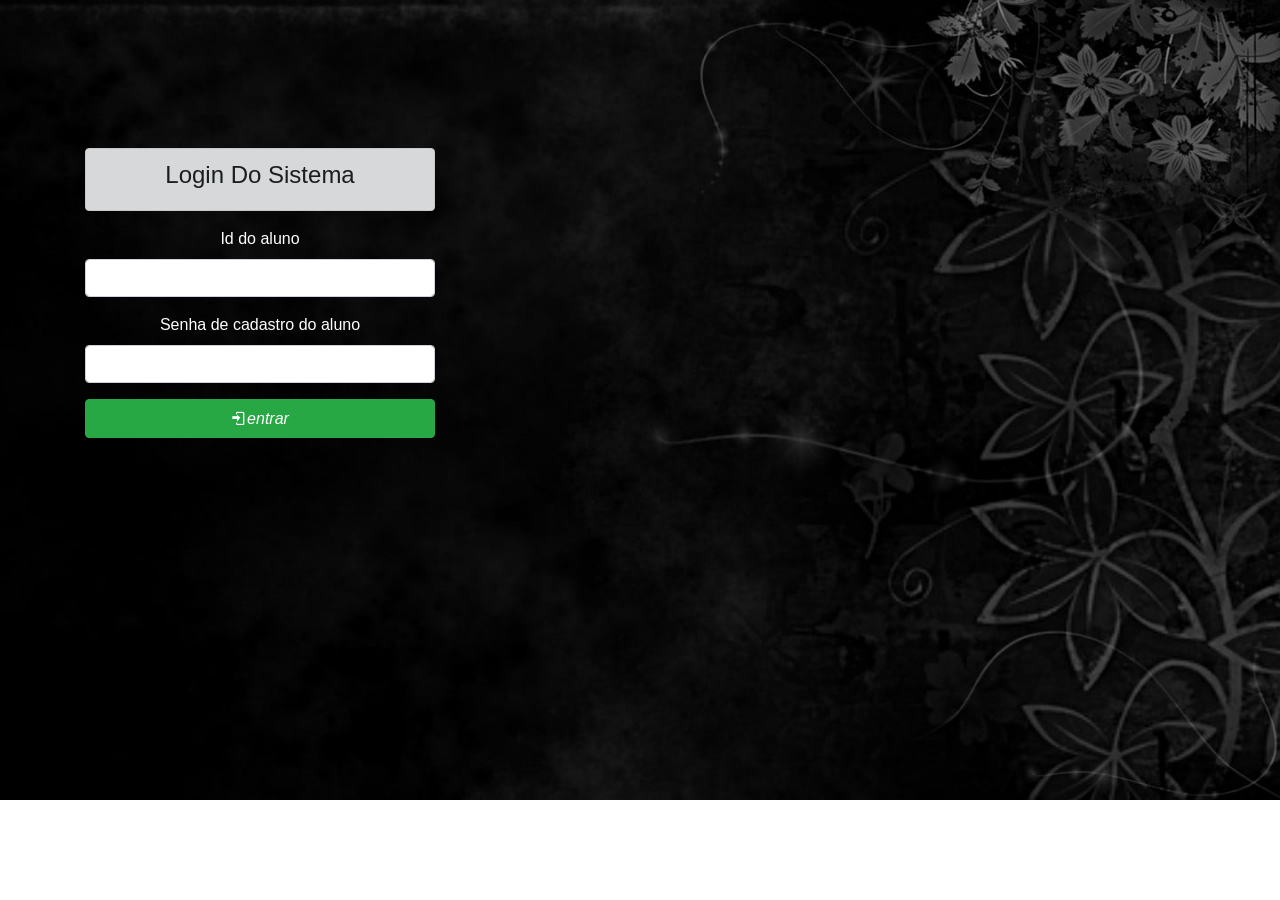
<file: index.html>
<!DOCTYPE html>
<html lang="pt-br">
<head>
    <meta charset="UTF-8">
    <meta name="viewport" content="width=device-width, initial-scale=1.0">
    <title>Gerenciador De Boletins</title>
    <link rel="shortcut icon" href="img/favicon.png" type="image/x-icon">
    <link rel="stylesheet" href="css/bootstrap.css">
    <link rel="stylesheet" href="libs/MaterialDesign-Webfont-master/css/materialdesignicons.css">
    <link rel="stylesheet" href="css/btns.css">
</head>
    <style>
        #form-login{
           text-align:center;
         
        }
        .container{
            margin-top: 100px;
        }
        .login{
            background-image: url('img/fundo4.jpg');
            background-repeat: no-repeat;
            background-size:100%;
            bottom: 0;
            color: black;
            left: 0;
            overflow: auto;
            padding: 3em;
            position: absolute;
            right: 0;
            text-align: center;
            top: 0;
        }
       
    </style>
    <body>
        <div class="login">
    <div class="container">
        <div class="row justify-content-left">
            <div class="col-12-sm-6 col-md-4">
                <div class="alert alert-dark nt-3">
                    <h4 class="text-center">
                        Login Do Sistema
                    </h4>
                </div>
                <form id="form-login">
                    <div class="form-group text-white">
                        <label>Id do aluno</label>
                        <input type="number" id="id" name="id" class="form-control">
                    </div>
                    <div class="form-group text-white">
                        <label>Senha de cadastro do aluno</label>
                        <input type="password" id="senha" name="senha" class="form-control">
                    </div>
                    <button class="btn btn-success btn-block btn-effects btn-bounce btn-login"><i class="mdi mdi-login">entrar</i></button>
                </form>
            </div>
        </div>
    </div>
</div>
    
   <script src="jquery-3.5.1.js"></script>
   <script src="js/bootstrap.js"></script>
   <script src="src/alunos/controle/login-alunos.js"></script>
</body>
</html>
</file>
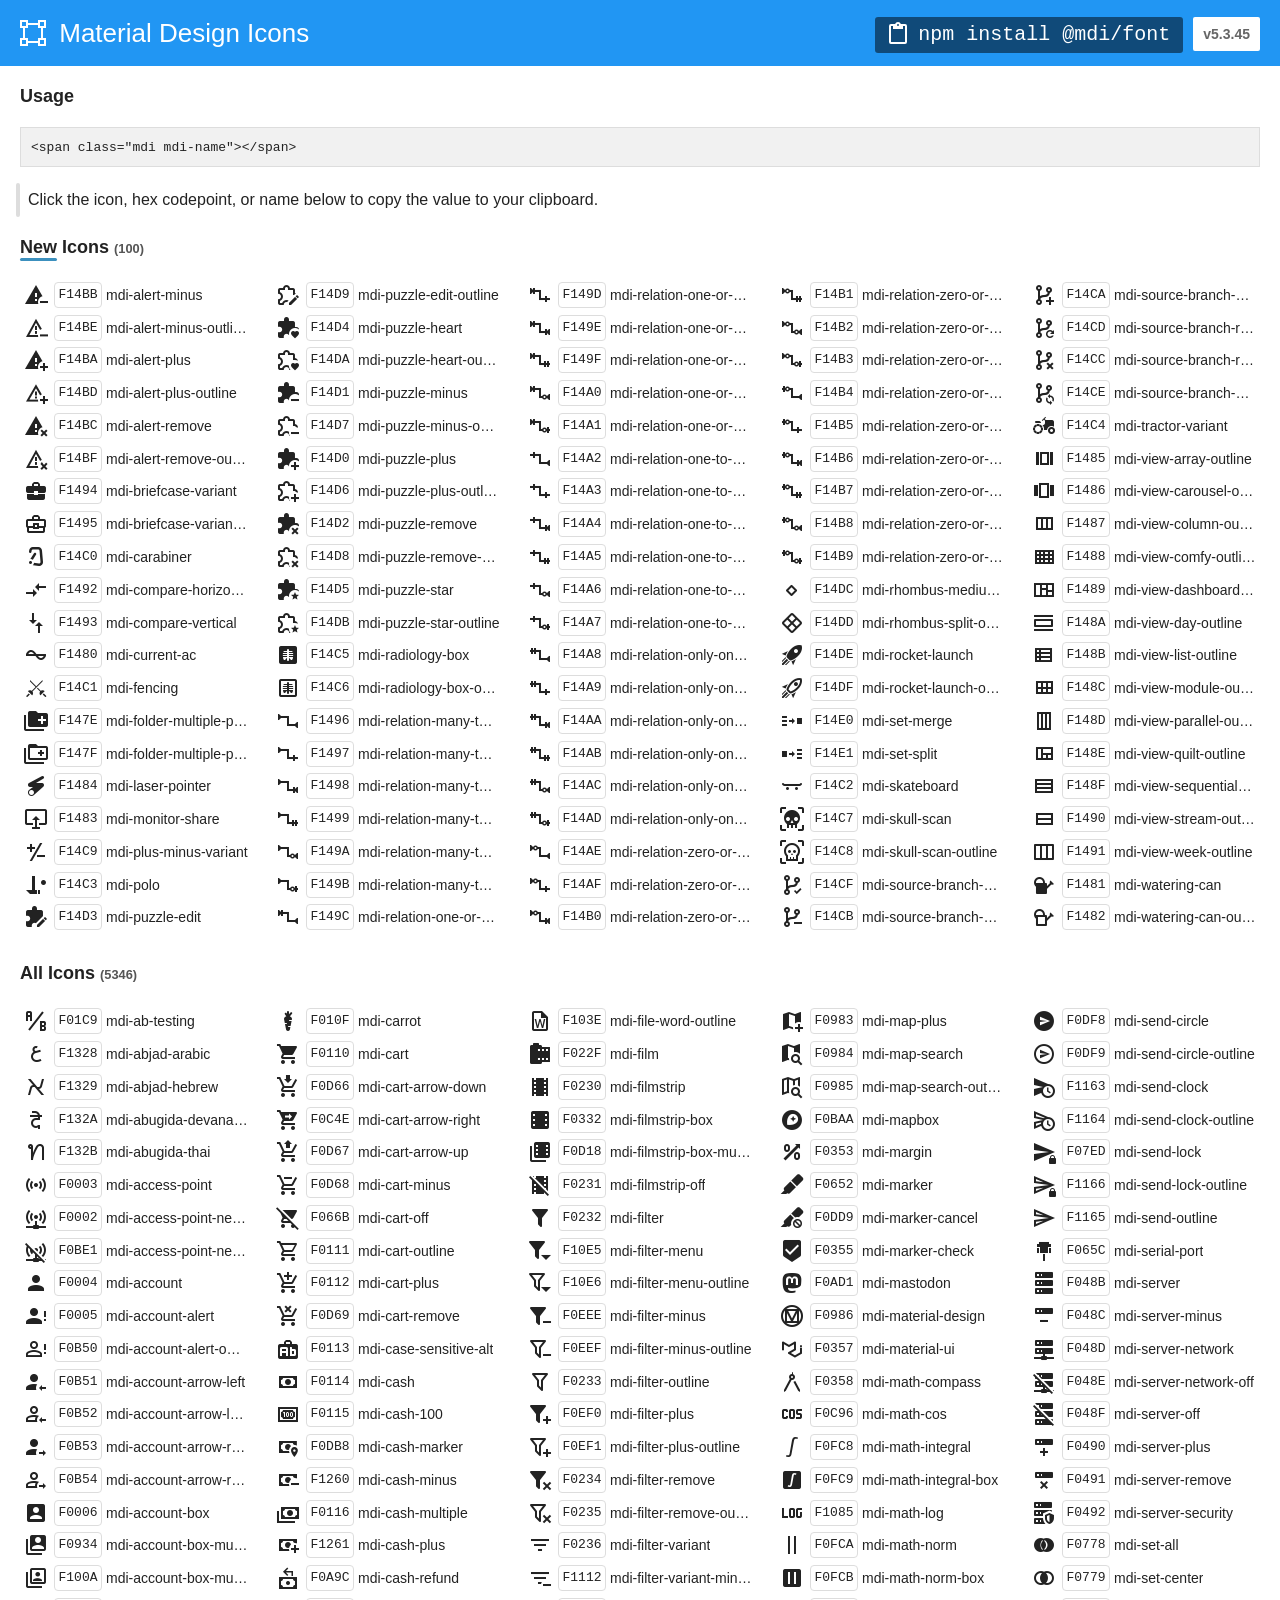
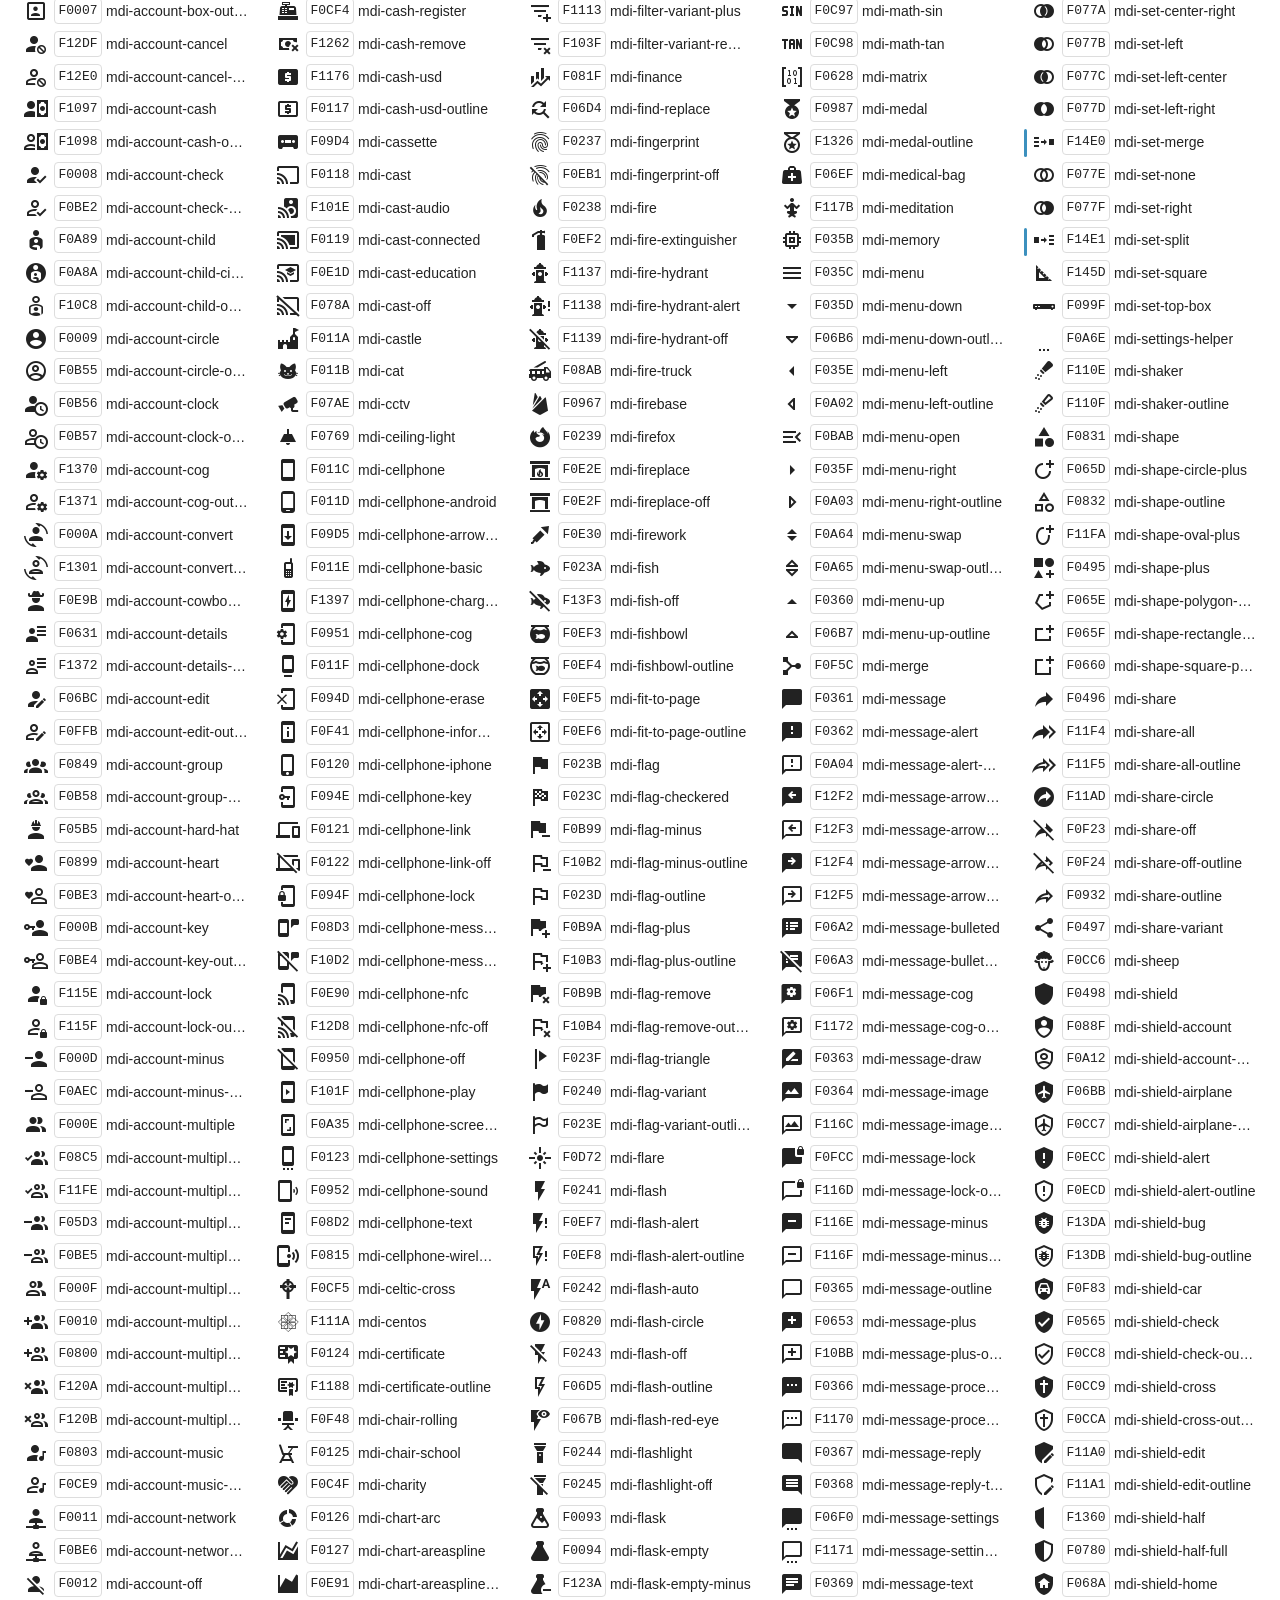
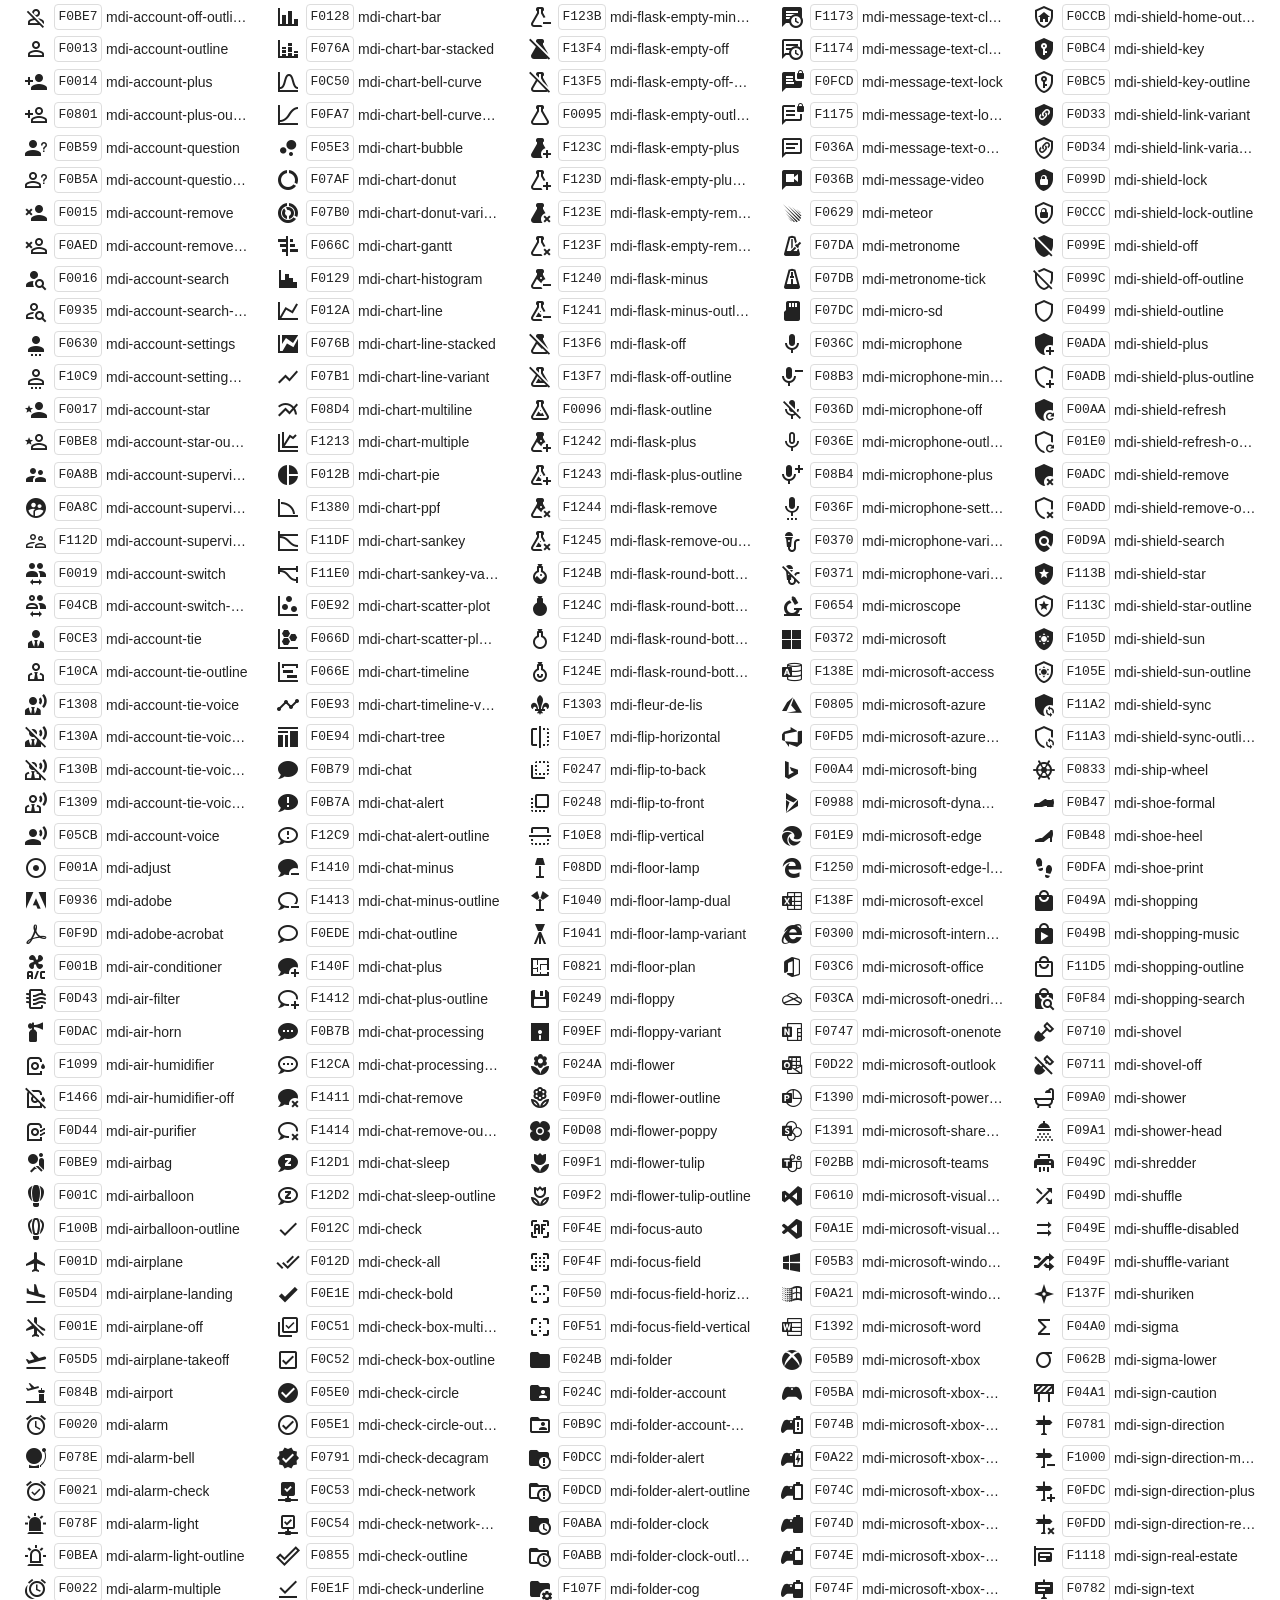
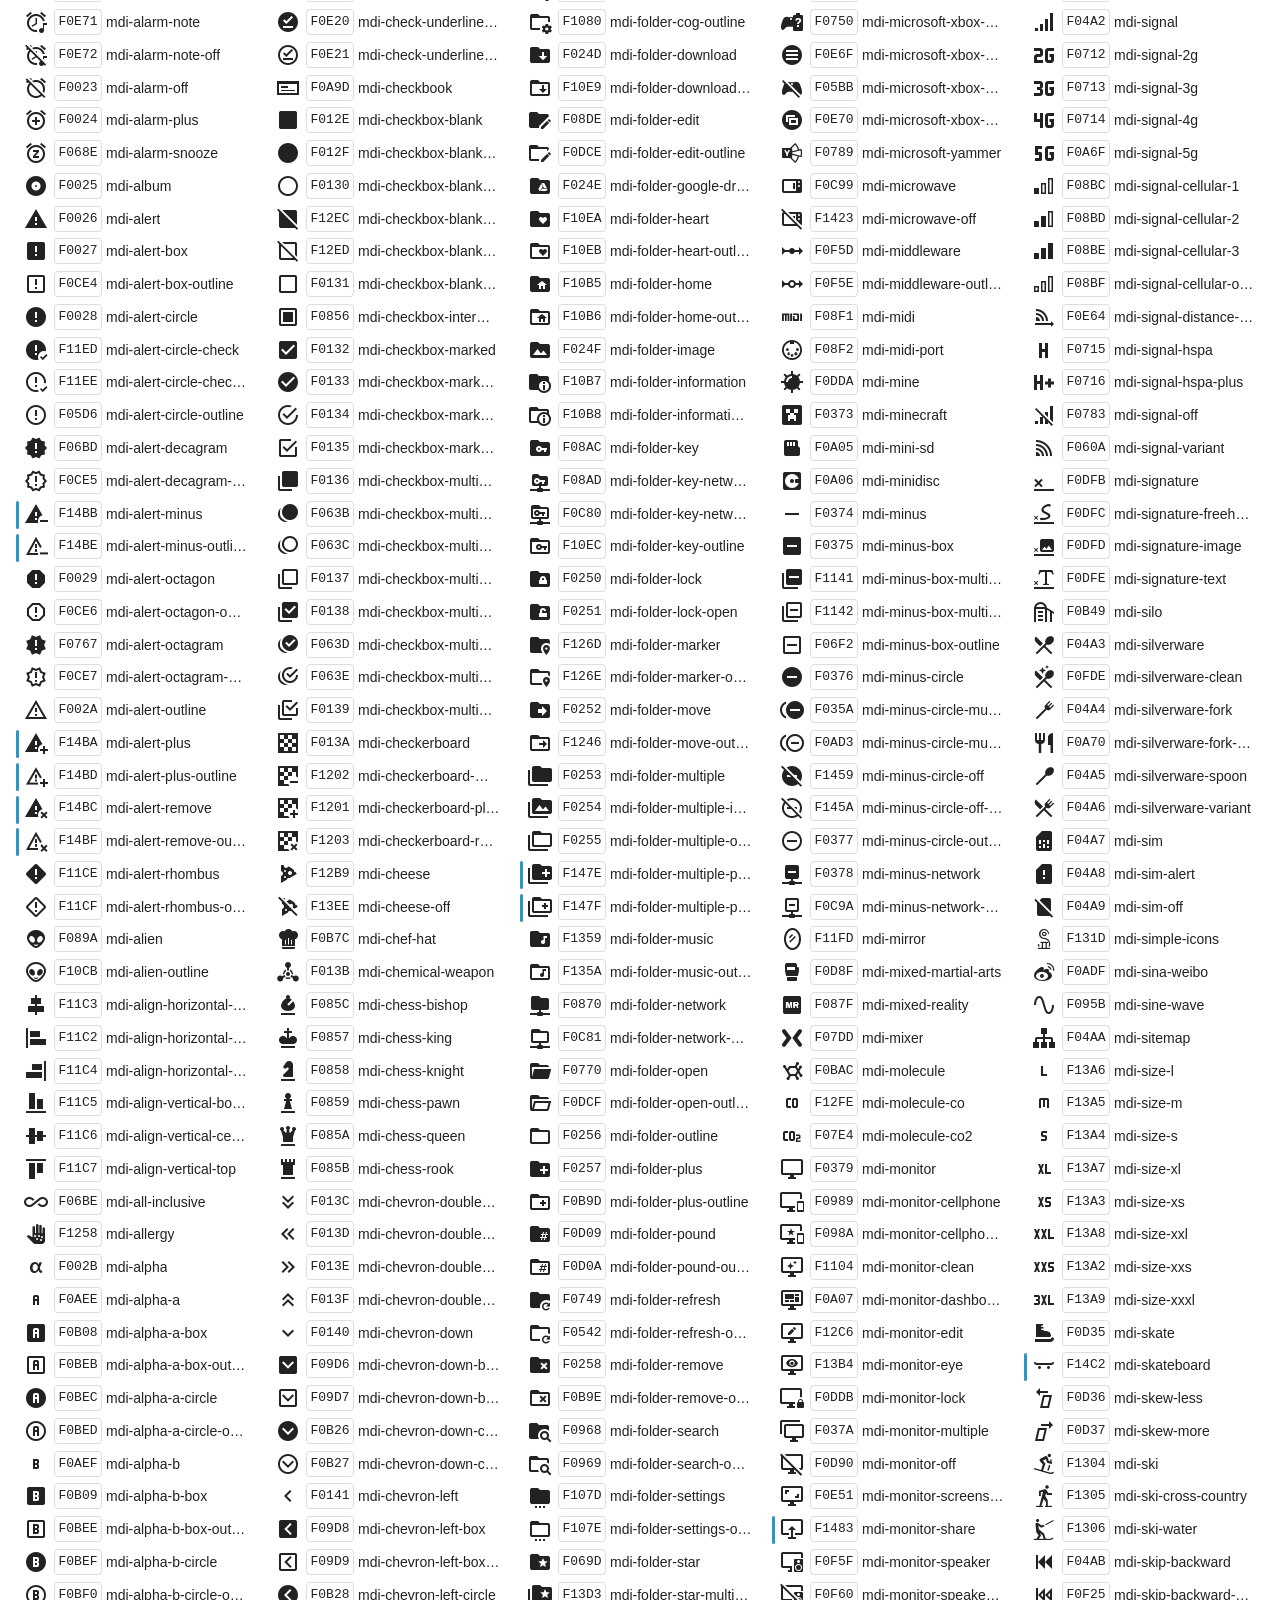
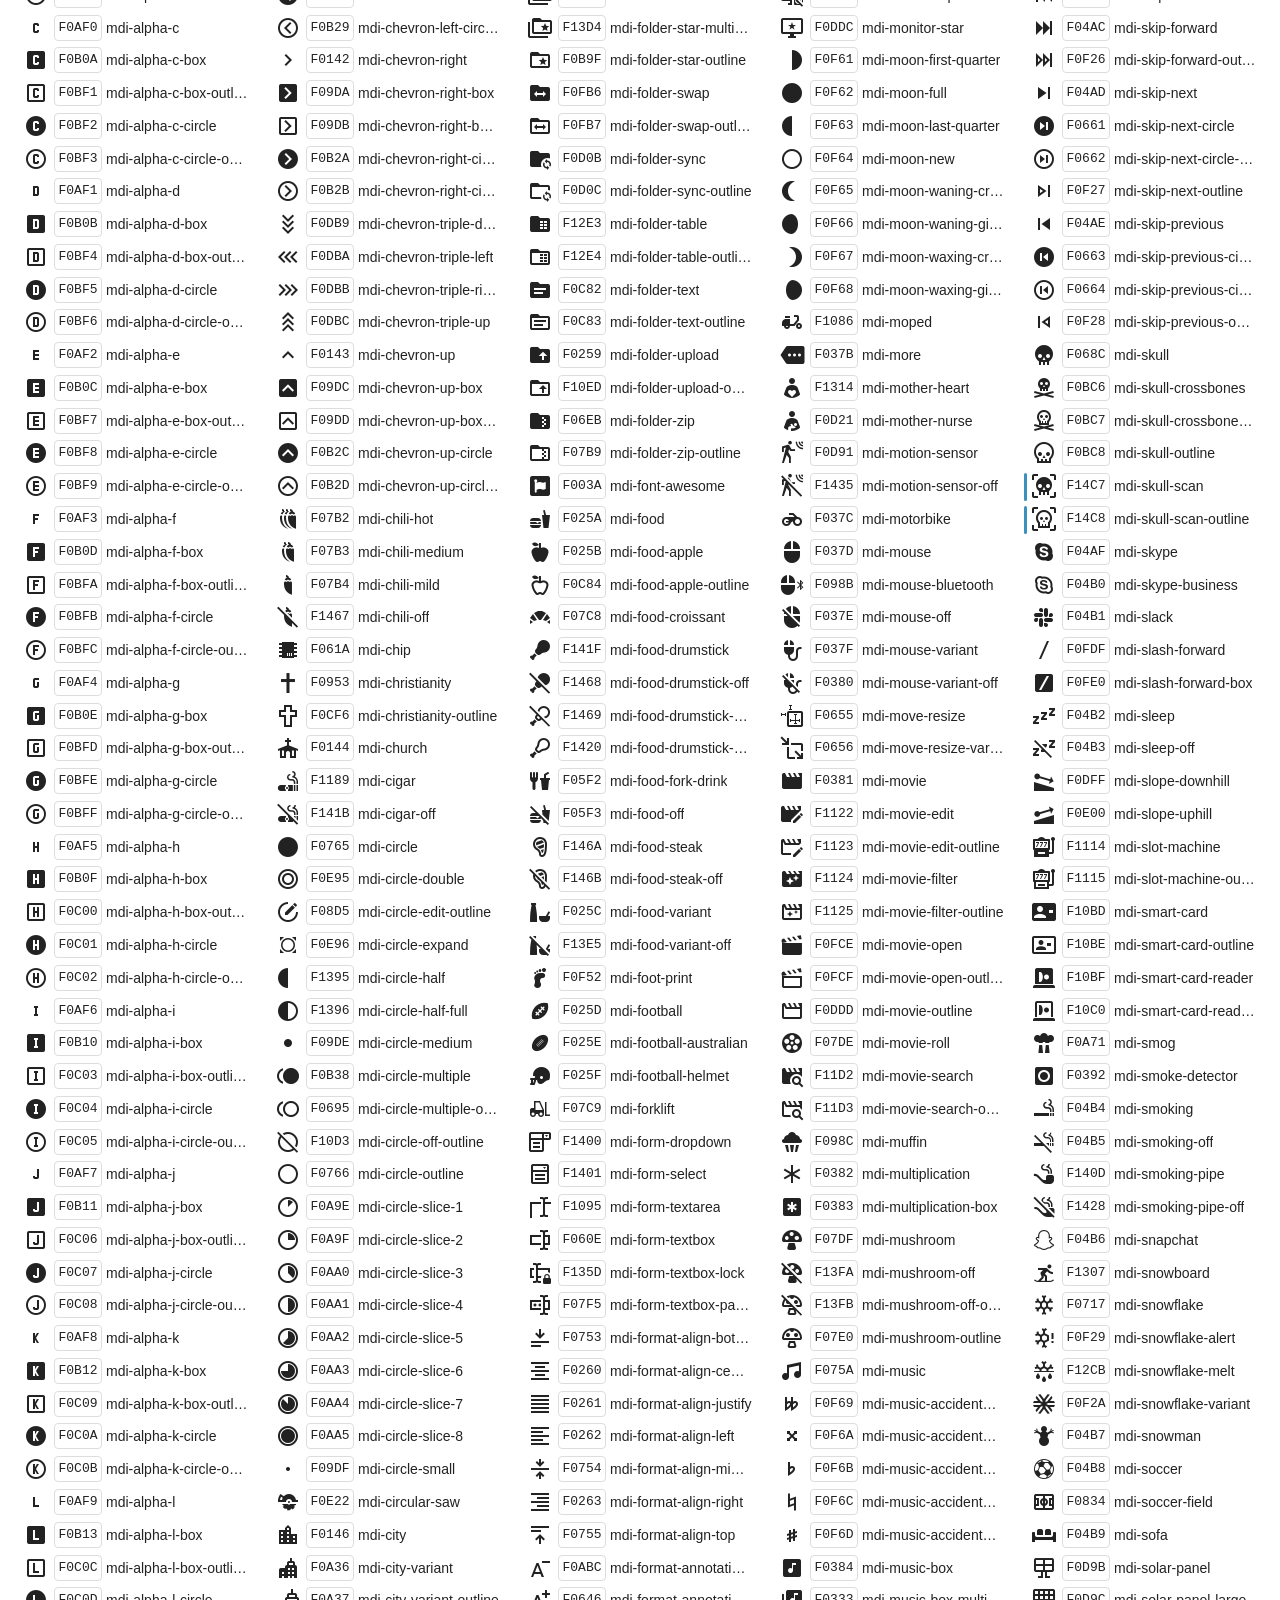
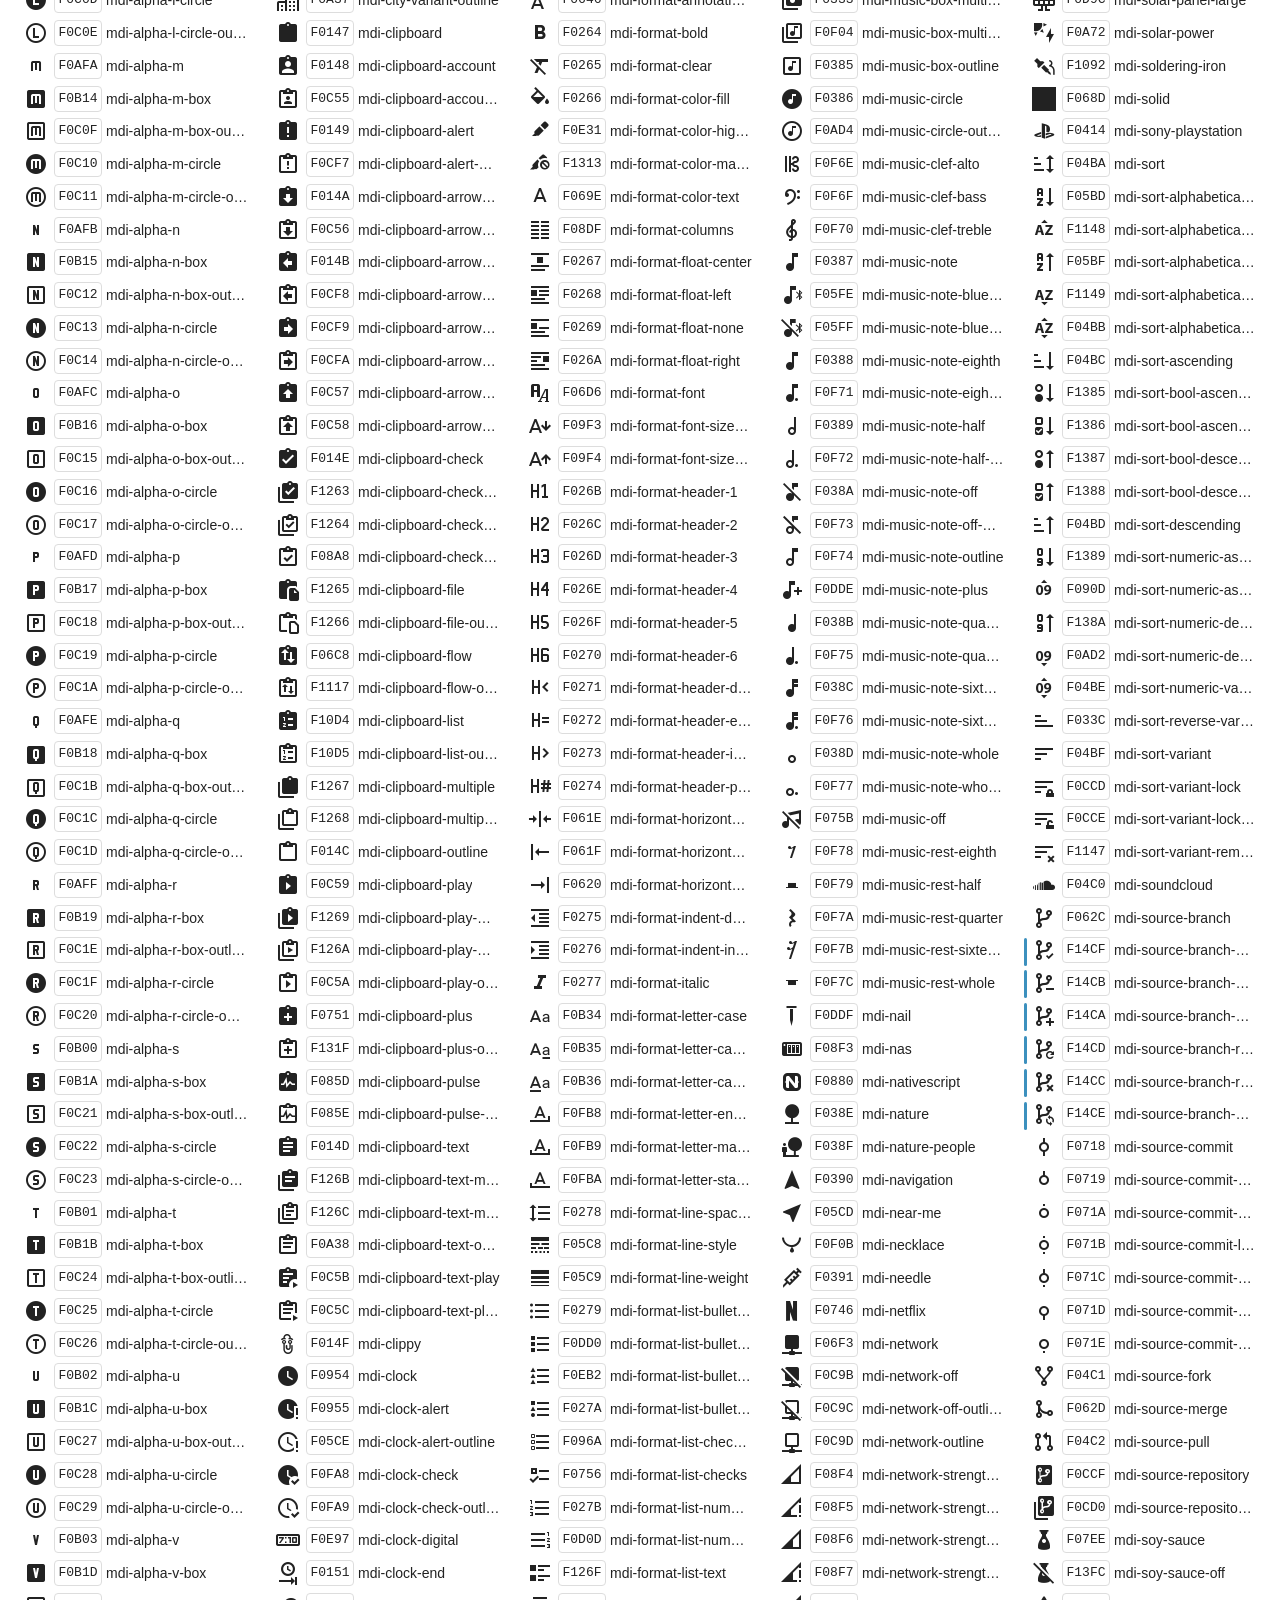
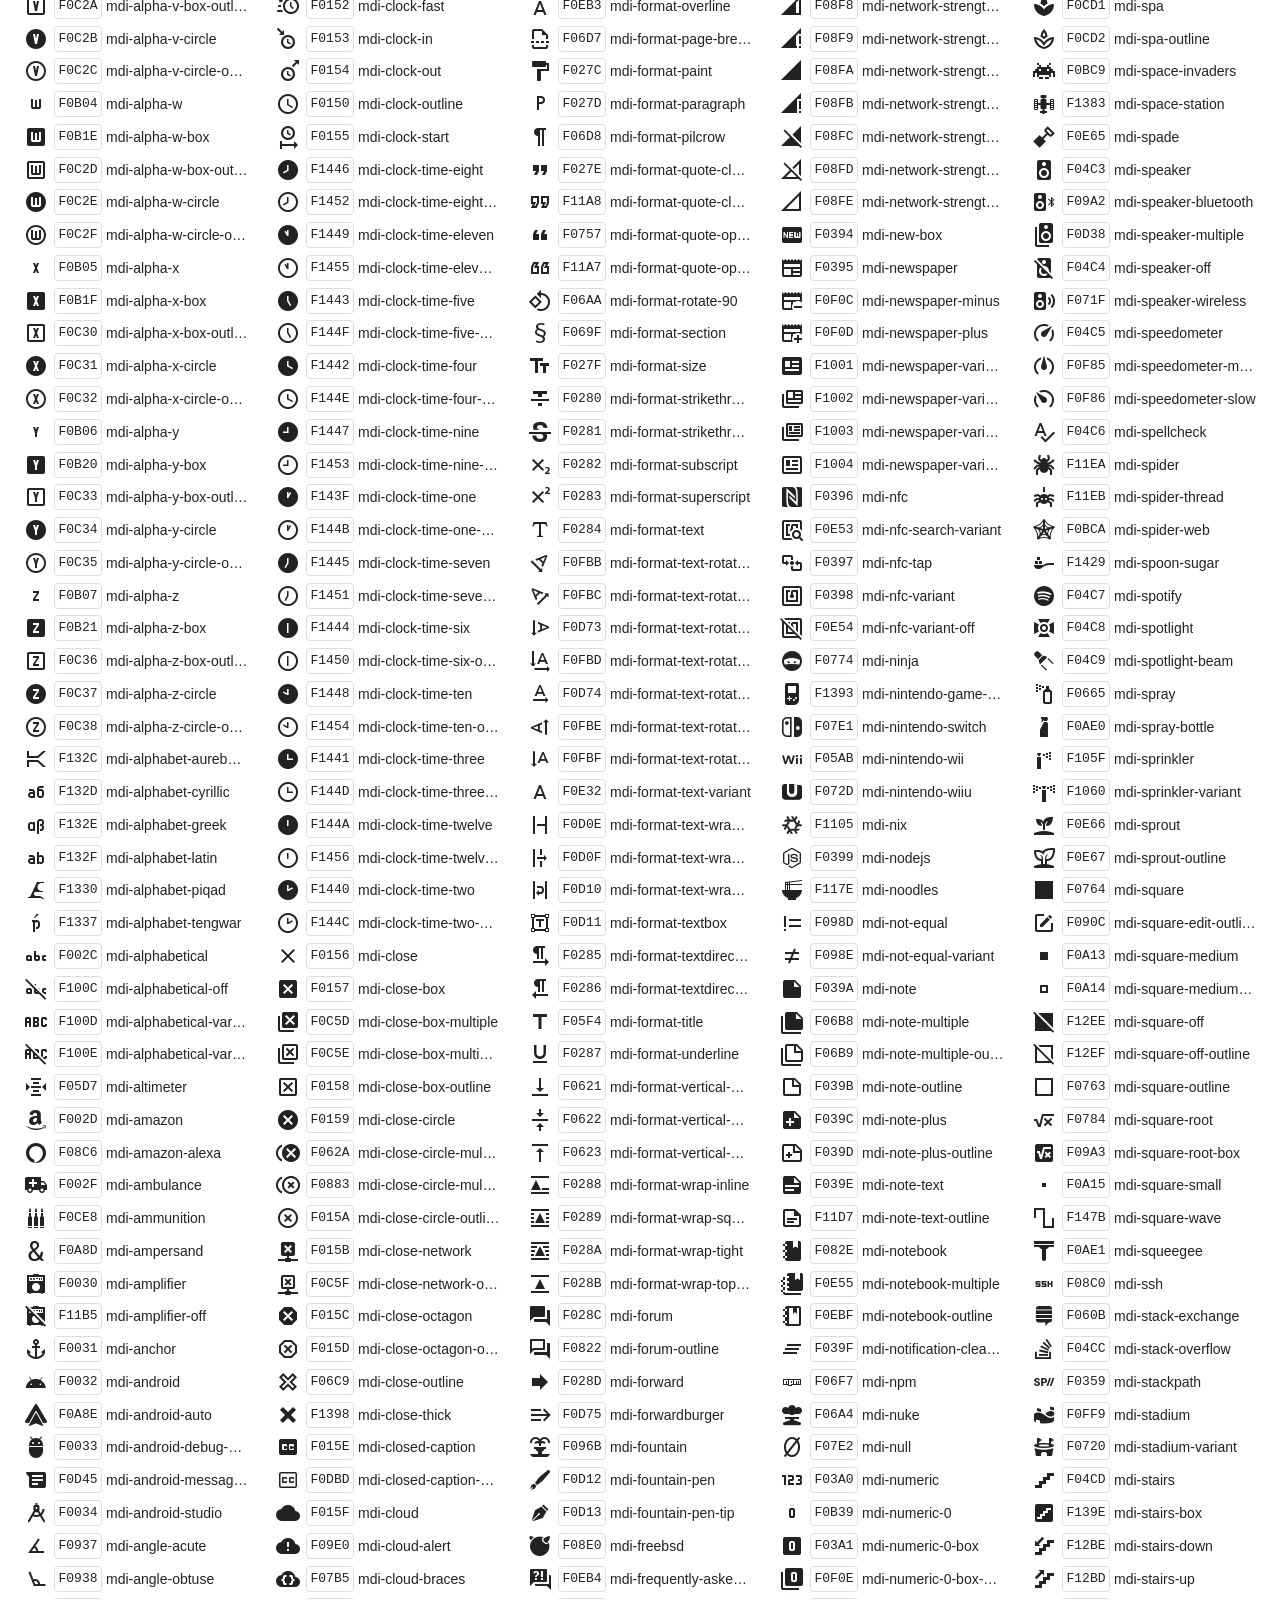
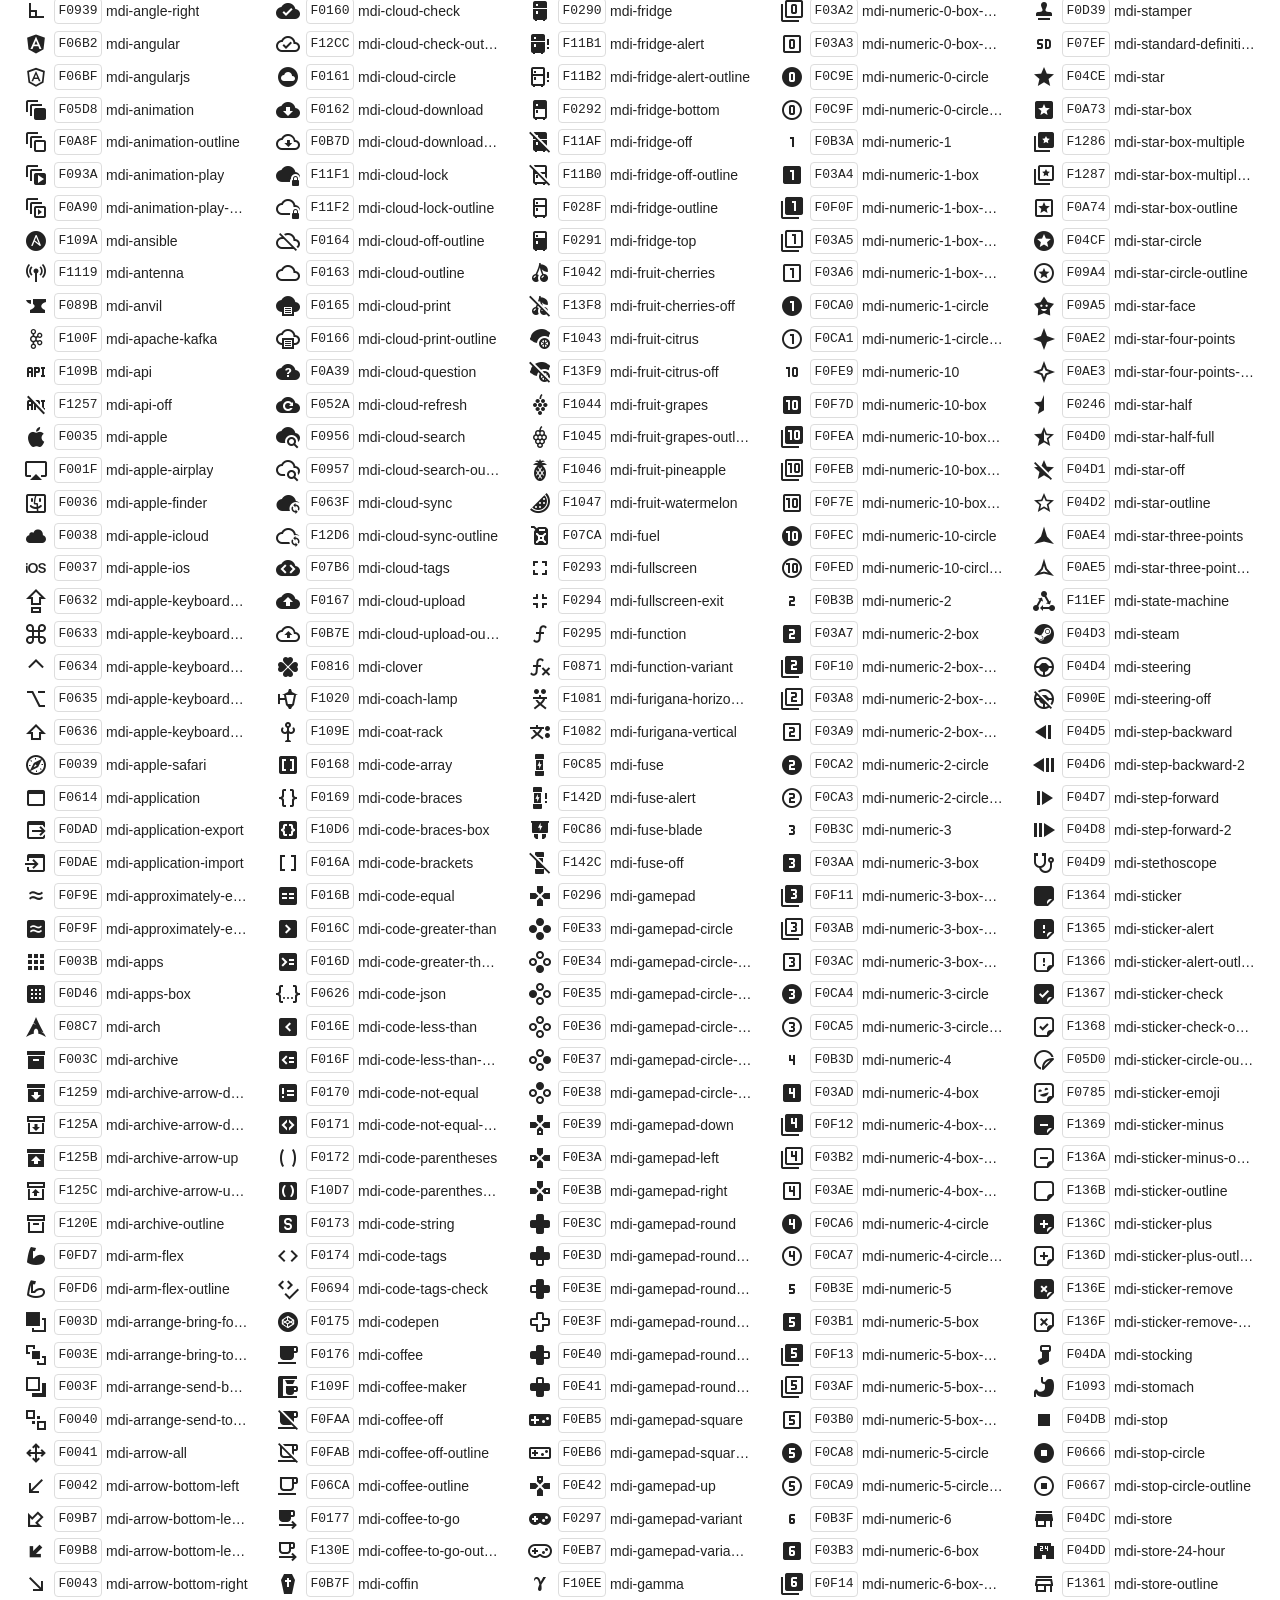
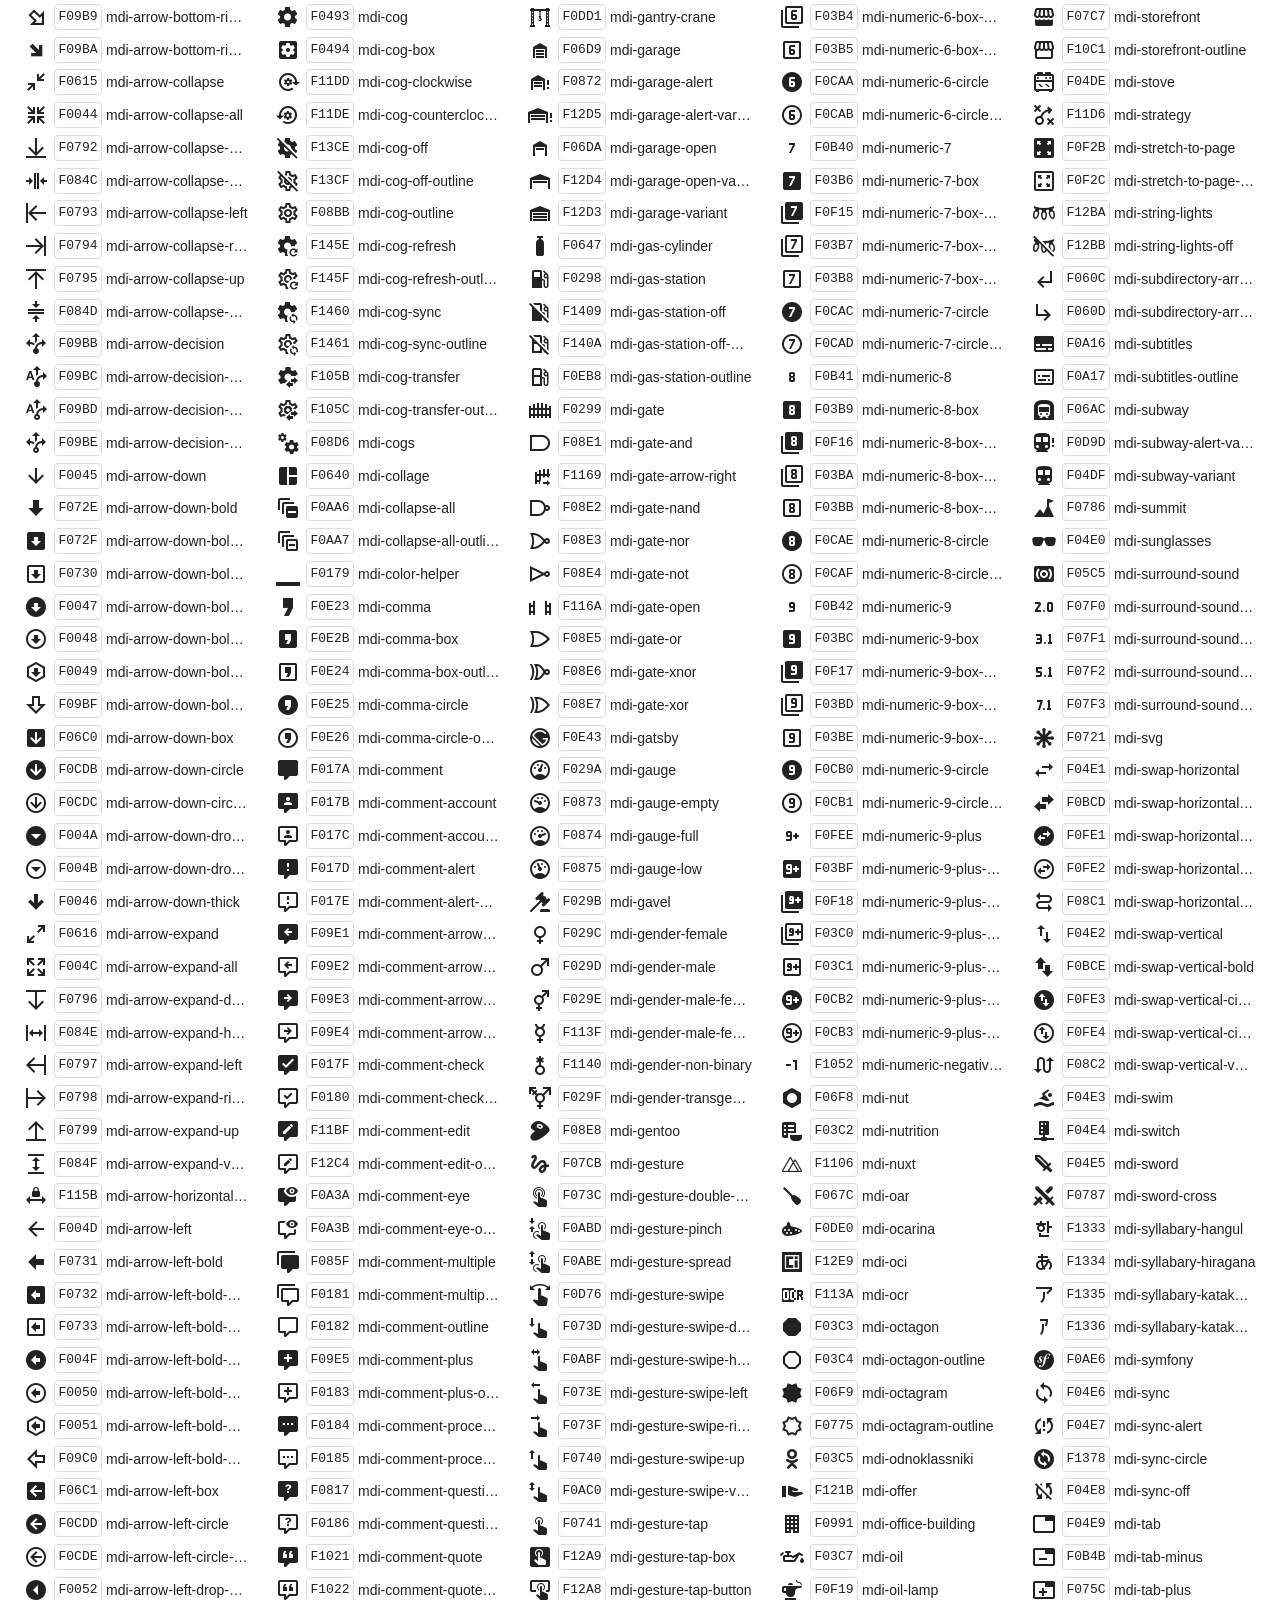
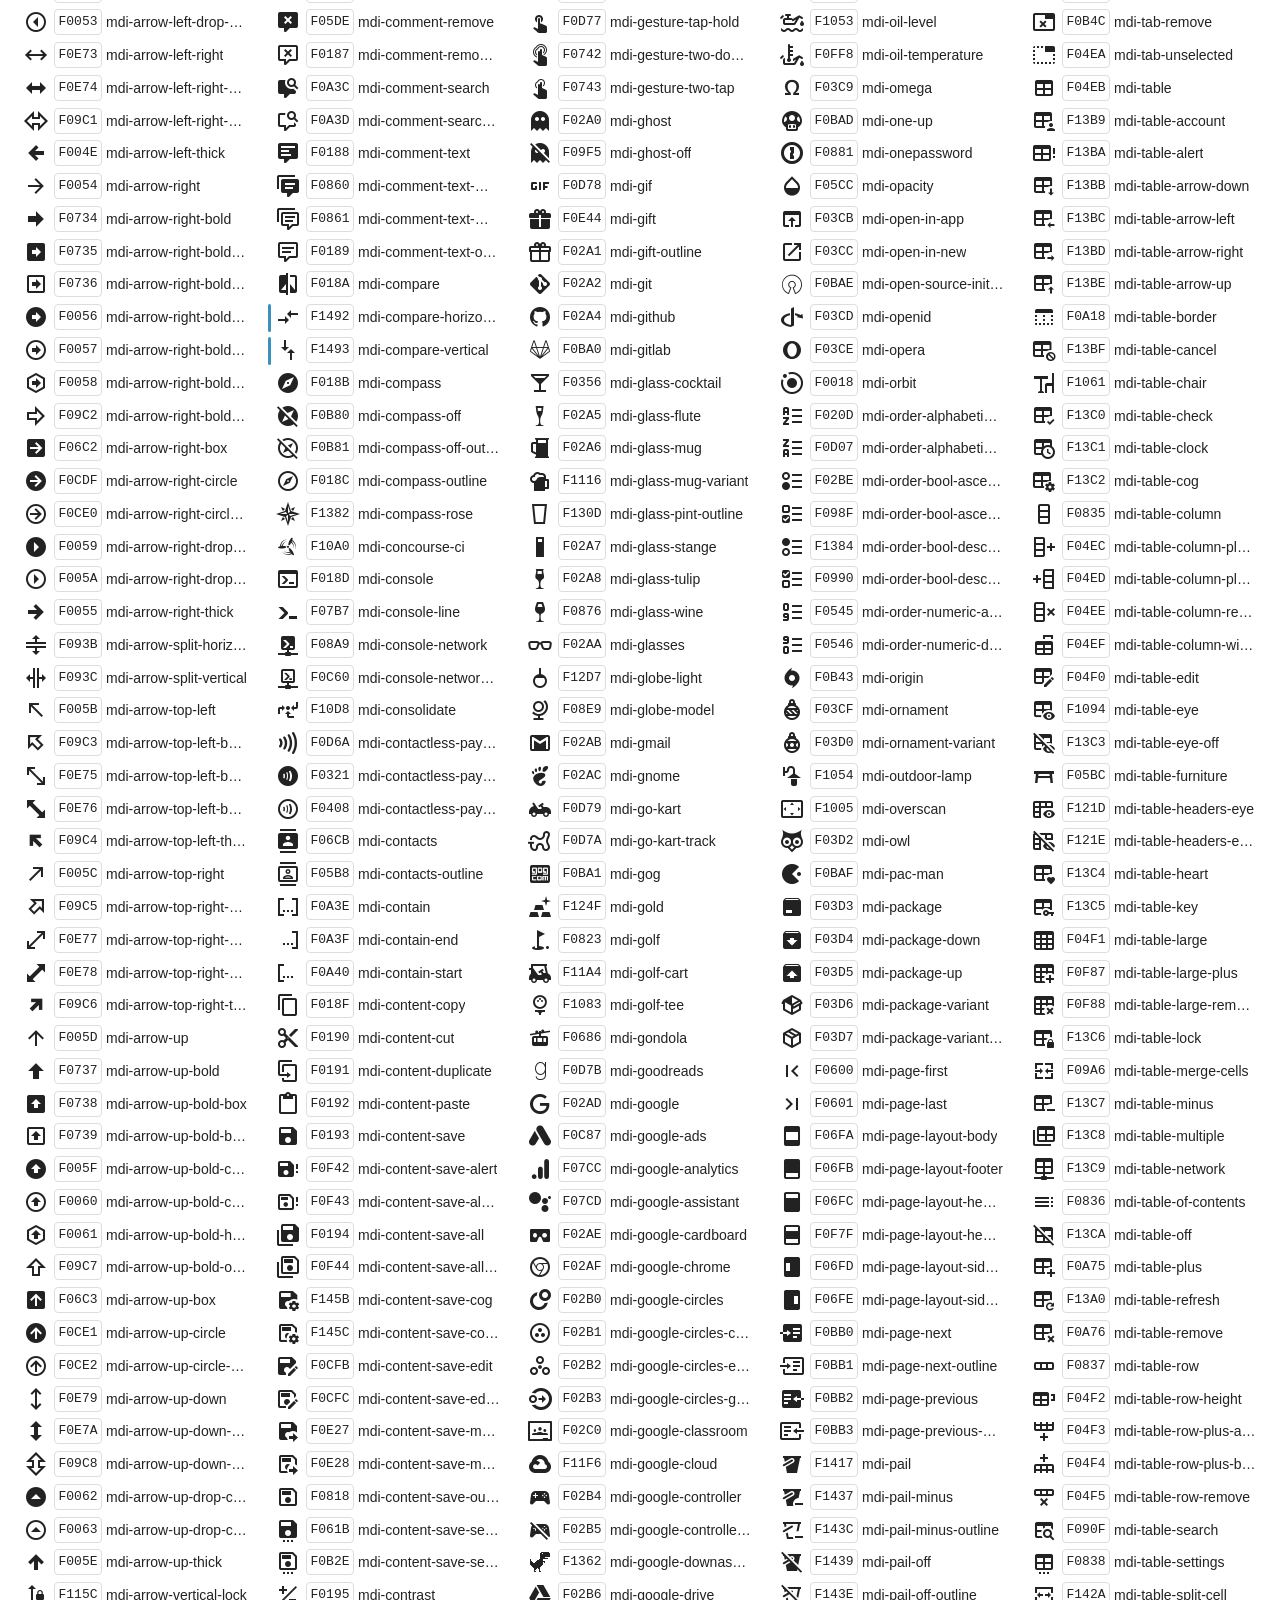
<file: MaterialDesign-Webfont-master/preview.html>
﻿<!doctype html>
<html lang="en">

<head>
    <meta charset="utf-8" />
    <meta name="google" content="notranslate">
    <title>Material Design Icons</title>
    <style>
        * {
            margin: 0;
            padding: 0;
        }

        body {
            margin: 0;
            padding: 0;
            background: #fff;
            color: #222;
        }

        h1,
        h2,
        h3,
        p,
        div,
        blockquote,
        footer {
            font-family: "Helvetica Neue", Arial, sans-serif;
        }

        h1 {
            padding: 20px 20px 16px 20px;
            font-size: 26px;
            line-height: 26px;
            font-weight: normal;
            color: #FFF;
            background-color: #2196F3;
        }

        h1 svg {
            vertical-align: middle;
            width: 26px;
            height: 26px;
            margin: 0 6px 4px 0;
        }

        h1 svg path {
            fill: #FFF;
        }

        h1 .version {
            font-size: 14px;
            background: #FFF;
            padding: 4px 10px;
            float: right;
            border-radius: 2px;
            margin: -3px 0 0 0;
            color: #666;
            font-weight: bold;
        }

        h1 .version::before {
            content: 'v';
        }

        h1 code {
            font-size: 20px;
            background: rgba(0, 0, 0, 0.5);
            padding: 4px 12px;
            border-radius: 3px;
            float: right;
            margin: -3px 10px 0 0;
            border: 1px solid transparent;
            cursor: pointer;
        }

        h1 code:hover {
            border: 1px solid #FFF;
        }

        h1 code svg {
            width: 24px;
            height: 24px;
            margin: -1px -4px 0 -2px
        }

        h2 {
            font-size: 18px;
            padding: 20px;
        }

        h2 small {
            color: #555;
            font-size: 0.8rem;
        }

        h2 small::before {
            content: '(';
        }

        h2 small::after {
            content: ')';
        }

        h2 span {
            position: relative;
        }

        h2.newicons span::before {
            position: absolute;
            content: ' ';
            width: 100%;
            height: 0.2rem;
            bottom: -0.25rem;
            background: #3C90BE;
            border-radius: 0.1rem;
        }

        h2.deprecatedicons span::before {
            position: absolute;
            content: ' ';
            width: 100%;
            height: 0.2rem;
            bottom: -0.25rem;
            background: #BE3C3C;
            border-radius: 0.1rem;
        }

        h3 {
            font-size: 14px;
            padding: 10px 20px 0 20px;
            font-weight: bold;
        }

        p {
            padding: 10px 20px;
        }

        p code {
            display: inline-block;
            vertical-align: middle;
            background: #F1F1F1;
            padding: 3px 5px;
            border-radius: 3px;
            border: 1px solid #DDD;
        }

        p i.mdi {
            vertical-align: middle;
            border-radius: 4px;
            display: inline-block;
        }

        p i.mdi.dark-demo {
            background: #333;
        }

        p.note {
            color: #999;
            font-size: 14px;
            padding: 0 20px 5px 20px;
        }

        p.deprecated {
            margin: -0.5rem 0 0.25rem 0;
        }

        p.extras {
            margin-top: -0.5rem;
        }

        div.icons {
            padding: 0 20px 10px 20px;
            -webkit-column-count: 5;
            -moz-column-count: 5;
            column-count: 5;
            -webkit-column-gap: 20px;
            -moz-column-gap: 20px;
            column-gap: 20px;
        }

        div.icons div {
            line-height: 2em;
        }

        div.icons div span {
            cursor: pointer;
            font-size: 14px;
            text-overflow: ellipsis;
            display: inline-block;
            max-width: calc(100% - 90px);
            overflow: hidden;
            vertical-align: middle;
            white-space: nowrap;
        }

        div.icons div code:hover,
        div.icons div span:hover,
        div.icons div i:hover {
            color: #3c90be;
        }

        div.icons div code:hover {
            border-color: #3c90be;
        }

        div.icons div code {
            border: 1px solid #DDD;
            width: 46px;
            margin-left: 2px;
            margin-right: 4px;
            border-radius: 4px;
            display: inline-block;
            vertical-align: middle;
            text-align: center;
            line-height: 24px;
            cursor: pointer;
        }

        div.icons div i {
            display: inline-block;
            width: 32px;
            height: 24px;
            text-align: center;
            vertical-align: middle;
            cursor: pointer;
            line-height: 24px;
        }

        div.icons .mdi::before {
            font-size: 24px;
        }

        div.icons div.new::before {
            content: ' ';
            width: 0.2rem;
            height: 1.75rem;
            position: absolute;
            margin-top: 0.25rem;
            margin-left: -0.25rem;
            background: #3C90BE;
            border-radius: 0.1rem;
        }

        div.icons div.deprecated::before {
            content: ' ';
            width: 0.2rem;
            height: 1.75rem;
            position: absolute;
            margin-top: 0.25rem;
            margin-left: -0.25rem;
            background: #BE3C3C;
            border-radius: 0.1rem;
        }

        pre {
            margin: 0 20px;
            font-family: Consolas, monospace;
            padding: 10px;
            border: 1px solid #DDD;
            background: #F1F1F1;
        }

        blockquote {
            position: relative;
            margin: 1rem 1rem 0 1rem;
            padding: 0.5rem 0.5rem 0.5rem 0.75rem;
        }

        blockquote.note::before {
            content: ' ';
            width: 0.25rem;
            height: 100%;
            background: #DDD;
            position: absolute;
            border-radius: 0.25rem;
            top: 0;
            left: 0;
        }

        blockquote.deprecated::before {
            content: ' ';
            width: 0.25rem;
            height: 100%;
            background: #BE3C3C;
            position: absolute;
            border-radius: 0.25rem;
            top: 0;
            left: 0;
        }

        div.copied {
            position: fixed;
            top: 100px;
            left: 50%;
            width: 200px;
            text-align: center;
            color: #3c763d;
            background-color: #dff0d8;
            border: 1px solid #d6e9c6;
            padding: 10px 15px;
            border-radius: 4px;
            margin-left: -100px;
            box-shadow: 0 0 10px rgba(0, 0, 0, 0.2);
        }

        div.examples {
            display: flex;
            flex-wrap: wrap;
            margin: 0.5rem 1.25rem;
        }

        div.examples > div {
            display: flex;
            margin-right: 0.5rem;
            margin-bottom: 0.5rem;
        }

        div.examples > div > div:first-child {
            display: flex;
            padding: 0.5rem;
            border-radius: 0.25rem;
            box-shadow: 0 0 0.25rem rgba(0, 0, 0, 0.4);
            background: #FFF;
            z-index: 1;
            align-items: center;
            justify-content: center;
        }

        div.examples > div > div:first-child + div {
            display: flex;
            margin-left: -0.25rem;
            padding: 0.5rem 0.75rem 0.5rem 1rem;
            background: #222;
            border-radius: 0 0.25rem 0.25rem 0;
        }

        div.examples > div > div:first-child + div > code {
            color: #FFF;
            align-self: center;
        }

        div.examples > div > div.dark:first-child {
            background: #444;
        }

        div.examples i {
            display: flex;
        }

        div.examples-size > div > div:first-child {
            min-width: 3rem;
        }

        footer {
            display: flex;
            padding: 20px;
            color: #666;
            border-top: 1px solid #DDD;
            background: #F1F1F1;
        }

        footer > div:first-child {
            flex: 1;
        }

        footer > div:last-child {
            text-align: right;
        }

        footer a {
            color: #e91e63;
            text-decoration: none;
        }

        footer a:hover {
            text-decoration: underline;
        }
    </style>
    <link href="css/materialdesignicons.min.css" media="all" rel="stylesheet" type="text/css" />
</head>

<body>
    <h1>
        <svg>
            <path d="M0,0H8V3H18V0H26V8H23V18H26V26H18V23H8V21H18V18H21V8H18V5H8V8H5V18H8V26H0V18H3V8H0V0M2,2V6H6V2H2M2,20V24H6V20H2M20,2V6H24V2H20M20,20V24H24V20H20Z"></path>
        </svg>
        Material Design Icons
        <span class="version">5.3.45</span>
        <code id="npm" title="Copy to Clipboard">
            <svg viewBox="0 0 24 24">
                <path d="M19,20H5V4H7V7H17V4H19M12,2A1,1 0 0,1 13,3A1,1 0 0,1 12,4A1,1 0 0,1 11,3A1,1 0 0,1 12,2M19,2H14.82C14.4,0.84 13.3,0 12,0C10.7,0 9.6,0.84 9.18,2H5A2,2 0 0,0 3,4V20A2,2 0 0,0 5,22H19A2,2 0 0,0 21,20V4A2,2 0 0,0 19,2Z" />
            </svg>
            npm install @mdi/font
        </code>
    </h1>

    <h2 class="usage">Usage</h2>
    <pre><code>&lt;span class=&quot;mdi mdi-<span id="name">name</span>&quot;&gt;&lt;/span&gt;</code></pre>

    <blockquote class="note">
        Click the icon, hex codepoint, or name below to copy the value to your clipboard.
    </blockquote>

    <h2 class="newicons"><span>New</span> Icons <small id="newIconsCount">-</small></h2>
    <div class="icons" id="newIcons"></div>

    <h2 class="icons">All Icons <small id="iconsCount">-</small></h2>
    <div class="icons" id="icons"></div>

    <h2 class="deprecatedicons"><span>Deprecated</span> Icons <small id="deprecatedIconsCount">-</small></h2>
    <p class="deprecated" id="deprecated">
        Deprecated icons will be removed in a future major release.
    </p>
    <div class="icons" id="deprecatedIcons"></div>

    <h2 class="extras">Extras</h2>

    <p class="extras">The helper CSS classes are listed below.</p>

    <section>
        <h3>Size</h3>

        <div class="examples examples-size">
            <div>
                <div>
                    <i class="mdi mdi-18px mdi-account"></i>
                </div>
                <div>
                    <code>mdi-18px</code>
                </div>
            </div>
            <div>
                <div>
                    <i class="mdi mdi-24px mdi-account"></i>
                </div>
                <div>
                    <code>mdi-24px</code>
                </div>
            </div>
            <div>
                <div>
                    <i class="mdi mdi-36px mdi-account"></i>
                </div>
                <div>
                    <code>mdi-36px</code>
                </div>
            </div>
            <div>
                <div>
                    <i class="mdi mdi-48px mdi-account"></i>
                </div>
                <div>
                    <code>mdi-48px</code>
                </div>
            </div>
        </div>
    </section>

    <h3>Rotate</h3>

    <div class="examples">
        <div>
            <div>
                <i class="mdi mdi-36px mdi-account"></i>
            </div>
        </div>
        <div>
            <div>
                <i class="mdi mdi-36px mdi-rotate-45 mdi-account"></i>
            </div>
            <div>
                <code>mdi-rotate-45</code> 
            </div>
        </div>
        <div>
            <div>
                <i class="mdi mdi-36px mdi-rotate-90 mdi-account"></i>
            </div>
            <div>
                <code>mdi-rotate-90</code>
            </div>
        </div>
        <div>
            <div>
                <i class="mdi mdi-36px mdi-rotate-135 mdi-account"></i>
            </div>
            <div>
                <code>mdi-rotate-135</code>
            </div>
        </div>
        <div>
            <div>
                <i class="mdi mdi-36px mdi-rotate-180 mdi-account"></i>
            </div>
            <div>
                <code>mdi-rotate-180</code>
            </div>
        </div>
        <div>
            <div>
                <i class="mdi mdi-36px mdi-rotate-225 mdi-account"></i>
            </div>
            <div>
                <code>mdi-rotate-225</code>
            </div>
        </div>
        <div>
            <div>
                <i class="mdi mdi-36px mdi-rotate-270 mdi-account"></i>
            </div>
            <div>
                <code>mdi-rotate-270</code>
            </div>
        </div>
        <div>
            <div>
                <i class="mdi mdi-36px mdi-rotate-315 mdi-account"></i>
            </div>
            <div>
                <code>mdi-rotate-315</code> 
            </div>
        </div>
    </div>

    <h3>Flip</h3>

    <div class="examples">
        <div>
            <div>
                <i class="mdi mdi-36px mdi-account-alert"></i>
            </div>
        </div>
        <div>
            <div>
                <i class="mdi mdi-36px mdi-flip-h mdi-account-alert"></i>
            </div>
            <div>
                <code>mdi-flip-h</code> 
            </div>
        </div>
        <div>
            <div>
                <i class="mdi mdi-36px mdi-flip-v mdi-account-alert"></i>
            </div>
            <div>
                <code>mdi-flip-v</code> 
            </div>
        </div>
    </div>

    <p class="note"><strong>Note:</strong> We do not include the ability to use <code>mdi-flip-*</code> and
        <code>mdi-rotate-*</code> at the same time.</p>

    <h3>Spin</h3>

    <div class="examples">
        <div>
            <div>
                <i class="mdi mdi-36px mdi-spin mdi-loading"></i>
            </div>
            <div>
                <code>mdi-spin</code>
            </div>
        </div>
        <div>
            <div>
                <i class="mdi mdi-36px mdi-spin mdi-star"></i>
            </div>
            <div>
                <code>mdi-spin</code>
            </div>
        </div>
    </div>

    <h3>Color</h3>

    <div class="examples">
        <div>
            <div class="dark">
                <i class="mdi mdi-36px mdi-light mdi-account dark-demo"></i>
            </div>
            <div>
                <code>mdi-light</code>
            </div>
        </div>
        <div>
            <div class="dark">
                <i class="mdi mdi-36px mdi-light mdi-inactive mdi-account dark-demo"></i>
            </div>
            <div>
                <code>mdi-light mdi-inactive</code>
            </div>
        </div>
        <div>
            <div>
                <i class="mdi mdi-36px mdi-dark mdi-account"></i>
            </div>
            <div>
                <code>mdi-dark</code>
            </div>
        </div>
        <div>
            <div>
                <i class="mdi mdi-36px mdi-dark mdi-inactive mdi-account"></i>
            </div>
            <div>
                <code>mdi-dark mdi-inactive</code> 
            </div>
        </div>
    </div>

    <footer>
        <div>
            Generated with <a href="https://npmjs.com/package/@mdi/font-build">@mdi/font-build</a>
            by <a href="http://MaterialDesignIcons.com/">MaterialDesignIcons.com</a>.
        </div>
        <div>
            <a href="https://www.npmjs.com/org/mdi" target="_blank">NPM @mdi Organization</a>
        </div>
    </footer>

    <script type="text/javascript">
        function isNew(icon) {
            return icon.version === '5.3.45';
        }
        function isDeprecated(icon) {
            return typeof icon.deprecated == 'undefined'
                ? false
                : icon.deprecated;
        }
        function copyText(text) {
            var copyFrom = document.createElement('textarea');
            copyFrom.setAttribute("style", "position:fixed;opacity:0;top:100px;left:100px;");
            copyFrom.value = text;
            document.body.appendChild(copyFrom);
            copyFrom.select();
            document.execCommand('copy');
            var copied = document.createElement('div');
            copied.setAttribute('class', 'copied');
            copied.appendChild(document.createTextNode('Copied to Clipboard'));
            document.body.appendChild(copied);
            setTimeout(function () {
                document.body.removeChild(copyFrom);
                document.body.removeChild(copied);
            }, 1500);
        };
        function getIconItem(icon, isNewIcon, isDeprecatedIcon) {
            var div = document.createElement('div'),
                i = document.createElement('i');
            i.className = 'mdi mdi-' + icon.name;
            div.appendChild(i);
            var code = document.createElement('code');
            code.appendChild(document.createTextNode(icon.hex));
            div.appendChild(code);
            var span = document.createElement('span');
            span.appendChild(document.createTextNode('mdi-' + icon.name));
            div.appendChild(span);
            span.onclick = function () {
                document.getElementById('name').innerHTML = icon.name;
            };
            i.onmouseup = function () {
                copyText(String.fromCodePoint(parseInt(icon.hex, 16)));
            };
            code.onmouseup = function () {
                copyText(icon.hex);
            };
            span.onmouseup = function () {
                copyText('mdi-' + icon.name);
            };
            if (isNewIcon) {
                div.className = 'new';
            }
            if (isDeprecatedIcon) {
                div.className = 'deprecated';
            }
            return div;
        }
        (function () {
            var iconsCount = 0;
            var newIconsCount = 0;
            var deprecatedIconsCount = 0;
            var icons = [{name:"ab-testing",hex:"F01C9",version:"4.0.96"},{name:"abjad-arabic",hex:"F1328",version:"4.9.95"},{name:"abjad-hebrew",hex:"F1329",version:"4.9.95"},{name:"abugida-devanagari",hex:"F132A",version:"4.9.95"},{name:"abugida-thai",hex:"F132B",version:"4.9.95"},{name:"access-point",hex:"F0003",version:"1.5.54"},{name:"access-point-network",hex:"F0002",version:"1.5.54"},{name:"access-point-network-off",hex:"F0BE1",version:"3.2.89"},{name:"account",hex:"F0004",version:"1.5.54"},{name:"account-alert",hex:"F0005",version:"1.5.54"},{name:"account-alert-outline",hex:"F0B50",version:"3.0.39"},{name:"account-arrow-left",hex:"F0B51",version:"3.0.39"},{name:"account-arrow-left-outline",hex:"F0B52",version:"3.0.39"},{name:"account-arrow-right",hex:"F0B53",version:"3.0.39"},{name:"account-arrow-right-outline",hex:"F0B54",version:"3.0.39"},{name:"account-box",hex:"F0006",version:"1.5.54"},{name:"account-box-multiple",hex:"F0934",version:"2.4.85"},{name:"account-box-multiple-outline",hex:"F100A",version:"4.1.95"},{name:"account-box-outline",hex:"F0007",version:"1.5.54"},{name:"account-cancel",hex:"F12DF",version:"4.8.95"},{name:"account-cancel-outline",hex:"F12E0",version:"4.8.95"},{name:"account-cash",hex:"F1097",version:"4.2.95"},{name:"account-cash-outline",hex:"F1098",version:"4.2.95"},{name:"account-check",hex:"F0008",version:"1.5.54"},{name:"account-check-outline",hex:"F0BE2",version:"3.2.89"},{name:"account-child",hex:"F0A89",version:"2.7.94"},{name:"account-child-circle",hex:"F0A8A",version:"2.7.94"},{name:"account-child-outline",hex:"F10C8",version:"4.3.95"},{name:"account-circle",hex:"F0009",version:"1.5.54"},{name:"account-circle-outline",hex:"F0B55",version:"3.0.39"},{name:"account-clock",hex:"F0B56",version:"3.0.39"},{name:"account-clock-outline",hex:"F0B57",version:"3.0.39"},{name:"account-cog",hex:"F1370",version:"4.9.95"},{name:"account-cog-outline",hex:"F1371",version:"4.9.95"},{name:"account-convert",hex:"F000A",version:"1.5.54"},{name:"account-convert-outline",hex:"F1301",version:"4.8.95"},{name:"account-cowboy-hat",hex:"F0E9B",version:"3.7.94"},{name:"account-details",hex:"F0631",version:"1.6.50"},{name:"account-details-outline",hex:"F1372",version:"4.9.95"},{name:"account-edit",hex:"F06BC",version:"1.8.36"},{name:"account-edit-outline",hex:"F0FFB",version:"4.0.96"},{name:"account-group",hex:"F0849",version:"2.1.99"},{name:"account-group-outline",hex:"F0B58",version:"3.0.39"},{name:"account-hard-hat",hex:"F05B5",version:"1.5.54"},{name:"account-heart",hex:"F0899",version:"2.2.43"},{name:"account-heart-outline",hex:"F0BE3",version:"3.2.89"},{name:"account-key",hex:"F000B",version:"1.5.54"},{name:"account-key-outline",hex:"F0BE4",version:"3.2.89"},{name:"account-lock",hex:"F115E",version:"4.4.95"},{name:"account-lock-outline",hex:"F115F",version:"4.4.95"},{name:"account-minus",hex:"F000D",version:"1.5.54"},{name:"account-minus-outline",hex:"F0AEC",version:"2.8.94"},{name:"account-multiple",hex:"F000E",version:"1.5.54"},{name:"account-multiple-check",hex:"F08C5",version:"2.3.50"},{name:"account-multiple-check-outline",hex:"F11FE",version:"4.6.95"},{name:"account-multiple-minus",hex:"F05D3",version:"1.5.54"},{name:"account-multiple-minus-outline",hex:"F0BE5",version:"3.2.89"},{name:"account-multiple-outline",hex:"F000F",version:"1.5.54"},{name:"account-multiple-plus",hex:"F0010",version:"1.5.54"},{name:"account-multiple-plus-outline",hex:"F0800",version:"2.1.19"},{name:"account-multiple-remove",hex:"F120A",version:"4.6.95"},{name:"account-multiple-remove-outline",hex:"F120B",version:"4.6.95"},{name:"account-music",hex:"F0803",version:"2.1.19"},{name:"account-music-outline",hex:"F0CE9",version:"3.3.92"},{name:"account-network",hex:"F0011",version:"1.5.54"},{name:"account-network-outline",hex:"F0BE6",version:"3.2.89"},{name:"account-off",hex:"F0012",version:"1.5.54"},{name:"account-off-outline",hex:"F0BE7",version:"3.2.89"},{name:"account-outline",hex:"F0013",version:"1.5.54"},{name:"account-plus",hex:"F0014",version:"1.5.54"},{name:"account-plus-outline",hex:"F0801",version:"2.1.19"},{name:"account-question",hex:"F0B59",version:"3.0.39"},{name:"account-question-outline",hex:"F0B5A",version:"3.0.39"},{name:"account-remove",hex:"F0015",version:"1.5.54"},{name:"account-remove-outline",hex:"F0AED",version:"2.8.94"},{name:"account-search",hex:"F0016",version:"1.5.54"},{name:"account-search-outline",hex:"F0935",version:"2.4.85"},{name:"account-settings",hex:"F0630",version:"1.6.50"},{name:"account-settings-outline",hex:"F10C9",version:"4.3.95"},{name:"account-star",hex:"F0017",version:"1.5.54"},{name:"account-star-outline",hex:"F0BE8",version:"3.2.89"},{name:"account-supervisor",hex:"F0A8B",version:"2.7.94"},{name:"account-supervisor-circle",hex:"F0A8C",version:"2.7.94"},{name:"account-supervisor-outline",hex:"F112D",version:"4.4.95"},{name:"account-switch",hex:"F0019",version:"1.5.54"},{name:"account-switch-outline",hex:"F04CB",version:"1.5.54"},{name:"account-tie",hex:"F0CE3",version:"3.3.92"},{name:"account-tie-outline",hex:"F10CA",version:"4.3.95"},{name:"account-tie-voice",hex:"F1308",version:"4.8.95"},{name:"account-tie-voice-off",hex:"F130A",version:"4.8.95"},{name:"account-tie-voice-off-outline",hex:"F130B",version:"4.8.95"},{name:"account-tie-voice-outline",hex:"F1309",version:"4.8.95"},{name:"account-voice",hex:"F05CB",version:"1.5.54"},{name:"adjust",hex:"F001A",version:"1.5.54"},{name:"adobe",hex:"F0936",version:"2.4.85"},{name:"adobe-acrobat",hex:"F0F9D",version:"4.0.96"},{name:"air-conditioner",hex:"F001B",version:"1.5.54"},{name:"air-filter",hex:"F0D43",version:"3.4.93"},{name:"air-horn",hex:"F0DAC",version:"3.5.94"},{name:"air-humidifier",hex:"F1099",version:"4.2.95"},{name:"air-humidifier-off",hex:"F1466",version:"5.2.45"},{name:"air-purifier",hex:"F0D44",version:"3.4.93"},{name:"airbag",hex:"F0BE9",version:"3.2.89"},{name:"airballoon",hex:"F001C",version:"1.5.54"},{name:"airballoon-outline",hex:"F100B",version:"4.1.95"},{name:"airplane",hex:"F001D",version:"1.5.54"},{name:"airplane-landing",hex:"F05D4",version:"1.5.54"},{name:"airplane-off",hex:"F001E",version:"1.5.54"},{name:"airplane-takeoff",hex:"F05D5",version:"1.5.54"},{name:"airport",hex:"F084B",version:"2.1.99"},{name:"alarm",hex:"F0020",version:"1.5.54"},{name:"alarm-bell",hex:"F078E",version:"2.0.46"},{name:"alarm-check",hex:"F0021",version:"1.5.54"},{name:"alarm-light",hex:"F078F",version:"2.0.46"},{name:"alarm-light-outline",hex:"F0BEA",version:"3.2.89"},{name:"alarm-multiple",hex:"F0022",version:"1.5.54"},{name:"alarm-note",hex:"F0E71",version:"3.7.94"},{name:"alarm-note-off",hex:"F0E72",version:"3.7.94"},{name:"alarm-off",hex:"F0023",version:"1.5.54"},{name:"alarm-plus",hex:"F0024",version:"1.5.54"},{name:"alarm-snooze",hex:"F068E",version:"1.7.12"},{name:"album",hex:"F0025",version:"1.5.54"},{name:"alert",hex:"F0026",version:"1.5.54"},{name:"alert-box",hex:"F0027",version:"1.5.54"},{name:"alert-box-outline",hex:"F0CE4",version:"3.3.92"},{name:"alert-circle",hex:"F0028",version:"1.5.54"},{name:"alert-circle-check",hex:"F11ED",version:"4.5.95"},{name:"alert-circle-check-outline",hex:"F11EE",version:"4.5.95"},{name:"alert-circle-outline",hex:"F05D6",version:"1.5.54"},{name:"alert-decagram",hex:"F06BD",version:"1.8.36"},{name:"alert-decagram-outline",hex:"F0CE5",version:"3.3.92"},{name:"alert-minus",hex:"F14BB",version:"5.3.45"},{name:"alert-minus-outline",hex:"F14BE",version:"5.3.45"},{name:"alert-octagon",hex:"F0029",version:"1.5.54"},{name:"alert-octagon-outline",hex:"F0CE6",version:"3.3.92"},{name:"alert-octagram",hex:"F0767",version:"1.9.32"},{name:"alert-octagram-outline",hex:"F0CE7",version:"3.3.92"},{name:"alert-outline",hex:"F002A",version:"1.5.54"},{name:"alert-plus",hex:"F14BA",version:"5.3.45"},{name:"alert-plus-outline",hex:"F14BD",version:"5.3.45"},{name:"alert-remove",hex:"F14BC",version:"5.3.45"},{name:"alert-remove-outline",hex:"F14BF",version:"5.3.45"},{name:"alert-rhombus",hex:"F11CE",version:"4.5.95"},{name:"alert-rhombus-outline",hex:"F11CF",version:"4.5.95"},{name:"alien",hex:"F089A",version:"2.2.43"},{name:"alien-outline",hex:"F10CB",version:"4.3.95"},{name:"align-horizontal-center",hex:"F11C3",version:"4.5.95"},{name:"align-horizontal-left",hex:"F11C2",version:"4.5.95"},{name:"align-horizontal-right",hex:"F11C4",version:"4.5.95"},{name:"align-vertical-bottom",hex:"F11C5",version:"4.5.95"},{name:"align-vertical-center",hex:"F11C6",version:"4.5.95"},{name:"align-vertical-top",hex:"F11C7",version:"4.5.95"},{name:"all-inclusive",hex:"F06BE",version:"1.8.36"},{name:"allergy",hex:"F1258",version:"4.7.95"},{name:"alpha",hex:"F002B",version:"1.5.54"},{name:"alpha-a",hex:"F0AEE",version:"2.8.94"},{name:"alpha-a-box",hex:"F0B08",version:"2.8.94"},{name:"alpha-a-box-outline",hex:"F0BEB",version:"3.2.89"},{name:"alpha-a-circle",hex:"F0BEC",version:"3.2.89"},{name:"alpha-a-circle-outline",hex:"F0BED",version:"3.2.89"},{name:"alpha-b",hex:"F0AEF",version:"2.8.94"},{name:"alpha-b-box",hex:"F0B09",version:"2.8.94"},{name:"alpha-b-box-outline",hex:"F0BEE",version:"3.2.89"},{name:"alpha-b-circle",hex:"F0BEF",version:"3.2.89"},{name:"alpha-b-circle-outline",hex:"F0BF0",version:"3.2.89"},{name:"alpha-c",hex:"F0AF0",version:"2.8.94"},{name:"alpha-c-box",hex:"F0B0A",version:"2.8.94"},{name:"alpha-c-box-outline",hex:"F0BF1",version:"3.2.89"},{name:"alpha-c-circle",hex:"F0BF2",version:"3.2.89"},{name:"alpha-c-circle-outline",hex:"F0BF3",version:"3.2.89"},{name:"alpha-d",hex:"F0AF1",version:"2.8.94"},{name:"alpha-d-box",hex:"F0B0B",version:"2.8.94"},{name:"alpha-d-box-outline",hex:"F0BF4",version:"3.2.89"},{name:"alpha-d-circle",hex:"F0BF5",version:"3.2.89"},{name:"alpha-d-circle-outline",hex:"F0BF6",version:"3.2.89"},{name:"alpha-e",hex:"F0AF2",version:"2.8.94"},{name:"alpha-e-box",hex:"F0B0C",version:"2.8.94"},{name:"alpha-e-box-outline",hex:"F0BF7",version:"3.2.89"},{name:"alpha-e-circle",hex:"F0BF8",version:"3.2.89"},{name:"alpha-e-circle-outline",hex:"F0BF9",version:"3.2.89"},{name:"alpha-f",hex:"F0AF3",version:"2.8.94"},{name:"alpha-f-box",hex:"F0B0D",version:"2.8.94"},{name:"alpha-f-box-outline",hex:"F0BFA",version:"3.2.89"},{name:"alpha-f-circle",hex:"F0BFB",version:"3.2.89"},{name:"alpha-f-circle-outline",hex:"F0BFC",version:"3.2.89"},{name:"alpha-g",hex:"F0AF4",version:"2.8.94"},{name:"alpha-g-box",hex:"F0B0E",version:"2.8.94"},{name:"alpha-g-box-outline",hex:"F0BFD",version:"3.2.89"},{name:"alpha-g-circle",hex:"F0BFE",version:"3.2.89"},{name:"alpha-g-circle-outline",hex:"F0BFF",version:"3.2.89"},{name:"alpha-h",hex:"F0AF5",version:"2.8.94"},{name:"alpha-h-box",hex:"F0B0F",version:"2.8.94"},{name:"alpha-h-box-outline",hex:"F0C00",version:"3.2.89"},{name:"alpha-h-circle",hex:"F0C01",version:"3.2.89"},{name:"alpha-h-circle-outline",hex:"F0C02",version:"3.2.89"},{name:"alpha-i",hex:"F0AF6",version:"2.8.94"},{name:"alpha-i-box",hex:"F0B10",version:"2.8.94"},{name:"alpha-i-box-outline",hex:"F0C03",version:"3.2.89"},{name:"alpha-i-circle",hex:"F0C04",version:"3.2.89"},{name:"alpha-i-circle-outline",hex:"F0C05",version:"3.2.89"},{name:"alpha-j",hex:"F0AF7",version:"2.8.94"},{name:"alpha-j-box",hex:"F0B11",version:"2.8.94"},{name:"alpha-j-box-outline",hex:"F0C06",version:"3.2.89"},{name:"alpha-j-circle",hex:"F0C07",version:"3.2.89"},{name:"alpha-j-circle-outline",hex:"F0C08",version:"3.2.89"},{name:"alpha-k",hex:"F0AF8",version:"2.8.94"},{name:"alpha-k-box",hex:"F0B12",version:"2.8.94"},{name:"alpha-k-box-outline",hex:"F0C09",version:"3.2.89"},{name:"alpha-k-circle",hex:"F0C0A",version:"3.2.89"},{name:"alpha-k-circle-outline",hex:"F0C0B",version:"3.2.89"},{name:"alpha-l",hex:"F0AF9",version:"2.8.94"},{name:"alpha-l-box",hex:"F0B13",version:"2.8.94"},{name:"alpha-l-box-outline",hex:"F0C0C",version:"3.2.89"},{name:"alpha-l-circle",hex:"F0C0D",version:"3.2.89"},{name:"alpha-l-circle-outline",hex:"F0C0E",version:"3.2.89"},{name:"alpha-m",hex:"F0AFA",version:"2.8.94"},{name:"alpha-m-box",hex:"F0B14",version:"2.8.94"},{name:"alpha-m-box-outline",hex:"F0C0F",version:"3.2.89"},{name:"alpha-m-circle",hex:"F0C10",version:"3.2.89"},{name:"alpha-m-circle-outline",hex:"F0C11",version:"3.2.89"},{name:"alpha-n",hex:"F0AFB",version:"2.8.94"},{name:"alpha-n-box",hex:"F0B15",version:"2.8.94"},{name:"alpha-n-box-outline",hex:"F0C12",version:"3.2.89"},{name:"alpha-n-circle",hex:"F0C13",version:"3.2.89"},{name:"alpha-n-circle-outline",hex:"F0C14",version:"3.2.89"},{name:"alpha-o",hex:"F0AFC",version:"2.8.94"},{name:"alpha-o-box",hex:"F0B16",version:"2.8.94"},{name:"alpha-o-box-outline",hex:"F0C15",version:"3.2.89"},{name:"alpha-o-circle",hex:"F0C16",version:"3.2.89"},{name:"alpha-o-circle-outline",hex:"F0C17",version:"3.2.89"},{name:"alpha-p",hex:"F0AFD",version:"2.8.94"},{name:"alpha-p-box",hex:"F0B17",version:"2.8.94"},{name:"alpha-p-box-outline",hex:"F0C18",version:"3.2.89"},{name:"alpha-p-circle",hex:"F0C19",version:"3.2.89"},{name:"alpha-p-circle-outline",hex:"F0C1A",version:"3.2.89"},{name:"alpha-q",hex:"F0AFE",version:"2.8.94"},{name:"alpha-q-box",hex:"F0B18",version:"2.8.94"},{name:"alpha-q-box-outline",hex:"F0C1B",version:"3.2.89"},{name:"alpha-q-circle",hex:"F0C1C",version:"3.2.89"},{name:"alpha-q-circle-outline",hex:"F0C1D",version:"3.2.89"},{name:"alpha-r",hex:"F0AFF",version:"2.8.94"},{name:"alpha-r-box",hex:"F0B19",version:"2.8.94"},{name:"alpha-r-box-outline",hex:"F0C1E",version:"3.2.89"},{name:"alpha-r-circle",hex:"F0C1F",version:"3.2.89"},{name:"alpha-r-circle-outline",hex:"F0C20",version:"3.2.89"},{name:"alpha-s",hex:"F0B00",version:"2.8.94"},{name:"alpha-s-box",hex:"F0B1A",version:"2.8.94"},{name:"alpha-s-box-outline",hex:"F0C21",version:"3.2.89"},{name:"alpha-s-circle",hex:"F0C22",version:"3.2.89"},{name:"alpha-s-circle-outline",hex:"F0C23",version:"3.2.89"},{name:"alpha-t",hex:"F0B01",version:"2.8.94"},{name:"alpha-t-box",hex:"F0B1B",version:"2.8.94"},{name:"alpha-t-box-outline",hex:"F0C24",version:"3.2.89"},{name:"alpha-t-circle",hex:"F0C25",version:"3.2.89"},{name:"alpha-t-circle-outline",hex:"F0C26",version:"3.2.89"},{name:"alpha-u",hex:"F0B02",version:"2.8.94"},{name:"alpha-u-box",hex:"F0B1C",version:"2.8.94"},{name:"alpha-u-box-outline",hex:"F0C27",version:"3.2.89"},{name:"alpha-u-circle",hex:"F0C28",version:"3.2.89"},{name:"alpha-u-circle-outline",hex:"F0C29",version:"3.2.89"},{name:"alpha-v",hex:"F0B03",version:"2.8.94"},{name:"alpha-v-box",hex:"F0B1D",version:"2.8.94"},{name:"alpha-v-box-outline",hex:"F0C2A",version:"3.2.89"},{name:"alpha-v-circle",hex:"F0C2B",version:"3.2.89"},{name:"alpha-v-circle-outline",hex:"F0C2C",version:"3.2.89"},{name:"alpha-w",hex:"F0B04",version:"2.8.94"},{name:"alpha-w-box",hex:"F0B1E",version:"2.8.94"},{name:"alpha-w-box-outline",hex:"F0C2D",version:"3.2.89"},{name:"alpha-w-circle",hex:"F0C2E",version:"3.2.89"},{name:"alpha-w-circle-outline",hex:"F0C2F",version:"3.2.89"},{name:"alpha-x",hex:"F0B05",version:"2.8.94"},{name:"alpha-x-box",hex:"F0B1F",version:"2.8.94"},{name:"alpha-x-box-outline",hex:"F0C30",version:"3.2.89"},{name:"alpha-x-circle",hex:"F0C31",version:"3.2.89"},{name:"alpha-x-circle-outline",hex:"F0C32",version:"3.2.89"},{name:"alpha-y",hex:"F0B06",version:"2.8.94"},{name:"alpha-y-box",hex:"F0B20",version:"2.8.94"},{name:"alpha-y-box-outline",hex:"F0C33",version:"3.2.89"},{name:"alpha-y-circle",hex:"F0C34",version:"3.2.89"},{name:"alpha-y-circle-outline",hex:"F0C35",version:"3.2.89"},{name:"alpha-z",hex:"F0B07",version:"2.8.94"},{name:"alpha-z-box",hex:"F0B21",version:"2.8.94"},{name:"alpha-z-box-outline",hex:"F0C36",version:"3.2.89"},{name:"alpha-z-circle",hex:"F0C37",version:"3.2.89"},{name:"alpha-z-circle-outline",hex:"F0C38",version:"3.2.89"},{name:"alphabet-aurebesh",hex:"F132C",version:"4.9.95"},{name:"alphabet-cyrillic",hex:"F132D",version:"4.9.95"},{name:"alphabet-greek",hex:"F132E",version:"4.9.95"},{name:"alphabet-latin",hex:"F132F",version:"4.9.95"},{name:"alphabet-piqad",hex:"F1330",version:"4.9.95"},{name:"alphabet-tengwar",hex:"F1337",version:"4.9.95"},{name:"alphabetical",hex:"F002C",version:"1.5.54"},{name:"alphabetical-off",hex:"F100C",version:"4.1.95"},{name:"alphabetical-variant",hex:"F100D",version:"4.1.95"},{name:"alphabetical-variant-off",hex:"F100E",version:"4.1.95"},{name:"altimeter",hex:"F05D7",version:"1.5.54"},{name:"amazon",hex:"F002D",version:"1.5.54"},{name:"amazon-alexa",hex:"F08C6",version:"2.3.50"},{name:"ambulance",hex:"F002F",version:"1.5.54"},{name:"ammunition",hex:"F0CE8",version:"3.3.92"},{name:"ampersand",hex:"F0A8D",version:"2.7.94"},{name:"amplifier",hex:"F0030",version:"1.5.54"},{name:"amplifier-off",hex:"F11B5",version:"4.5.95"},{name:"anchor",hex:"F0031",version:"1.5.54"},{name:"android",hex:"F0032",version:"1.5.54"},{name:"android-auto",hex:"F0A8E",version:"2.7.94"},{name:"android-debug-bridge",hex:"F0033",version:"1.5.54"},{name:"android-messages",hex:"F0D45",version:"3.4.93"},{name:"android-studio",hex:"F0034",version:"1.5.54"},{name:"angle-acute",hex:"F0937",version:"2.4.85"},{name:"angle-obtuse",hex:"F0938",version:"2.4.85"},{name:"angle-right",hex:"F0939",version:"2.4.85"},{name:"angular",hex:"F06B2",version:"1.7.22"},{name:"angularjs",hex:"F06BF",version:"1.8.36"},{name:"animation",hex:"F05D8",version:"1.5.54"},{name:"animation-outline",hex:"F0A8F",version:"2.7.94"},{name:"animation-play",hex:"F093A",version:"2.4.85"},{name:"animation-play-outline",hex:"F0A90",version:"2.7.94"},{name:"ansible",hex:"F109A",version:"4.2.95"},{name:"antenna",hex:"F1119",version:"4.3.95"},{name:"anvil",hex:"F089B",version:"2.2.43"},{name:"apache-kafka",hex:"F100F",version:"4.1.95"},{name:"api",hex:"F109B",version:"4.2.95"},{name:"api-off",hex:"F1257",version:"4.6.95"},{name:"apple",hex:"F0035",version:"1.5.54"},{name:"apple-airplay",hex:"F001F",version:"1.5.54"},{name:"apple-finder",hex:"F0036",version:"1.5.54"},{name:"apple-icloud",hex:"F0038",version:"1.5.54"},{name:"apple-ios",hex:"F0037",version:"1.5.54"},{name:"apple-keyboard-caps",hex:"F0632",version:"1.6.50"},{name:"apple-keyboard-command",hex:"F0633",version:"1.6.50"},{name:"apple-keyboard-control",hex:"F0634",version:"1.6.50"},{name:"apple-keyboard-option",hex:"F0635",version:"1.6.50"},{name:"apple-keyboard-shift",hex:"F0636",version:"1.6.50"},{name:"apple-safari",hex:"F0039",version:"1.5.54"},{name:"application",hex:"F0614",version:"1.6.50"},{name:"application-export",hex:"F0DAD",version:"3.5.94"},{name:"application-import",hex:"F0DAE",version:"3.5.94"},{name:"approximately-equal",hex:"F0F9E",version:"4.0.96"},{name:"approximately-equal-box",hex:"F0F9F",version:"4.0.96"},{name:"apps",hex:"F003B",version:"1.5.54"},{name:"apps-box",hex:"F0D46",version:"3.4.93"},{name:"arch",hex:"F08C7",version:"2.3.50"},{name:"archive",hex:"F003C",version:"1.5.54"},{name:"archive-arrow-down",hex:"F1259",version:"4.7.95"},{name:"archive-arrow-down-outline",hex:"F125A",version:"4.7.95"},{name:"archive-arrow-up",hex:"F125B",version:"4.7.95"},{name:"archive-arrow-up-outline",hex:"F125C",version:"4.7.95"},{name:"archive-outline",hex:"F120E",version:"4.6.95"},{name:"arm-flex",hex:"F0FD7",version:"4.2.95"},{name:"arm-flex-outline",hex:"F0FD6",version:"4.2.95"},{name:"arrange-bring-forward",hex:"F003D",version:"1.5.54"},{name:"arrange-bring-to-front",hex:"F003E",version:"1.5.54"},{name:"arrange-send-backward",hex:"F003F",version:"1.5.54"},{name:"arrange-send-to-back",hex:"F0040",version:"1.5.54"},{name:"arrow-all",hex:"F0041",version:"1.5.54"},{name:"arrow-bottom-left",hex:"F0042",version:"1.5.54"},{name:"arrow-bottom-left-bold-outline",hex:"F09B7",version:"2.5.94"},{name:"arrow-bottom-left-thick",hex:"F09B8",version:"2.5.94"},{name:"arrow-bottom-right",hex:"F0043",version:"1.5.54"},{name:"arrow-bottom-right-bold-outline",hex:"F09B9",version:"2.5.94"},{name:"arrow-bottom-right-thick",hex:"F09BA",version:"2.5.94"},{name:"arrow-collapse",hex:"F0615",version:"1.6.50"},{name:"arrow-collapse-all",hex:"F0044",version:"1.5.54"},{name:"arrow-collapse-down",hex:"F0792",version:"2.0.46"},{name:"arrow-collapse-horizontal",hex:"F084C",version:"2.1.99"},{name:"arrow-collapse-left",hex:"F0793",version:"2.0.46"},{name:"arrow-collapse-right",hex:"F0794",version:"2.0.46"},{name:"arrow-collapse-up",hex:"F0795",version:"2.0.46"},{name:"arrow-collapse-vertical",hex:"F084D",version:"2.1.99"},{name:"arrow-decision",hex:"F09BB",version:"2.5.94"},{name:"arrow-decision-auto",hex:"F09BC",version:"2.5.94"},{name:"arrow-decision-auto-outline",hex:"F09BD",version:"2.5.94"},{name:"arrow-decision-outline",hex:"F09BE",version:"2.5.94"},{name:"arrow-down",hex:"F0045",version:"1.5.54"},{name:"arrow-down-bold",hex:"F072E",version:"1.9.32"},{name:"arrow-down-bold-box",hex:"F072F",version:"1.9.32"},{name:"arrow-down-bold-box-outline",hex:"F0730",version:"1.9.32"},{name:"arrow-down-bold-circle",hex:"F0047",version:"1.5.54"},{name:"arrow-down-bold-circle-outline",hex:"F0048",version:"1.5.54"},{name:"arrow-down-bold-hexagon-outline",hex:"F0049",version:"1.5.54"},{name:"arrow-down-bold-outline",hex:"F09BF",version:"2.5.94"},{name:"arrow-down-box",hex:"F06C0",version:"1.8.36"},{name:"arrow-down-circle",hex:"F0CDB",version:"3.3.92"},{name:"arrow-down-circle-outline",hex:"F0CDC",version:"3.3.92"},{name:"arrow-down-drop-circle",hex:"F004A",version:"1.5.54"},{name:"arrow-down-drop-circle-outline",hex:"F004B",version:"1.5.54"},{name:"arrow-down-thick",hex:"F0046",version:"1.5.54"},{name:"arrow-expand",hex:"F0616",version:"1.6.50"},{name:"arrow-expand-all",hex:"F004C",version:"1.5.54"},{name:"arrow-expand-down",hex:"F0796",version:"2.0.46"},{name:"arrow-expand-horizontal",hex:"F084E",version:"2.1.99"},{name:"arrow-expand-left",hex:"F0797",version:"2.0.46"},{name:"arrow-expand-right",hex:"F0798",version:"2.0.46"},{name:"arrow-expand-up",hex:"F0799",version:"2.0.46"},{name:"arrow-expand-vertical",hex:"F084F",version:"2.1.99"},{name:"arrow-horizontal-lock",hex:"F115B",version:"4.4.95"},{name:"arrow-left",hex:"F004D",version:"1.5.54"},{name:"arrow-left-bold",hex:"F0731",version:"1.9.32"},{name:"arrow-left-bold-box",hex:"F0732",version:"1.9.32"},{name:"arrow-left-bold-box-outline",hex:"F0733",version:"1.9.32"},{name:"arrow-left-bold-circle",hex:"F004F",version:"1.5.54"},{name:"arrow-left-bold-circle-outline",hex:"F0050",version:"1.5.54"},{name:"arrow-left-bold-hexagon-outline",hex:"F0051",version:"1.5.54"},{name:"arrow-left-bold-outline",hex:"F09C0",version:"2.5.94"},{name:"arrow-left-box",hex:"F06C1",version:"1.8.36"},{name:"arrow-left-circle",hex:"F0CDD",version:"3.3.92"},{name:"arrow-left-circle-outline",hex:"F0CDE",version:"3.3.92"},{name:"arrow-left-drop-circle",hex:"F0052",version:"1.5.54"},{name:"arrow-left-drop-circle-outline",hex:"F0053",version:"1.5.54"},{name:"arrow-left-right",hex:"F0E73",version:"3.7.94"},{name:"arrow-left-right-bold",hex:"F0E74",version:"3.7.94"},{name:"arrow-left-right-bold-outline",hex:"F09C1",version:"2.5.94"},{name:"arrow-left-thick",hex:"F004E",version:"1.5.54"},{name:"arrow-right",hex:"F0054",version:"1.5.54"},{name:"arrow-right-bold",hex:"F0734",version:"1.9.32"},{name:"arrow-right-bold-box",hex:"F0735",version:"1.9.32"},{name:"arrow-right-bold-box-outline",hex:"F0736",version:"1.9.32"},{name:"arrow-right-bold-circle",hex:"F0056",version:"1.5.54"},{name:"arrow-right-bold-circle-outline",hex:"F0057",version:"1.5.54"},{name:"arrow-right-bold-hexagon-outline",hex:"F0058",version:"1.5.54"},{name:"arrow-right-bold-outline",hex:"F09C2",version:"2.5.94"},{name:"arrow-right-box",hex:"F06C2",version:"1.8.36"},{name:"arrow-right-circle",hex:"F0CDF",version:"3.3.92"},{name:"arrow-right-circle-outline",hex:"F0CE0",version:"3.3.92"},{name:"arrow-right-drop-circle",hex:"F0059",version:"1.5.54"},{name:"arrow-right-drop-circle-outline",hex:"F005A",version:"1.5.54"},{name:"arrow-right-thick",hex:"F0055",version:"1.5.54"},{name:"arrow-split-horizontal",hex:"F093B",version:"2.4.85"},{name:"arrow-split-vertical",hex:"F093C",version:"2.4.85"},{name:"arrow-top-left",hex:"F005B",version:"1.5.54"},{name:"arrow-top-left-bold-outline",hex:"F09C3",version:"2.5.94"},{name:"arrow-top-left-bottom-right",hex:"F0E75",version:"3.7.94"},{name:"arrow-top-left-bottom-right-bold",hex:"F0E76",version:"3.7.94"},{name:"arrow-top-left-thick",hex:"F09C4",version:"2.5.94"},{name:"arrow-top-right",hex:"F005C",version:"1.5.54"},{name:"arrow-top-right-bold-outline",hex:"F09C5",version:"2.5.94"},{name:"arrow-top-right-bottom-left",hex:"F0E77",version:"3.7.94"},{name:"arrow-top-right-bottom-left-bold",hex:"F0E78",version:"3.7.94"},{name:"arrow-top-right-thick",hex:"F09C6",version:"2.5.94"},{name:"arrow-up",hex:"F005D",version:"1.5.54"},{name:"arrow-up-bold",hex:"F0737",version:"1.9.32"},{name:"arrow-up-bold-box",hex:"F0738",version:"1.9.32"},{name:"arrow-up-bold-box-outline",hex:"F0739",version:"1.9.32"},{name:"arrow-up-bold-circle",hex:"F005F",version:"1.5.54"},{name:"arrow-up-bold-circle-outline",hex:"F0060",version:"1.5.54"},{name:"arrow-up-bold-hexagon-outline",hex:"F0061",version:"1.5.54"},{name:"arrow-up-bold-outline",hex:"F09C7",version:"2.5.94"},{name:"arrow-up-box",hex:"F06C3",version:"1.8.36"},{name:"arrow-up-circle",hex:"F0CE1",version:"3.3.92"},{name:"arrow-up-circle-outline",hex:"F0CE2",version:"3.3.92"},{name:"arrow-up-down",hex:"F0E79",version:"3.7.94"},{name:"arrow-up-down-bold",hex:"F0E7A",version:"3.7.94"},{name:"arrow-up-down-bold-outline",hex:"F09C8",version:"2.5.94"},{name:"arrow-up-drop-circle",hex:"F0062",version:"1.5.54"},{name:"arrow-up-drop-circle-outline",hex:"F0063",version:"1.5.54"},{name:"arrow-up-thick",hex:"F005E",version:"1.5.54"},{name:"arrow-vertical-lock",hex:"F115C",version:"4.4.95"},{name:"artstation",hex:"F0B5B",version:"3.0.39"},{name:"aspect-ratio",hex:"F0A24",version:"2.6.95"},{name:"assistant",hex:"F0064",version:"1.5.54"},{name:"asterisk",hex:"F06C4",version:"1.8.36"},{name:"at",hex:"F0065",version:"1.5.54"},{name:"atlassian",hex:"F0804",version:"2.1.19"},{name:"atm",hex:"F0D47",version:"3.4.93"},{name:"atom",hex:"F0768",version:"1.9.32"},{name:"atom-variant",hex:"F0E7B",version:"3.7.94"},{name:"attachment",hex:"F0066",version:"1.5.54"},{name:"audio-video",hex:"F093D",version:"2.4.85"},{name:"audio-video-off",hex:"F11B6",version:"4.5.95"},{name:"augmented-reality",hex:"F0850",version:"2.1.99"},{name:"auto-download",hex:"F137E",version:"4.9.95"},{name:"auto-fix",hex:"F0068",version:"1.5.54"},{name:"auto-upload",hex:"F0069",version:"1.5.54"},{name:"autorenew",hex:"F006A",version:"1.5.54"},{name:"av-timer",hex:"F006B",version:"1.5.54"},{name:"aws",hex:"F0E0F",version:"3.6.95"},{name:"axe",hex:"F08C8",version:"2.3.50"},{name:"axis",hex:"F0D48",version:"3.4.93"},{name:"axis-arrow",hex:"F0D49",version:"3.4.93"},{name:"axis-arrow-info",hex:"F140E",version:"5.1.45"},{name:"axis-arrow-lock",hex:"F0D4A",version:"3.4.93"},{name:"axis-lock",hex:"F0D4B",version:"3.4.93"},{name:"axis-x-arrow",hex:"F0D4C",version:"3.4.93"},{name:"axis-x-arrow-lock",hex:"F0D4D",version:"3.4.93"},{name:"axis-x-rotate-clockwise",hex:"F0D4E",version:"3.4.93"},{name:"axis-x-rotate-counterclockwise",hex:"F0D4F",version:"3.4.93"},{name:"axis-x-y-arrow-lock",hex:"F0D50",version:"3.4.93"},{name:"axis-y-arrow",hex:"F0D51",version:"3.4.93"},{name:"axis-y-arrow-lock",hex:"F0D52",version:"3.4.93"},{name:"axis-y-rotate-clockwise",hex:"F0D53",version:"3.4.93"},{name:"axis-y-rotate-counterclockwise",hex:"F0D54",version:"3.4.93"},{name:"axis-z-arrow",hex:"F0D55",version:"3.4.93"},{name:"axis-z-arrow-lock",hex:"F0D56",version:"3.4.93"},{name:"axis-z-rotate-clockwise",hex:"F0D57",version:"3.4.93"},{name:"axis-z-rotate-counterclockwise",hex:"F0D58",version:"3.4.93"},{name:"babel",hex:"F0A25",version:"2.6.95"},{name:"baby",hex:"F006C",version:"1.5.54"},{name:"baby-bottle",hex:"F0F39",version:"3.9.97"},{name:"baby-bottle-outline",hex:"F0F3A",version:"3.9.97"},{name:"baby-buggy",hex:"F13E0",version:"5.1.45"},{name:"baby-carriage",hex:"F068F",version:"1.7.12"},{name:"baby-carriage-off",hex:"F0FA0",version:"4.0.96"},{name:"baby-face",hex:"F0E7C",version:"3.7.94"},{name:"baby-face-outline",hex:"F0E7D",version:"3.7.94"},{name:"backburger",hex:"F006D",version:"1.5.54"},{name:"backspace",hex:"F006E",version:"1.5.54"},{name:"backspace-outline",hex:"F0B5C",version:"3.0.39"},{name:"backspace-reverse",hex:"F0E7E",version:"3.7.94"},{name:"backspace-reverse-outline",hex:"F0E7F",version:"3.7.94"},{name:"backup-restore",hex:"F006F",version:"1.5.54"},{name:"bacteria",hex:"F0ED5",version:"3.8.95"},{name:"bacteria-outline",hex:"F0ED6",version:"3.8.95"},{name:"badge-account",hex:"F0DA7",version:"3.5.94"},{name:"badge-account-alert",hex:"F0DA8",version:"3.5.94"},{name:"badge-account-alert-outline",hex:"F0DA9",version:"3.5.94"},{name:"badge-account-horizontal",hex:"F0E0D",version:"3.6.95"},{name:"badge-account-horizontal-outline",hex:"F0E0E",version:"3.6.95"},{name:"badge-account-outline",hex:"F0DAA",version:"3.5.94"},{name:"badminton",hex:"F0851",version:"2.1.99"},{name:"bag-carry-on",hex:"F0F3B",version:"3.9.97"},{name:"bag-carry-on-check",hex:"F0D65",version:"3.4.93"},{name:"bag-carry-on-off",hex:"F0F3C",version:"3.9.97"},{name:"bag-checked",hex:"F0F3D",version:"3.9.97"},{name:"bag-personal",hex:"F0E10",version:"3.6.95"},{name:"bag-personal-off",hex:"F0E11",version:"3.6.95"},{name:"bag-personal-off-outline",hex:"F0E12",version:"3.6.95"},{name:"bag-personal-outline",hex:"F0E13",version:"3.6.95"},{name:"baguette",hex:"F0F3E",version:"3.9.97"},{name:"balloon",hex:"F0A26",version:"2.6.95"},{name:"ballot",hex:"F09C9",version:"2.5.94"},{name:"ballot-outline",hex:"F09CA",version:"2.5.94"},{name:"ballot-recount",hex:"F0C39",version:"3.2.89"},{name:"ballot-recount-outline",hex:"F0C3A",version:"3.2.89"},{name:"bandage",hex:"F0DAF",version:"3.5.94"},{name:"bandcamp",hex:"F0675",version:"1.7.12"},{name:"bank",hex:"F0070",version:"1.5.54"},{name:"bank-minus",hex:"F0DB0",version:"3.5.94"},{name:"bank-outline",hex:"F0E80",version:"3.7.94"},{name:"bank-plus",hex:"F0DB1",version:"3.5.94"},{name:"bank-remove",hex:"F0DB2",version:"3.5.94"},{name:"bank-transfer",hex:"F0A27",version:"2.6.95"},{name:"bank-transfer-in",hex:"F0A28",version:"2.6.95"},{name:"bank-transfer-out",hex:"F0A29",version:"2.6.95"},{name:"barcode",hex:"F0071",version:"1.5.54"},{name:"barcode-off",hex:"F1236",version:"4.6.95"},{name:"barcode-scan",hex:"F0072",version:"1.5.54"},{name:"barley",hex:"F0073",version:"1.5.54"},{name:"barley-off",hex:"F0B5D",version:"3.0.39"},{name:"barn",hex:"F0B5E",version:"3.0.39"},{name:"barrel",hex:"F0074",version:"1.5.54"},{name:"baseball",hex:"F0852",version:"2.1.99"},{name:"baseball-bat",hex:"F0853",version:"2.1.99"},{name:"bash",hex:"F1183",version:"4.4.95"},{name:"basket",hex:"F0076",version:"1.5.54"},{name:"basket-fill",hex:"F0077",version:"1.5.54"},{name:"basket-outline",hex:"F1181",version:"4.4.95"},{name:"basket-unfill",hex:"F0078",version:"1.5.54"},{name:"basketball",hex:"F0806",version:"2.1.19"},{name:"basketball-hoop",hex:"F0C3B",version:"3.2.89"},{name:"basketball-hoop-outline",hex:"F0C3C",version:"3.2.89"},{name:"bat",hex:"F0B5F",version:"3.0.39"},{name:"battery",hex:"F0079",version:"1.5.54"},{name:"battery-10",hex:"F007A",version:"1.5.54"},{name:"battery-10-bluetooth",hex:"F093E",version:"2.4.85"},{name:"battery-20",hex:"F007B",version:"1.5.54"},{name:"battery-20-bluetooth",hex:"F093F",version:"2.4.85"},{name:"battery-30",hex:"F007C",version:"1.5.54"},{name:"battery-30-bluetooth",hex:"F0940",version:"2.4.85"},{name:"battery-40",hex:"F007D",version:"1.5.54"},{name:"battery-40-bluetooth",hex:"F0941",version:"2.4.85"},{name:"battery-50",hex:"F007E",version:"1.5.54"},{name:"battery-50-bluetooth",hex:"F0942",version:"2.4.85"},{name:"battery-60",hex:"F007F",version:"1.5.54"},{name:"battery-60-bluetooth",hex:"F0943",version:"2.4.85"},{name:"battery-70",hex:"F0080",version:"1.5.54"},{name:"battery-70-bluetooth",hex:"F0944",version:"2.4.85"},{name:"battery-80",hex:"F0081",version:"1.5.54"},{name:"battery-80-bluetooth",hex:"F0945",version:"2.4.85"},{name:"battery-90",hex:"F0082",version:"1.5.54"},{name:"battery-90-bluetooth",hex:"F0946",version:"2.4.85"},{name:"battery-alert",hex:"F0083",version:"1.5.54"},{name:"battery-alert-bluetooth",hex:"F0947",version:"2.4.85"},{name:"battery-alert-variant",hex:"F10CC",version:"4.3.95"},{name:"battery-alert-variant-outline",hex:"F10CD",version:"4.3.95"},{name:"battery-bluetooth",hex:"F0948",version:"2.4.85"},{name:"battery-bluetooth-variant",hex:"F0949",version:"2.4.85"},{name:"battery-charging",hex:"F0084",version:"1.5.54"},{name:"battery-charging-10",hex:"F089C",version:"2.2.43"},{name:"battery-charging-100",hex:"F0085",version:"1.5.54"},{name:"battery-charging-20",hex:"F0086",version:"1.5.54"},{name:"battery-charging-30",hex:"F0087",version:"1.5.54"},{name:"battery-charging-40",hex:"F0088",version:"1.5.54"},{name:"battery-charging-50",hex:"F089D",version:"2.2.43"},{name:"battery-charging-60",hex:"F0089",version:"1.5.54"},{name:"battery-charging-70",hex:"F089E",version:"2.2.43"},{name:"battery-charging-80",hex:"F008A",version:"1.5.54"},{name:"battery-charging-90",hex:"F008B",version:"1.5.54"},{name:"battery-charging-high",hex:"F12A6",version:"4.7.95"},{name:"battery-charging-low",hex:"F12A4",version:"4.7.95"},{name:"battery-charging-medium",hex:"F12A5",version:"4.7.95"},{name:"battery-charging-outline",hex:"F089F",version:"2.2.43"},{name:"battery-charging-wireless",hex:"F0807",version:"2.1.19"},{name:"battery-charging-wireless-10",hex:"F0808",version:"2.1.19"},{name:"battery-charging-wireless-20",hex:"F0809",version:"2.1.19"},{name:"battery-charging-wireless-30",hex:"F080A",version:"2.1.19"},{name:"battery-charging-wireless-40",hex:"F080B",version:"2.1.19"},{name:"battery-charging-wireless-50",hex:"F080C",version:"2.1.19"},{name:"battery-charging-wireless-60",hex:"F080D",version:"2.1.19"},{name:"battery-charging-wireless-70",hex:"F080E",version:"2.1.19"},{name:"battery-charging-wireless-80",hex:"F080F",version:"2.1.19"},{name:"battery-charging-wireless-90",hex:"F0810",version:"2.1.19"},{name:"battery-charging-wireless-alert",hex:"F0811",version:"2.1.19"},{name:"battery-charging-wireless-outline",hex:"F0812",version:"2.1.19"},{name:"battery-heart",hex:"F120F",version:"4.6.95"},{name:"battery-heart-outline",hex:"F1210",version:"4.6.95"},{name:"battery-heart-variant",hex:"F1211",version:"4.6.95"},{name:"battery-high",hex:"F12A3",version:"4.7.95"},{name:"battery-low",hex:"F12A1",version:"4.7.95"},{name:"battery-medium",hex:"F12A2",version:"4.7.95"},{name:"battery-minus",hex:"F008C",version:"1.5.54"},{name:"battery-negative",hex:"F008D",version:"1.5.54"},{name:"battery-off",hex:"F125D",version:"4.7.95"},{name:"battery-off-outline",hex:"F125E",version:"4.7.95"},{name:"battery-outline",hex:"F008E",version:"1.5.54"},{name:"battery-plus",hex:"F008F",version:"1.5.54"},{name:"battery-positive",hex:"F0090",version:"1.5.54"},{name:"battery-unknown",hex:"F0091",version:"1.5.54"},{name:"battery-unknown-bluetooth",hex:"F094A",version:"2.4.85"},{name:"battlenet",hex:"F0B60",version:"3.0.39"},{name:"beach",hex:"F0092",version:"1.5.54"},{name:"beaker",hex:"F0CEA",version:"3.3.92"},{name:"beaker-alert",hex:"F1229",version:"4.6.95"},{name:"beaker-alert-outline",hex:"F122A",version:"4.6.95"},{name:"beaker-check",hex:"F122B",version:"4.6.95"},{name:"beaker-check-outline",hex:"F122C",version:"4.6.95"},{name:"beaker-minus",hex:"F122D",version:"4.6.95"},{name:"beaker-minus-outline",hex:"F122E",version:"4.6.95"},{name:"beaker-outline",hex:"F0690",version:"1.7.12"},{name:"beaker-plus",hex:"F122F",version:"4.6.95"},{name:"beaker-plus-outline",hex:"F1230",version:"4.6.95"},{name:"beaker-question",hex:"F1231",version:"4.6.95"},{name:"beaker-question-outline",hex:"F1232",version:"4.6.95"},{name:"beaker-remove",hex:"F1233",version:"4.6.95"},{name:"beaker-remove-outline",hex:"F1234",version:"4.6.95"},{name:"bed",hex:"F02E3",version:"1.5.54"},{name:"bed-double",hex:"F0FD4",version:"4.2.95"},{name:"bed-double-outline",hex:"F0FD3",version:"4.2.95"},{name:"bed-empty",hex:"F08A0",version:"2.2.43"},{name:"bed-king",hex:"F0FD2",version:"4.2.95"},{name:"bed-king-outline",hex:"F0FD1",version:"4.2.95"},{name:"bed-outline",hex:"F0099",version:"1.5.54"},{name:"bed-queen",hex:"F0FD0",version:"4.2.95"},{name:"bed-queen-outline",hex:"F0FDB",version:"4.2.95"},{name:"bed-single",hex:"F106D",version:"4.2.95"},{name:"bed-single-outline",hex:"F106E",version:"4.2.95"},{name:"bee",hex:"F0FA1",version:"4.0.96"},{name:"bee-flower",hex:"F0FA2",version:"4.0.96"},{name:"beehive-off-outline",hex:"F13ED",version:"5.1.45"},{name:"beehive-outline",hex:"F10CE",version:"4.3.95"},{name:"beer",hex:"F0098",version:"1.5.54"},{name:"beer-outline",hex:"F130C",version:"4.8.95"},{name:"bell",hex:"F009A",version:"1.5.54"},{name:"bell-alert",hex:"F0D59",version:"3.4.93"},{name:"bell-alert-outline",hex:"F0E81",version:"3.7.94"},{name:"bell-cancel",hex:"F13E7",version:"5.1.45"},{name:"bell-cancel-outline",hex:"F13E8",version:"5.1.45"},{name:"bell-check",hex:"F11E5",version:"4.5.95"},{name:"bell-check-outline",hex:"F11E6",version:"4.5.95"},{name:"bell-circle",hex:"F0D5A",version:"3.4.93"},{name:"bell-circle-outline",hex:"F0D5B",version:"3.4.93"},{name:"bell-minus",hex:"F13E9",version:"5.1.45"},{name:"bell-minus-outline",hex:"F13EA",version:"5.1.45"},{name:"bell-off",hex:"F009B",version:"1.5.54"},{name:"bell-off-outline",hex:"F0A91",version:"2.7.94"},{name:"bell-outline",hex:"F009C",version:"1.5.54"},{name:"bell-plus",hex:"F009D",version:"1.5.54"},{name:"bell-plus-outline",hex:"F0A92",version:"2.7.94"},{name:"bell-remove",hex:"F13EB",version:"5.1.45"},{name:"bell-remove-outline",hex:"F13EC",version:"5.1.45"},{name:"bell-ring",hex:"F009E",version:"1.5.54"},{name:"bell-ring-outline",hex:"F009F",version:"1.5.54"},{name:"bell-sleep",hex:"F00A0",version:"1.5.54"},{name:"bell-sleep-outline",hex:"F0A93",version:"2.7.94"},{name:"beta",hex:"F00A1",version:"1.5.54"},{name:"betamax",hex:"F09CB",version:"2.5.94"},{name:"biathlon",hex:"F0E14",version:"3.6.95"},{name:"bicycle",hex:"F109C",version:"4.2.95"},{name:"bicycle-basket",hex:"F1235",version:"4.6.95"},{name:"bike",hex:"F00A3",version:"1.5.54"},{name:"bike-fast",hex:"F111F",version:"4.3.95"},{name:"billboard",hex:"F1010",version:"4.1.95"},{name:"billiards",hex:"F0B61",version:"3.0.39"},{name:"billiards-rack",hex:"F0B62",version:"3.0.39"},{name:"binoculars",hex:"F00A5",version:"1.5.54"},{name:"bio",hex:"F00A6",version:"1.5.54"},{name:"biohazard",hex:"F00A7",version:"1.5.54"},{name:"bitbucket",hex:"F00A8",version:"1.5.54"},{name:"bitcoin",hex:"F0813",version:"2.1.19"},{name:"black-mesa",hex:"F00A9",version:"1.5.54"},{name:"blender",hex:"F0CEB",version:"3.3.92"},{name:"blender-software",hex:"F00AB",version:"1.5.54"},{name:"blinds",hex:"F00AC",version:"1.5.54"},{name:"blinds-open",hex:"F1011",version:"4.1.95"},{name:"block-helper",hex:"F00AD",version:"1.5.54"},{name:"blogger",hex:"F00AE",version:"1.5.54"},{name:"blood-bag",hex:"F0CEC",version:"3.3.92"},{name:"bluetooth",hex:"F00AF",version:"1.5.54"},{name:"bluetooth-audio",hex:"F00B0",version:"1.5.54"},{name:"bluetooth-connect",hex:"F00B1",version:"1.5.54"},{name:"bluetooth-off",hex:"F00B2",version:"1.5.54"},{name:"bluetooth-settings",hex:"F00B3",version:"1.5.54"},{name:"bluetooth-transfer",hex:"F00B4",version:"1.5.54"},{name:"blur",hex:"F00B5",version:"1.5.54"},{name:"blur-linear",hex:"F00B6",version:"1.5.54"},{name:"blur-off",hex:"F00B7",version:"1.5.54"},{name:"blur-radial",hex:"F00B8",version:"1.5.54"},{name:"bolnisi-cross",hex:"F0CED",version:"3.3.92"},{name:"bolt",hex:"F0DB3",version:"3.5.94"},{name:"bomb",hex:"F0691",version:"1.7.12"},{name:"bomb-off",hex:"F06C5",version:"1.8.36"},{name:"bone",hex:"F00B9",version:"1.5.54"},{name:"book",hex:"F00BA",version:"1.5.54"},{name:"book-account",hex:"F13AD",version:"5.0.45"},{name:"book-account-outline",hex:"F13AE",version:"5.0.45"},{name:"book-alphabet",hex:"F061D",version:"1.6.50"},{name:"book-cross",hex:"F00A2",version:"1.5.54"},{name:"book-information-variant",hex:"F106F",version:"4.2.95"},{name:"book-lock",hex:"F079A",version:"2.0.46"},{name:"book-lock-open",hex:"F079B",version:"2.0.46"},{name:"book-minus",hex:"F05D9",version:"1.5.54"},{name:"book-minus-multiple",hex:"F0A94",version:"2.7.94"},{name:"book-minus-multiple-outline",hex:"F090B",version:"2.3.50"},{name:"book-multiple",hex:"F00BB",version:"1.5.54"},{name:"book-multiple-outline",hex:"F0436",version:"1.5.54"},{name:"book-music",hex:"F0067",version:"1.5.54"},{name:"book-open",hex:"F00BD",version:"1.5.54"},{name:"book-open-outline",hex:"F0B63",version:"3.0.39"},{name:"book-open-page-variant",hex:"F05DA",version:"1.5.54"},{name:"book-open-variant",hex:"F00BE",version:"1.5.54"},{name:"book-outline",hex:"F0B64",version:"3.0.39"},{name:"book-play",hex:"F0E82",version:"3.7.94"},{name:"book-play-outline",hex:"F0E83",version:"3.7.94"},{name:"book-plus",hex:"F05DB",version:"1.5.54"},{name:"book-plus-multiple",hex:"F0A95",version:"2.7.94"},{name:"book-plus-multiple-outline",hex:"F0ADE",version:"2.7.94"},{name:"book-remove",hex:"F0A97",version:"2.7.94"},{name:"book-remove-multiple",hex:"F0A96",version:"2.7.94"},{name:"book-remove-multiple-outline",hex:"F04CA",version:"1.5.54"},{name:"book-search",hex:"F0E84",version:"3.7.94"},{name:"book-search-outline",hex:"F0E85",version:"3.7.94"},{name:"book-variant",hex:"F00BF",version:"1.5.54"},{name:"book-variant-multiple",hex:"F00BC",version:"1.5.54"},{name:"bookmark",hex:"F00C0",version:"1.5.54"},{name:"bookmark-check",hex:"F00C1",version:"1.5.54"},{name:"bookmark-check-outline",hex:"F137B",version:"4.9.95"},{name:"bookmark-minus",hex:"F09CC",version:"2.5.94"},{name:"bookmark-minus-outline",hex:"F09CD",version:"2.5.94"},{name:"bookmark-multiple",hex:"F0E15",version:"3.6.95"},{name:"bookmark-multiple-outline",hex:"F0E16",version:"3.6.95"},{name:"bookmark-music",hex:"F00C2",version:"1.5.54"},{name:"bookmark-music-outline",hex:"F1379",version:"4.9.95"},{name:"bookmark-off",hex:"F09CE",version:"2.5.94"},{name:"bookmark-off-outline",hex:"F09CF",version:"2.5.94"},{name:"bookmark-outline",hex:"F00C3",version:"1.5.54"},{name:"bookmark-plus",hex:"F00C5",version:"1.5.54"},{name:"bookmark-plus-outline",hex:"F00C4",version:"1.5.54"},{name:"bookmark-remove",hex:"F00C6",version:"1.5.54"},{name:"bookmark-remove-outline",hex:"F137A",version:"4.9.95"},{name:"bookshelf",hex:"F125F",version:"4.7.95"},{name:"boom-gate",hex:"F0E86",version:"3.7.94"},{name:"boom-gate-alert",hex:"F0E87",version:"3.7.94"},{name:"boom-gate-alert-outline",hex:"F0E88",version:"3.7.94"},{name:"boom-gate-down",hex:"F0E89",version:"3.7.94"},{name:"boom-gate-down-outline",hex:"F0E8A",version:"3.7.94"},{name:"boom-gate-outline",hex:"F0E8B",version:"3.7.94"},{name:"boom-gate-up",hex:"F0E8C",version:"3.7.94"},{name:"boom-gate-up-outline",hex:"F0E8D",version:"3.7.94"},{name:"boombox",hex:"F05DC",version:"1.5.54"},{name:"boomerang",hex:"F10CF",version:"4.3.95"},{name:"bootstrap",hex:"F06C6",version:"1.8.36"},{name:"border-all",hex:"F00C7",version:"1.5.54"},{name:"border-all-variant",hex:"F08A1",version:"2.2.43"},{name:"border-bottom",hex:"F00C8",version:"1.5.54"},{name:"border-bottom-variant",hex:"F08A2",version:"2.2.43"},{name:"border-color",hex:"F00C9",version:"1.5.54"},{name:"border-horizontal",hex:"F00CA",version:"1.5.54"},{name:"border-inside",hex:"F00CB",version:"1.5.54"},{name:"border-left",hex:"F00CC",version:"1.5.54"},{name:"border-left-variant",hex:"F08A3",version:"2.2.43"},{name:"border-none",hex:"F00CD",version:"1.5.54"},{name:"border-none-variant",hex:"F08A4",version:"2.2.43"},{name:"border-outside",hex:"F00CE",version:"1.5.54"},{name:"border-right",hex:"F00CF",version:"1.5.54"},{name:"border-right-variant",hex:"F08A5",version:"2.2.43"},{name:"border-style",hex:"F00D0",version:"1.5.54"},{name:"border-top",hex:"F00D1",version:"1.5.54"},{name:"border-top-variant",hex:"F08A6",version:"2.2.43"},{name:"border-vertical",hex:"F00D2",version:"1.5.54"},{name:"bottle-soda",hex:"F1070",version:"4.2.95"},{name:"bottle-soda-classic",hex:"F1071",version:"4.2.95"},{name:"bottle-soda-classic-outline",hex:"F1363",version:"4.9.95"},{name:"bottle-soda-outline",hex:"F1072",version:"4.2.95"},{name:"bottle-tonic",hex:"F112E",version:"4.4.95"},{name:"bottle-tonic-outline",hex:"F112F",version:"4.4.95"},{name:"bottle-tonic-plus",hex:"F1130",version:"4.4.95"},{name:"bottle-tonic-plus-outline",hex:"F1131",version:"4.4.95"},{name:"bottle-tonic-skull",hex:"F1132",version:"4.4.95"},{name:"bottle-tonic-skull-outline",hex:"F1133",version:"4.4.95"},{name:"bottle-wine",hex:"F0854",version:"2.1.99"},{name:"bottle-wine-outline",hex:"F1310",version:"4.8.95"},{name:"bow-tie",hex:"F0678",version:"1.7.12"},{name:"bowl",hex:"F028E",version:"1.5.54"},{name:"bowl-mix",hex:"F0617",version:"1.6.50"},{name:"bowl-mix-outline",hex:"F02E4",version:"1.5.54"},{name:"bowl-outline",hex:"F02A9",version:"1.5.54"},{name:"bowling",hex:"F00D3",version:"1.5.54"},{name:"box",hex:"F00D4",version:"1.5.54"},{name:"box-cutter",hex:"F00D5",version:"1.5.54"},{name:"box-cutter-off",hex:"F0B4A",version:"2.8.94"},{name:"box-shadow",hex:"F0637",version:"1.6.50"},{name:"boxing-glove",hex:"F0B65",version:"3.0.39"},{name:"braille",hex:"F09D0",version:"2.5.94"},{name:"brain",hex:"F09D1",version:"2.5.94"},{name:"bread-slice",hex:"F0CEE",version:"3.3.92"},{name:"bread-slice-outline",hex:"F0CEF",version:"3.3.92"},{name:"bridge",hex:"F0618",version:"1.6.50"},{name:"briefcase",hex:"F00D6",version:"1.5.54"},{name:"briefcase-account",hex:"F0CF0",version:"3.3.92"},{name:"briefcase-account-outline",hex:"F0CF1",version:"3.3.92"},{name:"briefcase-check",hex:"F00D7",version:"1.5.54"},{name:"briefcase-check-outline",hex:"F131E",version:"4.8.95"},{name:"briefcase-clock",hex:"F10D0",version:"4.3.95"},{name:"briefcase-clock-outline",hex:"F10D1",version:"4.3.95"},{name:"briefcase-download",hex:"F00D8",version:"1.5.54"},{name:"briefcase-download-outline",hex:"F0C3D",version:"3.2.89"},{name:"briefcase-edit",hex:"F0A98",version:"2.7.94"},{name:"briefcase-edit-outline",hex:"F0C3E",version:"3.2.89"},{name:"briefcase-minus",hex:"F0A2A",version:"2.6.95"},{name:"briefcase-minus-outline",hex:"F0C3F",version:"3.2.89"},{name:"briefcase-outline",hex:"F0814",version:"2.1.19"},{name:"briefcase-plus",hex:"F0A2B",version:"2.6.95"},{name:"briefcase-plus-outline",hex:"F0C40",version:"3.2.89"},{name:"briefcase-remove",hex:"F0A2C",version:"2.6.95"},{name:"briefcase-remove-outline",hex:"F0C41",version:"3.2.89"},{name:"briefcase-search",hex:"F0A2D",version:"2.6.95"},{name:"briefcase-search-outline",hex:"F0C42",version:"3.2.89"},{name:"briefcase-upload",hex:"F00D9",version:"1.5.54"},{name:"briefcase-upload-outline",hex:"F0C43",version:"3.2.89"},{name:"briefcase-variant",hex:"F1494",version:"5.3.45"},{name:"briefcase-variant-outline",hex:"F1495",version:"5.3.45"},{name:"brightness-1",hex:"F00DA",version:"1.5.54"},{name:"brightness-2",hex:"F00DB",version:"1.5.54"},{name:"brightness-3",hex:"F00DC",version:"1.5.54"},{name:"brightness-4",hex:"F00DD",version:"1.5.54"},{name:"brightness-5",hex:"F00DE",version:"1.5.54"},{name:"brightness-6",hex:"F00DF",version:"1.5.54"},{name:"brightness-7",hex:"F00E0",version:"1.5.54"},{name:"brightness-auto",hex:"F00E1",version:"1.5.54"},{name:"brightness-percent",hex:"F0CF2",version:"3.3.92"},{name:"broom",hex:"F00E2",version:"1.5.54"},{name:"brush",hex:"F00E3",version:"1.5.54"},{name:"bucket",hex:"F1415",version:"5.1.45"},{name:"bucket-outline",hex:"F1416",version:"5.1.45"},{name:"buddhism",hex:"F094B",version:"2.4.85"},{name:"buffer",hex:"F0619",version:"1.6.50"},{name:"buffet",hex:"F0578",version:"1.5.54"},{name:"bug",hex:"F00E4",version:"1.5.54"},{name:"bug-check",hex:"F0A2E",version:"2.6.95"},{name:"bug-check-outline",hex:"F0A2F",version:"2.6.95"},{name:"bug-outline",hex:"F0A30",version:"2.6.95"},{name:"bugle",hex:"F0DB4",version:"3.5.94"},{name:"bulldozer",hex:"F0B22",version:"2.8.94"},{name:"bullet",hex:"F0CF3",version:"3.3.92"},{name:"bulletin-board",hex:"F00E5",version:"1.5.54"},{name:"bullhorn",hex:"F00E6",version:"1.5.54"},{name:"bullhorn-outline",hex:"F0B23",version:"2.8.94"},{name:"bullseye",hex:"F05DD",version:"1.5.54"},{name:"bullseye-arrow",hex:"F08C9",version:"2.3.50"},{name:"bulma",hex:"F12E7",version:"4.8.95"},{name:"bunk-bed",hex:"F1302",version:"4.8.95"},{name:"bunk-bed-outline",hex:"F0097",version:"1.5.54"},{name:"bus",hex:"F00E7",version:"1.5.54"},{name:"bus-alert",hex:"F0A99",version:"2.7.94"},{name:"bus-articulated-end",hex:"F079C",version:"2.0.46"},{name:"bus-articulated-front",hex:"F079D",version:"2.0.46"},{name:"bus-clock",hex:"F08CA",version:"2.3.50"},{name:"bus-double-decker",hex:"F079E",version:"2.0.46"},{name:"bus-marker",hex:"F1212",version:"4.6.95"},{name:"bus-multiple",hex:"F0F3F",version:"3.9.97"},{name:"bus-school",hex:"F079F",version:"2.0.46"},{name:"bus-side",hex:"F07A0",version:"2.0.46"},{name:"bus-stop",hex:"F1012",version:"4.1.95"},{name:"bus-stop-covered",hex:"F1013",version:"4.1.95"},{name:"bus-stop-uncovered",hex:"F1014",version:"4.1.95"},{name:"cable-data",hex:"F1394",version:"5.0.45"},{name:"cached",hex:"F00E8",version:"1.5.54"},{name:"cactus",hex:"F0DB5",version:"3.5.94"},{name:"cake",hex:"F00E9",version:"1.5.54"},{name:"cake-layered",hex:"F00EA",version:"1.5.54"},{name:"cake-variant",hex:"F00EB",version:"1.5.54"},{name:"calculator",hex:"F00EC",version:"1.5.54"},{name:"calculator-variant",hex:"F0A9A",version:"2.7.94"},{name:"calendar",hex:"F00ED",version:"1.5.54"},{name:"calendar-account",hex:"F0ED7",version:"3.8.95"},{name:"calendar-account-outline",hex:"F0ED8",version:"3.8.95"},{name:"calendar-alert",hex:"F0A31",version:"2.6.95"},{name:"calendar-arrow-left",hex:"F1134",version:"4.4.95"},{name:"calendar-arrow-right",hex:"F1135",version:"4.4.95"},{name:"calendar-blank",hex:"F00EE",version:"1.5.54"},{name:"calendar-blank-multiple",hex:"F1073",version:"4.2.95"},{name:"calendar-blank-outline",hex:"F0B66",version:"3.0.39"},{name:"calendar-check",hex:"F00EF",version:"1.5.54"},{name:"calendar-check-outline",hex:"F0C44",version:"3.2.89"},{name:"calendar-clock",hex:"F00F0",version:"1.5.54"},{name:"calendar-edit",hex:"F08A7",version:"2.2.43"},{name:"calendar-export",hex:"F0B24",version:"2.8.94"},{name:"calendar-heart",hex:"F09D2",version:"2.5.94"},{name:"calendar-import",hex:"F0B25",version:"2.8.94"},{name:"calendar-minus",hex:"F0D5C",version:"3.4.93"},{name:"calendar-month",hex:"F0E17",version:"3.6.95"},{name:"calendar-month-outline",hex:"F0E18",version:"3.6.95"},{name:"calendar-multiple",hex:"F00F1",version:"1.5.54"},{name:"calendar-multiple-check",hex:"F00F2",version:"1.5.54"},{name:"calendar-multiselect",hex:"F0A32",version:"2.6.95"},{name:"calendar-outline",hex:"F0B67",version:"3.0.39"},{name:"calendar-plus",hex:"F00F3",version:"1.5.54"},{name:"calendar-question",hex:"F0692",version:"1.7.12"},{name:"calendar-range",hex:"F0679",version:"1.7.12"},{name:"calendar-range-outline",hex:"F0B68",version:"3.0.39"},{name:"calendar-refresh",hex:"F01E1",version:"1.5.54"},{name:"calendar-refresh-outline",hex:"F0203",version:"1.5.54"},{name:"calendar-remove",hex:"F00F4",version:"1.5.54"},{name:"calendar-remove-outline",hex:"F0C45",version:"3.2.89"},{name:"calendar-search",hex:"F094C",version:"2.4.85"},{name:"calendar-star",hex:"F09D3",version:"2.5.94"},{name:"calendar-sync",hex:"F0E8E",version:"3.7.94"},{name:"calendar-sync-outline",hex:"F0E8F",version:"3.7.94"},{name:"calendar-text",hex:"F00F5",version:"1.5.54"},{name:"calendar-text-outline",hex:"F0C46",version:"3.2.89"},{name:"calendar-today",hex:"F00F6",version:"1.5.54"},{name:"calendar-week",hex:"F0A33",version:"2.6.95"},{name:"calendar-week-begin",hex:"F0A34",version:"2.6.95"},{name:"calendar-weekend",hex:"F0ED9",version:"3.8.95"},{name:"calendar-weekend-outline",hex:"F0EDA",version:"3.8.95"},{name:"call-made",hex:"F00F7",version:"1.5.54"},{name:"call-merge",hex:"F00F8",version:"1.5.54"},{name:"call-missed",hex:"F00F9",version:"1.5.54"},{name:"call-received",hex:"F00FA",version:"1.5.54"},{name:"call-split",hex:"F00FB",version:"1.5.54"},{name:"camcorder",hex:"F00FC",version:"1.5.54"},{name:"camcorder-off",hex:"F00FF",version:"1.5.54"},{name:"camera",hex:"F0100",version:"1.5.54"},{name:"camera-account",hex:"F08CB",version:"2.3.50"},{name:"camera-burst",hex:"F0693",version:"1.7.12"},{name:"camera-control",hex:"F0B69",version:"3.0.39"},{name:"camera-enhance",hex:"F0101",version:"1.5.54"},{name:"camera-enhance-outline",hex:"F0B6A",version:"3.0.39"},{name:"camera-front",hex:"F0102",version:"1.5.54"},{name:"camera-front-variant",hex:"F0103",version:"1.5.54"},{name:"camera-gopro",hex:"F07A1",version:"2.0.46"},{name:"camera-image",hex:"F08CC",version:"2.3.50"},{name:"camera-iris",hex:"F0104",version:"1.5.54"},{name:"camera-metering-center",hex:"F07A2",version:"2.0.46"},{name:"camera-metering-matrix",hex:"F07A3",version:"2.0.46"},{name:"camera-metering-partial",hex:"F07A4",version:"2.0.46"},{name:"camera-metering-spot",hex:"F07A5",version:"2.0.46"},{name:"camera-off",hex:"F05DF",version:"1.5.54"},{name:"camera-outline",hex:"F0D5D",version:"3.4.93"},{name:"camera-party-mode",hex:"F0105",version:"1.5.54"},{name:"camera-plus",hex:"F0EDB",version:"3.8.95"},{name:"camera-plus-outline",hex:"F0EDC",version:"3.8.95"},{name:"camera-rear",hex:"F0106",version:"1.5.54"},{name:"camera-rear-variant",hex:"F0107",version:"1.5.54"},{name:"camera-retake",hex:"F0E19",version:"3.6.95"},{name:"camera-retake-outline",hex:"F0E1A",version:"3.6.95"},{name:"camera-switch",hex:"F0108",version:"1.5.54"},{name:"camera-switch-outline",hex:"F084A",version:"2.1.99"},{name:"camera-timer",hex:"F0109",version:"1.5.54"},{name:"camera-wireless",hex:"F0DB6",version:"3.5.94"},{name:"camera-wireless-outline",hex:"F0DB7",version:"3.5.94"},{name:"campfire",hex:"F0EDD",version:"3.8.95"},{name:"cancel",hex:"F073A",version:"1.9.32"},{name:"candle",hex:"F05E2",version:"1.5.54"},{name:"candycane",hex:"F010A",version:"1.5.54"},{name:"cannabis",hex:"F07A6",version:"2.0.46"},{name:"caps-lock",hex:"F0A9B",version:"2.7.94"},{name:"car",hex:"F010B",version:"1.5.54"},{name:"car-2-plus",hex:"F1015",version:"4.1.95"},{name:"car-3-plus",hex:"F1016",version:"4.1.95"},{name:"car-arrow-left",hex:"F13B2",version:"5.0.45"},{name:"car-arrow-right",hex:"F13B3",version:"5.0.45"},{name:"car-back",hex:"F0E1B",version:"3.6.95"},{name:"car-battery",hex:"F010C",version:"1.5.54"},{name:"car-brake-abs",hex:"F0C47",version:"3.2.89"},{name:"car-brake-alert",hex:"F0C48",version:"3.2.89"},{name:"car-brake-hold",hex:"F0D5E",version:"3.4.93"},{name:"car-brake-parking",hex:"F0D5F",version:"3.4.93"},{name:"car-brake-retarder",hex:"F1017",version:"4.1.95"},{name:"car-child-seat",hex:"F0FA3",version:"4.0.96"},{name:"car-clutch",hex:"F1018",version:"4.1.95"},{name:"car-cog",hex:"F13CC",version:"5.1.45"},{name:"car-connected",hex:"F010D",version:"1.5.54"},{name:"car-convertible",hex:"F07A7",version:"2.0.46"},{name:"car-coolant-level",hex:"F1019",version:"4.1.95"},{name:"car-cruise-control",hex:"F0D60",version:"3.4.93"},{name:"car-defrost-front",hex:"F0D61",version:"3.4.93"},{name:"car-defrost-rear",hex:"F0D62",version:"3.4.93"},{name:"car-door",hex:"F0B6B",version:"3.0.39"},{name:"car-door-lock",hex:"F109D",version:"4.2.95"},{name:"car-electric",hex:"F0B6C",version:"3.0.39"},{name:"car-esp",hex:"F0C49",version:"3.2.89"},{name:"car-estate",hex:"F07A8",version:"2.0.46"},{name:"car-hatchback",hex:"F07A9",version:"2.0.46"},{name:"car-info",hex:"F11BE",version:"4.5.95"},{name:"car-key",hex:"F0B6D",version:"3.0.39"},{name:"car-light-dimmed",hex:"F0C4A",version:"3.2.89"},{name:"car-light-fog",hex:"F0C4B",version:"3.2.89"},{name:"car-light-high",hex:"F0C4C",version:"3.2.89"},{name:"car-limousine",hex:"F08CD",version:"2.3.50"},{name:"car-multiple",hex:"F0B6E",version:"3.0.39"},{name:"car-off",hex:"F0E1C",version:"3.6.95"},{name:"car-parking-lights",hex:"F0D63",version:"3.4.93"},{name:"car-pickup",hex:"F07AA",version:"2.0.46"},{name:"car-seat",hex:"F0FA4",version:"4.0.96"},{name:"car-seat-cooler",hex:"F0FA5",version:"4.0.96"},{name:"car-seat-heater",hex:"F0FA6",version:"4.0.96"},{name:"car-settings",hex:"F13CD",version:"5.1.45"},{name:"car-shift-pattern",hex:"F0F40",version:"3.9.97"},{name:"car-side",hex:"F07AB",version:"2.0.46"},{name:"car-sports",hex:"F07AC",version:"2.0.46"},{name:"car-tire-alert",hex:"F0C4D",version:"3.2.89"},{name:"car-traction-control",hex:"F0D64",version:"3.4.93"},{name:"car-turbocharger",hex:"F101A",version:"4.1.95"},{name:"car-wash",hex:"F010E",version:"1.5.54"},{name:"car-windshield",hex:"F101B",version:"4.1.95"},{name:"car-windshield-outline",hex:"F101C",version:"4.1.95"},{name:"carabiner",hex:"F14C0",version:"5.3.45"},{name:"caravan",hex:"F07AD",version:"2.0.46"},{name:"card",hex:"F0B6F",version:"3.0.39"},{name:"card-account-details",hex:"F05D2",version:"1.5.54"},{name:"card-account-details-outline",hex:"F0DAB",version:"3.5.94"},{name:"card-account-details-star",hex:"F02A3",version:"1.5.54"},{name:"card-account-details-star-outline",hex:"F06DB",version:"1.8.36"},{name:"card-account-mail",hex:"F018E",version:"1.5.54"},{name:"card-account-mail-outline",hex:"F0E98",version:"3.7.94"},{name:"card-account-phone",hex:"F0E99",version:"3.7.94"},{name:"card-account-phone-outline",hex:"F0E9A",version:"3.7.94"},{name:"card-bulleted",hex:"F0B70",version:"3.0.39"},{name:"card-bulleted-off",hex:"F0B71",version:"3.0.39"},{name:"card-bulleted-off-outline",hex:"F0B72",version:"3.0.39"},{name:"card-bulleted-outline",hex:"F0B73",version:"3.0.39"},{name:"card-bulleted-settings",hex:"F0B74",version:"3.0.39"},{name:"card-bulleted-settings-outline",hex:"F0B75",version:"3.0.39"},{name:"card-outline",hex:"F0B76",version:"3.0.39"},{name:"card-plus",hex:"F11FF",version:"4.6.95"},{name:"card-plus-outline",hex:"F1200",version:"4.6.95"},{name:"card-search",hex:"F1074",version:"4.2.95"},{name:"card-search-outline",hex:"F1075",version:"4.2.95"},{name:"card-text",hex:"F0B77",version:"3.0.39"},{name:"card-text-outline",hex:"F0B78",version:"3.0.39"},{name:"cards",hex:"F0638",version:"1.6.50"},{name:"cards-club",hex:"F08CE",version:"2.3.50"},{name:"cards-diamond",hex:"F08CF",version:"2.3.50"},{name:"cards-diamond-outline",hex:"F101D",version:"4.1.95"},{name:"cards-heart",hex:"F08D0",version:"2.3.50"},{name:"cards-outline",hex:"F0639",version:"1.6.50"},{name:"cards-playing-outline",hex:"F063A",version:"1.6.50"},{name:"cards-spade",hex:"F08D1",version:"2.3.50"},{name:"cards-variant",hex:"F06C7",version:"1.8.36"},{name:"carrot",hex:"F010F",version:"1.5.54"},{name:"cart",hex:"F0110",version:"1.5.54"},{name:"cart-arrow-down",hex:"F0D66",version:"3.4.93"},{name:"cart-arrow-right",hex:"F0C4E",version:"3.2.89"},{name:"cart-arrow-up",hex:"F0D67",version:"3.4.93"},{name:"cart-minus",hex:"F0D68",version:"3.4.93"},{name:"cart-off",hex:"F066B",version:"1.6.50"},{name:"cart-outline",hex:"F0111",version:"1.5.54"},{name:"cart-plus",hex:"F0112",version:"1.5.54"},{name:"cart-remove",hex:"F0D69",version:"3.4.93"},{name:"case-sensitive-alt",hex:"F0113",version:"1.5.54"},{name:"cash",hex:"F0114",version:"1.5.54"},{name:"cash-100",hex:"F0115",version:"1.5.54"},{name:"cash-marker",hex:"F0DB8",version:"3.5.94"},{name:"cash-minus",hex:"F1260",version:"4.7.95"},{name:"cash-multiple",hex:"F0116",version:"1.5.54"},{name:"cash-plus",hex:"F1261",version:"4.7.95"},{name:"cash-refund",hex:"F0A9C",version:"2.7.94"},{name:"cash-register",hex:"F0CF4",version:"3.3.92"},{name:"cash-remove",hex:"F1262",version:"4.7.95"},{name:"cash-usd",hex:"F1176",version:"4.4.95"},{name:"cash-usd-outline",hex:"F0117",version:"1.5.54"},{name:"cassette",hex:"F09D4",version:"2.5.94"},{name:"cast",hex:"F0118",version:"1.5.54"},{name:"cast-audio",hex:"F101E",version:"4.1.95"},{name:"cast-connected",hex:"F0119",version:"1.5.54"},{name:"cast-education",hex:"F0E1D",version:"3.6.95"},{name:"cast-off",hex:"F078A",version:"1.9.32"},{name:"castle",hex:"F011A",version:"1.5.54"},{name:"cat",hex:"F011B",version:"1.5.54"},{name:"cctv",hex:"F07AE",version:"2.0.46"},{name:"ceiling-light",hex:"F0769",version:"1.9.32"},{name:"cellphone",hex:"F011C",version:"1.5.54"},{name:"cellphone-android",hex:"F011D",version:"1.5.54"},{name:"cellphone-arrow-down",hex:"F09D5",version:"2.5.94"},{name:"cellphone-basic",hex:"F011E",version:"1.5.54"},{name:"cellphone-charging",hex:"F1397",version:"5.0.45"},{name:"cellphone-cog",hex:"F0951",version:"2.4.85"},{name:"cellphone-dock",hex:"F011F",version:"1.5.54"},{name:"cellphone-erase",hex:"F094D",version:"2.4.85"},{name:"cellphone-information",hex:"F0F41",version:"3.9.97"},{name:"cellphone-iphone",hex:"F0120",version:"1.5.54"},{name:"cellphone-key",hex:"F094E",version:"2.4.85"},{name:"cellphone-link",hex:"F0121",version:"1.5.54"},{name:"cellphone-link-off",hex:"F0122",version:"1.5.54"},{name:"cellphone-lock",hex:"F094F",version:"2.4.85"},{name:"cellphone-message",hex:"F08D3",version:"2.3.50"},{name:"cellphone-message-off",hex:"F10D2",version:"4.3.95"},{name:"cellphone-nfc",hex:"F0E90",version:"3.7.94"},{name:"cellphone-nfc-off",hex:"F12D8",version:"4.8.95"},{name:"cellphone-off",hex:"F0950",version:"2.4.85"},{name:"cellphone-play",hex:"F101F",version:"4.1.95"},{name:"cellphone-screenshot",hex:"F0A35",version:"2.6.95"},{name:"cellphone-settings",hex:"F0123",version:"1.5.54"},{name:"cellphone-sound",hex:"F0952",version:"2.4.85"},{name:"cellphone-text",hex:"F08D2",version:"2.3.50"},{name:"cellphone-wireless",hex:"F0815",version:"2.1.19"},{name:"celtic-cross",hex:"F0CF5",version:"3.3.92"},{name:"centos",hex:"F111A",version:"4.3.95"},{name:"certificate",hex:"F0124",version:"1.5.54"},{name:"certificate-outline",hex:"F1188",version:"4.4.95"},{name:"chair-rolling",hex:"F0F48",version:"3.9.97"},{name:"chair-school",hex:"F0125",version:"1.5.54"},{name:"charity",hex:"F0C4F",version:"3.2.89"},{name:"chart-arc",hex:"F0126",version:"1.5.54"},{name:"chart-areaspline",hex:"F0127",version:"1.5.54"},{name:"chart-areaspline-variant",hex:"F0E91",version:"3.7.94"},{name:"chart-bar",hex:"F0128",version:"1.5.54"},{name:"chart-bar-stacked",hex:"F076A",version:"1.9.32"},{name:"chart-bell-curve",hex:"F0C50",version:"3.2.89"},{name:"chart-bell-curve-cumulative",hex:"F0FA7",version:"4.0.96"},{name:"chart-bubble",hex:"F05E3",version:"1.5.54"},{name:"chart-donut",hex:"F07AF",version:"2.0.46"},{name:"chart-donut-variant",hex:"F07B0",version:"2.0.46"},{name:"chart-gantt",hex:"F066C",version:"1.6.50"},{name:"chart-histogram",hex:"F0129",version:"1.5.54"},{name:"chart-line",hex:"F012A",version:"1.5.54"},{name:"chart-line-stacked",hex:"F076B",version:"1.9.32"},{name:"chart-line-variant",hex:"F07B1",version:"2.0.46"},{name:"chart-multiline",hex:"F08D4",version:"2.3.50"},{name:"chart-multiple",hex:"F1213",version:"4.6.95"},{name:"chart-pie",hex:"F012B",version:"1.5.54"},{name:"chart-ppf",hex:"F1380",version:"4.9.95"},{name:"chart-sankey",hex:"F11DF",version:"4.5.95"},{name:"chart-sankey-variant",hex:"F11E0",version:"4.5.95"},{name:"chart-scatter-plot",hex:"F0E92",version:"3.7.94"},{name:"chart-scatter-plot-hexbin",hex:"F066D",version:"1.6.50"},{name:"chart-timeline",hex:"F066E",version:"1.6.50"},{name:"chart-timeline-variant",hex:"F0E93",version:"3.7.94"},{name:"chart-tree",hex:"F0E94",version:"3.7.94"},{name:"chat",hex:"F0B79",version:"3.0.39"},{name:"chat-alert",hex:"F0B7A",version:"3.0.39"},{name:"chat-alert-outline",hex:"F12C9",version:"4.8.95"},{name:"chat-minus",hex:"F1410",version:"5.1.45"},{name:"chat-minus-outline",hex:"F1413",version:"5.1.45"},{name:"chat-outline",hex:"F0EDE",version:"3.8.95"},{name:"chat-plus",hex:"F140F",version:"5.1.45"},{name:"chat-plus-outline",hex:"F1412",version:"5.1.45"},{name:"chat-processing",hex:"F0B7B",version:"3.0.39"},{name:"chat-processing-outline",hex:"F12CA",version:"4.8.95"},{name:"chat-remove",hex:"F1411",version:"5.1.45"},{name:"chat-remove-outline",hex:"F1414",version:"5.1.45"},{name:"chat-sleep",hex:"F12D1",version:"4.8.95"},{name:"chat-sleep-outline",hex:"F12D2",version:"4.8.95"},{name:"check",hex:"F012C",version:"1.5.54"},{name:"check-all",hex:"F012D",version:"1.5.54"},{name:"check-bold",hex:"F0E1E",version:"3.6.95"},{name:"check-box-multiple-outline",hex:"F0C51",version:"3.2.89"},{name:"check-box-outline",hex:"F0C52",version:"3.2.89"},{name:"check-circle",hex:"F05E0",version:"1.5.54"},{name:"check-circle-outline",hex:"F05E1",version:"1.5.54"},{name:"check-decagram",hex:"F0791",version:"2.0.46"},{name:"check-network",hex:"F0C53",version:"3.2.89"},{name:"check-network-outline",hex:"F0C54",version:"3.2.89"},{name:"check-outline",hex:"F0855",version:"2.1.99"},{name:"check-underline",hex:"F0E1F",version:"3.6.95"},{name:"check-underline-circle",hex:"F0E20",version:"3.6.95"},{name:"check-underline-circle-outline",hex:"F0E21",version:"3.6.95"},{name:"checkbook",hex:"F0A9D",version:"2.7.94"},{name:"checkbox-blank",hex:"F012E",version:"1.5.54"},{name:"checkbox-blank-circle",hex:"F012F",version:"1.5.54"},{name:"checkbox-blank-circle-outline",hex:"F0130",version:"1.5.54"},{name:"checkbox-blank-off",hex:"F12EC",version:"4.8.95"},{name:"checkbox-blank-off-outline",hex:"F12ED",version:"4.8.95"},{name:"checkbox-blank-outline",hex:"F0131",version:"1.5.54"},{name:"checkbox-intermediate",hex:"F0856",version:"2.1.99"},{name:"checkbox-marked",hex:"F0132",version:"1.5.54"},{name:"checkbox-marked-circle",hex:"F0133",version:"1.5.54"},{name:"checkbox-marked-circle-outline",hex:"F0134",version:"1.5.54"},{name:"checkbox-marked-outline",hex:"F0135",version:"1.5.54"},{name:"checkbox-multiple-blank",hex:"F0136",version:"1.5.54"},{name:"checkbox-multiple-blank-circle",hex:"F063B",version:"1.6.50"},{name:"checkbox-multiple-blank-circle-outline",hex:"F063C",version:"1.6.50"},{name:"checkbox-multiple-blank-outline",hex:"F0137",version:"1.5.54"},{name:"checkbox-multiple-marked",hex:"F0138",version:"1.5.54"},{name:"checkbox-multiple-marked-circle",hex:"F063D",version:"1.6.50"},{name:"checkbox-multiple-marked-circle-outline",hex:"F063E",version:"1.6.50"},{name:"checkbox-multiple-marked-outline",hex:"F0139",version:"1.5.54"},{name:"checkerboard",hex:"F013A",version:"1.5.54"},{name:"checkerboard-minus",hex:"F1202",version:"4.6.95"},{name:"checkerboard-plus",hex:"F1201",version:"4.6.95"},{name:"checkerboard-remove",hex:"F1203",version:"4.6.95"},{name:"cheese",hex:"F12B9",version:"4.7.95"},{name:"cheese-off",hex:"F13EE",version:"5.1.45"},{name:"chef-hat",hex:"F0B7C",version:"3.0.39"},{name:"chemical-weapon",hex:"F013B",version:"1.5.54"},{name:"chess-bishop",hex:"F085C",version:"2.1.99"},{name:"chess-king",hex:"F0857",version:"2.1.99"},{name:"chess-knight",hex:"F0858",version:"2.1.99"},{name:"chess-pawn",hex:"F0859",version:"2.1.99"},{name:"chess-queen",hex:"F085A",version:"2.1.99"},{name:"chess-rook",hex:"F085B",version:"2.1.99"},{name:"chevron-double-down",hex:"F013C",version:"1.5.54"},{name:"chevron-double-left",hex:"F013D",version:"1.5.54"},{name:"chevron-double-right",hex:"F013E",version:"1.5.54"},{name:"chevron-double-up",hex:"F013F",version:"1.5.54"},{name:"chevron-down",hex:"F0140",version:"1.5.54"},{name:"chevron-down-box",hex:"F09D6",version:"2.5.94"},{name:"chevron-down-box-outline",hex:"F09D7",version:"2.5.94"},{name:"chevron-down-circle",hex:"F0B26",version:"2.8.94"},{name:"chevron-down-circle-outline",hex:"F0B27",version:"2.8.94"},{name:"chevron-left",hex:"F0141",version:"1.5.54"},{name:"chevron-left-box",hex:"F09D8",version:"2.5.94"},{name:"chevron-left-box-outline",hex:"F09D9",version:"2.5.94"},{name:"chevron-left-circle",hex:"F0B28",version:"2.8.94"},{name:"chevron-left-circle-outline",hex:"F0B29",version:"2.8.94"},{name:"chevron-right",hex:"F0142",version:"1.5.54"},{name:"chevron-right-box",hex:"F09DA",version:"2.5.94"},{name:"chevron-right-box-outline",hex:"F09DB",version:"2.5.94"},{name:"chevron-right-circle",hex:"F0B2A",version:"2.8.94"},{name:"chevron-right-circle-outline",hex:"F0B2B",version:"2.8.94"},{name:"chevron-triple-down",hex:"F0DB9",version:"3.5.94"},{name:"chevron-triple-left",hex:"F0DBA",version:"3.5.94"},{name:"chevron-triple-right",hex:"F0DBB",version:"3.5.94"},{name:"chevron-triple-up",hex:"F0DBC",version:"3.5.94"},{name:"chevron-up",hex:"F0143",version:"1.5.54"},{name:"chevron-up-box",hex:"F09DC",version:"2.5.94"},{name:"chevron-up-box-outline",hex:"F09DD",version:"2.5.94"},{name:"chevron-up-circle",hex:"F0B2C",version:"2.8.94"},{name:"chevron-up-circle-outline",hex:"F0B2D",version:"2.8.94"},{name:"chili-hot",hex:"F07B2",version:"2.0.46"},{name:"chili-medium",hex:"F07B3",version:"2.0.46"},{name:"chili-mild",hex:"F07B4",version:"2.0.46"},{name:"chili-off",hex:"F1467",version:"5.2.45"},{name:"chip",hex:"F061A",version:"1.6.50"},{name:"christianity",hex:"F0953",version:"2.4.85"},{name:"christianity-outline",hex:"F0CF6",version:"3.3.92"},{name:"church",hex:"F0144",version:"1.5.54"},{name:"cigar",hex:"F1189",version:"4.4.95"},{name:"cigar-off",hex:"F141B",version:"5.2.45"},{name:"circle",hex:"F0765",version:"1.9.32"},{name:"circle-double",hex:"F0E95",version:"3.7.94"},{name:"circle-edit-outline",hex:"F08D5",version:"2.3.50"},{name:"circle-expand",hex:"F0E96",version:"3.7.94"},{name:"circle-half",hex:"F1395",version:"5.0.45"},{name:"circle-half-full",hex:"F1396",version:"5.0.45"},{name:"circle-medium",hex:"F09DE",version:"2.5.94"},{name:"circle-multiple",hex:"F0B38",version:"2.8.94"},{name:"circle-multiple-outline",hex:"F0695",version:"1.7.12"},{name:"circle-off-outline",hex:"F10D3",version:"4.3.95"},{name:"circle-outline",hex:"F0766",version:"1.9.32"},{name:"circle-slice-1",hex:"F0A9E",version:"2.7.94"},{name:"circle-slice-2",hex:"F0A9F",version:"2.7.94"},{name:"circle-slice-3",hex:"F0AA0",version:"2.7.94"},{name:"circle-slice-4",hex:"F0AA1",version:"2.7.94"},{name:"circle-slice-5",hex:"F0AA2",version:"2.7.94"},{name:"circle-slice-6",hex:"F0AA3",version:"2.7.94"},{name:"circle-slice-7",hex:"F0AA4",version:"2.7.94"},{name:"circle-slice-8",hex:"F0AA5",version:"2.7.94"},{name:"circle-small",hex:"F09DF",version:"2.5.94"},{name:"circular-saw",hex:"F0E22",version:"3.6.95"},{name:"city",hex:"F0146",version:"1.5.54"},{name:"city-variant",hex:"F0A36",version:"2.6.95"},{name:"city-variant-outline",hex:"F0A37",version:"2.6.95"},{name:"clipboard",hex:"F0147",version:"1.5.54"},{name:"clipboard-account",hex:"F0148",version:"1.5.54"},{name:"clipboard-account-outline",hex:"F0C55",version:"3.2.89"},{name:"clipboard-alert",hex:"F0149",version:"1.5.54"},{name:"clipboard-alert-outline",hex:"F0CF7",version:"3.3.92"},{name:"clipboard-arrow-down",hex:"F014A",version:"1.5.54"},{name:"clipboard-arrow-down-outline",hex:"F0C56",version:"3.2.89"},{name:"clipboard-arrow-left",hex:"F014B",version:"1.5.54"},{name:"clipboard-arrow-left-outline",hex:"F0CF8",version:"3.3.92"},{name:"clipboard-arrow-right",hex:"F0CF9",version:"3.3.92"},{name:"clipboard-arrow-right-outline",hex:"F0CFA",version:"3.3.92"},{name:"clipboard-arrow-up",hex:"F0C57",version:"3.2.89"},{name:"clipboard-arrow-up-outline",hex:"F0C58",version:"3.2.89"},{name:"clipboard-check",hex:"F014E",version:"1.5.54"},{name:"clipboard-check-multiple",hex:"F1263",version:"4.7.95"},{name:"clipboard-check-multiple-outline",hex:"F1264",version:"4.7.95"},{name:"clipboard-check-outline",hex:"F08A8",version:"2.2.43"},{name:"clipboard-file",hex:"F1265",version:"4.7.95"},{name:"clipboard-file-outline",hex:"F1266",version:"4.7.95"},{name:"clipboard-flow",hex:"F06C8",version:"1.8.36"},{name:"clipboard-flow-outline",hex:"F1117",version:"4.3.95"},{name:"clipboard-list",hex:"F10D4",version:"4.3.95"},{name:"clipboard-list-outline",hex:"F10D5",version:"4.3.95"},{name:"clipboard-multiple",hex:"F1267",version:"4.7.95"},{name:"clipboard-multiple-outline",hex:"F1268",version:"4.7.95"},{name:"clipboard-outline",hex:"F014C",version:"1.5.54"},{name:"clipboard-play",hex:"F0C59",version:"3.2.89"},{name:"clipboard-play-multiple",hex:"F1269",version:"4.7.95"},{name:"clipboard-play-multiple-outline",hex:"F126A",version:"4.7.95"},{name:"clipboard-play-outline",hex:"F0C5A",version:"3.2.89"},{name:"clipboard-plus",hex:"F0751",version:"1.9.32"},{name:"clipboard-plus-outline",hex:"F131F",version:"4.8.95"},{name:"clipboard-pulse",hex:"F085D",version:"2.1.99"},{name:"clipboard-pulse-outline",hex:"F085E",version:"2.1.99"},{name:"clipboard-text",hex:"F014D",version:"1.5.54"},{name:"clipboard-text-multiple",hex:"F126B",version:"4.7.95"},{name:"clipboard-text-multiple-outline",hex:"F126C",version:"4.7.95"},{name:"clipboard-text-outline",hex:"F0A38",version:"2.6.95"},{name:"clipboard-text-play",hex:"F0C5B",version:"3.2.89"},{name:"clipboard-text-play-outline",hex:"F0C5C",version:"3.2.89"},{name:"clippy",hex:"F014F",version:"1.5.54"},{name:"clock",hex:"F0954",version:"2.4.85"},{name:"clock-alert",hex:"F0955",version:"2.4.85"},{name:"clock-alert-outline",hex:"F05CE",version:"1.5.54"},{name:"clock-check",hex:"F0FA8",version:"4.0.96"},{name:"clock-check-outline",hex:"F0FA9",version:"4.0.96"},{name:"clock-digital",hex:"F0E97",version:"3.7.94"},{name:"clock-end",hex:"F0151",version:"1.5.54"},{name:"clock-fast",hex:"F0152",version:"1.5.54"},{name:"clock-in",hex:"F0153",version:"1.5.54"},{name:"clock-out",hex:"F0154",version:"1.5.54"},{name:"clock-outline",hex:"F0150",version:"1.5.54"},{name:"clock-start",hex:"F0155",version:"1.5.54"},{name:"clock-time-eight",hex:"F1446",version:"5.2.45"},{name:"clock-time-eight-outline",hex:"F1452",version:"5.2.45"},{name:"clock-time-eleven",hex:"F1449",version:"5.2.45"},{name:"clock-time-eleven-outline",hex:"F1455",version:"5.2.45"},{name:"clock-time-five",hex:"F1443",version:"5.2.45"},{name:"clock-time-five-outline",hex:"F144F",version:"5.2.45"},{name:"clock-time-four",hex:"F1442",version:"5.2.45"},{name:"clock-time-four-outline",hex:"F144E",version:"5.2.45"},{name:"clock-time-nine",hex:"F1447",version:"5.2.45"},{name:"clock-time-nine-outline",hex:"F1453",version:"5.2.45"},{name:"clock-time-one",hex:"F143F",version:"5.2.45"},{name:"clock-time-one-outline",hex:"F144B",version:"5.2.45"},{name:"clock-time-seven",hex:"F1445",version:"5.2.45"},{name:"clock-time-seven-outline",hex:"F1451",version:"5.2.45"},{name:"clock-time-six",hex:"F1444",version:"5.2.45"},{name:"clock-time-six-outline",hex:"F1450",version:"5.2.45"},{name:"clock-time-ten",hex:"F1448",version:"5.2.45"},{name:"clock-time-ten-outline",hex:"F1454",version:"5.2.45"},{name:"clock-time-three",hex:"F1441",version:"5.2.45"},{name:"clock-time-three-outline",hex:"F144D",version:"5.2.45"},{name:"clock-time-twelve",hex:"F144A",version:"5.2.45"},{name:"clock-time-twelve-outline",hex:"F1456",version:"5.2.45"},{name:"clock-time-two",hex:"F1440",version:"5.2.45"},{name:"clock-time-two-outline",hex:"F144C",version:"5.2.45"},{name:"close",hex:"F0156",version:"1.5.54"},{name:"close-box",hex:"F0157",version:"1.5.54"},{name:"close-box-multiple",hex:"F0C5D",version:"3.2.89"},{name:"close-box-multiple-outline",hex:"F0C5E",version:"3.2.89"},{name:"close-box-outline",hex:"F0158",version:"1.5.54"},{name:"close-circle",hex:"F0159",version:"1.5.54"},{name:"close-circle-multiple",hex:"F062A",version:"1.6.50"},{name:"close-circle-multiple-outline",hex:"F0883",version:"2.1.99"},{name:"close-circle-outline",hex:"F015A",version:"1.5.54"},{name:"close-network",hex:"F015B",version:"1.5.54"},{name:"close-network-outline",hex:"F0C5F",version:"3.2.89"},{name:"close-octagon",hex:"F015C",version:"1.5.54"},{name:"close-octagon-outline",hex:"F015D",version:"1.5.54"},{name:"close-outline",hex:"F06C9",version:"1.8.36"},{name:"close-thick",hex:"F1398",version:"5.0.45"},{name:"closed-caption",hex:"F015E",version:"1.5.54"},{name:"closed-caption-outline",hex:"F0DBD",version:"3.5.94"},{name:"cloud",hex:"F015F",version:"1.5.54"},{name:"cloud-alert",hex:"F09E0",version:"2.5.94"},{name:"cloud-braces",hex:"F07B5",version:"2.0.46"},{name:"cloud-check",hex:"F0160",version:"1.5.54"},{name:"cloud-check-outline",hex:"F12CC",version:"4.8.95"},{name:"cloud-circle",hex:"F0161",version:"1.5.54"},{name:"cloud-download",hex:"F0162",version:"1.5.54"},{name:"cloud-download-outline",hex:"F0B7D",version:"3.0.39"},{name:"cloud-lock",hex:"F11F1",version:"4.5.95"},{name:"cloud-lock-outline",hex:"F11F2",version:"4.5.95"},{name:"cloud-off-outline",hex:"F0164",version:"1.5.54"},{name:"cloud-outline",hex:"F0163",version:"1.5.54"},{name:"cloud-print",hex:"F0165",version:"1.5.54"},{name:"cloud-print-outline",hex:"F0166",version:"1.5.54"},{name:"cloud-question",hex:"F0A39",version:"2.6.95"},{name:"cloud-refresh",hex:"F052A",version:"1.5.54"},{name:"cloud-search",hex:"F0956",version:"2.4.85"},{name:"cloud-search-outline",hex:"F0957",version:"2.4.85"},{name:"cloud-sync",hex:"F063F",version:"1.6.50"},{name:"cloud-sync-outline",hex:"F12D6",version:"4.8.95"},{name:"cloud-tags",hex:"F07B6",version:"2.0.46"},{name:"cloud-upload",hex:"F0167",version:"1.5.54"},{name:"cloud-upload-outline",hex:"F0B7E",version:"3.0.39"},{name:"clover",hex:"F0816",version:"2.1.19"},{name:"coach-lamp",hex:"F1020",version:"4.1.95"},{name:"coat-rack",hex:"F109E",version:"4.2.95"},{name:"code-array",hex:"F0168",version:"1.5.54"},{name:"code-braces",hex:"F0169",version:"1.5.54"},{name:"code-braces-box",hex:"F10D6",version:"4.3.95"},{name:"code-brackets",hex:"F016A",version:"1.5.54"},{name:"code-equal",hex:"F016B",version:"1.5.54"},{name:"code-greater-than",hex:"F016C",version:"1.5.54"},{name:"code-greater-than-or-equal",hex:"F016D",version:"1.5.54"},{name:"code-json",hex:"F0626",version:"1.6.50"},{name:"code-less-than",hex:"F016E",version:"1.5.54"},{name:"code-less-than-or-equal",hex:"F016F",version:"1.5.54"},{name:"code-not-equal",hex:"F0170",version:"1.5.54"},{name:"code-not-equal-variant",hex:"F0171",version:"1.5.54"},{name:"code-parentheses",hex:"F0172",version:"1.5.54"},{name:"code-parentheses-box",hex:"F10D7",version:"4.3.95"},{name:"code-string",hex:"F0173",version:"1.5.54"},{name:"code-tags",hex:"F0174",version:"1.5.54"},{name:"code-tags-check",hex:"F0694",version:"1.7.12"},{name:"codepen",hex:"F0175",version:"1.5.54"},{name:"coffee",hex:"F0176",version:"1.5.54"},{name:"coffee-maker",hex:"F109F",version:"4.2.95"},{name:"coffee-off",hex:"F0FAA",version:"3.9.97"},{name:"coffee-off-outline",hex:"F0FAB",version:"3.9.97"},{name:"coffee-outline",hex:"F06CA",version:"1.8.36"},{name:"coffee-to-go",hex:"F0177",version:"1.5.54"},{name:"coffee-to-go-outline",hex:"F130E",version:"4.8.95"},{name:"coffin",hex:"F0B7F",version:"3.0.39"},{name:"cog",hex:"F0493",version:"1.5.54"},{name:"cog-box",hex:"F0494",version:"1.5.54"},{name:"cog-clockwise",hex:"F11DD",version:"4.5.95"},{name:"cog-counterclockwise",hex:"F11DE",version:"4.5.95"},{name:"cog-off",hex:"F13CE",version:"5.1.45"},{name:"cog-off-outline",hex:"F13CF",version:"5.1.45"},{name:"cog-outline",hex:"F08BB",version:"2.2.43"},{name:"cog-refresh",hex:"F145E",version:"5.2.45"},{name:"cog-refresh-outline",hex:"F145F",version:"5.2.45"},{name:"cog-sync",hex:"F1460",version:"5.2.45"},{name:"cog-sync-outline",hex:"F1461",version:"5.2.45"},{name:"cog-transfer",hex:"F105B",version:"4.1.95"},{name:"cog-transfer-outline",hex:"F105C",version:"4.1.95"},{name:"cogs",hex:"F08D6",version:"2.3.50"},{name:"collage",hex:"F0640",version:"1.6.50"},{name:"collapse-all",hex:"F0AA6",version:"2.7.94"},{name:"collapse-all-outline",hex:"F0AA7",version:"2.7.94"},{name:"color-helper",hex:"F0179",version:"1.5.54"},{name:"comma",hex:"F0E23",version:"3.6.95"},{name:"comma-box",hex:"F0E2B",version:"3.6.95"},{name:"comma-box-outline",hex:"F0E24",version:"3.6.95"},{name:"comma-circle",hex:"F0E25",version:"3.6.95"},{name:"comma-circle-outline",hex:"F0E26",version:"3.6.95"},{name:"comment",hex:"F017A",version:"1.5.54"},{name:"comment-account",hex:"F017B",version:"1.5.54"},{name:"comment-account-outline",hex:"F017C",version:"1.5.54"},{name:"comment-alert",hex:"F017D",version:"1.5.54"},{name:"comment-alert-outline",hex:"F017E",version:"1.5.54"},{name:"comment-arrow-left",hex:"F09E1",version:"2.5.94"},{name:"comment-arrow-left-outline",hex:"F09E2",version:"2.5.94"},{name:"comment-arrow-right",hex:"F09E3",version:"2.5.94"},{name:"comment-arrow-right-outline",hex:"F09E4",version:"2.5.94"},{name:"comment-check",hex:"F017F",version:"1.5.54"},{name:"comment-check-outline",hex:"F0180",version:"1.5.54"},{name:"comment-edit",hex:"F11BF",version:"4.5.95"},{name:"comment-edit-outline",hex:"F12C4",version:"4.8.95"},{name:"comment-eye",hex:"F0A3A",version:"2.6.95"},{name:"comment-eye-outline",hex:"F0A3B",version:"2.6.95"},{name:"comment-multiple",hex:"F085F",version:"2.1.99"},{name:"comment-multiple-outline",hex:"F0181",version:"1.5.54"},{name:"comment-outline",hex:"F0182",version:"1.5.54"},{name:"comment-plus",hex:"F09E5",version:"2.5.94"},{name:"comment-plus-outline",hex:"F0183",version:"1.5.54"},{name:"comment-processing",hex:"F0184",version:"1.5.54"},{name:"comment-processing-outline",hex:"F0185",version:"1.5.54"},{name:"comment-question",hex:"F0817",version:"2.1.19"},{name:"comment-question-outline",hex:"F0186",version:"1.5.54"},{name:"comment-quote",hex:"F1021",version:"4.1.95"},{name:"comment-quote-outline",hex:"F1022",version:"4.1.95"},{name:"comment-remove",hex:"F05DE",version:"1.5.54"},{name:"comment-remove-outline",hex:"F0187",version:"1.5.54"},{name:"comment-search",hex:"F0A3C",version:"2.6.95"},{name:"comment-search-outline",hex:"F0A3D",version:"2.6.95"},{name:"comment-text",hex:"F0188",version:"1.5.54"},{name:"comment-text-multiple",hex:"F0860",version:"2.1.99"},{name:"comment-text-multiple-outline",hex:"F0861",version:"2.1.99"},{name:"comment-text-outline",hex:"F0189",version:"1.5.54"},{name:"compare",hex:"F018A",version:"1.5.54"},{name:"compare-horizontal",hex:"F1492",version:"5.3.45"},{name:"compare-vertical",hex:"F1493",version:"5.3.45"},{name:"compass",hex:"F018B",version:"1.5.54"},{name:"compass-off",hex:"F0B80",version:"3.0.39"},{name:"compass-off-outline",hex:"F0B81",version:"3.0.39"},{name:"compass-outline",hex:"F018C",version:"1.5.54"},{name:"compass-rose",hex:"F1382",version:"4.9.95"},{name:"concourse-ci",hex:"F10A0",version:"4.2.95"},{name:"console",hex:"F018D",version:"1.5.54"},{name:"console-line",hex:"F07B7",version:"2.0.46"},{name:"console-network",hex:"F08A9",version:"2.2.43"},{name:"console-network-outline",hex:"F0C60",version:"3.2.89"},{name:"consolidate",hex:"F10D8",version:"4.3.95"},{name:"contactless-payment",hex:"F0D6A",version:"3.4.93"},{name:"contactless-payment-circle",hex:"F0321",version:"1.5.54"},{name:"contactless-payment-circle-outline",hex:"F0408",version:"1.5.54"},{name:"contacts",hex:"F06CB",version:"1.8.36"},{name:"contacts-outline",hex:"F05B8",version:"1.5.54"},{name:"contain",hex:"F0A3E",version:"2.6.95"},{name:"contain-end",hex:"F0A3F",version:"2.6.95"},{name:"contain-start",hex:"F0A40",version:"2.6.95"},{name:"content-copy",hex:"F018F",version:"1.5.54"},{name:"content-cut",hex:"F0190",version:"1.5.54"},{name:"content-duplicate",hex:"F0191",version:"1.5.54"},{name:"content-paste",hex:"F0192",version:"1.5.54"},{name:"content-save",hex:"F0193",version:"1.5.54"},{name:"content-save-alert",hex:"F0F42",version:"3.9.97"},{name:"content-save-alert-outline",hex:"F0F43",version:"3.9.97"},{name:"content-save-all",hex:"F0194",version:"1.5.54"},{name:"content-save-all-outline",hex:"F0F44",version:"3.9.97"},{name:"content-save-cog",hex:"F145B",version:"5.2.45"},{name:"content-save-cog-outline",hex:"F145C",version:"5.2.45"},{name:"content-save-edit",hex:"F0CFB",version:"3.3.92"},{name:"content-save-edit-outline",hex:"F0CFC",version:"3.3.92"},{name:"content-save-move",hex:"F0E27",version:"3.6.95"},{name:"content-save-move-outline",hex:"F0E28",version:"3.6.95"},{name:"content-save-outline",hex:"F0818",version:"2.1.19"},{name:"content-save-settings",hex:"F061B",version:"1.6.50"},{name:"content-save-settings-outline",hex:"F0B2E",version:"2.8.94"},{name:"contrast",hex:"F0195",version:"1.5.54"},{name:"contrast-box",hex:"F0196",version:"1.5.54"},{name:"contrast-circle",hex:"F0197",version:"1.5.54"},{name:"controller-classic",hex:"F0B82",version:"3.0.39"},{name:"controller-classic-outline",hex:"F0B83",version:"3.0.39"},{name:"cookie",hex:"F0198",version:"1.5.54"},{name:"coolant-temperature",hex:"F03C8",version:"1.5.54"},{name:"copyright",hex:"F05E6",version:"1.5.54"},{name:"cordova",hex:"F0958",version:"2.4.85"},{name:"corn",hex:"F07B8",version:"2.0.46"},{name:"corn-off",hex:"F13EF",version:"5.1.45"},{name:"cosine-wave",hex:"F1479",version:"5.2.45"},{name:"counter",hex:"F0199",version:"1.5.54"},{name:"cow",hex:"F019A",version:"1.5.54"},{name:"cpu-32-bit",hex:"F0EDF",version:"3.8.95"},{name:"cpu-64-bit",hex:"F0EE0",version:"3.8.95"},{name:"crane",hex:"F0862",version:"2.1.99"},{name:"creation",hex:"F0674",version:"1.7.12"},{name:"creative-commons",hex:"F0D6B",version:"3.4.93"},{name:"credit-card",hex:"F0FEF",version:"4.0.96"},{name:"credit-card-check",hex:"F13D0",version:"5.1.45"},{name:"credit-card-check-outline",hex:"F13D1",version:"5.1.45"},{name:"credit-card-clock",hex:"F0EE1",version:"3.8.95"},{name:"credit-card-clock-outline",hex:"F0EE2",version:"3.8.95"},{name:"credit-card-marker",hex:"F06A8",version:"1.7.12"},{name:"credit-card-marker-outline",hex:"F0DBE",version:"3.5.94"},{name:"credit-card-minus",hex:"F0FAC",version:"4.0.96"},{name:"credit-card-minus-outline",hex:"F0FAD",version:"4.0.96"},{name:"credit-card-multiple",hex:"F0FF0",version:"4.0.96"},{name:"credit-card-multiple-outline",hex:"F019C",version:"1.5.54"},{name:"credit-card-off",hex:"F0FF1",version:"4.0.96"},{name:"credit-card-off-outline",hex:"F05E4",version:"1.5.54"},{name:"credit-card-outline",hex:"F019B",version:"1.5.54"},{name:"credit-card-plus",hex:"F0FF2",version:"4.0.96"},{name:"credit-card-plus-outline",hex:"F0676",version:"1.7.12"},{name:"credit-card-refund",hex:"F0FF3",version:"4.0.96"},{name:"credit-card-refund-outline",hex:"F0AA8",version:"2.7.94"},{name:"credit-card-remove",hex:"F0FAE",version:"4.0.96"},{name:"credit-card-remove-outline",hex:"F0FAF",version:"4.0.96"},{name:"credit-card-scan",hex:"F0FF4",version:"4.0.96"},{name:"credit-card-scan-outline",hex:"F019D",version:"1.5.54"},{name:"credit-card-settings",hex:"F0FF5",version:"4.0.96"},{name:"credit-card-settings-outline",hex:"F08D7",version:"2.3.50"},{name:"credit-card-wireless",hex:"F0802",version:"2.1.19"},{name:"credit-card-wireless-off",hex:"F057A",version:"1.5.54"},{name:"credit-card-wireless-off-outline",hex:"F057B",version:"1.5.54"},{name:"credit-card-wireless-outline",hex:"F0D6C",version:"3.4.93"},{name:"cricket",hex:"F0D6D",version:"3.4.93"},{name:"crop",hex:"F019E",version:"1.5.54"},{name:"crop-free",hex:"F019F",version:"1.5.54"},{name:"crop-landscape",hex:"F01A0",version:"1.5.54"},{name:"crop-portrait",hex:"F01A1",version:"1.5.54"},{name:"crop-rotate",hex:"F0696",version:"1.7.12"},{name:"crop-square",hex:"F01A2",version:"1.5.54"},{name:"crosshairs",hex:"F01A3",version:"1.5.54"},{name:"crosshairs-gps",hex:"F01A4",version:"1.5.54"},{name:"crosshairs-off",hex:"F0F45",version:"3.9.97"},{name:"crosshairs-question",hex:"F1136",version:"4.4.95"},{name:"crown",hex:"F01A5",version:"1.5.54"},{name:"crown-outline",hex:"F11D0",version:"4.5.95"},{name:"cryengine",hex:"F0959",version:"2.4.85"},{name:"crystal-ball",hex:"F0B2F",version:"2.8.94"},{name:"cube",hex:"F01A6",version:"1.5.54"},{name:"cube-off",hex:"F141C",version:"5.2.45"},{name:"cube-off-outline",hex:"F141D",version:"5.2.45"},{name:"cube-outline",hex:"F01A7",version:"1.5.54"},{name:"cube-scan",hex:"F0B84",version:"3.0.39"},{name:"cube-send",hex:"F01A8",version:"1.5.54"},{name:"cube-unfolded",hex:"F01A9",version:"1.5.54"},{name:"cup",hex:"F01AA",version:"1.5.54"},{name:"cup-off",hex:"F05E5",version:"1.5.54"},{name:"cup-off-outline",hex:"F137D",version:"4.9.95"},{name:"cup-outline",hex:"F130F",version:"4.8.95"},{name:"cup-water",hex:"F01AB",version:"1.5.54"},{name:"cupboard",hex:"F0F46",version:"3.9.97"},{name:"cupboard-outline",hex:"F0F47",version:"3.9.97"},{name:"cupcake",hex:"F095A",version:"2.4.85"},{name:"curling",hex:"F0863",version:"2.1.99"},{name:"currency-bdt",hex:"F0864",version:"2.1.99"},{name:"currency-brl",hex:"F0B85",version:"3.0.39"},{name:"currency-btc",hex:"F01AC",version:"1.5.54"},{name:"currency-cny",hex:"F07BA",version:"2.0.46"},{name:"currency-eth",hex:"F07BB",version:"2.0.46"},{name:"currency-eur",hex:"F01AD",version:"1.5.54"},{name:"currency-eur-off",hex:"F1315",version:"4.8.95"},{name:"currency-gbp",hex:"F01AE",version:"1.5.54"},{name:"currency-ils",hex:"F0C61",version:"3.2.89"},{name:"currency-inr",hex:"F01AF",version:"1.5.54"},{name:"currency-jpy",hex:"F07BC",version:"2.0.46"},{name:"currency-krw",hex:"F07BD",version:"2.0.46"},{name:"currency-kzt",hex:"F0865",version:"2.1.99"},{name:"currency-ngn",hex:"F01B0",version:"1.5.54"},{name:"currency-php",hex:"F09E6",version:"2.5.94"},{name:"currency-rial",hex:"F0E9C",version:"3.7.94"},{name:"currency-rub",hex:"F01B1",version:"1.5.54"},{name:"currency-sign",hex:"F07BE",version:"2.0.46"},{name:"currency-try",hex:"F01B2",version:"1.5.54"},{name:"currency-twd",hex:"F07BF",version:"2.0.46"},{name:"currency-usd",hex:"F01C1",version:"1.5.54"},{name:"currency-usd-circle",hex:"F116B",version:"4.4.95"},{name:"currency-usd-circle-outline",hex:"F0178",version:"1.5.54"},{name:"currency-usd-off",hex:"F067A",version:"1.7.12"},{name:"current-ac",hex:"F1480",version:"5.3.45"},{name:"current-dc",hex:"F095C",version:"2.4.85"},{name:"cursor-default",hex:"F01C0",version:"1.5.54"},{name:"cursor-default-click",hex:"F0CFD",version:"3.3.92"},{name:"cursor-default-click-outline",hex:"F0CFE",version:"3.3.92"},{name:"cursor-default-gesture",hex:"F1127",version:"4.3.95"},{name:"cursor-default-gesture-outline",hex:"F1128",version:"4.3.95"},{name:"cursor-default-outline",hex:"F01BF",version:"1.5.54"},{name:"cursor-move",hex:"F01BE",version:"1.5.54"},{name:"cursor-pointer",hex:"F01BD",version:"1.5.54"},{name:"cursor-text",hex:"F05E7",version:"1.5.54"},{name:"database",hex:"F01BC",version:"1.5.54"},{name:"database-check",hex:"F0AA9",version:"2.7.94"},{name:"database-edit",hex:"F0B86",version:"3.0.39"},{name:"database-export",hex:"F095E",version:"2.4.85"},{name:"database-import",hex:"F095D",version:"2.4.85"},{name:"database-lock",hex:"F0AAA",version:"2.7.94"},{name:"database-marker",hex:"F12F6",version:"4.8.95"},{name:"database-minus",hex:"F01BB",version:"1.5.54"},{name:"database-plus",hex:"F01BA",version:"1.5.54"},{name:"database-refresh",hex:"F05C2",version:"1.5.54"},{name:"database-remove",hex:"F0D00",version:"3.3.92"},{name:"database-search",hex:"F0866",version:"2.1.99"},{name:"database-settings",hex:"F0D01",version:"3.3.92"},{name:"database-sync",hex:"F0CFF",version:"3.3.92"},{name:"death-star",hex:"F08D8",version:"2.3.50"},{name:"death-star-variant",hex:"F08D9",version:"2.3.50"},{name:"deathly-hallows",hex:"F0B87",version:"3.0.39"},{name:"debian",hex:"F08DA",version:"2.3.50"},{name:"debug-step-into",hex:"F01B9",version:"1.5.54"},{name:"debug-step-out",hex:"F01B8",version:"1.5.54"},{name:"debug-step-over",hex:"F01B7",version:"1.5.54"},{name:"decagram",hex:"F076C",version:"1.9.32"},{name:"decagram-outline",hex:"F076D",version:"1.9.32"},{name:"decimal",hex:"F10A1",version:"4.2.95"},{name:"decimal-comma",hex:"F10A2",version:"4.2.95"},{name:"decimal-comma-decrease",hex:"F10A3",version:"4.2.95"},{name:"decimal-comma-increase",hex:"F10A4",version:"4.2.95"},{name:"decimal-decrease",hex:"F01B6",version:"1.5.54"},{name:"decimal-increase",hex:"F01B5",version:"1.5.54"},{name:"delete",hex:"F01B4",version:"1.5.54"},{name:"delete-alert",hex:"F10A5",version:"4.2.95"},{name:"delete-alert-outline",hex:"F10A6",version:"4.2.95"},{name:"delete-circle",hex:"F0683",version:"1.7.12"},{name:"delete-circle-outline",hex:"F0B88",version:"3.0.39"},{name:"delete-empty",hex:"F06CC",version:"1.8.36"},{name:"delete-empty-outline",hex:"F0E9D",version:"3.7.94"},{name:"delete-forever",hex:"F05E8",version:"1.5.54"},{name:"delete-forever-outline",hex:"F0B89",version:"3.0.39"},{name:"delete-off",hex:"F10A7",version:"4.2.95"},{name:"delete-off-outline",hex:"F10A8",version:"4.2.95"},{name:"delete-outline",hex:"F09E7",version:"2.5.94"},{name:"delete-restore",hex:"F0819",version:"2.1.19"},{name:"delete-sweep",hex:"F05E9",version:"1.5.54"},{name:"delete-sweep-outline",hex:"F0C62",version:"3.2.89"},{name:"delete-variant",hex:"F01B3",version:"1.5.54"},{name:"delta",hex:"F01C2",version:"1.5.54"},{name:"desk",hex:"F1239",version:"4.6.95"},{name:"desk-lamp",hex:"F095F",version:"2.4.85"},{name:"deskphone",hex:"F01C3",version:"1.5.54"},{name:"desktop-classic",hex:"F07C0",version:"2.0.46"},{name:"desktop-mac",hex:"F01C4",version:"1.5.54"},{name:"desktop-mac-dashboard",hex:"F09E8",version:"2.5.94"},{name:"desktop-tower",hex:"F01C5",version:"1.5.54"},{name:"desktop-tower-monitor",hex:"F0AAB",version:"2.7.94"},{name:"details",hex:"F01C6",version:"1.5.54"},{name:"dev-to",hex:"F0D6E",version:"3.4.93"},{name:"developer-board",hex:"F0697",version:"1.7.12"},{name:"deviantart",hex:"F01C7",version:"1.5.54"},{name:"devices",hex:"F0FB0",version:"4.0.96"},{name:"diabetes",hex:"F1126",version:"4.3.95"},{name:"dialpad",hex:"F061C",version:"1.6.50"},{name:"diameter",hex:"F0C63",version:"3.2.89"},{name:"diameter-outline",hex:"F0C64",version:"3.2.89"},{name:"diameter-variant",hex:"F0C65",version:"3.2.89"},{name:"diamond",hex:"F0B8A",version:"3.0.39"},{name:"diamond-outline",hex:"F0B8B",version:"3.0.39"},{name:"diamond-stone",hex:"F01C8",version:"1.5.54"},{name:"dice-1",hex:"F01CA",version:"1.5.54"},{name:"dice-1-outline",hex:"F114A",version:"4.4.95"},{name:"dice-2",hex:"F01CB",version:"1.5.54"},{name:"dice-2-outline",hex:"F114B",version:"4.4.95"},{name:"dice-3",hex:"F01CC",version:"1.5.54"},{name:"dice-3-outline",hex:"F114C",version:"4.4.95"},{name:"dice-4",hex:"F01CD",version:"1.5.54"},{name:"dice-4-outline",hex:"F114D",version:"4.4.95"},{name:"dice-5",hex:"F01CE",version:"1.5.54"},{name:"dice-5-outline",hex:"F114E",version:"4.4.95"},{name:"dice-6",hex:"F01CF",version:"1.5.54"},{name:"dice-6-outline",hex:"F114F",version:"4.4.95"},{name:"dice-d10",hex:"F1153",version:"4.4.95"},{name:"dice-d10-outline",hex:"F076F",version:"1.9.32"},{name:"dice-d12",hex:"F1154",version:"4.4.95"},{name:"dice-d12-outline",hex:"F0867",version:"2.1.99"},{name:"dice-d20",hex:"F1155",version:"4.4.95"},{name:"dice-d20-outline",hex:"F05EA",version:"1.5.54"},{name:"dice-d4",hex:"F1150",version:"4.4.95"},{name:"dice-d4-outline",hex:"F05EB",version:"1.5.54"},{name:"dice-d6",hex:"F1151",version:"4.4.95"},{name:"dice-d6-outline",hex:"F05ED",version:"1.5.54"},{name:"dice-d8",hex:"F1152",version:"4.4.95"},{name:"dice-d8-outline",hex:"F05EC",version:"1.5.54"},{name:"dice-multiple",hex:"F076E",version:"1.9.32"},{name:"dice-multiple-outline",hex:"F1156",version:"4.4.95"},{name:"digital-ocean",hex:"F1237",version:"4.6.95"},{name:"dip-switch",hex:"F07C1",version:"2.0.46"},{name:"directions",hex:"F01D0",version:"1.5.54"},{name:"directions-fork",hex:"F0641",version:"1.6.50"},{name:"disc",hex:"F05EE",version:"1.5.54"},{name:"disc-alert",hex:"F01D1",version:"1.5.54"},{name:"disc-player",hex:"F0960",version:"2.4.85"},{name:"discord",hex:"F066F",version:"1.6.50"},{name:"dishwasher",hex:"F0AAC",version:"2.7.94"},{name:"dishwasher-alert",hex:"F11B8",version:"4.5.95"},{name:"dishwasher-off",hex:"F11B9",version:"4.5.95"},{name:"disqus",hex:"F01D2",version:"1.5.54"},{name:"distribute-horizontal-center",hex:"F11C9",version:"4.5.95"},{name:"distribute-horizontal-left",hex:"F11C8",version:"4.5.95"},{name:"distribute-horizontal-right",hex:"F11CA",version:"4.5.95"},{name:"distribute-vertical-bottom",hex:"F11CB",version:"4.5.95"},{name:"distribute-vertical-center",hex:"F11CC",version:"4.5.95"},{name:"distribute-vertical-top",hex:"F11CD",version:"4.5.95"},{name:"diving-flippers",hex:"F0DBF",version:"3.5.94"},{name:"diving-helmet",hex:"F0DC0",version:"3.5.94"},{name:"diving-scuba",hex:"F0DC1",version:"3.5.94"},{name:"diving-scuba-flag",hex:"F0DC2",version:"3.5.94"},{name:"diving-scuba-tank",hex:"F0DC3",version:"3.5.94"},{name:"diving-scuba-tank-multiple",hex:"F0DC4",version:"3.5.94"},{name:"diving-snorkel",hex:"F0DC5",version:"3.5.94"},{name:"division",hex:"F01D4",version:"1.5.54"},{name:"division-box",hex:"F01D5",version:"1.5.54"},{name:"dlna",hex:"F0A41",version:"2.6.95"},{name:"dna",hex:"F0684",version:"1.7.12"},{name:"dns",hex:"F01D6",version:"1.5.54"},{name:"dns-outline",hex:"F0B8C",version:"3.0.39"},{name:"do-not-disturb",hex:"F0698",version:"1.7.12",deprecated:true},{name:"do-not-disturb-off",hex:"F0699",version:"1.7.12",deprecated:true},{name:"dock-bottom",hex:"F10A9",version:"4.2.95"},{name:"dock-left",hex:"F10AA",version:"4.2.95"},{name:"dock-right",hex:"F10AB",version:"4.2.95"},{name:"dock-window",hex:"F10AC",version:"4.2.95"},{name:"docker",hex:"F0868",version:"2.1.99"},{name:"doctor",hex:"F0A42",version:"2.6.95"},{name:"dog",hex:"F0A43",version:"2.6.95"},{name:"dog-service",hex:"F0AAD",version:"2.7.94"},{name:"dog-side",hex:"F0A44",version:"2.6.95"},{name:"dolby",hex:"F06B3",version:"1.7.22"},{name:"dolly",hex:"F0E9E",version:"3.7.94"},{name:"domain",hex:"F01D7",version:"1.5.54"},{name:"domain-off",hex:"F0D6F",version:"3.4.93"},{name:"domain-plus",hex:"F10AD",version:"4.2.95"},{name:"domain-remove",hex:"F10AE",version:"4.2.95"},{name:"dome-light",hex:"F141E",version:"5.2.45"},{name:"domino-mask",hex:"F1023",version:"4.1.95"},{name:"donkey",hex:"F07C2",version:"2.0.46"},{name:"door",hex:"F081A",version:"2.1.19"},{name:"door-closed",hex:"F081B",version:"2.1.19"},{name:"door-closed-lock",hex:"F10AF",version:"4.2.95"},{name:"door-open",hex:"F081C",version:"2.1.19"},{name:"doorbell",hex:"F12E6",version:"4.8.95"},{name:"doorbell-video",hex:"F0869",version:"2.1.99"},{name:"dot-net",hex:"F0AAE",version:"2.7.94"},{name:"dots-horizontal",hex:"F01D8",version:"1.5.54"},{name:"dots-horizontal-circle",hex:"F07C3",version:"2.0.46"},{name:"dots-horizontal-circle-outline",hex:"F0B8D",version:"3.0.39"},{name:"dots-vertical",hex:"F01D9",version:"1.5.54"},{name:"dots-vertical-circle",hex:"F07C4",version:"2.0.46"},{name:"dots-vertical-circle-outline",hex:"F0B8E",version:"3.0.39"},{name:"douban",hex:"F069A",version:"1.7.12"},{name:"download",hex:"F01DA",version:"1.5.54"},{name:"download-box",hex:"F1462",version:"5.2.45"},{name:"download-box-outline",hex:"F1463",version:"5.2.45"},{name:"download-circle",hex:"F1464",version:"5.2.45"},{name:"download-circle-outline",hex:"F1465",version:"5.2.45"},{name:"download-lock",hex:"F1320",version:"4.9.95"},{name:"download-lock-outline",hex:"F1321",version:"4.9.95"},{name:"download-multiple",hex:"F09E9",version:"2.5.94"},{name:"download-network",hex:"F06F4",version:"1.8.36"},{name:"download-network-outline",hex:"F0C66",version:"3.2.89"},{name:"download-off",hex:"F10B0",version:"4.2.95"},{name:"download-off-outline",hex:"F10B1",version:"4.2.95"},{name:"download-outline",hex:"F0B8F",version:"3.0.39"},{name:"drag",hex:"F01DB",version:"1.5.54"},{name:"drag-horizontal",hex:"F01DC",version:"1.5.54"},{name:"drag-horizontal-variant",hex:"F12F0",version:"4.8.95"},{name:"drag-variant",hex:"F0B90",version:"3.0.39"},{name:"drag-vertical",hex:"F01DD",version:"1.5.54"},{name:"drag-vertical-variant",hex:"F12F1",version:"4.8.95"},{name:"drama-masks",hex:"F0D02",version:"3.3.92"},{name:"draw",hex:"F0F49",version:"3.9.97"},{name:"drawing",hex:"F01DE",version:"1.5.54"},{name:"drawing-box",hex:"F01DF",version:"1.5.54"},{name:"dresser",hex:"F0F4A",version:"3.9.97"},{name:"dresser-outline",hex:"F0F4B",version:"3.9.97"},{name:"drone",hex:"F01E2",version:"1.5.54"},{name:"dropbox",hex:"F01E3",version:"1.5.54"},{name:"drupal",hex:"F01E4",version:"1.5.54"},{name:"duck",hex:"F01E5",version:"1.5.54"},{name:"dumbbell",hex:"F01E6",version:"1.5.54"},{name:"dump-truck",hex:"F0C67",version:"3.2.89"},{name:"ear-hearing",hex:"F07C5",version:"2.0.46"},{name:"ear-hearing-off",hex:"F0A45",version:"2.6.95"},{name:"earth",hex:"F01E7",version:"1.5.54"},{name:"earth-arrow-right",hex:"F1311",version:"4.8.95"},{name:"earth-box",hex:"F06CD",version:"1.8.36"},{name:"earth-box-minus",hex:"F1407",version:"5.1.45"},{name:"earth-box-off",hex:"F06CE",version:"1.8.36"},{name:"earth-box-plus",hex:"F1406",version:"5.1.45"},{name:"earth-box-remove",hex:"F1408",version:"5.1.45"},{name:"earth-minus",hex:"F1404",version:"5.1.45"},{name:"earth-off",hex:"F01E8",version:"1.5.54"},{name:"earth-plus",hex:"F1403",version:"5.1.45"},{name:"earth-remove",hex:"F1405",version:"5.1.45"},{name:"egg",hex:"F0AAF",version:"2.7.94"},{name:"egg-easter",hex:"F0AB0",version:"2.7.94"},{name:"egg-off",hex:"F13F0",version:"5.1.45"},{name:"egg-off-outline",hex:"F13F1",version:"5.1.45"},{name:"egg-outline",hex:"F13F2",version:"5.1.45"},{name:"eight-track",hex:"F09EA",version:"2.5.94"},{name:"eject",hex:"F01EA",version:"1.5.54"},{name:"eject-outline",hex:"F0B91",version:"3.0.39"},{name:"electric-switch",hex:"F0E9F",version:"3.7.94"},{name:"electric-switch-closed",hex:"F10D9",version:"4.3.95"},{name:"electron-framework",hex:"F1024",version:"4.1.95"},{name:"elephant",hex:"F07C6",version:"2.0.46"},{name:"elevation-decline",hex:"F01EB",version:"1.5.54"},{name:"elevation-rise",hex:"F01EC",version:"1.5.54"},{name:"elevator",hex:"F01ED",version:"1.5.54"},{name:"elevator-down",hex:"F12C2",version:"4.8.95"},{name:"elevator-passenger",hex:"F1381",version:"4.9.95"},{name:"elevator-up",hex:"F12C1",version:"4.8.95"},{name:"ellipse",hex:"F0EA0",version:"3.7.94"},{name:"ellipse-outline",hex:"F0EA1",version:"3.7.94"},{name:"email",hex:"F01EE",version:"1.5.54"},{name:"email-alert",hex:"F06CF",version:"1.8.36"},{name:"email-alert-outline",hex:"F0D42",version:"3.4.93"},{name:"email-box",hex:"F0D03",version:"3.3.92"},{name:"email-check",hex:"F0AB1",version:"2.7.94"},{name:"email-check-outline",hex:"F0AB2",version:"2.7.94"},{name:"email-edit",hex:"F0EE3",version:"3.8.95"},{name:"email-edit-outline",hex:"F0EE4",version:"3.8.95"},{name:"email-lock",hex:"F01F1",version:"1.5.54"},{name:"email-mark-as-unread",hex:"F0B92",version:"3.0.39"},{name:"email-minus",hex:"F0EE5",version:"3.8.95"},{name:"email-minus-outline",hex:"F0EE6",version:"3.8.95"},{name:"email-multiple",hex:"F0EE7",version:"3.8.95"},{name:"email-multiple-outline",hex:"F0EE8",version:"3.8.95"},{name:"email-newsletter",hex:"F0FB1",version:"4.0.96"},{name:"email-off",hex:"F13E3",version:"5.1.45"},{name:"email-off-outline",hex:"F13E4",version:"5.1.45"},{name:"email-open",hex:"F01EF",version:"1.5.54"},{name:"email-open-multiple",hex:"F0EE9",version:"3.8.95"},{name:"email-open-multiple-outline",hex:"F0EEA",version:"3.8.95"},{name:"email-open-outline",hex:"F05EF",version:"1.5.54"},{name:"email-outline",hex:"F01F0",version:"1.5.54"},{name:"email-plus",hex:"F09EB",version:"2.5.94"},{name:"email-plus-outline",hex:"F09EC",version:"2.5.94"},{name:"email-receive",hex:"F10DA",version:"4.3.95"},{name:"email-receive-outline",hex:"F10DB",version:"4.3.95"},{name:"email-search",hex:"F0961",version:"2.4.85"},{name:"email-search-outline",hex:"F0962",version:"2.4.85"},{name:"email-send",hex:"F10DC",version:"4.3.95"},{name:"email-send-outline",hex:"F10DD",version:"4.3.95"},{name:"email-sync",hex:"F12C7",version:"4.8.95"},{name:"email-sync-outline",hex:"F12C8",version:"4.8.95"},{name:"email-variant",hex:"F05F0",version:"1.5.54"},{name:"ember",hex:"F0B30",version:"2.8.94"},{name:"emby",hex:"F06B4",version:"1.7.22"},{name:"emoticon",hex:"F0C68",version:"3.2.89"},{name:"emoticon-angry",hex:"F0C69",version:"3.2.89"},{name:"emoticon-angry-outline",hex:"F0C6A",version:"3.2.89"},{name:"emoticon-confused",hex:"F10DE",version:"4.3.95"},{name:"emoticon-confused-outline",hex:"F10DF",version:"4.3.95"},{name:"emoticon-cool",hex:"F0C6B",version:"3.2.89"},{name:"emoticon-cool-outline",hex:"F01F3",version:"1.5.54"},{name:"emoticon-cry",hex:"F0C6C",version:"3.2.89"},{name:"emoticon-cry-outline",hex:"F0C6D",version:"3.2.89"},{name:"emoticon-dead",hex:"F0C6E",version:"3.2.89"},{name:"emoticon-dead-outline",hex:"F069B",version:"1.7.12"},{name:"emoticon-devil",hex:"F0C6F",version:"3.2.89"},{name:"emoticon-devil-outline",hex:"F01F4",version:"1.5.54"},{name:"emoticon-excited",hex:"F0C70",version:"3.2.89"},{name:"emoticon-excited-outline",hex:"F069C",version:"1.7.12"},{name:"emoticon-frown",hex:"F0F4C",version:"3.9.97"},{name:"emoticon-frown-outline",hex:"F0F4D",version:"3.9.97"},{name:"emoticon-happy",hex:"F0C71",version:"3.2.89"},{name:"emoticon-happy-outline",hex:"F01F5",version:"1.5.54"},{name:"emoticon-kiss",hex:"F0C72",version:"3.2.89"},{name:"emoticon-kiss-outline",hex:"F0C73",version:"3.2.89"},{name:"emoticon-lol",hex:"F1214",version:"4.6.95"},{name:"emoticon-lol-outline",hex:"F1215",version:"4.6.95"},{name:"emoticon-neutral",hex:"F0C74",version:"3.2.89"},{name:"emoticon-neutral-outline",hex:"F01F6",version:"1.5.54"},{name:"emoticon-outline",hex:"F01F2",version:"1.5.54"},{name:"emoticon-poop",hex:"F01F7",version:"1.5.54"},{name:"emoticon-poop-outline",hex:"F0C75",version:"3.2.89"},{name:"emoticon-sad",hex:"F0C76",version:"3.2.89"},{name:"emoticon-sad-outline",hex:"F01F8",version:"1.5.54"},{name:"emoticon-tongue",hex:"F01F9",version:"1.5.54"},{name:"emoticon-tongue-outline",hex:"F0C77",version:"3.2.89"},{name:"emoticon-wink",hex:"F0C78",version:"3.2.89"},{name:"emoticon-wink-outline",hex:"F0C79",version:"3.2.89"},{name:"engine",hex:"F01FA",version:"1.5.54"},{name:"engine-off",hex:"F0A46",version:"2.6.95"},{name:"engine-off-outline",hex:"F0A47",version:"2.6.95"},{name:"engine-outline",hex:"F01FB",version:"1.5.54"},{name:"epsilon",hex:"F10E0",version:"4.3.95"},{name:"equal",hex:"F01FC",version:"1.5.54"},{name:"equal-box",hex:"F01FD",version:"1.5.54"},{name:"equalizer",hex:"F0EA2",version:"3.7.94"},{name:"equalizer-outline",hex:"F0EA3",version:"3.7.94"},{name:"eraser",hex:"F01FE",version:"1.5.54"},{name:"eraser-variant",hex:"F0642",version:"1.6.50"},{name:"escalator",hex:"F01FF",version:"1.5.54"},{name:"escalator-box",hex:"F1399",version:"5.0.45"},{name:"escalator-down",hex:"F12C0",version:"4.8.95"},{name:"escalator-up",hex:"F12BF",version:"4.8.95"},{name:"eslint",hex:"F0C7A",version:"3.2.89"},{name:"et",hex:"F0AB3",version:"2.7.94"},{name:"ethereum",hex:"F086A",version:"2.1.99"},{name:"ethernet",hex:"F0200",version:"1.5.54"},{name:"ethernet-cable",hex:"F0201",version:"1.5.54"},{name:"ethernet-cable-off",hex:"F0202",version:"1.5.54"},{name:"ev-station",hex:"F05F1",version:"1.5.54"},{name:"evernote",hex:"F0204",version:"1.5.54"},{name:"excavator",hex:"F1025",version:"4.1.95"},{name:"exclamation",hex:"F0205",version:"1.5.54"},{name:"exclamation-thick",hex:"F1238",version:"4.6.95"},{name:"exit-run",hex:"F0A48",version:"2.6.95"},{name:"exit-to-app",hex:"F0206",version:"1.5.54"},{name:"expand-all",hex:"F0AB4",version:"2.7.94"},{name:"expand-all-outline",hex:"F0AB5",version:"2.7.94"},{name:"expansion-card",hex:"F08AE",version:"2.2.43"},{name:"expansion-card-variant",hex:"F0FB2",version:"4.0.96"},{name:"exponent",hex:"F0963",version:"2.4.85"},{name:"exponent-box",hex:"F0964",version:"2.4.85"},{name:"export",hex:"F0207",version:"1.5.54"},{name:"export-variant",hex:"F0B93",version:"3.0.39"},{name:"eye",hex:"F0208",version:"1.5.54"},{name:"eye-check",hex:"F0D04",version:"3.3.92"},{name:"eye-check-outline",hex:"F0D05",version:"3.3.92"},{name:"eye-circle",hex:"F0B94",version:"3.0.39"},{name:"eye-circle-outline",hex:"F0B95",version:"3.0.39"},{name:"eye-minus",hex:"F1026",version:"4.1.95"},{name:"eye-minus-outline",hex:"F1027",version:"4.1.95"},{name:"eye-off",hex:"F0209",version:"1.5.54"},{name:"eye-off-outline",hex:"F06D1",version:"1.8.36"},{name:"eye-outline",hex:"F06D0",version:"1.8.36"},{name:"eye-plus",hex:"F086B",version:"2.1.99"},{name:"eye-plus-outline",hex:"F086C",version:"2.1.99"},{name:"eye-settings",hex:"F086D",version:"2.1.99"},{name:"eye-settings-outline",hex:"F086E",version:"2.1.99"},{name:"eyedropper",hex:"F020A",version:"1.5.54"},{name:"eyedropper-minus",hex:"F13DD",version:"5.1.45"},{name:"eyedropper-off",hex:"F13DF",version:"5.1.45"},{name:"eyedropper-plus",hex:"F13DC",version:"5.1.45"},{name:"eyedropper-remove",hex:"F13DE",version:"5.1.45"},{name:"eyedropper-variant",hex:"F020B",version:"1.5.54"},{name:"face",hex:"F0643",version:"1.6.50"},{name:"face-agent",hex:"F0D70",version:"3.4.93"},{name:"face-outline",hex:"F0B96",version:"3.0.39"},{name:"face-profile",hex:"F0644",version:"1.6.50"},{name:"face-profile-woman",hex:"F1076",version:"4.2.95"},{name:"face-recognition",hex:"F0C7B",version:"3.2.89"},{name:"face-woman",hex:"F1077",version:"4.2.95"},{name:"face-woman-outline",hex:"F1078",version:"4.2.95"},{name:"facebook",hex:"F020C",version:"1.5.54"},{name:"facebook-messenger",hex:"F020E",version:"1.5.54"},{name:"facebook-workplace",hex:"F0B31",version:"2.8.94"},{name:"factory",hex:"F020F",version:"1.5.54"},{name:"fan",hex:"F0210",version:"1.5.54"},{name:"fan-alert",hex:"F146C",version:"5.2.45"},{name:"fan-chevron-down",hex:"F146D",version:"5.2.45"},{name:"fan-chevron-up",hex:"F146E",version:"5.2.45"},{name:"fan-minus",hex:"F1470",version:"5.2.45"},{name:"fan-off",hex:"F081D",version:"2.1.19"},{name:"fan-plus",hex:"F146F",version:"5.2.45"},{name:"fan-remove",hex:"F1471",version:"5.2.45"},{name:"fan-speed-1",hex:"F1472",version:"5.2.45"},{name:"fan-speed-2",hex:"F1473",version:"5.2.45"},{name:"fan-speed-3",hex:"F1474",version:"5.2.45"},{name:"fast-forward",hex:"F0211",version:"1.5.54"},{name:"fast-forward-10",hex:"F0D71",version:"3.4.93"},{name:"fast-forward-30",hex:"F0D06",version:"3.3.92"},{name:"fast-forward-5",hex:"F11F8",version:"4.6.95"},{name:"fast-forward-outline",hex:"F06D2",version:"1.8.36"},{name:"fax",hex:"F0212",version:"1.5.54"},{name:"feather",hex:"F06D3",version:"1.8.36"},{name:"feature-search",hex:"F0A49",version:"2.6.95"},{name:"feature-search-outline",hex:"F0A4A",version:"2.6.95"},{name:"fedora",hex:"F08DB",version:"2.3.50"},{name:"fencing",hex:"F14C1",version:"5.3.45"},{name:"ferris-wheel",hex:"F0EA4",version:"3.7.94"},{name:"ferry",hex:"F0213",version:"1.5.54"},{name:"file",hex:"F0214",version:"1.5.54"},{name:"file-account",hex:"F073B",version:"1.9.32"},{name:"file-account-outline",hex:"F1028",version:"4.1.95"},{name:"file-alert",hex:"F0A4B",version:"2.6.95"},{name:"file-alert-outline",hex:"F0A4C",version:"2.6.95"},{name:"file-cabinet",hex:"F0AB6",version:"2.7.94"},{name:"file-cad",hex:"F0EEB",version:"3.8.95"},{name:"file-cad-box",hex:"F0EEC",version:"3.8.95"},{name:"file-cancel",hex:"F0DC6",version:"3.5.94"},{name:"file-cancel-outline",hex:"F0DC7",version:"3.5.94"},{name:"file-certificate",hex:"F1186",version:"4.4.95"},{name:"file-certificate-outline",hex:"F1187",version:"4.4.95"},{name:"file-chart",hex:"F0215",version:"1.5.54"},{name:"file-chart-outline",hex:"F1029",version:"4.1.95"},{name:"file-check",hex:"F0216",version:"1.5.54"},{name:"file-check-outline",hex:"F0E29",version:"3.6.95"},{name:"file-clock",hex:"F12E1",version:"4.8.95"},{name:"file-clock-outline",hex:"F12E2",version:"4.8.95"},{name:"file-cloud",hex:"F0217",version:"1.5.54"},{name:"file-cloud-outline",hex:"F102A",version:"4.1.95"},{name:"file-code",hex:"F022E",version:"1.5.54"},{name:"file-code-outline",hex:"F102B",version:"4.1.95"},{name:"file-cog",hex:"F107B",version:"4.2.95"},{name:"file-cog-outline",hex:"F107C",version:"4.2.95"},{name:"file-compare",hex:"F08AA",version:"2.2.43"},{name:"file-delimited",hex:"F0218",version:"1.5.54"},{name:"file-delimited-outline",hex:"F0EA5",version:"3.7.94"},{name:"file-document",hex:"F0219",version:"1.5.54"},{name:"file-document-edit",hex:"F0DC8",version:"3.5.94"},{name:"file-document-edit-outline",hex:"F0DC9",version:"3.5.94"},{name:"file-document-outline",hex:"F09EE",version:"2.5.94"},{name:"file-download",hex:"F0965",version:"2.4.85"},{name:"file-download-outline",hex:"F0966",version:"2.4.85"},{name:"file-edit",hex:"F11E7",version:"4.5.95"},{name:"file-edit-outline",hex:"F11E8",version:"4.5.95"},{name:"file-excel",hex:"F021B",version:"1.5.54"},{name:"file-excel-box",hex:"F021C",version:"1.5.54"},{name:"file-excel-box-outline",hex:"F102C",version:"4.1.95"},{name:"file-excel-outline",hex:"F102D",version:"4.1.95"},{name:"file-export",hex:"F021D",version:"1.5.54"},{name:"file-export-outline",hex:"F102E",version:"4.1.95"},{name:"file-eye",hex:"F0DCA",version:"3.5.94"},{name:"file-eye-outline",hex:"F0DCB",version:"3.5.94"},{name:"file-find",hex:"F021E",version:"1.5.54"},{name:"file-find-outline",hex:"F0B97",version:"3.0.39"},{name:"file-hidden",hex:"F0613",version:"1.5.54"},{name:"file-image",hex:"F021F",version:"1.5.54"},{name:"file-image-outline",hex:"F0EB0",version:"3.7.94"},{name:"file-import",hex:"F0220",version:"1.5.54"},{name:"file-import-outline",hex:"F102F",version:"4.1.95"},{name:"file-key",hex:"F1184",version:"4.4.95"},{name:"file-key-outline",hex:"F1185",version:"4.4.95"},{name:"file-link",hex:"F1177",version:"4.4.95"},{name:"file-link-outline",hex:"F1178",version:"4.4.95"},{name:"file-lock",hex:"F0221",version:"1.5.54"},{name:"file-lock-outline",hex:"F1030",version:"4.1.95"},{name:"file-move",hex:"F0AB9",version:"2.7.94"},{name:"file-move-outline",hex:"F1031",version:"4.1.95"},{name:"file-multiple",hex:"F0222",version:"1.5.54"},{name:"file-multiple-outline",hex:"F1032",version:"4.1.95"},{name:"file-music",hex:"F0223",version:"1.5.54"},{name:"file-music-outline",hex:"F0E2A",version:"3.6.95"},{name:"file-outline",hex:"F0224",version:"1.5.54"},{name:"file-pdf",hex:"F0225",version:"1.5.54"},{name:"file-pdf-box",hex:"F0226",version:"1.5.54"},{name:"file-pdf-box-outline",hex:"F0FB3",version:"4.0.96"},{name:"file-pdf-outline",hex:"F0E2D",version:"3.6.95"},{name:"file-percent",hex:"F081E",version:"2.1.19"},{name:"file-percent-outline",hex:"F1033",version:"4.1.95"},{name:"file-phone",hex:"F1179",version:"4.4.95"},{name:"file-phone-outline",hex:"F117A",version:"4.4.95"},{name:"file-plus",hex:"F0752",version:"1.9.32"},{name:"file-plus-outline",hex:"F0EED",version:"3.8.95"},{name:"file-powerpoint",hex:"F0227",version:"1.5.54"},{name:"file-powerpoint-box",hex:"F0228",version:"1.5.54"},{name:"file-powerpoint-box-outline",hex:"F1034",version:"4.1.95"},{name:"file-powerpoint-outline",hex:"F1035",version:"4.1.95"},{name:"file-presentation-box",hex:"F0229",version:"1.5.54"},{name:"file-question",hex:"F086F",version:"2.1.99"},{name:"file-question-outline",hex:"F1036",version:"4.1.95"},{name:"file-refresh",hex:"F0918",version:"2.3.50"},{name:"file-refresh-outline",hex:"F0541",version:"1.5.54"},{name:"file-remove",hex:"F0B98",version:"3.0.39"},{name:"file-remove-outline",hex:"F1037",version:"4.1.95"},{name:"file-replace",hex:"F0B32",version:"2.8.94"},{name:"file-replace-outline",hex:"F0B33",version:"2.8.94"},{name:"file-restore",hex:"F0670",version:"1.6.50"},{name:"file-restore-outline",hex:"F1038",version:"4.1.95"},{name:"file-search",hex:"F0C7C",version:"3.2.89"},{name:"file-search-outline",hex:"F0C7D",version:"3.2.89"},{name:"file-send",hex:"F022A",version:"1.5.54"},{name:"file-send-outline",hex:"F1039",version:"4.1.95"},{name:"file-settings",hex:"F1079",version:"4.2.95"},{name:"file-settings-outline",hex:"F107A",version:"4.2.95"},{name:"file-star",hex:"F103A",version:"4.1.95"},{name:"file-star-outline",hex:"F103B",version:"4.1.95"},{name:"file-swap",hex:"F0FB4",version:"4.0.96"},{name:"file-swap-outline",hex:"F0FB5",version:"4.0.96"},{name:"file-sync",hex:"F1216",version:"4.6.95"},{name:"file-sync-outline",hex:"F1217",version:"4.6.95"},{name:"file-table",hex:"F0C7E",version:"3.2.89"},{name:"file-table-box",hex:"F10E1",version:"4.3.95"},{name:"file-table-box-multiple",hex:"F10E2",version:"4.3.95"},{name:"file-table-box-multiple-outline",hex:"F10E3",version:"4.3.95"},{name:"file-table-box-outline",hex:"F10E4",version:"4.3.95"},{name:"file-table-outline",hex:"F0C7F",version:"3.2.89"},{name:"file-tree",hex:"F0645",version:"1.6.50"},{name:"file-tree-outline",hex:"F13D2",version:"5.1.45"},{name:"file-undo",hex:"F08DC",version:"2.3.50"},{name:"file-undo-outline",hex:"F103C",version:"4.1.95"},{name:"file-upload",hex:"F0A4D",version:"2.6.95"},{name:"file-upload-outline",hex:"F0A4E",version:"2.6.95"},{name:"file-video",hex:"F022B",version:"1.5.54"},{name:"file-video-outline",hex:"F0E2C",version:"3.6.95"},{name:"file-word",hex:"F022C",version:"1.5.54"},{name:"file-word-box",hex:"F022D",version:"1.5.54"},{name:"file-word-box-outline",hex:"F103D",version:"4.1.95"},{name:"file-word-outline",hex:"F103E",version:"4.1.95"},{name:"film",hex:"F022F",version:"1.5.54"},{name:"filmstrip",hex:"F0230",version:"1.5.54"},{name:"filmstrip-box",hex:"F0332",version:"1.5.54"},{name:"filmstrip-box-multiple",hex:"F0D18",version:"3.3.92"},{name:"filmstrip-off",hex:"F0231",version:"1.5.54"},{name:"filter",hex:"F0232",version:"1.5.54"},{name:"filter-menu",hex:"F10E5",version:"4.3.95"},{name:"filter-menu-outline",hex:"F10E6",version:"4.3.95"},{name:"filter-minus",hex:"F0EEE",version:"3.8.95"},{name:"filter-minus-outline",hex:"F0EEF",version:"3.8.95"},{name:"filter-outline",hex:"F0233",version:"1.5.54"},{name:"filter-plus",hex:"F0EF0",version:"3.8.95"},{name:"filter-plus-outline",hex:"F0EF1",version:"3.8.95"},{name:"filter-remove",hex:"F0234",version:"1.5.54"},{name:"filter-remove-outline",hex:"F0235",version:"1.5.54"},{name:"filter-variant",hex:"F0236",version:"1.5.54"},{name:"filter-variant-minus",hex:"F1112",version:"4.3.95"},{name:"filter-variant-plus",hex:"F1113",version:"4.3.95"},{name:"filter-variant-remove",hex:"F103F",version:"4.1.95"},{name:"finance",hex:"F081F",version:"2.1.19"},{name:"find-replace",hex:"F06D4",version:"1.8.36"},{name:"fingerprint",hex:"F0237",version:"1.5.54"},{name:"fingerprint-off",hex:"F0EB1",version:"3.7.94"},{name:"fire",hex:"F0238",version:"1.5.54"},{name:"fire-extinguisher",hex:"F0EF2",version:"3.8.95"},{name:"fire-hydrant",hex:"F1137",version:"4.4.95"},{name:"fire-hydrant-alert",hex:"F1138",version:"4.4.95"},{name:"fire-hydrant-off",hex:"F1139",version:"4.4.95"},{name:"fire-truck",hex:"F08AB",version:"2.2.43"},{name:"firebase",hex:"F0967",version:"2.4.85"},{name:"firefox",hex:"F0239",version:"1.5.54"},{name:"fireplace",hex:"F0E2E",version:"3.6.95"},{name:"fireplace-off",hex:"F0E2F",version:"3.6.95"},{name:"firework",hex:"F0E30",version:"3.6.95"},{name:"fish",hex:"F023A",version:"1.5.54"},{name:"fish-off",hex:"F13F3",version:"5.1.45"},{name:"fishbowl",hex:"F0EF3",version:"3.8.95"},{name:"fishbowl-outline",hex:"F0EF4",version:"3.8.95"},{name:"fit-to-page",hex:"F0EF5",version:"3.8.95"},{name:"fit-to-page-outline",hex:"F0EF6",version:"3.8.95"},{name:"flag",hex:"F023B",version:"1.5.54"},{name:"flag-checkered",hex:"F023C",version:"1.5.54"},{name:"flag-minus",hex:"F0B99",version:"3.0.39"},{name:"flag-minus-outline",hex:"F10B2",version:"4.2.95"},{name:"flag-outline",hex:"F023D",version:"1.5.54"},{name:"flag-plus",hex:"F0B9A",version:"3.0.39"},{name:"flag-plus-outline",hex:"F10B3",version:"4.2.95"},{name:"flag-remove",hex:"F0B9B",version:"3.0.39"},{name:"flag-remove-outline",hex:"F10B4",version:"4.2.95"},{name:"flag-triangle",hex:"F023F",version:"1.5.54"},{name:"flag-variant",hex:"F0240",version:"1.5.54"},{name:"flag-variant-outline",hex:"F023E",version:"1.5.54"},{name:"flare",hex:"F0D72",version:"3.4.93"},{name:"flash",hex:"F0241",version:"1.5.54"},{name:"flash-alert",hex:"F0EF7",version:"3.8.95"},{name:"flash-alert-outline",hex:"F0EF8",version:"3.8.95"},{name:"flash-auto",hex:"F0242",version:"1.5.54"},{name:"flash-circle",hex:"F0820",version:"2.1.19"},{name:"flash-off",hex:"F0243",version:"1.5.54"},{name:"flash-outline",hex:"F06D5",version:"1.8.36"},{name:"flash-red-eye",hex:"F067B",version:"1.7.12"},{name:"flashlight",hex:"F0244",version:"1.5.54"},{name:"flashlight-off",hex:"F0245",version:"1.5.54"},{name:"flask",hex:"F0093",version:"1.5.54"},{name:"flask-empty",hex:"F0094",version:"1.5.54"},{name:"flask-empty-minus",hex:"F123A",version:"4.6.95"},{name:"flask-empty-minus-outline",hex:"F123B",version:"4.6.95"},{name:"flask-empty-off",hex:"F13F4",version:"5.1.45"},{name:"flask-empty-off-outline",hex:"F13F5",version:"5.1.45"},{name:"flask-empty-outline",hex:"F0095",version:"1.5.54"},{name:"flask-empty-plus",hex:"F123C",version:"4.6.95"},{name:"flask-empty-plus-outline",hex:"F123D",version:"4.6.95"},{name:"flask-empty-remove",hex:"F123E",version:"4.6.95"},{name:"flask-empty-remove-outline",hex:"F123F",version:"4.6.95"},{name:"flask-minus",hex:"F1240",version:"4.6.95"},{name:"flask-minus-outline",hex:"F1241",version:"4.6.95"},{name:"flask-off",hex:"F13F6",version:"5.1.45"},{name:"flask-off-outline",hex:"F13F7",version:"5.1.45"},{name:"flask-outline",hex:"F0096",version:"1.5.54"},{name:"flask-plus",hex:"F1242",version:"4.6.95"},{name:"flask-plus-outline",hex:"F1243",version:"4.6.95"},{name:"flask-remove",hex:"F1244",version:"4.6.95"},{name:"flask-remove-outline",hex:"F1245",version:"4.6.95"},{name:"flask-round-bottom",hex:"F124B",version:"4.6.95"},{name:"flask-round-bottom-empty",hex:"F124C",version:"4.6.95"},{name:"flask-round-bottom-empty-outline",hex:"F124D",version:"4.6.95"},{name:"flask-round-bottom-outline",hex:"F124E",version:"4.6.95"},{name:"fleur-de-lis",hex:"F1303",version:"4.8.95"},{name:"flip-horizontal",hex:"F10E7",version:"4.3.95"},{name:"flip-to-back",hex:"F0247",version:"1.5.54"},{name:"flip-to-front",hex:"F0248",version:"1.5.54"},{name:"flip-vertical",hex:"F10E8",version:"4.3.95"},{name:"floor-lamp",hex:"F08DD",version:"2.3.50"},{name:"floor-lamp-dual",hex:"F1040",version:"4.1.95"},{name:"floor-lamp-variant",hex:"F1041",version:"4.1.95"},{name:"floor-plan",hex:"F0821",version:"2.1.19"},{name:"floppy",hex:"F0249",version:"1.5.54"},{name:"floppy-variant",hex:"F09EF",version:"2.5.94"},{name:"flower",hex:"F024A",version:"1.5.54"},{name:"flower-outline",hex:"F09F0",version:"2.5.94"},{name:"flower-poppy",hex:"F0D08",version:"3.3.92"},{name:"flower-tulip",hex:"F09F1",version:"2.5.94"},{name:"flower-tulip-outline",hex:"F09F2",version:"2.5.94"},{name:"focus-auto",hex:"F0F4E",version:"3.9.97"},{name:"focus-field",hex:"F0F4F",version:"3.9.97"},{name:"focus-field-horizontal",hex:"F0F50",version:"3.9.97"},{name:"focus-field-vertical",hex:"F0F51",version:"3.9.97"},{name:"folder",hex:"F024B",version:"1.5.54"},{name:"folder-account",hex:"F024C",version:"1.5.54"},{name:"folder-account-outline",hex:"F0B9C",version:"3.0.39"},{name:"folder-alert",hex:"F0DCC",version:"3.5.94"},{name:"folder-alert-outline",hex:"F0DCD",version:"3.5.94"},{name:"folder-clock",hex:"F0ABA",version:"2.7.94"},{name:"folder-clock-outline",hex:"F0ABB",version:"2.7.94"},{name:"folder-cog",hex:"F107F",version:"4.2.95"},{name:"folder-cog-outline",hex:"F1080",version:"4.2.95"},{name:"folder-download",hex:"F024D",version:"1.5.54"},{name:"folder-download-outline",hex:"F10E9",version:"4.3.95"},{name:"folder-edit",hex:"F08DE",version:"2.3.50"},{name:"folder-edit-outline",hex:"F0DCE",version:"3.5.94"},{name:"folder-google-drive",hex:"F024E",version:"1.5.54"},{name:"folder-heart",hex:"F10EA",version:"4.3.95"},{name:"folder-heart-outline",hex:"F10EB",version:"4.3.95"},{name:"folder-home",hex:"F10B5",version:"4.2.95"},{name:"folder-home-outline",hex:"F10B6",version:"4.2.95"},{name:"folder-image",hex:"F024F",version:"1.5.54"},{name:"folder-information",hex:"F10B7",version:"4.2.95"},{name:"folder-information-outline",hex:"F10B8",version:"4.2.95"},{name:"folder-key",hex:"F08AC",version:"2.2.43"},{name:"folder-key-network",hex:"F08AD",version:"2.2.43"},{name:"folder-key-network-outline",hex:"F0C80",version:"3.2.89"},{name:"folder-key-outline",hex:"F10EC",version:"4.3.95"},{name:"folder-lock",hex:"F0250",version:"1.5.54"},{name:"folder-lock-open",hex:"F0251",version:"1.5.54"},{name:"folder-marker",hex:"F126D",version:"4.7.95"},{name:"folder-marker-outline",hex:"F126E",version:"4.7.95"},{name:"folder-move",hex:"F0252",version:"1.5.54"},{name:"folder-move-outline",hex:"F1246",version:"4.6.95"},{name:"folder-multiple",hex:"F0253",version:"1.5.54"},{name:"folder-multiple-image",hex:"F0254",version:"1.5.54"},{name:"folder-multiple-outline",hex:"F0255",version:"1.5.54"},{name:"folder-multiple-plus",hex:"F147E",version:"5.3.45"},{name:"folder-multiple-plus-outline",hex:"F147F",version:"5.3.45"},{name:"folder-music",hex:"F1359",version:"4.9.95"},{name:"folder-music-outline",hex:"F135A",version:"4.9.95"},{name:"folder-network",hex:"F0870",version:"2.1.99"},{name:"folder-network-outline",hex:"F0C81",version:"3.2.89"},{name:"folder-open",hex:"F0770",version:"1.9.32"},{name:"folder-open-outline",hex:"F0DCF",version:"3.5.94"},{name:"folder-outline",hex:"F0256",version:"1.5.54"},{name:"folder-plus",hex:"F0257",version:"1.5.54"},{name:"folder-plus-outline",hex:"F0B9D",version:"3.0.39"},{name:"folder-pound",hex:"F0D09",version:"3.3.92"},{name:"folder-pound-outline",hex:"F0D0A",version:"3.3.92"},{name:"folder-refresh",hex:"F0749",version:"1.9.32"},{name:"folder-refresh-outline",hex:"F0542",version:"1.5.54"},{name:"folder-remove",hex:"F0258",version:"1.5.54"},{name:"folder-remove-outline",hex:"F0B9E",version:"3.0.39"},{name:"folder-search",hex:"F0968",version:"2.4.85"},{name:"folder-search-outline",hex:"F0969",version:"2.4.85"},{name:"folder-settings",hex:"F107D",version:"4.2.95"},{name:"folder-settings-outline",hex:"F107E",version:"4.2.95"},{name:"folder-star",hex:"F069D",version:"1.7.12"},{name:"folder-star-multiple",hex:"F13D3",version:"5.1.45"},{name:"folder-star-multiple-outline",hex:"F13D4",version:"5.1.45"},{name:"folder-star-outline",hex:"F0B9F",version:"3.0.39"},{name:"folder-swap",hex:"F0FB6",version:"4.0.96"},{name:"folder-swap-outline",hex:"F0FB7",version:"4.0.96"},{name:"folder-sync",hex:"F0D0B",version:"3.3.92"},{name:"folder-sync-outline",hex:"F0D0C",version:"3.3.92"},{name:"folder-table",hex:"F12E3",version:"4.8.95"},{name:"folder-table-outline",hex:"F12E4",version:"4.8.95"},{name:"folder-text",hex:"F0C82",version:"3.2.89"},{name:"folder-text-outline",hex:"F0C83",version:"3.2.89"},{name:"folder-upload",hex:"F0259",version:"1.5.54"},{name:"folder-upload-outline",hex:"F10ED",version:"4.3.95"},{name:"folder-zip",hex:"F06EB",version:"1.8.36"},{name:"folder-zip-outline",hex:"F07B9",version:"2.0.46"},{name:"font-awesome",hex:"F003A",version:"1.5.54"},{name:"food",hex:"F025A",version:"1.5.54"},{name:"food-apple",hex:"F025B",version:"1.5.54"},{name:"food-apple-outline",hex:"F0C84",version:"3.2.89"},{name:"food-croissant",hex:"F07C8",version:"2.0.46"},{name:"food-drumstick",hex:"F141F",version:"5.2.45"},{name:"food-drumstick-off",hex:"F1468",version:"5.2.45"},{name:"food-drumstick-off-outline",hex:"F1469",version:"5.2.45"},{name:"food-drumstick-outline",hex:"F1420",version:"5.2.45"},{name:"food-fork-drink",hex:"F05F2",version:"1.5.54"},{name:"food-off",hex:"F05F3",version:"1.5.54"},{name:"food-steak",hex:"F146A",version:"5.2.45"},{name:"food-steak-off",hex:"F146B",version:"5.2.45"},{name:"food-variant",hex:"F025C",version:"1.5.54"},{name:"food-variant-off",hex:"F13E5",version:"5.1.45"},{name:"foot-print",hex:"F0F52",version:"3.9.97"},{name:"football",hex:"F025D",version:"1.5.54"},{name:"football-australian",hex:"F025E",version:"1.5.54"},{name:"football-helmet",hex:"F025F",version:"1.5.54"},{name:"forklift",hex:"F07C9",version:"2.0.46"},{name:"form-dropdown",hex:"F1400",version:"5.1.45"},{name:"form-select",hex:"F1401",version:"5.1.45"},{name:"form-textarea",hex:"F1095",version:"4.2.95"},{name:"form-textbox",hex:"F060E",version:"1.5.54"},{name:"form-textbox-lock",hex:"F135D",version:"4.9.95"},{name:"form-textbox-password",hex:"F07F5",version:"2.0.46"},{name:"format-align-bottom",hex:"F0753",version:"1.9.32"},{name:"format-align-center",hex:"F0260",version:"1.5.54"},{name:"format-align-justify",hex:"F0261",version:"1.5.54"},{name:"format-align-left",hex:"F0262",version:"1.5.54"},{name:"format-align-middle",hex:"F0754",version:"1.9.32"},{name:"format-align-right",hex:"F0263",version:"1.5.54"},{name:"format-align-top",hex:"F0755",version:"1.9.32"},{name:"format-annotation-minus",hex:"F0ABC",version:"2.7.94"},{name:"format-annotation-plus",hex:"F0646",version:"1.6.50"},{name:"format-bold",hex:"F0264",version:"1.5.54"},{name:"format-clear",hex:"F0265",version:"1.5.54"},{name:"format-color-fill",hex:"F0266",version:"1.5.54"},{name:"format-color-highlight",hex:"F0E31",version:"3.6.95"},{name:"format-color-marker-cancel",hex:"F1313",version:"4.8.95"},{name:"format-color-text",hex:"F069E",version:"1.7.12"},{name:"format-columns",hex:"F08DF",version:"2.3.50"},{name:"format-float-center",hex:"F0267",version:"1.5.54"},{name:"format-float-left",hex:"F0268",version:"1.5.54"},{name:"format-float-none",hex:"F0269",version:"1.5.54"},{name:"format-float-right",hex:"F026A",version:"1.5.54"},{name:"format-font",hex:"F06D6",version:"1.8.36"},{name:"format-font-size-decrease",hex:"F09F3",version:"2.5.94"},{name:"format-font-size-increase",hex:"F09F4",version:"2.5.94"},{name:"format-header-1",hex:"F026B",version:"1.5.54"},{name:"format-header-2",hex:"F026C",version:"1.5.54"},{name:"format-header-3",hex:"F026D",version:"1.5.54"},{name:"format-header-4",hex:"F026E",version:"1.5.54"},{name:"format-header-5",hex:"F026F",version:"1.5.54"},{name:"format-header-6",hex:"F0270",version:"1.5.54"},{name:"format-header-decrease",hex:"F0271",version:"1.5.54"},{name:"format-header-equal",hex:"F0272",version:"1.5.54"},{name:"format-header-increase",hex:"F0273",version:"1.5.54"},{name:"format-header-pound",hex:"F0274",version:"1.5.54"},{name:"format-horizontal-align-center",hex:"F061E",version:"1.6.50"},{name:"format-horizontal-align-left",hex:"F061F",version:"1.6.50"},{name:"format-horizontal-align-right",hex:"F0620",version:"1.6.50"},{name:"format-indent-decrease",hex:"F0275",version:"1.5.54"},{name:"format-indent-increase",hex:"F0276",version:"1.5.54"},{name:"format-italic",hex:"F0277",version:"1.5.54"},{name:"format-letter-case",hex:"F0B34",version:"2.8.94"},{name:"format-letter-case-lower",hex:"F0B35",version:"2.8.94"},{name:"format-letter-case-upper",hex:"F0B36",version:"2.8.94"},{name:"format-letter-ends-with",hex:"F0FB8",version:"4.0.96"},{name:"format-letter-matches",hex:"F0FB9",version:"4.0.96"},{name:"format-letter-starts-with",hex:"F0FBA",version:"4.0.96"},{name:"format-line-spacing",hex:"F0278",version:"1.5.54"},{name:"format-line-style",hex:"F05C8",version:"1.5.54"},{name:"format-line-weight",hex:"F05C9",version:"1.5.54"},{name:"format-list-bulleted",hex:"F0279",version:"1.5.54"},{name:"format-list-bulleted-square",hex:"F0DD0",version:"3.5.94"},{name:"format-list-bulleted-triangle",hex:"F0EB2",version:"3.7.94"},{name:"format-list-bulleted-type",hex:"F027A",version:"1.5.54"},{name:"format-list-checkbox",hex:"F096A",version:"2.4.85"},{name:"format-list-checks",hex:"F0756",version:"1.9.32"},{name:"format-list-numbered",hex:"F027B",version:"1.5.54"},{name:"format-list-numbered-rtl",hex:"F0D0D",version:"3.3.92"},{name:"format-list-text",hex:"F126F",version:"4.7.95"},{name:"format-overline",hex:"F0EB3",version:"3.7.94"},{name:"format-page-break",hex:"F06D7",version:"1.8.36"},{name:"format-paint",hex:"F027C",version:"1.5.54"},{name:"format-paragraph",hex:"F027D",version:"1.5.54"},{name:"format-pilcrow",hex:"F06D8",version:"1.8.36"},{name:"format-quote-close",hex:"F027E",version:"1.5.54"},{name:"format-quote-close-outline",hex:"F11A8",version:"4.5.95"},{name:"format-quote-open",hex:"F0757",version:"1.9.32"},{name:"format-quote-open-outline",hex:"F11A7",version:"4.5.95"},{name:"format-rotate-90",hex:"F06AA",version:"1.7.12"},{name:"format-section",hex:"F069F",version:"1.7.12"},{name:"format-size",hex:"F027F",version:"1.5.54"},{name:"format-strikethrough",hex:"F0280",version:"1.5.54"},{name:"format-strikethrough-variant",hex:"F0281",version:"1.5.54"},{name:"format-subscript",hex:"F0282",version:"1.5.54"},{name:"format-superscript",hex:"F0283",version:"1.5.54"},{name:"format-text",hex:"F0284",version:"1.5.54"},{name:"format-text-rotation-angle-down",hex:"F0FBB",version:"4.0.96"},{name:"format-text-rotation-angle-up",hex:"F0FBC",version:"4.0.96"},{name:"format-text-rotation-down",hex:"F0D73",version:"3.4.93"},{name:"format-text-rotation-down-vertical",hex:"F0FBD",version:"4.0.96"},{name:"format-text-rotation-none",hex:"F0D74",version:"3.4.93"},{name:"format-text-rotation-up",hex:"F0FBE",version:"4.0.96"},{name:"format-text-rotation-vertical",hex:"F0FBF",version:"4.0.96"},{name:"format-text-variant",hex:"F0E32",version:"3.6.95"},{name:"format-text-wrapping-clip",hex:"F0D0E",version:"3.3.92"},{name:"format-text-wrapping-overflow",hex:"F0D0F",version:"3.3.92"},{name:"format-text-wrapping-wrap",hex:"F0D10",version:"3.3.92"},{name:"format-textbox",hex:"F0D11",version:"3.3.92"},{name:"format-textdirection-l-to-r",hex:"F0285",version:"1.5.54"},{name:"format-textdirection-r-to-l",hex:"F0286",version:"1.5.54"},{name:"format-title",hex:"F05F4",version:"1.5.54"},{name:"format-underline",hex:"F0287",version:"1.5.54"},{name:"format-vertical-align-bottom",hex:"F0621",version:"1.6.50"},{name:"format-vertical-align-center",hex:"F0622",version:"1.6.50"},{name:"format-vertical-align-top",hex:"F0623",version:"1.6.50"},{name:"format-wrap-inline",hex:"F0288",version:"1.5.54"},{name:"format-wrap-square",hex:"F0289",version:"1.5.54"},{name:"format-wrap-tight",hex:"F028A",version:"1.5.54"},{name:"format-wrap-top-bottom",hex:"F028B",version:"1.5.54"},{name:"forum",hex:"F028C",version:"1.5.54"},{name:"forum-outline",hex:"F0822",version:"2.1.19"},{name:"forward",hex:"F028D",version:"1.5.54"},{name:"forwardburger",hex:"F0D75",version:"3.4.93"},{name:"fountain",hex:"F096B",version:"2.4.85"},{name:"fountain-pen",hex:"F0D12",version:"3.3.92"},{name:"fountain-pen-tip",hex:"F0D13",version:"3.3.92"},{name:"freebsd",hex:"F08E0",version:"2.3.50"},{name:"frequently-asked-questions",hex:"F0EB4",version:"3.7.94"},{name:"fridge",hex:"F0290",version:"1.5.54"},{name:"fridge-alert",hex:"F11B1",version:"4.5.95"},{name:"fridge-alert-outline",hex:"F11B2",version:"4.5.95"},{name:"fridge-bottom",hex:"F0292",version:"1.5.54"},{name:"fridge-off",hex:"F11AF",version:"4.5.95"},{name:"fridge-off-outline",hex:"F11B0",version:"4.5.95"},{name:"fridge-outline",hex:"F028F",version:"1.5.54"},{name:"fridge-top",hex:"F0291",version:"1.5.54"},{name:"fruit-cherries",hex:"F1042",version:"4.1.95"},{name:"fruit-cherries-off",hex:"F13F8",version:"5.1.45"},{name:"fruit-citrus",hex:"F1043",version:"4.1.95"},{name:"fruit-citrus-off",hex:"F13F9",version:"5.1.45"},{name:"fruit-grapes",hex:"F1044",version:"4.1.95"},{name:"fruit-grapes-outline",hex:"F1045",version:"4.1.95"},{name:"fruit-pineapple",hex:"F1046",version:"4.1.95"},{name:"fruit-watermelon",hex:"F1047",version:"4.1.95"},{name:"fuel",hex:"F07CA",version:"2.0.46"},{name:"fullscreen",hex:"F0293",version:"1.5.54"},{name:"fullscreen-exit",hex:"F0294",version:"1.5.54"},{name:"function",hex:"F0295",version:"1.5.54"},{name:"function-variant",hex:"F0871",version:"2.1.99"},{name:"furigana-horizontal",hex:"F1081",version:"4.2.95"},{name:"furigana-vertical",hex:"F1082",version:"4.2.95"},{name:"fuse",hex:"F0C85",version:"3.2.89"},{name:"fuse-alert",hex:"F142D",version:"5.2.45"},{name:"fuse-blade",hex:"F0C86",version:"3.2.89"},{name:"fuse-off",hex:"F142C",version:"5.2.45"},{name:"gamepad",hex:"F0296",version:"1.5.54"},{name:"gamepad-circle",hex:"F0E33",version:"3.6.95"},{name:"gamepad-circle-down",hex:"F0E34",version:"3.6.95"},{name:"gamepad-circle-left",hex:"F0E35",version:"3.6.95"},{name:"gamepad-circle-outline",hex:"F0E36",version:"3.6.95"},{name:"gamepad-circle-right",hex:"F0E37",version:"3.6.95"},{name:"gamepad-circle-up",hex:"F0E38",version:"3.6.95"},{name:"gamepad-down",hex:"F0E39",version:"3.6.95"},{name:"gamepad-left",hex:"F0E3A",version:"3.6.95"},{name:"gamepad-right",hex:"F0E3B",version:"3.6.95"},{name:"gamepad-round",hex:"F0E3C",version:"3.6.95"},{name:"gamepad-round-down",hex:"F0E3D",version:"3.6.95"},{name:"gamepad-round-left",hex:"F0E3E",version:"3.6.95"},{name:"gamepad-round-outline",hex:"F0E3F",version:"3.6.95"},{name:"gamepad-round-right",hex:"F0E40",version:"3.6.95"},{name:"gamepad-round-up",hex:"F0E41",version:"3.6.95"},{name:"gamepad-square",hex:"F0EB5",version:"3.7.94"},{name:"gamepad-square-outline",hex:"F0EB6",version:"3.7.94"},{name:"gamepad-up",hex:"F0E42",version:"3.6.95"},{name:"gamepad-variant",hex:"F0297",version:"1.5.54"},{name:"gamepad-variant-outline",hex:"F0EB7",version:"3.7.94"},{name:"gamma",hex:"F10EE",version:"4.3.95"},{name:"gantry-crane",hex:"F0DD1",version:"3.5.94"},{name:"garage",hex:"F06D9",version:"1.8.36"},{name:"garage-alert",hex:"F0872",version:"2.1.99"},{name:"garage-alert-variant",hex:"F12D5",version:"4.8.95"},{name:"garage-open",hex:"F06DA",version:"1.8.36"},{name:"garage-open-variant",hex:"F12D4",version:"4.8.95"},{name:"garage-variant",hex:"F12D3",version:"4.8.95"},{name:"gas-cylinder",hex:"F0647",version:"1.6.50"},{name:"gas-station",hex:"F0298",version:"1.5.54"},{name:"gas-station-off",hex:"F1409",version:"5.1.45"},{name:"gas-station-off-outline",hex:"F140A",version:"5.1.45"},{name:"gas-station-outline",hex:"F0EB8",version:"3.7.94"},{name:"gate",hex:"F0299",version:"1.5.54"},{name:"gate-and",hex:"F08E1",version:"2.3.50"},{name:"gate-arrow-right",hex:"F1169",version:"4.4.95"},{name:"gate-nand",hex:"F08E2",version:"2.3.50"},{name:"gate-nor",hex:"F08E3",version:"2.3.50"},{name:"gate-not",hex:"F08E4",version:"2.3.50"},{name:"gate-open",hex:"F116A",version:"4.4.95"},{name:"gate-or",hex:"F08E5",version:"2.3.50"},{name:"gate-xnor",hex:"F08E6",version:"2.3.50"},{name:"gate-xor",hex:"F08E7",version:"2.3.50"},{name:"gatsby",hex:"F0E43",version:"3.6.95"},{name:"gauge",hex:"F029A",version:"1.5.54"},{name:"gauge-empty",hex:"F0873",version:"2.1.99"},{name:"gauge-full",hex:"F0874",version:"2.1.99"},{name:"gauge-low",hex:"F0875",version:"2.1.99"},{name:"gavel",hex:"F029B",version:"1.5.54"},{name:"gender-female",hex:"F029C",version:"1.5.54"},{name:"gender-male",hex:"F029D",version:"1.5.54"},{name:"gender-male-female",hex:"F029E",version:"1.5.54"},{name:"gender-male-female-variant",hex:"F113F",version:"4.4.95"},{name:"gender-non-binary",hex:"F1140",version:"4.4.95"},{name:"gender-transgender",hex:"F029F",version:"1.5.54"},{name:"gentoo",hex:"F08E8",version:"2.3.50"},{name:"gesture",hex:"F07CB",version:"2.0.46"},{name:"gesture-double-tap",hex:"F073C",version:"1.9.32"},{name:"gesture-pinch",hex:"F0ABD",version:"2.7.94"},{name:"gesture-spread",hex:"F0ABE",version:"2.7.94"},{name:"gesture-swipe",hex:"F0D76",version:"3.4.93"},{name:"gesture-swipe-down",hex:"F073D",version:"1.9.32"},{name:"gesture-swipe-horizontal",hex:"F0ABF",version:"2.7.94"},{name:"gesture-swipe-left",hex:"F073E",version:"1.9.32"},{name:"gesture-swipe-right",hex:"F073F",version:"1.9.32"},{name:"gesture-swipe-up",hex:"F0740",version:"1.9.32"},{name:"gesture-swipe-vertical",hex:"F0AC0",version:"2.7.94"},{name:"gesture-tap",hex:"F0741",version:"1.9.32"},{name:"gesture-tap-box",hex:"F12A9",version:"4.7.95"},{name:"gesture-tap-button",hex:"F12A8",version:"4.7.95"},{name:"gesture-tap-hold",hex:"F0D77",version:"3.4.93"},{name:"gesture-two-double-tap",hex:"F0742",version:"1.9.32"},{name:"gesture-two-tap",hex:"F0743",version:"1.9.32"},{name:"ghost",hex:"F02A0",version:"1.5.54"},{name:"ghost-off",hex:"F09F5",version:"2.5.94"},{name:"gif",hex:"F0D78",version:"3.4.93"},{name:"gift",hex:"F0E44",version:"3.6.95"},{name:"gift-outline",hex:"F02A1",version:"1.5.54"},{name:"git",hex:"F02A2",version:"1.5.54"},{name:"github",hex:"F02A4",version:"1.5.54"},{name:"gitlab",hex:"F0BA0",version:"3.0.39"},{name:"glass-cocktail",hex:"F0356",version:"1.5.54"},{name:"glass-flute",hex:"F02A5",version:"1.5.54"},{name:"glass-mug",hex:"F02A6",version:"1.5.54"},{name:"glass-mug-variant",hex:"F1116",version:"4.3.95"},{name:"glass-pint-outline",hex:"F130D",version:"4.8.95"},{name:"glass-stange",hex:"F02A7",version:"1.5.54"},{name:"glass-tulip",hex:"F02A8",version:"1.5.54"},{name:"glass-wine",hex:"F0876",version:"2.1.99"},{name:"glasses",hex:"F02AA",version:"1.5.54"},{name:"globe-light",hex:"F12D7",version:"4.8.95"},{name:"globe-model",hex:"F08E9",version:"2.3.50"},{name:"gmail",hex:"F02AB",version:"1.5.54"},{name:"gnome",hex:"F02AC",version:"1.5.54"},{name:"go-kart",hex:"F0D79",version:"3.4.93"},{name:"go-kart-track",hex:"F0D7A",version:"3.4.93"},{name:"gog",hex:"F0BA1",version:"3.0.39"},{name:"gold",hex:"F124F",version:"4.6.95"},{name:"golf",hex:"F0823",version:"2.1.19"},{name:"golf-cart",hex:"F11A4",version:"4.5.95"},{name:"golf-tee",hex:"F1083",version:"4.2.95"},{name:"gondola",hex:"F0686",version:"1.7.12"},{name:"goodreads",hex:"F0D7B",version:"3.4.93"},{name:"google",hex:"F02AD",version:"1.5.54"},{name:"google-ads",hex:"F0C87",version:"3.2.89"},{name:"google-analytics",hex:"F07CC",version:"2.0.46"},{name:"google-assistant",hex:"F07CD",version:"2.0.46"},{name:"google-cardboard",hex:"F02AE",version:"1.5.54"},{name:"google-chrome",hex:"F02AF",version:"1.5.54"},{name:"google-circles",hex:"F02B0",version:"1.5.54"},{name:"google-circles-communities",hex:"F02B1",version:"1.5.54"},{name:"google-circles-extended",hex:"F02B2",version:"1.5.54"},{name:"google-circles-group",hex:"F02B3",version:"1.5.54"},{name:"google-classroom",hex:"F02C0",version:"1.5.54"},{name:"google-cloud",hex:"F11F6",version:"4.6.95"},{name:"google-controller",hex:"F02B4",version:"1.5.54"},{name:"google-controller-off",hex:"F02B5",version:"1.5.54"},{name:"google-downasaur",hex:"F1362",version:"4.9.95"},{name:"google-drive",hex:"F02B6",version:"1.5.54"},{name:"google-earth",hex:"F02B7",version:"1.5.54"},{name:"google-fit",hex:"F096C",version:"2.4.85"},{name:"google-glass",hex:"F02B8",version:"1.5.54"},{name:"google-hangouts",hex:"F02C9",version:"1.5.54"},{name:"google-home",hex:"F0824",version:"2.1.19"},{name:"google-keep",hex:"F06DC",version:"1.8.36"},{name:"google-lens",hex:"F09F6",version:"2.5.94"},{name:"google-maps",hex:"F05F5",version:"1.5.54"},{name:"google-my-business",hex:"F1048",version:"4.1.95"},{name:"google-nearby",hex:"F02B9",version:"1.5.54"},{name:"google-photos",hex:"F06DD",version:"1.8.36"},{name:"google-play",hex:"F02BC",version:"1.5.54"},{name:"google-plus",hex:"F02BD",version:"1.5.54"},{name:"google-podcast",hex:"F0EB9",version:"3.7.94"},{name:"google-spreadsheet",hex:"F09F7",version:"2.5.94"},{name:"google-street-view",hex:"F0C88",version:"3.2.89"},{name:"google-translate",hex:"F02BF",version:"1.5.54"},{name:"gradient",hex:"F06A0",version:"1.7.12"},{name:"grain",hex:"F0D7C",version:"3.4.93"},{name:"graph",hex:"F1049",version:"4.1.95"},{name:"graph-outline",hex:"F104A",version:"4.1.95"},{name:"graphql",hex:"F0877",version:"2.1.99"},{name:"grave-stone",hex:"F0BA2",version:"3.0.39"},{name:"grease-pencil",hex:"F0648",version:"1.6.50"},{name:"greater-than",hex:"F096D",version:"2.4.85"},{name:"greater-than-or-equal",hex:"F096E",version:"2.4.85"},{name:"grid",hex:"F02C1",version:"1.5.54"},{name:"grid-large",hex:"F0758",version:"1.9.32"},{name:"grid-off",hex:"F02C2",version:"1.5.54"},{name:"grill",hex:"F0E45",version:"3.6.95"},{name:"grill-outline",hex:"F118A",version:"4.4.95"},{name:"group",hex:"F02C3",version:"1.5.54"},{name:"guitar-acoustic",hex:"F0771",version:"1.9.32"},{name:"guitar-electric",hex:"F02C4",version:"1.5.54"},{name:"guitar-pick",hex:"F02C5",version:"1.5.54"},{name:"guitar-pick-outline",hex:"F02C6",version:"1.5.54"},{name:"guy-fawkes-mask",hex:"F0825",version:"2.1.19"},{name:"hail",hex:"F0AC1",version:"2.7.94"},{name:"hair-dryer",hex:"F10EF",version:"4.3.95"},{name:"hair-dryer-outline",hex:"F10F0",version:"4.3.95"},{name:"halloween",hex:"F0BA3",version:"3.0.39"},{name:"hamburger",hex:"F0685",version:"1.7.12"},{name:"hammer",hex:"F08EA",version:"2.3.50"},{name:"hammer-screwdriver",hex:"F1322",version:"4.9.95"},{name:"hammer-wrench",hex:"F1323",version:"4.9.95"},{name:"hand",hex:"F0A4F",version:"2.6.95"},{name:"hand-heart",hex:"F10F1",version:"4.3.95"},{name:"hand-left",hex:"F0E46",version:"3.6.95"},{name:"hand-okay",hex:"F0A50",version:"2.6.95"},{name:"hand-peace",hex:"F0A51",version:"2.6.95"},{name:"hand-peace-variant",hex:"F0A52",version:"2.6.95"},{name:"hand-pointing-down",hex:"F0A53",version:"2.6.95"},{name:"hand-pointing-left",hex:"F0A54",version:"2.6.95"},{name:"hand-pointing-right",hex:"F02C7",version:"1.5.54"},{name:"hand-pointing-up",hex:"F0A55",version:"2.6.95"},{name:"hand-right",hex:"F0E47",version:"3.6.95"},{name:"hand-saw",hex:"F0E48",version:"3.6.95"},{name:"hand-water",hex:"F139F",version:"5.0.45"},{name:"handball",hex:"F0F53",version:"3.9.97"},{name:"handcuffs",hex:"F113E",version:"4.4.95"},{name:"handshake",hex:"F1218",version:"4.6.95"},{name:"hanger",hex:"F02C8",version:"1.5.54"},{name:"hard-hat",hex:"F096F",version:"2.4.85"},{name:"harddisk",hex:"F02CA",version:"1.5.54"},{name:"harddisk-plus",hex:"F104B",version:"4.1.95"},{name:"harddisk-remove",hex:"F104C",version:"4.1.95"},{name:"hat-fedora",hex:"F0BA4",version:"3.0.39"},{name:"hazard-lights",hex:"F0C89",version:"3.2.89"},{name:"hdr",hex:"F0D7D",version:"3.4.93"},{name:"hdr-off",hex:"F0D7E",version:"3.4.93"},{name:"head",hex:"F135E",version:"4.9.95"},{name:"head-alert",hex:"F1338",version:"4.9.95"},{name:"head-alert-outline",hex:"F1339",version:"4.9.95"},{name:"head-check",hex:"F133A",version:"4.9.95"},{name:"head-check-outline",hex:"F133B",version:"4.9.95"},{name:"head-cog",hex:"F133C",version:"4.9.95"},{name:"head-cog-outline",hex:"F133D",version:"4.9.95"},{name:"head-dots-horizontal",hex:"F133E",version:"4.9.95"},{name:"head-dots-horizontal-outline",hex:"F133F",version:"4.9.95"},{name:"head-flash",hex:"F1340",version:"4.9.95"},{name:"head-flash-outline",hex:"F1341",version:"4.9.95"},{name:"head-heart",hex:"F1342",version:"4.9.95"},{name:"head-heart-outline",hex:"F1343",version:"4.9.95"},{name:"head-lightbulb",hex:"F1344",version:"4.9.95"},{name:"head-lightbulb-outline",hex:"F1345",version:"4.9.95"},{name:"head-minus",hex:"F1346",version:"4.9.95"},{name:"head-minus-outline",hex:"F1347",version:"4.9.95"},{name:"head-outline",hex:"F135F",version:"4.9.95"},{name:"head-plus",hex:"F1348",version:"4.9.95"},{name:"head-plus-outline",hex:"F1349",version:"4.9.95"},{name:"head-question",hex:"F134A",version:"4.9.95"},{name:"head-question-outline",hex:"F134B",version:"4.9.95"},{name:"head-remove",hex:"F134C",version:"4.9.95"},{name:"head-remove-outline",hex:"F134D",version:"4.9.95"},{name:"head-snowflake",hex:"F134E",version:"4.9.95"},{name:"head-snowflake-outline",hex:"F134F",version:"4.9.95"},{name:"head-sync",hex:"F1350",version:"4.9.95"},{name:"head-sync-outline",hex:"F1351",version:"4.9.95"},{name:"headphones",hex:"F02CB",version:"1.5.54"},{name:"headphones-bluetooth",hex:"F0970",version:"2.4.85"},{name:"headphones-box",hex:"F02CC",version:"1.5.54"},{name:"headphones-off",hex:"F07CE",version:"2.0.46"},{name:"headphones-settings",hex:"F02CD",version:"1.5.54"},{name:"headset",hex:"F02CE",version:"1.5.54"},{name:"headset-dock",hex:"F02CF",version:"1.5.54"},{name:"headset-off",hex:"F02D0",version:"1.5.54"},{name:"heart",hex:"F02D1",version:"1.5.54"},{name:"heart-box",hex:"F02D2",version:"1.5.54"},{name:"heart-box-outline",hex:"F02D3",version:"1.5.54"},{name:"heart-broken",hex:"F02D4",version:"1.5.54"},{name:"heart-broken-outline",hex:"F0D14",version:"3.3.92"},{name:"heart-circle",hex:"F0971",version:"2.4.85"},{name:"heart-circle-outline",hex:"F0972",version:"2.4.85"},{name:"heart-flash",hex:"F0EF9",version:"3.8.95"},{name:"heart-half",hex:"F06DF",version:"1.8.36"},{name:"heart-half-full",hex:"F06DE",version:"1.8.36"},{name:"heart-half-outline",hex:"F06E0",version:"1.8.36"},{name:"heart-minus",hex:"F142F",version:"5.2.45"},{name:"heart-minus-outline",hex:"F1432",version:"5.2.45"},{name:"heart-multiple",hex:"F0A56",version:"2.6.95"},{name:"heart-multiple-outline",hex:"F0A57",version:"2.6.95"},{name:"heart-off",hex:"F0759",version:"1.9.32"},{name:"heart-off-outline",hex:"F1434",version:"5.2.45"},{name:"heart-outline",hex:"F02D5",version:"1.5.54"},{name:"heart-plus",hex:"F142E",version:"5.2.45"},{name:"heart-plus-outline",hex:"F1431",version:"5.2.45"},{name:"heart-pulse",hex:"F05F6",version:"1.5.54"},{name:"heart-remove",hex:"F1430",version:"5.2.45"},{name:"heart-remove-outline",hex:"F1433",version:"5.2.45"},{name:"helicopter",hex:"F0AC2",version:"2.7.94"},{name:"help",hex:"F02D6",version:"1.5.54"},{name:"help-box",hex:"F078B",version:"1.9.32"},{name:"help-circle",hex:"F02D7",version:"1.5.54"},{name:"help-circle-outline",hex:"F0625",version:"1.6.50"},{name:"help-network",hex:"F06F5",version:"1.8.36"},{name:"help-network-outline",hex:"F0C8A",version:"3.2.89"},{name:"help-rhombus",hex:"F0BA5",version:"3.0.39"},{name:"help-rhombus-outline",hex:"F0BA6",version:"3.0.39"},{name:"hexadecimal",hex:"F12A7",version:"4.7.95"},{name:"hexagon",hex:"F02D8",version:"1.5.54"},{name:"hexagon-multiple",hex:"F06E1",version:"1.8.36"},{name:"hexagon-multiple-outline",hex:"F10F2",version:"4.3.95"},{name:"hexagon-outline",hex:"F02D9",version:"1.5.54"},{name:"hexagon-slice-1",hex:"F0AC3",version:"2.7.94"},{name:"hexagon-slice-2",hex:"F0AC4",version:"2.7.94"},{name:"hexagon-slice-3",hex:"F0AC5",version:"2.7.94"},{name:"hexagon-slice-4",hex:"F0AC6",version:"2.7.94"},{name:"hexagon-slice-5",hex:"F0AC7",version:"2.7.94"},{name:"hexagon-slice-6",hex:"F0AC8",version:"2.7.94"},{name:"hexagram",hex:"F0AC9",version:"2.7.94"},{name:"hexagram-outline",hex:"F0ACA",version:"2.7.94"},{name:"high-definition",hex:"F07CF",version:"2.0.46"},{name:"high-definition-box",hex:"F0878",version:"2.1.99"},{name:"highway",hex:"F05F7",version:"1.5.54"},{name:"hiking",hex:"F0D7F",version:"3.4.93"},{name:"hinduism",hex:"F0973",version:"2.4.85"},{name:"history",hex:"F02DA",version:"1.5.54"},{name:"hockey-puck",hex:"F0879",version:"2.1.99"},{name:"hockey-sticks",hex:"F087A",version:"2.1.99"},{name:"hololens",hex:"F02DB",version:"1.5.54"},{name:"home",hex:"F02DC",version:"1.5.54"},{name:"home-account",hex:"F0826",version:"2.1.19"},{name:"home-alert",hex:"F087B",version:"2.1.99"},{name:"home-analytics",hex:"F0EBA",version:"3.7.94"},{name:"home-assistant",hex:"F07D0",version:"2.0.46"},{name:"home-automation",hex:"F07D1",version:"2.0.46"},{name:"home-circle",hex:"F07D2",version:"2.0.46"},{name:"home-circle-outline",hex:"F104D",version:"4.1.95"},{name:"home-city",hex:"F0D15",version:"3.3.92"},{name:"home-city-outline",hex:"F0D16",version:"3.3.92"},{name:"home-currency-usd",hex:"F08AF",version:"2.2.43"},{name:"home-edit",hex:"F1159",version:"4.4.95"},{name:"home-edit-outline",hex:"F115A",version:"4.4.95"},{name:"home-export-outline",hex:"F0F9B",version:"3.9.97"},{name:"home-flood",hex:"F0EFA",version:"3.8.95"},{name:"home-floor-0",hex:"F0DD2",version:"3.5.94"},{name:"home-floor-1",hex:"F0D80",version:"3.4.93"},{name:"home-floor-2",hex:"F0D81",version:"3.4.93"},{name:"home-floor-3",hex:"F0D82",version:"3.4.93"},{name:"home-floor-a",hex:"F0D83",version:"3.4.93"},{name:"home-floor-b",hex:"F0D84",version:"3.4.93"},{name:"home-floor-g",hex:"F0D85",version:"3.4.93"},{name:"home-floor-l",hex:"F0D86",version:"3.4.93"},{name:"home-floor-negative-1",hex:"F0DD3",version:"3.5.94"},{name:"home-group",hex:"F0DD4",version:"3.5.94"},{name:"home-heart",hex:"F0827",version:"2.1.19"},{name:"home-import-outline",hex:"F0F9C",version:"3.9.97"},{name:"home-lightbulb",hex:"F1251",version:"4.6.95"},{name:"home-lightbulb-outline",hex:"F1252",version:"4.6.95"},{name:"home-lock",hex:"F08EB",version:"2.3.50"},{name:"home-lock-open",hex:"F08EC",version:"2.3.50"},{name:"home-map-marker",hex:"F05F8",version:"1.5.54"},{name:"home-minus",hex:"F0974",version:"2.4.85"},{name:"home-minus-outline",hex:"F13D5",version:"5.1.45"},{name:"home-modern",hex:"F02DD",version:"1.5.54"},{name:"home-outline",hex:"F06A1",version:"1.7.12"},{name:"home-plus",hex:"F0975",version:"2.4.85"},{name:"home-plus-outline",hex:"F13D6",version:"5.1.45"},{name:"home-remove",hex:"F1247",version:"4.6.95"},{name:"home-remove-outline",hex:"F13D7",version:"5.1.45"},{name:"home-roof",hex:"F112B",version:"4.3.95"},{name:"home-search",hex:"F13B0",version:"5.0.45"},{name:"home-search-outline",hex:"F13B1",version:"5.0.45"},{name:"home-thermometer",hex:"F0F54",version:"3.9.97"},{name:"home-thermometer-outline",hex:"F0F55",version:"3.9.97"},{name:"home-variant",hex:"F02DE",version:"1.5.54"},{name:"home-variant-outline",hex:"F0BA7",version:"3.0.39"},{name:"hook",hex:"F06E2",version:"1.8.36"},{name:"hook-off",hex:"F06E3",version:"1.8.36"},{name:"hops",hex:"F02DF",version:"1.5.54"},{name:"horizontal-rotate-clockwise",hex:"F10F3",version:"4.3.95"},{name:"horizontal-rotate-counterclockwise",hex:"F10F4",version:"4.3.95"},{name:"horseshoe",hex:"F0A58",version:"2.6.95"},{name:"hospital",hex:"F0FF6",version:"4.0.96"},{name:"hospital-box",hex:"F02E0",version:"1.5.54"},{name:"hospital-box-outline",hex:"F0FF7",version:"4.0.96"},{name:"hospital-building",hex:"F02E1",version:"1.5.54"},{name:"hospital-marker",hex:"F02E2",version:"1.5.54"},{name:"hot-tub",hex:"F0828",version:"2.1.19"},{name:"hours-24",hex:"F1478",version:"5.2.45"},{name:"hubspot",hex:"F0D17",version:"3.3.92"},{name:"hulu",hex:"F0829",version:"2.1.19"},{name:"human",hex:"F02E6",version:"1.5.54"},{name:"human-baby-changing-table",hex:"F138B",version:"5.0.45"},{name:"human-child",hex:"F02E7",version:"1.5.54"},{name:"human-female",hex:"F0649",version:"1.6.50"},{name:"human-female-boy",hex:"F0A59",version:"2.6.95"},{name:"human-female-female",hex:"F0A5A",version:"2.6.95"},{name:"human-female-girl",hex:"F0A5B",version:"2.6.95"},{name:"human-greeting",hex:"F064A",version:"1.6.50"},{name:"human-handsdown",hex:"F064B",version:"1.6.50"},{name:"human-handsup",hex:"F064C",version:"1.6.50"},{name:"human-male",hex:"F064D",version:"1.6.50"},{name:"human-male-boy",hex:"F0A5C",version:"2.6.95"},{name:"human-male-child",hex:"F138C",version:"5.0.45"},{name:"human-male-female",hex:"F02E8",version:"1.5.54"},{name:"human-male-girl",hex:"F0A5D",version:"2.6.95"},{name:"human-male-height",hex:"F0EFB",version:"3.8.95"},{name:"human-male-height-variant",hex:"F0EFC",version:"3.8.95"},{name:"human-male-male",hex:"F0A5E",version:"2.6.95"},{name:"human-pregnant",hex:"F05CF",version:"1.5.54"},{name:"human-wheelchair",hex:"F138D",version:"5.0.45"},{name:"humble-bundle",hex:"F0744",version:"1.9.32"},{name:"hvac",hex:"F1352",version:"4.9.95"},{name:"hydraulic-oil-level",hex:"F1324",version:"4.9.95"},{name:"hydraulic-oil-temperature",hex:"F1325",version:"4.9.95"},{name:"hydro-power",hex:"F12E5",version:"4.8.95"},{name:"ice-cream",hex:"F082A",version:"2.1.19"},{name:"ice-cream-off",hex:"F0E52",version:"3.6.95"},{name:"ice-pop",hex:"F0EFD",version:"3.8.95"},{name:"id-card",hex:"F0FC0",version:"4.0.96"},{name:"identifier",hex:"F0EFE",version:"3.8.95"},{name:"ideogram-cjk",hex:"F1331",version:"4.9.95"},{name:"ideogram-cjk-variant",hex:"F1332",version:"4.9.95"},{name:"iframe",hex:"F0C8B",version:"3.2.89"},{name:"iframe-array",hex:"F10F5",version:"4.3.95"},{name:"iframe-array-outline",hex:"F10F6",version:"4.3.95"},{name:"iframe-braces",hex:"F10F7",version:"4.3.95"},{name:"iframe-braces-outline",hex:"F10F8",version:"4.3.95"},{name:"iframe-outline",hex:"F0C8C",version:"3.2.89"},{name:"iframe-parentheses",hex:"F10F9",version:"4.3.95"},{name:"iframe-parentheses-outline",hex:"F10FA",version:"4.3.95"},{name:"iframe-variable",hex:"F10FB",version:"4.3.95"},{name:"iframe-variable-outline",hex:"F10FC",version:"4.3.95"},{name:"image",hex:"F02E9",version:"1.5.54"},{name:"image-album",hex:"F02EA",version:"1.5.54"},{name:"image-area",hex:"F02EB",version:"1.5.54"},{name:"image-area-close",hex:"F02EC",version:"1.5.54"},{name:"image-auto-adjust",hex:"F0FC1",version:"4.0.96"},{name:"image-broken",hex:"F02ED",version:"1.5.54"},{name:"image-broken-variant",hex:"F02EE",version:"1.5.54"},{name:"image-edit",hex:"F11E3",version:"4.5.95"},{name:"image-edit-outline",hex:"F11E4",version:"4.5.95"},{name:"image-filter-black-white",hex:"F02F0",version:"1.5.54"},{name:"image-filter-center-focus",hex:"F02F1",version:"1.5.54"},{name:"image-filter-center-focus-strong",hex:"F0EFF",version:"3.8.95"},{name:"image-filter-center-focus-strong-outline",hex:"F0F00",version:"3.8.95"},{name:"image-filter-center-focus-weak",hex:"F02F2",version:"1.5.54"},{name:"image-filter-drama",hex:"F02F3",version:"1.5.54"},{name:"image-filter-frames",hex:"F02F4",version:"1.5.54"},{name:"image-filter-hdr",hex:"F02F5",version:"1.5.54"},{name:"image-filter-none",hex:"F02F6",version:"1.5.54"},{name:"image-filter-tilt-shift",hex:"F02F7",version:"1.5.54"},{name:"image-filter-vintage",hex:"F02F8",version:"1.5.54"},{name:"image-frame",hex:"F0E49",version:"3.6.95"},{name:"image-minus",hex:"F1419",version:"5.1.45"},{name:"image-move",hex:"F09F8",version:"2.5.94"},{name:"image-multiple",hex:"F02F9",version:"1.5.54"},{name:"image-multiple-outline",hex:"F02EF",version:"1.5.54"},{name:"image-off",hex:"F082B",version:"2.1.19"},{name:"image-off-outline",hex:"F11D1",version:"4.5.95"},{name:"image-outline",hex:"F0976",version:"2.4.85"},{name:"image-plus",hex:"F087C",version:"2.1.99"},{name:"image-remove",hex:"F1418",version:"5.1.45"},{name:"image-search",hex:"F0977",version:"2.4.85"},{name:"image-search-outline",hex:"F0978",version:"2.4.85"},{name:"image-size-select-actual",hex:"F0C8D",version:"3.2.89"},{name:"image-size-select-large",hex:"F0C8E",version:"3.2.89"},{name:"image-size-select-small",hex:"F0C8F",version:"3.2.89"},{name:"import",hex:"F02FA",version:"1.5.54"},{name:"inbox",hex:"F0687",version:"1.7.12"},{name:"inbox-arrow-down",hex:"F02FB",version:"1.5.54"},{name:"inbox-arrow-down-outline",hex:"F1270",version:"4.7.95"},{name:"inbox-arrow-up",hex:"F03D1",version:"1.5.54"},{name:"inbox-arrow-up-outline",hex:"F1271",version:"4.7.95"},{name:"inbox-full",hex:"F1272",version:"4.7.95"},{name:"inbox-full-outline",hex:"F1273",version:"4.7.95"},{name:"inbox-multiple",hex:"F08B0",version:"2.2.43"},{name:"inbox-multiple-outline",hex:"F0BA8",version:"3.0.39"},{name:"inbox-outline",hex:"F1274",version:"4.7.95"},{name:"incognito",hex:"F05F9",version:"1.5.54"},{name:"incognito-circle",hex:"F1421",version:"5.2.45"},{name:"incognito-circle-off",hex:"F1422",version:"5.2.45"},{name:"incognito-off",hex:"F0075",version:"1.5.54"},{name:"infinity",hex:"F06E4",version:"1.8.36"},{name:"information",hex:"F02FC",version:"1.5.54"},{name:"information-outline",hex:"F02FD",version:"1.5.54"},{name:"information-variant",hex:"F064E",version:"1.6.50"},{name:"instagram",hex:"F02FE",version:"1.5.54"},{name:"instrument-triangle",hex:"F104E",version:"4.1.95"},{name:"invert-colors",hex:"F0301",version:"1.5.54"},{name:"invert-colors-off",hex:"F0E4A",version:"3.6.95"},{name:"iobroker",hex:"F12E8",version:"4.8.95"},{name:"ip",hex:"F0A5F",version:"2.6.95"},{name:"ip-network",hex:"F0A60",version:"2.6.95"},{name:"ip-network-outline",hex:"F0C90",version:"3.2.89"},{name:"ipod",hex:"F0C91",version:"3.2.89"},{name:"islam",hex:"F0979",version:"2.4.85"},{name:"island",hex:"F104F",version:"4.1.95"},{name:"iv-bag",hex:"F10B9",version:"4.2.95"},{name:"jabber",hex:"F0DD5",version:"3.5.94"},{name:"jeepney",hex:"F0302",version:"1.5.54"},{name:"jellyfish",hex:"F0F01",version:"3.8.95"},{name:"jellyfish-outline",hex:"F0F02",version:"3.8.95"},{name:"jira",hex:"F0303",version:"1.5.54"},{name:"jquery",hex:"F087D",version:"2.1.99"},{name:"jsfiddle",hex:"F0304",version:"1.5.54"},{name:"judaism",hex:"F097A",version:"2.4.85"},{name:"jump-rope",hex:"F12FF",version:"4.8.95"},{name:"kabaddi",hex:"F0D87",version:"3.4.93"},{name:"karate",hex:"F082C",version:"2.1.19"},{name:"keg",hex:"F0305",version:"1.5.54"},{name:"kettle",hex:"F05FA",version:"1.5.54"},{name:"kettle-alert",hex:"F1317",version:"4.8.95"},{name:"kettle-alert-outline",hex:"F1318",version:"4.8.95"},{name:"kettle-off",hex:"F131B",version:"4.8.95"},{name:"kettle-off-outline",hex:"F131C",version:"4.8.95"},{name:"kettle-outline",hex:"F0F56",version:"3.9.97"},{name:"kettle-steam",hex:"F1319",version:"4.8.95"},{name:"kettle-steam-outline",hex:"F131A",version:"4.8.95"},{name:"kettlebell",hex:"F1300",version:"4.8.95"},{name:"key",hex:"F0306",version:"1.5.54"},{name:"key-arrow-right",hex:"F1312",version:"4.8.95"},{name:"key-change",hex:"F0307",version:"1.5.54"},{name:"key-link",hex:"F119F",version:"4.4.95"},{name:"key-minus",hex:"F0308",version:"1.5.54"},{name:"key-outline",hex:"F0DD6",version:"3.5.94"},{name:"key-plus",hex:"F0309",version:"1.5.54"},{name:"key-remove",hex:"F030A",version:"1.5.54"},{name:"key-star",hex:"F119E",version:"4.4.95"},{name:"key-variant",hex:"F030B",version:"1.5.54"},{name:"key-wireless",hex:"F0FC2",version:"4.0.96"},{name:"keyboard",hex:"F030C",version:"1.5.54"},{name:"keyboard-backspace",hex:"F030D",version:"1.5.54"},{name:"keyboard-caps",hex:"F030E",version:"1.5.54"},{name:"keyboard-close",hex:"F030F",version:"1.5.54"},{name:"keyboard-esc",hex:"F12B7",version:"4.7.95"},{name:"keyboard-f1",hex:"F12AB",version:"4.7.95"},{name:"keyboard-f10",hex:"F12B4",version:"4.7.95"},{name:"keyboard-f11",hex:"F12B5",version:"4.7.95"},{name:"keyboard-f12",hex:"F12B6",version:"4.7.95"},{name:"keyboard-f2",hex:"F12AC",version:"4.7.95"},{name:"keyboard-f3",hex:"F12AD",version:"4.7.95"},{name:"keyboard-f4",hex:"F12AE",version:"4.7.95"},{name:"keyboard-f5",hex:"F12AF",version:"4.7.95"},{name:"keyboard-f6",hex:"F12B0",version:"4.7.95"},{name:"keyboard-f7",hex:"F12B1",version:"4.7.95"},{name:"keyboard-f8",hex:"F12B2",version:"4.7.95"},{name:"keyboard-f9",hex:"F12B3",version:"4.7.95"},{name:"keyboard-off",hex:"F0310",version:"1.5.54"},{name:"keyboard-off-outline",hex:"F0E4B",version:"3.6.95"},{name:"keyboard-outline",hex:"F097B",version:"2.4.85"},{name:"keyboard-return",hex:"F0311",version:"1.5.54"},{name:"keyboard-settings",hex:"F09F9",version:"2.5.94"},{name:"keyboard-settings-outline",hex:"F09FA",version:"2.5.94"},{name:"keyboard-space",hex:"F1050",version:"4.1.95"},{name:"keyboard-tab",hex:"F0312",version:"1.5.54"},{name:"keyboard-variant",hex:"F0313",version:"1.5.54"},{name:"khanda",hex:"F10FD",version:"4.3.95"},{name:"kickstarter",hex:"F0745",version:"1.9.32"},{name:"klingon",hex:"F135B",version:"4.9.95"},{name:"knife",hex:"F09FB",version:"2.5.94"},{name:"knife-military",hex:"F09FC",version:"2.5.94"},{name:"kodi",hex:"F0314",version:"1.5.54"},{name:"kubernetes",hex:"F10FE",version:"4.3.95"},{name:"label",hex:"F0315",version:"1.5.54"},{name:"label-multiple",hex:"F1375",version:"4.9.95"},{name:"label-multiple-outline",hex:"F1376",version:"4.9.95"},{name:"label-off",hex:"F0ACB",version:"2.7.94"},{name:"label-off-outline",hex:"F0ACC",version:"2.7.94"},{name:"label-outline",hex:"F0316",version:"1.5.54"},{name:"label-percent",hex:"F12EA",version:"4.8.95"},{name:"label-percent-outline",hex:"F12EB",version:"4.8.95"},{name:"label-variant",hex:"F0ACD",version:"2.7.94"},{name:"label-variant-outline",hex:"F0ACE",version:"2.7.94"},{name:"ladybug",hex:"F082D",version:"2.1.19"},{name:"lambda",hex:"F0627",version:"1.6.50"},{name:"lamp",hex:"F06B5",version:"1.7.22"},{name:"lan",hex:"F0317",version:"1.5.54"},{name:"lan-check",hex:"F12AA",version:"4.7.95"},{name:"lan-connect",hex:"F0318",version:"1.5.54"},{name:"lan-disconnect",hex:"F0319",version:"1.5.54"},{name:"lan-pending",hex:"F031A",version:"1.5.54"},{name:"language-c",hex:"F0671",version:"1.6.50"},{name:"language-cpp",hex:"F0672",version:"1.6.50"},{name:"language-csharp",hex:"F031B",version:"1.5.54"},{name:"language-css3",hex:"F031C",version:"1.5.54"},{name:"language-fortran",hex:"F121A",version:"4.6.95"},{name:"language-go",hex:"F07D3",version:"2.0.46"},{name:"language-haskell",hex:"F0C92",version:"3.2.89"},{name:"language-html5",hex:"F031D",version:"1.5.54"},{name:"language-java",hex:"F0B37",version:"2.8.94"},{name:"language-javascript",hex:"F031E",version:"1.5.54"},{name:"language-kotlin",hex:"F1219",version:"4.6.95"},{name:"language-lua",hex:"F08B1",version:"2.2.43"},{name:"language-markdown",hex:"F0354",version:"1.5.54"},{name:"language-markdown-outline",hex:"F0F5B",version:"3.9.97"},{name:"language-php",hex:"F031F",version:"1.5.54"},{name:"language-python",hex:"F0320",version:"1.5.54"},{name:"language-r",hex:"F07D4",version:"2.0.46"},{name:"language-ruby",hex:"F0D2D",version:"3.3.92"},{name:"language-ruby-on-rails",hex:"F0ACF",version:"2.7.94"},{name:"language-swift",hex:"F06E5",version:"1.8.36"},{name:"language-typescript",hex:"F06E6",version:"1.8.36"},{name:"language-xaml",hex:"F0673",version:"1.6.50"},{name:"laptop",hex:"F0322",version:"1.5.54"},{name:"laptop-chromebook",hex:"F0323",version:"1.5.54"},{name:"laptop-mac",hex:"F0324",version:"1.5.54"},{name:"laptop-off",hex:"F06E7",version:"1.8.36"},{name:"laptop-windows",hex:"F0325",version:"1.5.54"},{name:"laravel",hex:"F0AD0",version:"2.7.94"},{name:"laser-pointer",hex:"F1484",version:"5.3.45"},{name:"lasso",hex:"F0F03",version:"3.8.95"},{name:"lastpass",hex:"F0446",version:"1.5.54"},{name:"latitude",hex:"F0F57",version:"3.9.97"},{name:"launch",hex:"F0327",version:"1.5.54"},{name:"lava-lamp",hex:"F07D5",version:"2.0.46"},{name:"layers",hex:"F0328",version:"1.5.54"},{name:"layers-minus",hex:"F0E4C",version:"3.6.95"},{name:"layers-off",hex:"F0329",version:"1.5.54"},{name:"layers-off-outline",hex:"F09FD",version:"2.5.94"},{name:"layers-outline",hex:"F09FE",version:"2.5.94"},{name:"layers-plus",hex:"F0E4D",version:"3.6.95"},{name:"layers-remove",hex:"F0E4E",version:"3.6.95"},{name:"layers-search",hex:"F1206",version:"4.6.95"},{name:"layers-search-outline",hex:"F1207",version:"4.6.95"},{name:"layers-triple",hex:"F0F58",version:"3.9.97"},{name:"layers-triple-outline",hex:"F0F59",version:"3.9.97"},{name:"lead-pencil",hex:"F064F",version:"1.6.50"},{name:"leaf",hex:"F032A",version:"1.5.54"},{name:"leaf-maple",hex:"F0C93",version:"3.2.89"},{name:"leaf-maple-off",hex:"F12DA",version:"4.8.95"},{name:"leaf-off",hex:"F12D9",version:"4.8.95"},{name:"leak",hex:"F0DD7",version:"3.5.94"},{name:"leak-off",hex:"F0DD8",version:"3.5.94"},{name:"led-off",hex:"F032B",version:"1.5.54"},{name:"led-on",hex:"F032C",version:"1.5.54"},{name:"led-outline",hex:"F032D",version:"1.5.54"},{name:"led-strip",hex:"F07D6",version:"2.0.46"},{name:"led-strip-variant",hex:"F1051",version:"4.1.95"},{name:"led-variant-off",hex:"F032E",version:"1.5.54"},{name:"led-variant-on",hex:"F032F",version:"1.5.54"},{name:"led-variant-outline",hex:"F0330",version:"1.5.54"},{name:"leek",hex:"F117D",version:"4.4.95"},{name:"less-than",hex:"F097C",version:"2.4.85"},{name:"less-than-or-equal",hex:"F097D",version:"2.4.85"},{name:"library",hex:"F0331",version:"1.5.54"},{name:"library-shelves",hex:"F0BA9",version:"3.0.39"},{name:"license",hex:"F0FC3",version:"4.0.96"},{name:"lifebuoy",hex:"F087E",version:"2.1.99"},{name:"light-switch",hex:"F097E",version:"2.4.85"},{name:"lightbulb",hex:"F0335",version:"1.5.54"},{name:"lightbulb-cfl",hex:"F1208",version:"4.6.95"},{name:"lightbulb-cfl-off",hex:"F1209",version:"4.6.95"},{name:"lightbulb-cfl-spiral",hex:"F1275",version:"4.7.95"},{name:"lightbulb-cfl-spiral-off",hex:"F12C3",version:"4.8.95"},{name:"lightbulb-group",hex:"F1253",version:"4.6.95"},{name:"lightbulb-group-off",hex:"F12CD",version:"4.8.95"},{name:"lightbulb-group-off-outline",hex:"F12CE",version:"4.8.95"},{name:"lightbulb-group-outline",hex:"F1254",version:"4.6.95"},{name:"lightbulb-multiple",hex:"F1255",version:"4.6.95"},{name:"lightbulb-multiple-off",hex:"F12CF",version:"4.8.95"},{name:"lightbulb-multiple-off-outline",hex:"F12D0",version:"4.8.95"},{name:"lightbulb-multiple-outline",hex:"F1256",version:"4.6.95"},{name:"lightbulb-off",hex:"F0E4F",version:"3.6.95"},{name:"lightbulb-off-outline",hex:"F0E50",version:"3.6.95"},{name:"lightbulb-on",hex:"F06E8",version:"1.8.36"},{name:"lightbulb-on-outline",hex:"F06E9",version:"1.8.36"},{name:"lightbulb-outline",hex:"F0336",version:"1.5.54"},{name:"lighthouse",hex:"F09FF",version:"2.5.94"},{name:"lighthouse-on",hex:"F0A00",version:"2.5.94"},{name:"lightning-bolt",hex:"F140B",version:"5.1.45"},{name:"lightning-bolt-outline",hex:"F140C",version:"5.1.45"},{name:"lingerie",hex:"F1476",version:"5.2.45"},{name:"link",hex:"F0337",version:"1.5.54"},{name:"link-box",hex:"F0D1A",version:"3.3.92"},{name:"link-box-outline",hex:"F0D1B",version:"3.3.92"},{name:"link-box-variant",hex:"F0D1C",version:"3.3.92"},{name:"link-box-variant-outline",hex:"F0D1D",version:"3.3.92"},{name:"link-lock",hex:"F10BA",version:"4.2.95"},{name:"link-off",hex:"F0338",version:"1.5.54"},{name:"link-plus",hex:"F0C94",version:"3.2.89"},{name:"link-variant",hex:"F0339",version:"1.5.54"},{name:"link-variant-minus",hex:"F10FF",version:"4.3.95"},{name:"link-variant-off",hex:"F033A",version:"1.5.54"},{name:"link-variant-plus",hex:"F1100",version:"4.3.95"},{name:"link-variant-remove",hex:"F1101",version:"4.3.95"},{name:"linkedin",hex:"F033B",version:"1.5.54"},{name:"linux",hex:"F033D",version:"1.5.54"},{name:"linux-mint",hex:"F08ED",version:"2.3.50"},{name:"lipstick",hex:"F13B5",version:"5.0.45"},{name:"litecoin",hex:"F0A61",version:"2.6.95"},{name:"loading",hex:"F0772",version:"1.9.32"},{name:"location-enter",hex:"F0FC4",version:"4.0.96"},{name:"location-exit",hex:"F0FC5",version:"4.0.96"},{name:"lock",hex:"F033E",version:"1.5.54"},{name:"lock-alert",hex:"F08EE",version:"2.3.50"},{name:"lock-check",hex:"F139A",version:"5.0.45"},{name:"lock-clock",hex:"F097F",version:"2.4.85"},{name:"lock-open",hex:"F033F",version:"1.5.54"},{name:"lock-open-alert",hex:"F139B",version:"5.0.45"},{name:"lock-open-check",hex:"F139C",version:"5.0.45"},{name:"lock-open-outline",hex:"F0340",version:"1.5.54"},{name:"lock-open-variant",hex:"F0FC6",version:"4.0.96"},{name:"lock-open-variant-outline",hex:"F0FC7",version:"4.0.96"},{name:"lock-outline",hex:"F0341",version:"1.5.54"},{name:"lock-pattern",hex:"F06EA",version:"1.8.36"},{name:"lock-plus",hex:"F05FB",version:"1.5.54"},{name:"lock-question",hex:"F08EF",version:"2.3.50"},{name:"lock-reset",hex:"F0773",version:"1.9.32"},{name:"lock-smart",hex:"F08B2",version:"2.2.43"},{name:"locker",hex:"F07D7",version:"2.0.46"},{name:"locker-multiple",hex:"F07D8",version:"2.0.46"},{name:"login",hex:"F0342",version:"1.5.54"},{name:"login-variant",hex:"F05FC",version:"1.5.54"},{name:"logout",hex:"F0343",version:"1.5.54"},{name:"logout-variant",hex:"F05FD",version:"1.5.54"},{name:"longitude",hex:"F0F5A",version:"3.9.97"},{name:"looks",hex:"F0344",version:"1.5.54"},{name:"loupe",hex:"F0345",version:"1.5.54"},{name:"lumx",hex:"F0346",version:"1.5.54"},{name:"lungs",hex:"F1084",version:"4.2.95"},{name:"magnet",hex:"F0347",version:"1.5.54"},{name:"magnet-on",hex:"F0348",version:"1.5.54"},{name:"magnify",hex:"F0349",version:"1.5.54"},{name:"magnify-close",hex:"F0980",version:"2.4.85"},{name:"magnify-minus",hex:"F034A",version:"1.5.54"},{name:"magnify-minus-cursor",hex:"F0A62",version:"2.6.95"},{name:"magnify-minus-outline",hex:"F06EC",version:"1.8.36"},{name:"magnify-plus",hex:"F034B",version:"1.5.54"},{name:"magnify-plus-cursor",hex:"F0A63",version:"2.6.95"},{name:"magnify-plus-outline",hex:"F06ED",version:"1.8.36"},{name:"magnify-remove-cursor",hex:"F120C",version:"4.6.95"},{name:"magnify-remove-outline",hex:"F120D",version:"4.6.95"},{name:"magnify-scan",hex:"F1276",version:"4.7.95"},{name:"mail",hex:"F0EBB",version:"3.7.94"},{name:"mailbox",hex:"F06EE",version:"1.8.36"},{name:"mailbox-open",hex:"F0D88",version:"3.4.93"},{name:"mailbox-open-outline",hex:"F0D89",version:"3.4.93"},{name:"mailbox-open-up",hex:"F0D8A",version:"3.4.93"},{name:"mailbox-open-up-outline",hex:"F0D8B",version:"3.4.93"},{name:"mailbox-outline",hex:"F0D8C",version:"3.4.93"},{name:"mailbox-up",hex:"F0D8D",version:"3.4.93"},{name:"mailbox-up-outline",hex:"F0D8E",version:"3.4.93"},{name:"map",hex:"F034D",version:"1.5.54"},{name:"map-check",hex:"F0EBC",version:"3.7.94"},{name:"map-check-outline",hex:"F0EBD",version:"3.7.94"},{name:"map-clock",hex:"F0D1E",version:"3.3.92"},{name:"map-clock-outline",hex:"F0D1F",version:"3.3.92"},{name:"map-legend",hex:"F0A01",version:"2.5.94"},{name:"map-marker",hex:"F034E",version:"1.5.54"},{name:"map-marker-alert",hex:"F0F05",version:"3.8.95"},{name:"map-marker-alert-outline",hex:"F0F06",version:"3.8.95"},{name:"map-marker-check",hex:"F0C95",version:"3.2.89"},{name:"map-marker-check-outline",hex:"F12FB",version:"4.8.95"},{name:"map-marker-circle",hex:"F034F",version:"1.5.54"},{name:"map-marker-distance",hex:"F08F0",version:"2.3.50"},{name:"map-marker-down",hex:"F1102",version:"4.3.95"},{name:"map-marker-left",hex:"F12DB",version:"4.8.95"},{name:"map-marker-left-outline",hex:"F12DD",version:"4.8.95"},{name:"map-marker-minus",hex:"F0650",version:"1.6.50"},{name:"map-marker-minus-outline",hex:"F12F9",version:"4.8.95"},{name:"map-marker-multiple",hex:"F0350",version:"1.5.54"},{name:"map-marker-multiple-outline",hex:"F1277",version:"4.7.95"},{name:"map-marker-off",hex:"F0351",version:"1.5.54"},{name:"map-marker-off-outline",hex:"F12FD",version:"4.8.95"},{name:"map-marker-outline",hex:"F07D9",version:"2.0.46"},{name:"map-marker-path",hex:"F0D20",version:"3.3.92"},{name:"map-marker-plus",hex:"F0651",version:"1.6.50"},{name:"map-marker-plus-outline",hex:"F12F8",version:"4.8.95"},{name:"map-marker-question",hex:"F0F07",version:"3.8.95"},{name:"map-marker-question-outline",hex:"F0F08",version:"3.8.95"},{name:"map-marker-radius",hex:"F0352",version:"1.5.54"},{name:"map-marker-radius-outline",hex:"F12FC",version:"4.8.95"},{name:"map-marker-remove",hex:"F0F09",version:"3.8.95"},{name:"map-marker-remove-outline",hex:"F12FA",version:"4.8.95"},{name:"map-marker-remove-variant",hex:"F0F0A",version:"3.8.95"},{name:"map-marker-right",hex:"F12DC",version:"4.8.95"},{name:"map-marker-right-outline",hex:"F12DE",version:"4.8.95"},{name:"map-marker-up",hex:"F1103",version:"4.3.95"},{name:"map-minus",hex:"F0981",version:"2.4.85"},{name:"map-outline",hex:"F0982",version:"2.4.85"},{name:"map-plus",hex:"F0983",version:"2.4.85"},{name:"map-search",hex:"F0984",version:"2.4.85"},{name:"map-search-outline",hex:"F0985",version:"2.4.85"},{name:"mapbox",hex:"F0BAA",version:"3.0.39"},{name:"margin",hex:"F0353",version:"1.5.54"},{name:"marker",hex:"F0652",version:"1.6.50"},{name:"marker-cancel",hex:"F0DD9",version:"3.5.94"},{name:"marker-check",hex:"F0355",version:"1.5.54"},{name:"mastodon",hex:"F0AD1",version:"2.7.94"},{name:"material-design",hex:"F0986",version:"2.4.85"},{name:"material-ui",hex:"F0357",version:"1.5.54"},{name:"math-compass",hex:"F0358",version:"1.5.54"},{name:"math-cos",hex:"F0C96",version:"3.2.89"},{name:"math-integral",hex:"F0FC8",version:"4.0.96"},{name:"math-integral-box",hex:"F0FC9",version:"4.0.96"},{name:"math-log",hex:"F1085",version:"4.2.95"},{name:"math-norm",hex:"F0FCA",version:"4.0.96"},{name:"math-norm-box",hex:"F0FCB",version:"4.0.96"},{name:"math-sin",hex:"F0C97",version:"3.2.89"},{name:"math-tan",hex:"F0C98",version:"3.2.89"},{name:"matrix",hex:"F0628",version:"1.6.50"},{name:"medal",hex:"F0987",version:"2.4.85"},{name:"medal-outline",hex:"F1326",version:"4.9.95"},{name:"medical-bag",hex:"F06EF",version:"1.8.36"},{name:"meditation",hex:"F117B",version:"4.4.95"},{name:"memory",hex:"F035B",version:"1.5.54"},{name:"menu",hex:"F035C",version:"1.5.54"},{name:"menu-down",hex:"F035D",version:"1.5.54"},{name:"menu-down-outline",hex:"F06B6",version:"1.7.22"},{name:"menu-left",hex:"F035E",version:"1.5.54"},{name:"menu-left-outline",hex:"F0A02",version:"2.5.94"},{name:"menu-open",hex:"F0BAB",version:"3.0.39"},{name:"menu-right",hex:"F035F",version:"1.5.54"},{name:"menu-right-outline",hex:"F0A03",version:"2.5.94"},{name:"menu-swap",hex:"F0A64",version:"2.6.95"},{name:"menu-swap-outline",hex:"F0A65",version:"2.6.95"},{name:"menu-up",hex:"F0360",version:"1.5.54"},{name:"menu-up-outline",hex:"F06B7",version:"1.7.22"},{name:"merge",hex:"F0F5C",version:"3.9.97"},{name:"message",hex:"F0361",version:"1.5.54"},{name:"message-alert",hex:"F0362",version:"1.5.54"},{name:"message-alert-outline",hex:"F0A04",version:"2.5.94"},{name:"message-arrow-left",hex:"F12F2",version:"4.8.95"},{name:"message-arrow-left-outline",hex:"F12F3",version:"4.8.95"},{name:"message-arrow-right",hex:"F12F4",version:"4.8.95"},{name:"message-arrow-right-outline",hex:"F12F5",version:"4.8.95"},{name:"message-bulleted",hex:"F06A2",version:"1.7.12"},{name:"message-bulleted-off",hex:"F06A3",version:"1.7.12"},{name:"message-cog",hex:"F06F1",version:"1.8.36"},{name:"message-cog-outline",hex:"F1172",version:"4.4.95"},{name:"message-draw",hex:"F0363",version:"1.5.54"},{name:"message-image",hex:"F0364",version:"1.5.54"},{name:"message-image-outline",hex:"F116C",version:"4.4.95"},{name:"message-lock",hex:"F0FCC",version:"4.0.96"},{name:"message-lock-outline",hex:"F116D",version:"4.4.95"},{name:"message-minus",hex:"F116E",version:"4.4.95"},{name:"message-minus-outline",hex:"F116F",version:"4.4.95"},{name:"message-outline",hex:"F0365",version:"1.5.54"},{name:"message-plus",hex:"F0653",version:"1.6.50"},{name:"message-plus-outline",hex:"F10BB",version:"4.2.95"},{name:"message-processing",hex:"F0366",version:"1.5.54"},{name:"message-processing-outline",hex:"F1170",version:"4.4.95"},{name:"message-reply",hex:"F0367",version:"1.5.54"},{name:"message-reply-text",hex:"F0368",version:"1.5.54"},{name:"message-settings",hex:"F06F0",version:"1.8.36"},{name:"message-settings-outline",hex:"F1171",version:"4.4.95"},{name:"message-text",hex:"F0369",version:"1.5.54"},{name:"message-text-clock",hex:"F1173",version:"4.4.95"},{name:"message-text-clock-outline",hex:"F1174",version:"4.4.95"},{name:"message-text-lock",hex:"F0FCD",version:"4.0.96"},{name:"message-text-lock-outline",hex:"F1175",version:"4.4.95"},{name:"message-text-outline",hex:"F036A",version:"1.5.54"},{name:"message-video",hex:"F036B",version:"1.5.54"},{name:"meteor",hex:"F0629",version:"1.6.50"},{name:"metronome",hex:"F07DA",version:"2.0.46"},{name:"metronome-tick",hex:"F07DB",version:"2.0.46"},{name:"micro-sd",hex:"F07DC",version:"2.0.46"},{name:"microphone",hex:"F036C",version:"1.5.54"},{name:"microphone-minus",hex:"F08B3",version:"2.2.43"},{name:"microphone-off",hex:"F036D",version:"1.5.54"},{name:"microphone-outline",hex:"F036E",version:"1.5.54"},{name:"microphone-plus",hex:"F08B4",version:"2.2.43"},{name:"microphone-settings",hex:"F036F",version:"1.5.54"},{name:"microphone-variant",hex:"F0370",version:"1.5.54"},{name:"microphone-variant-off",hex:"F0371",version:"1.5.54"},{name:"microscope",hex:"F0654",version:"1.6.50"},{name:"microsoft",hex:"F0372",version:"1.5.54"},{name:"microsoft-access",hex:"F138E",version:"5.0.45"},{name:"microsoft-azure",hex:"F0805",version:"2.1.19"},{name:"microsoft-azure-devops",hex:"F0FD5",version:"4.2.95"},{name:"microsoft-bing",hex:"F00A4",version:"1.5.54"},{name:"microsoft-dynamics-365",hex:"F0988",version:"2.4.85"},{name:"microsoft-edge",hex:"F01E9",version:"1.5.54"},{name:"microsoft-edge-legacy",hex:"F1250",version:"4.6.95"},{name:"microsoft-excel",hex:"F138F",version:"5.0.45"},{name:"microsoft-internet-explorer",hex:"F0300",version:"1.5.54"},{name:"microsoft-office",hex:"F03C6",version:"1.5.54"},{name:"microsoft-onedrive",hex:"F03CA",version:"1.5.54"},{name:"microsoft-onenote",hex:"F0747",version:"1.9.32"},{name:"microsoft-outlook",hex:"F0D22",version:"3.3.92"},{name:"microsoft-powerpoint",hex:"F1390",version:"5.0.45"},{name:"microsoft-sharepoint",hex:"F1391",version:"5.0.45"},{name:"microsoft-teams",hex:"F02BB",version:"1.5.54"},{name:"microsoft-visual-studio",hex:"F0610",version:"1.5.54"},{name:"microsoft-visual-studio-code",hex:"F0A1E",version:"2.5.94"},{name:"microsoft-windows",hex:"F05B3",version:"1.5.54"},{name:"microsoft-windows-classic",hex:"F0A21",version:"2.5.94"},{name:"microsoft-word",hex:"F1392",version:"5.0.45"},{name:"microsoft-xbox",hex:"F05B9",version:"1.5.54"},{name:"microsoft-xbox-controller",hex:"F05BA",version:"1.5.54"},{name:"microsoft-xbox-controller-battery-alert",hex:"F074B",version:"1.9.32"},{name:"microsoft-xbox-controller-battery-charging",hex:"F0A22",version:"2.5.94"},{name:"microsoft-xbox-controller-battery-empty",hex:"F074C",version:"1.9.32"},{name:"microsoft-xbox-controller-battery-full",hex:"F074D",version:"1.9.32"},{name:"microsoft-xbox-controller-battery-low",hex:"F074E",version:"1.9.32"},{name:"microsoft-xbox-controller-battery-medium",hex:"F074F",version:"1.9.32"},{name:"microsoft-xbox-controller-battery-unknown",hex:"F0750",version:"1.9.32"},{name:"microsoft-xbox-controller-menu",hex:"F0E6F",version:"3.6.95"},{name:"microsoft-xbox-controller-off",hex:"F05BB",version:"1.5.54"},{name:"microsoft-xbox-controller-view",hex:"F0E70",version:"3.6.95"},{name:"microsoft-yammer",hex:"F0789",version:"1.9.32"},{name:"microwave",hex:"F0C99",version:"3.2.89"},{name:"microwave-off",hex:"F1423",version:"5.2.45"},{name:"middleware",hex:"F0F5D",version:"3.9.97"},{name:"middleware-outline",hex:"F0F5E",version:"3.9.97"},{name:"midi",hex:"F08F1",version:"2.3.50"},{name:"midi-port",hex:"F08F2",version:"2.3.50"},{name:"mine",hex:"F0DDA",version:"3.5.94"},{name:"minecraft",hex:"F0373",version:"1.5.54"},{name:"mini-sd",hex:"F0A05",version:"2.5.94"},{name:"minidisc",hex:"F0A06",version:"2.5.94"},{name:"minus",hex:"F0374",version:"1.5.54"},{name:"minus-box",hex:"F0375",version:"1.5.54"},{name:"minus-box-multiple",hex:"F1141",version:"4.4.95"},{name:"minus-box-multiple-outline",hex:"F1142",version:"4.4.95"},{name:"minus-box-outline",hex:"F06F2",version:"1.8.36"},{name:"minus-circle",hex:"F0376",version:"1.5.54"},{name:"minus-circle-multiple",hex:"F035A",version:"1.5.54"},{name:"minus-circle-multiple-outline",hex:"F0AD3",version:"2.7.94"},{name:"minus-circle-off",hex:"F1459",version:"5.2.45"},{name:"minus-circle-off-outline",hex:"F145A",version:"5.2.45"},{name:"minus-circle-outline",hex:"F0377",version:"1.5.54"},{name:"minus-network",hex:"F0378",version:"1.5.54"},{name:"minus-network-outline",hex:"F0C9A",version:"3.2.89"},{name:"mirror",hex:"F11FD",version:"4.6.95"},{name:"mixed-martial-arts",hex:"F0D8F",version:"3.4.93"},{name:"mixed-reality",hex:"F087F",version:"2.1.99"},{name:"mixer",hex:"F07DD",version:"2.0.46"},{name:"molecule",hex:"F0BAC",version:"3.0.39"},{name:"molecule-co",hex:"F12FE",version:"4.8.95"},{name:"molecule-co2",hex:"F07E4",version:"2.0.46"},{name:"monitor",hex:"F0379",version:"1.5.54"},{name:"monitor-cellphone",hex:"F0989",version:"2.4.85"},{name:"monitor-cellphone-star",hex:"F098A",version:"2.4.85"},{name:"monitor-clean",hex:"F1104",version:"4.3.95"},{name:"monitor-dashboard",hex:"F0A07",version:"2.5.94"},{name:"monitor-edit",hex:"F12C6",version:"4.8.95"},{name:"monitor-eye",hex:"F13B4",version:"5.0.45"},{name:"monitor-lock",hex:"F0DDB",version:"3.5.94"},{name:"monitor-multiple",hex:"F037A",version:"1.5.54"},{name:"monitor-off",hex:"F0D90",version:"3.4.93"},{name:"monitor-screenshot",hex:"F0E51",version:"3.6.95"},{name:"monitor-share",hex:"F1483",version:"5.3.45"},{name:"monitor-speaker",hex:"F0F5F",version:"3.9.97"},{name:"monitor-speaker-off",hex:"F0F60",version:"3.9.97"},{name:"monitor-star",hex:"F0DDC",version:"3.5.94"},{name:"moon-first-quarter",hex:"F0F61",version:"3.9.97"},{name:"moon-full",hex:"F0F62",version:"3.9.97"},{name:"moon-last-quarter",hex:"F0F63",version:"3.9.97"},{name:"moon-new",hex:"F0F64",version:"3.9.97"},{name:"moon-waning-crescent",hex:"F0F65",version:"3.9.97"},{name:"moon-waning-gibbous",hex:"F0F66",version:"3.9.97"},{name:"moon-waxing-crescent",hex:"F0F67",version:"3.9.97"},{name:"moon-waxing-gibbous",hex:"F0F68",version:"3.9.97"},{name:"moped",hex:"F1086",version:"4.2.95"},{name:"more",hex:"F037B",version:"1.5.54"},{name:"mother-heart",hex:"F1314",version:"4.8.95"},{name:"mother-nurse",hex:"F0D21",version:"3.3.92"},{name:"motion-sensor",hex:"F0D91",version:"3.4.93"},{name:"motion-sensor-off",hex:"F1435",version:"5.2.45"},{name:"motorbike",hex:"F037C",version:"1.5.54"},{name:"mouse",hex:"F037D",version:"1.5.54"},{name:"mouse-bluetooth",hex:"F098B",version:"2.4.85"},{name:"mouse-off",hex:"F037E",version:"1.5.54"},{name:"mouse-variant",hex:"F037F",version:"1.5.54"},{name:"mouse-variant-off",hex:"F0380",version:"1.5.54"},{name:"move-resize",hex:"F0655",version:"1.6.50"},{name:"move-resize-variant",hex:"F0656",version:"1.6.50"},{name:"movie",hex:"F0381",version:"1.5.54"},{name:"movie-edit",hex:"F1122",version:"4.3.95"},{name:"movie-edit-outline",hex:"F1123",version:"4.3.95"},{name:"movie-filter",hex:"F1124",version:"4.3.95"},{name:"movie-filter-outline",hex:"F1125",version:"4.3.95"},{name:"movie-open",hex:"F0FCE",version:"4.0.96"},{name:"movie-open-outline",hex:"F0FCF",version:"4.0.96"},{name:"movie-outline",hex:"F0DDD",version:"3.5.94"},{name:"movie-roll",hex:"F07DE",version:"2.0.46"},{name:"movie-search",hex:"F11D2",version:"4.5.95"},{name:"movie-search-outline",hex:"F11D3",version:"4.5.95"},{name:"muffin",hex:"F098C",version:"2.4.85"},{name:"multiplication",hex:"F0382",version:"1.5.54"},{name:"multiplication-box",hex:"F0383",version:"1.5.54"},{name:"mushroom",hex:"F07DF",version:"2.0.46"},{name:"mushroom-off",hex:"F13FA",version:"5.1.45"},{name:"mushroom-off-outline",hex:"F13FB",version:"5.1.45"},{name:"mushroom-outline",hex:"F07E0",version:"2.0.46"},{name:"music",hex:"F075A",version:"1.9.32"},{name:"music-accidental-double-flat",hex:"F0F69",version:"3.9.97"},{name:"music-accidental-double-sharp",hex:"F0F6A",version:"3.9.97"},{name:"music-accidental-flat",hex:"F0F6B",version:"3.9.97"},{name:"music-accidental-natural",hex:"F0F6C",version:"3.9.97"},{name:"music-accidental-sharp",hex:"F0F6D",version:"3.9.97"},{name:"music-box",hex:"F0384",version:"1.5.54"},{name:"music-box-multiple",hex:"F0333",version:"1.5.54"},{name:"music-box-multiple-outline",hex:"F0F04",version:"3.8.95"},{name:"music-box-outline",hex:"F0385",version:"1.5.54"},{name:"music-circle",hex:"F0386",version:"1.5.54"},{name:"music-circle-outline",hex:"F0AD4",version:"2.7.94"},{name:"music-clef-alto",hex:"F0F6E",version:"3.9.97"},{name:"music-clef-bass",hex:"F0F6F",version:"3.9.97"},{name:"music-clef-treble",hex:"F0F70",version:"3.9.97"},{name:"music-note",hex:"F0387",version:"1.5.54"},{name:"music-note-bluetooth",hex:"F05FE",version:"1.5.54"},{name:"music-note-bluetooth-off",hex:"F05FF",version:"1.5.54"},{name:"music-note-eighth",hex:"F0388",version:"1.5.54"},{name:"music-note-eighth-dotted",hex:"F0F71",version:"3.9.97"},{name:"music-note-half",hex:"F0389",version:"1.5.54"},{name:"music-note-half-dotted",hex:"F0F72",version:"3.9.97"},{name:"music-note-off",hex:"F038A",version:"1.5.54"},{name:"music-note-off-outline",hex:"F0F73",version:"3.9.97"},{name:"music-note-outline",hex:"F0F74",version:"3.9.97"},{name:"music-note-plus",hex:"F0DDE",version:"3.5.94"},{name:"music-note-quarter",hex:"F038B",version:"1.5.54"},{name:"music-note-quarter-dotted",hex:"F0F75",version:"3.9.97"},{name:"music-note-sixteenth",hex:"F038C",version:"1.5.54"},{name:"music-note-sixteenth-dotted",hex:"F0F76",version:"3.9.97"},{name:"music-note-whole",hex:"F038D",version:"1.5.54"},{name:"music-note-whole-dotted",hex:"F0F77",version:"3.9.97"},{name:"music-off",hex:"F075B",version:"1.9.32"},{name:"music-rest-eighth",hex:"F0F78",version:"3.9.97"},{name:"music-rest-half",hex:"F0F79",version:"3.9.97"},{name:"music-rest-quarter",hex:"F0F7A",version:"3.9.97"},{name:"music-rest-sixteenth",hex:"F0F7B",version:"3.9.97"},{name:"music-rest-whole",hex:"F0F7C",version:"3.9.97"},{name:"nail",hex:"F0DDF",version:"3.5.94"},{name:"nas",hex:"F08F3",version:"2.3.50"},{name:"nativescript",hex:"F0880",version:"2.1.99"},{name:"nature",hex:"F038E",version:"1.5.54"},{name:"nature-people",hex:"F038F",version:"1.5.54"},{name:"navigation",hex:"F0390",version:"1.5.54"},{name:"near-me",hex:"F05CD",version:"1.5.54"},{name:"necklace",hex:"F0F0B",version:"3.8.95"},{name:"needle",hex:"F0391",version:"1.5.54"},{name:"netflix",hex:"F0746",version:"1.9.32"},{name:"network",hex:"F06F3",version:"1.8.36"},{name:"network-off",hex:"F0C9B",version:"3.2.89"},{name:"network-off-outline",hex:"F0C9C",version:"3.2.89"},{name:"network-outline",hex:"F0C9D",version:"3.2.89"},{name:"network-strength-1",hex:"F08F4",version:"2.3.50"},{name:"network-strength-1-alert",hex:"F08F5",version:"2.3.50"},{name:"network-strength-2",hex:"F08F6",version:"2.3.50"},{name:"network-strength-2-alert",hex:"F08F7",version:"2.3.50"},{name:"network-strength-3",hex:"F08F8",version:"2.3.50"},{name:"network-strength-3-alert",hex:"F08F9",version:"2.3.50"},{name:"network-strength-4",hex:"F08FA",version:"2.3.50"},{name:"network-strength-4-alert",hex:"F08FB",version:"2.3.50"},{name:"network-strength-off",hex:"F08FC",version:"2.3.50"},{name:"network-strength-off-outline",hex:"F08FD",version:"2.3.50"},{name:"network-strength-outline",hex:"F08FE",version:"2.3.50"},{name:"new-box",hex:"F0394",version:"1.5.54"},{name:"newspaper",hex:"F0395",version:"1.5.54"},{name:"newspaper-minus",hex:"F0F0C",version:"3.8.95"},{name:"newspaper-plus",hex:"F0F0D",version:"3.8.95"},{name:"newspaper-variant",hex:"F1001",version:"4.0.96"},{name:"newspaper-variant-multiple",hex:"F1002",version:"4.0.96"},{name:"newspaper-variant-multiple-outline",hex:"F1003",version:"4.0.96"},{name:"newspaper-variant-outline",hex:"F1004",version:"4.0.96"},{name:"nfc",hex:"F0396",version:"1.5.54"},{name:"nfc-search-variant",hex:"F0E53",version:"3.6.95"},{name:"nfc-tap",hex:"F0397",version:"1.5.54"},{name:"nfc-variant",hex:"F0398",version:"1.5.54"},{name:"nfc-variant-off",hex:"F0E54",version:"3.6.95"},{name:"ninja",hex:"F0774",version:"1.9.32"},{name:"nintendo-game-boy",hex:"F1393",version:"5.0.45"},{name:"nintendo-switch",hex:"F07E1",version:"2.0.46"},{name:"nintendo-wii",hex:"F05AB",version:"1.5.54"},{name:"nintendo-wiiu",hex:"F072D",version:"1.8.36"},{name:"nix",hex:"F1105",version:"4.3.95"},{name:"nodejs",hex:"F0399",version:"1.5.54"},{name:"noodles",hex:"F117E",version:"4.4.95"},{name:"not-equal",hex:"F098D",version:"2.4.85"},{name:"not-equal-variant",hex:"F098E",version:"2.4.85"},{name:"note",hex:"F039A",version:"1.5.54"},{name:"note-multiple",hex:"F06B8",version:"1.7.22"},{name:"note-multiple-outline",hex:"F06B9",version:"1.7.22"},{name:"note-outline",hex:"F039B",version:"1.5.54"},{name:"note-plus",hex:"F039C",version:"1.5.54"},{name:"note-plus-outline",hex:"F039D",version:"1.5.54"},{name:"note-text",hex:"F039E",version:"1.5.54"},{name:"note-text-outline",hex:"F11D7",version:"4.5.95"},{name:"notebook",hex:"F082E",version:"2.1.19"},{name:"notebook-multiple",hex:"F0E55",version:"3.6.95"},{name:"notebook-outline",hex:"F0EBF",version:"3.7.94"},{name:"notification-clear-all",hex:"F039F",version:"1.5.54"},{name:"npm",hex:"F06F7",version:"1.8.36"},{name:"nuke",hex:"F06A4",version:"1.7.12"},{name:"null",hex:"F07E2",version:"2.0.46"},{name:"numeric",hex:"F03A0",version:"1.5.54"},{name:"numeric-0",hex:"F0B39",version:"2.8.94"},{name:"numeric-0-box",hex:"F03A1",version:"1.5.54"},{name:"numeric-0-box-multiple",hex:"F0F0E",version:"3.8.95"},{name:"numeric-0-box-multiple-outline",hex:"F03A2",version:"1.5.54"},{name:"numeric-0-box-outline",hex:"F03A3",version:"1.5.54"},{name:"numeric-0-circle",hex:"F0C9E",version:"3.2.89"},{name:"numeric-0-circle-outline",hex:"F0C9F",version:"3.2.89"},{name:"numeric-1",hex:"F0B3A",version:"2.8.94"},{name:"numeric-1-box",hex:"F03A4",version:"1.5.54"},{name:"numeric-1-box-multiple",hex:"F0F0F",version:"3.8.95"},{name:"numeric-1-box-multiple-outline",hex:"F03A5",version:"1.5.54"},{name:"numeric-1-box-outline",hex:"F03A6",version:"1.5.54"},{name:"numeric-1-circle",hex:"F0CA0",version:"3.2.89"},{name:"numeric-1-circle-outline",hex:"F0CA1",version:"3.2.89"},{name:"numeric-10",hex:"F0FE9",version:"4.0.96"},{name:"numeric-10-box",hex:"F0F7D",version:"3.9.97"},{name:"numeric-10-box-multiple",hex:"F0FEA",version:"4.0.96"},{name:"numeric-10-box-multiple-outline",hex:"F0FEB",version:"4.0.96"},{name:"numeric-10-box-outline",hex:"F0F7E",version:"3.9.97"},{name:"numeric-10-circle",hex:"F0FEC",version:"4.0.96"},{name:"numeric-10-circle-outline",hex:"F0FED",version:"4.0.96"},{name:"numeric-2",hex:"F0B3B",version:"2.8.94"},{name:"numeric-2-box",hex:"F03A7",version:"1.5.54"},{name:"numeric-2-box-multiple",hex:"F0F10",version:"3.8.95"},{name:"numeric-2-box-multiple-outline",hex:"F03A8",version:"1.5.54"},{name:"numeric-2-box-outline",hex:"F03A9",version:"1.5.54"},{name:"numeric-2-circle",hex:"F0CA2",version:"3.2.89"},{name:"numeric-2-circle-outline",hex:"F0CA3",version:"3.2.89"},{name:"numeric-3",hex:"F0B3C",version:"2.8.94"},{name:"numeric-3-box",hex:"F03AA",version:"1.5.54"},{name:"numeric-3-box-multiple",hex:"F0F11",version:"3.8.95"},{name:"numeric-3-box-multiple-outline",hex:"F03AB",version:"1.5.54"},{name:"numeric-3-box-outline",hex:"F03AC",version:"1.5.54"},{name:"numeric-3-circle",hex:"F0CA4",version:"3.2.89"},{name:"numeric-3-circle-outline",hex:"F0CA5",version:"3.2.89"},{name:"numeric-4",hex:"F0B3D",version:"2.8.94"},{name:"numeric-4-box",hex:"F03AD",version:"1.5.54"},{name:"numeric-4-box-multiple",hex:"F0F12",version:"3.8.95"},{name:"numeric-4-box-multiple-outline",hex:"F03B2",version:"1.5.54"},{name:"numeric-4-box-outline",hex:"F03AE",version:"1.5.54"},{name:"numeric-4-circle",hex:"F0CA6",version:"3.2.89"},{name:"numeric-4-circle-outline",hex:"F0CA7",version:"3.2.89"},{name:"numeric-5",hex:"F0B3E",version:"2.8.94"},{name:"numeric-5-box",hex:"F03B1",version:"1.5.54"},{name:"numeric-5-box-multiple",hex:"F0F13",version:"3.8.95"},{name:"numeric-5-box-multiple-outline",hex:"F03AF",version:"1.5.54"},{name:"numeric-5-box-outline",hex:"F03B0",version:"1.5.54"},{name:"numeric-5-circle",hex:"F0CA8",version:"3.2.89"},{name:"numeric-5-circle-outline",hex:"F0CA9",version:"3.2.89"},{name:"numeric-6",hex:"F0B3F",version:"2.8.94"},{name:"numeric-6-box",hex:"F03B3",version:"1.5.54"},{name:"numeric-6-box-multiple",hex:"F0F14",version:"3.8.95"},{name:"numeric-6-box-multiple-outline",hex:"F03B4",version:"1.5.54"},{name:"numeric-6-box-outline",hex:"F03B5",version:"1.5.54"},{name:"numeric-6-circle",hex:"F0CAA",version:"3.2.89"},{name:"numeric-6-circle-outline",hex:"F0CAB",version:"3.2.89"},{name:"numeric-7",hex:"F0B40",version:"2.8.94"},{name:"numeric-7-box",hex:"F03B6",version:"1.5.54"},{name:"numeric-7-box-multiple",hex:"F0F15",version:"3.8.95"},{name:"numeric-7-box-multiple-outline",hex:"F03B7",version:"1.5.54"},{name:"numeric-7-box-outline",hex:"F03B8",version:"1.5.54"},{name:"numeric-7-circle",hex:"F0CAC",version:"3.2.89"},{name:"numeric-7-circle-outline",hex:"F0CAD",version:"3.2.89"},{name:"numeric-8",hex:"F0B41",version:"2.8.94"},{name:"numeric-8-box",hex:"F03B9",version:"1.5.54"},{name:"numeric-8-box-multiple",hex:"F0F16",version:"3.8.95"},{name:"numeric-8-box-multiple-outline",hex:"F03BA",version:"1.5.54"},{name:"numeric-8-box-outline",hex:"F03BB",version:"1.5.54"},{name:"numeric-8-circle",hex:"F0CAE",version:"3.2.89"},{name:"numeric-8-circle-outline",hex:"F0CAF",version:"3.2.89"},{name:"numeric-9",hex:"F0B42",version:"2.8.94"},{name:"numeric-9-box",hex:"F03BC",version:"1.5.54"},{name:"numeric-9-box-multiple",hex:"F0F17",version:"3.8.95"},{name:"numeric-9-box-multiple-outline",hex:"F03BD",version:"1.5.54"},{name:"numeric-9-box-outline",hex:"F03BE",version:"1.5.54"},{name:"numeric-9-circle",hex:"F0CB0",version:"3.2.89"},{name:"numeric-9-circle-outline",hex:"F0CB1",version:"3.2.89"},{name:"numeric-9-plus",hex:"F0FEE",version:"4.0.96"},{name:"numeric-9-plus-box",hex:"F03BF",version:"1.5.54"},{name:"numeric-9-plus-box-multiple",hex:"F0F18",version:"3.8.95"},{name:"numeric-9-plus-box-multiple-outline",hex:"F03C0",version:"1.5.54"},{name:"numeric-9-plus-box-outline",hex:"F03C1",version:"1.5.54"},{name:"numeric-9-plus-circle",hex:"F0CB2",version:"3.2.89"},{name:"numeric-9-plus-circle-outline",hex:"F0CB3",version:"3.2.89"},{name:"numeric-negative-1",hex:"F1052",version:"4.1.95"},{name:"nut",hex:"F06F8",version:"1.8.36"},{name:"nutrition",hex:"F03C2",version:"1.5.54"},{name:"nuxt",hex:"F1106",version:"4.3.95"},{name:"oar",hex:"F067C",version:"1.7.12"},{name:"ocarina",hex:"F0DE0",version:"3.5.94"},{name:"oci",hex:"F12E9",version:"4.8.95"},{name:"ocr",hex:"F113A",version:"4.4.95"},{name:"octagon",hex:"F03C3",version:"1.5.54"},{name:"octagon-outline",hex:"F03C4",version:"1.5.54"},{name:"octagram",hex:"F06F9",version:"1.8.36"},{name:"octagram-outline",hex:"F0775",version:"1.9.32"},{name:"odnoklassniki",hex:"F03C5",version:"1.5.54"},{name:"offer",hex:"F121B",version:"4.6.95"},{name:"office-building",hex:"F0991",version:"2.4.85"},{name:"oil",hex:"F03C7",version:"1.5.54"},{name:"oil-lamp",hex:"F0F19",version:"3.8.95"},{name:"oil-level",hex:"F1053",version:"4.1.95"},{name:"oil-temperature",hex:"F0FF8",version:"4.0.96"},{name:"omega",hex:"F03C9",version:"1.5.54"},{name:"one-up",hex:"F0BAD",version:"3.0.39"},{name:"onepassword",hex:"F0881",version:"2.1.99"},{name:"opacity",hex:"F05CC",version:"1.5.54"},{name:"open-in-app",hex:"F03CB",version:"1.5.54"},{name:"open-in-new",hex:"F03CC",version:"1.5.54"},{name:"open-source-initiative",hex:"F0BAE",version:"3.0.39"},{name:"openid",hex:"F03CD",version:"1.5.54"},{name:"opera",hex:"F03CE",version:"1.5.54"},{name:"orbit",hex:"F0018",version:"1.5.54"},{name:"order-alphabetical-ascending",hex:"F020D",version:"1.5.54"},{name:"order-alphabetical-descending",hex:"F0D07",version:"3.3.92"},{name:"order-bool-ascending",hex:"F02BE",version:"1.5.54"},{name:"order-bool-ascending-variant",hex:"F098F",version:"2.4.85"},{name:"order-bool-descending",hex:"F1384",version:"5.0.45"},{name:"order-bool-descending-variant",hex:"F0990",version:"2.4.85"},{name:"order-numeric-ascending",hex:"F0545",version:"1.5.54"},{name:"order-numeric-descending",hex:"F0546",version:"1.5.54"},{name:"origin",hex:"F0B43",version:"2.8.94"},{name:"ornament",hex:"F03CF",version:"1.5.54"},{name:"ornament-variant",hex:"F03D0",version:"1.5.54"},{name:"outdoor-lamp",hex:"F1054",version:"4.1.95"},{name:"overscan",hex:"F1005",version:"4.0.96"},{name:"owl",hex:"F03D2",version:"1.5.54"},{name:"pac-man",hex:"F0BAF",version:"3.0.39"},{name:"package",hex:"F03D3",version:"1.5.54"},{name:"package-down",hex:"F03D4",version:"1.5.54"},{name:"package-up",hex:"F03D5",version:"1.5.54"},{name:"package-variant",hex:"F03D6",version:"1.5.54"},{name:"package-variant-closed",hex:"F03D7",version:"1.5.54"},{name:"page-first",hex:"F0600",version:"1.5.54"},{name:"page-last",hex:"F0601",version:"1.5.54"},{name:"page-layout-body",hex:"F06FA",version:"1.8.36"},{name:"page-layout-footer",hex:"F06FB",version:"1.8.36"},{name:"page-layout-header",hex:"F06FC",version:"1.8.36"},{name:"page-layout-header-footer",hex:"F0F7F",version:"3.9.97"},{name:"page-layout-sidebar-left",hex:"F06FD",version:"1.8.36"},{name:"page-layout-sidebar-right",hex:"F06FE",version:"1.8.36"},{name:"page-next",hex:"F0BB0",version:"3.0.39"},{name:"page-next-outline",hex:"F0BB1",version:"3.0.39"},{name:"page-previous",hex:"F0BB2",version:"3.0.39"},{name:"page-previous-outline",hex:"F0BB3",version:"3.0.39"},{name:"pail",hex:"F1417",version:"5.1.45"},{name:"pail-minus",hex:"F1437",version:"5.2.45"},{name:"pail-minus-outline",hex:"F143C",version:"5.2.45"},{name:"pail-off",hex:"F1439",version:"5.2.45"},{name:"pail-off-outline",hex:"F143E",version:"5.2.45"},{name:"pail-outline",hex:"F143A",version:"5.2.45"},{name:"pail-plus",hex:"F1436",version:"5.2.45"},{name:"pail-plus-outline",hex:"F143B",version:"5.2.45"},{name:"pail-remove",hex:"F1438",version:"5.2.45"},{name:"pail-remove-outline",hex:"F143D",version:"5.2.45"},{name:"palette",hex:"F03D8",version:"1.5.54"},{name:"palette-advanced",hex:"F03D9",version:"1.5.54"},{name:"palette-outline",hex:"F0E0C",version:"3.5.95"},{name:"palette-swatch",hex:"F08B5",version:"2.2.43"},{name:"palette-swatch-outline",hex:"F135C",version:"4.9.95"},{name:"palm-tree",hex:"F1055",version:"4.1.95"},{name:"pan",hex:"F0BB4",version:"3.0.39"},{name:"pan-bottom-left",hex:"F0BB5",version:"3.0.39"},{name:"pan-bottom-right",hex:"F0BB6",version:"3.0.39"},{name:"pan-down",hex:"F0BB7",version:"3.0.39"},{name:"pan-horizontal",hex:"F0BB8",version:"3.0.39"},{name:"pan-left",hex:"F0BB9",version:"3.0.39"},{name:"pan-right",hex:"F0BBA",version:"3.0.39"},{name:"pan-top-left",hex:"F0BBB",version:"3.0.39"},{name:"pan-top-right",hex:"F0BBC",version:"3.0.39"},{name:"pan-up",hex:"F0BBD",version:"3.0.39"},{name:"pan-vertical",hex:"F0BBE",version:"3.0.39"},{name:"panda",hex:"F03DA",version:"1.5.54"},{name:"pandora",hex:"F03DB",version:"1.5.54"},{name:"panorama",hex:"F03DC",version:"1.5.54"},{name:"panorama-fisheye",hex:"F03DD",version:"1.5.54"},{name:"panorama-horizontal",hex:"F03DE",version:"1.5.54"},{name:"panorama-vertical",hex:"F03DF",version:"1.5.54"},{name:"panorama-wide-angle",hex:"F03E0",version:"1.5.54"},{name:"paper-cut-vertical",hex:"F03E1",version:"1.5.54"},{name:"paper-roll",hex:"F1157",version:"4.4.95"},{name:"paper-roll-outline",hex:"F1158",version:"4.4.95"},{name:"paperclip",hex:"F03E2",version:"1.5.54"},{name:"parachute",hex:"F0CB4",version:"3.2.89"},{name:"parachute-outline",hex:"F0CB5",version:"3.2.89"},{name:"parking",hex:"F03E3",version:"1.5.54"},{name:"party-popper",hex:"F1056",version:"4.1.95"},{name:"passport",hex:"F07E3",version:"2.0.46"},{name:"passport-biometric",hex:"F0DE1",version:"3.5.94"},{name:"pasta",hex:"F1160",version:"4.4.95"},{name:"patio-heater",hex:"F0F80",version:"3.9.97"},{name:"patreon",hex:"F0882",version:"2.1.99"},{name:"pause",hex:"F03E4",version:"1.5.54"},{name:"pause-circle",hex:"F03E5",version:"1.5.54"},{name:"pause-circle-outline",hex:"F03E6",version:"1.5.54"},{name:"pause-octagon",hex:"F03E7",version:"1.5.54"},{name:"pause-octagon-outline",hex:"F03E8",version:"1.5.54"},{name:"paw",hex:"F03E9",version:"1.5.54"},{name:"paw-off",hex:"F0657",version:"1.6.50"},{name:"pdf-box",hex:"F0E56",version:"3.6.95"},{name:"peace",hex:"F0884",version:"2.1.99"},{name:"peanut",hex:"F0FFC",version:"4.0.96"},{name:"peanut-off",hex:"F0FFD",version:"4.0.96"},{name:"peanut-off-outline",hex:"F0FFF",version:"4.0.96"},{name:"peanut-outline",hex:"F0FFE",version:"4.0.96"},{name:"pen",hex:"F03EA",version:"1.5.54"},{name:"pen-lock",hex:"F0DE2",version:"3.5.94"},{name:"pen-minus",hex:"F0DE3",version:"3.5.94"},{name:"pen-off",hex:"F0DE4",version:"3.5.94"},{name:"pen-plus",hex:"F0DE5",version:"3.5.94"},{name:"pen-remove",hex:"F0DE6",version:"3.5.94"},{name:"pencil",hex:"F03EB",version:"1.5.54"},{name:"pencil-box",hex:"F03EC",version:"1.5.54"},{name:"pencil-box-multiple",hex:"F1144",version:"4.4.95"},{name:"pencil-box-multiple-outline",hex:"F1145",version:"4.4.95"},{name:"pencil-box-outline",hex:"F03ED",version:"1.5.54"},{name:"pencil-circle",hex:"F06FF",version:"1.8.36"},{name:"pencil-circle-outline",hex:"F0776",version:"1.9.32"},{name:"pencil-lock",hex:"F03EE",version:"1.5.54"},{name:"pencil-lock-outline",hex:"F0DE7",version:"3.5.94"},{name:"pencil-minus",hex:"F0DE8",version:"3.5.94"},{name:"pencil-minus-outline",hex:"F0DE9",version:"3.5.94"},{name:"pencil-off",hex:"F03EF",version:"1.5.54"},{name:"pencil-off-outline",hex:"F0DEA",version:"3.5.94"},{name:"pencil-outline",hex:"F0CB6",version:"3.2.89"},{name:"pencil-plus",hex:"F0DEB",version:"3.5.94"},{name:"pencil-plus-outline",hex:"F0DEC",version:"3.5.94"},{name:"pencil-remove",hex:"F0DED",version:"3.5.94"},{name:"pencil-remove-outline",hex:"F0DEE",version:"3.5.94"},{name:"pencil-ruler",hex:"F1353",version:"4.9.95"},{name:"penguin",hex:"F0EC0",version:"3.7.94"},{name:"pentagon",hex:"F0701",version:"1.8.36"},{name:"pentagon-outline",hex:"F0700",version:"1.8.36"},{name:"percent",hex:"F03F0",version:"1.5.54"},{name:"percent-outline",hex:"F1278",version:"4.7.95"},{name:"periodic-table",hex:"F08B6",version:"2.2.43"},{name:"perspective-less",hex:"F0D23",version:"3.3.92"},{name:"perspective-more",hex:"F0D24",version:"3.3.92"},{name:"pharmacy",hex:"F03F1",version:"1.5.54"},{name:"phone",hex:"F03F2",version:"1.5.54"},{name:"phone-alert",hex:"F0F1A",version:"3.8.95"},{name:"phone-alert-outline",hex:"F118E",version:"4.5.95"},{name:"phone-bluetooth",hex:"F03F3",version:"1.5.54"},{name:"phone-bluetooth-outline",hex:"F118F",version:"4.5.95"},{name:"phone-cancel",hex:"F10BC",version:"4.2.95"},{name:"phone-cancel-outline",hex:"F1190",version:"4.5.95"},{name:"phone-check",hex:"F11A9",version:"4.5.95"},{name:"phone-check-outline",hex:"F11AA",version:"4.5.95"},{name:"phone-classic",hex:"F0602",version:"1.5.54"},{name:"phone-classic-off",hex:"F1279",version:"4.7.95"},{name:"phone-forward",hex:"F03F4",version:"1.5.54"},{name:"phone-forward-outline",hex:"F1191",version:"4.5.95"},{name:"phone-hangup",hex:"F03F5",version:"1.5.54"},{name:"phone-hangup-outline",hex:"F1192",version:"4.5.95"},{name:"phone-in-talk",hex:"F03F6",version:"1.5.54"},{name:"phone-in-talk-outline",hex:"F1182",version:"4.4.95"},{name:"phone-incoming",hex:"F03F7",version:"1.5.54"},{name:"phone-incoming-outline",hex:"F1193",version:"4.5.95"},{name:"phone-lock",hex:"F03F8",version:"1.5.54"},{name:"phone-lock-outline",hex:"F1194",version:"4.5.95"},{name:"phone-log",hex:"F03F9",version:"1.5.54"},{name:"phone-log-outline",hex:"F1195",version:"4.5.95"},{name:"phone-message",hex:"F1196",version:"4.5.95"},{name:"phone-message-outline",hex:"F1197",version:"4.5.95"},{name:"phone-minus",hex:"F0658",version:"1.6.50"},{name:"phone-minus-outline",hex:"F1198",version:"4.5.95"},{name:"phone-missed",hex:"F03FA",version:"1.5.54"},{name:"phone-missed-outline",hex:"F11A5",version:"4.5.95"},{name:"phone-off",hex:"F0DEF",version:"3.5.94"},{name:"phone-off-outline",hex:"F11A6",version:"4.5.95"},{name:"phone-outgoing",hex:"F03FB",version:"1.5.54"},{name:"phone-outgoing-outline",hex:"F1199",version:"4.5.95"},{name:"phone-outline",hex:"F0DF0",version:"3.5.94"},{name:"phone-paused",hex:"F03FC",version:"1.5.54"},{name:"phone-paused-outline",hex:"F119A",version:"4.5.95"},{name:"phone-plus",hex:"F0659",version:"1.6.50"},{name:"phone-plus-outline",hex:"F119B",version:"4.5.95"},{name:"phone-return",hex:"F082F",version:"2.1.19"},{name:"phone-return-outline",hex:"F119C",version:"4.5.95"},{name:"phone-ring",hex:"F11AB",version:"4.5.95"},{name:"phone-ring-outline",hex:"F11AC",version:"4.5.95"},{name:"phone-rotate-landscape",hex:"F0885",version:"2.1.99"},{name:"phone-rotate-portrait",hex:"F0886",version:"2.1.99"},{name:"phone-settings",hex:"F03FD",version:"1.5.54"},{name:"phone-settings-outline",hex:"F119D",version:"4.5.95"},{name:"phone-voip",hex:"F03FE",version:"1.5.54"},{name:"pi",hex:"F03FF",version:"1.5.54"},{name:"pi-box",hex:"F0400",version:"1.5.54"},{name:"pi-hole",hex:"F0DF1",version:"3.5.94"},{name:"piano",hex:"F067D",version:"1.7.12"},{name:"pickaxe",hex:"F08B7",version:"2.2.43"},{name:"picture-in-picture-bottom-right",hex:"F0E57",version:"3.6.95"},{name:"picture-in-picture-bottom-right-outline",hex:"F0E58",version:"3.6.95"},{name:"picture-in-picture-top-right",hex:"F0E59",version:"3.6.95"},{name:"picture-in-picture-top-right-outline",hex:"F0E5A",version:"3.6.95"},{name:"pier",hex:"F0887",version:"2.1.99"},{name:"pier-crane",hex:"F0888",version:"2.1.99"},{name:"pig",hex:"F0401",version:"1.5.54"},{name:"pig-variant",hex:"F1006",version:"4.0.96"},{name:"piggy-bank",hex:"F1007",version:"4.0.96"},{name:"pill",hex:"F0402",version:"1.5.54"},{name:"pillar",hex:"F0702",version:"1.8.36"},{name:"pin",hex:"F0403",version:"1.5.54"},{name:"pin-off",hex:"F0404",version:"1.5.54"},{name:"pin-off-outline",hex:"F0930",version:"2.3.54"},{name:"pin-outline",hex:"F0931",version:"2.3.54"},{name:"pine-tree",hex:"F0405",version:"1.5.54"},{name:"pine-tree-box",hex:"F0406",version:"1.5.54"},{name:"pine-tree-fire",hex:"F141A",version:"5.2.45"},{name:"pinterest",hex:"F0407",version:"1.5.54"},{name:"pinwheel",hex:"F0AD5",version:"2.7.94"},{name:"pinwheel-outline",hex:"F0AD6",version:"2.7.94"},{name:"pipe",hex:"F07E5",version:"2.0.46"},{name:"pipe-disconnected",hex:"F07E6",version:"2.0.46"},{name:"pipe-leak",hex:"F0889",version:"2.1.99"},{name:"pipe-wrench",hex:"F1354",version:"4.9.95"},{name:"pirate",hex:"F0A08",version:"2.5.94"},{name:"pistol",hex:"F0703",version:"1.8.36"},{name:"piston",hex:"F088A",version:"2.1.99"},{name:"pizza",hex:"F0409",version:"1.5.54"},{name:"play",hex:"F040A",version:"1.5.54"},{name:"play-box",hex:"F127A",version:"4.7.95"},{name:"play-box-multiple",hex:"F0D19",version:"3.3.92"},{name:"play-box-multiple-outline",hex:"F13E6",version:"5.1.45"},{name:"play-box-outline",hex:"F040B",version:"1.5.54"},{name:"play-circle",hex:"F040C",version:"1.5.54"},{name:"play-circle-outline",hex:"F040D",version:"1.5.54"},{name:"play-network",hex:"F088B",version:"2.1.99"},{name:"play-network-outline",hex:"F0CB7",version:"3.2.89"},{name:"play-outline",hex:"F0F1B",version:"3.8.95"},{name:"play-pause",hex:"F040E",version:"1.5.54"},{name:"play-protected-content",hex:"F040F",version:"1.5.54"},{name:"play-speed",hex:"F08FF",version:"2.3.50"},{name:"playlist-check",hex:"F05C7",version:"1.5.54"},{name:"playlist-edit",hex:"F0900",version:"2.3.50"},{name:"playlist-minus",hex:"F0410",version:"1.5.54"},{name:"playlist-music",hex:"F0CB8",version:"3.2.89"},{name:"playlist-music-outline",hex:"F0CB9",version:"3.2.89"},{name:"playlist-play",hex:"F0411",version:"1.5.54"},{name:"playlist-plus",hex:"F0412",version:"1.5.54"},{name:"playlist-remove",hex:"F0413",version:"1.5.54"},{name:"playlist-star",hex:"F0DF2",version:"3.5.94"},{name:"plex",hex:"F06BA",version:"1.7.22"},{name:"plus",hex:"F0415",version:"1.5.54"},{name:"plus-box",hex:"F0416",version:"1.5.54"},{name:"plus-box-multiple",hex:"F0334",version:"1.5.54"},{name:"plus-box-multiple-outline",hex:"F1143",version:"4.4.95"},{name:"plus-box-outline",hex:"F0704",version:"1.8.36"},{name:"plus-circle",hex:"F0417",version:"1.5.54"},{name:"plus-circle-multiple",hex:"F034C",version:"1.5.54"},{name:"plus-circle-multiple-outline",hex:"F0418",version:"1.5.54"},{name:"plus-circle-outline",hex:"F0419",version:"1.5.54"},{name:"plus-minus",hex:"F0992",version:"2.4.85"},{name:"plus-minus-box",hex:"F0993",version:"2.4.85"},{name:"plus-minus-variant",hex:"F14C9",version:"5.3.45"},{name:"plus-network",hex:"F041A",version:"1.5.54"},{name:"plus-network-outline",hex:"F0CBA",version:"3.2.89"},{name:"plus-one",hex:"F041B",version:"1.5.54"},{name:"plus-outline",hex:"F0705",version:"1.8.36"},{name:"plus-thick",hex:"F11EC",version:"4.5.95"},{name:"podcast",hex:"F0994",version:"2.4.85"},{name:"podium",hex:"F0D25",version:"3.3.92"},{name:"podium-bronze",hex:"F0D26",version:"3.3.92"},{name:"podium-gold",hex:"F0D27",version:"3.3.92"},{name:"podium-silver",hex:"F0D28",version:"3.3.92"},{name:"point-of-sale",hex:"F0D92",version:"3.4.93"},{name:"pokeball",hex:"F041D",version:"1.5.54"},{name:"pokemon-go",hex:"F0A09",version:"2.5.94"},{name:"poker-chip",hex:"F0830",version:"2.1.19"},{name:"polaroid",hex:"F041E",version:"1.5.54"},{name:"police-badge",hex:"F1167",version:"4.4.95"},{name:"police-badge-outline",hex:"F1168",version:"4.4.95"},{name:"poll",hex:"F041F",version:"1.5.54"},{name:"poll-box",hex:"F0420",version:"1.5.54"},{name:"poll-box-outline",hex:"F127B",version:"4.7.95"},{name:"polo",hex:"F14C3",version:"5.3.45"},{name:"polymer",hex:"F0421",version:"1.5.54"},{name:"pool",hex:"F0606",version:"1.5.54"},{name:"popcorn",hex:"F0422",version:"1.5.54"},{name:"post",hex:"F1008",version:"4.0.96"},{name:"post-outline",hex:"F1009",version:"4.0.96"},{name:"postage-stamp",hex:"F0CBB",version:"3.2.89"},{name:"pot",hex:"F02E5",version:"1.5.54"},{name:"pot-mix",hex:"F065B",version:"1.6.50"},{name:"pot-mix-outline",hex:"F0677",version:"1.7.12"},{name:"pot-outline",hex:"F02FF",version:"1.5.54"},{name:"pot-steam",hex:"F065A",version:"1.6.50"},{name:"pot-steam-outline",hex:"F0326",version:"1.5.54"},{name:"pound",hex:"F0423",version:"1.5.54"},{name:"pound-box",hex:"F0424",version:"1.5.54"},{name:"pound-box-outline",hex:"F117F",version:"4.4.95"},{name:"power",hex:"F0425",version:"1.5.54"},{name:"power-cycle",hex:"F0901",version:"2.3.50"},{name:"power-off",hex:"F0902",version:"2.3.50"},{name:"power-on",hex:"F0903",version:"2.3.50"},{name:"power-plug",hex:"F06A5",version:"1.7.12"},{name:"power-plug-off",hex:"F06A6",version:"1.7.12"},{name:"power-plug-off-outline",hex:"F1424",version:"5.2.45"},{name:"power-plug-outline",hex:"F1425",version:"5.2.45"},{name:"power-settings",hex:"F0426",version:"1.5.54"},{name:"power-sleep",hex:"F0904",version:"2.3.50"},{name:"power-socket",hex:"F0427",version:"1.5.54"},{name:"power-socket-au",hex:"F0905",version:"2.3.50"},{name:"power-socket-de",hex:"F1107",version:"4.3.95"},{name:"power-socket-eu",hex:"F07E7",version:"2.0.46"},{name:"power-socket-fr",hex:"F1108",version:"4.3.95"},{name:"power-socket-jp",hex:"F1109",version:"4.3.95"},{name:"power-socket-uk",hex:"F07E8",version:"2.0.46"},{name:"power-socket-us",hex:"F07E9",version:"2.0.46"},{name:"power-standby",hex:"F0906",version:"2.3.50"},{name:"powershell",hex:"F0A0A",version:"2.5.94"},{name:"prescription",hex:"F0706",version:"1.8.36"},{name:"presentation",hex:"F0428",version:"1.5.54"},{name:"presentation-play",hex:"F0429",version:"1.5.54"},{name:"printer",hex:"F042A",version:"1.5.54"},{name:"printer-3d",hex:"F042B",version:"1.5.54"},{name:"printer-3d-nozzle",hex:"F0E5B",version:"3.6.95"},{name:"printer-3d-nozzle-alert",hex:"F11C0",version:"4.5.95"},{name:"printer-3d-nozzle-alert-outline",hex:"F11C1",version:"4.5.95"},{name:"printer-3d-nozzle-outline",hex:"F0E5C",version:"3.6.95"},{name:"printer-alert",hex:"F042C",version:"1.5.54"},{name:"printer-check",hex:"F1146",version:"4.4.95"},{name:"printer-eye",hex:"F1458",version:"5.2.45"},{name:"printer-off",hex:"F0E5D",version:"3.6.95"},{name:"printer-pos",hex:"F1057",version:"4.1.95"},{name:"printer-search",hex:"F1457",version:"5.2.45"},{name:"printer-settings",hex:"F0707",version:"1.8.36"},{name:"printer-wireless",hex:"F0A0B",version:"2.5.94"},{name:"priority-high",hex:"F0603",version:"1.5.54"},{name:"priority-low",hex:"F0604",version:"1.5.54"},{name:"professional-hexagon",hex:"F042D",version:"1.5.54"},{name:"progress-alert",hex:"F0CBC",version:"3.2.89"},{name:"progress-check",hex:"F0995",version:"2.4.85"},{name:"progress-clock",hex:"F0996",version:"2.4.85"},{name:"progress-close",hex:"F110A",version:"4.3.95"},{name:"progress-download",hex:"F0997",version:"2.4.85"},{name:"progress-upload",hex:"F0998",version:"2.4.85"},{name:"progress-wrench",hex:"F0CBD",version:"3.2.89"},{name:"projector",hex:"F042E",version:"1.5.54"},{name:"projector-screen",hex:"F042F",version:"1.5.54"},{name:"propane-tank",hex:"F1357",version:"4.9.95"},{name:"propane-tank-outline",hex:"F1358",version:"4.9.95"},{name:"protocol",hex:"F0FD8",version:"4.0.96"},{name:"publish",hex:"F06A7",version:"1.7.12"},{name:"pulse",hex:"F0430",version:"1.5.54"},{name:"pump",hex:"F1402",version:"5.1.45"},{name:"pumpkin",hex:"F0BBF",version:"3.0.39"},{name:"purse",hex:"F0F1C",version:"3.8.95"},{name:"purse-outline",hex:"F0F1D",version:"3.8.95"},{name:"puzzle",hex:"F0431",version:"1.5.54"},{name:"puzzle-check",hex:"F1426",version:"5.2.45"},{name:"puzzle-check-outline",hex:"F1427",version:"5.2.45"},{name:"puzzle-edit",hex:"F14D3",version:"5.3.45"},{name:"puzzle-edit-outline",hex:"F14D9",version:"5.3.45"},{name:"puzzle-heart",hex:"F14D4",version:"5.3.45"},{name:"puzzle-heart-outline",hex:"F14DA",version:"5.3.45"},{name:"puzzle-minus",hex:"F14D1",version:"5.3.45"},{name:"puzzle-minus-outline",hex:"F14D7",version:"5.3.45"},{name:"puzzle-outline",hex:"F0A66",version:"2.6.95"},{name:"puzzle-plus",hex:"F14D0",version:"5.3.45"},{name:"puzzle-plus-outline",hex:"F14D6",version:"5.3.45"},{name:"puzzle-remove",hex:"F14D2",version:"5.3.45"},{name:"puzzle-remove-outline",hex:"F14D8",version:"5.3.45"},{name:"puzzle-star",hex:"F14D5",version:"5.3.45"},{name:"puzzle-star-outline",hex:"F14DB",version:"5.3.45"},{name:"qi",hex:"F0999",version:"2.4.85"},{name:"qqchat",hex:"F0605",version:"1.5.54"},{name:"qrcode",hex:"F0432",version:"1.5.54"},{name:"qrcode-edit",hex:"F08B8",version:"2.2.43"},{name:"qrcode-minus",hex:"F118C",version:"4.4.95"},{name:"qrcode-plus",hex:"F118B",version:"4.4.95"},{name:"qrcode-remove",hex:"F118D",version:"4.4.95"},{name:"qrcode-scan",hex:"F0433",version:"1.5.54"},{name:"quadcopter",hex:"F0434",version:"1.5.54"},{name:"quality-high",hex:"F0435",version:"1.5.54"},{name:"quality-low",hex:"F0A0C",version:"2.5.94"},{name:"quality-medium",hex:"F0A0D",version:"2.5.94"},{name:"quora",hex:"F0D29",version:"3.3.92"},{name:"rabbit",hex:"F0907",version:"2.3.50"},{name:"racing-helmet",hex:"F0D93",version:"3.4.93"},{name:"racquetball",hex:"F0D94",version:"3.4.93"},{name:"radar",hex:"F0437",version:"1.5.54"},{name:"radiator",hex:"F0438",version:"1.5.54"},{name:"radiator-disabled",hex:"F0AD7",version:"2.7.94"},{name:"radiator-off",hex:"F0AD8",version:"2.7.94"},{name:"radio",hex:"F0439",version:"1.5.54"},{name:"radio-am",hex:"F0CBE",version:"3.2.89"},{name:"radio-fm",hex:"F0CBF",version:"3.2.89"},{name:"radio-handheld",hex:"F043A",version:"1.5.54"},{name:"radio-off",hex:"F121C",version:"4.6.95"},{name:"radio-tower",hex:"F043B",version:"1.5.54"},{name:"radioactive",hex:"F043C",version:"1.5.54"},{name:"radioactive-off",hex:"F0EC1",version:"3.7.94"},{name:"radiobox-blank",hex:"F043D",version:"1.5.54"},{name:"radiobox-marked",hex:"F043E",version:"1.5.54"},{name:"radiology-box",hex:"F14C5",version:"5.3.45"},{name:"radiology-box-outline",hex:"F14C6",version:"5.3.45"},{name:"radius",hex:"F0CC0",version:"3.2.89"},{name:"radius-outline",hex:"F0CC1",version:"3.2.89"},{name:"railroad-light",hex:"F0F1E",version:"3.8.95"},{name:"raspberry-pi",hex:"F043F",version:"1.5.54"},{name:"ray-end",hex:"F0440",version:"1.5.54"},{name:"ray-end-arrow",hex:"F0441",version:"1.5.54"},{name:"ray-start",hex:"F0442",version:"1.5.54"},{name:"ray-start-arrow",hex:"F0443",version:"1.5.54"},{name:"ray-start-end",hex:"F0444",version:"1.5.54"},{name:"ray-vertex",hex:"F0445",version:"1.5.54"},{name:"react",hex:"F0708",version:"1.8.36"},{name:"read",hex:"F0447",version:"1.5.54"},{name:"receipt",hex:"F0449",version:"1.5.54"},{name:"record",hex:"F044A",version:"1.5.54"},{name:"record-circle",hex:"F0EC2",version:"3.7.94"},{name:"record-circle-outline",hex:"F0EC3",version:"3.7.94"},{name:"record-player",hex:"F099A",version:"2.4.85"},{name:"record-rec",hex:"F044B",version:"1.5.54"},{name:"rectangle",hex:"F0E5E",version:"3.6.95"},{name:"rectangle-outline",hex:"F0E5F",version:"3.6.95"},{name:"recycle",hex:"F044C",version:"1.5.54"},{name:"recycle-variant",hex:"F139D",version:"5.0.45"},{name:"reddit",hex:"F044D",version:"1.5.54"},{name:"redhat",hex:"F111B",version:"4.3.95"},{name:"redo",hex:"F044E",version:"1.5.54"},{name:"redo-variant",hex:"F044F",version:"1.5.54"},{name:"reflect-horizontal",hex:"F0A0E",version:"2.5.94"},{name:"reflect-vertical",hex:"F0A0F",version:"2.5.94"},{name:"refresh",hex:"F0450",version:"1.5.54"},{name:"refresh-circle",hex:"F1377",version:"4.9.95"},{name:"regex",hex:"F0451",version:"1.5.54"},{name:"registered-trademark",hex:"F0A67",version:"2.6.95"},{name:"relation-many-to-many",hex:"F1496",version:"5.3.45"},{name:"relation-many-to-one",hex:"F1497",version:"5.3.45"},{name:"relation-many-to-one-or-many",hex:"F1498",version:"5.3.45"},{name:"relation-many-to-only-one",hex:"F1499",version:"5.3.45"},{name:"relation-many-to-zero-or-many",hex:"F149A",version:"5.3.45"},{name:"relation-many-to-zero-or-one",hex:"F149B",version:"5.3.45"},{name:"relation-one-or-many-to-many",hex:"F149C",version:"5.3.45"},{name:"relation-one-or-many-to-one",hex:"F149D",version:"5.3.45"},{name:"relation-one-or-many-to-one-or-many",hex:"F149E",version:"5.3.45"},{name:"relation-one-or-many-to-only-one",hex:"F149F",version:"5.3.45"},{name:"relation-one-or-many-to-zero-or-many",hex:"F14A0",version:"5.3.45"},{name:"relation-one-or-many-to-zero-or-one",hex:"F14A1",version:"5.3.45"},{name:"relation-one-to-many",hex:"F14A2",version:"5.3.45"},{name:"relation-one-to-one",hex:"F14A3",version:"5.3.45"},{name:"relation-one-to-one-or-many",hex:"F14A4",version:"5.3.45"},{name:"relation-one-to-only-one",hex:"F14A5",version:"5.3.45"},{name:"relation-one-to-zero-or-many",hex:"F14A6",version:"5.3.45"},{name:"relation-one-to-zero-or-one",hex:"F14A7",version:"5.3.45"},{name:"relation-only-one-to-many",hex:"F14A8",version:"5.3.45"},{name:"relation-only-one-to-one",hex:"F14A9",version:"5.3.45"},{name:"relation-only-one-to-one-or-many",hex:"F14AA",version:"5.3.45"},{name:"relation-only-one-to-only-one",hex:"F14AB",version:"5.3.45"},{name:"relation-only-one-to-zero-or-many",hex:"F14AC",version:"5.3.45"},{name:"relation-only-one-to-zero-or-one",hex:"F14AD",version:"5.3.45"},{name:"relation-zero-or-many-to-many",hex:"F14AE",version:"5.3.45"},{name:"relation-zero-or-many-to-one",hex:"F14AF",version:"5.3.45"},{name:"relation-zero-or-many-to-one-or-many",hex:"F14B0",version:"5.3.45"},{name:"relation-zero-or-many-to-only-one",hex:"F14B1",version:"5.3.45"},{name:"relation-zero-or-many-to-zero-or-many",hex:"F14B2",version:"5.3.45"},{name:"relation-zero-or-many-to-zero-or-one",hex:"F14B3",version:"5.3.45"},{name:"relation-zero-or-one-to-many",hex:"F14B4",version:"5.3.45"},{name:"relation-zero-or-one-to-one",hex:"F14B5",version:"5.3.45"},{name:"relation-zero-or-one-to-one-or-many",hex:"F14B6",version:"5.3.45"},{name:"relation-zero-or-one-to-only-one",hex:"F14B7",version:"5.3.45"},{name:"relation-zero-or-one-to-zero-or-many",hex:"F14B8",version:"5.3.45"},{name:"relation-zero-or-one-to-zero-or-one",hex:"F14B9",version:"5.3.45"},{name:"relative-scale",hex:"F0452",version:"1.5.54"},{name:"reload",hex:"F0453",version:"1.5.54"},{name:"reload-alert",hex:"F110B",version:"4.3.95"},{name:"reminder",hex:"F088C",version:"2.1.99"},{name:"remote",hex:"F0454",version:"1.5.54"},{name:"remote-desktop",hex:"F08B9",version:"2.2.43"},{name:"remote-off",hex:"F0EC4",version:"3.7.94"},{name:"remote-tv",hex:"F0EC5",version:"3.7.94"},{name:"remote-tv-off",hex:"F0EC6",version:"3.7.94"},{name:"rename-box",hex:"F0455",version:"1.5.54"},{name:"reorder-horizontal",hex:"F0688",version:"1.7.12"},{name:"reorder-vertical",hex:"F0689",version:"1.7.12"},{name:"repeat",hex:"F0456",version:"1.5.54"},{name:"repeat-off",hex:"F0457",version:"1.5.54"},{name:"repeat-once",hex:"F0458",version:"1.5.54"},{name:"replay",hex:"F0459",version:"1.5.54"},{name:"reply",hex:"F045A",version:"1.5.54"},{name:"reply-all",hex:"F045B",version:"1.5.54"},{name:"reply-all-outline",hex:"F0F1F",version:"3.8.95"},{name:"reply-circle",hex:"F11AE",version:"4.5.95"},{name:"reply-outline",hex:"F0F20",version:"3.8.95"},{name:"reproduction",hex:"F045C",version:"1.5.54"},{name:"resistor",hex:"F0B44",version:"2.8.94"},{name:"resistor-nodes",hex:"F0B45",version:"2.8.94"},{name:"resize",hex:"F0A68",version:"2.6.95"},{name:"resize-bottom-right",hex:"F045D",version:"1.5.54"},{name:"responsive",hex:"F045E",version:"1.5.54"},{name:"restart",hex:"F0709",version:"1.8.36"},{name:"restart-alert",hex:"F110C",version:"4.3.95"},{name:"restart-off",hex:"F0D95",version:"3.4.93"},{name:"restore",hex:"F099B",version:"2.4.85"},{name:"restore-alert",hex:"F110D",version:"4.3.95"},{name:"rewind",hex:"F045F",version:"1.5.54"},{name:"rewind-10",hex:"F0D2A",version:"3.3.92"},{name:"rewind-30",hex:"F0D96",version:"3.4.93"},{name:"rewind-5",hex:"F11F9",version:"4.6.95"},{name:"rewind-outline",hex:"F070A",version:"1.8.36"},{name:"rhombus",hex:"F070B",version:"1.8.36"},{name:"rhombus-medium",hex:"F0A10",version:"2.5.94"},{name:"rhombus-medium-outline",hex:"F14DC",version:"5.3.45"},{name:"rhombus-outline",hex:"F070C",version:"1.8.36"},{name:"rhombus-split",hex:"F0A11",version:"2.5.94"},{name:"rhombus-split-outline",hex:"F14DD",version:"5.3.45"},{name:"ribbon",hex:"F0460",version:"1.5.54"},{name:"rice",hex:"F07EA",version:"2.0.46"},{name:"ring",hex:"F07EB",version:"2.0.46"},{name:"rivet",hex:"F0E60",version:"3.6.95"},{name:"road",hex:"F0461",version:"1.5.54"},{name:"road-variant",hex:"F0462",version:"1.5.54"},{name:"robber",hex:"F1058",version:"4.1.95"},{name:"robot",hex:"F06A9",version:"1.7.12"},{name:"robot-industrial",hex:"F0B46",version:"2.8.94"},{name:"robot-mower",hex:"F11F7",version:"4.6.95"},{name:"robot-mower-outline",hex:"F11F3",version:"4.5.95"},{name:"robot-vacuum",hex:"F070D",version:"1.8.36"},{name:"robot-vacuum-variant",hex:"F0908",version:"2.3.50"},{name:"rocket",hex:"F0463",version:"1.5.54"},{name:"rocket-launch",hex:"F14DE",version:"5.3.45"},{name:"rocket-launch-outline",hex:"F14DF",version:"5.3.45"},{name:"rocket-outline",hex:"F13AF",version:"5.0.45"},{name:"rodent",hex:"F1327",version:"4.9.95"},{name:"roller-skate",hex:"F0D2B",version:"3.3.92"},{name:"roller-skate-off",hex:"F0145",version:"1.5.54"},{name:"rollerblade",hex:"F0D2C",version:"3.3.92"},{name:"rollerblade-off",hex:"F002E",version:"1.5.54"},{name:"rollupjs",hex:"F0BC0",version:"3.0.39"},{name:"roman-numeral-1",hex:"F1088",version:"4.2.95"},{name:"roman-numeral-10",hex:"F1091",version:"4.2.95"},{name:"roman-numeral-2",hex:"F1089",version:"4.2.95"},{name:"roman-numeral-3",hex:"F108A",version:"4.2.95"},{name:"roman-numeral-4",hex:"F108B",version:"4.2.95"},{name:"roman-numeral-5",hex:"F108C",version:"4.2.95"},{name:"roman-numeral-6",hex:"F108D",version:"4.2.95"},{name:"roman-numeral-7",hex:"F108E",version:"4.2.95"},{name:"roman-numeral-8",hex:"F108F",version:"4.2.95"},{name:"roman-numeral-9",hex:"F1090",version:"4.2.95"},{name:"room-service",hex:"F088D",version:"2.1.99"},{name:"room-service-outline",hex:"F0D97",version:"3.4.93"},{name:"rotate-3d",hex:"F0EC7",version:"3.7.94"},{name:"rotate-3d-variant",hex:"F0464",version:"1.5.54"},{name:"rotate-left",hex:"F0465",version:"1.5.54"},{name:"rotate-left-variant",hex:"F0466",version:"1.5.54"},{name:"rotate-orbit",hex:"F0D98",version:"3.4.93"},{name:"rotate-right",hex:"F0467",version:"1.5.54"},{name:"rotate-right-variant",hex:"F0468",version:"1.5.54"},{name:"rounded-corner",hex:"F0607",version:"1.5.54"},{name:"router",hex:"F11E2",version:"4.5.95"},{name:"router-network",hex:"F1087",version:"4.2.95"},{name:"router-wireless",hex:"F0469",version:"1.5.54"},{name:"router-wireless-settings",hex:"F0A69",version:"2.6.95"},{name:"routes",hex:"F046A",version:"1.5.54"},{name:"routes-clock",hex:"F1059",version:"4.1.95"},{name:"rowing",hex:"F0608",version:"1.5.54"},{name:"rss",hex:"F046B",version:"1.5.54"},{name:"rss-box",hex:"F046C",version:"1.5.54"},{name:"rss-off",hex:"F0F21",version:"3.8.95"},{name:"rug",hex:"F1475",version:"5.2.45"},{name:"rugby",hex:"F0D99",version:"3.4.93"},{name:"ruler",hex:"F046D",version:"1.5.54"},{name:"ruler-square",hex:"F0CC2",version:"3.2.89"},{name:"ruler-square-compass",hex:"F0EBE",version:"3.7.94"},{name:"run",hex:"F070E",version:"1.8.36"},{name:"run-fast",hex:"F046E",version:"1.5.54"},{name:"rv-truck",hex:"F11D4",version:"4.5.95"},{name:"sack",hex:"F0D2E",version:"3.3.92"},{name:"sack-percent",hex:"F0D2F",version:"3.3.92"},{name:"safe",hex:"F0A6A",version:"2.6.95"},{name:"safe-square",hex:"F127C",version:"4.7.95"},{name:"safe-square-outline",hex:"F127D",version:"4.7.95"},{name:"safety-goggles",hex:"F0D30",version:"3.3.92"},{name:"sail-boat",hex:"F0EC8",version:"3.7.94"},{name:"sale",hex:"F046F",version:"1.5.54"},{name:"salesforce",hex:"F088E",version:"2.1.99"},{name:"sass",hex:"F07EC",version:"2.0.46"},{name:"satellite",hex:"F0470",version:"1.5.54"},{name:"satellite-uplink",hex:"F0909",version:"2.3.50"},{name:"satellite-variant",hex:"F0471",version:"1.5.54"},{name:"sausage",hex:"F08BA",version:"2.2.43"},{name:"saw-blade",hex:"F0E61",version:"3.6.95"},{name:"sawtooth-wave",hex:"F147A",version:"5.2.45"},{name:"saxophone",hex:"F0609",version:"1.5.54"},{name:"scale",hex:"F0472",version:"1.5.54"},{name:"scale-balance",hex:"F05D1",version:"1.5.54"},{name:"scale-bathroom",hex:"F0473",version:"1.5.54"},{name:"scale-off",hex:"F105A",version:"4.1.95"},{name:"scan-helper",hex:"F13D8",version:"5.1.45"},{name:"scanner",hex:"F06AB",version:"1.7.12"},{name:"scanner-off",hex:"F090A",version:"2.3.50"},{name:"scatter-plot",hex:"F0EC9",version:"3.7.94"},{name:"scatter-plot-outline",hex:"F0ECA",version:"3.7.94"},{name:"school",hex:"F0474",version:"1.5.54"},{name:"school-outline",hex:"F1180",version:"4.4.95"},{name:"scissors-cutting",hex:"F0A6B",version:"2.6.95"},{name:"scooter",hex:"F11E9",version:"4.5.95"},{name:"scoreboard",hex:"F127E",version:"4.7.95"},{name:"scoreboard-outline",hex:"F127F",version:"4.7.95"},{name:"screen-rotation",hex:"F0475",version:"1.5.54"},{name:"screen-rotation-lock",hex:"F0478",version:"1.5.54"},{name:"screw-flat-top",hex:"F0DF3",version:"3.5.94"},{name:"screw-lag",hex:"F0DF4",version:"3.5.94"},{name:"screw-machine-flat-top",hex:"F0DF5",version:"3.5.94"},{name:"screw-machine-round-top",hex:"F0DF6",version:"3.5.94"},{name:"screw-round-top",hex:"F0DF7",version:"3.5.94"},{name:"screwdriver",hex:"F0476",version:"1.5.54"},{name:"script",hex:"F0BC1",version:"3.0.39"},{name:"script-outline",hex:"F0477",version:"1.5.54"},{name:"script-text",hex:"F0BC2",version:"3.0.39"},{name:"script-text-outline",hex:"F0BC3",version:"3.0.39"},{name:"sd",hex:"F0479",version:"1.5.54"},{name:"seal",hex:"F047A",version:"1.5.54"},{name:"seal-variant",hex:"F0FD9",version:"4.0.96"},{name:"search-web",hex:"F070F",version:"1.8.36"},{name:"seat",hex:"F0CC3",version:"3.2.89"},{name:"seat-flat",hex:"F047B",version:"1.5.54"},{name:"seat-flat-angled",hex:"F047C",version:"1.5.54"},{name:"seat-individual-suite",hex:"F047D",version:"1.5.54"},{name:"seat-legroom-extra",hex:"F047E",version:"1.5.54"},{name:"seat-legroom-normal",hex:"F047F",version:"1.5.54"},{name:"seat-legroom-reduced",hex:"F0480",version:"1.5.54"},{name:"seat-outline",hex:"F0CC4",version:"3.2.89"},{name:"seat-passenger",hex:"F1249",version:"4.6.95"},{name:"seat-recline-extra",hex:"F0481",version:"1.5.54"},{name:"seat-recline-normal",hex:"F0482",version:"1.5.54"},{name:"seatbelt",hex:"F0CC5",version:"3.2.89"},{name:"security",hex:"F0483",version:"1.5.54"},{name:"security-network",hex:"F0484",version:"1.5.54"},{name:"seed",hex:"F0E62",version:"3.6.95"},{name:"seed-off",hex:"F13FD",version:"5.1.45"},{name:"seed-off-outline",hex:"F13FE",version:"5.1.45"},{name:"seed-outline",hex:"F0E63",version:"3.6.95"},{name:"segment",hex:"F0ECB",version:"3.7.94"},{name:"select",hex:"F0485",version:"1.5.54"},{name:"select-all",hex:"F0486",version:"1.5.54"},{name:"select-color",hex:"F0D31",version:"3.3.92"},{name:"select-compare",hex:"F0AD9",version:"2.7.94"},{name:"select-drag",hex:"F0A6C",version:"2.6.95"},{name:"select-group",hex:"F0F82",version:"3.9.97"},{name:"select-inverse",hex:"F0487",version:"1.5.54"},{name:"select-marker",hex:"F1280",version:"4.7.95"},{name:"select-multiple",hex:"F1281",version:"4.7.95"},{name:"select-multiple-marker",hex:"F1282",version:"4.7.95"},{name:"select-off",hex:"F0488",version:"1.5.54"},{name:"select-place",hex:"F0FDA",version:"4.0.96"},{name:"select-search",hex:"F1204",version:"4.6.95"},{name:"selection",hex:"F0489",version:"1.5.54"},{name:"selection-drag",hex:"F0A6D",version:"2.6.95"},{name:"selection-ellipse",hex:"F0D32",version:"3.3.92"},{name:"selection-ellipse-arrow-inside",hex:"F0F22",version:"3.8.95"},{name:"selection-marker",hex:"F1283",version:"4.7.95"},{name:"selection-multiple",hex:"F1285",version:"4.7.95"},{name:"selection-multiple-marker",hex:"F1284",version:"4.7.95"},{name:"selection-off",hex:"F0777",version:"1.9.32"},{name:"selection-search",hex:"F1205",version:"4.6.95"},{name:"semantic-web",hex:"F1316",version:"4.8.95"},{name:"send",hex:"F048A",version:"1.5.54"},{name:"send-check",hex:"F1161",version:"4.4.95"},{name:"send-check-outline",hex:"F1162",version:"4.4.95"},{name:"send-circle",hex:"F0DF8",version:"3.5.94"},{name:"send-circle-outline",hex:"F0DF9",version:"3.5.94"},{name:"send-clock",hex:"F1163",version:"4.4.95"},{name:"send-clock-outline",hex:"F1164",version:"4.4.95"},{name:"send-lock",hex:"F07ED",version:"2.0.46"},{name:"send-lock-outline",hex:"F1166",version:"4.4.95"},{name:"send-outline",hex:"F1165",version:"4.4.95"},{name:"serial-port",hex:"F065C",version:"1.6.50"},{name:"server",hex:"F048B",version:"1.5.54"},{name:"server-minus",hex:"F048C",version:"1.5.54"},{name:"server-network",hex:"F048D",version:"1.5.54"},{name:"server-network-off",hex:"F048E",version:"1.5.54"},{name:"server-off",hex:"F048F",version:"1.5.54"},{name:"server-plus",hex:"F0490",version:"1.5.54"},{name:"server-remove",hex:"F0491",version:"1.5.54"},{name:"server-security",hex:"F0492",version:"1.5.54"},{name:"set-all",hex:"F0778",version:"1.9.32"},{name:"set-center",hex:"F0779",version:"1.9.32"},{name:"set-center-right",hex:"F077A",version:"1.9.32"},{name:"set-left",hex:"F077B",version:"1.9.32"},{name:"set-left-center",hex:"F077C",version:"1.9.32"},{name:"set-left-right",hex:"F077D",version:"1.9.32"},{name:"set-merge",hex:"F14E0",version:"5.3.45"},{name:"set-none",hex:"F077E",version:"1.9.32"},{name:"set-right",hex:"F077F",version:"1.9.32"},{name:"set-split",hex:"F14E1",version:"5.3.45"},{name:"set-square",hex:"F145D",version:"5.2.45"},{name:"set-top-box",hex:"F099F",version:"2.4.85"},{name:"settings-helper",hex:"F0A6E",version:"2.6.95"},{name:"shaker",hex:"F110E",version:"4.3.95"},{name:"shaker-outline",hex:"F110F",version:"4.3.95"},{name:"shape",hex:"F0831",version:"2.1.19"},{name:"shape-circle-plus",hex:"F065D",version:"1.6.50"},{name:"shape-outline",hex:"F0832",version:"2.1.19"},{name:"shape-oval-plus",hex:"F11FA",version:"4.6.95"},{name:"shape-plus",hex:"F0495",version:"1.5.54"},{name:"shape-polygon-plus",hex:"F065E",version:"1.6.50"},{name:"shape-rectangle-plus",hex:"F065F",version:"1.6.50"},{name:"shape-square-plus",hex:"F0660",version:"1.6.50"},{name:"share",hex:"F0496",version:"1.5.54"},{name:"share-all",hex:"F11F4",version:"4.6.95"},{name:"share-all-outline",hex:"F11F5",version:"4.6.95"},{name:"share-circle",hex:"F11AD",version:"4.5.95"},{name:"share-off",hex:"F0F23",version:"3.8.95"},{name:"share-off-outline",hex:"F0F24",version:"3.8.95"},{name:"share-outline",hex:"F0932",version:"2.3.54"},{name:"share-variant",hex:"F0497",version:"1.5.54"},{name:"sheep",hex:"F0CC6",version:"3.2.89"},{name:"shield",hex:"F0498",version:"1.5.54"},{name:"shield-account",hex:"F088F",version:"2.1.99"},{name:"shield-account-outline",hex:"F0A12",version:"2.5.94"},{name:"shield-airplane",hex:"F06BB",version:"1.7.22"},{name:"shield-airplane-outline",hex:"F0CC7",version:"3.2.89"},{name:"shield-alert",hex:"F0ECC",version:"3.7.94"},{name:"shield-alert-outline",hex:"F0ECD",version:"3.7.94"},{name:"shield-bug",hex:"F13DA",version:"5.1.45"},{name:"shield-bug-outline",hex:"F13DB",version:"5.1.45"},{name:"shield-car",hex:"F0F83",version:"3.9.97"},{name:"shield-check",hex:"F0565",version:"1.5.54"},{name:"shield-check-outline",hex:"F0CC8",version:"3.2.89"},{name:"shield-cross",hex:"F0CC9",version:"3.2.89"},{name:"shield-cross-outline",hex:"F0CCA",version:"3.2.89"},{name:"shield-edit",hex:"F11A0",version:"4.5.95"},{name:"shield-edit-outline",hex:"F11A1",version:"4.5.95"},{name:"shield-half",hex:"F1360",version:"4.9.95"},{name:"shield-half-full",hex:"F0780",version:"1.9.32"},{name:"shield-home",hex:"F068A",version:"1.7.12"},{name:"shield-home-outline",hex:"F0CCB",version:"3.2.89"},{name:"shield-key",hex:"F0BC4",version:"3.0.39"},{name:"shield-key-outline",hex:"F0BC5",version:"3.0.39"},{name:"shield-link-variant",hex:"F0D33",version:"3.3.92"},{name:"shield-link-variant-outline",hex:"F0D34",version:"3.3.92"},{name:"shield-lock",hex:"F099D",version:"2.4.85"},{name:"shield-lock-outline",hex:"F0CCC",version:"3.2.89"},{name:"shield-off",hex:"F099E",version:"2.4.85"},{name:"shield-off-outline",hex:"F099C",version:"2.4.85"},{name:"shield-outline",hex:"F0499",version:"1.5.54"},{name:"shield-plus",hex:"F0ADA",version:"2.7.94"},{name:"shield-plus-outline",hex:"F0ADB",version:"2.7.94"},{name:"shield-refresh",hex:"F00AA",version:"1.5.54"},{name:"shield-refresh-outline",hex:"F01E0",version:"1.5.54"},{name:"shield-remove",hex:"F0ADC",version:"2.7.94"},{name:"shield-remove-outline",hex:"F0ADD",version:"2.7.94"},{name:"shield-search",hex:"F0D9A",version:"3.4.93"},{name:"shield-star",hex:"F113B",version:"4.4.95"},{name:"shield-star-outline",hex:"F113C",version:"4.4.95"},{name:"shield-sun",hex:"F105D",version:"4.1.95"},{name:"shield-sun-outline",hex:"F105E",version:"4.1.95"},{name:"shield-sync",hex:"F11A2",version:"4.5.95"},{name:"shield-sync-outline",hex:"F11A3",version:"4.5.95"},{name:"ship-wheel",hex:"F0833",version:"2.1.19"},{name:"shoe-formal",hex:"F0B47",version:"2.8.94"},{name:"shoe-heel",hex:"F0B48",version:"2.8.94"},{name:"shoe-print",hex:"F0DFA",version:"3.5.94"},{name:"shopping",hex:"F049A",version:"1.5.54"},{name:"shopping-music",hex:"F049B",version:"1.5.54"},{name:"shopping-outline",hex:"F11D5",version:"4.5.95"},{name:"shopping-search",hex:"F0F84",version:"3.9.97"},{name:"shovel",hex:"F0710",version:"1.8.36"},{name:"shovel-off",hex:"F0711",version:"1.8.36"},{name:"shower",hex:"F09A0",version:"2.4.85"},{name:"shower-head",hex:"F09A1",version:"2.4.85"},{name:"shredder",hex:"F049C",version:"1.5.54"},{name:"shuffle",hex:"F049D",version:"1.5.54"},{name:"shuffle-disabled",hex:"F049E",version:"1.5.54"},{name:"shuffle-variant",hex:"F049F",version:"1.5.54"},{name:"shuriken",hex:"F137F",version:"4.9.95"},{name:"sigma",hex:"F04A0",version:"1.5.54"},{name:"sigma-lower",hex:"F062B",version:"1.6.50"},{name:"sign-caution",hex:"F04A1",version:"1.5.54"},{name:"sign-direction",hex:"F0781",version:"1.9.32"},{name:"sign-direction-minus",hex:"F1000",version:"4.0.96"},{name:"sign-direction-plus",hex:"F0FDC",version:"4.0.96"},{name:"sign-direction-remove",hex:"F0FDD",version:"4.0.96"},{name:"sign-real-estate",hex:"F1118",version:"4.3.95"},{name:"sign-text",hex:"F0782",version:"1.9.32"},{name:"signal",hex:"F04A2",version:"1.5.54"},{name:"signal-2g",hex:"F0712",version:"1.8.36"},{name:"signal-3g",hex:"F0713",version:"1.8.36"},{name:"signal-4g",hex:"F0714",version:"1.8.36"},{name:"signal-5g",hex:"F0A6F",version:"2.6.95"},{name:"signal-cellular-1",hex:"F08BC",version:"2.2.43"},{name:"signal-cellular-2",hex:"F08BD",version:"2.2.43"},{name:"signal-cellular-3",hex:"F08BE",version:"2.2.43"},{name:"signal-cellular-outline",hex:"F08BF",version:"2.2.43"},{name:"signal-distance-variant",hex:"F0E64",version:"3.6.95"},{name:"signal-hspa",hex:"F0715",version:"1.8.36"},{name:"signal-hspa-plus",hex:"F0716",version:"1.8.36"},{name:"signal-off",hex:"F0783",version:"1.9.32"},{name:"signal-variant",hex:"F060A",version:"1.5.54"},{name:"signature",hex:"F0DFB",version:"3.5.94"},{name:"signature-freehand",hex:"F0DFC",version:"3.5.94"},{name:"signature-image",hex:"F0DFD",version:"3.5.94"},{name:"signature-text",hex:"F0DFE",version:"3.5.94"},{name:"silo",hex:"F0B49",version:"2.8.94"},{name:"silverware",hex:"F04A3",version:"1.5.54"},{name:"silverware-clean",hex:"F0FDE",version:"4.0.96"},{name:"silverware-fork",hex:"F04A4",version:"1.5.54"},{name:"silverware-fork-knife",hex:"F0A70",version:"2.6.95"},{name:"silverware-spoon",hex:"F04A5",version:"1.5.54"},{name:"silverware-variant",hex:"F04A6",version:"1.5.54"},{name:"sim",hex:"F04A7",version:"1.5.54"},{name:"sim-alert",hex:"F04A8",version:"1.5.54"},{name:"sim-off",hex:"F04A9",version:"1.5.54"},{name:"simple-icons",hex:"F131D",version:"4.8.95"},{name:"sina-weibo",hex:"F0ADF",version:"2.7.94"},{name:"sine-wave",hex:"F095B",version:"2.4.85"},{name:"sitemap",hex:"F04AA",version:"1.5.54"},{name:"size-l",hex:"F13A6",version:"5.0.45"},{name:"size-m",hex:"F13A5",version:"5.0.45"},{name:"size-s",hex:"F13A4",version:"5.0.45"},{name:"size-xl",hex:"F13A7",version:"5.0.45"},{name:"size-xs",hex:"F13A3",version:"5.0.45"},{name:"size-xxl",hex:"F13A8",version:"5.0.45"},{name:"size-xxs",hex:"F13A2",version:"5.0.45"},{name:"size-xxxl",hex:"F13A9",version:"5.0.45"},{name:"skate",hex:"F0D35",version:"3.3.92"},{name:"skateboard",hex:"F14C2",version:"5.3.45"},{name:"skew-less",hex:"F0D36",version:"3.3.92"},{name:"skew-more",hex:"F0D37",version:"3.3.92"},{name:"ski",hex:"F1304",version:"4.8.95"},{name:"ski-cross-country",hex:"F1305",version:"4.8.95"},{name:"ski-water",hex:"F1306",version:"4.8.95"},{name:"skip-backward",hex:"F04AB",version:"1.5.54"},{name:"skip-backward-outline",hex:"F0F25",version:"3.8.95"},{name:"skip-forward",hex:"F04AC",version:"1.5.54"},{name:"skip-forward-outline",hex:"F0F26",version:"3.8.95"},{name:"skip-next",hex:"F04AD",version:"1.5.54"},{name:"skip-next-circle",hex:"F0661",version:"1.6.50"},{name:"skip-next-circle-outline",hex:"F0662",version:"1.6.50"},{name:"skip-next-outline",hex:"F0F27",version:"3.8.95"},{name:"skip-previous",hex:"F04AE",version:"1.5.54"},{name:"skip-previous-circle",hex:"F0663",version:"1.6.50"},{name:"skip-previous-circle-outline",hex:"F0664",version:"1.6.50"},{name:"skip-previous-outline",hex:"F0F28",version:"3.8.95"},{name:"skull",hex:"F068C",version:"1.7.12"},{name:"skull-crossbones",hex:"F0BC6",version:"3.0.39"},{name:"skull-crossbones-outline",hex:"F0BC7",version:"3.0.39"},{name:"skull-outline",hex:"F0BC8",version:"3.0.39"},{name:"skull-scan",hex:"F14C7",version:"5.3.45"},{name:"skull-scan-outline",hex:"F14C8",version:"5.3.45"},{name:"skype",hex:"F04AF",version:"1.5.54"},{name:"skype-business",hex:"F04B0",version:"1.5.54"},{name:"slack",hex:"F04B1",version:"1.5.54"},{name:"slash-forward",hex:"F0FDF",version:"4.0.96"},{name:"slash-forward-box",hex:"F0FE0",version:"4.0.96"},{name:"sleep",hex:"F04B2",version:"1.5.54"},{name:"sleep-off",hex:"F04B3",version:"1.5.54"},{name:"slope-downhill",hex:"F0DFF",version:"3.5.94"},{name:"slope-uphill",hex:"F0E00",version:"3.5.94"},{name:"slot-machine",hex:"F1114",version:"4.3.95"},{name:"slot-machine-outline",hex:"F1115",version:"4.3.95"},{name:"smart-card",hex:"F10BD",version:"4.2.95"},{name:"smart-card-outline",hex:"F10BE",version:"4.2.95"},{name:"smart-card-reader",hex:"F10BF",version:"4.2.95"},{name:"smart-card-reader-outline",hex:"F10C0",version:"4.2.95"},{name:"smog",hex:"F0A71",version:"2.6.95"},{name:"smoke-detector",hex:"F0392",version:"1.5.54"},{name:"smoking",hex:"F04B4",version:"1.5.54"},{name:"smoking-off",hex:"F04B5",version:"1.5.54"},{name:"smoking-pipe",hex:"F140D",version:"5.1.45"},{name:"smoking-pipe-off",hex:"F1428",version:"5.2.45"},{name:"snapchat",hex:"F04B6",version:"1.5.54"},{name:"snowboard",hex:"F1307",version:"4.8.95"},{name:"snowflake",hex:"F0717",version:"1.8.36"},{name:"snowflake-alert",hex:"F0F29",version:"3.8.95"},{name:"snowflake-melt",hex:"F12CB",version:"4.8.95"},{name:"snowflake-variant",hex:"F0F2A",version:"3.8.95"},{name:"snowman",hex:"F04B7",version:"1.5.54"},{name:"soccer",hex:"F04B8",version:"1.5.54"},{name:"soccer-field",hex:"F0834",version:"2.1.19"},{name:"sofa",hex:"F04B9",version:"1.5.54"},{name:"solar-panel",hex:"F0D9B",version:"3.4.93"},{name:"solar-panel-large",hex:"F0D9C",version:"3.4.93"},{name:"solar-power",hex:"F0A72",version:"2.6.95"},{name:"soldering-iron",hex:"F1092",version:"4.2.95"},{name:"solid",hex:"F068D",version:"1.7.12"},{name:"sony-playstation",hex:"F0414",version:"1.5.54"},{name:"sort",hex:"F04BA",version:"1.5.54"},{name:"sort-alphabetical-ascending",hex:"F05BD",version:"1.5.54"},{name:"sort-alphabetical-ascending-variant",hex:"F1148",version:"4.4.95"},{name:"sort-alphabetical-descending",hex:"F05BF",version:"1.5.54"},{name:"sort-alphabetical-descending-variant",hex:"F1149",version:"4.4.95"},{name:"sort-alphabetical-variant",hex:"F04BB",version:"1.5.54"},{name:"sort-ascending",hex:"F04BC",version:"1.5.54"},{name:"sort-bool-ascending",hex:"F1385",version:"5.0.45"},{name:"sort-bool-ascending-variant",hex:"F1386",version:"5.0.45"},{name:"sort-bool-descending",hex:"F1387",version:"5.0.45"},{name:"sort-bool-descending-variant",hex:"F1388",version:"5.0.45"},{name:"sort-descending",hex:"F04BD",version:"1.5.54"},{name:"sort-numeric-ascending",hex:"F1389",version:"5.0.45"},{name:"sort-numeric-ascending-variant",hex:"F090D",version:"2.3.50"},{name:"sort-numeric-descending",hex:"F138A",version:"5.0.45"},{name:"sort-numeric-descending-variant",hex:"F0AD2",version:"2.7.94"},{name:"sort-numeric-variant",hex:"F04BE",version:"1.5.54"},{name:"sort-reverse-variant",hex:"F033C",version:"1.5.54"},{name:"sort-variant",hex:"F04BF",version:"1.5.54"},{name:"sort-variant-lock",hex:"F0CCD",version:"3.2.89"},{name:"sort-variant-lock-open",hex:"F0CCE",version:"3.2.89"},{name:"sort-variant-remove",hex:"F1147",version:"4.4.95"},{name:"soundcloud",hex:"F04C0",version:"1.5.54"},{name:"source-branch",hex:"F062C",version:"1.6.50"},{name:"source-branch-check",hex:"F14CF",version:"5.3.45"},{name:"source-branch-minus",hex:"F14CB",version:"5.3.45"},{name:"source-branch-plus",hex:"F14CA",version:"5.3.45"},{name:"source-branch-refresh",hex:"F14CD",version:"5.3.45"},{name:"source-branch-remove",hex:"F14CC",version:"5.3.45"},{name:"source-branch-sync",hex:"F14CE",version:"5.3.45"},{name:"source-commit",hex:"F0718",version:"1.8.36"},{name:"source-commit-end",hex:"F0719",version:"1.8.36"},{name:"source-commit-end-local",hex:"F071A",version:"1.8.36"},{name:"source-commit-local",hex:"F071B",version:"1.8.36"},{name:"source-commit-next-local",hex:"F071C",version:"1.8.36"},{name:"source-commit-start",hex:"F071D",version:"1.8.36"},{name:"source-commit-start-next-local",hex:"F071E",version:"1.8.36"},{name:"source-fork",hex:"F04C1",version:"1.5.54"},{name:"source-merge",hex:"F062D",version:"1.6.50"},{name:"source-pull",hex:"F04C2",version:"1.5.54"},{name:"source-repository",hex:"F0CCF",version:"3.2.89"},{name:"source-repository-multiple",hex:"F0CD0",version:"3.2.89"},{name:"soy-sauce",hex:"F07EE",version:"2.0.46"},{name:"soy-sauce-off",hex:"F13FC",version:"5.1.45"},{name:"spa",hex:"F0CD1",version:"3.2.89"},{name:"spa-outline",hex:"F0CD2",version:"3.2.89"},{name:"space-invaders",hex:"F0BC9",version:"3.0.39"},{name:"space-station",hex:"F1383",version:"4.9.95"},{name:"spade",hex:"F0E65",version:"3.6.95"},{name:"speaker",hex:"F04C3",version:"1.5.54"},{name:"speaker-bluetooth",hex:"F09A2",version:"2.4.85"},{name:"speaker-multiple",hex:"F0D38",version:"3.3.92"},{name:"speaker-off",hex:"F04C4",version:"1.5.54"},{name:"speaker-wireless",hex:"F071F",version:"1.8.36"},{name:"speedometer",hex:"F04C5",version:"1.5.54"},{name:"speedometer-medium",hex:"F0F85",version:"3.9.97"},{name:"speedometer-slow",hex:"F0F86",version:"3.9.97"},{name:"spellcheck",hex:"F04C6",version:"1.5.54"},{name:"spider",hex:"F11EA",version:"4.5.95"},{name:"spider-thread",hex:"F11EB",version:"4.5.95"},{name:"spider-web",hex:"F0BCA",version:"3.0.39"},{name:"spoon-sugar",hex:"F1429",version:"5.2.45"},{name:"spotify",hex:"F04C7",version:"1.5.54"},{name:"spotlight",hex:"F04C8",version:"1.5.54"},{name:"spotlight-beam",hex:"F04C9",version:"1.5.54"},{name:"spray",hex:"F0665",version:"1.6.50"},{name:"spray-bottle",hex:"F0AE0",version:"2.7.94"},{name:"sprinkler",hex:"F105F",version:"4.1.95"},{name:"sprinkler-variant",hex:"F1060",version:"4.1.95"},{name:"sprout",hex:"F0E66",version:"3.6.95"},{name:"sprout-outline",hex:"F0E67",version:"3.6.95"},{name:"square",hex:"F0764",version:"1.9.32"},{name:"square-edit-outline",hex:"F090C",version:"2.3.50"},{name:"square-medium",hex:"F0A13",version:"2.5.94"},{name:"square-medium-outline",hex:"F0A14",version:"2.5.94"},{name:"square-off",hex:"F12EE",version:"4.8.95"},{name:"square-off-outline",hex:"F12EF",version:"4.8.95"},{name:"square-outline",hex:"F0763",version:"1.9.32"},{name:"square-root",hex:"F0784",version:"1.9.32"},{name:"square-root-box",hex:"F09A3",version:"2.4.85"},{name:"square-small",hex:"F0A15",version:"2.5.94"},{name:"square-wave",hex:"F147B",version:"5.2.45"},{name:"squeegee",hex:"F0AE1",version:"2.7.94"},{name:"ssh",hex:"F08C0",version:"2.2.43"},{name:"stack-exchange",hex:"F060B",version:"1.5.54"},{name:"stack-overflow",hex:"F04CC",version:"1.5.54"},{name:"stackpath",hex:"F0359",version:"1.5.54"},{name:"stadium",hex:"F0FF9",version:"4.0.96"},{name:"stadium-variant",hex:"F0720",version:"1.8.36"},{name:"stairs",hex:"F04CD",version:"1.5.54"},{name:"stairs-box",hex:"F139E",version:"5.0.45"},{name:"stairs-down",hex:"F12BE",version:"4.8.95"},{name:"stairs-up",hex:"F12BD",version:"4.8.95"},{name:"stamper",hex:"F0D39",version:"3.3.92"},{name:"standard-definition",hex:"F07EF",version:"2.0.46"},{name:"star",hex:"F04CE",version:"1.5.54"},{name:"star-box",hex:"F0A73",version:"2.6.95"},{name:"star-box-multiple",hex:"F1286",version:"4.7.95"},{name:"star-box-multiple-outline",hex:"F1287",version:"4.7.95"},{name:"star-box-outline",hex:"F0A74",version:"2.6.95"},{name:"star-circle",hex:"F04CF",version:"1.5.54"},{name:"star-circle-outline",hex:"F09A4",version:"2.4.85"},{name:"star-face",hex:"F09A5",version:"2.4.85"},{name:"star-four-points",hex:"F0AE2",version:"2.7.94"},{name:"star-four-points-outline",hex:"F0AE3",version:"2.7.94"},{name:"star-half",hex:"F0246",version:"1.5.54"},{name:"star-half-full",hex:"F04D0",version:"1.5.54"},{name:"star-off",hex:"F04D1",version:"1.5.54"},{name:"star-outline",hex:"F04D2",version:"1.5.54"},{name:"star-three-points",hex:"F0AE4",version:"2.7.94"},{name:"star-three-points-outline",hex:"F0AE5",version:"2.7.94"},{name:"state-machine",hex:"F11EF",version:"4.5.95"},{name:"steam",hex:"F04D3",version:"1.5.54"},{name:"steering",hex:"F04D4",version:"1.5.54"},{name:"steering-off",hex:"F090E",version:"2.3.50"},{name:"step-backward",hex:"F04D5",version:"1.5.54"},{name:"step-backward-2",hex:"F04D6",version:"1.5.54"},{name:"step-forward",hex:"F04D7",version:"1.5.54"},{name:"step-forward-2",hex:"F04D8",version:"1.5.54"},{name:"stethoscope",hex:"F04D9",version:"1.5.54"},{name:"sticker",hex:"F1364",version:"4.9.95"},{name:"sticker-alert",hex:"F1365",version:"4.9.95"},{name:"sticker-alert-outline",hex:"F1366",version:"4.9.95"},{name:"sticker-check",hex:"F1367",version:"4.9.95"},{name:"sticker-check-outline",hex:"F1368",version:"4.9.95"},{name:"sticker-circle-outline",hex:"F05D0",version:"1.5.54"},{name:"sticker-emoji",hex:"F0785",version:"1.9.32"},{name:"sticker-minus",hex:"F1369",version:"4.9.95"},{name:"sticker-minus-outline",hex:"F136A",version:"4.9.95"},{name:"sticker-outline",hex:"F136B",version:"4.9.95"},{name:"sticker-plus",hex:"F136C",version:"4.9.95"},{name:"sticker-plus-outline",hex:"F136D",version:"4.9.95"},{name:"sticker-remove",hex:"F136E",version:"4.9.95"},{name:"sticker-remove-outline",hex:"F136F",version:"4.9.95"},{name:"stocking",hex:"F04DA",version:"1.5.54"},{name:"stomach",hex:"F1093",version:"4.2.95"},{name:"stop",hex:"F04DB",version:"1.5.54"},{name:"stop-circle",hex:"F0666",version:"1.6.50"},{name:"stop-circle-outline",hex:"F0667",version:"1.6.50"},{name:"store",hex:"F04DC",version:"1.5.54"},{name:"store-24-hour",hex:"F04DD",version:"1.5.54"},{name:"store-outline",hex:"F1361",version:"4.9.95"},{name:"storefront",hex:"F07C7",version:"2.0.46"},{name:"storefront-outline",hex:"F10C1",version:"4.2.95"},{name:"stove",hex:"F04DE",version:"1.5.54"},{name:"strategy",hex:"F11D6",version:"4.5.95"},{name:"stretch-to-page",hex:"F0F2B",version:"3.8.95"},{name:"stretch-to-page-outline",hex:"F0F2C",version:"3.8.95"},{name:"string-lights",hex:"F12BA",version:"4.7.95"},{name:"string-lights-off",hex:"F12BB",version:"4.7.95"},{name:"subdirectory-arrow-left",hex:"F060C",version:"1.5.54"},{name:"subdirectory-arrow-right",hex:"F060D",version:"1.5.54"},{name:"subtitles",hex:"F0A16",version:"2.5.94"},{name:"subtitles-outline",hex:"F0A17",version:"2.5.94"},{name:"subway",hex:"F06AC",version:"1.7.12"},{name:"subway-alert-variant",hex:"F0D9D",version:"3.4.93"},{name:"subway-variant",hex:"F04DF",version:"1.5.54"},{name:"summit",hex:"F0786",version:"1.9.32"},{name:"sunglasses",hex:"F04E0",version:"1.5.54"},{name:"surround-sound",hex:"F05C5",version:"1.5.54"},{name:"surround-sound-2-0",hex:"F07F0",version:"2.0.46"},{name:"surround-sound-3-1",hex:"F07F1",version:"2.0.46"},{name:"surround-sound-5-1",hex:"F07F2",version:"2.0.46"},{name:"surround-sound-7-1",hex:"F07F3",version:"2.0.46"},{name:"svg",hex:"F0721",version:"1.8.36"},{name:"swap-horizontal",hex:"F04E1",version:"1.5.54"},{name:"swap-horizontal-bold",hex:"F0BCD",version:"3.0.39"},{name:"swap-horizontal-circle",hex:"F0FE1",version:"4.0.96"},{name:"swap-horizontal-circle-outline",hex:"F0FE2",version:"4.0.96"},{name:"swap-horizontal-variant",hex:"F08C1",version:"2.2.43"},{name:"swap-vertical",hex:"F04E2",version:"1.5.54"},{name:"swap-vertical-bold",hex:"F0BCE",version:"3.0.39"},{name:"swap-vertical-circle",hex:"F0FE3",version:"4.0.96"},{name:"swap-vertical-circle-outline",hex:"F0FE4",version:"4.0.96"},{name:"swap-vertical-variant",hex:"F08C2",version:"2.2.43"},{name:"swim",hex:"F04E3",version:"1.5.54"},{name:"switch",hex:"F04E4",version:"1.5.54"},{name:"sword",hex:"F04E5",version:"1.5.54"},{name:"sword-cross",hex:"F0787",version:"1.9.32"},{name:"syllabary-hangul",hex:"F1333",version:"4.9.95"},{name:"syllabary-hiragana",hex:"F1334",version:"4.9.95"},{name:"syllabary-katakana",hex:"F1335",version:"4.9.95"},{name:"syllabary-katakana-halfwidth",hex:"F1336",version:"4.9.95"},{name:"symfony",hex:"F0AE6",version:"2.7.94"},{name:"sync",hex:"F04E6",version:"1.5.54"},{name:"sync-alert",hex:"F04E7",version:"1.5.54"},{name:"sync-circle",hex:"F1378",version:"4.9.95"},{name:"sync-off",hex:"F04E8",version:"1.5.54"},{name:"tab",hex:"F04E9",version:"1.5.54"},{name:"tab-minus",hex:"F0B4B",version:"2.8.94"},{name:"tab-plus",hex:"F075C",version:"1.9.32"},{name:"tab-remove",hex:"F0B4C",version:"2.8.94"},{name:"tab-unselected",hex:"F04EA",version:"1.5.54"},{name:"table",hex:"F04EB",version:"1.5.54"},{name:"table-account",hex:"F13B9",version:"5.1.45"},{name:"table-alert",hex:"F13BA",version:"5.1.45"},{name:"table-arrow-down",hex:"F13BB",version:"5.1.45"},{name:"table-arrow-left",hex:"F13BC",version:"5.1.45"},{name:"table-arrow-right",hex:"F13BD",version:"5.1.45"},{name:"table-arrow-up",hex:"F13BE",version:"5.1.45"},{name:"table-border",hex:"F0A18",version:"2.5.94"},{name:"table-cancel",hex:"F13BF",version:"5.1.45"},{name:"table-chair",hex:"F1061",version:"4.1.95"},{name:"table-check",hex:"F13C0",version:"5.1.45"},{name:"table-clock",hex:"F13C1",version:"5.1.45"},{name:"table-cog",hex:"F13C2",version:"5.1.45"},{name:"table-column",hex:"F0835",version:"2.1.19"},{name:"table-column-plus-after",hex:"F04EC",version:"1.5.54"},{name:"table-column-plus-before",hex:"F04ED",version:"1.5.54"},{name:"table-column-remove",hex:"F04EE",version:"1.5.54"},{name:"table-column-width",hex:"F04EF",version:"1.5.54"},{name:"table-edit",hex:"F04F0",version:"1.5.54"},{name:"table-eye",hex:"F1094",version:"4.2.95"},{name:"table-eye-off",hex:"F13C3",version:"5.1.45"},{name:"table-furniture",hex:"F05BC",version:"1.5.54"},{name:"table-headers-eye",hex:"F121D",version:"4.6.95"},{name:"table-headers-eye-off",hex:"F121E",version:"4.6.95"},{name:"table-heart",hex:"F13C4",version:"5.1.45"},{name:"table-key",hex:"F13C5",version:"5.1.45"},{name:"table-large",hex:"F04F1",version:"1.5.54"},{name:"table-large-plus",hex:"F0F87",version:"3.9.97"},{name:"table-large-remove",hex:"F0F88",version:"3.9.97"},{name:"table-lock",hex:"F13C6",version:"5.1.45"},{name:"table-merge-cells",hex:"F09A6",version:"2.4.85"},{name:"table-minus",hex:"F13C7",version:"5.1.45"},{name:"table-multiple",hex:"F13C8",version:"5.1.45"},{name:"table-network",hex:"F13C9",version:"5.1.45"},{name:"table-of-contents",hex:"F0836",version:"2.1.19"},{name:"table-off",hex:"F13CA",version:"5.1.45"},{name:"table-plus",hex:"F0A75",version:"2.6.95"},{name:"table-refresh",hex:"F13A0",version:"5.0.45"},{name:"table-remove",hex:"F0A76",version:"2.6.95"},{name:"table-row",hex:"F0837",version:"2.1.19"},{name:"table-row-height",hex:"F04F2",version:"1.5.54"},{name:"table-row-plus-after",hex:"F04F3",version:"1.5.54"},{name:"table-row-plus-before",hex:"F04F4",version:"1.5.54"},{name:"table-row-remove",hex:"F04F5",version:"1.5.54"},{name:"table-search",hex:"F090F",version:"2.3.50"},{name:"table-settings",hex:"F0838",version:"2.1.19"},{name:"table-split-cell",hex:"F142A",version:"5.2.45"},{name:"table-star",hex:"F13CB",version:"5.1.45"},{name:"table-sync",hex:"F13A1",version:"5.0.45"},{name:"table-tennis",hex:"F0E68",version:"3.6.95"},{name:"tablet",hex:"F04F6",version:"1.5.54"},{name:"tablet-android",hex:"F04F7",version:"1.5.54"},{name:"tablet-cellphone",hex:"F09A7",version:"2.4.85"},{name:"tablet-dashboard",hex:"F0ECE",version:"3.7.94"},{name:"tablet-ipad",hex:"F04F8",version:"1.5.54"},{name:"taco",hex:"F0762",version:"1.9.32"},{name:"tag",hex:"F04F9",version:"1.5.54"},{name:"tag-faces",hex:"F04FA",version:"1.5.54"},{name:"tag-heart",hex:"F068B",version:"1.7.12"},{name:"tag-heart-outline",hex:"F0BCF",version:"3.0.39"},{name:"tag-minus",hex:"F0910",version:"2.3.50"},{name:"tag-minus-outline",hex:"F121F",version:"4.6.95"},{name:"tag-multiple",hex:"F04FB",version:"1.5.54"},{name:"tag-multiple-outline",hex:"F12F7",version:"4.8.95"},{name:"tag-off",hex:"F1220",version:"4.6.95"},{name:"tag-off-outline",hex:"F1221",version:"4.6.95"},{name:"tag-outline",hex:"F04FC",version:"1.5.54"},{name:"tag-plus",hex:"F0722",version:"1.8.36"},{name:"tag-plus-outline",hex:"F1222",version:"4.6.95"},{name:"tag-remove",hex:"F0723",version:"1.8.36"},{name:"tag-remove-outline",hex:"F1223",version:"4.6.95"},{name:"tag-text",hex:"F1224",version:"4.6.95"},{name:"tag-text-outline",hex:"F04FD",version:"1.5.54"},{name:"tailwind",hex:"F13FF",version:"5.1.45"},{name:"tank",hex:"F0D3A",version:"3.3.92"},{name:"tanker-truck",hex:"F0FE5",version:"4.0.96"},{name:"tape-measure",hex:"F0B4D",version:"2.8.94"},{name:"target",hex:"F04FE",version:"1.5.54"},{name:"target-account",hex:"F0BD0",version:"3.0.39"},{name:"target-variant",hex:"F0A77",version:"2.6.95"},{name:"taxi",hex:"F04FF",version:"1.5.54"},{name:"tea",hex:"F0D9E",version:"3.4.93"},{name:"tea-outline",hex:"F0D9F",version:"3.4.93"},{name:"teach",hex:"F0890",version:"2.1.99"},{name:"teamviewer",hex:"F0500",version:"1.5.54"},{name:"telegram",hex:"F0501",version:"1.5.54"},{name:"telescope",hex:"F0B4E",version:"2.8.94"},{name:"television",hex:"F0502",version:"1.5.54"},{name:"television-ambient-light",hex:"F1356",version:"4.9.95"},{name:"television-box",hex:"F0839",version:"2.1.19"},{name:"television-classic",hex:"F07F4",version:"2.0.46"},{name:"television-classic-off",hex:"F083A",version:"2.1.19"},{name:"television-clean",hex:"F1110",version:"4.3.95"},{name:"television-guide",hex:"F0503",version:"1.5.54"},{name:"television-off",hex:"F083B",version:"2.1.19"},{name:"television-pause",hex:"F0F89",version:"3.9.97"},{name:"television-play",hex:"F0ECF",version:"3.7.94"},{name:"television-stop",hex:"F0F8A",version:"3.9.97"},{name:"temperature-celsius",hex:"F0504",version:"1.5.54"},{name:"temperature-fahrenheit",hex:"F0505",version:"1.5.54"},{name:"temperature-kelvin",hex:"F0506",version:"1.5.54"},{name:"tennis",hex:"F0DA0",version:"3.4.93"},{name:"tennis-ball",hex:"F0507",version:"1.5.54"},{name:"tent",hex:"F0508",version:"1.5.54"},{name:"terraform",hex:"F1062",version:"4.1.95"},{name:"terrain",hex:"F0509",version:"1.5.54"},{name:"test-tube",hex:"F0668",version:"1.6.50"},{name:"test-tube-empty",hex:"F0911",version:"2.3.50"},{name:"test-tube-off",hex:"F0912",version:"2.3.50"},{name:"text",hex:"F09A8",version:"2.4.85"},{name:"text-box",hex:"F021A",version:"1.5.54"},{name:"text-box-check",hex:"F0EA6",version:"3.7.94"},{name:"text-box-check-outline",hex:"F0EA7",version:"3.7.94"},{name:"text-box-minus",hex:"F0EA8",version:"3.7.94"},{name:"text-box-minus-outline",hex:"F0EA9",version:"3.7.94"},{name:"text-box-multiple",hex:"F0AB7",version:"2.7.94"},{name:"text-box-multiple-outline",hex:"F0AB8",version:"2.7.94"},{name:"text-box-outline",hex:"F09ED",version:"2.5.94"},{name:"text-box-plus",hex:"F0EAA",version:"3.7.94"},{name:"text-box-plus-outline",hex:"F0EAB",version:"3.7.94"},{name:"text-box-remove",hex:"F0EAC",version:"3.7.94"},{name:"text-box-remove-outline",hex:"F0EAD",version:"3.7.94"},{name:"text-box-search",hex:"F0EAE",version:"3.7.94"},{name:"text-box-search-outline",hex:"F0EAF",version:"3.7.94"},{name:"text-recognition",hex:"F113D",version:"4.4.95"},{name:"text-search",hex:"F13B8",version:"5.1.45"},{name:"text-shadow",hex:"F0669",version:"1.6.50"},{name:"text-short",hex:"F09A9",version:"2.4.85"},{name:"text-subject",hex:"F09AA",version:"2.4.85"},{name:"text-to-speech",hex:"F050A",version:"1.5.54"},{name:"text-to-speech-off",hex:"F050B",version:"1.5.54"},{name:"texture",hex:"F050C",version:"1.5.54"},{name:"texture-box",hex:"F0FE6",version:"4.0.96"},{name:"theater",hex:"F050D",version:"1.5.54"},{name:"theme-light-dark",hex:"F050E",version:"1.5.54"},{name:"thermometer",hex:"F050F",version:"1.5.54"},{name:"thermometer-alert",hex:"F0E01",version:"3.5.94"},{name:"thermometer-chevron-down",hex:"F0E02",version:"3.5.94"},{name:"thermometer-chevron-up",hex:"F0E03",version:"3.5.94"},{name:"thermometer-high",hex:"F10C2",version:"4.2.95"},{name:"thermometer-lines",hex:"F0510",version:"1.5.54"},{name:"thermometer-low",hex:"F10C3",version:"4.2.95"},{name:"thermometer-minus",hex:"F0E04",version:"3.5.94"},{name:"thermometer-plus",hex:"F0E05",version:"3.5.94"},{name:"thermostat",hex:"F0393",version:"1.5.54"},{name:"thermostat-box",hex:"F0891",version:"2.1.99"},{name:"thought-bubble",hex:"F07F6",version:"2.0.46"},{name:"thought-bubble-outline",hex:"F07F7",version:"2.0.46"},{name:"thumb-down",hex:"F0511",version:"1.5.54"},{name:"thumb-down-outline",hex:"F0512",version:"1.5.54"},{name:"thumb-up",hex:"F0513",version:"1.5.54"},{name:"thumb-up-outline",hex:"F0514",version:"1.5.54"},{name:"thumbs-up-down",hex:"F0515",version:"1.5.54"},{name:"ticket",hex:"F0516",version:"1.5.54"},{name:"ticket-account",hex:"F0517",version:"1.5.54"},{name:"ticket-confirmation",hex:"F0518",version:"1.5.54"},{name:"ticket-confirmation-outline",hex:"F13AA",version:"5.0.45"},{name:"ticket-outline",hex:"F0913",version:"2.3.50"},{name:"ticket-percent",hex:"F0724",version:"1.8.36"},{name:"ticket-percent-outline",hex:"F142B",version:"5.2.45"},{name:"tie",hex:"F0519",version:"1.5.54"},{name:"tilde",hex:"F0725",version:"1.8.36"},{name:"timelapse",hex:"F051A",version:"1.5.54"},{name:"timeline",hex:"F0BD1",version:"3.0.39"},{name:"timeline-alert",hex:"F0F95",version:"3.9.97"},{name:"timeline-alert-outline",hex:"F0F98",version:"3.9.97"},{name:"timeline-clock",hex:"F11FB",version:"4.6.95"},{name:"timeline-clock-outline",hex:"F11FC",version:"4.6.95"},{name:"timeline-help",hex:"F0F99",version:"3.9.97"},{name:"timeline-help-outline",hex:"F0F9A",version:"3.9.97"},{name:"timeline-outline",hex:"F0BD2",version:"3.0.39"},{name:"timeline-plus",hex:"F0F96",version:"3.9.97"},{name:"timeline-plus-outline",hex:"F0F97",version:"3.9.97"},{name:"timeline-text",hex:"F0BD3",version:"3.0.39"},{name:"timeline-text-outline",hex:"F0BD4",version:"3.0.39"},{name:"timer",hex:"F13AB",version:"5.0.45"},{name:"timer-10",hex:"F051C",version:"1.5.54"},{name:"timer-3",hex:"F051D",version:"1.5.54"},{name:"timer-off",hex:"F13AC",version:"5.0.45"},{name:"timer-off-outline",hex:"F051E",version:"1.5.54"},{name:"timer-outline",hex:"F051B",version:"1.5.54"},{name:"timer-sand",hex:"F051F",version:"1.5.54"},{name:"timer-sand-empty",hex:"F06AD",version:"1.7.12"},{name:"timer-sand-full",hex:"F078C",version:"1.9.32"},{name:"timetable",hex:"F0520",version:"1.5.54"},{name:"toaster",hex:"F1063",version:"4.1.95"},{name:"toaster-off",hex:"F11B7",version:"4.5.95"},{name:"toaster-oven",hex:"F0CD3",version:"3.2.89"},{name:"toggle-switch",hex:"F0521",version:"1.5.54"},{name:"toggle-switch-off",hex:"F0522",version:"1.5.54"},{name:"toggle-switch-off-outline",hex:"F0A19",version:"2.5.94"},{name:"toggle-switch-outline",hex:"F0A1A",version:"2.5.94"},{name:"toilet",hex:"F09AB",version:"2.4.85"},{name:"toolbox",hex:"F09AC",version:"2.4.85"},{name:"toolbox-outline",hex:"F09AD",version:"2.4.85"},{name:"tools",hex:"F1064",version:"4.1.95"},{name:"tooltip",hex:"F0523",version:"1.5.54"},{name:"tooltip-account",hex:"F000C",version:"1.5.54"},{name:"tooltip-edit",hex:"F0524",version:"1.5.54"},{name:"tooltip-edit-outline",hex:"F12C5",version:"4.8.95"},{name:"tooltip-image",hex:"F0525",version:"1.5.54"},{name:"tooltip-image-outline",hex:"F0BD5",version:"3.0.39"},{name:"tooltip-outline",hex:"F0526",version:"1.5.54"},{name:"tooltip-plus",hex:"F0BD6",version:"3.0.39"},{name:"tooltip-plus-outline",hex:"F0527",version:"1.5.54"},{name:"tooltip-text",hex:"F0528",version:"1.5.54"},{name:"tooltip-text-outline",hex:"F0BD7",version:"3.0.39"},{name:"tooth",hex:"F08C3",version:"2.2.43"},{name:"tooth-outline",hex:"F0529",version:"1.5.54"},{name:"toothbrush",hex:"F1129",version:"4.3.95"},{name:"toothbrush-electric",hex:"F112C",version:"4.4.95"},{name:"toothbrush-paste",hex:"F112A",version:"4.3.95"},{name:"tortoise",hex:"F0D3B",version:"3.3.92"},{name:"toslink",hex:"F12B8",version:"4.7.95"},{name:"tournament",hex:"F09AE",version:"2.4.85"},{name:"tow-truck",hex:"F083C",version:"2.1.19"},{name:"tower-beach",hex:"F0681",version:"1.7.12"},{name:"tower-fire",hex:"F0682",version:"1.7.12"},{name:"toy-brick",hex:"F1288",version:"4.7.95"},{name:"toy-brick-marker",hex:"F1289",version:"4.7.95"},{name:"toy-brick-marker-outline",hex:"F128A",version:"4.7.95"},{name:"toy-brick-minus",hex:"F128B",version:"4.7.95"},{name:"toy-brick-minus-outline",hex:"F128C",version:"4.7.95"},{name:"toy-brick-outline",hex:"F128D",version:"4.7.95"},{name:"toy-brick-plus",hex:"F128E",version:"4.7.95"},{name:"toy-brick-plus-outline",hex:"F128F",version:"4.7.95"},{name:"toy-brick-remove",hex:"F1290",version:"4.7.95"},{name:"toy-brick-remove-outline",hex:"F1291",version:"4.7.95"},{name:"toy-brick-search",hex:"F1292",version:"4.7.95"},{name:"toy-brick-search-outline",hex:"F1293",version:"4.7.95"},{name:"track-light",hex:"F0914",version:"2.3.50"},{name:"trackpad",hex:"F07F8",version:"2.0.46"},{name:"trackpad-lock",hex:"F0933",version:"2.3.54"},{name:"tractor",hex:"F0892",version:"2.1.99"},{name:"tractor-variant",hex:"F14C4",version:"5.3.45"},{name:"trademark",hex:"F0A78",version:"2.6.95"},{name:"traffic-cone",hex:"F137C",version:"4.9.95"},{name:"traffic-light",hex:"F052B",version:"1.5.54"},{name:"train",hex:"F052C",version:"1.5.54"},{name:"train-car",hex:"F0BD8",version:"3.0.39"},{name:"train-variant",hex:"F08C4",version:"2.2.43"},{name:"tram",hex:"F052D",version:"1.5.54"},{name:"tram-side",hex:"F0FE7",version:"4.0.96"},{name:"transcribe",hex:"F052E",version:"1.5.54"},{name:"transcribe-close",hex:"F052F",version:"1.5.54"},{name:"transfer",hex:"F1065",version:"4.1.95"},{name:"transfer-down",hex:"F0DA1",version:"3.4.93"},{name:"transfer-left",hex:"F0DA2",version:"3.4.93"},{name:"transfer-right",hex:"F0530",version:"1.5.54"},{name:"transfer-up",hex:"F0DA3",version:"3.4.93"},{name:"transit-connection",hex:"F0D3C",version:"3.3.92"},{name:"transit-connection-variant",hex:"F0D3D",version:"3.3.92"},{name:"transit-detour",hex:"F0F8B",version:"3.9.97"},{name:"transit-transfer",hex:"F06AE",version:"1.7.12"},{name:"transition",hex:"F0915",version:"2.3.50"},{name:"transition-masked",hex:"F0916",version:"2.3.50"},{name:"translate",hex:"F05CA",version:"1.5.54"},{name:"translate-off",hex:"F0E06",version:"3.5.94"},{name:"transmission-tower",hex:"F0D3E",version:"3.3.92"},{name:"trash-can",hex:"F0A79",version:"2.6.95"},{name:"trash-can-outline",hex:"F0A7A",version:"2.6.95"},{name:"tray",hex:"F1294",version:"4.7.95"},{name:"tray-alert",hex:"F1295",version:"4.7.95"},{name:"tray-full",hex:"F1296",version:"4.7.95"},{name:"tray-minus",hex:"F1297",version:"4.7.95"},{name:"tray-plus",hex:"F1298",version:"4.7.95"},{name:"tray-remove",hex:"F1299",version:"4.7.95"},{name:"treasure-chest",hex:"F0726",version:"1.8.36"},{name:"tree",hex:"F0531",version:"1.5.54"},{name:"tree-outline",hex:"F0E69",version:"3.6.95"},{name:"trello",hex:"F0532",version:"1.5.54"},{name:"trending-down",hex:"F0533",version:"1.5.54"},{name:"trending-neutral",hex:"F0534",version:"1.5.54"},{name:"trending-up",hex:"F0535",version:"1.5.54"},{name:"triangle",hex:"F0536",version:"1.5.54"},{name:"triangle-outline",hex:"F0537",version:"1.5.54"},{name:"triangle-wave",hex:"F147C",version:"5.2.45"},{name:"triforce",hex:"F0BD9",version:"3.0.39"},{name:"trophy",hex:"F0538",version:"1.5.54"},{name:"trophy-award",hex:"F0539",version:"1.5.54"},{name:"trophy-broken",hex:"F0DA4",version:"3.4.93"},{name:"trophy-outline",hex:"F053A",version:"1.5.54"},{name:"trophy-variant",hex:"F053B",version:"1.5.54"},{name:"trophy-variant-outline",hex:"F053C",version:"1.5.54"},{name:"truck",hex:"F053D",version:"1.5.54"},{name:"truck-check",hex:"F0CD4",version:"3.2.89"},{name:"truck-check-outline",hex:"F129A",version:"4.7.95"},{name:"truck-delivery",hex:"F053E",version:"1.5.54"},{name:"truck-delivery-outline",hex:"F129B",version:"4.7.95"},{name:"truck-fast",hex:"F0788",version:"1.9.32"},{name:"truck-fast-outline",hex:"F129C",version:"4.7.95"},{name:"truck-outline",hex:"F129D",version:"4.7.95"},{name:"truck-trailer",hex:"F0727",version:"1.8.36"},{name:"trumpet",hex:"F1096",version:"4.2.95"},{name:"tshirt-crew",hex:"F0A7B",version:"2.6.95"},{name:"tshirt-crew-outline",hex:"F053F",version:"1.5.54"},{name:"tshirt-v",hex:"F0A7C",version:"2.6.95"},{name:"tshirt-v-outline",hex:"F0540",version:"1.5.54"},{name:"tumble-dryer",hex:"F0917",version:"2.3.50"},{name:"tumble-dryer-alert",hex:"F11BA",version:"4.5.95"},{name:"tumble-dryer-off",hex:"F11BB",version:"4.5.95"},{name:"tune",hex:"F062E",version:"1.6.50"},{name:"tune-vertical",hex:"F066A",version:"1.6.50"},{name:"turnstile",hex:"F0CD5",version:"3.2.89"},{name:"turnstile-outline",hex:"F0CD6",version:"3.2.89"},{name:"turtle",hex:"F0CD7",version:"3.2.89"},{name:"twitch",hex:"F0543",version:"1.5.54"},{name:"twitter",hex:"F0544",version:"1.5.54"},{name:"twitter-retweet",hex:"F0547",version:"1.5.54"},{name:"two-factor-authentication",hex:"F09AF",version:"2.4.85"},{name:"typewriter",hex:"F0F2D",version:"3.8.95"},{name:"ubisoft",hex:"F0BDA",version:"3.0.39"},{name:"ubuntu",hex:"F0548",version:"1.5.54"},{name:"ufo",hex:"F10C4",version:"4.2.95"},{name:"ufo-outline",hex:"F10C5",version:"4.2.95"},{name:"ultra-high-definition",hex:"F07F9",version:"2.0.46"},{name:"umbraco",hex:"F0549",version:"1.5.54"},{name:"umbrella",hex:"F054A",version:"1.5.54"},{name:"umbrella-closed",hex:"F09B0",version:"2.4.85"},{name:"umbrella-closed-outline",hex:"F13E2",version:"5.1.45"},{name:"umbrella-closed-variant",hex:"F13E1",version:"5.1.45"},{name:"umbrella-outline",hex:"F054B",version:"1.5.54"},{name:"undo",hex:"F054C",version:"1.5.54"},{name:"undo-variant",hex:"F054D",version:"1.5.54"},{name:"unfold-less-horizontal",hex:"F054E",version:"1.5.54"},{name:"unfold-less-vertical",hex:"F0760",version:"1.9.32"},{name:"unfold-more-horizontal",hex:"F054F",version:"1.5.54"},{name:"unfold-more-vertical",hex:"F0761",version:"1.9.32"},{name:"ungroup",hex:"F0550",version:"1.5.54"},{name:"unicode",hex:"F0ED0",version:"3.7.94"},{name:"unity",hex:"F06AF",version:"1.7.12"},{name:"unreal",hex:"F09B1",version:"2.4.85"},{name:"untappd",hex:"F0551",version:"1.5.54"},{name:"update",hex:"F06B0",version:"1.7.12"},{name:"upload",hex:"F0552",version:"1.5.54"},{name:"upload-lock",hex:"F1373",version:"4.9.95"},{name:"upload-lock-outline",hex:"F1374",version:"4.9.95"},{name:"upload-multiple",hex:"F083D",version:"2.1.19"},{name:"upload-network",hex:"F06F6",version:"1.8.36"},{name:"upload-network-outline",hex:"F0CD8",version:"3.2.89"},{name:"upload-off",hex:"F10C6",version:"4.2.95"},{name:"upload-off-outline",hex:"F10C7",version:"4.2.95"},{name:"upload-outline",hex:"F0E07",version:"3.5.94"},{name:"usb",hex:"F0553",version:"1.5.54"},{name:"usb-flash-drive",hex:"F129E",version:"4.7.95"},{name:"usb-flash-drive-outline",hex:"F129F",version:"4.7.95"},{name:"usb-port",hex:"F11F0",version:"4.5.95"},{name:"valve",hex:"F1066",version:"4.1.95"},{name:"valve-closed",hex:"F1067",version:"4.1.95"},{name:"valve-open",hex:"F1068",version:"4.1.95"},{name:"van-passenger",hex:"F07FA",version:"2.0.46"},{name:"van-utility",hex:"F07FB",version:"2.0.46"},{name:"vanish",hex:"F07FC",version:"2.0.46"},{name:"vanity-light",hex:"F11E1",version:"4.5.95"},{name:"variable",hex:"F0AE7",version:"2.7.94"},{name:"variable-box",hex:"F1111",version:"4.3.95"},{name:"vector-arrange-above",hex:"F0554",version:"1.5.54"},{name:"vector-arrange-below",hex:"F0555",version:"1.5.54"},{name:"vector-bezier",hex:"F0AE8",version:"2.7.94"},{name:"vector-circle",hex:"F0556",version:"1.5.54"},{name:"vector-circle-variant",hex:"F0557",version:"1.5.54"},{name:"vector-combine",hex:"F0558",version:"1.5.54"},{name:"vector-curve",hex:"F0559",version:"1.5.54"},{name:"vector-difference",hex:"F055A",version:"1.5.54"},{name:"vector-difference-ab",hex:"F055B",version:"1.5.54"},{name:"vector-difference-ba",hex:"F055C",version:"1.5.54"},{name:"vector-ellipse",hex:"F0893",version:"2.1.99"},{name:"vector-intersection",hex:"F055D",version:"1.5.54"},{name:"vector-line",hex:"F055E",version:"1.5.54"},{name:"vector-link",hex:"F0FE8",version:"4.0.96"},{name:"vector-point",hex:"F055F",version:"1.5.54"},{name:"vector-polygon",hex:"F0560",version:"1.5.54"},{name:"vector-polyline",hex:"F0561",version:"1.5.54"},{name:"vector-polyline-edit",hex:"F1225",version:"4.6.95"},{name:"vector-polyline-minus",hex:"F1226",version:"4.6.95"},{name:"vector-polyline-plus",hex:"F1227",version:"4.6.95"},{name:"vector-polyline-remove",hex:"F1228",version:"4.6.95"},{name:"vector-radius",hex:"F074A",version:"1.9.32"},{name:"vector-rectangle",hex:"F05C6",version:"1.5.54"},{name:"vector-selection",hex:"F0562",version:"1.5.54"},{name:"vector-square",hex:"F0001",version:"1.5.54"},{name:"vector-triangle",hex:"F0563",version:"1.5.54"},{name:"vector-union",hex:"F0564",version:"1.5.54"},{name:"vhs",hex:"F0A1B",version:"2.5.94"},{name:"vibrate",hex:"F0566",version:"1.5.54"},{name:"vibrate-off",hex:"F0CD9",version:"3.2.89"},{name:"video",hex:"F0567",version:"1.5.54"},{name:"video-3d",hex:"F07FD",version:"2.0.46"},{name:"video-3d-off",hex:"F13D9",version:"5.1.45"},{name:"video-3d-variant",hex:"F0ED1",version:"3.7.94"},{name:"video-4k-box",hex:"F083E",version:"2.1.19"},{name:"video-account",hex:"F0919",version:"2.3.50"},{name:"video-box",hex:"F00FD",version:"1.5.54"},{name:"video-box-off",hex:"F00FE",version:"1.5.54"},{name:"video-check",hex:"F1069",version:"4.1.95"},{name:"video-check-outline",hex:"F106A",version:"4.1.95"},{name:"video-image",hex:"F091A",version:"2.3.50"},{name:"video-input-antenna",hex:"F083F",version:"2.1.19"},{name:"video-input-component",hex:"F0840",version:"2.1.19"},{name:"video-input-hdmi",hex:"F0841",version:"2.1.19"},{name:"video-input-scart",hex:"F0F8C",version:"3.9.97"},{name:"video-input-svideo",hex:"F0842",version:"2.1.19"},{name:"video-minus",hex:"F09B2",version:"2.4.85"},{name:"video-minus-outline",hex:"F02BA",version:"1.5.54"},{name:"video-off",hex:"F0568",version:"1.5.54"},{name:"video-off-outline",hex:"F0BDB",version:"3.0.39"},{name:"video-outline",hex:"F0BDC",version:"3.0.39"},{name:"video-plus",hex:"F09B3",version:"2.4.85"},{name:"video-plus-outline",hex:"F01D3",version:"1.5.54"},{name:"video-stabilization",hex:"F091B",version:"2.3.50"},{name:"video-switch",hex:"F0569",version:"1.5.54"},{name:"video-switch-outline",hex:"F0790",version:"2.0.46"},{name:"video-vintage",hex:"F0A1C",version:"2.5.94"},{name:"video-wireless",hex:"F0ED2",version:"3.7.94"},{name:"video-wireless-outline",hex:"F0ED3",version:"3.7.94"},{name:"view-agenda",hex:"F056A",version:"1.5.54"},{name:"view-agenda-outline",hex:"F11D8",version:"4.5.95"},{name:"view-array",hex:"F056B",version:"1.5.54"},{name:"view-array-outline",hex:"F1485",version:"5.3.45"},{name:"view-carousel",hex:"F056C",version:"1.5.54"},{name:"view-carousel-outline",hex:"F1486",version:"5.3.45"},{name:"view-column",hex:"F056D",version:"1.5.54"},{name:"view-column-outline",hex:"F1487",version:"5.3.45"},{name:"view-comfy",hex:"F0E6A",version:"3.6.95"},{name:"view-comfy-outline",hex:"F1488",version:"5.3.45"},{name:"view-compact",hex:"F0E6B",version:"3.6.95"},{name:"view-compact-outline",hex:"F0E6C",version:"3.6.95"},{name:"view-dashboard",hex:"F056E",version:"1.5.54"},{name:"view-dashboard-outline",hex:"F0A1D",version:"2.5.94"},{name:"view-dashboard-variant",hex:"F0843",version:"2.1.19"},{name:"view-dashboard-variant-outline",hex:"F1489",version:"5.3.45"},{name:"view-day",hex:"F056F",version:"1.5.54"},{name:"view-day-outline",hex:"F148A",version:"5.3.45"},{name:"view-grid",hex:"F0570",version:"1.5.54"},{name:"view-grid-outline",hex:"F11D9",version:"4.5.95"},{name:"view-grid-plus",hex:"F0F8D",version:"3.9.97"},{name:"view-grid-plus-outline",hex:"F11DA",version:"4.5.95"},{name:"view-headline",hex:"F0571",version:"1.5.54"},{name:"view-list",hex:"F0572",version:"1.5.54"},{name:"view-list-outline",hex:"F148B",version:"5.3.45"},{name:"view-module",hex:"F0573",version:"1.5.54"},{name:"view-module-outline",hex:"F148C",version:"5.3.45"},{name:"view-parallel",hex:"F0728",version:"1.8.36"},{name:"view-parallel-outline",hex:"F148D",version:"5.3.45"},{name:"view-quilt",hex:"F0574",version:"1.5.54"},{name:"view-quilt-outline",hex:"F148E",version:"5.3.45"},{name:"view-sequential",hex:"F0729",version:"1.8.36"},{name:"view-sequential-outline",hex:"F148F",version:"5.3.45"},{name:"view-split-horizontal",hex:"F0BCB",version:"3.0.39"},{name:"view-split-vertical",hex:"F0BCC",version:"3.0.39"},{name:"view-stream",hex:"F0575",version:"1.5.54"},{name:"view-stream-outline",hex:"F1490",version:"5.3.45"},{name:"view-week",hex:"F0576",version:"1.5.54"},{name:"view-week-outline",hex:"F1491",version:"5.3.45"},{name:"vimeo",hex:"F0577",version:"1.5.54"},{name:"violin",hex:"F060F",version:"1.5.54"},{name:"virtual-reality",hex:"F0894",version:"2.1.99"},{name:"virus",hex:"F13B6",version:"5.1.45"},{name:"virus-outline",hex:"F13B7",version:"5.1.45"},{name:"vk",hex:"F0579",version:"1.5.54"},{name:"vlc",hex:"F057C",version:"1.5.54"},{name:"voice-off",hex:"F0ED4",version:"3.7.95"},{name:"voicemail",hex:"F057D",version:"1.5.54"},{name:"volleyball",hex:"F09B4",version:"2.4.85"},{name:"volume-high",hex:"F057E",version:"1.5.54"},{name:"volume-low",hex:"F057F",version:"1.5.54"},{name:"volume-medium",hex:"F0580",version:"1.5.54"},{name:"volume-minus",hex:"F075E",version:"1.9.32"},{name:"volume-mute",hex:"F075F",version:"1.9.32"},{name:"volume-off",hex:"F0581",version:"1.5.54"},{name:"volume-plus",hex:"F075D",version:"1.9.32"},{name:"volume-source",hex:"F1120",version:"4.3.95"},{name:"volume-variant-off",hex:"F0E08",version:"3.5.94"},{name:"volume-vibrate",hex:"F1121",version:"4.3.95"},{name:"vote",hex:"F0A1F",version:"2.5.94"},{name:"vote-outline",hex:"F0A20",version:"2.5.94"},{name:"vpn",hex:"F0582",version:"1.5.54"},{name:"vuejs",hex:"F0844",version:"2.1.19"},{name:"vuetify",hex:"F0E6D",version:"3.6.95"},{name:"walk",hex:"F0583",version:"1.5.54"},{name:"wall",hex:"F07FE",version:"2.0.46"},{name:"wall-sconce",hex:"F091C",version:"2.3.50"},{name:"wall-sconce-flat",hex:"F091D",version:"2.3.50"},{name:"wall-sconce-flat-variant",hex:"F041C",version:"1.5.54"},{name:"wall-sconce-round",hex:"F0748",version:"1.9.32"},{name:"wall-sconce-round-variant",hex:"F091E",version:"2.3.50"},{name:"wallet",hex:"F0584",version:"1.5.54"},{name:"wallet-giftcard",hex:"F0585",version:"1.5.54"},{name:"wallet-membership",hex:"F0586",version:"1.5.54"},{name:"wallet-outline",hex:"F0BDD",version:"3.0.39"},{name:"wallet-plus",hex:"F0F8E",version:"3.9.97"},{name:"wallet-plus-outline",hex:"F0F8F",version:"3.9.97"},{name:"wallet-travel",hex:"F0587",version:"1.5.54"},{name:"wallpaper",hex:"F0E09",version:"3.5.94"},{name:"wan",hex:"F0588",version:"1.5.54"},{name:"wardrobe",hex:"F0F90",version:"3.9.97"},{name:"wardrobe-outline",hex:"F0F91",version:"3.9.97"},{name:"warehouse",hex:"F0F81",version:"3.9.97"},{name:"washing-machine",hex:"F072A",version:"1.8.36"},{name:"washing-machine-alert",hex:"F11BC",version:"4.5.95"},{name:"washing-machine-off",hex:"F11BD",version:"4.5.95"},{name:"watch",hex:"F0589",version:"1.5.54"},{name:"watch-export",hex:"F058A",version:"1.5.54"},{name:"watch-export-variant",hex:"F0895",version:"2.1.99"},{name:"watch-import",hex:"F058B",version:"1.5.54"},{name:"watch-import-variant",hex:"F0896",version:"2.1.99"},{name:"watch-variant",hex:"F0897",version:"2.1.99"},{name:"watch-vibrate",hex:"F06B1",version:"1.7.12"},{name:"watch-vibrate-off",hex:"F0CDA",version:"3.2.89"},{name:"water",hex:"F058C",version:"1.5.54"},{name:"water-boiler",hex:"F0F92",version:"3.9.97"},{name:"water-boiler-alert",hex:"F11B3",version:"4.5.95"},{name:"water-boiler-off",hex:"F11B4",version:"4.5.95"},{name:"water-off",hex:"F058D",version:"1.5.54"},{name:"water-outline",hex:"F0E0A",version:"3.5.94"},{name:"water-percent",hex:"F058E",version:"1.5.54"},{name:"water-polo",hex:"F12A0",version:"4.7.95"},{name:"water-pump",hex:"F058F",version:"1.5.54"},{name:"water-pump-off",hex:"F0F93",version:"3.9.97"},{name:"water-well",hex:"F106B",version:"4.1.95"},{name:"water-well-outline",hex:"F106C",version:"4.1.95"},{name:"watering-can",hex:"F1481",version:"5.3.45"},{name:"watering-can-outline",hex:"F1482",version:"5.3.45"},{name:"watermark",hex:"F0612",version:"1.5.54"},{name:"wave",hex:"F0F2E",version:"3.8.95"},{name:"waveform",hex:"F147D",version:"5.2.45"},{name:"waves",hex:"F078D",version:"1.9.32"},{name:"waze",hex:"F0BDE",version:"3.0.39"},{name:"weather-cloudy",hex:"F0590",version:"1.5.54"},{name:"weather-cloudy-alert",hex:"F0F2F",version:"3.8.95"},{name:"weather-cloudy-arrow-right",hex:"F0E6E",version:"3.6.95"},{name:"weather-fog",hex:"F0591",version:"1.5.54"},{name:"weather-hail",hex:"F0592",version:"1.5.54"},{name:"weather-hazy",hex:"F0F30",version:"3.8.95"},{name:"weather-hurricane",hex:"F0898",version:"2.1.99"},{name:"weather-lightning",hex:"F0593",version:"1.5.54"},{name:"weather-lightning-rainy",hex:"F067E",version:"1.7.12"},{name:"weather-night",hex:"F0594",version:"1.5.54"},{name:"weather-night-partly-cloudy",hex:"F0F31",version:"3.8.95"},{name:"weather-partly-cloudy",hex:"F0595",version:"1.5.54"},{name:"weather-partly-lightning",hex:"F0F32",version:"3.8.95"},{name:"weather-partly-rainy",hex:"F0F33",version:"3.8.95"},{name:"weather-partly-snowy",hex:"F0F34",version:"3.8.95"},{name:"weather-partly-snowy-rainy",hex:"F0F35",version:"3.8.95"},{name:"weather-pouring",hex:"F0596",version:"1.5.54"},{name:"weather-rainy",hex:"F0597",version:"1.5.54"},{name:"weather-snowy",hex:"F0598",version:"1.5.54"},{name:"weather-snowy-heavy",hex:"F0F36",version:"3.8.95"},{name:"weather-snowy-rainy",hex:"F067F",version:"1.7.12"},{name:"weather-sunny",hex:"F0599",version:"1.5.54"},{name:"weather-sunny-alert",hex:"F0F37",version:"3.8.95"},{name:"weather-sunset",hex:"F059A",version:"1.5.54"},{name:"weather-sunset-down",hex:"F059B",version:"1.5.54"},{name:"weather-sunset-up",hex:"F059C",version:"1.5.54"},{name:"weather-tornado",hex:"F0F38",version:"3.8.95"},{name:"weather-windy",hex:"F059D",version:"1.5.54"},{name:"weather-windy-variant",hex:"F059E",version:"1.5.54"},{name:"web",hex:"F059F",version:"1.5.54"},{name:"web-box",hex:"F0F94",version:"3.9.97"},{name:"web-clock",hex:"F124A",version:"4.6.95"},{name:"webcam",hex:"F05A0",version:"1.5.54"},{name:"webhook",hex:"F062F",version:"1.6.50"},{name:"webpack",hex:"F072B",version:"1.8.36"},{name:"webrtc",hex:"F1248",version:"4.6.95"},{name:"wechat",hex:"F0611",version:"1.5.54"},{name:"weight",hex:"F05A1",version:"1.5.54"},{name:"weight-gram",hex:"F0D3F",version:"3.3.92"},{name:"weight-kilogram",hex:"F05A2",version:"1.5.54"},{name:"weight-lifter",hex:"F115D",version:"4.4.95"},{name:"weight-pound",hex:"F09B5",version:"2.4.85"},{name:"whatsapp",hex:"F05A3",version:"1.5.54"},{name:"wheelchair-accessibility",hex:"F05A4",version:"1.5.54"},{name:"whistle",hex:"F09B6",version:"2.4.85"},{name:"whistle-outline",hex:"F12BC",version:"4.8.95"},{name:"white-balance-auto",hex:"F05A5",version:"1.5.54"},{name:"white-balance-incandescent",hex:"F05A6",version:"1.5.54"},{name:"white-balance-iridescent",hex:"F05A7",version:"1.5.54"},{name:"white-balance-sunny",hex:"F05A8",version:"1.5.54"},{name:"widgets",hex:"F072C",version:"1.8.36"},{name:"widgets-outline",hex:"F1355",version:"4.9.95"},{name:"wifi",hex:"F05A9",version:"1.5.54"},{name:"wifi-off",hex:"F05AA",version:"1.5.54"},{name:"wifi-star",hex:"F0E0B",version:"3.5.94"},{name:"wifi-strength-1",hex:"F091F",version:"2.3.50"},{name:"wifi-strength-1-alert",hex:"F0920",version:"2.3.50"},{name:"wifi-strength-1-lock",hex:"F0921",version:"2.3.50"},{name:"wifi-strength-2",hex:"F0922",version:"2.3.50"},{name:"wifi-strength-2-alert",hex:"F0923",version:"2.3.50"},{name:"wifi-strength-2-lock",hex:"F0924",version:"2.3.50"},{name:"wifi-strength-3",hex:"F0925",version:"2.3.50"},{name:"wifi-strength-3-alert",hex:"F0926",version:"2.3.50"},{name:"wifi-strength-3-lock",hex:"F0927",version:"2.3.50"},{name:"wifi-strength-4",hex:"F0928",version:"2.3.50"},{name:"wifi-strength-4-alert",hex:"F0929",version:"2.3.50"},{name:"wifi-strength-4-lock",hex:"F092A",version:"2.3.50"},{name:"wifi-strength-alert-outline",hex:"F092B",version:"2.3.50"},{name:"wifi-strength-lock-outline",hex:"F092C",version:"2.3.50"},{name:"wifi-strength-off",hex:"F092D",version:"2.3.50"},{name:"wifi-strength-off-outline",hex:"F092E",version:"2.3.50"},{name:"wifi-strength-outline",hex:"F092F",version:"2.3.50"},{name:"wikipedia",hex:"F05AC",version:"1.5.54"},{name:"wind-turbine",hex:"F0DA5",version:"3.4.93"},{name:"window-close",hex:"F05AD",version:"1.5.54"},{name:"window-closed",hex:"F05AE",version:"1.5.54"},{name:"window-closed-variant",hex:"F11DB",version:"4.5.95"},{name:"window-maximize",hex:"F05AF",version:"1.5.54"},{name:"window-minimize",hex:"F05B0",version:"1.5.54"},{name:"window-open",hex:"F05B1",version:"1.5.54"},{name:"window-open-variant",hex:"F11DC",version:"4.5.95"},{name:"window-restore",hex:"F05B2",version:"1.5.54"},{name:"window-shutter",hex:"F111C",version:"4.3.95"},{name:"window-shutter-alert",hex:"F111D",version:"4.3.95"},{name:"window-shutter-open",hex:"F111E",version:"4.3.95"},{name:"wiper",hex:"F0AE9",version:"2.7.94"},{name:"wiper-wash",hex:"F0DA6",version:"3.4.93"},{name:"wizard-hat",hex:"F1477",version:"5.2.45"},{name:"wordpress",hex:"F05B4",version:"1.5.54"},{name:"wrap",hex:"F05B6",version:"1.5.54"},{name:"wrap-disabled",hex:"F0BDF",version:"3.0.39"},{name:"wrench",hex:"F05B7",version:"1.5.54"},{name:"wrench-outline",hex:"F0BE0",version:"3.0.39"},{name:"xamarin",hex:"F0845",version:"2.1.19"},{name:"xamarin-outline",hex:"F0846",version:"2.1.19"},{name:"xing",hex:"F05BE",version:"1.5.54"},{name:"xml",hex:"F05C0",version:"1.5.54"},{name:"xmpp",hex:"F07FF",version:"2.0.46"},{name:"y-combinator",hex:"F0624",version:"1.6.50"},{name:"yahoo",hex:"F0B4F",version:"2.8.94"},{name:"yeast",hex:"F05C1",version:"1.5.54"},{name:"yin-yang",hex:"F0680",version:"1.7.12"},{name:"yoga",hex:"F117C",version:"4.4.95"},{name:"youtube",hex:"F05C3",version:"1.5.54"},{name:"youtube-gaming",hex:"F0848",version:"2.1.19"},{name:"youtube-studio",hex:"F0847",version:"2.1.19"},{name:"youtube-subscription",hex:"F0D40",version:"3.3.92"},{name:"youtube-tv",hex:"F0448",version:"1.5.54"},{name:"z-wave",hex:"F0AEA",version:"2.7.94"},{name:"zend",hex:"F0AEB",version:"2.7.94"},{name:"zigbee",hex:"F0D41",version:"3.3.92"},{name:"zip-box",hex:"F05C4",version:"1.5.54"},{name:"zip-box-outline",hex:"F0FFA",version:"4.0.96"},{name:"zip-disk",hex:"F0A23",version:"2.5.94"},{name:"zodiac-aquarius",hex:"F0A7D",version:"2.6.95"},{name:"zodiac-aries",hex:"F0A7E",version:"2.6.95"},{name:"zodiac-cancer",hex:"F0A7F",version:"2.6.95"},{name:"zodiac-capricorn",hex:"F0A80",version:"2.6.95"},{name:"zodiac-gemini",hex:"F0A81",version:"2.6.95"},{name:"zodiac-leo",hex:"F0A82",version:"2.6.95"},{name:"zodiac-libra",hex:"F0A83",version:"2.6.95"},{name:"zodiac-pisces",hex:"F0A84",version:"2.6.95"},{name:"zodiac-sagittarius",hex:"F0A85",version:"2.6.95"},{name:"zodiac-scorpio",hex:"F0A86",version:"2.6.95"},{name:"zodiac-taurus",hex:"F0A87",version:"2.6.95"},{name:"zodiac-virgo",hex:"F0A88",version:"2.6.95"}];
            icons.push({ "name": "blank", "hex": "f68c" });
            icons.forEach(function (icon) {
                var item = getIconItem(icon, isNew(icon), isDeprecated(icon));
                document.getElementById('icons').appendChild(item);
                if (isNew(icon)) {
                    var newItem = getIconItem(icon, false, false);
                    document.getElementById('newIcons').appendChild(newItem);
                    newIconsCount++;
                }
                if (isDeprecated(icon)) {
                    var deprecatedItem = getIconItem(icon, false, false);
                    document.getElementById('deprecatedIcons').appendChild(deprecatedItem);
                    deprecatedIconsCount++;
                }
                iconsCount++;
            });
            var whereDeprecated = function (icon) {
                return icon.deprecated === true;
            };
            if (!(icons.find(whereDeprecated))) {
                document.getElementById('deprecated').style.display = 'none';
            }
            document.getElementById('iconsCount').innerText = iconsCount;
            document.getElementById('newIconsCount').innerText = newIconsCount;
            document.getElementById('deprecatedIconsCount').innerText = deprecatedIconsCount;
            document.getElementById('npm').addEventListener('click', function () {
                copyText('npm install @mdi/font');
            });
        })();
    </script>

</body>

</html>
</file>
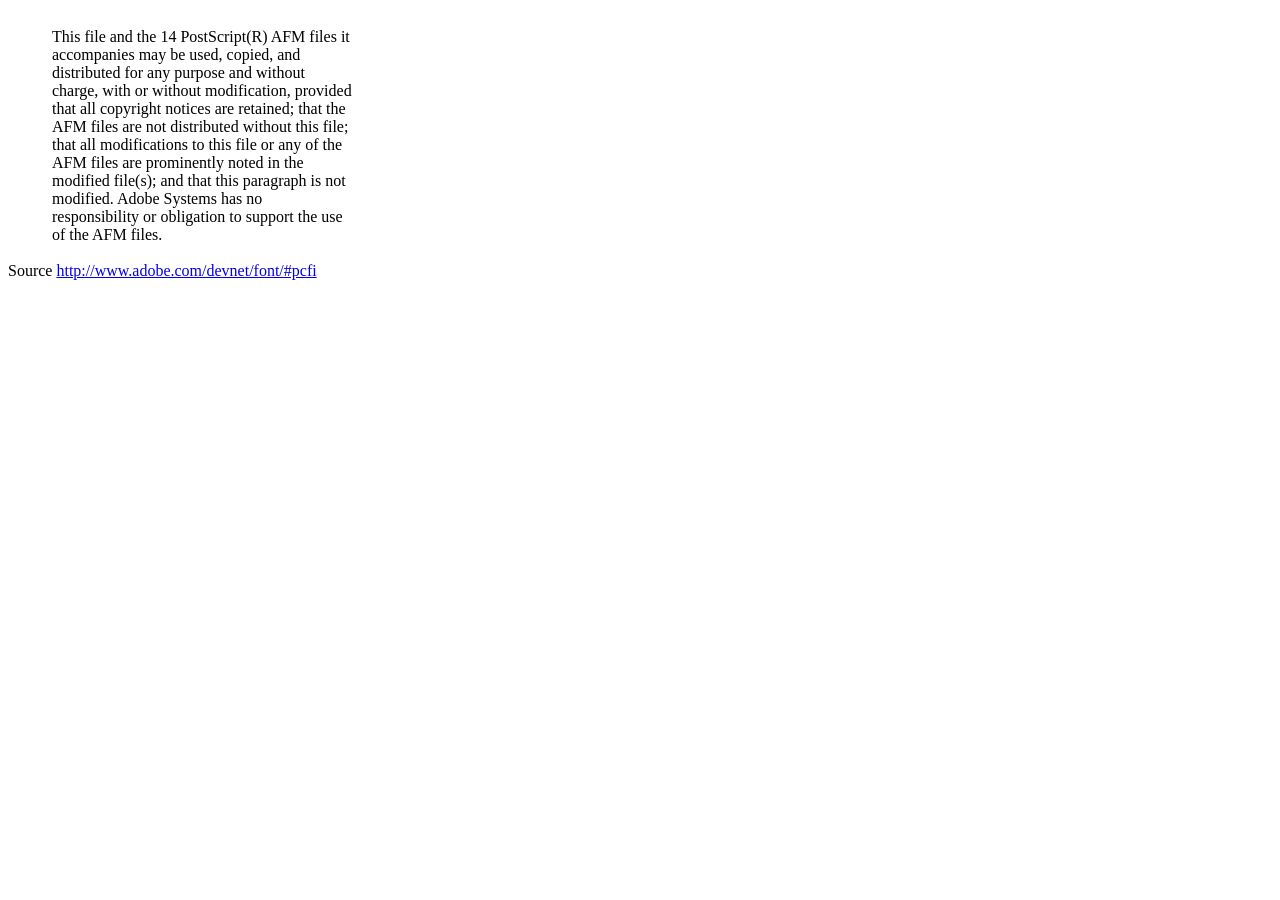
<file: libs/dompdf/lib/fonts/mustRead.html>
<html>
	<head>
		<meta http-equiv="content-type" content="text/html;charset=iso-8859-1">
		<meta name="generator" content="Adobe GoLive 4">
		<title>Core 14 AFM Files - ReadMe</title>
	</head>
	<body bgcolor="white">
		<font color="white">or</font>
		<table border="0" cellpadding="0" cellspacing="2">
			<tr>
				<td width="40"></td>
				<td width="300">This file and the 14 PostScript(R) AFM files it accompanies may be used, copied, and distributed for any purpose and without charge, with or without modification, provided that all copyright notices are retained; that the AFM files are not distributed without this file; that all modifications to this file or any of the AFM files are prominently noted in the modified file(s); and that this paragraph is not modified. Adobe Systems has no responsibility or obligation to support the use of the AFM files. <font color="white">Col</font></td>
			</tr>
		</table>
		<p>Source <a href="http://www.adobe.com/devnet/font/#pcfi">http://www.adobe.com/devnet/font/#pcfi</a></p>
</body>
</html>
</file>
<file: libs/MaterialDesign-Webfont-master/css/materialdesignicons.css>
/* MaterialDesignIcons.com */
@font-face {
  font-family: "Material Design Icons";
  src: url("../fonts/materialdesignicons-webfont.eot?v=5.3.45");
  src: url("../fonts/materialdesignicons-webfont.eot?#iefix&v=5.3.45") format("embedded-opentype"), url("../fonts/materialdesignicons-webfont.woff2?v=5.3.45") format("woff2"), url("../fonts/materialdesignicons-webfont.woff?v=5.3.45") format("woff"), url("../fonts/materialdesignicons-webfont.ttf?v=5.3.45") format("truetype");
  font-weight: normal;
  font-style: normal;
}

.mdi:before,
.mdi-set {
  display: inline-block;
  font: normal normal normal 24px/1 "Material Design Icons";
  font-size: inherit;
  text-rendering: auto;
  line-height: inherit;
  -webkit-font-smoothing: antialiased;
  -moz-osx-font-smoothing: grayscale;
}

.mdi-ab-testing::before {
  content: "\F01C9";
}

.mdi-abjad-arabic::before {
  content: "\F1328";
}

.mdi-abjad-hebrew::before {
  content: "\F1329";
}

.mdi-abugida-devanagari::before {
  content: "\F132A";
}

.mdi-abugida-thai::before {
  content: "\F132B";
}

.mdi-access-point::before {
  content: "\F0003";
}

.mdi-access-point-network::before {
  content: "\F0002";
}

.mdi-access-point-network-off::before {
  content: "\F0BE1";
}

.mdi-account::before {
  content: "\F0004";
}

.mdi-account-alert::before {
  content: "\F0005";
}

.mdi-account-alert-outline::before {
  content: "\F0B50";
}

.mdi-account-arrow-left::before {
  content: "\F0B51";
}

.mdi-account-arrow-left-outline::before {
  content: "\F0B52";
}

.mdi-account-arrow-right::before {
  content: "\F0B53";
}

.mdi-account-arrow-right-outline::before {
  content: "\F0B54";
}

.mdi-account-box::before {
  content: "\F0006";
}

.mdi-account-box-multiple::before {
  content: "\F0934";
}

.mdi-account-box-multiple-outline::before {
  content: "\F100A";
}

.mdi-account-box-outline::before {
  content: "\F0007";
}

.mdi-account-cancel::before {
  content: "\F12DF";
}

.mdi-account-cancel-outline::before {
  content: "\F12E0";
}

.mdi-account-cash::before {
  content: "\F1097";
}

.mdi-account-cash-outline::before {
  content: "\F1098";
}

.mdi-account-check::before {
  content: "\F0008";
}

.mdi-account-check-outline::before {
  content: "\F0BE2";
}

.mdi-account-child::before {
  content: "\F0A89";
}

.mdi-account-child-circle::before {
  content: "\F0A8A";
}

.mdi-account-child-outline::before {
  content: "\F10C8";
}

.mdi-account-circle::before {
  content: "\F0009";
}

.mdi-account-circle-outline::before {
  content: "\F0B55";
}

.mdi-account-clock::before {
  content: "\F0B56";
}

.mdi-account-clock-outline::before {
  content: "\F0B57";
}

.mdi-account-cog::before {
  content: "\F1370";
}

.mdi-account-cog-outline::before {
  content: "\F1371";
}

.mdi-account-convert::before {
  content: "\F000A";
}

.mdi-account-convert-outline::before {
  content: "\F1301";
}

.mdi-account-cowboy-hat::before {
  content: "\F0E9B";
}

.mdi-account-details::before {
  content: "\F0631";
}

.mdi-account-details-outline::before {
  content: "\F1372";
}

.mdi-account-edit::before {
  content: "\F06BC";
}

.mdi-account-edit-outline::before {
  content: "\F0FFB";
}

.mdi-account-group::before {
  content: "\F0849";
}

.mdi-account-group-outline::before {
  content: "\F0B58";
}

.mdi-account-hard-hat::before {
  content: "\F05B5";
}

.mdi-account-heart::before {
  content: "\F0899";
}

.mdi-account-heart-outline::before {
  content: "\F0BE3";
}

.mdi-account-key::before {
  content: "\F000B";
}

.mdi-account-key-outline::before {
  content: "\F0BE4";
}

.mdi-account-lock::before {
  content: "\F115E";
}

.mdi-account-lock-outline::before {
  content: "\F115F";
}

.mdi-account-minus::before {
  content: "\F000D";
}

.mdi-account-minus-outline::before {
  content: "\F0AEC";
}

.mdi-account-multiple::before {
  content: "\F000E";
}

.mdi-account-multiple-check::before {
  content: "\F08C5";
}

.mdi-account-multiple-check-outline::before {
  content: "\F11FE";
}

.mdi-account-multiple-minus::before {
  content: "\F05D3";
}

.mdi-account-multiple-minus-outline::before {
  content: "\F0BE5";
}

.mdi-account-multiple-outline::before {
  content: "\F000F";
}

.mdi-account-multiple-plus::before {
  content: "\F0010";
}

.mdi-account-multiple-plus-outline::before {
  content: "\F0800";
}

.mdi-account-multiple-remove::before {
  content: "\F120A";
}

.mdi-account-multiple-remove-outline::before {
  content: "\F120B";
}

.mdi-account-music::before {
  content: "\F0803";
}

.mdi-account-music-outline::before {
  content: "\F0CE9";
}

.mdi-account-network::before {
  content: "\F0011";
}

.mdi-account-network-outline::before {
  content: "\F0BE6";
}

.mdi-account-off::before {
  content: "\F0012";
}

.mdi-account-off-outline::before {
  content: "\F0BE7";
}

.mdi-account-outline::before {
  content: "\F0013";
}

.mdi-account-plus::before {
  content: "\F0014";
}

.mdi-account-plus-outline::before {
  content: "\F0801";
}

.mdi-account-question::before {
  content: "\F0B59";
}

.mdi-account-question-outline::before {
  content: "\F0B5A";
}

.mdi-account-remove::before {
  content: "\F0015";
}

.mdi-account-remove-outline::before {
  content: "\F0AED";
}

.mdi-account-search::before {
  content: "\F0016";
}

.mdi-account-search-outline::before {
  content: "\F0935";
}

.mdi-account-settings::before {
  content: "\F0630";
}

.mdi-account-settings-outline::before {
  content: "\F10C9";
}

.mdi-account-star::before {
  content: "\F0017";
}

.mdi-account-star-outline::before {
  content: "\F0BE8";
}

.mdi-account-supervisor::before {
  content: "\F0A8B";
}

.mdi-account-supervisor-circle::before {
  content: "\F0A8C";
}

.mdi-account-supervisor-outline::before {
  content: "\F112D";
}

.mdi-account-switch::before {
  content: "\F0019";
}

.mdi-account-switch-outline::before {
  content: "\F04CB";
}

.mdi-account-tie::before {
  content: "\F0CE3";
}

.mdi-account-tie-outline::before {
  content: "\F10CA";
}

.mdi-account-tie-voice::before {
  content: "\F1308";
}

.mdi-account-tie-voice-off::before {
  content: "\F130A";
}

.mdi-account-tie-voice-off-outline::before {
  content: "\F130B";
}

.mdi-account-tie-voice-outline::before {
  content: "\F1309";
}

.mdi-account-voice::before {
  content: "\F05CB";
}

.mdi-adjust::before {
  content: "\F001A";
}

.mdi-adobe::before {
  content: "\F0936";
}

.mdi-adobe-acrobat::before {
  content: "\F0F9D";
}

.mdi-air-conditioner::before {
  content: "\F001B";
}

.mdi-air-filter::before {
  content: "\F0D43";
}

.mdi-air-horn::before {
  content: "\F0DAC";
}

.mdi-air-humidifier::before {
  content: "\F1099";
}

.mdi-air-humidifier-off::before {
  content: "\F1466";
}

.mdi-air-purifier::before {
  content: "\F0D44";
}

.mdi-airbag::before {
  content: "\F0BE9";
}

.mdi-airballoon::before {
  content: "\F001C";
}

.mdi-airballoon-outline::before {
  content: "\F100B";
}

.mdi-airplane::before {
  content: "\F001D";
}

.mdi-airplane-landing::before {
  content: "\F05D4";
}

.mdi-airplane-off::before {
  content: "\F001E";
}

.mdi-airplane-takeoff::before {
  content: "\F05D5";
}

.mdi-airport::before {
  content: "\F084B";
}

.mdi-alarm::before {
  content: "\F0020";
}

.mdi-alarm-bell::before {
  content: "\F078E";
}

.mdi-alarm-check::before {
  content: "\F0021";
}

.mdi-alarm-light::before {
  content: "\F078F";
}

.mdi-alarm-light-outline::before {
  content: "\F0BEA";
}

.mdi-alarm-multiple::before {
  content: "\F0022";
}

.mdi-alarm-note::before {
  content: "\F0E71";
}

.mdi-alarm-note-off::before {
  content: "\F0E72";
}

.mdi-alarm-off::before {
  content: "\F0023";
}

.mdi-alarm-plus::before {
  content: "\F0024";
}

.mdi-alarm-snooze::before {
  content: "\F068E";
}

.mdi-album::before {
  content: "\F0025";
}

.mdi-alert::before {
  content: "\F0026";
}

.mdi-alert-box::before {
  content: "\F0027";
}

.mdi-alert-box-outline::before {
  content: "\F0CE4";
}

.mdi-alert-circle::before {
  content: "\F0028";
}

.mdi-alert-circle-check::before {
  content: "\F11ED";
}

.mdi-alert-circle-check-outline::before {
  content: "\F11EE";
}

.mdi-alert-circle-outline::before {
  content: "\F05D6";
}

.mdi-alert-decagram::before {
  content: "\F06BD";
}

.mdi-alert-decagram-outline::before {
  content: "\F0CE5";
}

.mdi-alert-minus::before {
  content: "\F14BB";
}

.mdi-alert-minus-outline::before {
  content: "\F14BE";
}

.mdi-alert-octagon::before {
  content: "\F0029";
}

.mdi-alert-octagon-outline::before {
  content: "\F0CE6";
}

.mdi-alert-octagram::before {
  content: "\F0767";
}

.mdi-alert-octagram-outline::before {
  content: "\F0CE7";
}

.mdi-alert-outline::before {
  content: "\F002A";
}

.mdi-alert-plus::before {
  content: "\F14BA";
}

.mdi-alert-plus-outline::before {
  content: "\F14BD";
}

.mdi-alert-remove::before {
  content: "\F14BC";
}

.mdi-alert-remove-outline::before {
  content: "\F14BF";
}

.mdi-alert-rhombus::before {
  content: "\F11CE";
}

.mdi-alert-rhombus-outline::before {
  content: "\F11CF";
}

.mdi-alien::before {
  content: "\F089A";
}

.mdi-alien-outline::before {
  content: "\F10CB";
}

.mdi-align-horizontal-center::before {
  content: "\F11C3";
}

.mdi-align-horizontal-left::before {
  content: "\F11C2";
}

.mdi-align-horizontal-right::before {
  content: "\F11C4";
}

.mdi-align-vertical-bottom::before {
  content: "\F11C5";
}

.mdi-align-vertical-center::before {
  content: "\F11C6";
}

.mdi-align-vertical-top::before {
  content: "\F11C7";
}

.mdi-all-inclusive::before {
  content: "\F06BE";
}

.mdi-allergy::before {
  content: "\F1258";
}

.mdi-alpha::before {
  content: "\F002B";
}

.mdi-alpha-a::before {
  content: "\F0AEE";
}

.mdi-alpha-a-box::before {
  content: "\F0B08";
}

.mdi-alpha-a-box-outline::before {
  content: "\F0BEB";
}

.mdi-alpha-a-circle::before {
  content: "\F0BEC";
}

.mdi-alpha-a-circle-outline::before {
  content: "\F0BED";
}

.mdi-alpha-b::before {
  content: "\F0AEF";
}

.mdi-alpha-b-box::before {
  content: "\F0B09";
}

.mdi-alpha-b-box-outline::before {
  content: "\F0BEE";
}

.mdi-alpha-b-circle::before {
  content: "\F0BEF";
}

.mdi-alpha-b-circle-outline::before {
  content: "\F0BF0";
}

.mdi-alpha-c::before {
  content: "\F0AF0";
}

.mdi-alpha-c-box::before {
  content: "\F0B0A";
}

.mdi-alpha-c-box-outline::before {
  content: "\F0BF1";
}

.mdi-alpha-c-circle::before {
  content: "\F0BF2";
}

.mdi-alpha-c-circle-outline::before {
  content: "\F0BF3";
}

.mdi-alpha-d::before {
  content: "\F0AF1";
}

.mdi-alpha-d-box::before {
  content: "\F0B0B";
}

.mdi-alpha-d-box-outline::before {
  content: "\F0BF4";
}

.mdi-alpha-d-circle::before {
  content: "\F0BF5";
}

.mdi-alpha-d-circle-outline::before {
  content: "\F0BF6";
}

.mdi-alpha-e::before {
  content: "\F0AF2";
}

.mdi-alpha-e-box::before {
  content: "\F0B0C";
}

.mdi-alpha-e-box-outline::before {
  content: "\F0BF7";
}

.mdi-alpha-e-circle::before {
  content: "\F0BF8";
}

.mdi-alpha-e-circle-outline::before {
  content: "\F0BF9";
}

.mdi-alpha-f::before {
  content: "\F0AF3";
}

.mdi-alpha-f-box::before {
  content: "\F0B0D";
}

.mdi-alpha-f-box-outline::before {
  content: "\F0BFA";
}

.mdi-alpha-f-circle::before {
  content: "\F0BFB";
}

.mdi-alpha-f-circle-outline::before {
  content: "\F0BFC";
}

.mdi-alpha-g::before {
  content: "\F0AF4";
}

.mdi-alpha-g-box::before {
  content: "\F0B0E";
}

.mdi-alpha-g-box-outline::before {
  content: "\F0BFD";
}

.mdi-alpha-g-circle::before {
  content: "\F0BFE";
}

.mdi-alpha-g-circle-outline::before {
  content: "\F0BFF";
}

.mdi-alpha-h::before {
  content: "\F0AF5";
}

.mdi-alpha-h-box::before {
  content: "\F0B0F";
}

.mdi-alpha-h-box-outline::before {
  content: "\F0C00";
}

.mdi-alpha-h-circle::before {
  content: "\F0C01";
}

.mdi-alpha-h-circle-outline::before {
  content: "\F0C02";
}

.mdi-alpha-i::before {
  content: "\F0AF6";
}

.mdi-alpha-i-box::before {
  content: "\F0B10";
}

.mdi-alpha-i-box-outline::before {
  content: "\F0C03";
}

.mdi-alpha-i-circle::before {
  content: "\F0C04";
}

.mdi-alpha-i-circle-outline::before {
  content: "\F0C05";
}

.mdi-alpha-j::before {
  content: "\F0AF7";
}

.mdi-alpha-j-box::before {
  content: "\F0B11";
}

.mdi-alpha-j-box-outline::before {
  content: "\F0C06";
}

.mdi-alpha-j-circle::before {
  content: "\F0C07";
}

.mdi-alpha-j-circle-outline::before {
  content: "\F0C08";
}

.mdi-alpha-k::before {
  content: "\F0AF8";
}

.mdi-alpha-k-box::before {
  content: "\F0B12";
}

.mdi-alpha-k-box-outline::before {
  content: "\F0C09";
}

.mdi-alpha-k-circle::before {
  content: "\F0C0A";
}

.mdi-alpha-k-circle-outline::before {
  content: "\F0C0B";
}

.mdi-alpha-l::before {
  content: "\F0AF9";
}

.mdi-alpha-l-box::before {
  content: "\F0B13";
}

.mdi-alpha-l-box-outline::before {
  content: "\F0C0C";
}

.mdi-alpha-l-circle::before {
  content: "\F0C0D";
}

.mdi-alpha-l-circle-outline::before {
  content: "\F0C0E";
}

.mdi-alpha-m::before {
  content: "\F0AFA";
}

.mdi-alpha-m-box::before {
  content: "\F0B14";
}

.mdi-alpha-m-box-outline::before {
  content: "\F0C0F";
}

.mdi-alpha-m-circle::before {
  content: "\F0C10";
}

.mdi-alpha-m-circle-outline::before {
  content: "\F0C11";
}

.mdi-alpha-n::before {
  content: "\F0AFB";
}

.mdi-alpha-n-box::before {
  content: "\F0B15";
}

.mdi-alpha-n-box-outline::before {
  content: "\F0C12";
}

.mdi-alpha-n-circle::before {
  content: "\F0C13";
}

.mdi-alpha-n-circle-outline::before {
  content: "\F0C14";
}

.mdi-alpha-o::before {
  content: "\F0AFC";
}

.mdi-alpha-o-box::before {
  content: "\F0B16";
}

.mdi-alpha-o-box-outline::before {
  content: "\F0C15";
}

.mdi-alpha-o-circle::before {
  content: "\F0C16";
}

.mdi-alpha-o-circle-outline::before {
  content: "\F0C17";
}

.mdi-alpha-p::before {
  content: "\F0AFD";
}

.mdi-alpha-p-box::before {
  content: "\F0B17";
}

.mdi-alpha-p-box-outline::before {
  content: "\F0C18";
}

.mdi-alpha-p-circle::before {
  content: "\F0C19";
}

.mdi-alpha-p-circle-outline::before {
  content: "\F0C1A";
}

.mdi-alpha-q::before {
  content: "\F0AFE";
}

.mdi-alpha-q-box::before {
  content: "\F0B18";
}

.mdi-alpha-q-box-outline::before {
  content: "\F0C1B";
}

.mdi-alpha-q-circle::before {
  content: "\F0C1C";
}

.mdi-alpha-q-circle-outline::before {
  content: "\F0C1D";
}

.mdi-alpha-r::before {
  content: "\F0AFF";
}

.mdi-alpha-r-box::before {
  content: "\F0B19";
}

.mdi-alpha-r-box-outline::before {
  content: "\F0C1E";
}

.mdi-alpha-r-circle::before {
  content: "\F0C1F";
}

.mdi-alpha-r-circle-outline::before {
  content: "\F0C20";
}

.mdi-alpha-s::before {
  content: "\F0B00";
}

.mdi-alpha-s-box::before {
  content: "\F0B1A";
}

.mdi-alpha-s-box-outline::before {
  content: "\F0C21";
}

.mdi-alpha-s-circle::before {
  content: "\F0C22";
}

.mdi-alpha-s-circle-outline::before {
  content: "\F0C23";
}

.mdi-alpha-t::before {
  content: "\F0B01";
}

.mdi-alpha-t-box::before {
  content: "\F0B1B";
}

.mdi-alpha-t-box-outline::before {
  content: "\F0C24";
}

.mdi-alpha-t-circle::before {
  content: "\F0C25";
}

.mdi-alpha-t-circle-outline::before {
  content: "\F0C26";
}

.mdi-alpha-u::before {
  content: "\F0B02";
}

.mdi-alpha-u-box::before {
  content: "\F0B1C";
}

.mdi-alpha-u-box-outline::before {
  content: "\F0C27";
}

.mdi-alpha-u-circle::before {
  content: "\F0C28";
}

.mdi-alpha-u-circle-outline::before {
  content: "\F0C29";
}

.mdi-alpha-v::before {
  content: "\F0B03";
}

.mdi-alpha-v-box::before {
  content: "\F0B1D";
}

.mdi-alpha-v-box-outline::before {
  content: "\F0C2A";
}

.mdi-alpha-v-circle::before {
  content: "\F0C2B";
}

.mdi-alpha-v-circle-outline::before {
  content: "\F0C2C";
}

.mdi-alpha-w::before {
  content: "\F0B04";
}

.mdi-alpha-w-box::before {
  content: "\F0B1E";
}

.mdi-alpha-w-box-outline::before {
  content: "\F0C2D";
}

.mdi-alpha-w-circle::before {
  content: "\F0C2E";
}

.mdi-alpha-w-circle-outline::before {
  content: "\F0C2F";
}

.mdi-alpha-x::before {
  content: "\F0B05";
}

.mdi-alpha-x-box::before {
  content: "\F0B1F";
}

.mdi-alpha-x-box-outline::before {
  content: "\F0C30";
}

.mdi-alpha-x-circle::before {
  content: "\F0C31";
}

.mdi-alpha-x-circle-outline::before {
  content: "\F0C32";
}

.mdi-alpha-y::before {
  content: "\F0B06";
}

.mdi-alpha-y-box::before {
  content: "\F0B20";
}

.mdi-alpha-y-box-outline::before {
  content: "\F0C33";
}

.mdi-alpha-y-circle::before {
  content: "\F0C34";
}

.mdi-alpha-y-circle-outline::before {
  content: "\F0C35";
}

.mdi-alpha-z::before {
  content: "\F0B07";
}

.mdi-alpha-z-box::before {
  content: "\F0B21";
}

.mdi-alpha-z-box-outline::before {
  content: "\F0C36";
}

.mdi-alpha-z-circle::before {
  content: "\F0C37";
}

.mdi-alpha-z-circle-outline::before {
  content: "\F0C38";
}

.mdi-alphabet-aurebesh::before {
  content: "\F132C";
}

.mdi-alphabet-cyrillic::before {
  content: "\F132D";
}

.mdi-alphabet-greek::before {
  content: "\F132E";
}

.mdi-alphabet-latin::before {
  content: "\F132F";
}

.mdi-alphabet-piqad::before {
  content: "\F1330";
}

.mdi-alphabet-tengwar::before {
  content: "\F1337";
}

.mdi-alphabetical::before {
  content: "\F002C";
}

.mdi-alphabetical-off::before {
  content: "\F100C";
}

.mdi-alphabetical-variant::before {
  content: "\F100D";
}

.mdi-alphabetical-variant-off::before {
  content: "\F100E";
}

.mdi-altimeter::before {
  content: "\F05D7";
}

.mdi-amazon::before {
  content: "\F002D";
}

.mdi-amazon-alexa::before {
  content: "\F08C6";
}

.mdi-ambulance::before {
  content: "\F002F";
}

.mdi-ammunition::before {
  content: "\F0CE8";
}

.mdi-ampersand::before {
  content: "\F0A8D";
}

.mdi-amplifier::before {
  content: "\F0030";
}

.mdi-amplifier-off::before {
  content: "\F11B5";
}

.mdi-anchor::before {
  content: "\F0031";
}

.mdi-android::before {
  content: "\F0032";
}

.mdi-android-auto::before {
  content: "\F0A8E";
}

.mdi-android-debug-bridge::before {
  content: "\F0033";
}

.mdi-android-messages::before {
  content: "\F0D45";
}

.mdi-android-studio::before {
  content: "\F0034";
}

.mdi-angle-acute::before {
  content: "\F0937";
}

.mdi-angle-obtuse::before {
  content: "\F0938";
}

.mdi-angle-right::before {
  content: "\F0939";
}

.mdi-angular::before {
  content: "\F06B2";
}

.mdi-angularjs::before {
  content: "\F06BF";
}

.mdi-animation::before {
  content: "\F05D8";
}

.mdi-animation-outline::before {
  content: "\F0A8F";
}

.mdi-animation-play::before {
  content: "\F093A";
}

.mdi-animation-play-outline::before {
  content: "\F0A90";
}

.mdi-ansible::before {
  content: "\F109A";
}

.mdi-antenna::before {
  content: "\F1119";
}

.mdi-anvil::before {
  content: "\F089B";
}

.mdi-apache-kafka::before {
  content: "\F100F";
}

.mdi-api::before {
  content: "\F109B";
}

.mdi-api-off::before {
  content: "\F1257";
}

.mdi-apple::before {
  content: "\F0035";
}

.mdi-apple-airplay::before {
  content: "\F001F";
}

.mdi-apple-finder::before {
  content: "\F0036";
}

.mdi-apple-icloud::before {
  content: "\F0038";
}

.mdi-apple-ios::before {
  content: "\F0037";
}

.mdi-apple-keyboard-caps::before {
  content: "\F0632";
}

.mdi-apple-keyboard-command::before {
  content: "\F0633";
}

.mdi-apple-keyboard-control::before {
  content: "\F0634";
}

.mdi-apple-keyboard-option::before {
  content: "\F0635";
}

.mdi-apple-keyboard-shift::before {
  content: "\F0636";
}

.mdi-apple-safari::before {
  content: "\F0039";
}

.mdi-application::before {
  content: "\F0614";
}

.mdi-application-export::before {
  content: "\F0DAD";
}

.mdi-application-import::before {
  content: "\F0DAE";
}

.mdi-approximately-equal::before {
  content: "\F0F9E";
}

.mdi-approximately-equal-box::before {
  content: "\F0F9F";
}

.mdi-apps::before {
  content: "\F003B";
}

.mdi-apps-box::before {
  content: "\F0D46";
}

.mdi-arch::before {
  content: "\F08C7";
}

.mdi-archive::before {
  content: "\F003C";
}

.mdi-archive-arrow-down::before {
  content: "\F1259";
}

.mdi-archive-arrow-down-outline::before {
  content: "\F125A";
}

.mdi-archive-arrow-up::before {
  content: "\F125B";
}

.mdi-archive-arrow-up-outline::before {
  content: "\F125C";
}

.mdi-archive-outline::before {
  content: "\F120E";
}

.mdi-arm-flex::before {
  content: "\F0FD7";
}

.mdi-arm-flex-outline::before {
  content: "\F0FD6";
}

.mdi-arrange-bring-forward::before {
  content: "\F003D";
}

.mdi-arrange-bring-to-front::before {
  content: "\F003E";
}

.mdi-arrange-send-backward::before {
  content: "\F003F";
}

.mdi-arrange-send-to-back::before {
  content: "\F0040";
}

.mdi-arrow-all::before {
  content: "\F0041";
}

.mdi-arrow-bottom-left::before {
  content: "\F0042";
}

.mdi-arrow-bottom-left-bold-outline::before {
  content: "\F09B7";
}

.mdi-arrow-bottom-left-thick::before {
  content: "\F09B8";
}

.mdi-arrow-bottom-right::before {
  content: "\F0043";
}

.mdi-arrow-bottom-right-bold-outline::before {
  content: "\F09B9";
}

.mdi-arrow-bottom-right-thick::before {
  content: "\F09BA";
}

.mdi-arrow-collapse::before {
  content: "\F0615";
}

.mdi-arrow-collapse-all::before {
  content: "\F0044";
}

.mdi-arrow-collapse-down::before {
  content: "\F0792";
}

.mdi-arrow-collapse-horizontal::before {
  content: "\F084C";
}

.mdi-arrow-collapse-left::before {
  content: "\F0793";
}

.mdi-arrow-collapse-right::before {
  content: "\F0794";
}

.mdi-arrow-collapse-up::before {
  content: "\F0795";
}

.mdi-arrow-collapse-vertical::before {
  content: "\F084D";
}

.mdi-arrow-decision::before {
  content: "\F09BB";
}

.mdi-arrow-decision-auto::before {
  content: "\F09BC";
}

.mdi-arrow-decision-auto-outline::before {
  content: "\F09BD";
}

.mdi-arrow-decision-outline::before {
  content: "\F09BE";
}

.mdi-arrow-down::before {
  content: "\F0045";
}

.mdi-arrow-down-bold::before {
  content: "\F072E";
}

.mdi-arrow-down-bold-box::before {
  content: "\F072F";
}

.mdi-arrow-down-bold-box-outline::before {
  content: "\F0730";
}

.mdi-arrow-down-bold-circle::before {
  content: "\F0047";
}

.mdi-arrow-down-bold-circle-outline::before {
  content: "\F0048";
}

.mdi-arrow-down-bold-hexagon-outline::before {
  content: "\F0049";
}

.mdi-arrow-down-bold-outline::before {
  content: "\F09BF";
}

.mdi-arrow-down-box::before {
  content: "\F06C0";
}

.mdi-arrow-down-circle::before {
  content: "\F0CDB";
}

.mdi-arrow-down-circle-outline::before {
  content: "\F0CDC";
}

.mdi-arrow-down-drop-circle::before {
  content: "\F004A";
}

.mdi-arrow-down-drop-circle-outline::before {
  content: "\F004B";
}

.mdi-arrow-down-thick::before {
  content: "\F0046";
}

.mdi-arrow-expand::before {
  content: "\F0616";
}

.mdi-arrow-expand-all::before {
  content: "\F004C";
}

.mdi-arrow-expand-down::before {
  content: "\F0796";
}

.mdi-arrow-expand-horizontal::before {
  content: "\F084E";
}

.mdi-arrow-expand-left::before {
  content: "\F0797";
}

.mdi-arrow-expand-right::before {
  content: "\F0798";
}

.mdi-arrow-expand-up::before {
  content: "\F0799";
}

.mdi-arrow-expand-vertical::before {
  content: "\F084F";
}

.mdi-arrow-horizontal-lock::before {
  content: "\F115B";
}

.mdi-arrow-left::before {
  content: "\F004D";
}

.mdi-arrow-left-bold::before {
  content: "\F0731";
}

.mdi-arrow-left-bold-box::before {
  content: "\F0732";
}

.mdi-arrow-left-bold-box-outline::before {
  content: "\F0733";
}

.mdi-arrow-left-bold-circle::before {
  content: "\F004F";
}

.mdi-arrow-left-bold-circle-outline::before {
  content: "\F0050";
}

.mdi-arrow-left-bold-hexagon-outline::before {
  content: "\F0051";
}

.mdi-arrow-left-bold-outline::before {
  content: "\F09C0";
}

.mdi-arrow-left-box::before {
  content: "\F06C1";
}

.mdi-arrow-left-circle::before {
  content: "\F0CDD";
}

.mdi-arrow-left-circle-outline::before {
  content: "\F0CDE";
}

.mdi-arrow-left-drop-circle::before {
  content: "\F0052";
}

.mdi-arrow-left-drop-circle-outline::before {
  content: "\F0053";
}

.mdi-arrow-left-right::before {
  content: "\F0E73";
}

.mdi-arrow-left-right-bold::before {
  content: "\F0E74";
}

.mdi-arrow-left-right-bold-outline::before {
  content: "\F09C1";
}

.mdi-arrow-left-thick::before {
  content: "\F004E";
}

.mdi-arrow-right::before {
  content: "\F0054";
}

.mdi-arrow-right-bold::before {
  content: "\F0734";
}

.mdi-arrow-right-bold-box::before {
  content: "\F0735";
}

.mdi-arrow-right-bold-box-outline::before {
  content: "\F0736";
}

.mdi-arrow-right-bold-circle::before {
  content: "\F0056";
}

.mdi-arrow-right-bold-circle-outline::before {
  content: "\F0057";
}

.mdi-arrow-right-bold-hexagon-outline::before {
  content: "\F0058";
}

.mdi-arrow-right-bold-outline::before {
  content: "\F09C2";
}

.mdi-arrow-right-box::before {
  content: "\F06C2";
}

.mdi-arrow-right-circle::before {
  content: "\F0CDF";
}

.mdi-arrow-right-circle-outline::before {
  content: "\F0CE0";
}

.mdi-arrow-right-drop-circle::before {
  content: "\F0059";
}

.mdi-arrow-right-drop-circle-outline::before {
  content: "\F005A";
}

.mdi-arrow-right-thick::before {
  content: "\F0055";
}

.mdi-arrow-split-horizontal::before {
  content: "\F093B";
}

.mdi-arrow-split-vertical::before {
  content: "\F093C";
}

.mdi-arrow-top-left::before {
  content: "\F005B";
}

.mdi-arrow-top-left-bold-outline::before {
  content: "\F09C3";
}

.mdi-arrow-top-left-bottom-right::before {
  content: "\F0E75";
}

.mdi-arrow-top-left-bottom-right-bold::before {
  content: "\F0E76";
}

.mdi-arrow-top-left-thick::before {
  content: "\F09C4";
}

.mdi-arrow-top-right::before {
  content: "\F005C";
}

.mdi-arrow-top-right-bold-outline::before {
  content: "\F09C5";
}

.mdi-arrow-top-right-bottom-left::before {
  content: "\F0E77";
}

.mdi-arrow-top-right-bottom-left-bold::before {
  content: "\F0E78";
}

.mdi-arrow-top-right-thick::before {
  content: "\F09C6";
}

.mdi-arrow-up::before {
  content: "\F005D";
}

.mdi-arrow-up-bold::before {
  content: "\F0737";
}

.mdi-arrow-up-bold-box::before {
  content: "\F0738";
}

.mdi-arrow-up-bold-box-outline::before {
  content: "\F0739";
}

.mdi-arrow-up-bold-circle::before {
  content: "\F005F";
}

.mdi-arrow-up-bold-circle-outline::before {
  content: "\F0060";
}

.mdi-arrow-up-bold-hexagon-outline::before {
  content: "\F0061";
}

.mdi-arrow-up-bold-outline::before {
  content: "\F09C7";
}

.mdi-arrow-up-box::before {
  content: "\F06C3";
}

.mdi-arrow-up-circle::before {
  content: "\F0CE1";
}

.mdi-arrow-up-circle-outline::before {
  content: "\F0CE2";
}

.mdi-arrow-up-down::before {
  content: "\F0E79";
}

.mdi-arrow-up-down-bold::before {
  content: "\F0E7A";
}

.mdi-arrow-up-down-bold-outline::before {
  content: "\F09C8";
}

.mdi-arrow-up-drop-circle::before {
  content: "\F0062";
}

.mdi-arrow-up-drop-circle-outline::before {
  content: "\F0063";
}

.mdi-arrow-up-thick::before {
  content: "\F005E";
}

.mdi-arrow-vertical-lock::before {
  content: "\F115C";
}

.mdi-artstation::before {
  content: "\F0B5B";
}

.mdi-aspect-ratio::before {
  content: "\F0A24";
}

.mdi-assistant::before {
  content: "\F0064";
}

.mdi-asterisk::before {
  content: "\F06C4";
}

.mdi-at::before {
  content: "\F0065";
}

.mdi-atlassian::before {
  content: "\F0804";
}

.mdi-atm::before {
  content: "\F0D47";
}

.mdi-atom::before {
  content: "\F0768";
}

.mdi-atom-variant::before {
  content: "\F0E7B";
}

.mdi-attachment::before {
  content: "\F0066";
}

.mdi-audio-video::before {
  content: "\F093D";
}

.mdi-audio-video-off::before {
  content: "\F11B6";
}

.mdi-augmented-reality::before {
  content: "\F0850";
}

.mdi-auto-download::before {
  content: "\F137E";
}

.mdi-auto-fix::before {
  content: "\F0068";
}

.mdi-auto-upload::before {
  content: "\F0069";
}

.mdi-autorenew::before {
  content: "\F006A";
}

.mdi-av-timer::before {
  content: "\F006B";
}

.mdi-aws::before {
  content: "\F0E0F";
}

.mdi-axe::before {
  content: "\F08C8";
}

.mdi-axis::before {
  content: "\F0D48";
}

.mdi-axis-arrow::before {
  content: "\F0D49";
}

.mdi-axis-arrow-info::before {
  content: "\F140E";
}

.mdi-axis-arrow-lock::before {
  content: "\F0D4A";
}

.mdi-axis-lock::before {
  content: "\F0D4B";
}

.mdi-axis-x-arrow::before {
  content: "\F0D4C";
}

.mdi-axis-x-arrow-lock::before {
  content: "\F0D4D";
}

.mdi-axis-x-rotate-clockwise::before {
  content: "\F0D4E";
}

.mdi-axis-x-rotate-counterclockwise::before {
  content: "\F0D4F";
}

.mdi-axis-x-y-arrow-lock::before {
  content: "\F0D50";
}

.mdi-axis-y-arrow::before {
  content: "\F0D51";
}

.mdi-axis-y-arrow-lock::before {
  content: "\F0D52";
}

.mdi-axis-y-rotate-clockwise::before {
  content: "\F0D53";
}

.mdi-axis-y-rotate-counterclockwise::before {
  content: "\F0D54";
}

.mdi-axis-z-arrow::before {
  content: "\F0D55";
}

.mdi-axis-z-arrow-lock::before {
  content: "\F0D56";
}

.mdi-axis-z-rotate-clockwise::before {
  content: "\F0D57";
}

.mdi-axis-z-rotate-counterclockwise::before {
  content: "\F0D58";
}

.mdi-babel::before {
  content: "\F0A25";
}

.mdi-baby::before {
  content: "\F006C";
}

.mdi-baby-bottle::before {
  content: "\F0F39";
}

.mdi-baby-bottle-outline::before {
  content: "\F0F3A";
}

.mdi-baby-buggy::before {
  content: "\F13E0";
}

.mdi-baby-carriage::before {
  content: "\F068F";
}

.mdi-baby-carriage-off::before {
  content: "\F0FA0";
}

.mdi-baby-face::before {
  content: "\F0E7C";
}

.mdi-baby-face-outline::before {
  content: "\F0E7D";
}

.mdi-backburger::before {
  content: "\F006D";
}

.mdi-backspace::before {
  content: "\F006E";
}

.mdi-backspace-outline::before {
  content: "\F0B5C";
}

.mdi-backspace-reverse::before {
  content: "\F0E7E";
}

.mdi-backspace-reverse-outline::before {
  content: "\F0E7F";
}

.mdi-backup-restore::before {
  content: "\F006F";
}

.mdi-bacteria::before {
  content: "\F0ED5";
}

.mdi-bacteria-outline::before {
  content: "\F0ED6";
}

.mdi-badge-account::before {
  content: "\F0DA7";
}

.mdi-badge-account-alert::before {
  content: "\F0DA8";
}

.mdi-badge-account-alert-outline::before {
  content: "\F0DA9";
}

.mdi-badge-account-horizontal::before {
  content: "\F0E0D";
}

.mdi-badge-account-horizontal-outline::before {
  content: "\F0E0E";
}

.mdi-badge-account-outline::before {
  content: "\F0DAA";
}

.mdi-badminton::before {
  content: "\F0851";
}

.mdi-bag-carry-on::before {
  content: "\F0F3B";
}

.mdi-bag-carry-on-check::before {
  content: "\F0D65";
}

.mdi-bag-carry-on-off::before {
  content: "\F0F3C";
}

.mdi-bag-checked::before {
  content: "\F0F3D";
}

.mdi-bag-personal::before {
  content: "\F0E10";
}

.mdi-bag-personal-off::before {
  content: "\F0E11";
}

.mdi-bag-personal-off-outline::before {
  content: "\F0E12";
}

.mdi-bag-personal-outline::before {
  content: "\F0E13";
}

.mdi-baguette::before {
  content: "\F0F3E";
}

.mdi-balloon::before {
  content: "\F0A26";
}

.mdi-ballot::before {
  content: "\F09C9";
}

.mdi-ballot-outline::before {
  content: "\F09CA";
}

.mdi-ballot-recount::before {
  content: "\F0C39";
}

.mdi-ballot-recount-outline::before {
  content: "\F0C3A";
}

.mdi-bandage::before {
  content: "\F0DAF";
}

.mdi-bandcamp::before {
  content: "\F0675";
}

.mdi-bank::before {
  content: "\F0070";
}

.mdi-bank-minus::before {
  content: "\F0DB0";
}

.mdi-bank-outline::before {
  content: "\F0E80";
}

.mdi-bank-plus::before {
  content: "\F0DB1";
}

.mdi-bank-remove::before {
  content: "\F0DB2";
}

.mdi-bank-transfer::before {
  content: "\F0A27";
}

.mdi-bank-transfer-in::before {
  content: "\F0A28";
}

.mdi-bank-transfer-out::before {
  content: "\F0A29";
}

.mdi-barcode::before {
  content: "\F0071";
}

.mdi-barcode-off::before {
  content: "\F1236";
}

.mdi-barcode-scan::before {
  content: "\F0072";
}

.mdi-barley::before {
  content: "\F0073";
}

.mdi-barley-off::before {
  content: "\F0B5D";
}

.mdi-barn::before {
  content: "\F0B5E";
}

.mdi-barrel::before {
  content: "\F0074";
}

.mdi-baseball::before {
  content: "\F0852";
}

.mdi-baseball-bat::before {
  content: "\F0853";
}

.mdi-bash::before {
  content: "\F1183";
}

.mdi-basket::before {
  content: "\F0076";
}

.mdi-basket-fill::before {
  content: "\F0077";
}

.mdi-basket-outline::before {
  content: "\F1181";
}

.mdi-basket-unfill::before {
  content: "\F0078";
}

.mdi-basketball::before {
  content: "\F0806";
}

.mdi-basketball-hoop::before {
  content: "\F0C3B";
}

.mdi-basketball-hoop-outline::before {
  content: "\F0C3C";
}

.mdi-bat::before {
  content: "\F0B5F";
}

.mdi-battery::before {
  content: "\F0079";
}

.mdi-battery-10::before {
  content: "\F007A";
}

.mdi-battery-10-bluetooth::before {
  content: "\F093E";
}

.mdi-battery-20::before {
  content: "\F007B";
}

.mdi-battery-20-bluetooth::before {
  content: "\F093F";
}

.mdi-battery-30::before {
  content: "\F007C";
}

.mdi-battery-30-bluetooth::before {
  content: "\F0940";
}

.mdi-battery-40::before {
  content: "\F007D";
}

.mdi-battery-40-bluetooth::before {
  content: "\F0941";
}

.mdi-battery-50::before {
  content: "\F007E";
}

.mdi-battery-50-bluetooth::before {
  content: "\F0942";
}

.mdi-battery-60::before {
  content: "\F007F";
}

.mdi-battery-60-bluetooth::before {
  content: "\F0943";
}

.mdi-battery-70::before {
  content: "\F0080";
}

.mdi-battery-70-bluetooth::before {
  content: "\F0944";
}

.mdi-battery-80::before {
  content: "\F0081";
}

.mdi-battery-80-bluetooth::before {
  content: "\F0945";
}

.mdi-battery-90::before {
  content: "\F0082";
}

.mdi-battery-90-bluetooth::before {
  content: "\F0946";
}

.mdi-battery-alert::before {
  content: "\F0083";
}

.mdi-battery-alert-bluetooth::before {
  content: "\F0947";
}

.mdi-battery-alert-variant::before {
  content: "\F10CC";
}

.mdi-battery-alert-variant-outline::before {
  content: "\F10CD";
}

.mdi-battery-bluetooth::before {
  content: "\F0948";
}

.mdi-battery-bluetooth-variant::before {
  content: "\F0949";
}

.mdi-battery-charging::before {
  content: "\F0084";
}

.mdi-battery-charging-10::before {
  content: "\F089C";
}

.mdi-battery-charging-100::before {
  content: "\F0085";
}

.mdi-battery-charging-20::before {
  content: "\F0086";
}

.mdi-battery-charging-30::before {
  content: "\F0087";
}

.mdi-battery-charging-40::before {
  content: "\F0088";
}

.mdi-battery-charging-50::before {
  content: "\F089D";
}

.mdi-battery-charging-60::before {
  content: "\F0089";
}

.mdi-battery-charging-70::before {
  content: "\F089E";
}

.mdi-battery-charging-80::before {
  content: "\F008A";
}

.mdi-battery-charging-90::before {
  content: "\F008B";
}

.mdi-battery-charging-high::before {
  content: "\F12A6";
}

.mdi-battery-charging-low::before {
  content: "\F12A4";
}

.mdi-battery-charging-medium::before {
  content: "\F12A5";
}

.mdi-battery-charging-outline::before {
  content: "\F089F";
}

.mdi-battery-charging-wireless::before {
  content: "\F0807";
}

.mdi-battery-charging-wireless-10::before {
  content: "\F0808";
}

.mdi-battery-charging-wireless-20::before {
  content: "\F0809";
}

.mdi-battery-charging-wireless-30::before {
  content: "\F080A";
}

.mdi-battery-charging-wireless-40::before {
  content: "\F080B";
}

.mdi-battery-charging-wireless-50::before {
  content: "\F080C";
}

.mdi-battery-charging-wireless-60::before {
  content: "\F080D";
}

.mdi-battery-charging-wireless-70::before {
  content: "\F080E";
}

.mdi-battery-charging-wireless-80::before {
  content: "\F080F";
}

.mdi-battery-charging-wireless-90::before {
  content: "\F0810";
}

.mdi-battery-charging-wireless-alert::before {
  content: "\F0811";
}

.mdi-battery-charging-wireless-outline::before {
  content: "\F0812";
}

.mdi-battery-heart::before {
  content: "\F120F";
}

.mdi-battery-heart-outline::before {
  content: "\F1210";
}

.mdi-battery-heart-variant::before {
  content: "\F1211";
}

.mdi-battery-high::before {
  content: "\F12A3";
}

.mdi-battery-low::before {
  content: "\F12A1";
}

.mdi-battery-medium::before {
  content: "\F12A2";
}

.mdi-battery-minus::before {
  content: "\F008C";
}

.mdi-battery-negative::before {
  content: "\F008D";
}

.mdi-battery-off::before {
  content: "\F125D";
}

.mdi-battery-off-outline::before {
  content: "\F125E";
}

.mdi-battery-outline::before {
  content: "\F008E";
}

.mdi-battery-plus::before {
  content: "\F008F";
}

.mdi-battery-positive::before {
  content: "\F0090";
}

.mdi-battery-unknown::before {
  content: "\F0091";
}

.mdi-battery-unknown-bluetooth::before {
  content: "\F094A";
}

.mdi-battlenet::before {
  content: "\F0B60";
}

.mdi-beach::before {
  content: "\F0092";
}

.mdi-beaker::before {
  content: "\F0CEA";
}

.mdi-beaker-alert::before {
  content: "\F1229";
}

.mdi-beaker-alert-outline::before {
  content: "\F122A";
}

.mdi-beaker-check::before {
  content: "\F122B";
}

.mdi-beaker-check-outline::before {
  content: "\F122C";
}

.mdi-beaker-minus::before {
  content: "\F122D";
}

.mdi-beaker-minus-outline::before {
  content: "\F122E";
}

.mdi-beaker-outline::before {
  content: "\F0690";
}

.mdi-beaker-plus::before {
  content: "\F122F";
}

.mdi-beaker-plus-outline::before {
  content: "\F1230";
}

.mdi-beaker-question::before {
  content: "\F1231";
}

.mdi-beaker-question-outline::before {
  content: "\F1232";
}

.mdi-beaker-remove::before {
  content: "\F1233";
}

.mdi-beaker-remove-outline::before {
  content: "\F1234";
}

.mdi-bed::before {
  content: "\F02E3";
}

.mdi-bed-double::before {
  content: "\F0FD4";
}

.mdi-bed-double-outline::before {
  content: "\F0FD3";
}

.mdi-bed-empty::before {
  content: "\F08A0";
}

.mdi-bed-king::before {
  content: "\F0FD2";
}

.mdi-bed-king-outline::before {
  content: "\F0FD1";
}

.mdi-bed-outline::before {
  content: "\F0099";
}

.mdi-bed-queen::before {
  content: "\F0FD0";
}

.mdi-bed-queen-outline::before {
  content: "\F0FDB";
}

.mdi-bed-single::before {
  content: "\F106D";
}

.mdi-bed-single-outline::before {
  content: "\F106E";
}

.mdi-bee::before {
  content: "\F0FA1";
}

.mdi-bee-flower::before {
  content: "\F0FA2";
}

.mdi-beehive-off-outline::before {
  content: "\F13ED";
}

.mdi-beehive-outline::before {
  content: "\F10CE";
}

.mdi-beer::before {
  content: "\F0098";
}

.mdi-beer-outline::before {
  content: "\F130C";
}

.mdi-bell::before {
  content: "\F009A";
}

.mdi-bell-alert::before {
  content: "\F0D59";
}

.mdi-bell-alert-outline::before {
  content: "\F0E81";
}

.mdi-bell-cancel::before {
  content: "\F13E7";
}

.mdi-bell-cancel-outline::before {
  content: "\F13E8";
}

.mdi-bell-check::before {
  content: "\F11E5";
}

.mdi-bell-check-outline::before {
  content: "\F11E6";
}

.mdi-bell-circle::before {
  content: "\F0D5A";
}

.mdi-bell-circle-outline::before {
  content: "\F0D5B";
}

.mdi-bell-minus::before {
  content: "\F13E9";
}

.mdi-bell-minus-outline::before {
  content: "\F13EA";
}

.mdi-bell-off::before {
  content: "\F009B";
}

.mdi-bell-off-outline::before {
  content: "\F0A91";
}

.mdi-bell-outline::before {
  content: "\F009C";
}

.mdi-bell-plus::before {
  content: "\F009D";
}

.mdi-bell-plus-outline::before {
  content: "\F0A92";
}

.mdi-bell-remove::before {
  content: "\F13EB";
}

.mdi-bell-remove-outline::before {
  content: "\F13EC";
}

.mdi-bell-ring::before {
  content: "\F009E";
}

.mdi-bell-ring-outline::before {
  content: "\F009F";
}

.mdi-bell-sleep::before {
  content: "\F00A0";
}

.mdi-bell-sleep-outline::before {
  content: "\F0A93";
}

.mdi-beta::before {
  content: "\F00A1";
}

.mdi-betamax::before {
  content: "\F09CB";
}

.mdi-biathlon::before {
  content: "\F0E14";
}

.mdi-bicycle::before {
  content: "\F109C";
}

.mdi-bicycle-basket::before {
  content: "\F1235";
}

.mdi-bike::before {
  content: "\F00A3";
}

.mdi-bike-fast::before {
  content: "\F111F";
}

.mdi-billboard::before {
  content: "\F1010";
}

.mdi-billiards::before {
  content: "\F0B61";
}

.mdi-billiards-rack::before {
  content: "\F0B62";
}

.mdi-binoculars::before {
  content: "\F00A5";
}

.mdi-bio::before {
  content: "\F00A6";
}

.mdi-biohazard::before {
  content: "\F00A7";
}

.mdi-bitbucket::before {
  content: "\F00A8";
}

.mdi-bitcoin::before {
  content: "\F0813";
}

.mdi-black-mesa::before {
  content: "\F00A9";
}

.mdi-blender::before {
  content: "\F0CEB";
}

.mdi-blender-software::before {
  content: "\F00AB";
}

.mdi-blinds::before {
  content: "\F00AC";
}

.mdi-blinds-open::before {
  content: "\F1011";
}

.mdi-block-helper::before {
  content: "\F00AD";
}

.mdi-blogger::before {
  content: "\F00AE";
}

.mdi-blood-bag::before {
  content: "\F0CEC";
}

.mdi-bluetooth::before {
  content: "\F00AF";
}

.mdi-bluetooth-audio::before {
  content: "\F00B0";
}

.mdi-bluetooth-connect::before {
  content: "\F00B1";
}

.mdi-bluetooth-off::before {
  content: "\F00B2";
}

.mdi-bluetooth-settings::before {
  content: "\F00B3";
}

.mdi-bluetooth-transfer::before {
  content: "\F00B4";
}

.mdi-blur::before {
  content: "\F00B5";
}

.mdi-blur-linear::before {
  content: "\F00B6";
}

.mdi-blur-off::before {
  content: "\F00B7";
}

.mdi-blur-radial::before {
  content: "\F00B8";
}

.mdi-bolnisi-cross::before {
  content: "\F0CED";
}

.mdi-bolt::before {
  content: "\F0DB3";
}

.mdi-bomb::before {
  content: "\F0691";
}

.mdi-bomb-off::before {
  content: "\F06C5";
}

.mdi-bone::before {
  content: "\F00B9";
}

.mdi-book::before {
  content: "\F00BA";
}

.mdi-book-account::before {
  content: "\F13AD";
}

.mdi-book-account-outline::before {
  content: "\F13AE";
}

.mdi-book-alphabet::before {
  content: "\F061D";
}

.mdi-book-cross::before {
  content: "\F00A2";
}

.mdi-book-information-variant::before {
  content: "\F106F";
}

.mdi-book-lock::before {
  content: "\F079A";
}

.mdi-book-lock-open::before {
  content: "\F079B";
}

.mdi-book-minus::before {
  content: "\F05D9";
}

.mdi-book-minus-multiple::before {
  content: "\F0A94";
}

.mdi-book-minus-multiple-outline::before {
  content: "\F090B";
}

.mdi-book-multiple::before {
  content: "\F00BB";
}

.mdi-book-multiple-outline::before {
  content: "\F0436";
}

.mdi-book-music::before {
  content: "\F0067";
}

.mdi-book-open::before {
  content: "\F00BD";
}

.mdi-book-open-outline::before {
  content: "\F0B63";
}

.mdi-book-open-page-variant::before {
  content: "\F05DA";
}

.mdi-book-open-variant::before {
  content: "\F00BE";
}

.mdi-book-outline::before {
  content: "\F0B64";
}

.mdi-book-play::before {
  content: "\F0E82";
}

.mdi-book-play-outline::before {
  content: "\F0E83";
}

.mdi-book-plus::before {
  content: "\F05DB";
}

.mdi-book-plus-multiple::before {
  content: "\F0A95";
}

.mdi-book-plus-multiple-outline::before {
  content: "\F0ADE";
}

.mdi-book-remove::before {
  content: "\F0A97";
}

.mdi-book-remove-multiple::before {
  content: "\F0A96";
}

.mdi-book-remove-multiple-outline::before {
  content: "\F04CA";
}

.mdi-book-search::before {
  content: "\F0E84";
}

.mdi-book-search-outline::before {
  content: "\F0E85";
}

.mdi-book-variant::before {
  content: "\F00BF";
}

.mdi-book-variant-multiple::before {
  content: "\F00BC";
}

.mdi-bookmark::before {
  content: "\F00C0";
}

.mdi-bookmark-check::before {
  content: "\F00C1";
}

.mdi-bookmark-check-outline::before {
  content: "\F137B";
}

.mdi-bookmark-minus::before {
  content: "\F09CC";
}

.mdi-bookmark-minus-outline::before {
  content: "\F09CD";
}

.mdi-bookmark-multiple::before {
  content: "\F0E15";
}

.mdi-bookmark-multiple-outline::before {
  content: "\F0E16";
}

.mdi-bookmark-music::before {
  content: "\F00C2";
}

.mdi-bookmark-music-outline::before {
  content: "\F1379";
}

.mdi-bookmark-off::before {
  content: "\F09CE";
}

.mdi-bookmark-off-outline::before {
  content: "\F09CF";
}

.mdi-bookmark-outline::before {
  content: "\F00C3";
}

.mdi-bookmark-plus::before {
  content: "\F00C5";
}

.mdi-bookmark-plus-outline::before {
  content: "\F00C4";
}

.mdi-bookmark-remove::before {
  content: "\F00C6";
}

.mdi-bookmark-remove-outline::before {
  content: "\F137A";
}

.mdi-bookshelf::before {
  content: "\F125F";
}

.mdi-boom-gate::before {
  content: "\F0E86";
}

.mdi-boom-gate-alert::before {
  content: "\F0E87";
}

.mdi-boom-gate-alert-outline::before {
  content: "\F0E88";
}

.mdi-boom-gate-down::before {
  content: "\F0E89";
}

.mdi-boom-gate-down-outline::before {
  content: "\F0E8A";
}

.mdi-boom-gate-outline::before {
  content: "\F0E8B";
}

.mdi-boom-gate-up::before {
  content: "\F0E8C";
}

.mdi-boom-gate-up-outline::before {
  content: "\F0E8D";
}

.mdi-boombox::before {
  content: "\F05DC";
}

.mdi-boomerang::before {
  content: "\F10CF";
}

.mdi-bootstrap::before {
  content: "\F06C6";
}

.mdi-border-all::before {
  content: "\F00C7";
}

.mdi-border-all-variant::before {
  content: "\F08A1";
}

.mdi-border-bottom::before {
  content: "\F00C8";
}

.mdi-border-bottom-variant::before {
  content: "\F08A2";
}

.mdi-border-color::before {
  content: "\F00C9";
}

.mdi-border-horizontal::before {
  content: "\F00CA";
}

.mdi-border-inside::before {
  content: "\F00CB";
}

.mdi-border-left::before {
  content: "\F00CC";
}

.mdi-border-left-variant::before {
  content: "\F08A3";
}

.mdi-border-none::before {
  content: "\F00CD";
}

.mdi-border-none-variant::before {
  content: "\F08A4";
}

.mdi-border-outside::before {
  content: "\F00CE";
}

.mdi-border-right::before {
  content: "\F00CF";
}

.mdi-border-right-variant::before {
  content: "\F08A5";
}

.mdi-border-style::before {
  content: "\F00D0";
}

.mdi-border-top::before {
  content: "\F00D1";
}

.mdi-border-top-variant::before {
  content: "\F08A6";
}

.mdi-border-vertical::before {
  content: "\F00D2";
}

.mdi-bottle-soda::before {
  content: "\F1070";
}

.mdi-bottle-soda-classic::before {
  content: "\F1071";
}

.mdi-bottle-soda-classic-outline::before {
  content: "\F1363";
}

.mdi-bottle-soda-outline::before {
  content: "\F1072";
}

.mdi-bottle-tonic::before {
  content: "\F112E";
}

.mdi-bottle-tonic-outline::before {
  content: "\F112F";
}

.mdi-bottle-tonic-plus::before {
  content: "\F1130";
}

.mdi-bottle-tonic-plus-outline::before {
  content: "\F1131";
}

.mdi-bottle-tonic-skull::before {
  content: "\F1132";
}

.mdi-bottle-tonic-skull-outline::before {
  content: "\F1133";
}

.mdi-bottle-wine::before {
  content: "\F0854";
}

.mdi-bottle-wine-outline::before {
  content: "\F1310";
}

.mdi-bow-tie::before {
  content: "\F0678";
}

.mdi-bowl::before {
  content: "\F028E";
}

.mdi-bowl-mix::before {
  content: "\F0617";
}

.mdi-bowl-mix-outline::before {
  content: "\F02E4";
}

.mdi-bowl-outline::before {
  content: "\F02A9";
}

.mdi-bowling::before {
  content: "\F00D3";
}

.mdi-box::before {
  content: "\F00D4";
}

.mdi-box-cutter::before {
  content: "\F00D5";
}

.mdi-box-cutter-off::before {
  content: "\F0B4A";
}

.mdi-box-shadow::before {
  content: "\F0637";
}

.mdi-boxing-glove::before {
  content: "\F0B65";
}

.mdi-braille::before {
  content: "\F09D0";
}

.mdi-brain::before {
  content: "\F09D1";
}

.mdi-bread-slice::before {
  content: "\F0CEE";
}

.mdi-bread-slice-outline::before {
  content: "\F0CEF";
}

.mdi-bridge::before {
  content: "\F0618";
}

.mdi-briefcase::before {
  content: "\F00D6";
}

.mdi-briefcase-account::before {
  content: "\F0CF0";
}

.mdi-briefcase-account-outline::before {
  content: "\F0CF1";
}

.mdi-briefcase-check::before {
  content: "\F00D7";
}

.mdi-briefcase-check-outline::before {
  content: "\F131E";
}

.mdi-briefcase-clock::before {
  content: "\F10D0";
}

.mdi-briefcase-clock-outline::before {
  content: "\F10D1";
}

.mdi-briefcase-download::before {
  content: "\F00D8";
}

.mdi-briefcase-download-outline::before {
  content: "\F0C3D";
}

.mdi-briefcase-edit::before {
  content: "\F0A98";
}

.mdi-briefcase-edit-outline::before {
  content: "\F0C3E";
}

.mdi-briefcase-minus::before {
  content: "\F0A2A";
}

.mdi-briefcase-minus-outline::before {
  content: "\F0C3F";
}

.mdi-briefcase-outline::before {
  content: "\F0814";
}

.mdi-briefcase-plus::before {
  content: "\F0A2B";
}

.mdi-briefcase-plus-outline::before {
  content: "\F0C40";
}

.mdi-briefcase-remove::before {
  content: "\F0A2C";
}

.mdi-briefcase-remove-outline::before {
  content: "\F0C41";
}

.mdi-briefcase-search::before {
  content: "\F0A2D";
}

.mdi-briefcase-search-outline::before {
  content: "\F0C42";
}

.mdi-briefcase-upload::before {
  content: "\F00D9";
}

.mdi-briefcase-upload-outline::before {
  content: "\F0C43";
}

.mdi-briefcase-variant::before {
  content: "\F1494";
}

.mdi-briefcase-variant-outline::before {
  content: "\F1495";
}

.mdi-brightness-1::before {
  content: "\F00DA";
}

.mdi-brightness-2::before {
  content: "\F00DB";
}

.mdi-brightness-3::before {
  content: "\F00DC";
}

.mdi-brightness-4::before {
  content: "\F00DD";
}

.mdi-brightness-5::before {
  content: "\F00DE";
}

.mdi-brightness-6::before {
  content: "\F00DF";
}

.mdi-brightness-7::before {
  content: "\F00E0";
}

.mdi-brightness-auto::before {
  content: "\F00E1";
}

.mdi-brightness-percent::before {
  content: "\F0CF2";
}

.mdi-broom::before {
  content: "\F00E2";
}

.mdi-brush::before {
  content: "\F00E3";
}

.mdi-bucket::before {
  content: "\F1415";
}

.mdi-bucket-outline::before {
  content: "\F1416";
}

.mdi-buddhism::before {
  content: "\F094B";
}

.mdi-buffer::before {
  content: "\F0619";
}

.mdi-buffet::before {
  content: "\F0578";
}

.mdi-bug::before {
  content: "\F00E4";
}

.mdi-bug-check::before {
  content: "\F0A2E";
}

.mdi-bug-check-outline::before {
  content: "\F0A2F";
}

.mdi-bug-outline::before {
  content: "\F0A30";
}

.mdi-bugle::before {
  content: "\F0DB4";
}

.mdi-bulldozer::before {
  content: "\F0B22";
}

.mdi-bullet::before {
  content: "\F0CF3";
}

.mdi-bulletin-board::before {
  content: "\F00E5";
}

.mdi-bullhorn::before {
  content: "\F00E6";
}

.mdi-bullhorn-outline::before {
  content: "\F0B23";
}

.mdi-bullseye::before {
  content: "\F05DD";
}

.mdi-bullseye-arrow::before {
  content: "\F08C9";
}

.mdi-bulma::before {
  content: "\F12E7";
}

.mdi-bunk-bed::before {
  content: "\F1302";
}

.mdi-bunk-bed-outline::before {
  content: "\F0097";
}

.mdi-bus::before {
  content: "\F00E7";
}

.mdi-bus-alert::before {
  content: "\F0A99";
}

.mdi-bus-articulated-end::before {
  content: "\F079C";
}

.mdi-bus-articulated-front::before {
  content: "\F079D";
}

.mdi-bus-clock::before {
  content: "\F08CA";
}

.mdi-bus-double-decker::before {
  content: "\F079E";
}

.mdi-bus-marker::before {
  content: "\F1212";
}

.mdi-bus-multiple::before {
  content: "\F0F3F";
}

.mdi-bus-school::before {
  content: "\F079F";
}

.mdi-bus-side::before {
  content: "\F07A0";
}

.mdi-bus-stop::before {
  content: "\F1012";
}

.mdi-bus-stop-covered::before {
  content: "\F1013";
}

.mdi-bus-stop-uncovered::before {
  content: "\F1014";
}

.mdi-cable-data::before {
  content: "\F1394";
}

.mdi-cached::before {
  content: "\F00E8";
}

.mdi-cactus::before {
  content: "\F0DB5";
}

.mdi-cake::before {
  content: "\F00E9";
}

.mdi-cake-layered::before {
  content: "\F00EA";
}

.mdi-cake-variant::before {
  content: "\F00EB";
}

.mdi-calculator::before {
  content: "\F00EC";
}

.mdi-calculator-variant::before {
  content: "\F0A9A";
}

.mdi-calendar::before {
  content: "\F00ED";
}

.mdi-calendar-account::before {
  content: "\F0ED7";
}

.mdi-calendar-account-outline::before {
  content: "\F0ED8";
}

.mdi-calendar-alert::before {
  content: "\F0A31";
}

.mdi-calendar-arrow-left::before {
  content: "\F1134";
}

.mdi-calendar-arrow-right::before {
  content: "\F1135";
}

.mdi-calendar-blank::before {
  content: "\F00EE";
}

.mdi-calendar-blank-multiple::before {
  content: "\F1073";
}

.mdi-calendar-blank-outline::before {
  content: "\F0B66";
}

.mdi-calendar-check::before {
  content: "\F00EF";
}

.mdi-calendar-check-outline::before {
  content: "\F0C44";
}

.mdi-calendar-clock::before {
  content: "\F00F0";
}

.mdi-calendar-edit::before {
  content: "\F08A7";
}

.mdi-calendar-export::before {
  content: "\F0B24";
}

.mdi-calendar-heart::before {
  content: "\F09D2";
}

.mdi-calendar-import::before {
  content: "\F0B25";
}

.mdi-calendar-minus::before {
  content: "\F0D5C";
}

.mdi-calendar-month::before {
  content: "\F0E17";
}

.mdi-calendar-month-outline::before {
  content: "\F0E18";
}

.mdi-calendar-multiple::before {
  content: "\F00F1";
}

.mdi-calendar-multiple-check::before {
  content: "\F00F2";
}

.mdi-calendar-multiselect::before {
  content: "\F0A32";
}

.mdi-calendar-outline::before {
  content: "\F0B67";
}

.mdi-calendar-plus::before {
  content: "\F00F3";
}

.mdi-calendar-question::before {
  content: "\F0692";
}

.mdi-calendar-range::before {
  content: "\F0679";
}

.mdi-calendar-range-outline::before {
  content: "\F0B68";
}

.mdi-calendar-refresh::before {
  content: "\F01E1";
}

.mdi-calendar-refresh-outline::before {
  content: "\F0203";
}

.mdi-calendar-remove::before {
  content: "\F00F4";
}

.mdi-calendar-remove-outline::before {
  content: "\F0C45";
}

.mdi-calendar-search::before {
  content: "\F094C";
}

.mdi-calendar-star::before {
  content: "\F09D3";
}

.mdi-calendar-sync::before {
  content: "\F0E8E";
}

.mdi-calendar-sync-outline::before {
  content: "\F0E8F";
}

.mdi-calendar-text::before {
  content: "\F00F5";
}

.mdi-calendar-text-outline::before {
  content: "\F0C46";
}

.mdi-calendar-today::before {
  content: "\F00F6";
}

.mdi-calendar-week::before {
  content: "\F0A33";
}

.mdi-calendar-week-begin::before {
  content: "\F0A34";
}

.mdi-calendar-weekend::before {
  content: "\F0ED9";
}

.mdi-calendar-weekend-outline::before {
  content: "\F0EDA";
}

.mdi-call-made::before {
  content: "\F00F7";
}

.mdi-call-merge::before {
  content: "\F00F8";
}

.mdi-call-missed::before {
  content: "\F00F9";
}

.mdi-call-received::before {
  content: "\F00FA";
}

.mdi-call-split::before {
  content: "\F00FB";
}

.mdi-camcorder::before {
  content: "\F00FC";
}

.mdi-camcorder-off::before {
  content: "\F00FF";
}

.mdi-camera::before {
  content: "\F0100";
}

.mdi-camera-account::before {
  content: "\F08CB";
}

.mdi-camera-burst::before {
  content: "\F0693";
}

.mdi-camera-control::before {
  content: "\F0B69";
}

.mdi-camera-enhance::before {
  content: "\F0101";
}

.mdi-camera-enhance-outline::before {
  content: "\F0B6A";
}

.mdi-camera-front::before {
  content: "\F0102";
}

.mdi-camera-front-variant::before {
  content: "\F0103";
}

.mdi-camera-gopro::before {
  content: "\F07A1";
}

.mdi-camera-image::before {
  content: "\F08CC";
}

.mdi-camera-iris::before {
  content: "\F0104";
}

.mdi-camera-metering-center::before {
  content: "\F07A2";
}

.mdi-camera-metering-matrix::before {
  content: "\F07A3";
}

.mdi-camera-metering-partial::before {
  content: "\F07A4";
}

.mdi-camera-metering-spot::before {
  content: "\F07A5";
}

.mdi-camera-off::before {
  content: "\F05DF";
}

.mdi-camera-outline::before {
  content: "\F0D5D";
}

.mdi-camera-party-mode::before {
  content: "\F0105";
}

.mdi-camera-plus::before {
  content: "\F0EDB";
}

.mdi-camera-plus-outline::before {
  content: "\F0EDC";
}

.mdi-camera-rear::before {
  content: "\F0106";
}

.mdi-camera-rear-variant::before {
  content: "\F0107";
}

.mdi-camera-retake::before {
  content: "\F0E19";
}

.mdi-camera-retake-outline::before {
  content: "\F0E1A";
}

.mdi-camera-switch::before {
  content: "\F0108";
}

.mdi-camera-switch-outline::before {
  content: "\F084A";
}

.mdi-camera-timer::before {
  content: "\F0109";
}

.mdi-camera-wireless::before {
  content: "\F0DB6";
}

.mdi-camera-wireless-outline::before {
  content: "\F0DB7";
}

.mdi-campfire::before {
  content: "\F0EDD";
}

.mdi-cancel::before {
  content: "\F073A";
}

.mdi-candle::before {
  content: "\F05E2";
}

.mdi-candycane::before {
  content: "\F010A";
}

.mdi-cannabis::before {
  content: "\F07A6";
}

.mdi-caps-lock::before {
  content: "\F0A9B";
}

.mdi-car::before {
  content: "\F010B";
}

.mdi-car-2-plus::before {
  content: "\F1015";
}

.mdi-car-3-plus::before {
  content: "\F1016";
}

.mdi-car-arrow-left::before {
  content: "\F13B2";
}

.mdi-car-arrow-right::before {
  content: "\F13B3";
}

.mdi-car-back::before {
  content: "\F0E1B";
}

.mdi-car-battery::before {
  content: "\F010C";
}

.mdi-car-brake-abs::before {
  content: "\F0C47";
}

.mdi-car-brake-alert::before {
  content: "\F0C48";
}

.mdi-car-brake-hold::before {
  content: "\F0D5E";
}

.mdi-car-brake-parking::before {
  content: "\F0D5F";
}

.mdi-car-brake-retarder::before {
  content: "\F1017";
}

.mdi-car-child-seat::before {
  content: "\F0FA3";
}

.mdi-car-clutch::before {
  content: "\F1018";
}

.mdi-car-cog::before {
  content: "\F13CC";
}

.mdi-car-connected::before {
  content: "\F010D";
}

.mdi-car-convertible::before {
  content: "\F07A7";
}

.mdi-car-coolant-level::before {
  content: "\F1019";
}

.mdi-car-cruise-control::before {
  content: "\F0D60";
}

.mdi-car-defrost-front::before {
  content: "\F0D61";
}

.mdi-car-defrost-rear::before {
  content: "\F0D62";
}

.mdi-car-door::before {
  content: "\F0B6B";
}

.mdi-car-door-lock::before {
  content: "\F109D";
}

.mdi-car-electric::before {
  content: "\F0B6C";
}

.mdi-car-esp::before {
  content: "\F0C49";
}

.mdi-car-estate::before {
  content: "\F07A8";
}

.mdi-car-hatchback::before {
  content: "\F07A9";
}

.mdi-car-info::before {
  content: "\F11BE";
}

.mdi-car-key::before {
  content: "\F0B6D";
}

.mdi-car-light-dimmed::before {
  content: "\F0C4A";
}

.mdi-car-light-fog::before {
  content: "\F0C4B";
}

.mdi-car-light-high::before {
  content: "\F0C4C";
}

.mdi-car-limousine::before {
  content: "\F08CD";
}

.mdi-car-multiple::before {
  content: "\F0B6E";
}

.mdi-car-off::before {
  content: "\F0E1C";
}

.mdi-car-parking-lights::before {
  content: "\F0D63";
}

.mdi-car-pickup::before {
  content: "\F07AA";
}

.mdi-car-seat::before {
  content: "\F0FA4";
}

.mdi-car-seat-cooler::before {
  content: "\F0FA5";
}

.mdi-car-seat-heater::before {
  content: "\F0FA6";
}

.mdi-car-settings::before {
  content: "\F13CD";
}

.mdi-car-shift-pattern::before {
  content: "\F0F40";
}

.mdi-car-side::before {
  content: "\F07AB";
}

.mdi-car-sports::before {
  content: "\F07AC";
}

.mdi-car-tire-alert::before {
  content: "\F0C4D";
}

.mdi-car-traction-control::before {
  content: "\F0D64";
}

.mdi-car-turbocharger::before {
  content: "\F101A";
}

.mdi-car-wash::before {
  content: "\F010E";
}

.mdi-car-windshield::before {
  content: "\F101B";
}

.mdi-car-windshield-outline::before {
  content: "\F101C";
}

.mdi-carabiner::before {
  content: "\F14C0";
}

.mdi-caravan::before {
  content: "\F07AD";
}

.mdi-card::before {
  content: "\F0B6F";
}

.mdi-card-account-details::before {
  content: "\F05D2";
}

.mdi-card-account-details-outline::before {
  content: "\F0DAB";
}

.mdi-card-account-details-star::before {
  content: "\F02A3";
}

.mdi-card-account-details-star-outline::before {
  content: "\F06DB";
}

.mdi-card-account-mail::before {
  content: "\F018E";
}

.mdi-card-account-mail-outline::before {
  content: "\F0E98";
}

.mdi-card-account-phone::before {
  content: "\F0E99";
}

.mdi-card-account-phone-outline::before {
  content: "\F0E9A";
}

.mdi-card-bulleted::before {
  content: "\F0B70";
}

.mdi-card-bulleted-off::before {
  content: "\F0B71";
}

.mdi-card-bulleted-off-outline::before {
  content: "\F0B72";
}

.mdi-card-bulleted-outline::before {
  content: "\F0B73";
}

.mdi-card-bulleted-settings::before {
  content: "\F0B74";
}

.mdi-card-bulleted-settings-outline::before {
  content: "\F0B75";
}

.mdi-card-outline::before {
  content: "\F0B76";
}

.mdi-card-plus::before {
  content: "\F11FF";
}

.mdi-card-plus-outline::before {
  content: "\F1200";
}

.mdi-card-search::before {
  content: "\F1074";
}

.mdi-card-search-outline::before {
  content: "\F1075";
}

.mdi-card-text::before {
  content: "\F0B77";
}

.mdi-card-text-outline::before {
  content: "\F0B78";
}

.mdi-cards::before {
  content: "\F0638";
}

.mdi-cards-club::before {
  content: "\F08CE";
}

.mdi-cards-diamond::before {
  content: "\F08CF";
}

.mdi-cards-diamond-outline::before {
  content: "\F101D";
}

.mdi-cards-heart::before {
  content: "\F08D0";
}

.mdi-cards-outline::before {
  content: "\F0639";
}

.mdi-cards-playing-outline::before {
  content: "\F063A";
}

.mdi-cards-spade::before {
  content: "\F08D1";
}

.mdi-cards-variant::before {
  content: "\F06C7";
}

.mdi-carrot::before {
  content: "\F010F";
}

.mdi-cart::before {
  content: "\F0110";
}

.mdi-cart-arrow-down::before {
  content: "\F0D66";
}

.mdi-cart-arrow-right::before {
  content: "\F0C4E";
}

.mdi-cart-arrow-up::before {
  content: "\F0D67";
}

.mdi-cart-minus::before {
  content: "\F0D68";
}

.mdi-cart-off::before {
  content: "\F066B";
}

.mdi-cart-outline::before {
  content: "\F0111";
}

.mdi-cart-plus::before {
  content: "\F0112";
}

.mdi-cart-remove::before {
  content: "\F0D69";
}

.mdi-case-sensitive-alt::before {
  content: "\F0113";
}

.mdi-cash::before {
  content: "\F0114";
}

.mdi-cash-100::before {
  content: "\F0115";
}

.mdi-cash-marker::before {
  content: "\F0DB8";
}

.mdi-cash-minus::before {
  content: "\F1260";
}

.mdi-cash-multiple::before {
  content: "\F0116";
}

.mdi-cash-plus::before {
  content: "\F1261";
}

.mdi-cash-refund::before {
  content: "\F0A9C";
}

.mdi-cash-register::before {
  content: "\F0CF4";
}

.mdi-cash-remove::before {
  content: "\F1262";
}

.mdi-cash-usd::before {
  content: "\F1176";
}

.mdi-cash-usd-outline::before {
  content: "\F0117";
}

.mdi-cassette::before {
  content: "\F09D4";
}

.mdi-cast::before {
  content: "\F0118";
}

.mdi-cast-audio::before {
  content: "\F101E";
}

.mdi-cast-connected::before {
  content: "\F0119";
}

.mdi-cast-education::before {
  content: "\F0E1D";
}

.mdi-cast-off::before {
  content: "\F078A";
}

.mdi-castle::before {
  content: "\F011A";
}

.mdi-cat::before {
  content: "\F011B";
}

.mdi-cctv::before {
  content: "\F07AE";
}

.mdi-ceiling-light::before {
  content: "\F0769";
}

.mdi-cellphone::before {
  content: "\F011C";
}

.mdi-cellphone-android::before {
  content: "\F011D";
}

.mdi-cellphone-arrow-down::before {
  content: "\F09D5";
}

.mdi-cellphone-basic::before {
  content: "\F011E";
}

.mdi-cellphone-charging::before {
  content: "\F1397";
}

.mdi-cellphone-cog::before {
  content: "\F0951";
}

.mdi-cellphone-dock::before {
  content: "\F011F";
}

.mdi-cellphone-erase::before {
  content: "\F094D";
}

.mdi-cellphone-information::before {
  content: "\F0F41";
}

.mdi-cellphone-iphone::before {
  content: "\F0120";
}

.mdi-cellphone-key::before {
  content: "\F094E";
}

.mdi-cellphone-link::before {
  content: "\F0121";
}

.mdi-cellphone-link-off::before {
  content: "\F0122";
}

.mdi-cellphone-lock::before {
  content: "\F094F";
}

.mdi-cellphone-message::before {
  content: "\F08D3";
}

.mdi-cellphone-message-off::before {
  content: "\F10D2";
}

.mdi-cellphone-nfc::before {
  content: "\F0E90";
}

.mdi-cellphone-nfc-off::before {
  content: "\F12D8";
}

.mdi-cellphone-off::before {
  content: "\F0950";
}

.mdi-cellphone-play::before {
  content: "\F101F";
}

.mdi-cellphone-screenshot::before {
  content: "\F0A35";
}

.mdi-cellphone-settings::before {
  content: "\F0123";
}

.mdi-cellphone-sound::before {
  content: "\F0952";
}

.mdi-cellphone-text::before {
  content: "\F08D2";
}

.mdi-cellphone-wireless::before {
  content: "\F0815";
}

.mdi-celtic-cross::before {
  content: "\F0CF5";
}

.mdi-centos::before {
  content: "\F111A";
}

.mdi-certificate::before {
  content: "\F0124";
}

.mdi-certificate-outline::before {
  content: "\F1188";
}

.mdi-chair-rolling::before {
  content: "\F0F48";
}

.mdi-chair-school::before {
  content: "\F0125";
}

.mdi-charity::before {
  content: "\F0C4F";
}

.mdi-chart-arc::before {
  content: "\F0126";
}

.mdi-chart-areaspline::before {
  content: "\F0127";
}

.mdi-chart-areaspline-variant::before {
  content: "\F0E91";
}

.mdi-chart-bar::before {
  content: "\F0128";
}

.mdi-chart-bar-stacked::before {
  content: "\F076A";
}

.mdi-chart-bell-curve::before {
  content: "\F0C50";
}

.mdi-chart-bell-curve-cumulative::before {
  content: "\F0FA7";
}

.mdi-chart-bubble::before {
  content: "\F05E3";
}

.mdi-chart-donut::before {
  content: "\F07AF";
}

.mdi-chart-donut-variant::before {
  content: "\F07B0";
}

.mdi-chart-gantt::before {
  content: "\F066C";
}

.mdi-chart-histogram::before {
  content: "\F0129";
}

.mdi-chart-line::before {
  content: "\F012A";
}

.mdi-chart-line-stacked::before {
  content: "\F076B";
}

.mdi-chart-line-variant::before {
  content: "\F07B1";
}

.mdi-chart-multiline::before {
  content: "\F08D4";
}

.mdi-chart-multiple::before {
  content: "\F1213";
}

.mdi-chart-pie::before {
  content: "\F012B";
}

.mdi-chart-ppf::before {
  content: "\F1380";
}

.mdi-chart-sankey::before {
  content: "\F11DF";
}

.mdi-chart-sankey-variant::before {
  content: "\F11E0";
}

.mdi-chart-scatter-plot::before {
  content: "\F0E92";
}

.mdi-chart-scatter-plot-hexbin::before {
  content: "\F066D";
}

.mdi-chart-timeline::before {
  content: "\F066E";
}

.mdi-chart-timeline-variant::before {
  content: "\F0E93";
}

.mdi-chart-tree::before {
  content: "\F0E94";
}

.mdi-chat::before {
  content: "\F0B79";
}

.mdi-chat-alert::before {
  content: "\F0B7A";
}

.mdi-chat-alert-outline::before {
  content: "\F12C9";
}

.mdi-chat-minus::before {
  content: "\F1410";
}

.mdi-chat-minus-outline::before {
  content: "\F1413";
}

.mdi-chat-outline::before {
  content: "\F0EDE";
}

.mdi-chat-plus::before {
  content: "\F140F";
}

.mdi-chat-plus-outline::before {
  content: "\F1412";
}

.mdi-chat-processing::before {
  content: "\F0B7B";
}

.mdi-chat-processing-outline::before {
  content: "\F12CA";
}

.mdi-chat-remove::before {
  content: "\F1411";
}

.mdi-chat-remove-outline::before {
  content: "\F1414";
}

.mdi-chat-sleep::before {
  content: "\F12D1";
}

.mdi-chat-sleep-outline::before {
  content: "\F12D2";
}

.mdi-check::before {
  content: "\F012C";
}

.mdi-check-all::before {
  content: "\F012D";
}

.mdi-check-bold::before {
  content: "\F0E1E";
}

.mdi-check-box-multiple-outline::before {
  content: "\F0C51";
}

.mdi-check-box-outline::before {
  content: "\F0C52";
}

.mdi-check-circle::before {
  content: "\F05E0";
}

.mdi-check-circle-outline::before {
  content: "\F05E1";
}

.mdi-check-decagram::before {
  content: "\F0791";
}

.mdi-check-network::before {
  content: "\F0C53";
}

.mdi-check-network-outline::before {
  content: "\F0C54";
}

.mdi-check-outline::before {
  content: "\F0855";
}

.mdi-check-underline::before {
  content: "\F0E1F";
}

.mdi-check-underline-circle::before {
  content: "\F0E20";
}

.mdi-check-underline-circle-outline::before {
  content: "\F0E21";
}

.mdi-checkbook::before {
  content: "\F0A9D";
}

.mdi-checkbox-blank::before {
  content: "\F012E";
}

.mdi-checkbox-blank-circle::before {
  content: "\F012F";
}

.mdi-checkbox-blank-circle-outline::before {
  content: "\F0130";
}

.mdi-checkbox-blank-off::before {
  content: "\F12EC";
}

.mdi-checkbox-blank-off-outline::before {
  content: "\F12ED";
}

.mdi-checkbox-blank-outline::before {
  content: "\F0131";
}

.mdi-checkbox-intermediate::before {
  content: "\F0856";
}

.mdi-checkbox-marked::before {
  content: "\F0132";
}

.mdi-checkbox-marked-circle::before {
  content: "\F0133";
}

.mdi-checkbox-marked-circle-outline::before {
  content: "\F0134";
}

.mdi-checkbox-marked-outline::before {
  content: "\F0135";
}

.mdi-checkbox-multiple-blank::before {
  content: "\F0136";
}

.mdi-checkbox-multiple-blank-circle::before {
  content: "\F063B";
}

.mdi-checkbox-multiple-blank-circle-outline::before {
  content: "\F063C";
}

.mdi-checkbox-multiple-blank-outline::before {
  content: "\F0137";
}

.mdi-checkbox-multiple-marked::before {
  content: "\F0138";
}

.mdi-checkbox-multiple-marked-circle::before {
  content: "\F063D";
}

.mdi-checkbox-multiple-marked-circle-outline::before {
  content: "\F063E";
}

.mdi-checkbox-multiple-marked-outline::before {
  content: "\F0139";
}

.mdi-checkerboard::before {
  content: "\F013A";
}

.mdi-checkerboard-minus::before {
  content: "\F1202";
}

.mdi-checkerboard-plus::before {
  content: "\F1201";
}

.mdi-checkerboard-remove::before {
  content: "\F1203";
}

.mdi-cheese::before {
  content: "\F12B9";
}

.mdi-cheese-off::before {
  content: "\F13EE";
}

.mdi-chef-hat::before {
  content: "\F0B7C";
}

.mdi-chemical-weapon::before {
  content: "\F013B";
}

.mdi-chess-bishop::before {
  content: "\F085C";
}

.mdi-chess-king::before {
  content: "\F0857";
}

.mdi-chess-knight::before {
  content: "\F0858";
}

.mdi-chess-pawn::before {
  content: "\F0859";
}

.mdi-chess-queen::before {
  content: "\F085A";
}

.mdi-chess-rook::before {
  content: "\F085B";
}

.mdi-chevron-double-down::before {
  content: "\F013C";
}

.mdi-chevron-double-left::before {
  content: "\F013D";
}

.mdi-chevron-double-right::before {
  content: "\F013E";
}

.mdi-chevron-double-up::before {
  content: "\F013F";
}

.mdi-chevron-down::before {
  content: "\F0140";
}

.mdi-chevron-down-box::before {
  content: "\F09D6";
}

.mdi-chevron-down-box-outline::before {
  content: "\F09D7";
}

.mdi-chevron-down-circle::before {
  content: "\F0B26";
}

.mdi-chevron-down-circle-outline::before {
  content: "\F0B27";
}

.mdi-chevron-left::before {
  content: "\F0141";
}

.mdi-chevron-left-box::before {
  content: "\F09D8";
}

.mdi-chevron-left-box-outline::before {
  content: "\F09D9";
}

.mdi-chevron-left-circle::before {
  content: "\F0B28";
}

.mdi-chevron-left-circle-outline::before {
  content: "\F0B29";
}

.mdi-chevron-right::before {
  content: "\F0142";
}

.mdi-chevron-right-box::before {
  content: "\F09DA";
}

.mdi-chevron-right-box-outline::before {
  content: "\F09DB";
}

.mdi-chevron-right-circle::before {
  content: "\F0B2A";
}

.mdi-chevron-right-circle-outline::before {
  content: "\F0B2B";
}

.mdi-chevron-triple-down::before {
  content: "\F0DB9";
}

.mdi-chevron-triple-left::before {
  content: "\F0DBA";
}

.mdi-chevron-triple-right::before {
  content: "\F0DBB";
}

.mdi-chevron-triple-up::before {
  content: "\F0DBC";
}

.mdi-chevron-up::before {
  content: "\F0143";
}

.mdi-chevron-up-box::before {
  content: "\F09DC";
}

.mdi-chevron-up-box-outline::before {
  content: "\F09DD";
}

.mdi-chevron-up-circle::before {
  content: "\F0B2C";
}

.mdi-chevron-up-circle-outline::before {
  content: "\F0B2D";
}

.mdi-chili-hot::before {
  content: "\F07B2";
}

.mdi-chili-medium::before {
  content: "\F07B3";
}

.mdi-chili-mild::before {
  content: "\F07B4";
}

.mdi-chili-off::before {
  content: "\F1467";
}

.mdi-chip::before {
  content: "\F061A";
}

.mdi-christianity::before {
  content: "\F0953";
}

.mdi-christianity-outline::before {
  content: "\F0CF6";
}

.mdi-church::before {
  content: "\F0144";
}

.mdi-cigar::before {
  content: "\F1189";
}

.mdi-cigar-off::before {
  content: "\F141B";
}

.mdi-circle::before {
  content: "\F0765";
}

.mdi-circle-double::before {
  content: "\F0E95";
}

.mdi-circle-edit-outline::before {
  content: "\F08D5";
}

.mdi-circle-expand::before {
  content: "\F0E96";
}

.mdi-circle-half::before {
  content: "\F1395";
}

.mdi-circle-half-full::before {
  content: "\F1396";
}

.mdi-circle-medium::before {
  content: "\F09DE";
}

.mdi-circle-multiple::before {
  content: "\F0B38";
}

.mdi-circle-multiple-outline::before {
  content: "\F0695";
}

.mdi-circle-off-outline::before {
  content: "\F10D3";
}

.mdi-circle-outline::before {
  content: "\F0766";
}

.mdi-circle-slice-1::before {
  content: "\F0A9E";
}

.mdi-circle-slice-2::before {
  content: "\F0A9F";
}

.mdi-circle-slice-3::before {
  content: "\F0AA0";
}

.mdi-circle-slice-4::before {
  content: "\F0AA1";
}

.mdi-circle-slice-5::before {
  content: "\F0AA2";
}

.mdi-circle-slice-6::before {
  content: "\F0AA3";
}

.mdi-circle-slice-7::before {
  content: "\F0AA4";
}

.mdi-circle-slice-8::before {
  content: "\F0AA5";
}

.mdi-circle-small::before {
  content: "\F09DF";
}

.mdi-circular-saw::before {
  content: "\F0E22";
}

.mdi-city::before {
  content: "\F0146";
}

.mdi-city-variant::before {
  content: "\F0A36";
}

.mdi-city-variant-outline::before {
  content: "\F0A37";
}

.mdi-clipboard::before {
  content: "\F0147";
}

.mdi-clipboard-account::before {
  content: "\F0148";
}

.mdi-clipboard-account-outline::before {
  content: "\F0C55";
}

.mdi-clipboard-alert::before {
  content: "\F0149";
}

.mdi-clipboard-alert-outline::before {
  content: "\F0CF7";
}

.mdi-clipboard-arrow-down::before {
  content: "\F014A";
}

.mdi-clipboard-arrow-down-outline::before {
  content: "\F0C56";
}

.mdi-clipboard-arrow-left::before {
  content: "\F014B";
}

.mdi-clipboard-arrow-left-outline::before {
  content: "\F0CF8";
}

.mdi-clipboard-arrow-right::before {
  content: "\F0CF9";
}

.mdi-clipboard-arrow-right-outline::before {
  content: "\F0CFA";
}

.mdi-clipboard-arrow-up::before {
  content: "\F0C57";
}

.mdi-clipboard-arrow-up-outline::before {
  content: "\F0C58";
}

.mdi-clipboard-check::before {
  content: "\F014E";
}

.mdi-clipboard-check-multiple::before {
  content: "\F1263";
}

.mdi-clipboard-check-multiple-outline::before {
  content: "\F1264";
}

.mdi-clipboard-check-outline::before {
  content: "\F08A8";
}

.mdi-clipboard-file::before {
  content: "\F1265";
}

.mdi-clipboard-file-outline::before {
  content: "\F1266";
}

.mdi-clipboard-flow::before {
  content: "\F06C8";
}

.mdi-clipboard-flow-outline::before {
  content: "\F1117";
}

.mdi-clipboard-list::before {
  content: "\F10D4";
}

.mdi-clipboard-list-outline::before {
  content: "\F10D5";
}

.mdi-clipboard-multiple::before {
  content: "\F1267";
}

.mdi-clipboard-multiple-outline::before {
  content: "\F1268";
}

.mdi-clipboard-outline::before {
  content: "\F014C";
}

.mdi-clipboard-play::before {
  content: "\F0C59";
}

.mdi-clipboard-play-multiple::before {
  content: "\F1269";
}

.mdi-clipboard-play-multiple-outline::before {
  content: "\F126A";
}

.mdi-clipboard-play-outline::before {
  content: "\F0C5A";
}

.mdi-clipboard-plus::before {
  content: "\F0751";
}

.mdi-clipboard-plus-outline::before {
  content: "\F131F";
}

.mdi-clipboard-pulse::before {
  content: "\F085D";
}

.mdi-clipboard-pulse-outline::before {
  content: "\F085E";
}

.mdi-clipboard-text::before {
  content: "\F014D";
}

.mdi-clipboard-text-multiple::before {
  content: "\F126B";
}

.mdi-clipboard-text-multiple-outline::before {
  content: "\F126C";
}

.mdi-clipboard-text-outline::before {
  content: "\F0A38";
}

.mdi-clipboard-text-play::before {
  content: "\F0C5B";
}

.mdi-clipboard-text-play-outline::before {
  content: "\F0C5C";
}

.mdi-clippy::before {
  content: "\F014F";
}

.mdi-clock::before {
  content: "\F0954";
}

.mdi-clock-alert::before {
  content: "\F0955";
}

.mdi-clock-alert-outline::before {
  content: "\F05CE";
}

.mdi-clock-check::before {
  content: "\F0FA8";
}

.mdi-clock-check-outline::before {
  content: "\F0FA9";
}

.mdi-clock-digital::before {
  content: "\F0E97";
}

.mdi-clock-end::before {
  content: "\F0151";
}

.mdi-clock-fast::before {
  content: "\F0152";
}

.mdi-clock-in::before {
  content: "\F0153";
}

.mdi-clock-out::before {
  content: "\F0154";
}

.mdi-clock-outline::before {
  content: "\F0150";
}

.mdi-clock-start::before {
  content: "\F0155";
}

.mdi-clock-time-eight::before {
  content: "\F1446";
}

.mdi-clock-time-eight-outline::before {
  content: "\F1452";
}

.mdi-clock-time-eleven::before {
  content: "\F1449";
}

.mdi-clock-time-eleven-outline::before {
  content: "\F1455";
}

.mdi-clock-time-five::before {
  content: "\F1443";
}

.mdi-clock-time-five-outline::before {
  content: "\F144F";
}

.mdi-clock-time-four::before {
  content: "\F1442";
}

.mdi-clock-time-four-outline::before {
  content: "\F144E";
}

.mdi-clock-time-nine::before {
  content: "\F1447";
}

.mdi-clock-time-nine-outline::before {
  content: "\F1453";
}

.mdi-clock-time-one::before {
  content: "\F143F";
}

.mdi-clock-time-one-outline::before {
  content: "\F144B";
}

.mdi-clock-time-seven::before {
  content: "\F1445";
}

.mdi-clock-time-seven-outline::before {
  content: "\F1451";
}

.mdi-clock-time-six::before {
  content: "\F1444";
}

.mdi-clock-time-six-outline::before {
  content: "\F1450";
}

.mdi-clock-time-ten::before {
  content: "\F1448";
}

.mdi-clock-time-ten-outline::before {
  content: "\F1454";
}

.mdi-clock-time-three::before {
  content: "\F1441";
}

.mdi-clock-time-three-outline::before {
  content: "\F144D";
}

.mdi-clock-time-twelve::before {
  content: "\F144A";
}

.mdi-clock-time-twelve-outline::before {
  content: "\F1456";
}

.mdi-clock-time-two::before {
  content: "\F1440";
}

.mdi-clock-time-two-outline::before {
  content: "\F144C";
}

.mdi-close::before {
  content: "\F0156";
}

.mdi-close-box::before {
  content: "\F0157";
}

.mdi-close-box-multiple::before {
  content: "\F0C5D";
}

.mdi-close-box-multiple-outline::before {
  content: "\F0C5E";
}

.mdi-close-box-outline::before {
  content: "\F0158";
}

.mdi-close-circle::before {
  content: "\F0159";
}

.mdi-close-circle-multiple::before {
  content: "\F062A";
}

.mdi-close-circle-multiple-outline::before {
  content: "\F0883";
}

.mdi-close-circle-outline::before {
  content: "\F015A";
}

.mdi-close-network::before {
  content: "\F015B";
}

.mdi-close-network-outline::before {
  content: "\F0C5F";
}

.mdi-close-octagon::before {
  content: "\F015C";
}

.mdi-close-octagon-outline::before {
  content: "\F015D";
}

.mdi-close-outline::before {
  content: "\F06C9";
}

.mdi-close-thick::before {
  content: "\F1398";
}

.mdi-closed-caption::before {
  content: "\F015E";
}

.mdi-closed-caption-outline::before {
  content: "\F0DBD";
}

.mdi-cloud::before {
  content: "\F015F";
}

.mdi-cloud-alert::before {
  content: "\F09E0";
}

.mdi-cloud-braces::before {
  content: "\F07B5";
}

.mdi-cloud-check::before {
  content: "\F0160";
}

.mdi-cloud-check-outline::before {
  content: "\F12CC";
}

.mdi-cloud-circle::before {
  content: "\F0161";
}

.mdi-cloud-download::before {
  content: "\F0162";
}

.mdi-cloud-download-outline::before {
  content: "\F0B7D";
}

.mdi-cloud-lock::before {
  content: "\F11F1";
}

.mdi-cloud-lock-outline::before {
  content: "\F11F2";
}

.mdi-cloud-off-outline::before {
  content: "\F0164";
}

.mdi-cloud-outline::before {
  content: "\F0163";
}

.mdi-cloud-print::before {
  content: "\F0165";
}

.mdi-cloud-print-outline::before {
  content: "\F0166";
}

.mdi-cloud-question::before {
  content: "\F0A39";
}

.mdi-cloud-refresh::before {
  content: "\F052A";
}

.mdi-cloud-search::before {
  content: "\F0956";
}

.mdi-cloud-search-outline::before {
  content: "\F0957";
}

.mdi-cloud-sync::before {
  content: "\F063F";
}

.mdi-cloud-sync-outline::before {
  content: "\F12D6";
}

.mdi-cloud-tags::before {
  content: "\F07B6";
}

.mdi-cloud-upload::before {
  content: "\F0167";
}

.mdi-cloud-upload-outline::before {
  content: "\F0B7E";
}

.mdi-clover::before {
  content: "\F0816";
}

.mdi-coach-lamp::before {
  content: "\F1020";
}

.mdi-coat-rack::before {
  content: "\F109E";
}

.mdi-code-array::before {
  content: "\F0168";
}

.mdi-code-braces::before {
  content: "\F0169";
}

.mdi-code-braces-box::before {
  content: "\F10D6";
}

.mdi-code-brackets::before {
  content: "\F016A";
}

.mdi-code-equal::before {
  content: "\F016B";
}

.mdi-code-greater-than::before {
  content: "\F016C";
}

.mdi-code-greater-than-or-equal::before {
  content: "\F016D";
}

.mdi-code-json::before {
  content: "\F0626";
}

.mdi-code-less-than::before {
  content: "\F016E";
}

.mdi-code-less-than-or-equal::before {
  content: "\F016F";
}

.mdi-code-not-equal::before {
  content: "\F0170";
}

.mdi-code-not-equal-variant::before {
  content: "\F0171";
}

.mdi-code-parentheses::before {
  content: "\F0172";
}

.mdi-code-parentheses-box::before {
  content: "\F10D7";
}

.mdi-code-string::before {
  content: "\F0173";
}

.mdi-code-tags::before {
  content: "\F0174";
}

.mdi-code-tags-check::before {
  content: "\F0694";
}

.mdi-codepen::before {
  content: "\F0175";
}

.mdi-coffee::before {
  content: "\F0176";
}

.mdi-coffee-maker::before {
  content: "\F109F";
}

.mdi-coffee-off::before {
  content: "\F0FAA";
}

.mdi-coffee-off-outline::before {
  content: "\F0FAB";
}

.mdi-coffee-outline::before {
  content: "\F06CA";
}

.mdi-coffee-to-go::before {
  content: "\F0177";
}

.mdi-coffee-to-go-outline::before {
  content: "\F130E";
}

.mdi-coffin::before {
  content: "\F0B7F";
}

.mdi-cog::before {
  content: "\F0493";
}

.mdi-cog-box::before {
  content: "\F0494";
}

.mdi-cog-clockwise::before {
  content: "\F11DD";
}

.mdi-cog-counterclockwise::before {
  content: "\F11DE";
}

.mdi-cog-off::before {
  content: "\F13CE";
}

.mdi-cog-off-outline::before {
  content: "\F13CF";
}

.mdi-cog-outline::before {
  content: "\F08BB";
}

.mdi-cog-refresh::before {
  content: "\F145E";
}

.mdi-cog-refresh-outline::before {
  content: "\F145F";
}

.mdi-cog-sync::before {
  content: "\F1460";
}

.mdi-cog-sync-outline::before {
  content: "\F1461";
}

.mdi-cog-transfer::before {
  content: "\F105B";
}

.mdi-cog-transfer-outline::before {
  content: "\F105C";
}

.mdi-cogs::before {
  content: "\F08D6";
}

.mdi-collage::before {
  content: "\F0640";
}

.mdi-collapse-all::before {
  content: "\F0AA6";
}

.mdi-collapse-all-outline::before {
  content: "\F0AA7";
}

.mdi-color-helper::before {
  content: "\F0179";
}

.mdi-comma::before {
  content: "\F0E23";
}

.mdi-comma-box::before {
  content: "\F0E2B";
}

.mdi-comma-box-outline::before {
  content: "\F0E24";
}

.mdi-comma-circle::before {
  content: "\F0E25";
}

.mdi-comma-circle-outline::before {
  content: "\F0E26";
}

.mdi-comment::before {
  content: "\F017A";
}

.mdi-comment-account::before {
  content: "\F017B";
}

.mdi-comment-account-outline::before {
  content: "\F017C";
}

.mdi-comment-alert::before {
  content: "\F017D";
}

.mdi-comment-alert-outline::before {
  content: "\F017E";
}

.mdi-comment-arrow-left::before {
  content: "\F09E1";
}

.mdi-comment-arrow-left-outline::before {
  content: "\F09E2";
}

.mdi-comment-arrow-right::before {
  content: "\F09E3";
}

.mdi-comment-arrow-right-outline::before {
  content: "\F09E4";
}

.mdi-comment-check::before {
  content: "\F017F";
}

.mdi-comment-check-outline::before {
  content: "\F0180";
}

.mdi-comment-edit::before {
  content: "\F11BF";
}

.mdi-comment-edit-outline::before {
  content: "\F12C4";
}

.mdi-comment-eye::before {
  content: "\F0A3A";
}

.mdi-comment-eye-outline::before {
  content: "\F0A3B";
}

.mdi-comment-multiple::before {
  content: "\F085F";
}

.mdi-comment-multiple-outline::before {
  content: "\F0181";
}

.mdi-comment-outline::before {
  content: "\F0182";
}

.mdi-comment-plus::before {
  content: "\F09E5";
}

.mdi-comment-plus-outline::before {
  content: "\F0183";
}

.mdi-comment-processing::before {
  content: "\F0184";
}

.mdi-comment-processing-outline::before {
  content: "\F0185";
}

.mdi-comment-question::before {
  content: "\F0817";
}

.mdi-comment-question-outline::before {
  content: "\F0186";
}

.mdi-comment-quote::before {
  content: "\F1021";
}

.mdi-comment-quote-outline::before {
  content: "\F1022";
}

.mdi-comment-remove::before {
  content: "\F05DE";
}

.mdi-comment-remove-outline::before {
  content: "\F0187";
}

.mdi-comment-search::before {
  content: "\F0A3C";
}

.mdi-comment-search-outline::before {
  content: "\F0A3D";
}

.mdi-comment-text::before {
  content: "\F0188";
}

.mdi-comment-text-multiple::before {
  content: "\F0860";
}

.mdi-comment-text-multiple-outline::before {
  content: "\F0861";
}

.mdi-comment-text-outline::before {
  content: "\F0189";
}

.mdi-compare::before {
  content: "\F018A";
}

.mdi-compare-horizontal::before {
  content: "\F1492";
}

.mdi-compare-vertical::before {
  content: "\F1493";
}

.mdi-compass::before {
  content: "\F018B";
}

.mdi-compass-off::before {
  content: "\F0B80";
}

.mdi-compass-off-outline::before {
  content: "\F0B81";
}

.mdi-compass-outline::before {
  content: "\F018C";
}

.mdi-compass-rose::before {
  content: "\F1382";
}

.mdi-concourse-ci::before {
  content: "\F10A0";
}

.mdi-console::before {
  content: "\F018D";
}

.mdi-console-line::before {
  content: "\F07B7";
}

.mdi-console-network::before {
  content: "\F08A9";
}

.mdi-console-network-outline::before {
  content: "\F0C60";
}

.mdi-consolidate::before {
  content: "\F10D8";
}

.mdi-contactless-payment::before {
  content: "\F0D6A";
}

.mdi-contactless-payment-circle::before {
  content: "\F0321";
}

.mdi-contactless-payment-circle-outline::before {
  content: "\F0408";
}

.mdi-contacts::before {
  content: "\F06CB";
}

.mdi-contacts-outline::before {
  content: "\F05B8";
}

.mdi-contain::before {
  content: "\F0A3E";
}

.mdi-contain-end::before {
  content: "\F0A3F";
}

.mdi-contain-start::before {
  content: "\F0A40";
}

.mdi-content-copy::before {
  content: "\F018F";
}

.mdi-content-cut::before {
  content: "\F0190";
}

.mdi-content-duplicate::before {
  content: "\F0191";
}

.mdi-content-paste::before {
  content: "\F0192";
}

.mdi-content-save::before {
  content: "\F0193";
}

.mdi-content-save-alert::before {
  content: "\F0F42";
}

.mdi-content-save-alert-outline::before {
  content: "\F0F43";
}

.mdi-content-save-all::before {
  content: "\F0194";
}

.mdi-content-save-all-outline::before {
  content: "\F0F44";
}

.mdi-content-save-cog::before {
  content: "\F145B";
}

.mdi-content-save-cog-outline::before {
  content: "\F145C";
}

.mdi-content-save-edit::before {
  content: "\F0CFB";
}

.mdi-content-save-edit-outline::before {
  content: "\F0CFC";
}

.mdi-content-save-move::before {
  content: "\F0E27";
}

.mdi-content-save-move-outline::before {
  content: "\F0E28";
}

.mdi-content-save-outline::before {
  content: "\F0818";
}

.mdi-content-save-settings::before {
  content: "\F061B";
}

.mdi-content-save-settings-outline::before {
  content: "\F0B2E";
}

.mdi-contrast::before {
  content: "\F0195";
}

.mdi-contrast-box::before {
  content: "\F0196";
}

.mdi-contrast-circle::before {
  content: "\F0197";
}

.mdi-controller-classic::before {
  content: "\F0B82";
}

.mdi-controller-classic-outline::before {
  content: "\F0B83";
}

.mdi-cookie::before {
  content: "\F0198";
}

.mdi-coolant-temperature::before {
  content: "\F03C8";
}

.mdi-copyright::before {
  content: "\F05E6";
}

.mdi-cordova::before {
  content: "\F0958";
}

.mdi-corn::before {
  content: "\F07B8";
}

.mdi-corn-off::before {
  content: "\F13EF";
}

.mdi-cosine-wave::before {
  content: "\F1479";
}

.mdi-counter::before {
  content: "\F0199";
}

.mdi-cow::before {
  content: "\F019A";
}

.mdi-cpu-32-bit::before {
  content: "\F0EDF";
}

.mdi-cpu-64-bit::before {
  content: "\F0EE0";
}

.mdi-crane::before {
  content: "\F0862";
}

.mdi-creation::before {
  content: "\F0674";
}

.mdi-creative-commons::before {
  content: "\F0D6B";
}

.mdi-credit-card::before {
  content: "\F0FEF";
}

.mdi-credit-card-check::before {
  content: "\F13D0";
}

.mdi-credit-card-check-outline::before {
  content: "\F13D1";
}

.mdi-credit-card-clock::before {
  content: "\F0EE1";
}

.mdi-credit-card-clock-outline::before {
  content: "\F0EE2";
}

.mdi-credit-card-marker::before {
  content: "\F06A8";
}

.mdi-credit-card-marker-outline::before {
  content: "\F0DBE";
}

.mdi-credit-card-minus::before {
  content: "\F0FAC";
}

.mdi-credit-card-minus-outline::before {
  content: "\F0FAD";
}

.mdi-credit-card-multiple::before {
  content: "\F0FF0";
}

.mdi-credit-card-multiple-outline::before {
  content: "\F019C";
}

.mdi-credit-card-off::before {
  content: "\F0FF1";
}

.mdi-credit-card-off-outline::before {
  content: "\F05E4";
}

.mdi-credit-card-outline::before {
  content: "\F019B";
}

.mdi-credit-card-plus::before {
  content: "\F0FF2";
}

.mdi-credit-card-plus-outline::before {
  content: "\F0676";
}

.mdi-credit-card-refund::before {
  content: "\F0FF3";
}

.mdi-credit-card-refund-outline::before {
  content: "\F0AA8";
}

.mdi-credit-card-remove::before {
  content: "\F0FAE";
}

.mdi-credit-card-remove-outline::before {
  content: "\F0FAF";
}

.mdi-credit-card-scan::before {
  content: "\F0FF4";
}

.mdi-credit-card-scan-outline::before {
  content: "\F019D";
}

.mdi-credit-card-settings::before {
  content: "\F0FF5";
}

.mdi-credit-card-settings-outline::before {
  content: "\F08D7";
}

.mdi-credit-card-wireless::before {
  content: "\F0802";
}

.mdi-credit-card-wireless-off::before {
  content: "\F057A";
}

.mdi-credit-card-wireless-off-outline::before {
  content: "\F057B";
}

.mdi-credit-card-wireless-outline::before {
  content: "\F0D6C";
}

.mdi-cricket::before {
  content: "\F0D6D";
}

.mdi-crop::before {
  content: "\F019E";
}

.mdi-crop-free::before {
  content: "\F019F";
}

.mdi-crop-landscape::before {
  content: "\F01A0";
}

.mdi-crop-portrait::before {
  content: "\F01A1";
}

.mdi-crop-rotate::before {
  content: "\F0696";
}

.mdi-crop-square::before {
  content: "\F01A2";
}

.mdi-crosshairs::before {
  content: "\F01A3";
}

.mdi-crosshairs-gps::before {
  content: "\F01A4";
}

.mdi-crosshairs-off::before {
  content: "\F0F45";
}

.mdi-crosshairs-question::before {
  content: "\F1136";
}

.mdi-crown::before {
  content: "\F01A5";
}

.mdi-crown-outline::before {
  content: "\F11D0";
}

.mdi-cryengine::before {
  content: "\F0959";
}

.mdi-crystal-ball::before {
  content: "\F0B2F";
}

.mdi-cube::before {
  content: "\F01A6";
}

.mdi-cube-off::before {
  content: "\F141C";
}

.mdi-cube-off-outline::before {
  content: "\F141D";
}

.mdi-cube-outline::before {
  content: "\F01A7";
}

.mdi-cube-scan::before {
  content: "\F0B84";
}

.mdi-cube-send::before {
  content: "\F01A8";
}

.mdi-cube-unfolded::before {
  content: "\F01A9";
}

.mdi-cup::before {
  content: "\F01AA";
}

.mdi-cup-off::before {
  content: "\F05E5";
}

.mdi-cup-off-outline::before {
  content: "\F137D";
}

.mdi-cup-outline::before {
  content: "\F130F";
}

.mdi-cup-water::before {
  content: "\F01AB";
}

.mdi-cupboard::before {
  content: "\F0F46";
}

.mdi-cupboard-outline::before {
  content: "\F0F47";
}

.mdi-cupcake::before {
  content: "\F095A";
}

.mdi-curling::before {
  content: "\F0863";
}

.mdi-currency-bdt::before {
  content: "\F0864";
}

.mdi-currency-brl::before {
  content: "\F0B85";
}

.mdi-currency-btc::before {
  content: "\F01AC";
}

.mdi-currency-cny::before {
  content: "\F07BA";
}

.mdi-currency-eth::before {
  content: "\F07BB";
}

.mdi-currency-eur::before {
  content: "\F01AD";
}

.mdi-currency-eur-off::before {
  content: "\F1315";
}

.mdi-currency-gbp::before {
  content: "\F01AE";
}

.mdi-currency-ils::before {
  content: "\F0C61";
}

.mdi-currency-inr::before {
  content: "\F01AF";
}

.mdi-currency-jpy::before {
  content: "\F07BC";
}

.mdi-currency-krw::before {
  content: "\F07BD";
}

.mdi-currency-kzt::before {
  content: "\F0865";
}

.mdi-currency-ngn::before {
  content: "\F01B0";
}

.mdi-currency-php::before {
  content: "\F09E6";
}

.mdi-currency-rial::before {
  content: "\F0E9C";
}

.mdi-currency-rub::before {
  content: "\F01B1";
}

.mdi-currency-sign::before {
  content: "\F07BE";
}

.mdi-currency-try::before {
  content: "\F01B2";
}

.mdi-currency-twd::before {
  content: "\F07BF";
}

.mdi-currency-usd::before {
  content: "\F01C1";
}

.mdi-currency-usd-circle::before {
  content: "\F116B";
}

.mdi-currency-usd-circle-outline::before {
  content: "\F0178";
}

.mdi-currency-usd-off::before {
  content: "\F067A";
}

.mdi-current-ac::before {
  content: "\F1480";
}

.mdi-current-dc::before {
  content: "\F095C";
}

.mdi-cursor-default::before {
  content: "\F01C0";
}

.mdi-cursor-default-click::before {
  content: "\F0CFD";
}

.mdi-cursor-default-click-outline::before {
  content: "\F0CFE";
}

.mdi-cursor-default-gesture::before {
  content: "\F1127";
}

.mdi-cursor-default-gesture-outline::before {
  content: "\F1128";
}

.mdi-cursor-default-outline::before {
  content: "\F01BF";
}

.mdi-cursor-move::before {
  content: "\F01BE";
}

.mdi-cursor-pointer::before {
  content: "\F01BD";
}

.mdi-cursor-text::before {
  content: "\F05E7";
}

.mdi-database::before {
  content: "\F01BC";
}

.mdi-database-check::before {
  content: "\F0AA9";
}

.mdi-database-edit::before {
  content: "\F0B86";
}

.mdi-database-export::before {
  content: "\F095E";
}

.mdi-database-import::before {
  content: "\F095D";
}

.mdi-database-lock::before {
  content: "\F0AAA";
}

.mdi-database-marker::before {
  content: "\F12F6";
}

.mdi-database-minus::before {
  content: "\F01BB";
}

.mdi-database-plus::before {
  content: "\F01BA";
}

.mdi-database-refresh::before {
  content: "\F05C2";
}

.mdi-database-remove::before {
  content: "\F0D00";
}

.mdi-database-search::before {
  content: "\F0866";
}

.mdi-database-settings::before {
  content: "\F0D01";
}

.mdi-database-sync::before {
  content: "\F0CFF";
}

.mdi-death-star::before {
  content: "\F08D8";
}

.mdi-death-star-variant::before {
  content: "\F08D9";
}

.mdi-deathly-hallows::before {
  content: "\F0B87";
}

.mdi-debian::before {
  content: "\F08DA";
}

.mdi-debug-step-into::before {
  content: "\F01B9";
}

.mdi-debug-step-out::before {
  content: "\F01B8";
}

.mdi-debug-step-over::before {
  content: "\F01B7";
}

.mdi-decagram::before {
  content: "\F076C";
}

.mdi-decagram-outline::before {
  content: "\F076D";
}

.mdi-decimal::before {
  content: "\F10A1";
}

.mdi-decimal-comma::before {
  content: "\F10A2";
}

.mdi-decimal-comma-decrease::before {
  content: "\F10A3";
}

.mdi-decimal-comma-increase::before {
  content: "\F10A4";
}

.mdi-decimal-decrease::before {
  content: "\F01B6";
}

.mdi-decimal-increase::before {
  content: "\F01B5";
}

.mdi-delete::before {
  content: "\F01B4";
}

.mdi-delete-alert::before {
  content: "\F10A5";
}

.mdi-delete-alert-outline::before {
  content: "\F10A6";
}

.mdi-delete-circle::before {
  content: "\F0683";
}

.mdi-delete-circle-outline::before {
  content: "\F0B88";
}

.mdi-delete-empty::before {
  content: "\F06CC";
}

.mdi-delete-empty-outline::before {
  content: "\F0E9D";
}

.mdi-delete-forever::before {
  content: "\F05E8";
}

.mdi-delete-forever-outline::before {
  content: "\F0B89";
}

.mdi-delete-off::before {
  content: "\F10A7";
}

.mdi-delete-off-outline::before {
  content: "\F10A8";
}

.mdi-delete-outline::before {
  content: "\F09E7";
}

.mdi-delete-restore::before {
  content: "\F0819";
}

.mdi-delete-sweep::before {
  content: "\F05E9";
}

.mdi-delete-sweep-outline::before {
  content: "\F0C62";
}

.mdi-delete-variant::before {
  content: "\F01B3";
}

.mdi-delta::before {
  content: "\F01C2";
}

.mdi-desk::before {
  content: "\F1239";
}

.mdi-desk-lamp::before {
  content: "\F095F";
}

.mdi-deskphone::before {
  content: "\F01C3";
}

.mdi-desktop-classic::before {
  content: "\F07C0";
}

.mdi-desktop-mac::before {
  content: "\F01C4";
}

.mdi-desktop-mac-dashboard::before {
  content: "\F09E8";
}

.mdi-desktop-tower::before {
  content: "\F01C5";
}

.mdi-desktop-tower-monitor::before {
  content: "\F0AAB";
}

.mdi-details::before {
  content: "\F01C6";
}

.mdi-dev-to::before {
  content: "\F0D6E";
}

.mdi-developer-board::before {
  content: "\F0697";
}

.mdi-deviantart::before {
  content: "\F01C7";
}

.mdi-devices::before {
  content: "\F0FB0";
}

.mdi-diabetes::before {
  content: "\F1126";
}

.mdi-dialpad::before {
  content: "\F061C";
}

.mdi-diameter::before {
  content: "\F0C63";
}

.mdi-diameter-outline::before {
  content: "\F0C64";
}

.mdi-diameter-variant::before {
  content: "\F0C65";
}

.mdi-diamond::before {
  content: "\F0B8A";
}

.mdi-diamond-outline::before {
  content: "\F0B8B";
}

.mdi-diamond-stone::before {
  content: "\F01C8";
}

.mdi-dice-1::before {
  content: "\F01CA";
}

.mdi-dice-1-outline::before {
  content: "\F114A";
}

.mdi-dice-2::before {
  content: "\F01CB";
}

.mdi-dice-2-outline::before {
  content: "\F114B";
}

.mdi-dice-3::before {
  content: "\F01CC";
}

.mdi-dice-3-outline::before {
  content: "\F114C";
}

.mdi-dice-4::before {
  content: "\F01CD";
}

.mdi-dice-4-outline::before {
  content: "\F114D";
}

.mdi-dice-5::before {
  content: "\F01CE";
}

.mdi-dice-5-outline::before {
  content: "\F114E";
}

.mdi-dice-6::before {
  content: "\F01CF";
}

.mdi-dice-6-outline::before {
  content: "\F114F";
}

.mdi-dice-d10::before {
  content: "\F1153";
}

.mdi-dice-d10-outline::before {
  content: "\F076F";
}

.mdi-dice-d12::before {
  content: "\F1154";
}

.mdi-dice-d12-outline::before {
  content: "\F0867";
}

.mdi-dice-d20::before {
  content: "\F1155";
}

.mdi-dice-d20-outline::before {
  content: "\F05EA";
}

.mdi-dice-d4::before {
  content: "\F1150";
}

.mdi-dice-d4-outline::before {
  content: "\F05EB";
}

.mdi-dice-d6::before {
  content: "\F1151";
}

.mdi-dice-d6-outline::before {
  content: "\F05ED";
}

.mdi-dice-d8::before {
  content: "\F1152";
}

.mdi-dice-d8-outline::before {
  content: "\F05EC";
}

.mdi-dice-multiple::before {
  content: "\F076E";
}

.mdi-dice-multiple-outline::before {
  content: "\F1156";
}

.mdi-digital-ocean::before {
  content: "\F1237";
}

.mdi-dip-switch::before {
  content: "\F07C1";
}

.mdi-directions::before {
  content: "\F01D0";
}

.mdi-directions-fork::before {
  content: "\F0641";
}

.mdi-disc::before {
  content: "\F05EE";
}

.mdi-disc-alert::before {
  content: "\F01D1";
}

.mdi-disc-player::before {
  content: "\F0960";
}

.mdi-discord::before {
  content: "\F066F";
}

.mdi-dishwasher::before {
  content: "\F0AAC";
}

.mdi-dishwasher-alert::before {
  content: "\F11B8";
}

.mdi-dishwasher-off::before {
  content: "\F11B9";
}

.mdi-disqus::before {
  content: "\F01D2";
}

.mdi-distribute-horizontal-center::before {
  content: "\F11C9";
}

.mdi-distribute-horizontal-left::before {
  content: "\F11C8";
}

.mdi-distribute-horizontal-right::before {
  content: "\F11CA";
}

.mdi-distribute-vertical-bottom::before {
  content: "\F11CB";
}

.mdi-distribute-vertical-center::before {
  content: "\F11CC";
}

.mdi-distribute-vertical-top::before {
  content: "\F11CD";
}

.mdi-diving-flippers::before {
  content: "\F0DBF";
}

.mdi-diving-helmet::before {
  content: "\F0DC0";
}

.mdi-diving-scuba::before {
  content: "\F0DC1";
}

.mdi-diving-scuba-flag::before {
  content: "\F0DC2";
}

.mdi-diving-scuba-tank::before {
  content: "\F0DC3";
}

.mdi-diving-scuba-tank-multiple::before {
  content: "\F0DC4";
}

.mdi-diving-snorkel::before {
  content: "\F0DC5";
}

.mdi-division::before {
  content: "\F01D4";
}

.mdi-division-box::before {
  content: "\F01D5";
}

.mdi-dlna::before {
  content: "\F0A41";
}

.mdi-dna::before {
  content: "\F0684";
}

.mdi-dns::before {
  content: "\F01D6";
}

.mdi-dns-outline::before {
  content: "\F0B8C";
}

.mdi-do-not-disturb::before {
  content: "\F0698";
}

.mdi-do-not-disturb-off::before {
  content: "\F0699";
}

.mdi-dock-bottom::before {
  content: "\F10A9";
}

.mdi-dock-left::before {
  content: "\F10AA";
}

.mdi-dock-right::before {
  content: "\F10AB";
}

.mdi-dock-window::before {
  content: "\F10AC";
}

.mdi-docker::before {
  content: "\F0868";
}

.mdi-doctor::before {
  content: "\F0A42";
}

.mdi-dog::before {
  content: "\F0A43";
}

.mdi-dog-service::before {
  content: "\F0AAD";
}

.mdi-dog-side::before {
  content: "\F0A44";
}

.mdi-dolby::before {
  content: "\F06B3";
}

.mdi-dolly::before {
  content: "\F0E9E";
}

.mdi-domain::before {
  content: "\F01D7";
}

.mdi-domain-off::before {
  content: "\F0D6F";
}

.mdi-domain-plus::before {
  content: "\F10AD";
}

.mdi-domain-remove::before {
  content: "\F10AE";
}

.mdi-dome-light::before {
  content: "\F141E";
}

.mdi-domino-mask::before {
  content: "\F1023";
}

.mdi-donkey::before {
  content: "\F07C2";
}

.mdi-door::before {
  content: "\F081A";
}

.mdi-door-closed::before {
  content: "\F081B";
}

.mdi-door-closed-lock::before {
  content: "\F10AF";
}

.mdi-door-open::before {
  content: "\F081C";
}

.mdi-doorbell::before {
  content: "\F12E6";
}

.mdi-doorbell-video::before {
  content: "\F0869";
}

.mdi-dot-net::before {
  content: "\F0AAE";
}

.mdi-dots-horizontal::before {
  content: "\F01D8";
}

.mdi-dots-horizontal-circle::before {
  content: "\F07C3";
}

.mdi-dots-horizontal-circle-outline::before {
  content: "\F0B8D";
}

.mdi-dots-vertical::before {
  content: "\F01D9";
}

.mdi-dots-vertical-circle::before {
  content: "\F07C4";
}

.mdi-dots-vertical-circle-outline::before {
  content: "\F0B8E";
}

.mdi-douban::before {
  content: "\F069A";
}

.mdi-download::before {
  content: "\F01DA";
}

.mdi-download-box::before {
  content: "\F1462";
}

.mdi-download-box-outline::before {
  content: "\F1463";
}

.mdi-download-circle::before {
  content: "\F1464";
}

.mdi-download-circle-outline::before {
  content: "\F1465";
}

.mdi-download-lock::before {
  content: "\F1320";
}

.mdi-download-lock-outline::before {
  content: "\F1321";
}

.mdi-download-multiple::before {
  content: "\F09E9";
}

.mdi-download-network::before {
  content: "\F06F4";
}

.mdi-download-network-outline::before {
  content: "\F0C66";
}

.mdi-download-off::before {
  content: "\F10B0";
}

.mdi-download-off-outline::before {
  content: "\F10B1";
}

.mdi-download-outline::before {
  content: "\F0B8F";
}

.mdi-drag::before {
  content: "\F01DB";
}

.mdi-drag-horizontal::before {
  content: "\F01DC";
}

.mdi-drag-horizontal-variant::before {
  content: "\F12F0";
}

.mdi-drag-variant::before {
  content: "\F0B90";
}

.mdi-drag-vertical::before {
  content: "\F01DD";
}

.mdi-drag-vertical-variant::before {
  content: "\F12F1";
}

.mdi-drama-masks::before {
  content: "\F0D02";
}

.mdi-draw::before {
  content: "\F0F49";
}

.mdi-drawing::before {
  content: "\F01DE";
}

.mdi-drawing-box::before {
  content: "\F01DF";
}

.mdi-dresser::before {
  content: "\F0F4A";
}

.mdi-dresser-outline::before {
  content: "\F0F4B";
}

.mdi-drone::before {
  content: "\F01E2";
}

.mdi-dropbox::before {
  content: "\F01E3";
}

.mdi-drupal::before {
  content: "\F01E4";
}

.mdi-duck::before {
  content: "\F01E5";
}

.mdi-dumbbell::before {
  content: "\F01E6";
}

.mdi-dump-truck::before {
  content: "\F0C67";
}

.mdi-ear-hearing::before {
  content: "\F07C5";
}

.mdi-ear-hearing-off::before {
  content: "\F0A45";
}

.mdi-earth::before {
  content: "\F01E7";
}

.mdi-earth-arrow-right::before {
  content: "\F1311";
}

.mdi-earth-box::before {
  content: "\F06CD";
}

.mdi-earth-box-minus::before {
  content: "\F1407";
}

.mdi-earth-box-off::before {
  content: "\F06CE";
}

.mdi-earth-box-plus::before {
  content: "\F1406";
}

.mdi-earth-box-remove::before {
  content: "\F1408";
}

.mdi-earth-minus::before {
  content: "\F1404";
}

.mdi-earth-off::before {
  content: "\F01E8";
}

.mdi-earth-plus::before {
  content: "\F1403";
}

.mdi-earth-remove::before {
  content: "\F1405";
}

.mdi-egg::before {
  content: "\F0AAF";
}

.mdi-egg-easter::before {
  content: "\F0AB0";
}

.mdi-egg-off::before {
  content: "\F13F0";
}

.mdi-egg-off-outline::before {
  content: "\F13F1";
}

.mdi-egg-outline::before {
  content: "\F13F2";
}

.mdi-eight-track::before {
  content: "\F09EA";
}

.mdi-eject::before {
  content: "\F01EA";
}

.mdi-eject-outline::before {
  content: "\F0B91";
}

.mdi-electric-switch::before {
  content: "\F0E9F";
}

.mdi-electric-switch-closed::before {
  content: "\F10D9";
}

.mdi-electron-framework::before {
  content: "\F1024";
}

.mdi-elephant::before {
  content: "\F07C6";
}

.mdi-elevation-decline::before {
  content: "\F01EB";
}

.mdi-elevation-rise::before {
  content: "\F01EC";
}

.mdi-elevator::before {
  content: "\F01ED";
}

.mdi-elevator-down::before {
  content: "\F12C2";
}

.mdi-elevator-passenger::before {
  content: "\F1381";
}

.mdi-elevator-up::before {
  content: "\F12C1";
}

.mdi-ellipse::before {
  content: "\F0EA0";
}

.mdi-ellipse-outline::before {
  content: "\F0EA1";
}

.mdi-email::before {
  content: "\F01EE";
}

.mdi-email-alert::before {
  content: "\F06CF";
}

.mdi-email-alert-outline::before {
  content: "\F0D42";
}

.mdi-email-box::before {
  content: "\F0D03";
}

.mdi-email-check::before {
  content: "\F0AB1";
}

.mdi-email-check-outline::before {
  content: "\F0AB2";
}

.mdi-email-edit::before {
  content: "\F0EE3";
}

.mdi-email-edit-outline::before {
  content: "\F0EE4";
}

.mdi-email-lock::before {
  content: "\F01F1";
}

.mdi-email-mark-as-unread::before {
  content: "\F0B92";
}

.mdi-email-minus::before {
  content: "\F0EE5";
}

.mdi-email-minus-outline::before {
  content: "\F0EE6";
}

.mdi-email-multiple::before {
  content: "\F0EE7";
}

.mdi-email-multiple-outline::before {
  content: "\F0EE8";
}

.mdi-email-newsletter::before {
  content: "\F0FB1";
}

.mdi-email-off::before {
  content: "\F13E3";
}

.mdi-email-off-outline::before {
  content: "\F13E4";
}

.mdi-email-open::before {
  content: "\F01EF";
}

.mdi-email-open-multiple::before {
  content: "\F0EE9";
}

.mdi-email-open-multiple-outline::before {
  content: "\F0EEA";
}

.mdi-email-open-outline::before {
  content: "\F05EF";
}

.mdi-email-outline::before {
  content: "\F01F0";
}

.mdi-email-plus::before {
  content: "\F09EB";
}

.mdi-email-plus-outline::before {
  content: "\F09EC";
}

.mdi-email-receive::before {
  content: "\F10DA";
}

.mdi-email-receive-outline::before {
  content: "\F10DB";
}

.mdi-email-search::before {
  content: "\F0961";
}

.mdi-email-search-outline::before {
  content: "\F0962";
}

.mdi-email-send::before {
  content: "\F10DC";
}

.mdi-email-send-outline::before {
  content: "\F10DD";
}

.mdi-email-sync::before {
  content: "\F12C7";
}

.mdi-email-sync-outline::before {
  content: "\F12C8";
}

.mdi-email-variant::before {
  content: "\F05F0";
}

.mdi-ember::before {
  content: "\F0B30";
}

.mdi-emby::before {
  content: "\F06B4";
}

.mdi-emoticon::before {
  content: "\F0C68";
}

.mdi-emoticon-angry::before {
  content: "\F0C69";
}

.mdi-emoticon-angry-outline::before {
  content: "\F0C6A";
}

.mdi-emoticon-confused::before {
  content: "\F10DE";
}

.mdi-emoticon-confused-outline::before {
  content: "\F10DF";
}

.mdi-emoticon-cool::before {
  content: "\F0C6B";
}

.mdi-emoticon-cool-outline::before {
  content: "\F01F3";
}

.mdi-emoticon-cry::before {
  content: "\F0C6C";
}

.mdi-emoticon-cry-outline::before {
  content: "\F0C6D";
}

.mdi-emoticon-dead::before {
  content: "\F0C6E";
}

.mdi-emoticon-dead-outline::before {
  content: "\F069B";
}

.mdi-emoticon-devil::before {
  content: "\F0C6F";
}

.mdi-emoticon-devil-outline::before {
  content: "\F01F4";
}

.mdi-emoticon-excited::before {
  content: "\F0C70";
}

.mdi-emoticon-excited-outline::before {
  content: "\F069C";
}

.mdi-emoticon-frown::before {
  content: "\F0F4C";
}

.mdi-emoticon-frown-outline::before {
  content: "\F0F4D";
}

.mdi-emoticon-happy::before {
  content: "\F0C71";
}

.mdi-emoticon-happy-outline::before {
  content: "\F01F5";
}

.mdi-emoticon-kiss::before {
  content: "\F0C72";
}

.mdi-emoticon-kiss-outline::before {
  content: "\F0C73";
}

.mdi-emoticon-lol::before {
  content: "\F1214";
}

.mdi-emoticon-lol-outline::before {
  content: "\F1215";
}

.mdi-emoticon-neutral::before {
  content: "\F0C74";
}

.mdi-emoticon-neutral-outline::before {
  content: "\F01F6";
}

.mdi-emoticon-outline::before {
  content: "\F01F2";
}

.mdi-emoticon-poop::before {
  content: "\F01F7";
}

.mdi-emoticon-poop-outline::before {
  content: "\F0C75";
}

.mdi-emoticon-sad::before {
  content: "\F0C76";
}

.mdi-emoticon-sad-outline::before {
  content: "\F01F8";
}

.mdi-emoticon-tongue::before {
  content: "\F01F9";
}

.mdi-emoticon-tongue-outline::before {
  content: "\F0C77";
}

.mdi-emoticon-wink::before {
  content: "\F0C78";
}

.mdi-emoticon-wink-outline::before {
  content: "\F0C79";
}

.mdi-engine::before {
  content: "\F01FA";
}

.mdi-engine-off::before {
  content: "\F0A46";
}

.mdi-engine-off-outline::before {
  content: "\F0A47";
}

.mdi-engine-outline::before {
  content: "\F01FB";
}

.mdi-epsilon::before {
  content: "\F10E0";
}

.mdi-equal::before {
  content: "\F01FC";
}

.mdi-equal-box::before {
  content: "\F01FD";
}

.mdi-equalizer::before {
  content: "\F0EA2";
}

.mdi-equalizer-outline::before {
  content: "\F0EA3";
}

.mdi-eraser::before {
  content: "\F01FE";
}

.mdi-eraser-variant::before {
  content: "\F0642";
}

.mdi-escalator::before {
  content: "\F01FF";
}

.mdi-escalator-box::before {
  content: "\F1399";
}

.mdi-escalator-down::before {
  content: "\F12C0";
}

.mdi-escalator-up::before {
  content: "\F12BF";
}

.mdi-eslint::before {
  content: "\F0C7A";
}

.mdi-et::before {
  content: "\F0AB3";
}

.mdi-ethereum::before {
  content: "\F086A";
}

.mdi-ethernet::before {
  content: "\F0200";
}

.mdi-ethernet-cable::before {
  content: "\F0201";
}

.mdi-ethernet-cable-off::before {
  content: "\F0202";
}

.mdi-ev-station::before {
  content: "\F05F1";
}

.mdi-evernote::before {
  content: "\F0204";
}

.mdi-excavator::before {
  content: "\F1025";
}

.mdi-exclamation::before {
  content: "\F0205";
}

.mdi-exclamation-thick::before {
  content: "\F1238";
}

.mdi-exit-run::before {
  content: "\F0A48";
}

.mdi-exit-to-app::before {
  content: "\F0206";
}

.mdi-expand-all::before {
  content: "\F0AB4";
}

.mdi-expand-all-outline::before {
  content: "\F0AB5";
}

.mdi-expansion-card::before {
  content: "\F08AE";
}

.mdi-expansion-card-variant::before {
  content: "\F0FB2";
}

.mdi-exponent::before {
  content: "\F0963";
}

.mdi-exponent-box::before {
  content: "\F0964";
}

.mdi-export::before {
  content: "\F0207";
}

.mdi-export-variant::before {
  content: "\F0B93";
}

.mdi-eye::before {
  content: "\F0208";
}

.mdi-eye-check::before {
  content: "\F0D04";
}

.mdi-eye-check-outline::before {
  content: "\F0D05";
}

.mdi-eye-circle::before {
  content: "\F0B94";
}

.mdi-eye-circle-outline::before {
  content: "\F0B95";
}

.mdi-eye-minus::before {
  content: "\F1026";
}

.mdi-eye-minus-outline::before {
  content: "\F1027";
}

.mdi-eye-off::before {
  content: "\F0209";
}

.mdi-eye-off-outline::before {
  content: "\F06D1";
}

.mdi-eye-outline::before {
  content: "\F06D0";
}

.mdi-eye-plus::before {
  content: "\F086B";
}

.mdi-eye-plus-outline::before {
  content: "\F086C";
}

.mdi-eye-settings::before {
  content: "\F086D";
}

.mdi-eye-settings-outline::before {
  content: "\F086E";
}

.mdi-eyedropper::before {
  content: "\F020A";
}

.mdi-eyedropper-minus::before {
  content: "\F13DD";
}

.mdi-eyedropper-off::before {
  content: "\F13DF";
}

.mdi-eyedropper-plus::before {
  content: "\F13DC";
}

.mdi-eyedropper-remove::before {
  content: "\F13DE";
}

.mdi-eyedropper-variant::before {
  content: "\F020B";
}

.mdi-face::before {
  content: "\F0643";
}

.mdi-face-agent::before {
  content: "\F0D70";
}

.mdi-face-outline::before {
  content: "\F0B96";
}

.mdi-face-profile::before {
  content: "\F0644";
}

.mdi-face-profile-woman::before {
  content: "\F1076";
}

.mdi-face-recognition::before {
  content: "\F0C7B";
}

.mdi-face-woman::before {
  content: "\F1077";
}

.mdi-face-woman-outline::before {
  content: "\F1078";
}

.mdi-facebook::before {
  content: "\F020C";
}

.mdi-facebook-messenger::before {
  content: "\F020E";
}

.mdi-facebook-workplace::before {
  content: "\F0B31";
}

.mdi-factory::before {
  content: "\F020F";
}

.mdi-fan::before {
  content: "\F0210";
}

.mdi-fan-alert::before {
  content: "\F146C";
}

.mdi-fan-chevron-down::before {
  content: "\F146D";
}

.mdi-fan-chevron-up::before {
  content: "\F146E";
}

.mdi-fan-minus::before {
  content: "\F1470";
}

.mdi-fan-off::before {
  content: "\F081D";
}

.mdi-fan-plus::before {
  content: "\F146F";
}

.mdi-fan-remove::before {
  content: "\F1471";
}

.mdi-fan-speed-1::before {
  content: "\F1472";
}

.mdi-fan-speed-2::before {
  content: "\F1473";
}

.mdi-fan-speed-3::before {
  content: "\F1474";
}

.mdi-fast-forward::before {
  content: "\F0211";
}

.mdi-fast-forward-10::before {
  content: "\F0D71";
}

.mdi-fast-forward-30::before {
  content: "\F0D06";
}

.mdi-fast-forward-5::before {
  content: "\F11F8";
}

.mdi-fast-forward-outline::before {
  content: "\F06D2";
}

.mdi-fax::before {
  content: "\F0212";
}

.mdi-feather::before {
  content: "\F06D3";
}

.mdi-feature-search::before {
  content: "\F0A49";
}

.mdi-feature-search-outline::before {
  content: "\F0A4A";
}

.mdi-fedora::before {
  content: "\F08DB";
}

.mdi-fencing::before {
  content: "\F14C1";
}

.mdi-ferris-wheel::before {
  content: "\F0EA4";
}

.mdi-ferry::before {
  content: "\F0213";
}

.mdi-file::before {
  content: "\F0214";
}

.mdi-file-account::before {
  content: "\F073B";
}

.mdi-file-account-outline::before {
  content: "\F1028";
}

.mdi-file-alert::before {
  content: "\F0A4B";
}

.mdi-file-alert-outline::before {
  content: "\F0A4C";
}

.mdi-file-cabinet::before {
  content: "\F0AB6";
}

.mdi-file-cad::before {
  content: "\F0EEB";
}

.mdi-file-cad-box::before {
  content: "\F0EEC";
}

.mdi-file-cancel::before {
  content: "\F0DC6";
}

.mdi-file-cancel-outline::before {
  content: "\F0DC7";
}

.mdi-file-certificate::before {
  content: "\F1186";
}

.mdi-file-certificate-outline::before {
  content: "\F1187";
}

.mdi-file-chart::before {
  content: "\F0215";
}

.mdi-file-chart-outline::before {
  content: "\F1029";
}

.mdi-file-check::before {
  content: "\F0216";
}

.mdi-file-check-outline::before {
  content: "\F0E29";
}

.mdi-file-clock::before {
  content: "\F12E1";
}

.mdi-file-clock-outline::before {
  content: "\F12E2";
}

.mdi-file-cloud::before {
  content: "\F0217";
}

.mdi-file-cloud-outline::before {
  content: "\F102A";
}

.mdi-file-code::before {
  content: "\F022E";
}

.mdi-file-code-outline::before {
  content: "\F102B";
}

.mdi-file-cog::before {
  content: "\F107B";
}

.mdi-file-cog-outline::before {
  content: "\F107C";
}

.mdi-file-compare::before {
  content: "\F08AA";
}

.mdi-file-delimited::before {
  content: "\F0218";
}

.mdi-file-delimited-outline::before {
  content: "\F0EA5";
}

.mdi-file-document::before {
  content: "\F0219";
}

.mdi-file-document-edit::before {
  content: "\F0DC8";
}

.mdi-file-document-edit-outline::before {
  content: "\F0DC9";
}

.mdi-file-document-outline::before {
  content: "\F09EE";
}

.mdi-file-download::before {
  content: "\F0965";
}

.mdi-file-download-outline::before {
  content: "\F0966";
}

.mdi-file-edit::before {
  content: "\F11E7";
}

.mdi-file-edit-outline::before {
  content: "\F11E8";
}

.mdi-file-excel::before {
  content: "\F021B";
}

.mdi-file-excel-box::before {
  content: "\F021C";
}

.mdi-file-excel-box-outline::before {
  content: "\F102C";
}

.mdi-file-excel-outline::before {
  content: "\F102D";
}

.mdi-file-export::before {
  content: "\F021D";
}

.mdi-file-export-outline::before {
  content: "\F102E";
}

.mdi-file-eye::before {
  content: "\F0DCA";
}

.mdi-file-eye-outline::before {
  content: "\F0DCB";
}

.mdi-file-find::before {
  content: "\F021E";
}

.mdi-file-find-outline::before {
  content: "\F0B97";
}

.mdi-file-hidden::before {
  content: "\F0613";
}

.mdi-file-image::before {
  content: "\F021F";
}

.mdi-file-image-outline::before {
  content: "\F0EB0";
}

.mdi-file-import::before {
  content: "\F0220";
}

.mdi-file-import-outline::before {
  content: "\F102F";
}

.mdi-file-key::before {
  content: "\F1184";
}

.mdi-file-key-outline::before {
  content: "\F1185";
}

.mdi-file-link::before {
  content: "\F1177";
}

.mdi-file-link-outline::before {
  content: "\F1178";
}

.mdi-file-lock::before {
  content: "\F0221";
}

.mdi-file-lock-outline::before {
  content: "\F1030";
}

.mdi-file-move::before {
  content: "\F0AB9";
}

.mdi-file-move-outline::before {
  content: "\F1031";
}

.mdi-file-multiple::before {
  content: "\F0222";
}

.mdi-file-multiple-outline::before {
  content: "\F1032";
}

.mdi-file-music::before {
  content: "\F0223";
}

.mdi-file-music-outline::before {
  content: "\F0E2A";
}

.mdi-file-outline::before {
  content: "\F0224";
}

.mdi-file-pdf::before {
  content: "\F0225";
}

.mdi-file-pdf-box::before {
  content: "\F0226";
}

.mdi-file-pdf-box-outline::before {
  content: "\F0FB3";
}

.mdi-file-pdf-outline::before {
  content: "\F0E2D";
}

.mdi-file-percent::before {
  content: "\F081E";
}

.mdi-file-percent-outline::before {
  content: "\F1033";
}

.mdi-file-phone::before {
  content: "\F1179";
}

.mdi-file-phone-outline::before {
  content: "\F117A";
}

.mdi-file-plus::before {
  content: "\F0752";
}

.mdi-file-plus-outline::before {
  content: "\F0EED";
}

.mdi-file-powerpoint::before {
  content: "\F0227";
}

.mdi-file-powerpoint-box::before {
  content: "\F0228";
}

.mdi-file-powerpoint-box-outline::before {
  content: "\F1034";
}

.mdi-file-powerpoint-outline::before {
  content: "\F1035";
}

.mdi-file-presentation-box::before {
  content: "\F0229";
}

.mdi-file-question::before {
  content: "\F086F";
}

.mdi-file-question-outline::before {
  content: "\F1036";
}

.mdi-file-refresh::before {
  content: "\F0918";
}

.mdi-file-refresh-outline::before {
  content: "\F0541";
}

.mdi-file-remove::before {
  content: "\F0B98";
}

.mdi-file-remove-outline::before {
  content: "\F1037";
}

.mdi-file-replace::before {
  content: "\F0B32";
}

.mdi-file-replace-outline::before {
  content: "\F0B33";
}

.mdi-file-restore::before {
  content: "\F0670";
}

.mdi-file-restore-outline::before {
  content: "\F1038";
}

.mdi-file-search::before {
  content: "\F0C7C";
}

.mdi-file-search-outline::before {
  content: "\F0C7D";
}

.mdi-file-send::before {
  content: "\F022A";
}

.mdi-file-send-outline::before {
  content: "\F1039";
}

.mdi-file-settings::before {
  content: "\F1079";
}

.mdi-file-settings-outline::before {
  content: "\F107A";
}

.mdi-file-star::before {
  content: "\F103A";
}

.mdi-file-star-outline::before {
  content: "\F103B";
}

.mdi-file-swap::before {
  content: "\F0FB4";
}

.mdi-file-swap-outline::before {
  content: "\F0FB5";
}

.mdi-file-sync::before {
  content: "\F1216";
}

.mdi-file-sync-outline::before {
  content: "\F1217";
}

.mdi-file-table::before {
  content: "\F0C7E";
}

.mdi-file-table-box::before {
  content: "\F10E1";
}

.mdi-file-table-box-multiple::before {
  content: "\F10E2";
}

.mdi-file-table-box-multiple-outline::before {
  content: "\F10E3";
}

.mdi-file-table-box-outline::before {
  content: "\F10E4";
}

.mdi-file-table-outline::before {
  content: "\F0C7F";
}

.mdi-file-tree::before {
  content: "\F0645";
}

.mdi-file-tree-outline::before {
  content: "\F13D2";
}

.mdi-file-undo::before {
  content: "\F08DC";
}

.mdi-file-undo-outline::before {
  content: "\F103C";
}

.mdi-file-upload::before {
  content: "\F0A4D";
}

.mdi-file-upload-outline::before {
  content: "\F0A4E";
}

.mdi-file-video::before {
  content: "\F022B";
}

.mdi-file-video-outline::before {
  content: "\F0E2C";
}

.mdi-file-word::before {
  content: "\F022C";
}

.mdi-file-word-box::before {
  content: "\F022D";
}

.mdi-file-word-box-outline::before {
  content: "\F103D";
}

.mdi-file-word-outline::before {
  content: "\F103E";
}

.mdi-film::before {
  content: "\F022F";
}

.mdi-filmstrip::before {
  content: "\F0230";
}

.mdi-filmstrip-box::before {
  content: "\F0332";
}

.mdi-filmstrip-box-multiple::before {
  content: "\F0D18";
}

.mdi-filmstrip-off::before {
  content: "\F0231";
}

.mdi-filter::before {
  content: "\F0232";
}

.mdi-filter-menu::before {
  content: "\F10E5";
}

.mdi-filter-menu-outline::before {
  content: "\F10E6";
}

.mdi-filter-minus::before {
  content: "\F0EEE";
}

.mdi-filter-minus-outline::before {
  content: "\F0EEF";
}

.mdi-filter-outline::before {
  content: "\F0233";
}

.mdi-filter-plus::before {
  content: "\F0EF0";
}

.mdi-filter-plus-outline::before {
  content: "\F0EF1";
}

.mdi-filter-remove::before {
  content: "\F0234";
}

.mdi-filter-remove-outline::before {
  content: "\F0235";
}

.mdi-filter-variant::before {
  content: "\F0236";
}

.mdi-filter-variant-minus::before {
  content: "\F1112";
}

.mdi-filter-variant-plus::before {
  content: "\F1113";
}

.mdi-filter-variant-remove::before {
  content: "\F103F";
}

.mdi-finance::before {
  content: "\F081F";
}

.mdi-find-replace::before {
  content: "\F06D4";
}

.mdi-fingerprint::before {
  content: "\F0237";
}

.mdi-fingerprint-off::before {
  content: "\F0EB1";
}

.mdi-fire::before {
  content: "\F0238";
}

.mdi-fire-extinguisher::before {
  content: "\F0EF2";
}

.mdi-fire-hydrant::before {
  content: "\F1137";
}

.mdi-fire-hydrant-alert::before {
  content: "\F1138";
}

.mdi-fire-hydrant-off::before {
  content: "\F1139";
}

.mdi-fire-truck::before {
  content: "\F08AB";
}

.mdi-firebase::before {
  content: "\F0967";
}

.mdi-firefox::before {
  content: "\F0239";
}

.mdi-fireplace::before {
  content: "\F0E2E";
}

.mdi-fireplace-off::before {
  content: "\F0E2F";
}

.mdi-firework::before {
  content: "\F0E30";
}

.mdi-fish::before {
  content: "\F023A";
}

.mdi-fish-off::before {
  content: "\F13F3";
}

.mdi-fishbowl::before {
  content: "\F0EF3";
}

.mdi-fishbowl-outline::before {
  content: "\F0EF4";
}

.mdi-fit-to-page::before {
  content: "\F0EF5";
}

.mdi-fit-to-page-outline::before {
  content: "\F0EF6";
}

.mdi-flag::before {
  content: "\F023B";
}

.mdi-flag-checkered::before {
  content: "\F023C";
}

.mdi-flag-minus::before {
  content: "\F0B99";
}

.mdi-flag-minus-outline::before {
  content: "\F10B2";
}

.mdi-flag-outline::before {
  content: "\F023D";
}

.mdi-flag-plus::before {
  content: "\F0B9A";
}

.mdi-flag-plus-outline::before {
  content: "\F10B3";
}

.mdi-flag-remove::before {
  content: "\F0B9B";
}

.mdi-flag-remove-outline::before {
  content: "\F10B4";
}

.mdi-flag-triangle::before {
  content: "\F023F";
}

.mdi-flag-variant::before {
  content: "\F0240";
}

.mdi-flag-variant-outline::before {
  content: "\F023E";
}

.mdi-flare::before {
  content: "\F0D72";
}

.mdi-flash::before {
  content: "\F0241";
}

.mdi-flash-alert::before {
  content: "\F0EF7";
}

.mdi-flash-alert-outline::before {
  content: "\F0EF8";
}

.mdi-flash-auto::before {
  content: "\F0242";
}

.mdi-flash-circle::before {
  content: "\F0820";
}

.mdi-flash-off::before {
  content: "\F0243";
}

.mdi-flash-outline::before {
  content: "\F06D5";
}

.mdi-flash-red-eye::before {
  content: "\F067B";
}

.mdi-flashlight::before {
  content: "\F0244";
}

.mdi-flashlight-off::before {
  content: "\F0245";
}

.mdi-flask::before {
  content: "\F0093";
}

.mdi-flask-empty::before {
  content: "\F0094";
}

.mdi-flask-empty-minus::before {
  content: "\F123A";
}

.mdi-flask-empty-minus-outline::before {
  content: "\F123B";
}

.mdi-flask-empty-off::before {
  content: "\F13F4";
}

.mdi-flask-empty-off-outline::before {
  content: "\F13F5";
}

.mdi-flask-empty-outline::before {
  content: "\F0095";
}

.mdi-flask-empty-plus::before {
  content: "\F123C";
}

.mdi-flask-empty-plus-outline::before {
  content: "\F123D";
}

.mdi-flask-empty-remove::before {
  content: "\F123E";
}

.mdi-flask-empty-remove-outline::before {
  content: "\F123F";
}

.mdi-flask-minus::before {
  content: "\F1240";
}

.mdi-flask-minus-outline::before {
  content: "\F1241";
}

.mdi-flask-off::before {
  content: "\F13F6";
}

.mdi-flask-off-outline::before {
  content: "\F13F7";
}

.mdi-flask-outline::before {
  content: "\F0096";
}

.mdi-flask-plus::before {
  content: "\F1242";
}

.mdi-flask-plus-outline::before {
  content: "\F1243";
}

.mdi-flask-remove::before {
  content: "\F1244";
}

.mdi-flask-remove-outline::before {
  content: "\F1245";
}

.mdi-flask-round-bottom::before {
  content: "\F124B";
}

.mdi-flask-round-bottom-empty::before {
  content: "\F124C";
}

.mdi-flask-round-bottom-empty-outline::before {
  content: "\F124D";
}

.mdi-flask-round-bottom-outline::before {
  content: "\F124E";
}

.mdi-fleur-de-lis::before {
  content: "\F1303";
}

.mdi-flip-horizontal::before {
  content: "\F10E7";
}

.mdi-flip-to-back::before {
  content: "\F0247";
}

.mdi-flip-to-front::before {
  content: "\F0248";
}

.mdi-flip-vertical::before {
  content: "\F10E8";
}

.mdi-floor-lamp::before {
  content: "\F08DD";
}

.mdi-floor-lamp-dual::before {
  content: "\F1040";
}

.mdi-floor-lamp-variant::before {
  content: "\F1041";
}

.mdi-floor-plan::before {
  content: "\F0821";
}

.mdi-floppy::before {
  content: "\F0249";
}

.mdi-floppy-variant::before {
  content: "\F09EF";
}

.mdi-flower::before {
  content: "\F024A";
}

.mdi-flower-outline::before {
  content: "\F09F0";
}

.mdi-flower-poppy::before {
  content: "\F0D08";
}

.mdi-flower-tulip::before {
  content: "\F09F1";
}

.mdi-flower-tulip-outline::before {
  content: "\F09F2";
}

.mdi-focus-auto::before {
  content: "\F0F4E";
}

.mdi-focus-field::before {
  content: "\F0F4F";
}

.mdi-focus-field-horizontal::before {
  content: "\F0F50";
}

.mdi-focus-field-vertical::before {
  content: "\F0F51";
}

.mdi-folder::before {
  content: "\F024B";
}

.mdi-folder-account::before {
  content: "\F024C";
}

.mdi-folder-account-outline::before {
  content: "\F0B9C";
}

.mdi-folder-alert::before {
  content: "\F0DCC";
}

.mdi-folder-alert-outline::before {
  content: "\F0DCD";
}

.mdi-folder-clock::before {
  content: "\F0ABA";
}

.mdi-folder-clock-outline::before {
  content: "\F0ABB";
}

.mdi-folder-cog::before {
  content: "\F107F";
}

.mdi-folder-cog-outline::before {
  content: "\F1080";
}

.mdi-folder-download::before {
  content: "\F024D";
}

.mdi-folder-download-outline::before {
  content: "\F10E9";
}

.mdi-folder-edit::before {
  content: "\F08DE";
}

.mdi-folder-edit-outline::before {
  content: "\F0DCE";
}

.mdi-folder-google-drive::before {
  content: "\F024E";
}

.mdi-folder-heart::before {
  content: "\F10EA";
}

.mdi-folder-heart-outline::before {
  content: "\F10EB";
}

.mdi-folder-home::before {
  content: "\F10B5";
}

.mdi-folder-home-outline::before {
  content: "\F10B6";
}

.mdi-folder-image::before {
  content: "\F024F";
}

.mdi-folder-information::before {
  content: "\F10B7";
}

.mdi-folder-information-outline::before {
  content: "\F10B8";
}

.mdi-folder-key::before {
  content: "\F08AC";
}

.mdi-folder-key-network::before {
  content: "\F08AD";
}

.mdi-folder-key-network-outline::before {
  content: "\F0C80";
}

.mdi-folder-key-outline::before {
  content: "\F10EC";
}

.mdi-folder-lock::before {
  content: "\F0250";
}

.mdi-folder-lock-open::before {
  content: "\F0251";
}

.mdi-folder-marker::before {
  content: "\F126D";
}

.mdi-folder-marker-outline::before {
  content: "\F126E";
}

.mdi-folder-move::before {
  content: "\F0252";
}

.mdi-folder-move-outline::before {
  content: "\F1246";
}

.mdi-folder-multiple::before {
  content: "\F0253";
}

.mdi-folder-multiple-image::before {
  content: "\F0254";
}

.mdi-folder-multiple-outline::before {
  content: "\F0255";
}

.mdi-folder-multiple-plus::before {
  content: "\F147E";
}

.mdi-folder-multiple-plus-outline::before {
  content: "\F147F";
}

.mdi-folder-music::before {
  content: "\F1359";
}

.mdi-folder-music-outline::before {
  content: "\F135A";
}

.mdi-folder-network::before {
  content: "\F0870";
}

.mdi-folder-network-outline::before {
  content: "\F0C81";
}

.mdi-folder-open::before {
  content: "\F0770";
}

.mdi-folder-open-outline::before {
  content: "\F0DCF";
}

.mdi-folder-outline::before {
  content: "\F0256";
}

.mdi-folder-plus::before {
  content: "\F0257";
}

.mdi-folder-plus-outline::before {
  content: "\F0B9D";
}

.mdi-folder-pound::before {
  content: "\F0D09";
}

.mdi-folder-pound-outline::before {
  content: "\F0D0A";
}

.mdi-folder-refresh::before {
  content: "\F0749";
}

.mdi-folder-refresh-outline::before {
  content: "\F0542";
}

.mdi-folder-remove::before {
  content: "\F0258";
}

.mdi-folder-remove-outline::before {
  content: "\F0B9E";
}

.mdi-folder-search::before {
  content: "\F0968";
}

.mdi-folder-search-outline::before {
  content: "\F0969";
}

.mdi-folder-settings::before {
  content: "\F107D";
}

.mdi-folder-settings-outline::before {
  content: "\F107E";
}

.mdi-folder-star::before {
  content: "\F069D";
}

.mdi-folder-star-multiple::before {
  content: "\F13D3";
}

.mdi-folder-star-multiple-outline::before {
  content: "\F13D4";
}

.mdi-folder-star-outline::before {
  content: "\F0B9F";
}

.mdi-folder-swap::before {
  content: "\F0FB6";
}

.mdi-folder-swap-outline::before {
  content: "\F0FB7";
}

.mdi-folder-sync::before {
  content: "\F0D0B";
}

.mdi-folder-sync-outline::before {
  content: "\F0D0C";
}

.mdi-folder-table::before {
  content: "\F12E3";
}

.mdi-folder-table-outline::before {
  content: "\F12E4";
}

.mdi-folder-text::before {
  content: "\F0C82";
}

.mdi-folder-text-outline::before {
  content: "\F0C83";
}

.mdi-folder-upload::before {
  content: "\F0259";
}

.mdi-folder-upload-outline::before {
  content: "\F10ED";
}

.mdi-folder-zip::before {
  content: "\F06EB";
}

.mdi-folder-zip-outline::before {
  content: "\F07B9";
}

.mdi-font-awesome::before {
  content: "\F003A";
}

.mdi-food::before {
  content: "\F025A";
}

.mdi-food-apple::before {
  content: "\F025B";
}

.mdi-food-apple-outline::before {
  content: "\F0C84";
}

.mdi-food-croissant::before {
  content: "\F07C8";
}

.mdi-food-drumstick::before {
  content: "\F141F";
}

.mdi-food-drumstick-off::before {
  content: "\F1468";
}

.mdi-food-drumstick-off-outline::before {
  content: "\F1469";
}

.mdi-food-drumstick-outline::before {
  content: "\F1420";
}

.mdi-food-fork-drink::before {
  content: "\F05F2";
}

.mdi-food-off::before {
  content: "\F05F3";
}

.mdi-food-steak::before {
  content: "\F146A";
}

.mdi-food-steak-off::before {
  content: "\F146B";
}

.mdi-food-variant::before {
  content: "\F025C";
}

.mdi-food-variant-off::before {
  content: "\F13E5";
}

.mdi-foot-print::before {
  content: "\F0F52";
}

.mdi-football::before {
  content: "\F025D";
}

.mdi-football-australian::before {
  content: "\F025E";
}

.mdi-football-helmet::before {
  content: "\F025F";
}

.mdi-forklift::before {
  content: "\F07C9";
}

.mdi-form-dropdown::before {
  content: "\F1400";
}

.mdi-form-select::before {
  content: "\F1401";
}

.mdi-form-textarea::before {
  content: "\F1095";
}

.mdi-form-textbox::before {
  content: "\F060E";
}

.mdi-form-textbox-lock::before {
  content: "\F135D";
}

.mdi-form-textbox-password::before {
  content: "\F07F5";
}

.mdi-format-align-bottom::before {
  content: "\F0753";
}

.mdi-format-align-center::before {
  content: "\F0260";
}

.mdi-format-align-justify::before {
  content: "\F0261";
}

.mdi-format-align-left::before {
  content: "\F0262";
}

.mdi-format-align-middle::before {
  content: "\F0754";
}

.mdi-format-align-right::before {
  content: "\F0263";
}

.mdi-format-align-top::before {
  content: "\F0755";
}

.mdi-format-annotation-minus::before {
  content: "\F0ABC";
}

.mdi-format-annotation-plus::before {
  content: "\F0646";
}

.mdi-format-bold::before {
  content: "\F0264";
}

.mdi-format-clear::before {
  content: "\F0265";
}

.mdi-format-color-fill::before {
  content: "\F0266";
}

.mdi-format-color-highlight::before {
  content: "\F0E31";
}

.mdi-format-color-marker-cancel::before {
  content: "\F1313";
}

.mdi-format-color-text::before {
  content: "\F069E";
}

.mdi-format-columns::before {
  content: "\F08DF";
}

.mdi-format-float-center::before {
  content: "\F0267";
}

.mdi-format-float-left::before {
  content: "\F0268";
}

.mdi-format-float-none::before {
  content: "\F0269";
}

.mdi-format-float-right::before {
  content: "\F026A";
}

.mdi-format-font::before {
  content: "\F06D6";
}

.mdi-format-font-size-decrease::before {
  content: "\F09F3";
}

.mdi-format-font-size-increase::before {
  content: "\F09F4";
}

.mdi-format-header-1::before {
  content: "\F026B";
}

.mdi-format-header-2::before {
  content: "\F026C";
}

.mdi-format-header-3::before {
  content: "\F026D";
}

.mdi-format-header-4::before {
  content: "\F026E";
}

.mdi-format-header-5::before {
  content: "\F026F";
}

.mdi-format-header-6::before {
  content: "\F0270";
}

.mdi-format-header-decrease::before {
  content: "\F0271";
}

.mdi-format-header-equal::before {
  content: "\F0272";
}

.mdi-format-header-increase::before {
  content: "\F0273";
}

.mdi-format-header-pound::before {
  content: "\F0274";
}

.mdi-format-horizontal-align-center::before {
  content: "\F061E";
}

.mdi-format-horizontal-align-left::before {
  content: "\F061F";
}

.mdi-format-horizontal-align-right::before {
  content: "\F0620";
}

.mdi-format-indent-decrease::before {
  content: "\F0275";
}

.mdi-format-indent-increase::before {
  content: "\F0276";
}

.mdi-format-italic::before {
  content: "\F0277";
}

.mdi-format-letter-case::before {
  content: "\F0B34";
}

.mdi-format-letter-case-lower::before {
  content: "\F0B35";
}

.mdi-format-letter-case-upper::before {
  content: "\F0B36";
}

.mdi-format-letter-ends-with::before {
  content: "\F0FB8";
}

.mdi-format-letter-matches::before {
  content: "\F0FB9";
}

.mdi-format-letter-starts-with::before {
  content: "\F0FBA";
}

.mdi-format-line-spacing::before {
  content: "\F0278";
}

.mdi-format-line-style::before {
  content: "\F05C8";
}

.mdi-format-line-weight::before {
  content: "\F05C9";
}

.mdi-format-list-bulleted::before {
  content: "\F0279";
}

.mdi-format-list-bulleted-square::before {
  content: "\F0DD0";
}

.mdi-format-list-bulleted-triangle::before {
  content: "\F0EB2";
}

.mdi-format-list-bulleted-type::before {
  content: "\F027A";
}

.mdi-format-list-checkbox::before {
  content: "\F096A";
}

.mdi-format-list-checks::before {
  content: "\F0756";
}

.mdi-format-list-numbered::before {
  content: "\F027B";
}

.mdi-format-list-numbered-rtl::before {
  content: "\F0D0D";
}

.mdi-format-list-text::before {
  content: "\F126F";
}

.mdi-format-overline::before {
  content: "\F0EB3";
}

.mdi-format-page-break::before {
  content: "\F06D7";
}

.mdi-format-paint::before {
  content: "\F027C";
}

.mdi-format-paragraph::before {
  content: "\F027D";
}

.mdi-format-pilcrow::before {
  content: "\F06D8";
}

.mdi-format-quote-close::before {
  content: "\F027E";
}

.mdi-format-quote-close-outline::before {
  content: "\F11A8";
}

.mdi-format-quote-open::before {
  content: "\F0757";
}

.mdi-format-quote-open-outline::before {
  content: "\F11A7";
}

.mdi-format-rotate-90::before {
  content: "\F06AA";
}

.mdi-format-section::before {
  content: "\F069F";
}

.mdi-format-size::before {
  content: "\F027F";
}

.mdi-format-strikethrough::before {
  content: "\F0280";
}

.mdi-format-strikethrough-variant::before {
  content: "\F0281";
}

.mdi-format-subscript::before {
  content: "\F0282";
}

.mdi-format-superscript::before {
  content: "\F0283";
}

.mdi-format-text::before {
  content: "\F0284";
}

.mdi-format-text-rotation-angle-down::before {
  content: "\F0FBB";
}

.mdi-format-text-rotation-angle-up::before {
  content: "\F0FBC";
}

.mdi-format-text-rotation-down::before {
  content: "\F0D73";
}

.mdi-format-text-rotation-down-vertical::before {
  content: "\F0FBD";
}

.mdi-format-text-rotation-none::before {
  content: "\F0D74";
}

.mdi-format-text-rotation-up::before {
  content: "\F0FBE";
}

.mdi-format-text-rotation-vertical::before {
  content: "\F0FBF";
}

.mdi-format-text-variant::before {
  content: "\F0E32";
}

.mdi-format-text-wrapping-clip::before {
  content: "\F0D0E";
}

.mdi-format-text-wrapping-overflow::before {
  content: "\F0D0F";
}

.mdi-format-text-wrapping-wrap::before {
  content: "\F0D10";
}

.mdi-format-textbox::before {
  content: "\F0D11";
}

.mdi-format-textdirection-l-to-r::before {
  content: "\F0285";
}

.mdi-format-textdirection-r-to-l::before {
  content: "\F0286";
}

.mdi-format-title::before {
  content: "\F05F4";
}

.mdi-format-underline::before {
  content: "\F0287";
}

.mdi-format-vertical-align-bottom::before {
  content: "\F0621";
}

.mdi-format-vertical-align-center::before {
  content: "\F0622";
}

.mdi-format-vertical-align-top::before {
  content: "\F0623";
}

.mdi-format-wrap-inline::before {
  content: "\F0288";
}

.mdi-format-wrap-square::before {
  content: "\F0289";
}

.mdi-format-wrap-tight::before {
  content: "\F028A";
}

.mdi-format-wrap-top-bottom::before {
  content: "\F028B";
}

.mdi-forum::before {
  content: "\F028C";
}

.mdi-forum-outline::before {
  content: "\F0822";
}

.mdi-forward::before {
  content: "\F028D";
}

.mdi-forwardburger::before {
  content: "\F0D75";
}

.mdi-fountain::before {
  content: "\F096B";
}

.mdi-fountain-pen::before {
  content: "\F0D12";
}

.mdi-fountain-pen-tip::before {
  content: "\F0D13";
}

.mdi-freebsd::before {
  content: "\F08E0";
}

.mdi-frequently-asked-questions::before {
  content: "\F0EB4";
}

.mdi-fridge::before {
  content: "\F0290";
}

.mdi-fridge-alert::before {
  content: "\F11B1";
}

.mdi-fridge-alert-outline::before {
  content: "\F11B2";
}

.mdi-fridge-bottom::before {
  content: "\F0292";
}

.mdi-fridge-off::before {
  content: "\F11AF";
}

.mdi-fridge-off-outline::before {
  content: "\F11B0";
}

.mdi-fridge-outline::before {
  content: "\F028F";
}

.mdi-fridge-top::before {
  content: "\F0291";
}

.mdi-fruit-cherries::before {
  content: "\F1042";
}

.mdi-fruit-cherries-off::before {
  content: "\F13F8";
}

.mdi-fruit-citrus::before {
  content: "\F1043";
}

.mdi-fruit-citrus-off::before {
  content: "\F13F9";
}

.mdi-fruit-grapes::before {
  content: "\F1044";
}

.mdi-fruit-grapes-outline::before {
  content: "\F1045";
}

.mdi-fruit-pineapple::before {
  content: "\F1046";
}

.mdi-fruit-watermelon::before {
  content: "\F1047";
}

.mdi-fuel::before {
  content: "\F07CA";
}

.mdi-fullscreen::before {
  content: "\F0293";
}

.mdi-fullscreen-exit::before {
  content: "\F0294";
}

.mdi-function::before {
  content: "\F0295";
}

.mdi-function-variant::before {
  content: "\F0871";
}

.mdi-furigana-horizontal::before {
  content: "\F1081";
}

.mdi-furigana-vertical::before {
  content: "\F1082";
}

.mdi-fuse::before {
  content: "\F0C85";
}

.mdi-fuse-alert::before {
  content: "\F142D";
}

.mdi-fuse-blade::before {
  content: "\F0C86";
}

.mdi-fuse-off::before {
  content: "\F142C";
}

.mdi-gamepad::before {
  content: "\F0296";
}

.mdi-gamepad-circle::before {
  content: "\F0E33";
}

.mdi-gamepad-circle-down::before {
  content: "\F0E34";
}

.mdi-gamepad-circle-left::before {
  content: "\F0E35";
}

.mdi-gamepad-circle-outline::before {
  content: "\F0E36";
}

.mdi-gamepad-circle-right::before {
  content: "\F0E37";
}

.mdi-gamepad-circle-up::before {
  content: "\F0E38";
}

.mdi-gamepad-down::before {
  content: "\F0E39";
}

.mdi-gamepad-left::before {
  content: "\F0E3A";
}

.mdi-gamepad-right::before {
  content: "\F0E3B";
}

.mdi-gamepad-round::before {
  content: "\F0E3C";
}

.mdi-gamepad-round-down::before {
  content: "\F0E3D";
}

.mdi-gamepad-round-left::before {
  content: "\F0E3E";
}

.mdi-gamepad-round-outline::before {
  content: "\F0E3F";
}

.mdi-gamepad-round-right::before {
  content: "\F0E40";
}

.mdi-gamepad-round-up::before {
  content: "\F0E41";
}

.mdi-gamepad-square::before {
  content: "\F0EB5";
}

.mdi-gamepad-square-outline::before {
  content: "\F0EB6";
}

.mdi-gamepad-up::before {
  content: "\F0E42";
}

.mdi-gamepad-variant::before {
  content: "\F0297";
}

.mdi-gamepad-variant-outline::before {
  content: "\F0EB7";
}

.mdi-gamma::before {
  content: "\F10EE";
}

.mdi-gantry-crane::before {
  content: "\F0DD1";
}

.mdi-garage::before {
  content: "\F06D9";
}

.mdi-garage-alert::before {
  content: "\F0872";
}

.mdi-garage-alert-variant::before {
  content: "\F12D5";
}

.mdi-garage-open::before {
  content: "\F06DA";
}

.mdi-garage-open-variant::before {
  content: "\F12D4";
}

.mdi-garage-variant::before {
  content: "\F12D3";
}

.mdi-gas-cylinder::before {
  content: "\F0647";
}

.mdi-gas-station::before {
  content: "\F0298";
}

.mdi-gas-station-off::before {
  content: "\F1409";
}

.mdi-gas-station-off-outline::before {
  content: "\F140A";
}

.mdi-gas-station-outline::before {
  content: "\F0EB8";
}

.mdi-gate::before {
  content: "\F0299";
}

.mdi-gate-and::before {
  content: "\F08E1";
}

.mdi-gate-arrow-right::before {
  content: "\F1169";
}

.mdi-gate-nand::before {
  content: "\F08E2";
}

.mdi-gate-nor::before {
  content: "\F08E3";
}

.mdi-gate-not::before {
  content: "\F08E4";
}

.mdi-gate-open::before {
  content: "\F116A";
}

.mdi-gate-or::before {
  content: "\F08E5";
}

.mdi-gate-xnor::before {
  content: "\F08E6";
}

.mdi-gate-xor::before {
  content: "\F08E7";
}

.mdi-gatsby::before {
  content: "\F0E43";
}

.mdi-gauge::before {
  content: "\F029A";
}

.mdi-gauge-empty::before {
  content: "\F0873";
}

.mdi-gauge-full::before {
  content: "\F0874";
}

.mdi-gauge-low::before {
  content: "\F0875";
}

.mdi-gavel::before {
  content: "\F029B";
}

.mdi-gender-female::before {
  content: "\F029C";
}

.mdi-gender-male::before {
  content: "\F029D";
}

.mdi-gender-male-female::before {
  content: "\F029E";
}

.mdi-gender-male-female-variant::before {
  content: "\F113F";
}

.mdi-gender-non-binary::before {
  content: "\F1140";
}

.mdi-gender-transgender::before {
  content: "\F029F";
}

.mdi-gentoo::before {
  content: "\F08E8";
}

.mdi-gesture::before {
  content: "\F07CB";
}

.mdi-gesture-double-tap::before {
  content: "\F073C";
}

.mdi-gesture-pinch::before {
  content: "\F0ABD";
}

.mdi-gesture-spread::before {
  content: "\F0ABE";
}

.mdi-gesture-swipe::before {
  content: "\F0D76";
}

.mdi-gesture-swipe-down::before {
  content: "\F073D";
}

.mdi-gesture-swipe-horizontal::before {
  content: "\F0ABF";
}

.mdi-gesture-swipe-left::before {
  content: "\F073E";
}

.mdi-gesture-swipe-right::before {
  content: "\F073F";
}

.mdi-gesture-swipe-up::before {
  content: "\F0740";
}

.mdi-gesture-swipe-vertical::before {
  content: "\F0AC0";
}

.mdi-gesture-tap::before {
  content: "\F0741";
}

.mdi-gesture-tap-box::before {
  content: "\F12A9";
}

.mdi-gesture-tap-button::before {
  content: "\F12A8";
}

.mdi-gesture-tap-hold::before {
  content: "\F0D77";
}

.mdi-gesture-two-double-tap::before {
  content: "\F0742";
}

.mdi-gesture-two-tap::before {
  content: "\F0743";
}

.mdi-ghost::before {
  content: "\F02A0";
}

.mdi-ghost-off::before {
  content: "\F09F5";
}

.mdi-gif::before {
  content: "\F0D78";
}

.mdi-gift::before {
  content: "\F0E44";
}

.mdi-gift-outline::before {
  content: "\F02A1";
}

.mdi-git::before {
  content: "\F02A2";
}

.mdi-github::before {
  content: "\F02A4";
}

.mdi-gitlab::before {
  content: "\F0BA0";
}

.mdi-glass-cocktail::before {
  content: "\F0356";
}

.mdi-glass-flute::before {
  content: "\F02A5";
}

.mdi-glass-mug::before {
  content: "\F02A6";
}

.mdi-glass-mug-variant::before {
  content: "\F1116";
}

.mdi-glass-pint-outline::before {
  content: "\F130D";
}

.mdi-glass-stange::before {
  content: "\F02A7";
}

.mdi-glass-tulip::before {
  content: "\F02A8";
}

.mdi-glass-wine::before {
  content: "\F0876";
}

.mdi-glasses::before {
  content: "\F02AA";
}

.mdi-globe-light::before {
  content: "\F12D7";
}

.mdi-globe-model::before {
  content: "\F08E9";
}

.mdi-gmail::before {
  content: "\F02AB";
}

.mdi-gnome::before {
  content: "\F02AC";
}

.mdi-go-kart::before {
  content: "\F0D79";
}

.mdi-go-kart-track::before {
  content: "\F0D7A";
}

.mdi-gog::before {
  content: "\F0BA1";
}

.mdi-gold::before {
  content: "\F124F";
}

.mdi-golf::before {
  content: "\F0823";
}

.mdi-golf-cart::before {
  content: "\F11A4";
}

.mdi-golf-tee::before {
  content: "\F1083";
}

.mdi-gondola::before {
  content: "\F0686";
}

.mdi-goodreads::before {
  content: "\F0D7B";
}

.mdi-google::before {
  content: "\F02AD";
}

.mdi-google-ads::before {
  content: "\F0C87";
}

.mdi-google-analytics::before {
  content: "\F07CC";
}

.mdi-google-assistant::before {
  content: "\F07CD";
}

.mdi-google-cardboard::before {
  content: "\F02AE";
}

.mdi-google-chrome::before {
  content: "\F02AF";
}

.mdi-google-circles::before {
  content: "\F02B0";
}

.mdi-google-circles-communities::before {
  content: "\F02B1";
}

.mdi-google-circles-extended::before {
  content: "\F02B2";
}

.mdi-google-circles-group::before {
  content: "\F02B3";
}

.mdi-google-classroom::before {
  content: "\F02C0";
}

.mdi-google-cloud::before {
  content: "\F11F6";
}

.mdi-google-controller::before {
  content: "\F02B4";
}

.mdi-google-controller-off::before {
  content: "\F02B5";
}

.mdi-google-downasaur::before {
  content: "\F1362";
}

.mdi-google-drive::before {
  content: "\F02B6";
}

.mdi-google-earth::before {
  content: "\F02B7";
}

.mdi-google-fit::before {
  content: "\F096C";
}

.mdi-google-glass::before {
  content: "\F02B8";
}

.mdi-google-hangouts::before {
  content: "\F02C9";
}

.mdi-google-home::before {
  content: "\F0824";
}

.mdi-google-keep::before {
  content: "\F06DC";
}

.mdi-google-lens::before {
  content: "\F09F6";
}

.mdi-google-maps::before {
  content: "\F05F5";
}

.mdi-google-my-business::before {
  content: "\F1048";
}

.mdi-google-nearby::before {
  content: "\F02B9";
}

.mdi-google-photos::before {
  content: "\F06DD";
}

.mdi-google-play::before {
  content: "\F02BC";
}

.mdi-google-plus::before {
  content: "\F02BD";
}

.mdi-google-podcast::before {
  content: "\F0EB9";
}

.mdi-google-spreadsheet::before {
  content: "\F09F7";
}

.mdi-google-street-view::before {
  content: "\F0C88";
}

.mdi-google-translate::before {
  content: "\F02BF";
}

.mdi-gradient::before {
  content: "\F06A0";
}

.mdi-grain::before {
  content: "\F0D7C";
}

.mdi-graph::before {
  content: "\F1049";
}

.mdi-graph-outline::before {
  content: "\F104A";
}

.mdi-graphql::before {
  content: "\F0877";
}

.mdi-grave-stone::before {
  content: "\F0BA2";
}

.mdi-grease-pencil::before {
  content: "\F0648";
}

.mdi-greater-than::before {
  content: "\F096D";
}

.mdi-greater-than-or-equal::before {
  content: "\F096E";
}

.mdi-grid::before {
  content: "\F02C1";
}

.mdi-grid-large::before {
  content: "\F0758";
}

.mdi-grid-off::before {
  content: "\F02C2";
}

.mdi-grill::before {
  content: "\F0E45";
}

.mdi-grill-outline::before {
  content: "\F118A";
}

.mdi-group::before {
  content: "\F02C3";
}

.mdi-guitar-acoustic::before {
  content: "\F0771";
}

.mdi-guitar-electric::before {
  content: "\F02C4";
}

.mdi-guitar-pick::before {
  content: "\F02C5";
}

.mdi-guitar-pick-outline::before {
  content: "\F02C6";
}

.mdi-guy-fawkes-mask::before {
  content: "\F0825";
}

.mdi-hail::before {
  content: "\F0AC1";
}

.mdi-hair-dryer::before {
  content: "\F10EF";
}

.mdi-hair-dryer-outline::before {
  content: "\F10F0";
}

.mdi-halloween::before {
  content: "\F0BA3";
}

.mdi-hamburger::before {
  content: "\F0685";
}

.mdi-hammer::before {
  content: "\F08EA";
}

.mdi-hammer-screwdriver::before {
  content: "\F1322";
}

.mdi-hammer-wrench::before {
  content: "\F1323";
}

.mdi-hand::before {
  content: "\F0A4F";
}

.mdi-hand-heart::before {
  content: "\F10F1";
}

.mdi-hand-left::before {
  content: "\F0E46";
}

.mdi-hand-okay::before {
  content: "\F0A50";
}

.mdi-hand-peace::before {
  content: "\F0A51";
}

.mdi-hand-peace-variant::before {
  content: "\F0A52";
}

.mdi-hand-pointing-down::before {
  content: "\F0A53";
}

.mdi-hand-pointing-left::before {
  content: "\F0A54";
}

.mdi-hand-pointing-right::before {
  content: "\F02C7";
}

.mdi-hand-pointing-up::before {
  content: "\F0A55";
}

.mdi-hand-right::before {
  content: "\F0E47";
}

.mdi-hand-saw::before {
  content: "\F0E48";
}

.mdi-hand-water::before {
  content: "\F139F";
}

.mdi-handball::before {
  content: "\F0F53";
}

.mdi-handcuffs::before {
  content: "\F113E";
}

.mdi-handshake::before {
  content: "\F1218";
}

.mdi-hanger::before {
  content: "\F02C8";
}

.mdi-hard-hat::before {
  content: "\F096F";
}

.mdi-harddisk::before {
  content: "\F02CA";
}

.mdi-harddisk-plus::before {
  content: "\F104B";
}

.mdi-harddisk-remove::before {
  content: "\F104C";
}

.mdi-hat-fedora::before {
  content: "\F0BA4";
}

.mdi-hazard-lights::before {
  content: "\F0C89";
}

.mdi-hdr::before {
  content: "\F0D7D";
}

.mdi-hdr-off::before {
  content: "\F0D7E";
}

.mdi-head::before {
  content: "\F135E";
}

.mdi-head-alert::before {
  content: "\F1338";
}

.mdi-head-alert-outline::before {
  content: "\F1339";
}

.mdi-head-check::before {
  content: "\F133A";
}

.mdi-head-check-outline::before {
  content: "\F133B";
}

.mdi-head-cog::before {
  content: "\F133C";
}

.mdi-head-cog-outline::before {
  content: "\F133D";
}

.mdi-head-dots-horizontal::before {
  content: "\F133E";
}

.mdi-head-dots-horizontal-outline::before {
  content: "\F133F";
}

.mdi-head-flash::before {
  content: "\F1340";
}

.mdi-head-flash-outline::before {
  content: "\F1341";
}

.mdi-head-heart::before {
  content: "\F1342";
}

.mdi-head-heart-outline::before {
  content: "\F1343";
}

.mdi-head-lightbulb::before {
  content: "\F1344";
}

.mdi-head-lightbulb-outline::before {
  content: "\F1345";
}

.mdi-head-minus::before {
  content: "\F1346";
}

.mdi-head-minus-outline::before {
  content: "\F1347";
}

.mdi-head-outline::before {
  content: "\F135F";
}

.mdi-head-plus::before {
  content: "\F1348";
}

.mdi-head-plus-outline::before {
  content: "\F1349";
}

.mdi-head-question::before {
  content: "\F134A";
}

.mdi-head-question-outline::before {
  content: "\F134B";
}

.mdi-head-remove::before {
  content: "\F134C";
}

.mdi-head-remove-outline::before {
  content: "\F134D";
}

.mdi-head-snowflake::before {
  content: "\F134E";
}

.mdi-head-snowflake-outline::before {
  content: "\F134F";
}

.mdi-head-sync::before {
  content: "\F1350";
}

.mdi-head-sync-outline::before {
  content: "\F1351";
}

.mdi-headphones::before {
  content: "\F02CB";
}

.mdi-headphones-bluetooth::before {
  content: "\F0970";
}

.mdi-headphones-box::before {
  content: "\F02CC";
}

.mdi-headphones-off::before {
  content: "\F07CE";
}

.mdi-headphones-settings::before {
  content: "\F02CD";
}

.mdi-headset::before {
  content: "\F02CE";
}

.mdi-headset-dock::before {
  content: "\F02CF";
}

.mdi-headset-off::before {
  content: "\F02D0";
}

.mdi-heart::before {
  content: "\F02D1";
}

.mdi-heart-box::before {
  content: "\F02D2";
}

.mdi-heart-box-outline::before {
  content: "\F02D3";
}

.mdi-heart-broken::before {
  content: "\F02D4";
}

.mdi-heart-broken-outline::before {
  content: "\F0D14";
}

.mdi-heart-circle::before {
  content: "\F0971";
}

.mdi-heart-circle-outline::before {
  content: "\F0972";
}

.mdi-heart-flash::before {
  content: "\F0EF9";
}

.mdi-heart-half::before {
  content: "\F06DF";
}

.mdi-heart-half-full::before {
  content: "\F06DE";
}

.mdi-heart-half-outline::before {
  content: "\F06E0";
}

.mdi-heart-minus::before {
  content: "\F142F";
}

.mdi-heart-minus-outline::before {
  content: "\F1432";
}

.mdi-heart-multiple::before {
  content: "\F0A56";
}

.mdi-heart-multiple-outline::before {
  content: "\F0A57";
}

.mdi-heart-off::before {
  content: "\F0759";
}

.mdi-heart-off-outline::before {
  content: "\F1434";
}

.mdi-heart-outline::before {
  content: "\F02D5";
}

.mdi-heart-plus::before {
  content: "\F142E";
}

.mdi-heart-plus-outline::before {
  content: "\F1431";
}

.mdi-heart-pulse::before {
  content: "\F05F6";
}

.mdi-heart-remove::before {
  content: "\F1430";
}

.mdi-heart-remove-outline::before {
  content: "\F1433";
}

.mdi-helicopter::before {
  content: "\F0AC2";
}

.mdi-help::before {
  content: "\F02D6";
}

.mdi-help-box::before {
  content: "\F078B";
}

.mdi-help-circle::before {
  content: "\F02D7";
}

.mdi-help-circle-outline::before {
  content: "\F0625";
}

.mdi-help-network::before {
  content: "\F06F5";
}

.mdi-help-network-outline::before {
  content: "\F0C8A";
}

.mdi-help-rhombus::before {
  content: "\F0BA5";
}

.mdi-help-rhombus-outline::before {
  content: "\F0BA6";
}

.mdi-hexadecimal::before {
  content: "\F12A7";
}

.mdi-hexagon::before {
  content: "\F02D8";
}

.mdi-hexagon-multiple::before {
  content: "\F06E1";
}

.mdi-hexagon-multiple-outline::before {
  content: "\F10F2";
}

.mdi-hexagon-outline::before {
  content: "\F02D9";
}

.mdi-hexagon-slice-1::before {
  content: "\F0AC3";
}

.mdi-hexagon-slice-2::before {
  content: "\F0AC4";
}

.mdi-hexagon-slice-3::before {
  content: "\F0AC5";
}

.mdi-hexagon-slice-4::before {
  content: "\F0AC6";
}

.mdi-hexagon-slice-5::before {
  content: "\F0AC7";
}

.mdi-hexagon-slice-6::before {
  content: "\F0AC8";
}

.mdi-hexagram::before {
  content: "\F0AC9";
}

.mdi-hexagram-outline::before {
  content: "\F0ACA";
}

.mdi-high-definition::before {
  content: "\F07CF";
}

.mdi-high-definition-box::before {
  content: "\F0878";
}

.mdi-highway::before {
  content: "\F05F7";
}

.mdi-hiking::before {
  content: "\F0D7F";
}

.mdi-hinduism::before {
  content: "\F0973";
}

.mdi-history::before {
  content: "\F02DA";
}

.mdi-hockey-puck::before {
  content: "\F0879";
}

.mdi-hockey-sticks::before {
  content: "\F087A";
}

.mdi-hololens::before {
  content: "\F02DB";
}

.mdi-home::before {
  content: "\F02DC";
}

.mdi-home-account::before {
  content: "\F0826";
}

.mdi-home-alert::before {
  content: "\F087B";
}

.mdi-home-analytics::before {
  content: "\F0EBA";
}

.mdi-home-assistant::before {
  content: "\F07D0";
}

.mdi-home-automation::before {
  content: "\F07D1";
}

.mdi-home-circle::before {
  content: "\F07D2";
}

.mdi-home-circle-outline::before {
  content: "\F104D";
}

.mdi-home-city::before {
  content: "\F0D15";
}

.mdi-home-city-outline::before {
  content: "\F0D16";
}

.mdi-home-currency-usd::before {
  content: "\F08AF";
}

.mdi-home-edit::before {
  content: "\F1159";
}

.mdi-home-edit-outline::before {
  content: "\F115A";
}

.mdi-home-export-outline::before {
  content: "\F0F9B";
}

.mdi-home-flood::before {
  content: "\F0EFA";
}

.mdi-home-floor-0::before {
  content: "\F0DD2";
}

.mdi-home-floor-1::before {
  content: "\F0D80";
}

.mdi-home-floor-2::before {
  content: "\F0D81";
}

.mdi-home-floor-3::before {
  content: "\F0D82";
}

.mdi-home-floor-a::before {
  content: "\F0D83";
}

.mdi-home-floor-b::before {
  content: "\F0D84";
}

.mdi-home-floor-g::before {
  content: "\F0D85";
}

.mdi-home-floor-l::before {
  content: "\F0D86";
}

.mdi-home-floor-negative-1::before {
  content: "\F0DD3";
}

.mdi-home-group::before {
  content: "\F0DD4";
}

.mdi-home-heart::before {
  content: "\F0827";
}

.mdi-home-import-outline::before {
  content: "\F0F9C";
}

.mdi-home-lightbulb::before {
  content: "\F1251";
}

.mdi-home-lightbulb-outline::before {
  content: "\F1252";
}

.mdi-home-lock::before {
  content: "\F08EB";
}

.mdi-home-lock-open::before {
  content: "\F08EC";
}

.mdi-home-map-marker::before {
  content: "\F05F8";
}

.mdi-home-minus::before {
  content: "\F0974";
}

.mdi-home-minus-outline::before {
  content: "\F13D5";
}

.mdi-home-modern::before {
  content: "\F02DD";
}

.mdi-home-outline::before {
  content: "\F06A1";
}

.mdi-home-plus::before {
  content: "\F0975";
}

.mdi-home-plus-outline::before {
  content: "\F13D6";
}

.mdi-home-remove::before {
  content: "\F1247";
}

.mdi-home-remove-outline::before {
  content: "\F13D7";
}

.mdi-home-roof::before {
  content: "\F112B";
}

.mdi-home-search::before {
  content: "\F13B0";
}

.mdi-home-search-outline::before {
  content: "\F13B1";
}

.mdi-home-thermometer::before {
  content: "\F0F54";
}

.mdi-home-thermometer-outline::before {
  content: "\F0F55";
}

.mdi-home-variant::before {
  content: "\F02DE";
}

.mdi-home-variant-outline::before {
  content: "\F0BA7";
}

.mdi-hook::before {
  content: "\F06E2";
}

.mdi-hook-off::before {
  content: "\F06E3";
}

.mdi-hops::before {
  content: "\F02DF";
}

.mdi-horizontal-rotate-clockwise::before {
  content: "\F10F3";
}

.mdi-horizontal-rotate-counterclockwise::before {
  content: "\F10F4";
}

.mdi-horseshoe::before {
  content: "\F0A58";
}

.mdi-hospital::before {
  content: "\F0FF6";
}

.mdi-hospital-box::before {
  content: "\F02E0";
}

.mdi-hospital-box-outline::before {
  content: "\F0FF7";
}

.mdi-hospital-building::before {
  content: "\F02E1";
}

.mdi-hospital-marker::before {
  content: "\F02E2";
}

.mdi-hot-tub::before {
  content: "\F0828";
}

.mdi-hours-24::before {
  content: "\F1478";
}

.mdi-hubspot::before {
  content: "\F0D17";
}

.mdi-hulu::before {
  content: "\F0829";
}

.mdi-human::before {
  content: "\F02E6";
}

.mdi-human-baby-changing-table::before {
  content: "\F138B";
}

.mdi-human-child::before {
  content: "\F02E7";
}

.mdi-human-female::before {
  content: "\F0649";
}

.mdi-human-female-boy::before {
  content: "\F0A59";
}

.mdi-human-female-female::before {
  content: "\F0A5A";
}

.mdi-human-female-girl::before {
  content: "\F0A5B";
}

.mdi-human-greeting::before {
  content: "\F064A";
}

.mdi-human-handsdown::before {
  content: "\F064B";
}

.mdi-human-handsup::before {
  content: "\F064C";
}

.mdi-human-male::before {
  content: "\F064D";
}

.mdi-human-male-boy::before {
  content: "\F0A5C";
}

.mdi-human-male-child::before {
  content: "\F138C";
}

.mdi-human-male-female::before {
  content: "\F02E8";
}

.mdi-human-male-girl::before {
  content: "\F0A5D";
}

.mdi-human-male-height::before {
  content: "\F0EFB";
}

.mdi-human-male-height-variant::before {
  content: "\F0EFC";
}

.mdi-human-male-male::before {
  content: "\F0A5E";
}

.mdi-human-pregnant::before {
  content: "\F05CF";
}

.mdi-human-wheelchair::before {
  content: "\F138D";
}

.mdi-humble-bundle::before {
  content: "\F0744";
}

.mdi-hvac::before {
  content: "\F1352";
}

.mdi-hydraulic-oil-level::before {
  content: "\F1324";
}

.mdi-hydraulic-oil-temperature::before {
  content: "\F1325";
}

.mdi-hydro-power::before {
  content: "\F12E5";
}

.mdi-ice-cream::before {
  content: "\F082A";
}

.mdi-ice-cream-off::before {
  content: "\F0E52";
}

.mdi-ice-pop::before {
  content: "\F0EFD";
}

.mdi-id-card::before {
  content: "\F0FC0";
}

.mdi-identifier::before {
  content: "\F0EFE";
}

.mdi-ideogram-cjk::before {
  content: "\F1331";
}

.mdi-ideogram-cjk-variant::before {
  content: "\F1332";
}

.mdi-iframe::before {
  content: "\F0C8B";
}

.mdi-iframe-array::before {
  content: "\F10F5";
}

.mdi-iframe-array-outline::before {
  content: "\F10F6";
}

.mdi-iframe-braces::before {
  content: "\F10F7";
}

.mdi-iframe-braces-outline::before {
  content: "\F10F8";
}

.mdi-iframe-outline::before {
  content: "\F0C8C";
}

.mdi-iframe-parentheses::before {
  content: "\F10F9";
}

.mdi-iframe-parentheses-outline::before {
  content: "\F10FA";
}

.mdi-iframe-variable::before {
  content: "\F10FB";
}

.mdi-iframe-variable-outline::before {
  content: "\F10FC";
}

.mdi-image::before {
  content: "\F02E9";
}

.mdi-image-album::before {
  content: "\F02EA";
}

.mdi-image-area::before {
  content: "\F02EB";
}

.mdi-image-area-close::before {
  content: "\F02EC";
}

.mdi-image-auto-adjust::before {
  content: "\F0FC1";
}

.mdi-image-broken::before {
  content: "\F02ED";
}

.mdi-image-broken-variant::before {
  content: "\F02EE";
}

.mdi-image-edit::before {
  content: "\F11E3";
}

.mdi-image-edit-outline::before {
  content: "\F11E4";
}

.mdi-image-filter-black-white::before {
  content: "\F02F0";
}

.mdi-image-filter-center-focus::before {
  content: "\F02F1";
}

.mdi-image-filter-center-focus-strong::before {
  content: "\F0EFF";
}

.mdi-image-filter-center-focus-strong-outline::before {
  content: "\F0F00";
}

.mdi-image-filter-center-focus-weak::before {
  content: "\F02F2";
}

.mdi-image-filter-drama::before {
  content: "\F02F3";
}

.mdi-image-filter-frames::before {
  content: "\F02F4";
}

.mdi-image-filter-hdr::before {
  content: "\F02F5";
}

.mdi-image-filter-none::before {
  content: "\F02F6";
}

.mdi-image-filter-tilt-shift::before {
  content: "\F02F7";
}

.mdi-image-filter-vintage::before {
  content: "\F02F8";
}

.mdi-image-frame::before {
  content: "\F0E49";
}

.mdi-image-minus::before {
  content: "\F1419";
}

.mdi-image-move::before {
  content: "\F09F8";
}

.mdi-image-multiple::before {
  content: "\F02F9";
}

.mdi-image-multiple-outline::before {
  content: "\F02EF";
}

.mdi-image-off::before {
  content: "\F082B";
}

.mdi-image-off-outline::before {
  content: "\F11D1";
}

.mdi-image-outline::before {
  content: "\F0976";
}

.mdi-image-plus::before {
  content: "\F087C";
}

.mdi-image-remove::before {
  content: "\F1418";
}

.mdi-image-search::before {
  content: "\F0977";
}

.mdi-image-search-outline::before {
  content: "\F0978";
}

.mdi-image-size-select-actual::before {
  content: "\F0C8D";
}

.mdi-image-size-select-large::before {
  content: "\F0C8E";
}

.mdi-image-size-select-small::before {
  content: "\F0C8F";
}

.mdi-import::before {
  content: "\F02FA";
}

.mdi-inbox::before {
  content: "\F0687";
}

.mdi-inbox-arrow-down::before {
  content: "\F02FB";
}

.mdi-inbox-arrow-down-outline::before {
  content: "\F1270";
}

.mdi-inbox-arrow-up::before {
  content: "\F03D1";
}

.mdi-inbox-arrow-up-outline::before {
  content: "\F1271";
}

.mdi-inbox-full::before {
  content: "\F1272";
}

.mdi-inbox-full-outline::before {
  content: "\F1273";
}

.mdi-inbox-multiple::before {
  content: "\F08B0";
}

.mdi-inbox-multiple-outline::before {
  content: "\F0BA8";
}

.mdi-inbox-outline::before {
  content: "\F1274";
}

.mdi-incognito::before {
  content: "\F05F9";
}

.mdi-incognito-circle::before {
  content: "\F1421";
}

.mdi-incognito-circle-off::before {
  content: "\F1422";
}

.mdi-incognito-off::before {
  content: "\F0075";
}

.mdi-infinity::before {
  content: "\F06E4";
}

.mdi-information::before {
  content: "\F02FC";
}

.mdi-information-outline::before {
  content: "\F02FD";
}

.mdi-information-variant::before {
  content: "\F064E";
}

.mdi-instagram::before {
  content: "\F02FE";
}

.mdi-instrument-triangle::before {
  content: "\F104E";
}

.mdi-invert-colors::before {
  content: "\F0301";
}

.mdi-invert-colors-off::before {
  content: "\F0E4A";
}

.mdi-iobroker::before {
  content: "\F12E8";
}

.mdi-ip::before {
  content: "\F0A5F";
}

.mdi-ip-network::before {
  content: "\F0A60";
}

.mdi-ip-network-outline::before {
  content: "\F0C90";
}

.mdi-ipod::before {
  content: "\F0C91";
}

.mdi-islam::before {
  content: "\F0979";
}

.mdi-island::before {
  content: "\F104F";
}

.mdi-iv-bag::before {
  content: "\F10B9";
}

.mdi-jabber::before {
  content: "\F0DD5";
}

.mdi-jeepney::before {
  content: "\F0302";
}

.mdi-jellyfish::before {
  content: "\F0F01";
}

.mdi-jellyfish-outline::before {
  content: "\F0F02";
}

.mdi-jira::before {
  content: "\F0303";
}

.mdi-jquery::before {
  content: "\F087D";
}

.mdi-jsfiddle::before {
  content: "\F0304";
}

.mdi-judaism::before {
  content: "\F097A";
}

.mdi-jump-rope::before {
  content: "\F12FF";
}

.mdi-kabaddi::before {
  content: "\F0D87";
}

.mdi-karate::before {
  content: "\F082C";
}

.mdi-keg::before {
  content: "\F0305";
}

.mdi-kettle::before {
  content: "\F05FA";
}

.mdi-kettle-alert::before {
  content: "\F1317";
}

.mdi-kettle-alert-outline::before {
  content: "\F1318";
}

.mdi-kettle-off::before {
  content: "\F131B";
}

.mdi-kettle-off-outline::before {
  content: "\F131C";
}

.mdi-kettle-outline::before {
  content: "\F0F56";
}

.mdi-kettle-steam::before {
  content: "\F1319";
}

.mdi-kettle-steam-outline::before {
  content: "\F131A";
}

.mdi-kettlebell::before {
  content: "\F1300";
}

.mdi-key::before {
  content: "\F0306";
}

.mdi-key-arrow-right::before {
  content: "\F1312";
}

.mdi-key-change::before {
  content: "\F0307";
}

.mdi-key-link::before {
  content: "\F119F";
}

.mdi-key-minus::before {
  content: "\F0308";
}

.mdi-key-outline::before {
  content: "\F0DD6";
}

.mdi-key-plus::before {
  content: "\F0309";
}

.mdi-key-remove::before {
  content: "\F030A";
}

.mdi-key-star::before {
  content: "\F119E";
}

.mdi-key-variant::before {
  content: "\F030B";
}

.mdi-key-wireless::before {
  content: "\F0FC2";
}

.mdi-keyboard::before {
  content: "\F030C";
}

.mdi-keyboard-backspace::before {
  content: "\F030D";
}

.mdi-keyboard-caps::before {
  content: "\F030E";
}

.mdi-keyboard-close::before {
  content: "\F030F";
}

.mdi-keyboard-esc::before {
  content: "\F12B7";
}

.mdi-keyboard-f1::before {
  content: "\F12AB";
}

.mdi-keyboard-f10::before {
  content: "\F12B4";
}

.mdi-keyboard-f11::before {
  content: "\F12B5";
}

.mdi-keyboard-f12::before {
  content: "\F12B6";
}

.mdi-keyboard-f2::before {
  content: "\F12AC";
}

.mdi-keyboard-f3::before {
  content: "\F12AD";
}

.mdi-keyboard-f4::before {
  content: "\F12AE";
}

.mdi-keyboard-f5::before {
  content: "\F12AF";
}

.mdi-keyboard-f6::before {
  content: "\F12B0";
}

.mdi-keyboard-f7::before {
  content: "\F12B1";
}

.mdi-keyboard-f8::before {
  content: "\F12B2";
}

.mdi-keyboard-f9::before {
  content: "\F12B3";
}

.mdi-keyboard-off::before {
  content: "\F0310";
}

.mdi-keyboard-off-outline::before {
  content: "\F0E4B";
}

.mdi-keyboard-outline::before {
  content: "\F097B";
}

.mdi-keyboard-return::before {
  content: "\F0311";
}

.mdi-keyboard-settings::before {
  content: "\F09F9";
}

.mdi-keyboard-settings-outline::before {
  content: "\F09FA";
}

.mdi-keyboard-space::before {
  content: "\F1050";
}

.mdi-keyboard-tab::before {
  content: "\F0312";
}

.mdi-keyboard-variant::before {
  content: "\F0313";
}

.mdi-khanda::before {
  content: "\F10FD";
}

.mdi-kickstarter::before {
  content: "\F0745";
}

.mdi-klingon::before {
  content: "\F135B";
}

.mdi-knife::before {
  content: "\F09FB";
}

.mdi-knife-military::before {
  content: "\F09FC";
}

.mdi-kodi::before {
  content: "\F0314";
}

.mdi-kubernetes::before {
  content: "\F10FE";
}

.mdi-label::before {
  content: "\F0315";
}

.mdi-label-multiple::before {
  content: "\F1375";
}

.mdi-label-multiple-outline::before {
  content: "\F1376";
}

.mdi-label-off::before {
  content: "\F0ACB";
}

.mdi-label-off-outline::before {
  content: "\F0ACC";
}

.mdi-label-outline::before {
  content: "\F0316";
}

.mdi-label-percent::before {
  content: "\F12EA";
}

.mdi-label-percent-outline::before {
  content: "\F12EB";
}

.mdi-label-variant::before {
  content: "\F0ACD";
}

.mdi-label-variant-outline::before {
  content: "\F0ACE";
}

.mdi-ladybug::before {
  content: "\F082D";
}

.mdi-lambda::before {
  content: "\F0627";
}

.mdi-lamp::before {
  content: "\F06B5";
}

.mdi-lan::before {
  content: "\F0317";
}

.mdi-lan-check::before {
  content: "\F12AA";
}

.mdi-lan-connect::before {
  content: "\F0318";
}

.mdi-lan-disconnect::before {
  content: "\F0319";
}

.mdi-lan-pending::before {
  content: "\F031A";
}

.mdi-language-c::before {
  content: "\F0671";
}

.mdi-language-cpp::before {
  content: "\F0672";
}

.mdi-language-csharp::before {
  content: "\F031B";
}

.mdi-language-css3::before {
  content: "\F031C";
}

.mdi-language-fortran::before {
  content: "\F121A";
}

.mdi-language-go::before {
  content: "\F07D3";
}

.mdi-language-haskell::before {
  content: "\F0C92";
}

.mdi-language-html5::before {
  content: "\F031D";
}

.mdi-language-java::before {
  content: "\F0B37";
}

.mdi-language-javascript::before {
  content: "\F031E";
}

.mdi-language-kotlin::before {
  content: "\F1219";
}

.mdi-language-lua::before {
  content: "\F08B1";
}

.mdi-language-markdown::before {
  content: "\F0354";
}

.mdi-language-markdown-outline::before {
  content: "\F0F5B";
}

.mdi-language-php::before {
  content: "\F031F";
}

.mdi-language-python::before {
  content: "\F0320";
}

.mdi-language-r::before {
  content: "\F07D4";
}

.mdi-language-ruby::before {
  content: "\F0D2D";
}

.mdi-language-ruby-on-rails::before {
  content: "\F0ACF";
}

.mdi-language-swift::before {
  content: "\F06E5";
}

.mdi-language-typescript::before {
  content: "\F06E6";
}

.mdi-language-xaml::before {
  content: "\F0673";
}

.mdi-laptop::before {
  content: "\F0322";
}

.mdi-laptop-chromebook::before {
  content: "\F0323";
}

.mdi-laptop-mac::before {
  content: "\F0324";
}

.mdi-laptop-off::before {
  content: "\F06E7";
}

.mdi-laptop-windows::before {
  content: "\F0325";
}

.mdi-laravel::before {
  content: "\F0AD0";
}

.mdi-laser-pointer::before {
  content: "\F1484";
}

.mdi-lasso::before {
  content: "\F0F03";
}

.mdi-lastpass::before {
  content: "\F0446";
}

.mdi-latitude::before {
  content: "\F0F57";
}

.mdi-launch::before {
  content: "\F0327";
}

.mdi-lava-lamp::before {
  content: "\F07D5";
}

.mdi-layers::before {
  content: "\F0328";
}

.mdi-layers-minus::before {
  content: "\F0E4C";
}

.mdi-layers-off::before {
  content: "\F0329";
}

.mdi-layers-off-outline::before {
  content: "\F09FD";
}

.mdi-layers-outline::before {
  content: "\F09FE";
}

.mdi-layers-plus::before {
  content: "\F0E4D";
}

.mdi-layers-remove::before {
  content: "\F0E4E";
}

.mdi-layers-search::before {
  content: "\F1206";
}

.mdi-layers-search-outline::before {
  content: "\F1207";
}

.mdi-layers-triple::before {
  content: "\F0F58";
}

.mdi-layers-triple-outline::before {
  content: "\F0F59";
}

.mdi-lead-pencil::before {
  content: "\F064F";
}

.mdi-leaf::before {
  content: "\F032A";
}

.mdi-leaf-maple::before {
  content: "\F0C93";
}

.mdi-leaf-maple-off::before {
  content: "\F12DA";
}

.mdi-leaf-off::before {
  content: "\F12D9";
}

.mdi-leak::before {
  content: "\F0DD7";
}

.mdi-leak-off::before {
  content: "\F0DD8";
}

.mdi-led-off::before {
  content: "\F032B";
}

.mdi-led-on::before {
  content: "\F032C";
}

.mdi-led-outline::before {
  content: "\F032D";
}

.mdi-led-strip::before {
  content: "\F07D6";
}

.mdi-led-strip-variant::before {
  content: "\F1051";
}

.mdi-led-variant-off::before {
  content: "\F032E";
}

.mdi-led-variant-on::before {
  content: "\F032F";
}

.mdi-led-variant-outline::before {
  content: "\F0330";
}

.mdi-leek::before {
  content: "\F117D";
}

.mdi-less-than::before {
  content: "\F097C";
}

.mdi-less-than-or-equal::before {
  content: "\F097D";
}

.mdi-library::before {
  content: "\F0331";
}

.mdi-library-shelves::before {
  content: "\F0BA9";
}

.mdi-license::before {
  content: "\F0FC3";
}

.mdi-lifebuoy::before {
  content: "\F087E";
}

.mdi-light-switch::before {
  content: "\F097E";
}

.mdi-lightbulb::before {
  content: "\F0335";
}

.mdi-lightbulb-cfl::before {
  content: "\F1208";
}

.mdi-lightbulb-cfl-off::before {
  content: "\F1209";
}

.mdi-lightbulb-cfl-spiral::before {
  content: "\F1275";
}

.mdi-lightbulb-cfl-spiral-off::before {
  content: "\F12C3";
}

.mdi-lightbulb-group::before {
  content: "\F1253";
}

.mdi-lightbulb-group-off::before {
  content: "\F12CD";
}

.mdi-lightbulb-group-off-outline::before {
  content: "\F12CE";
}

.mdi-lightbulb-group-outline::before {
  content: "\F1254";
}

.mdi-lightbulb-multiple::before {
  content: "\F1255";
}

.mdi-lightbulb-multiple-off::before {
  content: "\F12CF";
}

.mdi-lightbulb-multiple-off-outline::before {
  content: "\F12D0";
}

.mdi-lightbulb-multiple-outline::before {
  content: "\F1256";
}

.mdi-lightbulb-off::before {
  content: "\F0E4F";
}

.mdi-lightbulb-off-outline::before {
  content: "\F0E50";
}

.mdi-lightbulb-on::before {
  content: "\F06E8";
}

.mdi-lightbulb-on-outline::before {
  content: "\F06E9";
}

.mdi-lightbulb-outline::before {
  content: "\F0336";
}

.mdi-lighthouse::before {
  content: "\F09FF";
}

.mdi-lighthouse-on::before {
  content: "\F0A00";
}

.mdi-lightning-bolt::before {
  content: "\F140B";
}

.mdi-lightning-bolt-outline::before {
  content: "\F140C";
}

.mdi-lingerie::before {
  content: "\F1476";
}

.mdi-link::before {
  content: "\F0337";
}

.mdi-link-box::before {
  content: "\F0D1A";
}

.mdi-link-box-outline::before {
  content: "\F0D1B";
}

.mdi-link-box-variant::before {
  content: "\F0D1C";
}

.mdi-link-box-variant-outline::before {
  content: "\F0D1D";
}

.mdi-link-lock::before {
  content: "\F10BA";
}

.mdi-link-off::before {
  content: "\F0338";
}

.mdi-link-plus::before {
  content: "\F0C94";
}

.mdi-link-variant::before {
  content: "\F0339";
}

.mdi-link-variant-minus::before {
  content: "\F10FF";
}

.mdi-link-variant-off::before {
  content: "\F033A";
}

.mdi-link-variant-plus::before {
  content: "\F1100";
}

.mdi-link-variant-remove::before {
  content: "\F1101";
}

.mdi-linkedin::before {
  content: "\F033B";
}

.mdi-linux::before {
  content: "\F033D";
}

.mdi-linux-mint::before {
  content: "\F08ED";
}

.mdi-lipstick::before {
  content: "\F13B5";
}

.mdi-litecoin::before {
  content: "\F0A61";
}

.mdi-loading::before {
  content: "\F0772";
}

.mdi-location-enter::before {
  content: "\F0FC4";
}

.mdi-location-exit::before {
  content: "\F0FC5";
}

.mdi-lock::before {
  content: "\F033E";
}

.mdi-lock-alert::before {
  content: "\F08EE";
}

.mdi-lock-check::before {
  content: "\F139A";
}

.mdi-lock-clock::before {
  content: "\F097F";
}

.mdi-lock-open::before {
  content: "\F033F";
}

.mdi-lock-open-alert::before {
  content: "\F139B";
}

.mdi-lock-open-check::before {
  content: "\F139C";
}

.mdi-lock-open-outline::before {
  content: "\F0340";
}

.mdi-lock-open-variant::before {
  content: "\F0FC6";
}

.mdi-lock-open-variant-outline::before {
  content: "\F0FC7";
}

.mdi-lock-outline::before {
  content: "\F0341";
}

.mdi-lock-pattern::before {
  content: "\F06EA";
}

.mdi-lock-plus::before {
  content: "\F05FB";
}

.mdi-lock-question::before {
  content: "\F08EF";
}

.mdi-lock-reset::before {
  content: "\F0773";
}

.mdi-lock-smart::before {
  content: "\F08B2";
}

.mdi-locker::before {
  content: "\F07D7";
}

.mdi-locker-multiple::before {
  content: "\F07D8";
}

.mdi-login::before {
  content: "\F0342";
}

.mdi-login-variant::before {
  content: "\F05FC";
}

.mdi-logout::before {
  content: "\F0343";
}

.mdi-logout-variant::before {
  content: "\F05FD";
}

.mdi-longitude::before {
  content: "\F0F5A";
}

.mdi-looks::before {
  content: "\F0344";
}

.mdi-loupe::before {
  content: "\F0345";
}

.mdi-lumx::before {
  content: "\F0346";
}

.mdi-lungs::before {
  content: "\F1084";
}

.mdi-magnet::before {
  content: "\F0347";
}

.mdi-magnet-on::before {
  content: "\F0348";
}

.mdi-magnify::before {
  content: "\F0349";
}

.mdi-magnify-close::before {
  content: "\F0980";
}

.mdi-magnify-minus::before {
  content: "\F034A";
}

.mdi-magnify-minus-cursor::before {
  content: "\F0A62";
}

.mdi-magnify-minus-outline::before {
  content: "\F06EC";
}

.mdi-magnify-plus::before {
  content: "\F034B";
}

.mdi-magnify-plus-cursor::before {
  content: "\F0A63";
}

.mdi-magnify-plus-outline::before {
  content: "\F06ED";
}

.mdi-magnify-remove-cursor::before {
  content: "\F120C";
}

.mdi-magnify-remove-outline::before {
  content: "\F120D";
}

.mdi-magnify-scan::before {
  content: "\F1276";
}

.mdi-mail::before {
  content: "\F0EBB";
}

.mdi-mailbox::before {
  content: "\F06EE";
}

.mdi-mailbox-open::before {
  content: "\F0D88";
}

.mdi-mailbox-open-outline::before {
  content: "\F0D89";
}

.mdi-mailbox-open-up::before {
  content: "\F0D8A";
}

.mdi-mailbox-open-up-outline::before {
  content: "\F0D8B";
}

.mdi-mailbox-outline::before {
  content: "\F0D8C";
}

.mdi-mailbox-up::before {
  content: "\F0D8D";
}

.mdi-mailbox-up-outline::before {
  content: "\F0D8E";
}

.mdi-map::before {
  content: "\F034D";
}

.mdi-map-check::before {
  content: "\F0EBC";
}

.mdi-map-check-outline::before {
  content: "\F0EBD";
}

.mdi-map-clock::before {
  content: "\F0D1E";
}

.mdi-map-clock-outline::before {
  content: "\F0D1F";
}

.mdi-map-legend::before {
  content: "\F0A01";
}

.mdi-map-marker::before {
  content: "\F034E";
}

.mdi-map-marker-alert::before {
  content: "\F0F05";
}

.mdi-map-marker-alert-outline::before {
  content: "\F0F06";
}

.mdi-map-marker-check::before {
  content: "\F0C95";
}

.mdi-map-marker-check-outline::before {
  content: "\F12FB";
}

.mdi-map-marker-circle::before {
  content: "\F034F";
}

.mdi-map-marker-distance::before {
  content: "\F08F0";
}

.mdi-map-marker-down::before {
  content: "\F1102";
}

.mdi-map-marker-left::before {
  content: "\F12DB";
}

.mdi-map-marker-left-outline::before {
  content: "\F12DD";
}

.mdi-map-marker-minus::before {
  content: "\F0650";
}

.mdi-map-marker-minus-outline::before {
  content: "\F12F9";
}

.mdi-map-marker-multiple::before {
  content: "\F0350";
}

.mdi-map-marker-multiple-outline::before {
  content: "\F1277";
}

.mdi-map-marker-off::before {
  content: "\F0351";
}

.mdi-map-marker-off-outline::before {
  content: "\F12FD";
}

.mdi-map-marker-outline::before {
  content: "\F07D9";
}

.mdi-map-marker-path::before {
  content: "\F0D20";
}

.mdi-map-marker-plus::before {
  content: "\F0651";
}

.mdi-map-marker-plus-outline::before {
  content: "\F12F8";
}

.mdi-map-marker-question::before {
  content: "\F0F07";
}

.mdi-map-marker-question-outline::before {
  content: "\F0F08";
}

.mdi-map-marker-radius::before {
  content: "\F0352";
}

.mdi-map-marker-radius-outline::before {
  content: "\F12FC";
}

.mdi-map-marker-remove::before {
  content: "\F0F09";
}

.mdi-map-marker-remove-outline::before {
  content: "\F12FA";
}

.mdi-map-marker-remove-variant::before {
  content: "\F0F0A";
}

.mdi-map-marker-right::before {
  content: "\F12DC";
}

.mdi-map-marker-right-outline::before {
  content: "\F12DE";
}

.mdi-map-marker-up::before {
  content: "\F1103";
}

.mdi-map-minus::before {
  content: "\F0981";
}

.mdi-map-outline::before {
  content: "\F0982";
}

.mdi-map-plus::before {
  content: "\F0983";
}

.mdi-map-search::before {
  content: "\F0984";
}

.mdi-map-search-outline::before {
  content: "\F0985";
}

.mdi-mapbox::before {
  content: "\F0BAA";
}

.mdi-margin::before {
  content: "\F0353";
}

.mdi-marker::before {
  content: "\F0652";
}

.mdi-marker-cancel::before {
  content: "\F0DD9";
}

.mdi-marker-check::before {
  content: "\F0355";
}

.mdi-mastodon::before {
  content: "\F0AD1";
}

.mdi-material-design::before {
  content: "\F0986";
}

.mdi-material-ui::before {
  content: "\F0357";
}

.mdi-math-compass::before {
  content: "\F0358";
}

.mdi-math-cos::before {
  content: "\F0C96";
}

.mdi-math-integral::before {
  content: "\F0FC8";
}

.mdi-math-integral-box::before {
  content: "\F0FC9";
}

.mdi-math-log::before {
  content: "\F1085";
}

.mdi-math-norm::before {
  content: "\F0FCA";
}

.mdi-math-norm-box::before {
  content: "\F0FCB";
}

.mdi-math-sin::before {
  content: "\F0C97";
}

.mdi-math-tan::before {
  content: "\F0C98";
}

.mdi-matrix::before {
  content: "\F0628";
}

.mdi-medal::before {
  content: "\F0987";
}

.mdi-medal-outline::before {
  content: "\F1326";
}

.mdi-medical-bag::before {
  content: "\F06EF";
}

.mdi-meditation::before {
  content: "\F117B";
}

.mdi-memory::before {
  content: "\F035B";
}

.mdi-menu::before {
  content: "\F035C";
}

.mdi-menu-down::before {
  content: "\F035D";
}

.mdi-menu-down-outline::before {
  content: "\F06B6";
}

.mdi-menu-left::before {
  content: "\F035E";
}

.mdi-menu-left-outline::before {
  content: "\F0A02";
}

.mdi-menu-open::before {
  content: "\F0BAB";
}

.mdi-menu-right::before {
  content: "\F035F";
}

.mdi-menu-right-outline::before {
  content: "\F0A03";
}

.mdi-menu-swap::before {
  content: "\F0A64";
}

.mdi-menu-swap-outline::before {
  content: "\F0A65";
}

.mdi-menu-up::before {
  content: "\F0360";
}

.mdi-menu-up-outline::before {
  content: "\F06B7";
}

.mdi-merge::before {
  content: "\F0F5C";
}

.mdi-message::before {
  content: "\F0361";
}

.mdi-message-alert::before {
  content: "\F0362";
}

.mdi-message-alert-outline::before {
  content: "\F0A04";
}

.mdi-message-arrow-left::before {
  content: "\F12F2";
}

.mdi-message-arrow-left-outline::before {
  content: "\F12F3";
}

.mdi-message-arrow-right::before {
  content: "\F12F4";
}

.mdi-message-arrow-right-outline::before {
  content: "\F12F5";
}

.mdi-message-bulleted::before {
  content: "\F06A2";
}

.mdi-message-bulleted-off::before {
  content: "\F06A3";
}

.mdi-message-cog::before {
  content: "\F06F1";
}

.mdi-message-cog-outline::before {
  content: "\F1172";
}

.mdi-message-draw::before {
  content: "\F0363";
}

.mdi-message-image::before {
  content: "\F0364";
}

.mdi-message-image-outline::before {
  content: "\F116C";
}

.mdi-message-lock::before {
  content: "\F0FCC";
}

.mdi-message-lock-outline::before {
  content: "\F116D";
}

.mdi-message-minus::before {
  content: "\F116E";
}

.mdi-message-minus-outline::before {
  content: "\F116F";
}

.mdi-message-outline::before {
  content: "\F0365";
}

.mdi-message-plus::before {
  content: "\F0653";
}

.mdi-message-plus-outline::before {
  content: "\F10BB";
}

.mdi-message-processing::before {
  content: "\F0366";
}

.mdi-message-processing-outline::before {
  content: "\F1170";
}

.mdi-message-reply::before {
  content: "\F0367";
}

.mdi-message-reply-text::before {
  content: "\F0368";
}

.mdi-message-settings::before {
  content: "\F06F0";
}

.mdi-message-settings-outline::before {
  content: "\F1171";
}

.mdi-message-text::before {
  content: "\F0369";
}

.mdi-message-text-clock::before {
  content: "\F1173";
}

.mdi-message-text-clock-outline::before {
  content: "\F1174";
}

.mdi-message-text-lock::before {
  content: "\F0FCD";
}

.mdi-message-text-lock-outline::before {
  content: "\F1175";
}

.mdi-message-text-outline::before {
  content: "\F036A";
}

.mdi-message-video::before {
  content: "\F036B";
}

.mdi-meteor::before {
  content: "\F0629";
}

.mdi-metronome::before {
  content: "\F07DA";
}

.mdi-metronome-tick::before {
  content: "\F07DB";
}

.mdi-micro-sd::before {
  content: "\F07DC";
}

.mdi-microphone::before {
  content: "\F036C";
}

.mdi-microphone-minus::before {
  content: "\F08B3";
}

.mdi-microphone-off::before {
  content: "\F036D";
}

.mdi-microphone-outline::before {
  content: "\F036E";
}

.mdi-microphone-plus::before {
  content: "\F08B4";
}

.mdi-microphone-settings::before {
  content: "\F036F";
}

.mdi-microphone-variant::before {
  content: "\F0370";
}

.mdi-microphone-variant-off::before {
  content: "\F0371";
}

.mdi-microscope::before {
  content: "\F0654";
}

.mdi-microsoft::before {
  content: "\F0372";
}

.mdi-microsoft-access::before {
  content: "\F138E";
}

.mdi-microsoft-azure::before {
  content: "\F0805";
}

.mdi-microsoft-azure-devops::before {
  content: "\F0FD5";
}

.mdi-microsoft-bing::before {
  content: "\F00A4";
}

.mdi-microsoft-dynamics-365::before {
  content: "\F0988";
}

.mdi-microsoft-edge::before {
  content: "\F01E9";
}

.mdi-microsoft-edge-legacy::before {
  content: "\F1250";
}

.mdi-microsoft-excel::before {
  content: "\F138F";
}

.mdi-microsoft-internet-explorer::before {
  content: "\F0300";
}

.mdi-microsoft-office::before {
  content: "\F03C6";
}

.mdi-microsoft-onedrive::before {
  content: "\F03CA";
}

.mdi-microsoft-onenote::before {
  content: "\F0747";
}

.mdi-microsoft-outlook::before {
  content: "\F0D22";
}

.mdi-microsoft-powerpoint::before {
  content: "\F1390";
}

.mdi-microsoft-sharepoint::before {
  content: "\F1391";
}

.mdi-microsoft-teams::before {
  content: "\F02BB";
}

.mdi-microsoft-visual-studio::before {
  content: "\F0610";
}

.mdi-microsoft-visual-studio-code::before {
  content: "\F0A1E";
}

.mdi-microsoft-windows::before {
  content: "\F05B3";
}

.mdi-microsoft-windows-classic::before {
  content: "\F0A21";
}

.mdi-microsoft-word::before {
  content: "\F1392";
}

.mdi-microsoft-xbox::before {
  content: "\F05B9";
}

.mdi-microsoft-xbox-controller::before {
  content: "\F05BA";
}

.mdi-microsoft-xbox-controller-battery-alert::before {
  content: "\F074B";
}

.mdi-microsoft-xbox-controller-battery-charging::before {
  content: "\F0A22";
}

.mdi-microsoft-xbox-controller-battery-empty::before {
  content: "\F074C";
}

.mdi-microsoft-xbox-controller-battery-full::before {
  content: "\F074D";
}

.mdi-microsoft-xbox-controller-battery-low::before {
  content: "\F074E";
}

.mdi-microsoft-xbox-controller-battery-medium::before {
  content: "\F074F";
}

.mdi-microsoft-xbox-controller-battery-unknown::before {
  content: "\F0750";
}

.mdi-microsoft-xbox-controller-menu::before {
  content: "\F0E6F";
}

.mdi-microsoft-xbox-controller-off::before {
  content: "\F05BB";
}

.mdi-microsoft-xbox-controller-view::before {
  content: "\F0E70";
}

.mdi-microsoft-yammer::before {
  content: "\F0789";
}

.mdi-microwave::before {
  content: "\F0C99";
}

.mdi-microwave-off::before {
  content: "\F1423";
}

.mdi-middleware::before {
  content: "\F0F5D";
}

.mdi-middleware-outline::before {
  content: "\F0F5E";
}

.mdi-midi::before {
  content: "\F08F1";
}

.mdi-midi-port::before {
  content: "\F08F2";
}

.mdi-mine::before {
  content: "\F0DDA";
}

.mdi-minecraft::before {
  content: "\F0373";
}

.mdi-mini-sd::before {
  content: "\F0A05";
}

.mdi-minidisc::before {
  content: "\F0A06";
}

.mdi-minus::before {
  content: "\F0374";
}

.mdi-minus-box::before {
  content: "\F0375";
}

.mdi-minus-box-multiple::before {
  content: "\F1141";
}

.mdi-minus-box-multiple-outline::before {
  content: "\F1142";
}

.mdi-minus-box-outline::before {
  content: "\F06F2";
}

.mdi-minus-circle::before {
  content: "\F0376";
}

.mdi-minus-circle-multiple::before {
  content: "\F035A";
}

.mdi-minus-circle-multiple-outline::before {
  content: "\F0AD3";
}

.mdi-minus-circle-off::before {
  content: "\F1459";
}

.mdi-minus-circle-off-outline::before {
  content: "\F145A";
}

.mdi-minus-circle-outline::before {
  content: "\F0377";
}

.mdi-minus-network::before {
  content: "\F0378";
}

.mdi-minus-network-outline::before {
  content: "\F0C9A";
}

.mdi-mirror::before {
  content: "\F11FD";
}

.mdi-mixed-martial-arts::before {
  content: "\F0D8F";
}

.mdi-mixed-reality::before {
  content: "\F087F";
}

.mdi-mixer::before {
  content: "\F07DD";
}

.mdi-molecule::before {
  content: "\F0BAC";
}

.mdi-molecule-co::before {
  content: "\F12FE";
}

.mdi-molecule-co2::before {
  content: "\F07E4";
}

.mdi-monitor::before {
  content: "\F0379";
}

.mdi-monitor-cellphone::before {
  content: "\F0989";
}

.mdi-monitor-cellphone-star::before {
  content: "\F098A";
}

.mdi-monitor-clean::before {
  content: "\F1104";
}

.mdi-monitor-dashboard::before {
  content: "\F0A07";
}

.mdi-monitor-edit::before {
  content: "\F12C6";
}

.mdi-monitor-eye::before {
  content: "\F13B4";
}

.mdi-monitor-lock::before {
  content: "\F0DDB";
}

.mdi-monitor-multiple::before {
  content: "\F037A";
}

.mdi-monitor-off::before {
  content: "\F0D90";
}

.mdi-monitor-screenshot::before {
  content: "\F0E51";
}

.mdi-monitor-share::before {
  content: "\F1483";
}

.mdi-monitor-speaker::before {
  content: "\F0F5F";
}

.mdi-monitor-speaker-off::before {
  content: "\F0F60";
}

.mdi-monitor-star::before {
  content: "\F0DDC";
}

.mdi-moon-first-quarter::before {
  content: "\F0F61";
}

.mdi-moon-full::before {
  content: "\F0F62";
}

.mdi-moon-last-quarter::before {
  content: "\F0F63";
}

.mdi-moon-new::before {
  content: "\F0F64";
}

.mdi-moon-waning-crescent::before {
  content: "\F0F65";
}

.mdi-moon-waning-gibbous::before {
  content: "\F0F66";
}

.mdi-moon-waxing-crescent::before {
  content: "\F0F67";
}

.mdi-moon-waxing-gibbous::before {
  content: "\F0F68";
}

.mdi-moped::before {
  content: "\F1086";
}

.mdi-more::before {
  content: "\F037B";
}

.mdi-mother-heart::before {
  content: "\F1314";
}

.mdi-mother-nurse::before {
  content: "\F0D21";
}

.mdi-motion-sensor::before {
  content: "\F0D91";
}

.mdi-motion-sensor-off::before {
  content: "\F1435";
}

.mdi-motorbike::before {
  content: "\F037C";
}

.mdi-mouse::before {
  content: "\F037D";
}

.mdi-mouse-bluetooth::before {
  content: "\F098B";
}

.mdi-mouse-off::before {
  content: "\F037E";
}

.mdi-mouse-variant::before {
  content: "\F037F";
}

.mdi-mouse-variant-off::before {
  content: "\F0380";
}

.mdi-move-resize::before {
  content: "\F0655";
}

.mdi-move-resize-variant::before {
  content: "\F0656";
}

.mdi-movie::before {
  content: "\F0381";
}

.mdi-movie-edit::before {
  content: "\F1122";
}

.mdi-movie-edit-outline::before {
  content: "\F1123";
}

.mdi-movie-filter::before {
  content: "\F1124";
}

.mdi-movie-filter-outline::before {
  content: "\F1125";
}

.mdi-movie-open::before {
  content: "\F0FCE";
}

.mdi-movie-open-outline::before {
  content: "\F0FCF";
}

.mdi-movie-outline::before {
  content: "\F0DDD";
}

.mdi-movie-roll::before {
  content: "\F07DE";
}

.mdi-movie-search::before {
  content: "\F11D2";
}

.mdi-movie-search-outline::before {
  content: "\F11D3";
}

.mdi-muffin::before {
  content: "\F098C";
}

.mdi-multiplication::before {
  content: "\F0382";
}

.mdi-multiplication-box::before {
  content: "\F0383";
}

.mdi-mushroom::before {
  content: "\F07DF";
}

.mdi-mushroom-off::before {
  content: "\F13FA";
}

.mdi-mushroom-off-outline::before {
  content: "\F13FB";
}

.mdi-mushroom-outline::before {
  content: "\F07E0";
}

.mdi-music::before {
  content: "\F075A";
}

.mdi-music-accidental-double-flat::before {
  content: "\F0F69";
}

.mdi-music-accidental-double-sharp::before {
  content: "\F0F6A";
}

.mdi-music-accidental-flat::before {
  content: "\F0F6B";
}

.mdi-music-accidental-natural::before {
  content: "\F0F6C";
}

.mdi-music-accidental-sharp::before {
  content: "\F0F6D";
}

.mdi-music-box::before {
  content: "\F0384";
}

.mdi-music-box-multiple::before {
  content: "\F0333";
}

.mdi-music-box-multiple-outline::before {
  content: "\F0F04";
}

.mdi-music-box-outline::before {
  content: "\F0385";
}

.mdi-music-circle::before {
  content: "\F0386";
}

.mdi-music-circle-outline::before {
  content: "\F0AD4";
}

.mdi-music-clef-alto::before {
  content: "\F0F6E";
}

.mdi-music-clef-bass::before {
  content: "\F0F6F";
}

.mdi-music-clef-treble::before {
  content: "\F0F70";
}

.mdi-music-note::before {
  content: "\F0387";
}

.mdi-music-note-bluetooth::before {
  content: "\F05FE";
}

.mdi-music-note-bluetooth-off::before {
  content: "\F05FF";
}

.mdi-music-note-eighth::before {
  content: "\F0388";
}

.mdi-music-note-eighth-dotted::before {
  content: "\F0F71";
}

.mdi-music-note-half::before {
  content: "\F0389";
}

.mdi-music-note-half-dotted::before {
  content: "\F0F72";
}

.mdi-music-note-off::before {
  content: "\F038A";
}

.mdi-music-note-off-outline::before {
  content: "\F0F73";
}

.mdi-music-note-outline::before {
  content: "\F0F74";
}

.mdi-music-note-plus::before {
  content: "\F0DDE";
}

.mdi-music-note-quarter::before {
  content: "\F038B";
}

.mdi-music-note-quarter-dotted::before {
  content: "\F0F75";
}

.mdi-music-note-sixteenth::before {
  content: "\F038C";
}

.mdi-music-note-sixteenth-dotted::before {
  content: "\F0F76";
}

.mdi-music-note-whole::before {
  content: "\F038D";
}

.mdi-music-note-whole-dotted::before {
  content: "\F0F77";
}

.mdi-music-off::before {
  content: "\F075B";
}

.mdi-music-rest-eighth::before {
  content: "\F0F78";
}

.mdi-music-rest-half::before {
  content: "\F0F79";
}

.mdi-music-rest-quarter::before {
  content: "\F0F7A";
}

.mdi-music-rest-sixteenth::before {
  content: "\F0F7B";
}

.mdi-music-rest-whole::before {
  content: "\F0F7C";
}

.mdi-nail::before {
  content: "\F0DDF";
}

.mdi-nas::before {
  content: "\F08F3";
}

.mdi-nativescript::before {
  content: "\F0880";
}

.mdi-nature::before {
  content: "\F038E";
}

.mdi-nature-people::before {
  content: "\F038F";
}

.mdi-navigation::before {
  content: "\F0390";
}

.mdi-near-me::before {
  content: "\F05CD";
}

.mdi-necklace::before {
  content: "\F0F0B";
}

.mdi-needle::before {
  content: "\F0391";
}

.mdi-netflix::before {
  content: "\F0746";
}

.mdi-network::before {
  content: "\F06F3";
}

.mdi-network-off::before {
  content: "\F0C9B";
}

.mdi-network-off-outline::before {
  content: "\F0C9C";
}

.mdi-network-outline::before {
  content: "\F0C9D";
}

.mdi-network-strength-1::before {
  content: "\F08F4";
}

.mdi-network-strength-1-alert::before {
  content: "\F08F5";
}

.mdi-network-strength-2::before {
  content: "\F08F6";
}

.mdi-network-strength-2-alert::before {
  content: "\F08F7";
}

.mdi-network-strength-3::before {
  content: "\F08F8";
}

.mdi-network-strength-3-alert::before {
  content: "\F08F9";
}

.mdi-network-strength-4::before {
  content: "\F08FA";
}

.mdi-network-strength-4-alert::before {
  content: "\F08FB";
}

.mdi-network-strength-off::before {
  content: "\F08FC";
}

.mdi-network-strength-off-outline::before {
  content: "\F08FD";
}

.mdi-network-strength-outline::before {
  content: "\F08FE";
}

.mdi-new-box::before {
  content: "\F0394";
}

.mdi-newspaper::before {
  content: "\F0395";
}

.mdi-newspaper-minus::before {
  content: "\F0F0C";
}

.mdi-newspaper-plus::before {
  content: "\F0F0D";
}

.mdi-newspaper-variant::before {
  content: "\F1001";
}

.mdi-newspaper-variant-multiple::before {
  content: "\F1002";
}

.mdi-newspaper-variant-multiple-outline::before {
  content: "\F1003";
}

.mdi-newspaper-variant-outline::before {
  content: "\F1004";
}

.mdi-nfc::before {
  content: "\F0396";
}

.mdi-nfc-search-variant::before {
  content: "\F0E53";
}

.mdi-nfc-tap::before {
  content: "\F0397";
}

.mdi-nfc-variant::before {
  content: "\F0398";
}

.mdi-nfc-variant-off::before {
  content: "\F0E54";
}

.mdi-ninja::before {
  content: "\F0774";
}

.mdi-nintendo-game-boy::before {
  content: "\F1393";
}

.mdi-nintendo-switch::before {
  content: "\F07E1";
}

.mdi-nintendo-wii::before {
  content: "\F05AB";
}

.mdi-nintendo-wiiu::before {
  content: "\F072D";
}

.mdi-nix::before {
  content: "\F1105";
}

.mdi-nodejs::before {
  content: "\F0399";
}

.mdi-noodles::before {
  content: "\F117E";
}

.mdi-not-equal::before {
  content: "\F098D";
}

.mdi-not-equal-variant::before {
  content: "\F098E";
}

.mdi-note::before {
  content: "\F039A";
}

.mdi-note-multiple::before {
  content: "\F06B8";
}

.mdi-note-multiple-outline::before {
  content: "\F06B9";
}

.mdi-note-outline::before {
  content: "\F039B";
}

.mdi-note-plus::before {
  content: "\F039C";
}

.mdi-note-plus-outline::before {
  content: "\F039D";
}

.mdi-note-text::before {
  content: "\F039E";
}

.mdi-note-text-outline::before {
  content: "\F11D7";
}

.mdi-notebook::before {
  content: "\F082E";
}

.mdi-notebook-multiple::before {
  content: "\F0E55";
}

.mdi-notebook-outline::before {
  content: "\F0EBF";
}

.mdi-notification-clear-all::before {
  content: "\F039F";
}

.mdi-npm::before {
  content: "\F06F7";
}

.mdi-nuke::before {
  content: "\F06A4";
}

.mdi-null::before {
  content: "\F07E2";
}

.mdi-numeric::before {
  content: "\F03A0";
}

.mdi-numeric-0::before {
  content: "\F0B39";
}

.mdi-numeric-0-box::before {
  content: "\F03A1";
}

.mdi-numeric-0-box-multiple::before {
  content: "\F0F0E";
}

.mdi-numeric-0-box-multiple-outline::before {
  content: "\F03A2";
}

.mdi-numeric-0-box-outline::before {
  content: "\F03A3";
}

.mdi-numeric-0-circle::before {
  content: "\F0C9E";
}

.mdi-numeric-0-circle-outline::before {
  content: "\F0C9F";
}

.mdi-numeric-1::before {
  content: "\F0B3A";
}

.mdi-numeric-1-box::before {
  content: "\F03A4";
}

.mdi-numeric-1-box-multiple::before {
  content: "\F0F0F";
}

.mdi-numeric-1-box-multiple-outline::before {
  content: "\F03A5";
}

.mdi-numeric-1-box-outline::before {
  content: "\F03A6";
}

.mdi-numeric-1-circle::before {
  content: "\F0CA0";
}

.mdi-numeric-1-circle-outline::before {
  content: "\F0CA1";
}

.mdi-numeric-10::before {
  content: "\F0FE9";
}

.mdi-numeric-10-box::before {
  content: "\F0F7D";
}

.mdi-numeric-10-box-multiple::before {
  content: "\F0FEA";
}

.mdi-numeric-10-box-multiple-outline::before {
  content: "\F0FEB";
}

.mdi-numeric-10-box-outline::before {
  content: "\F0F7E";
}

.mdi-numeric-10-circle::before {
  content: "\F0FEC";
}

.mdi-numeric-10-circle-outline::before {
  content: "\F0FED";
}

.mdi-numeric-2::before {
  content: "\F0B3B";
}

.mdi-numeric-2-box::before {
  content: "\F03A7";
}

.mdi-numeric-2-box-multiple::before {
  content: "\F0F10";
}

.mdi-numeric-2-box-multiple-outline::before {
  content: "\F03A8";
}

.mdi-numeric-2-box-outline::before {
  content: "\F03A9";
}

.mdi-numeric-2-circle::before {
  content: "\F0CA2";
}

.mdi-numeric-2-circle-outline::before {
  content: "\F0CA3";
}

.mdi-numeric-3::before {
  content: "\F0B3C";
}

.mdi-numeric-3-box::before {
  content: "\F03AA";
}

.mdi-numeric-3-box-multiple::before {
  content: "\F0F11";
}

.mdi-numeric-3-box-multiple-outline::before {
  content: "\F03AB";
}

.mdi-numeric-3-box-outline::before {
  content: "\F03AC";
}

.mdi-numeric-3-circle::before {
  content: "\F0CA4";
}

.mdi-numeric-3-circle-outline::before {
  content: "\F0CA5";
}

.mdi-numeric-4::before {
  content: "\F0B3D";
}

.mdi-numeric-4-box::before {
  content: "\F03AD";
}

.mdi-numeric-4-box-multiple::before {
  content: "\F0F12";
}

.mdi-numeric-4-box-multiple-outline::before {
  content: "\F03B2";
}

.mdi-numeric-4-box-outline::before {
  content: "\F03AE";
}

.mdi-numeric-4-circle::before {
  content: "\F0CA6";
}

.mdi-numeric-4-circle-outline::before {
  content: "\F0CA7";
}

.mdi-numeric-5::before {
  content: "\F0B3E";
}

.mdi-numeric-5-box::before {
  content: "\F03B1";
}

.mdi-numeric-5-box-multiple::before {
  content: "\F0F13";
}

.mdi-numeric-5-box-multiple-outline::before {
  content: "\F03AF";
}

.mdi-numeric-5-box-outline::before {
  content: "\F03B0";
}

.mdi-numeric-5-circle::before {
  content: "\F0CA8";
}

.mdi-numeric-5-circle-outline::before {
  content: "\F0CA9";
}

.mdi-numeric-6::before {
  content: "\F0B3F";
}

.mdi-numeric-6-box::before {
  content: "\F03B3";
}

.mdi-numeric-6-box-multiple::before {
  content: "\F0F14";
}

.mdi-numeric-6-box-multiple-outline::before {
  content: "\F03B4";
}

.mdi-numeric-6-box-outline::before {
  content: "\F03B5";
}

.mdi-numeric-6-circle::before {
  content: "\F0CAA";
}

.mdi-numeric-6-circle-outline::before {
  content: "\F0CAB";
}

.mdi-numeric-7::before {
  content: "\F0B40";
}

.mdi-numeric-7-box::before {
  content: "\F03B6";
}

.mdi-numeric-7-box-multiple::before {
  content: "\F0F15";
}

.mdi-numeric-7-box-multiple-outline::before {
  content: "\F03B7";
}

.mdi-numeric-7-box-outline::before {
  content: "\F03B8";
}

.mdi-numeric-7-circle::before {
  content: "\F0CAC";
}

.mdi-numeric-7-circle-outline::before {
  content: "\F0CAD";
}

.mdi-numeric-8::before {
  content: "\F0B41";
}

.mdi-numeric-8-box::before {
  content: "\F03B9";
}

.mdi-numeric-8-box-multiple::before {
  content: "\F0F16";
}

.mdi-numeric-8-box-multiple-outline::before {
  content: "\F03BA";
}

.mdi-numeric-8-box-outline::before {
  content: "\F03BB";
}

.mdi-numeric-8-circle::before {
  content: "\F0CAE";
}

.mdi-numeric-8-circle-outline::before {
  content: "\F0CAF";
}

.mdi-numeric-9::before {
  content: "\F0B42";
}

.mdi-numeric-9-box::before {
  content: "\F03BC";
}

.mdi-numeric-9-box-multiple::before {
  content: "\F0F17";
}

.mdi-numeric-9-box-multiple-outline::before {
  content: "\F03BD";
}

.mdi-numeric-9-box-outline::before {
  content: "\F03BE";
}

.mdi-numeric-9-circle::before {
  content: "\F0CB0";
}

.mdi-numeric-9-circle-outline::before {
  content: "\F0CB1";
}

.mdi-numeric-9-plus::before {
  content: "\F0FEE";
}

.mdi-numeric-9-plus-box::before {
  content: "\F03BF";
}

.mdi-numeric-9-plus-box-multiple::before {
  content: "\F0F18";
}

.mdi-numeric-9-plus-box-multiple-outline::before {
  content: "\F03C0";
}

.mdi-numeric-9-plus-box-outline::before {
  content: "\F03C1";
}

.mdi-numeric-9-plus-circle::before {
  content: "\F0CB2";
}

.mdi-numeric-9-plus-circle-outline::before {
  content: "\F0CB3";
}

.mdi-numeric-negative-1::before {
  content: "\F1052";
}

.mdi-nut::before {
  content: "\F06F8";
}

.mdi-nutrition::before {
  content: "\F03C2";
}

.mdi-nuxt::before {
  content: "\F1106";
}

.mdi-oar::before {
  content: "\F067C";
}

.mdi-ocarina::before {
  content: "\F0DE0";
}

.mdi-oci::before {
  content: "\F12E9";
}

.mdi-ocr::before {
  content: "\F113A";
}

.mdi-octagon::before {
  content: "\F03C3";
}

.mdi-octagon-outline::before {
  content: "\F03C4";
}

.mdi-octagram::before {
  content: "\F06F9";
}

.mdi-octagram-outline::before {
  content: "\F0775";
}

.mdi-odnoklassniki::before {
  content: "\F03C5";
}

.mdi-offer::before {
  content: "\F121B";
}

.mdi-office-building::before {
  content: "\F0991";
}

.mdi-oil::before {
  content: "\F03C7";
}

.mdi-oil-lamp::before {
  content: "\F0F19";
}

.mdi-oil-level::before {
  content: "\F1053";
}

.mdi-oil-temperature::before {
  content: "\F0FF8";
}

.mdi-omega::before {
  content: "\F03C9";
}

.mdi-one-up::before {
  content: "\F0BAD";
}

.mdi-onepassword::before {
  content: "\F0881";
}

.mdi-opacity::before {
  content: "\F05CC";
}

.mdi-open-in-app::before {
  content: "\F03CB";
}

.mdi-open-in-new::before {
  content: "\F03CC";
}

.mdi-open-source-initiative::before {
  content: "\F0BAE";
}

.mdi-openid::before {
  content: "\F03CD";
}

.mdi-opera::before {
  content: "\F03CE";
}

.mdi-orbit::before {
  content: "\F0018";
}

.mdi-order-alphabetical-ascending::before {
  content: "\F020D";
}

.mdi-order-alphabetical-descending::before {
  content: "\F0D07";
}

.mdi-order-bool-ascending::before {
  content: "\F02BE";
}

.mdi-order-bool-ascending-variant::before {
  content: "\F098F";
}

.mdi-order-bool-descending::before {
  content: "\F1384";
}

.mdi-order-bool-descending-variant::before {
  content: "\F0990";
}

.mdi-order-numeric-ascending::before {
  content: "\F0545";
}

.mdi-order-numeric-descending::before {
  content: "\F0546";
}

.mdi-origin::before {
  content: "\F0B43";
}

.mdi-ornament::before {
  content: "\F03CF";
}

.mdi-ornament-variant::before {
  content: "\F03D0";
}

.mdi-outdoor-lamp::before {
  content: "\F1054";
}

.mdi-overscan::before {
  content: "\F1005";
}

.mdi-owl::before {
  content: "\F03D2";
}

.mdi-pac-man::before {
  content: "\F0BAF";
}

.mdi-package::before {
  content: "\F03D3";
}

.mdi-package-down::before {
  content: "\F03D4";
}

.mdi-package-up::before {
  content: "\F03D5";
}

.mdi-package-variant::before {
  content: "\F03D6";
}

.mdi-package-variant-closed::before {
  content: "\F03D7";
}

.mdi-page-first::before {
  content: "\F0600";
}

.mdi-page-last::before {
  content: "\F0601";
}

.mdi-page-layout-body::before {
  content: "\F06FA";
}

.mdi-page-layout-footer::before {
  content: "\F06FB";
}

.mdi-page-layout-header::before {
  content: "\F06FC";
}

.mdi-page-layout-header-footer::before {
  content: "\F0F7F";
}

.mdi-page-layout-sidebar-left::before {
  content: "\F06FD";
}

.mdi-page-layout-sidebar-right::before {
  content: "\F06FE";
}

.mdi-page-next::before {
  content: "\F0BB0";
}

.mdi-page-next-outline::before {
  content: "\F0BB1";
}

.mdi-page-previous::before {
  content: "\F0BB2";
}

.mdi-page-previous-outline::before {
  content: "\F0BB3";
}

.mdi-pail::before {
  content: "\F1417";
}

.mdi-pail-minus::before {
  content: "\F1437";
}

.mdi-pail-minus-outline::before {
  content: "\F143C";
}

.mdi-pail-off::before {
  content: "\F1439";
}

.mdi-pail-off-outline::before {
  content: "\F143E";
}

.mdi-pail-outline::before {
  content: "\F143A";
}

.mdi-pail-plus::before {
  content: "\F1436";
}

.mdi-pail-plus-outline::before {
  content: "\F143B";
}

.mdi-pail-remove::before {
  content: "\F1438";
}

.mdi-pail-remove-outline::before {
  content: "\F143D";
}

.mdi-palette::before {
  content: "\F03D8";
}

.mdi-palette-advanced::before {
  content: "\F03D9";
}

.mdi-palette-outline::before {
  content: "\F0E0C";
}

.mdi-palette-swatch::before {
  content: "\F08B5";
}

.mdi-palette-swatch-outline::before {
  content: "\F135C";
}

.mdi-palm-tree::before {
  content: "\F1055";
}

.mdi-pan::before {
  content: "\F0BB4";
}

.mdi-pan-bottom-left::before {
  content: "\F0BB5";
}

.mdi-pan-bottom-right::before {
  content: "\F0BB6";
}

.mdi-pan-down::before {
  content: "\F0BB7";
}

.mdi-pan-horizontal::before {
  content: "\F0BB8";
}

.mdi-pan-left::before {
  content: "\F0BB9";
}

.mdi-pan-right::before {
  content: "\F0BBA";
}

.mdi-pan-top-left::before {
  content: "\F0BBB";
}

.mdi-pan-top-right::before {
  content: "\F0BBC";
}

.mdi-pan-up::before {
  content: "\F0BBD";
}

.mdi-pan-vertical::before {
  content: "\F0BBE";
}

.mdi-panda::before {
  content: "\F03DA";
}

.mdi-pandora::before {
  content: "\F03DB";
}

.mdi-panorama::before {
  content: "\F03DC";
}

.mdi-panorama-fisheye::before {
  content: "\F03DD";
}

.mdi-panorama-horizontal::before {
  content: "\F03DE";
}

.mdi-panorama-vertical::before {
  content: "\F03DF";
}

.mdi-panorama-wide-angle::before {
  content: "\F03E0";
}

.mdi-paper-cut-vertical::before {
  content: "\F03E1";
}

.mdi-paper-roll::before {
  content: "\F1157";
}

.mdi-paper-roll-outline::before {
  content: "\F1158";
}

.mdi-paperclip::before {
  content: "\F03E2";
}

.mdi-parachute::before {
  content: "\F0CB4";
}

.mdi-parachute-outline::before {
  content: "\F0CB5";
}

.mdi-parking::before {
  content: "\F03E3";
}

.mdi-party-popper::before {
  content: "\F1056";
}

.mdi-passport::before {
  content: "\F07E3";
}

.mdi-passport-biometric::before {
  content: "\F0DE1";
}

.mdi-pasta::before {
  content: "\F1160";
}

.mdi-patio-heater::before {
  content: "\F0F80";
}

.mdi-patreon::before {
  content: "\F0882";
}

.mdi-pause::before {
  content: "\F03E4";
}

.mdi-pause-circle::before {
  content: "\F03E5";
}

.mdi-pause-circle-outline::before {
  content: "\F03E6";
}

.mdi-pause-octagon::before {
  content: "\F03E7";
}

.mdi-pause-octagon-outline::before {
  content: "\F03E8";
}

.mdi-paw::before {
  content: "\F03E9";
}

.mdi-paw-off::before {
  content: "\F0657";
}

.mdi-pdf-box::before {
  content: "\F0E56";
}

.mdi-peace::before {
  content: "\F0884";
}

.mdi-peanut::before {
  content: "\F0FFC";
}

.mdi-peanut-off::before {
  content: "\F0FFD";
}

.mdi-peanut-off-outline::before {
  content: "\F0FFF";
}

.mdi-peanut-outline::before {
  content: "\F0FFE";
}

.mdi-pen::before {
  content: "\F03EA";
}

.mdi-pen-lock::before {
  content: "\F0DE2";
}

.mdi-pen-minus::before {
  content: "\F0DE3";
}

.mdi-pen-off::before {
  content: "\F0DE4";
}

.mdi-pen-plus::before {
  content: "\F0DE5";
}

.mdi-pen-remove::before {
  content: "\F0DE6";
}

.mdi-pencil::before {
  content: "\F03EB";
}

.mdi-pencil-box::before {
  content: "\F03EC";
}

.mdi-pencil-box-multiple::before {
  content: "\F1144";
}

.mdi-pencil-box-multiple-outline::before {
  content: "\F1145";
}

.mdi-pencil-box-outline::before {
  content: "\F03ED";
}

.mdi-pencil-circle::before {
  content: "\F06FF";
}

.mdi-pencil-circle-outline::before {
  content: "\F0776";
}

.mdi-pencil-lock::before {
  content: "\F03EE";
}

.mdi-pencil-lock-outline::before {
  content: "\F0DE7";
}

.mdi-pencil-minus::before {
  content: "\F0DE8";
}

.mdi-pencil-minus-outline::before {
  content: "\F0DE9";
}

.mdi-pencil-off::before {
  content: "\F03EF";
}

.mdi-pencil-off-outline::before {
  content: "\F0DEA";
}

.mdi-pencil-outline::before {
  content: "\F0CB6";
}

.mdi-pencil-plus::before {
  content: "\F0DEB";
}

.mdi-pencil-plus-outline::before {
  content: "\F0DEC";
}

.mdi-pencil-remove::before {
  content: "\F0DED";
}

.mdi-pencil-remove-outline::before {
  content: "\F0DEE";
}

.mdi-pencil-ruler::before {
  content: "\F1353";
}

.mdi-penguin::before {
  content: "\F0EC0";
}

.mdi-pentagon::before {
  content: "\F0701";
}

.mdi-pentagon-outline::before {
  content: "\F0700";
}

.mdi-percent::before {
  content: "\F03F0";
}

.mdi-percent-outline::before {
  content: "\F1278";
}

.mdi-periodic-table::before {
  content: "\F08B6";
}

.mdi-perspective-less::before {
  content: "\F0D23";
}

.mdi-perspective-more::before {
  content: "\F0D24";
}

.mdi-pharmacy::before {
  content: "\F03F1";
}

.mdi-phone::before {
  content: "\F03F2";
}

.mdi-phone-alert::before {
  content: "\F0F1A";
}

.mdi-phone-alert-outline::before {
  content: "\F118E";
}

.mdi-phone-bluetooth::before {
  content: "\F03F3";
}

.mdi-phone-bluetooth-outline::before {
  content: "\F118F";
}

.mdi-phone-cancel::before {
  content: "\F10BC";
}

.mdi-phone-cancel-outline::before {
  content: "\F1190";
}

.mdi-phone-check::before {
  content: "\F11A9";
}

.mdi-phone-check-outline::before {
  content: "\F11AA";
}

.mdi-phone-classic::before {
  content: "\F0602";
}

.mdi-phone-classic-off::before {
  content: "\F1279";
}

.mdi-phone-forward::before {
  content: "\F03F4";
}

.mdi-phone-forward-outline::before {
  content: "\F1191";
}

.mdi-phone-hangup::before {
  content: "\F03F5";
}

.mdi-phone-hangup-outline::before {
  content: "\F1192";
}

.mdi-phone-in-talk::before {
  content: "\F03F6";
}

.mdi-phone-in-talk-outline::before {
  content: "\F1182";
}

.mdi-phone-incoming::before {
  content: "\F03F7";
}

.mdi-phone-incoming-outline::before {
  content: "\F1193";
}

.mdi-phone-lock::before {
  content: "\F03F8";
}

.mdi-phone-lock-outline::before {
  content: "\F1194";
}

.mdi-phone-log::before {
  content: "\F03F9";
}

.mdi-phone-log-outline::before {
  content: "\F1195";
}

.mdi-phone-message::before {
  content: "\F1196";
}

.mdi-phone-message-outline::before {
  content: "\F1197";
}

.mdi-phone-minus::before {
  content: "\F0658";
}

.mdi-phone-minus-outline::before {
  content: "\F1198";
}

.mdi-phone-missed::before {
  content: "\F03FA";
}

.mdi-phone-missed-outline::before {
  content: "\F11A5";
}

.mdi-phone-off::before {
  content: "\F0DEF";
}

.mdi-phone-off-outline::before {
  content: "\F11A6";
}

.mdi-phone-outgoing::before {
  content: "\F03FB";
}

.mdi-phone-outgoing-outline::before {
  content: "\F1199";
}

.mdi-phone-outline::before {
  content: "\F0DF0";
}

.mdi-phone-paused::before {
  content: "\F03FC";
}

.mdi-phone-paused-outline::before {
  content: "\F119A";
}

.mdi-phone-plus::before {
  content: "\F0659";
}

.mdi-phone-plus-outline::before {
  content: "\F119B";
}

.mdi-phone-return::before {
  content: "\F082F";
}

.mdi-phone-return-outline::before {
  content: "\F119C";
}

.mdi-phone-ring::before {
  content: "\F11AB";
}

.mdi-phone-ring-outline::before {
  content: "\F11AC";
}

.mdi-phone-rotate-landscape::before {
  content: "\F0885";
}

.mdi-phone-rotate-portrait::before {
  content: "\F0886";
}

.mdi-phone-settings::before {
  content: "\F03FD";
}

.mdi-phone-settings-outline::before {
  content: "\F119D";
}

.mdi-phone-voip::before {
  content: "\F03FE";
}

.mdi-pi::before {
  content: "\F03FF";
}

.mdi-pi-box::before {
  content: "\F0400";
}

.mdi-pi-hole::before {
  content: "\F0DF1";
}

.mdi-piano::before {
  content: "\F067D";
}

.mdi-pickaxe::before {
  content: "\F08B7";
}

.mdi-picture-in-picture-bottom-right::before {
  content: "\F0E57";
}

.mdi-picture-in-picture-bottom-right-outline::before {
  content: "\F0E58";
}

.mdi-picture-in-picture-top-right::before {
  content: "\F0E59";
}

.mdi-picture-in-picture-top-right-outline::before {
  content: "\F0E5A";
}

.mdi-pier::before {
  content: "\F0887";
}

.mdi-pier-crane::before {
  content: "\F0888";
}

.mdi-pig::before {
  content: "\F0401";
}

.mdi-pig-variant::before {
  content: "\F1006";
}

.mdi-piggy-bank::before {
  content: "\F1007";
}

.mdi-pill::before {
  content: "\F0402";
}

.mdi-pillar::before {
  content: "\F0702";
}

.mdi-pin::before {
  content: "\F0403";
}

.mdi-pin-off::before {
  content: "\F0404";
}

.mdi-pin-off-outline::before {
  content: "\F0930";
}

.mdi-pin-outline::before {
  content: "\F0931";
}

.mdi-pine-tree::before {
  content: "\F0405";
}

.mdi-pine-tree-box::before {
  content: "\F0406";
}

.mdi-pine-tree-fire::before {
  content: "\F141A";
}

.mdi-pinterest::before {
  content: "\F0407";
}

.mdi-pinwheel::before {
  content: "\F0AD5";
}

.mdi-pinwheel-outline::before {
  content: "\F0AD6";
}

.mdi-pipe::before {
  content: "\F07E5";
}

.mdi-pipe-disconnected::before {
  content: "\F07E6";
}

.mdi-pipe-leak::before {
  content: "\F0889";
}

.mdi-pipe-wrench::before {
  content: "\F1354";
}

.mdi-pirate::before {
  content: "\F0A08";
}

.mdi-pistol::before {
  content: "\F0703";
}

.mdi-piston::before {
  content: "\F088A";
}

.mdi-pizza::before {
  content: "\F0409";
}

.mdi-play::before {
  content: "\F040A";
}

.mdi-play-box::before {
  content: "\F127A";
}

.mdi-play-box-multiple::before {
  content: "\F0D19";
}

.mdi-play-box-multiple-outline::before {
  content: "\F13E6";
}

.mdi-play-box-outline::before {
  content: "\F040B";
}

.mdi-play-circle::before {
  content: "\F040C";
}

.mdi-play-circle-outline::before {
  content: "\F040D";
}

.mdi-play-network::before {
  content: "\F088B";
}

.mdi-play-network-outline::before {
  content: "\F0CB7";
}

.mdi-play-outline::before {
  content: "\F0F1B";
}

.mdi-play-pause::before {
  content: "\F040E";
}

.mdi-play-protected-content::before {
  content: "\F040F";
}

.mdi-play-speed::before {
  content: "\F08FF";
}

.mdi-playlist-check::before {
  content: "\F05C7";
}

.mdi-playlist-edit::before {
  content: "\F0900";
}

.mdi-playlist-minus::before {
  content: "\F0410";
}

.mdi-playlist-music::before {
  content: "\F0CB8";
}

.mdi-playlist-music-outline::before {
  content: "\F0CB9";
}

.mdi-playlist-play::before {
  content: "\F0411";
}

.mdi-playlist-plus::before {
  content: "\F0412";
}

.mdi-playlist-remove::before {
  content: "\F0413";
}

.mdi-playlist-star::before {
  content: "\F0DF2";
}

.mdi-plex::before {
  content: "\F06BA";
}

.mdi-plus::before {
  content: "\F0415";
}

.mdi-plus-box::before {
  content: "\F0416";
}

.mdi-plus-box-multiple::before {
  content: "\F0334";
}

.mdi-plus-box-multiple-outline::before {
  content: "\F1143";
}

.mdi-plus-box-outline::before {
  content: "\F0704";
}

.mdi-plus-circle::before {
  content: "\F0417";
}

.mdi-plus-circle-multiple::before {
  content: "\F034C";
}

.mdi-plus-circle-multiple-outline::before {
  content: "\F0418";
}

.mdi-plus-circle-outline::before {
  content: "\F0419";
}

.mdi-plus-minus::before {
  content: "\F0992";
}

.mdi-plus-minus-box::before {
  content: "\F0993";
}

.mdi-plus-minus-variant::before {
  content: "\F14C9";
}

.mdi-plus-network::before {
  content: "\F041A";
}

.mdi-plus-network-outline::before {
  content: "\F0CBA";
}

.mdi-plus-one::before {
  content: "\F041B";
}

.mdi-plus-outline::before {
  content: "\F0705";
}

.mdi-plus-thick::before {
  content: "\F11EC";
}

.mdi-podcast::before {
  content: "\F0994";
}

.mdi-podium::before {
  content: "\F0D25";
}

.mdi-podium-bronze::before {
  content: "\F0D26";
}

.mdi-podium-gold::before {
  content: "\F0D27";
}

.mdi-podium-silver::before {
  content: "\F0D28";
}

.mdi-point-of-sale::before {
  content: "\F0D92";
}

.mdi-pokeball::before {
  content: "\F041D";
}

.mdi-pokemon-go::before {
  content: "\F0A09";
}

.mdi-poker-chip::before {
  content: "\F0830";
}

.mdi-polaroid::before {
  content: "\F041E";
}

.mdi-police-badge::before {
  content: "\F1167";
}

.mdi-police-badge-outline::before {
  content: "\F1168";
}

.mdi-poll::before {
  content: "\F041F";
}

.mdi-poll-box::before {
  content: "\F0420";
}

.mdi-poll-box-outline::before {
  content: "\F127B";
}

.mdi-polo::before {
  content: "\F14C3";
}

.mdi-polymer::before {
  content: "\F0421";
}

.mdi-pool::before {
  content: "\F0606";
}

.mdi-popcorn::before {
  content: "\F0422";
}

.mdi-post::before {
  content: "\F1008";
}

.mdi-post-outline::before {
  content: "\F1009";
}

.mdi-postage-stamp::before {
  content: "\F0CBB";
}

.mdi-pot::before {
  content: "\F02E5";
}

.mdi-pot-mix::before {
  content: "\F065B";
}

.mdi-pot-mix-outline::before {
  content: "\F0677";
}

.mdi-pot-outline::before {
  content: "\F02FF";
}

.mdi-pot-steam::before {
  content: "\F065A";
}

.mdi-pot-steam-outline::before {
  content: "\F0326";
}

.mdi-pound::before {
  content: "\F0423";
}

.mdi-pound-box::before {
  content: "\F0424";
}

.mdi-pound-box-outline::before {
  content: "\F117F";
}

.mdi-power::before {
  content: "\F0425";
}

.mdi-power-cycle::before {
  content: "\F0901";
}

.mdi-power-off::before {
  content: "\F0902";
}

.mdi-power-on::before {
  content: "\F0903";
}

.mdi-power-plug::before {
  content: "\F06A5";
}

.mdi-power-plug-off::before {
  content: "\F06A6";
}

.mdi-power-plug-off-outline::before {
  content: "\F1424";
}

.mdi-power-plug-outline::before {
  content: "\F1425";
}

.mdi-power-settings::before {
  content: "\F0426";
}

.mdi-power-sleep::before {
  content: "\F0904";
}

.mdi-power-socket::before {
  content: "\F0427";
}

.mdi-power-socket-au::before {
  content: "\F0905";
}

.mdi-power-socket-de::before {
  content: "\F1107";
}

.mdi-power-socket-eu::before {
  content: "\F07E7";
}

.mdi-power-socket-fr::before {
  content: "\F1108";
}

.mdi-power-socket-jp::before {
  content: "\F1109";
}

.mdi-power-socket-uk::before {
  content: "\F07E8";
}

.mdi-power-socket-us::before {
  content: "\F07E9";
}

.mdi-power-standby::before {
  content: "\F0906";
}

.mdi-powershell::before {
  content: "\F0A0A";
}

.mdi-prescription::before {
  content: "\F0706";
}

.mdi-presentation::before {
  content: "\F0428";
}

.mdi-presentation-play::before {
  content: "\F0429";
}

.mdi-printer::before {
  content: "\F042A";
}

.mdi-printer-3d::before {
  content: "\F042B";
}

.mdi-printer-3d-nozzle::before {
  content: "\F0E5B";
}

.mdi-printer-3d-nozzle-alert::before {
  content: "\F11C0";
}

.mdi-printer-3d-nozzle-alert-outline::before {
  content: "\F11C1";
}

.mdi-printer-3d-nozzle-outline::before {
  content: "\F0E5C";
}

.mdi-printer-alert::before {
  content: "\F042C";
}

.mdi-printer-check::before {
  content: "\F1146";
}

.mdi-printer-eye::before {
  content: "\F1458";
}

.mdi-printer-off::before {
  content: "\F0E5D";
}

.mdi-printer-pos::before {
  content: "\F1057";
}

.mdi-printer-search::before {
  content: "\F1457";
}

.mdi-printer-settings::before {
  content: "\F0707";
}

.mdi-printer-wireless::before {
  content: "\F0A0B";
}

.mdi-priority-high::before {
  content: "\F0603";
}

.mdi-priority-low::before {
  content: "\F0604";
}

.mdi-professional-hexagon::before {
  content: "\F042D";
}

.mdi-progress-alert::before {
  content: "\F0CBC";
}

.mdi-progress-check::before {
  content: "\F0995";
}

.mdi-progress-clock::before {
  content: "\F0996";
}

.mdi-progress-close::before {
  content: "\F110A";
}

.mdi-progress-download::before {
  content: "\F0997";
}

.mdi-progress-upload::before {
  content: "\F0998";
}

.mdi-progress-wrench::before {
  content: "\F0CBD";
}

.mdi-projector::before {
  content: "\F042E";
}

.mdi-projector-screen::before {
  content: "\F042F";
}

.mdi-propane-tank::before {
  content: "\F1357";
}

.mdi-propane-tank-outline::before {
  content: "\F1358";
}

.mdi-protocol::before {
  content: "\F0FD8";
}

.mdi-publish::before {
  content: "\F06A7";
}

.mdi-pulse::before {
  content: "\F0430";
}

.mdi-pump::before {
  content: "\F1402";
}

.mdi-pumpkin::before {
  content: "\F0BBF";
}

.mdi-purse::before {
  content: "\F0F1C";
}

.mdi-purse-outline::before {
  content: "\F0F1D";
}

.mdi-puzzle::before {
  content: "\F0431";
}

.mdi-puzzle-check::before {
  content: "\F1426";
}

.mdi-puzzle-check-outline::before {
  content: "\F1427";
}

.mdi-puzzle-edit::before {
  content: "\F14D3";
}

.mdi-puzzle-edit-outline::before {
  content: "\F14D9";
}

.mdi-puzzle-heart::before {
  content: "\F14D4";
}

.mdi-puzzle-heart-outline::before {
  content: "\F14DA";
}

.mdi-puzzle-minus::before {
  content: "\F14D1";
}

.mdi-puzzle-minus-outline::before {
  content: "\F14D7";
}

.mdi-puzzle-outline::before {
  content: "\F0A66";
}

.mdi-puzzle-plus::before {
  content: "\F14D0";
}

.mdi-puzzle-plus-outline::before {
  content: "\F14D6";
}

.mdi-puzzle-remove::before {
  content: "\F14D2";
}

.mdi-puzzle-remove-outline::before {
  content: "\F14D8";
}

.mdi-puzzle-star::before {
  content: "\F14D5";
}

.mdi-puzzle-star-outline::before {
  content: "\F14DB";
}

.mdi-qi::before {
  content: "\F0999";
}

.mdi-qqchat::before {
  content: "\F0605";
}

.mdi-qrcode::before {
  content: "\F0432";
}

.mdi-qrcode-edit::before {
  content: "\F08B8";
}

.mdi-qrcode-minus::before {
  content: "\F118C";
}

.mdi-qrcode-plus::before {
  content: "\F118B";
}

.mdi-qrcode-remove::before {
  content: "\F118D";
}

.mdi-qrcode-scan::before {
  content: "\F0433";
}

.mdi-quadcopter::before {
  content: "\F0434";
}

.mdi-quality-high::before {
  content: "\F0435";
}

.mdi-quality-low::before {
  content: "\F0A0C";
}

.mdi-quality-medium::before {
  content: "\F0A0D";
}

.mdi-quora::before {
  content: "\F0D29";
}

.mdi-rabbit::before {
  content: "\F0907";
}

.mdi-racing-helmet::before {
  content: "\F0D93";
}

.mdi-racquetball::before {
  content: "\F0D94";
}

.mdi-radar::before {
  content: "\F0437";
}

.mdi-radiator::before {
  content: "\F0438";
}

.mdi-radiator-disabled::before {
  content: "\F0AD7";
}

.mdi-radiator-off::before {
  content: "\F0AD8";
}

.mdi-radio::before {
  content: "\F0439";
}

.mdi-radio-am::before {
  content: "\F0CBE";
}

.mdi-radio-fm::before {
  content: "\F0CBF";
}

.mdi-radio-handheld::before {
  content: "\F043A";
}

.mdi-radio-off::before {
  content: "\F121C";
}

.mdi-radio-tower::before {
  content: "\F043B";
}

.mdi-radioactive::before {
  content: "\F043C";
}

.mdi-radioactive-off::before {
  content: "\F0EC1";
}

.mdi-radiobox-blank::before {
  content: "\F043D";
}

.mdi-radiobox-marked::before {
  content: "\F043E";
}

.mdi-radiology-box::before {
  content: "\F14C5";
}

.mdi-radiology-box-outline::before {
  content: "\F14C6";
}

.mdi-radius::before {
  content: "\F0CC0";
}

.mdi-radius-outline::before {
  content: "\F0CC1";
}

.mdi-railroad-light::before {
  content: "\F0F1E";
}

.mdi-raspberry-pi::before {
  content: "\F043F";
}

.mdi-ray-end::before {
  content: "\F0440";
}

.mdi-ray-end-arrow::before {
  content: "\F0441";
}

.mdi-ray-start::before {
  content: "\F0442";
}

.mdi-ray-start-arrow::before {
  content: "\F0443";
}

.mdi-ray-start-end::before {
  content: "\F0444";
}

.mdi-ray-vertex::before {
  content: "\F0445";
}

.mdi-react::before {
  content: "\F0708";
}

.mdi-read::before {
  content: "\F0447";
}

.mdi-receipt::before {
  content: "\F0449";
}

.mdi-record::before {
  content: "\F044A";
}

.mdi-record-circle::before {
  content: "\F0EC2";
}

.mdi-record-circle-outline::before {
  content: "\F0EC3";
}

.mdi-record-player::before {
  content: "\F099A";
}

.mdi-record-rec::before {
  content: "\F044B";
}

.mdi-rectangle::before {
  content: "\F0E5E";
}

.mdi-rectangle-outline::before {
  content: "\F0E5F";
}

.mdi-recycle::before {
  content: "\F044C";
}

.mdi-recycle-variant::before {
  content: "\F139D";
}

.mdi-reddit::before {
  content: "\F044D";
}

.mdi-redhat::before {
  content: "\F111B";
}

.mdi-redo::before {
  content: "\F044E";
}

.mdi-redo-variant::before {
  content: "\F044F";
}

.mdi-reflect-horizontal::before {
  content: "\F0A0E";
}

.mdi-reflect-vertical::before {
  content: "\F0A0F";
}

.mdi-refresh::before {
  content: "\F0450";
}

.mdi-refresh-circle::before {
  content: "\F1377";
}

.mdi-regex::before {
  content: "\F0451";
}

.mdi-registered-trademark::before {
  content: "\F0A67";
}

.mdi-relation-many-to-many::before {
  content: "\F1496";
}

.mdi-relation-many-to-one::before {
  content: "\F1497";
}

.mdi-relation-many-to-one-or-many::before {
  content: "\F1498";
}

.mdi-relation-many-to-only-one::before {
  content: "\F1499";
}

.mdi-relation-many-to-zero-or-many::before {
  content: "\F149A";
}

.mdi-relation-many-to-zero-or-one::before {
  content: "\F149B";
}

.mdi-relation-one-or-many-to-many::before {
  content: "\F149C";
}

.mdi-relation-one-or-many-to-one::before {
  content: "\F149D";
}

.mdi-relation-one-or-many-to-one-or-many::before {
  content: "\F149E";
}

.mdi-relation-one-or-many-to-only-one::before {
  content: "\F149F";
}

.mdi-relation-one-or-many-to-zero-or-many::before {
  content: "\F14A0";
}

.mdi-relation-one-or-many-to-zero-or-one::before {
  content: "\F14A1";
}

.mdi-relation-one-to-many::before {
  content: "\F14A2";
}

.mdi-relation-one-to-one::before {
  content: "\F14A3";
}

.mdi-relation-one-to-one-or-many::before {
  content: "\F14A4";
}

.mdi-relation-one-to-only-one::before {
  content: "\F14A5";
}

.mdi-relation-one-to-zero-or-many::before {
  content: "\F14A6";
}

.mdi-relation-one-to-zero-or-one::before {
  content: "\F14A7";
}

.mdi-relation-only-one-to-many::before {
  content: "\F14A8";
}

.mdi-relation-only-one-to-one::before {
  content: "\F14A9";
}

.mdi-relation-only-one-to-one-or-many::before {
  content: "\F14AA";
}

.mdi-relation-only-one-to-only-one::before {
  content: "\F14AB";
}

.mdi-relation-only-one-to-zero-or-many::before {
  content: "\F14AC";
}

.mdi-relation-only-one-to-zero-or-one::before {
  content: "\F14AD";
}

.mdi-relation-zero-or-many-to-many::before {
  content: "\F14AE";
}

.mdi-relation-zero-or-many-to-one::before {
  content: "\F14AF";
}

.mdi-relation-zero-or-many-to-one-or-many::before {
  content: "\F14B0";
}

.mdi-relation-zero-or-many-to-only-one::before {
  content: "\F14B1";
}

.mdi-relation-zero-or-many-to-zero-or-many::before {
  content: "\F14B2";
}

.mdi-relation-zero-or-many-to-zero-or-one::before {
  content: "\F14B3";
}

.mdi-relation-zero-or-one-to-many::before {
  content: "\F14B4";
}

.mdi-relation-zero-or-one-to-one::before {
  content: "\F14B5";
}

.mdi-relation-zero-or-one-to-one-or-many::before {
  content: "\F14B6";
}

.mdi-relation-zero-or-one-to-only-one::before {
  content: "\F14B7";
}

.mdi-relation-zero-or-one-to-zero-or-many::before {
  content: "\F14B8";
}

.mdi-relation-zero-or-one-to-zero-or-one::before {
  content: "\F14B9";
}

.mdi-relative-scale::before {
  content: "\F0452";
}

.mdi-reload::before {
  content: "\F0453";
}

.mdi-reload-alert::before {
  content: "\F110B";
}

.mdi-reminder::before {
  content: "\F088C";
}

.mdi-remote::before {
  content: "\F0454";
}

.mdi-remote-desktop::before {
  content: "\F08B9";
}

.mdi-remote-off::before {
  content: "\F0EC4";
}

.mdi-remote-tv::before {
  content: "\F0EC5";
}

.mdi-remote-tv-off::before {
  content: "\F0EC6";
}

.mdi-rename-box::before {
  content: "\F0455";
}

.mdi-reorder-horizontal::before {
  content: "\F0688";
}

.mdi-reorder-vertical::before {
  content: "\F0689";
}

.mdi-repeat::before {
  content: "\F0456";
}

.mdi-repeat-off::before {
  content: "\F0457";
}

.mdi-repeat-once::before {
  content: "\F0458";
}

.mdi-replay::before {
  content: "\F0459";
}

.mdi-reply::before {
  content: "\F045A";
}

.mdi-reply-all::before {
  content: "\F045B";
}

.mdi-reply-all-outline::before {
  content: "\F0F1F";
}

.mdi-reply-circle::before {
  content: "\F11AE";
}

.mdi-reply-outline::before {
  content: "\F0F20";
}

.mdi-reproduction::before {
  content: "\F045C";
}

.mdi-resistor::before {
  content: "\F0B44";
}

.mdi-resistor-nodes::before {
  content: "\F0B45";
}

.mdi-resize::before {
  content: "\F0A68";
}

.mdi-resize-bottom-right::before {
  content: "\F045D";
}

.mdi-responsive::before {
  content: "\F045E";
}

.mdi-restart::before {
  content: "\F0709";
}

.mdi-restart-alert::before {
  content: "\F110C";
}

.mdi-restart-off::before {
  content: "\F0D95";
}

.mdi-restore::before {
  content: "\F099B";
}

.mdi-restore-alert::before {
  content: "\F110D";
}

.mdi-rewind::before {
  content: "\F045F";
}

.mdi-rewind-10::before {
  content: "\F0D2A";
}

.mdi-rewind-30::before {
  content: "\F0D96";
}

.mdi-rewind-5::before {
  content: "\F11F9";
}

.mdi-rewind-outline::before {
  content: "\F070A";
}

.mdi-rhombus::before {
  content: "\F070B";
}

.mdi-rhombus-medium::before {
  content: "\F0A10";
}

.mdi-rhombus-medium-outline::before {
  content: "\F14DC";
}

.mdi-rhombus-outline::before {
  content: "\F070C";
}

.mdi-rhombus-split::before {
  content: "\F0A11";
}

.mdi-rhombus-split-outline::before {
  content: "\F14DD";
}

.mdi-ribbon::before {
  content: "\F0460";
}

.mdi-rice::before {
  content: "\F07EA";
}

.mdi-ring::before {
  content: "\F07EB";
}

.mdi-rivet::before {
  content: "\F0E60";
}

.mdi-road::before {
  content: "\F0461";
}

.mdi-road-variant::before {
  content: "\F0462";
}

.mdi-robber::before {
  content: "\F1058";
}

.mdi-robot::before {
  content: "\F06A9";
}

.mdi-robot-industrial::before {
  content: "\F0B46";
}

.mdi-robot-mower::before {
  content: "\F11F7";
}

.mdi-robot-mower-outline::before {
  content: "\F11F3";
}

.mdi-robot-vacuum::before {
  content: "\F070D";
}

.mdi-robot-vacuum-variant::before {
  content: "\F0908";
}

.mdi-rocket::before {
  content: "\F0463";
}

.mdi-rocket-launch::before {
  content: "\F14DE";
}

.mdi-rocket-launch-outline::before {
  content: "\F14DF";
}

.mdi-rocket-outline::before {
  content: "\F13AF";
}

.mdi-rodent::before {
  content: "\F1327";
}

.mdi-roller-skate::before {
  content: "\F0D2B";
}

.mdi-roller-skate-off::before {
  content: "\F0145";
}

.mdi-rollerblade::before {
  content: "\F0D2C";
}

.mdi-rollerblade-off::before {
  content: "\F002E";
}

.mdi-rollupjs::before {
  content: "\F0BC0";
}

.mdi-roman-numeral-1::before {
  content: "\F1088";
}

.mdi-roman-numeral-10::before {
  content: "\F1091";
}

.mdi-roman-numeral-2::before {
  content: "\F1089";
}

.mdi-roman-numeral-3::before {
  content: "\F108A";
}

.mdi-roman-numeral-4::before {
  content: "\F108B";
}

.mdi-roman-numeral-5::before {
  content: "\F108C";
}

.mdi-roman-numeral-6::before {
  content: "\F108D";
}

.mdi-roman-numeral-7::before {
  content: "\F108E";
}

.mdi-roman-numeral-8::before {
  content: "\F108F";
}

.mdi-roman-numeral-9::before {
  content: "\F1090";
}

.mdi-room-service::before {
  content: "\F088D";
}

.mdi-room-service-outline::before {
  content: "\F0D97";
}

.mdi-rotate-3d::before {
  content: "\F0EC7";
}

.mdi-rotate-3d-variant::before {
  content: "\F0464";
}

.mdi-rotate-left::before {
  content: "\F0465";
}

.mdi-rotate-left-variant::before {
  content: "\F0466";
}

.mdi-rotate-orbit::before {
  content: "\F0D98";
}

.mdi-rotate-right::before {
  content: "\F0467";
}

.mdi-rotate-right-variant::before {
  content: "\F0468";
}

.mdi-rounded-corner::before {
  content: "\F0607";
}

.mdi-router::before {
  content: "\F11E2";
}

.mdi-router-network::before {
  content: "\F1087";
}

.mdi-router-wireless::before {
  content: "\F0469";
}

.mdi-router-wireless-settings::before {
  content: "\F0A69";
}

.mdi-routes::before {
  content: "\F046A";
}

.mdi-routes-clock::before {
  content: "\F1059";
}

.mdi-rowing::before {
  content: "\F0608";
}

.mdi-rss::before {
  content: "\F046B";
}

.mdi-rss-box::before {
  content: "\F046C";
}

.mdi-rss-off::before {
  content: "\F0F21";
}

.mdi-rug::before {
  content: "\F1475";
}

.mdi-rugby::before {
  content: "\F0D99";
}

.mdi-ruler::before {
  content: "\F046D";
}

.mdi-ruler-square::before {
  content: "\F0CC2";
}

.mdi-ruler-square-compass::before {
  content: "\F0EBE";
}

.mdi-run::before {
  content: "\F070E";
}

.mdi-run-fast::before {
  content: "\F046E";
}

.mdi-rv-truck::before {
  content: "\F11D4";
}

.mdi-sack::before {
  content: "\F0D2E";
}

.mdi-sack-percent::before {
  content: "\F0D2F";
}

.mdi-safe::before {
  content: "\F0A6A";
}

.mdi-safe-square::before {
  content: "\F127C";
}

.mdi-safe-square-outline::before {
  content: "\F127D";
}

.mdi-safety-goggles::before {
  content: "\F0D30";
}

.mdi-sail-boat::before {
  content: "\F0EC8";
}

.mdi-sale::before {
  content: "\F046F";
}

.mdi-salesforce::before {
  content: "\F088E";
}

.mdi-sass::before {
  content: "\F07EC";
}

.mdi-satellite::before {
  content: "\F0470";
}

.mdi-satellite-uplink::before {
  content: "\F0909";
}

.mdi-satellite-variant::before {
  content: "\F0471";
}

.mdi-sausage::before {
  content: "\F08BA";
}

.mdi-saw-blade::before {
  content: "\F0E61";
}

.mdi-sawtooth-wave::before {
  content: "\F147A";
}

.mdi-saxophone::before {
  content: "\F0609";
}

.mdi-scale::before {
  content: "\F0472";
}

.mdi-scale-balance::before {
  content: "\F05D1";
}

.mdi-scale-bathroom::before {
  content: "\F0473";
}

.mdi-scale-off::before {
  content: "\F105A";
}

.mdi-scan-helper::before {
  content: "\F13D8";
}

.mdi-scanner::before {
  content: "\F06AB";
}

.mdi-scanner-off::before {
  content: "\F090A";
}

.mdi-scatter-plot::before {
  content: "\F0EC9";
}

.mdi-scatter-plot-outline::before {
  content: "\F0ECA";
}

.mdi-school::before {
  content: "\F0474";
}

.mdi-school-outline::before {
  content: "\F1180";
}

.mdi-scissors-cutting::before {
  content: "\F0A6B";
}

.mdi-scooter::before {
  content: "\F11E9";
}

.mdi-scoreboard::before {
  content: "\F127E";
}

.mdi-scoreboard-outline::before {
  content: "\F127F";
}

.mdi-screen-rotation::before {
  content: "\F0475";
}

.mdi-screen-rotation-lock::before {
  content: "\F0478";
}

.mdi-screw-flat-top::before {
  content: "\F0DF3";
}

.mdi-screw-lag::before {
  content: "\F0DF4";
}

.mdi-screw-machine-flat-top::before {
  content: "\F0DF5";
}

.mdi-screw-machine-round-top::before {
  content: "\F0DF6";
}

.mdi-screw-round-top::before {
  content: "\F0DF7";
}

.mdi-screwdriver::before {
  content: "\F0476";
}

.mdi-script::before {
  content: "\F0BC1";
}

.mdi-script-outline::before {
  content: "\F0477";
}

.mdi-script-text::before {
  content: "\F0BC2";
}

.mdi-script-text-outline::before {
  content: "\F0BC3";
}

.mdi-sd::before {
  content: "\F0479";
}

.mdi-seal::before {
  content: "\F047A";
}

.mdi-seal-variant::before {
  content: "\F0FD9";
}

.mdi-search-web::before {
  content: "\F070F";
}

.mdi-seat::before {
  content: "\F0CC3";
}

.mdi-seat-flat::before {
  content: "\F047B";
}

.mdi-seat-flat-angled::before {
  content: "\F047C";
}

.mdi-seat-individual-suite::before {
  content: "\F047D";
}

.mdi-seat-legroom-extra::before {
  content: "\F047E";
}

.mdi-seat-legroom-normal::before {
  content: "\F047F";
}

.mdi-seat-legroom-reduced::before {
  content: "\F0480";
}

.mdi-seat-outline::before {
  content: "\F0CC4";
}

.mdi-seat-passenger::before {
  content: "\F1249";
}

.mdi-seat-recline-extra::before {
  content: "\F0481";
}

.mdi-seat-recline-normal::before {
  content: "\F0482";
}

.mdi-seatbelt::before {
  content: "\F0CC5";
}

.mdi-security::before {
  content: "\F0483";
}

.mdi-security-network::before {
  content: "\F0484";
}

.mdi-seed::before {
  content: "\F0E62";
}

.mdi-seed-off::before {
  content: "\F13FD";
}

.mdi-seed-off-outline::before {
  content: "\F13FE";
}

.mdi-seed-outline::before {
  content: "\F0E63";
}

.mdi-segment::before {
  content: "\F0ECB";
}

.mdi-select::before {
  content: "\F0485";
}

.mdi-select-all::before {
  content: "\F0486";
}

.mdi-select-color::before {
  content: "\F0D31";
}

.mdi-select-compare::before {
  content: "\F0AD9";
}

.mdi-select-drag::before {
  content: "\F0A6C";
}

.mdi-select-group::before {
  content: "\F0F82";
}

.mdi-select-inverse::before {
  content: "\F0487";
}

.mdi-select-marker::before {
  content: "\F1280";
}

.mdi-select-multiple::before {
  content: "\F1281";
}

.mdi-select-multiple-marker::before {
  content: "\F1282";
}

.mdi-select-off::before {
  content: "\F0488";
}

.mdi-select-place::before {
  content: "\F0FDA";
}

.mdi-select-search::before {
  content: "\F1204";
}

.mdi-selection::before {
  content: "\F0489";
}

.mdi-selection-drag::before {
  content: "\F0A6D";
}

.mdi-selection-ellipse::before {
  content: "\F0D32";
}

.mdi-selection-ellipse-arrow-inside::before {
  content: "\F0F22";
}

.mdi-selection-marker::before {
  content: "\F1283";
}

.mdi-selection-multiple::before {
  content: "\F1285";
}

.mdi-selection-multiple-marker::before {
  content: "\F1284";
}

.mdi-selection-off::before {
  content: "\F0777";
}

.mdi-selection-search::before {
  content: "\F1205";
}

.mdi-semantic-web::before {
  content: "\F1316";
}

.mdi-send::before {
  content: "\F048A";
}

.mdi-send-check::before {
  content: "\F1161";
}

.mdi-send-check-outline::before {
  content: "\F1162";
}

.mdi-send-circle::before {
  content: "\F0DF8";
}

.mdi-send-circle-outline::before {
  content: "\F0DF9";
}

.mdi-send-clock::before {
  content: "\F1163";
}

.mdi-send-clock-outline::before {
  content: "\F1164";
}

.mdi-send-lock::before {
  content: "\F07ED";
}

.mdi-send-lock-outline::before {
  content: "\F1166";
}

.mdi-send-outline::before {
  content: "\F1165";
}

.mdi-serial-port::before {
  content: "\F065C";
}

.mdi-server::before {
  content: "\F048B";
}

.mdi-server-minus::before {
  content: "\F048C";
}

.mdi-server-network::before {
  content: "\F048D";
}

.mdi-server-network-off::before {
  content: "\F048E";
}

.mdi-server-off::before {
  content: "\F048F";
}

.mdi-server-plus::before {
  content: "\F0490";
}

.mdi-server-remove::before {
  content: "\F0491";
}

.mdi-server-security::before {
  content: "\F0492";
}

.mdi-set-all::before {
  content: "\F0778";
}

.mdi-set-center::before {
  content: "\F0779";
}

.mdi-set-center-right::before {
  content: "\F077A";
}

.mdi-set-left::before {
  content: "\F077B";
}

.mdi-set-left-center::before {
  content: "\F077C";
}

.mdi-set-left-right::before {
  content: "\F077D";
}

.mdi-set-merge::before {
  content: "\F14E0";
}

.mdi-set-none::before {
  content: "\F077E";
}

.mdi-set-right::before {
  content: "\F077F";
}

.mdi-set-split::before {
  content: "\F14E1";
}

.mdi-set-square::before {
  content: "\F145D";
}

.mdi-set-top-box::before {
  content: "\F099F";
}

.mdi-settings-helper::before {
  content: "\F0A6E";
}

.mdi-shaker::before {
  content: "\F110E";
}

.mdi-shaker-outline::before {
  content: "\F110F";
}

.mdi-shape::before {
  content: "\F0831";
}

.mdi-shape-circle-plus::before {
  content: "\F065D";
}

.mdi-shape-outline::before {
  content: "\F0832";
}

.mdi-shape-oval-plus::before {
  content: "\F11FA";
}

.mdi-shape-plus::before {
  content: "\F0495";
}

.mdi-shape-polygon-plus::before {
  content: "\F065E";
}

.mdi-shape-rectangle-plus::before {
  content: "\F065F";
}

.mdi-shape-square-plus::before {
  content: "\F0660";
}

.mdi-share::before {
  content: "\F0496";
}

.mdi-share-all::before {
  content: "\F11F4";
}

.mdi-share-all-outline::before {
  content: "\F11F5";
}

.mdi-share-circle::before {
  content: "\F11AD";
}

.mdi-share-off::before {
  content: "\F0F23";
}

.mdi-share-off-outline::before {
  content: "\F0F24";
}

.mdi-share-outline::before {
  content: "\F0932";
}

.mdi-share-variant::before {
  content: "\F0497";
}

.mdi-sheep::before {
  content: "\F0CC6";
}

.mdi-shield::before {
  content: "\F0498";
}

.mdi-shield-account::before {
  content: "\F088F";
}

.mdi-shield-account-outline::before {
  content: "\F0A12";
}

.mdi-shield-airplane::before {
  content: "\F06BB";
}

.mdi-shield-airplane-outline::before {
  content: "\F0CC7";
}

.mdi-shield-alert::before {
  content: "\F0ECC";
}

.mdi-shield-alert-outline::before {
  content: "\F0ECD";
}

.mdi-shield-bug::before {
  content: "\F13DA";
}

.mdi-shield-bug-outline::before {
  content: "\F13DB";
}

.mdi-shield-car::before {
  content: "\F0F83";
}

.mdi-shield-check::before {
  content: "\F0565";
}

.mdi-shield-check-outline::before {
  content: "\F0CC8";
}

.mdi-shield-cross::before {
  content: "\F0CC9";
}

.mdi-shield-cross-outline::before {
  content: "\F0CCA";
}

.mdi-shield-edit::before {
  content: "\F11A0";
}

.mdi-shield-edit-outline::before {
  content: "\F11A1";
}

.mdi-shield-half::before {
  content: "\F1360";
}

.mdi-shield-half-full::before {
  content: "\F0780";
}

.mdi-shield-home::before {
  content: "\F068A";
}

.mdi-shield-home-outline::before {
  content: "\F0CCB";
}

.mdi-shield-key::before {
  content: "\F0BC4";
}

.mdi-shield-key-outline::before {
  content: "\F0BC5";
}

.mdi-shield-link-variant::before {
  content: "\F0D33";
}

.mdi-shield-link-variant-outline::before {
  content: "\F0D34";
}

.mdi-shield-lock::before {
  content: "\F099D";
}

.mdi-shield-lock-outline::before {
  content: "\F0CCC";
}

.mdi-shield-off::before {
  content: "\F099E";
}

.mdi-shield-off-outline::before {
  content: "\F099C";
}

.mdi-shield-outline::before {
  content: "\F0499";
}

.mdi-shield-plus::before {
  content: "\F0ADA";
}

.mdi-shield-plus-outline::before {
  content: "\F0ADB";
}

.mdi-shield-refresh::before {
  content: "\F00AA";
}

.mdi-shield-refresh-outline::before {
  content: "\F01E0";
}

.mdi-shield-remove::before {
  content: "\F0ADC";
}

.mdi-shield-remove-outline::before {
  content: "\F0ADD";
}

.mdi-shield-search::before {
  content: "\F0D9A";
}

.mdi-shield-star::before {
  content: "\F113B";
}

.mdi-shield-star-outline::before {
  content: "\F113C";
}

.mdi-shield-sun::before {
  content: "\F105D";
}

.mdi-shield-sun-outline::before {
  content: "\F105E";
}

.mdi-shield-sync::before {
  content: "\F11A2";
}

.mdi-shield-sync-outline::before {
  content: "\F11A3";
}

.mdi-ship-wheel::before {
  content: "\F0833";
}

.mdi-shoe-formal::before {
  content: "\F0B47";
}

.mdi-shoe-heel::before {
  content: "\F0B48";
}

.mdi-shoe-print::before {
  content: "\F0DFA";
}

.mdi-shopping::before {
  content: "\F049A";
}

.mdi-shopping-music::before {
  content: "\F049B";
}

.mdi-shopping-outline::before {
  content: "\F11D5";
}

.mdi-shopping-search::before {
  content: "\F0F84";
}

.mdi-shovel::before {
  content: "\F0710";
}

.mdi-shovel-off::before {
  content: "\F0711";
}

.mdi-shower::before {
  content: "\F09A0";
}

.mdi-shower-head::before {
  content: "\F09A1";
}

.mdi-shredder::before {
  content: "\F049C";
}

.mdi-shuffle::before {
  content: "\F049D";
}

.mdi-shuffle-disabled::before {
  content: "\F049E";
}

.mdi-shuffle-variant::before {
  content: "\F049F";
}

.mdi-shuriken::before {
  content: "\F137F";
}

.mdi-sigma::before {
  content: "\F04A0";
}

.mdi-sigma-lower::before {
  content: "\F062B";
}

.mdi-sign-caution::before {
  content: "\F04A1";
}

.mdi-sign-direction::before {
  content: "\F0781";
}

.mdi-sign-direction-minus::before {
  content: "\F1000";
}

.mdi-sign-direction-plus::before {
  content: "\F0FDC";
}

.mdi-sign-direction-remove::before {
  content: "\F0FDD";
}

.mdi-sign-real-estate::before {
  content: "\F1118";
}

.mdi-sign-text::before {
  content: "\F0782";
}

.mdi-signal::before {
  content: "\F04A2";
}

.mdi-signal-2g::before {
  content: "\F0712";
}

.mdi-signal-3g::before {
  content: "\F0713";
}

.mdi-signal-4g::before {
  content: "\F0714";
}

.mdi-signal-5g::before {
  content: "\F0A6F";
}

.mdi-signal-cellular-1::before {
  content: "\F08BC";
}

.mdi-signal-cellular-2::before {
  content: "\F08BD";
}

.mdi-signal-cellular-3::before {
  content: "\F08BE";
}

.mdi-signal-cellular-outline::before {
  content: "\F08BF";
}

.mdi-signal-distance-variant::before {
  content: "\F0E64";
}

.mdi-signal-hspa::before {
  content: "\F0715";
}

.mdi-signal-hspa-plus::before {
  content: "\F0716";
}

.mdi-signal-off::before {
  content: "\F0783";
}

.mdi-signal-variant::before {
  content: "\F060A";
}

.mdi-signature::before {
  content: "\F0DFB";
}

.mdi-signature-freehand::before {
  content: "\F0DFC";
}

.mdi-signature-image::before {
  content: "\F0DFD";
}

.mdi-signature-text::before {
  content: "\F0DFE";
}

.mdi-silo::before {
  content: "\F0B49";
}

.mdi-silverware::before {
  content: "\F04A3";
}

.mdi-silverware-clean::before {
  content: "\F0FDE";
}

.mdi-silverware-fork::before {
  content: "\F04A4";
}

.mdi-silverware-fork-knife::before {
  content: "\F0A70";
}

.mdi-silverware-spoon::before {
  content: "\F04A5";
}

.mdi-silverware-variant::before {
  content: "\F04A6";
}

.mdi-sim::before {
  content: "\F04A7";
}

.mdi-sim-alert::before {
  content: "\F04A8";
}

.mdi-sim-off::before {
  content: "\F04A9";
}

.mdi-simple-icons::before {
  content: "\F131D";
}

.mdi-sina-weibo::before {
  content: "\F0ADF";
}

.mdi-sine-wave::before {
  content: "\F095B";
}

.mdi-sitemap::before {
  content: "\F04AA";
}

.mdi-size-l::before {
  content: "\F13A6";
}

.mdi-size-m::before {
  content: "\F13A5";
}

.mdi-size-s::before {
  content: "\F13A4";
}

.mdi-size-xl::before {
  content: "\F13A7";
}

.mdi-size-xs::before {
  content: "\F13A3";
}

.mdi-size-xxl::before {
  content: "\F13A8";
}

.mdi-size-xxs::before {
  content: "\F13A2";
}

.mdi-size-xxxl::before {
  content: "\F13A9";
}

.mdi-skate::before {
  content: "\F0D35";
}

.mdi-skateboard::before {
  content: "\F14C2";
}

.mdi-skew-less::before {
  content: "\F0D36";
}

.mdi-skew-more::before {
  content: "\F0D37";
}

.mdi-ski::before {
  content: "\F1304";
}

.mdi-ski-cross-country::before {
  content: "\F1305";
}

.mdi-ski-water::before {
  content: "\F1306";
}

.mdi-skip-backward::before {
  content: "\F04AB";
}

.mdi-skip-backward-outline::before {
  content: "\F0F25";
}

.mdi-skip-forward::before {
  content: "\F04AC";
}

.mdi-skip-forward-outline::before {
  content: "\F0F26";
}

.mdi-skip-next::before {
  content: "\F04AD";
}

.mdi-skip-next-circle::before {
  content: "\F0661";
}

.mdi-skip-next-circle-outline::before {
  content: "\F0662";
}

.mdi-skip-next-outline::before {
  content: "\F0F27";
}

.mdi-skip-previous::before {
  content: "\F04AE";
}

.mdi-skip-previous-circle::before {
  content: "\F0663";
}

.mdi-skip-previous-circle-outline::before {
  content: "\F0664";
}

.mdi-skip-previous-outline::before {
  content: "\F0F28";
}

.mdi-skull::before {
  content: "\F068C";
}

.mdi-skull-crossbones::before {
  content: "\F0BC6";
}

.mdi-skull-crossbones-outline::before {
  content: "\F0BC7";
}

.mdi-skull-outline::before {
  content: "\F0BC8";
}

.mdi-skull-scan::before {
  content: "\F14C7";
}

.mdi-skull-scan-outline::before {
  content: "\F14C8";
}

.mdi-skype::before {
  content: "\F04AF";
}

.mdi-skype-business::before {
  content: "\F04B0";
}

.mdi-slack::before {
  content: "\F04B1";
}

.mdi-slash-forward::before {
  content: "\F0FDF";
}

.mdi-slash-forward-box::before {
  content: "\F0FE0";
}

.mdi-sleep::before {
  content: "\F04B2";
}

.mdi-sleep-off::before {
  content: "\F04B3";
}

.mdi-slope-downhill::before {
  content: "\F0DFF";
}

.mdi-slope-uphill::before {
  content: "\F0E00";
}

.mdi-slot-machine::before {
  content: "\F1114";
}

.mdi-slot-machine-outline::before {
  content: "\F1115";
}

.mdi-smart-card::before {
  content: "\F10BD";
}

.mdi-smart-card-outline::before {
  content: "\F10BE";
}

.mdi-smart-card-reader::before {
  content: "\F10BF";
}

.mdi-smart-card-reader-outline::before {
  content: "\F10C0";
}

.mdi-smog::before {
  content: "\F0A71";
}

.mdi-smoke-detector::before {
  content: "\F0392";
}

.mdi-smoking::before {
  content: "\F04B4";
}

.mdi-smoking-off::before {
  content: "\F04B5";
}

.mdi-smoking-pipe::before {
  content: "\F140D";
}

.mdi-smoking-pipe-off::before {
  content: "\F1428";
}

.mdi-snapchat::before {
  content: "\F04B6";
}

.mdi-snowboard::before {
  content: "\F1307";
}

.mdi-snowflake::before {
  content: "\F0717";
}

.mdi-snowflake-alert::before {
  content: "\F0F29";
}

.mdi-snowflake-melt::before {
  content: "\F12CB";
}

.mdi-snowflake-variant::before {
  content: "\F0F2A";
}

.mdi-snowman::before {
  content: "\F04B7";
}

.mdi-soccer::before {
  content: "\F04B8";
}

.mdi-soccer-field::before {
  content: "\F0834";
}

.mdi-sofa::before {
  content: "\F04B9";
}

.mdi-solar-panel::before {
  content: "\F0D9B";
}

.mdi-solar-panel-large::before {
  content: "\F0D9C";
}

.mdi-solar-power::before {
  content: "\F0A72";
}

.mdi-soldering-iron::before {
  content: "\F1092";
}

.mdi-solid::before {
  content: "\F068D";
}

.mdi-sony-playstation::before {
  content: "\F0414";
}

.mdi-sort::before {
  content: "\F04BA";
}

.mdi-sort-alphabetical-ascending::before {
  content: "\F05BD";
}

.mdi-sort-alphabetical-ascending-variant::before {
  content: "\F1148";
}

.mdi-sort-alphabetical-descending::before {
  content: "\F05BF";
}

.mdi-sort-alphabetical-descending-variant::before {
  content: "\F1149";
}

.mdi-sort-alphabetical-variant::before {
  content: "\F04BB";
}

.mdi-sort-ascending::before {
  content: "\F04BC";
}

.mdi-sort-bool-ascending::before {
  content: "\F1385";
}

.mdi-sort-bool-ascending-variant::before {
  content: "\F1386";
}

.mdi-sort-bool-descending::before {
  content: "\F1387";
}

.mdi-sort-bool-descending-variant::before {
  content: "\F1388";
}

.mdi-sort-descending::before {
  content: "\F04BD";
}

.mdi-sort-numeric-ascending::before {
  content: "\F1389";
}

.mdi-sort-numeric-ascending-variant::before {
  content: "\F090D";
}

.mdi-sort-numeric-descending::before {
  content: "\F138A";
}

.mdi-sort-numeric-descending-variant::before {
  content: "\F0AD2";
}

.mdi-sort-numeric-variant::before {
  content: "\F04BE";
}

.mdi-sort-reverse-variant::before {
  content: "\F033C";
}

.mdi-sort-variant::before {
  content: "\F04BF";
}

.mdi-sort-variant-lock::before {
  content: "\F0CCD";
}

.mdi-sort-variant-lock-open::before {
  content: "\F0CCE";
}

.mdi-sort-variant-remove::before {
  content: "\F1147";
}

.mdi-soundcloud::before {
  content: "\F04C0";
}

.mdi-source-branch::before {
  content: "\F062C";
}

.mdi-source-branch-check::before {
  content: "\F14CF";
}

.mdi-source-branch-minus::before {
  content: "\F14CB";
}

.mdi-source-branch-plus::before {
  content: "\F14CA";
}

.mdi-source-branch-refresh::before {
  content: "\F14CD";
}

.mdi-source-branch-remove::before {
  content: "\F14CC";
}

.mdi-source-branch-sync::before {
  content: "\F14CE";
}

.mdi-source-commit::before {
  content: "\F0718";
}

.mdi-source-commit-end::before {
  content: "\F0719";
}

.mdi-source-commit-end-local::before {
  content: "\F071A";
}

.mdi-source-commit-local::before {
  content: "\F071B";
}

.mdi-source-commit-next-local::before {
  content: "\F071C";
}

.mdi-source-commit-start::before {
  content: "\F071D";
}

.mdi-source-commit-start-next-local::before {
  content: "\F071E";
}

.mdi-source-fork::before {
  content: "\F04C1";
}

.mdi-source-merge::before {
  content: "\F062D";
}

.mdi-source-pull::before {
  content: "\F04C2";
}

.mdi-source-repository::before {
  content: "\F0CCF";
}

.mdi-source-repository-multiple::before {
  content: "\F0CD0";
}

.mdi-soy-sauce::before {
  content: "\F07EE";
}

.mdi-soy-sauce-off::before {
  content: "\F13FC";
}

.mdi-spa::before {
  content: "\F0CD1";
}

.mdi-spa-outline::before {
  content: "\F0CD2";
}

.mdi-space-invaders::before {
  content: "\F0BC9";
}

.mdi-space-station::before {
  content: "\F1383";
}

.mdi-spade::before {
  content: "\F0E65";
}

.mdi-speaker::before {
  content: "\F04C3";
}

.mdi-speaker-bluetooth::before {
  content: "\F09A2";
}

.mdi-speaker-multiple::before {
  content: "\F0D38";
}

.mdi-speaker-off::before {
  content: "\F04C4";
}

.mdi-speaker-wireless::before {
  content: "\F071F";
}

.mdi-speedometer::before {
  content: "\F04C5";
}

.mdi-speedometer-medium::before {
  content: "\F0F85";
}

.mdi-speedometer-slow::before {
  content: "\F0F86";
}

.mdi-spellcheck::before {
  content: "\F04C6";
}

.mdi-spider::before {
  content: "\F11EA";
}

.mdi-spider-thread::before {
  content: "\F11EB";
}

.mdi-spider-web::before {
  content: "\F0BCA";
}

.mdi-spoon-sugar::before {
  content: "\F1429";
}

.mdi-spotify::before {
  content: "\F04C7";
}

.mdi-spotlight::before {
  content: "\F04C8";
}

.mdi-spotlight-beam::before {
  content: "\F04C9";
}

.mdi-spray::before {
  content: "\F0665";
}

.mdi-spray-bottle::before {
  content: "\F0AE0";
}

.mdi-sprinkler::before {
  content: "\F105F";
}

.mdi-sprinkler-variant::before {
  content: "\F1060";
}

.mdi-sprout::before {
  content: "\F0E66";
}

.mdi-sprout-outline::before {
  content: "\F0E67";
}

.mdi-square::before {
  content: "\F0764";
}

.mdi-square-edit-outline::before {
  content: "\F090C";
}

.mdi-square-medium::before {
  content: "\F0A13";
}

.mdi-square-medium-outline::before {
  content: "\F0A14";
}

.mdi-square-off::before {
  content: "\F12EE";
}

.mdi-square-off-outline::before {
  content: "\F12EF";
}

.mdi-square-outline::before {
  content: "\F0763";
}

.mdi-square-root::before {
  content: "\F0784";
}

.mdi-square-root-box::before {
  content: "\F09A3";
}

.mdi-square-small::before {
  content: "\F0A15";
}

.mdi-square-wave::before {
  content: "\F147B";
}

.mdi-squeegee::before {
  content: "\F0AE1";
}

.mdi-ssh::before {
  content: "\F08C0";
}

.mdi-stack-exchange::before {
  content: "\F060B";
}

.mdi-stack-overflow::before {
  content: "\F04CC";
}

.mdi-stackpath::before {
  content: "\F0359";
}

.mdi-stadium::before {
  content: "\F0FF9";
}

.mdi-stadium-variant::before {
  content: "\F0720";
}

.mdi-stairs::before {
  content: "\F04CD";
}

.mdi-stairs-box::before {
  content: "\F139E";
}

.mdi-stairs-down::before {
  content: "\F12BE";
}

.mdi-stairs-up::before {
  content: "\F12BD";
}

.mdi-stamper::before {
  content: "\F0D39";
}

.mdi-standard-definition::before {
  content: "\F07EF";
}

.mdi-star::before {
  content: "\F04CE";
}

.mdi-star-box::before {
  content: "\F0A73";
}

.mdi-star-box-multiple::before {
  content: "\F1286";
}

.mdi-star-box-multiple-outline::before {
  content: "\F1287";
}

.mdi-star-box-outline::before {
  content: "\F0A74";
}

.mdi-star-circle::before {
  content: "\F04CF";
}

.mdi-star-circle-outline::before {
  content: "\F09A4";
}

.mdi-star-face::before {
  content: "\F09A5";
}

.mdi-star-four-points::before {
  content: "\F0AE2";
}

.mdi-star-four-points-outline::before {
  content: "\F0AE3";
}

.mdi-star-half::before {
  content: "\F0246";
}

.mdi-star-half-full::before {
  content: "\F04D0";
}

.mdi-star-off::before {
  content: "\F04D1";
}

.mdi-star-outline::before {
  content: "\F04D2";
}

.mdi-star-three-points::before {
  content: "\F0AE4";
}

.mdi-star-three-points-outline::before {
  content: "\F0AE5";
}

.mdi-state-machine::before {
  content: "\F11EF";
}

.mdi-steam::before {
  content: "\F04D3";
}

.mdi-steering::before {
  content: "\F04D4";
}

.mdi-steering-off::before {
  content: "\F090E";
}

.mdi-step-backward::before {
  content: "\F04D5";
}

.mdi-step-backward-2::before {
  content: "\F04D6";
}

.mdi-step-forward::before {
  content: "\F04D7";
}

.mdi-step-forward-2::before {
  content: "\F04D8";
}

.mdi-stethoscope::before {
  content: "\F04D9";
}

.mdi-sticker::before {
  content: "\F1364";
}

.mdi-sticker-alert::before {
  content: "\F1365";
}

.mdi-sticker-alert-outline::before {
  content: "\F1366";
}

.mdi-sticker-check::before {
  content: "\F1367";
}

.mdi-sticker-check-outline::before {
  content: "\F1368";
}

.mdi-sticker-circle-outline::before {
  content: "\F05D0";
}

.mdi-sticker-emoji::before {
  content: "\F0785";
}

.mdi-sticker-minus::before {
  content: "\F1369";
}

.mdi-sticker-minus-outline::before {
  content: "\F136A";
}

.mdi-sticker-outline::before {
  content: "\F136B";
}

.mdi-sticker-plus::before {
  content: "\F136C";
}

.mdi-sticker-plus-outline::before {
  content: "\F136D";
}

.mdi-sticker-remove::before {
  content: "\F136E";
}

.mdi-sticker-remove-outline::before {
  content: "\F136F";
}

.mdi-stocking::before {
  content: "\F04DA";
}

.mdi-stomach::before {
  content: "\F1093";
}

.mdi-stop::before {
  content: "\F04DB";
}

.mdi-stop-circle::before {
  content: "\F0666";
}

.mdi-stop-circle-outline::before {
  content: "\F0667";
}

.mdi-store::before {
  content: "\F04DC";
}

.mdi-store-24-hour::before {
  content: "\F04DD";
}

.mdi-store-outline::before {
  content: "\F1361";
}

.mdi-storefront::before {
  content: "\F07C7";
}

.mdi-storefront-outline::before {
  content: "\F10C1";
}

.mdi-stove::before {
  content: "\F04DE";
}

.mdi-strategy::before {
  content: "\F11D6";
}

.mdi-stretch-to-page::before {
  content: "\F0F2B";
}

.mdi-stretch-to-page-outline::before {
  content: "\F0F2C";
}

.mdi-string-lights::before {
  content: "\F12BA";
}

.mdi-string-lights-off::before {
  content: "\F12BB";
}

.mdi-subdirectory-arrow-left::before {
  content: "\F060C";
}

.mdi-subdirectory-arrow-right::before {
  content: "\F060D";
}

.mdi-subtitles::before {
  content: "\F0A16";
}

.mdi-subtitles-outline::before {
  content: "\F0A17";
}

.mdi-subway::before {
  content: "\F06AC";
}

.mdi-subway-alert-variant::before {
  content: "\F0D9D";
}

.mdi-subway-variant::before {
  content: "\F04DF";
}

.mdi-summit::before {
  content: "\F0786";
}

.mdi-sunglasses::before {
  content: "\F04E0";
}

.mdi-surround-sound::before {
  content: "\F05C5";
}

.mdi-surround-sound-2-0::before {
  content: "\F07F0";
}

.mdi-surround-sound-3-1::before {
  content: "\F07F1";
}

.mdi-surround-sound-5-1::before {
  content: "\F07F2";
}

.mdi-surround-sound-7-1::before {
  content: "\F07F3";
}

.mdi-svg::before {
  content: "\F0721";
}

.mdi-swap-horizontal::before {
  content: "\F04E1";
}

.mdi-swap-horizontal-bold::before {
  content: "\F0BCD";
}

.mdi-swap-horizontal-circle::before {
  content: "\F0FE1";
}

.mdi-swap-horizontal-circle-outline::before {
  content: "\F0FE2";
}

.mdi-swap-horizontal-variant::before {
  content: "\F08C1";
}

.mdi-swap-vertical::before {
  content: "\F04E2";
}

.mdi-swap-vertical-bold::before {
  content: "\F0BCE";
}

.mdi-swap-vertical-circle::before {
  content: "\F0FE3";
}

.mdi-swap-vertical-circle-outline::before {
  content: "\F0FE4";
}

.mdi-swap-vertical-variant::before {
  content: "\F08C2";
}

.mdi-swim::before {
  content: "\F04E3";
}

.mdi-switch::before {
  content: "\F04E4";
}

.mdi-sword::before {
  content: "\F04E5";
}

.mdi-sword-cross::before {
  content: "\F0787";
}

.mdi-syllabary-hangul::before {
  content: "\F1333";
}

.mdi-syllabary-hiragana::before {
  content: "\F1334";
}

.mdi-syllabary-katakana::before {
  content: "\F1335";
}

.mdi-syllabary-katakana-halfwidth::before {
  content: "\F1336";
}

.mdi-symfony::before {
  content: "\F0AE6";
}

.mdi-sync::before {
  content: "\F04E6";
}

.mdi-sync-alert::before {
  content: "\F04E7";
}

.mdi-sync-circle::before {
  content: "\F1378";
}

.mdi-sync-off::before {
  content: "\F04E8";
}

.mdi-tab::before {
  content: "\F04E9";
}

.mdi-tab-minus::before {
  content: "\F0B4B";
}

.mdi-tab-plus::before {
  content: "\F075C";
}

.mdi-tab-remove::before {
  content: "\F0B4C";
}

.mdi-tab-unselected::before {
  content: "\F04EA";
}

.mdi-table::before {
  content: "\F04EB";
}

.mdi-table-account::before {
  content: "\F13B9";
}

.mdi-table-alert::before {
  content: "\F13BA";
}

.mdi-table-arrow-down::before {
  content: "\F13BB";
}

.mdi-table-arrow-left::before {
  content: "\F13BC";
}

.mdi-table-arrow-right::before {
  content: "\F13BD";
}

.mdi-table-arrow-up::before {
  content: "\F13BE";
}

.mdi-table-border::before {
  content: "\F0A18";
}

.mdi-table-cancel::before {
  content: "\F13BF";
}

.mdi-table-chair::before {
  content: "\F1061";
}

.mdi-table-check::before {
  content: "\F13C0";
}

.mdi-table-clock::before {
  content: "\F13C1";
}

.mdi-table-cog::before {
  content: "\F13C2";
}

.mdi-table-column::before {
  content: "\F0835";
}

.mdi-table-column-plus-after::before {
  content: "\F04EC";
}

.mdi-table-column-plus-before::before {
  content: "\F04ED";
}

.mdi-table-column-remove::before {
  content: "\F04EE";
}

.mdi-table-column-width::before {
  content: "\F04EF";
}

.mdi-table-edit::before {
  content: "\F04F0";
}

.mdi-table-eye::before {
  content: "\F1094";
}

.mdi-table-eye-off::before {
  content: "\F13C3";
}

.mdi-table-furniture::before {
  content: "\F05BC";
}

.mdi-table-headers-eye::before {
  content: "\F121D";
}

.mdi-table-headers-eye-off::before {
  content: "\F121E";
}

.mdi-table-heart::before {
  content: "\F13C4";
}

.mdi-table-key::before {
  content: "\F13C5";
}

.mdi-table-large::before {
  content: "\F04F1";
}

.mdi-table-large-plus::before {
  content: "\F0F87";
}

.mdi-table-large-remove::before {
  content: "\F0F88";
}

.mdi-table-lock::before {
  content: "\F13C6";
}

.mdi-table-merge-cells::before {
  content: "\F09A6";
}

.mdi-table-minus::before {
  content: "\F13C7";
}

.mdi-table-multiple::before {
  content: "\F13C8";
}

.mdi-table-network::before {
  content: "\F13C9";
}

.mdi-table-of-contents::before {
  content: "\F0836";
}

.mdi-table-off::before {
  content: "\F13CA";
}

.mdi-table-plus::before {
  content: "\F0A75";
}

.mdi-table-refresh::before {
  content: "\F13A0";
}

.mdi-table-remove::before {
  content: "\F0A76";
}

.mdi-table-row::before {
  content: "\F0837";
}

.mdi-table-row-height::before {
  content: "\F04F2";
}

.mdi-table-row-plus-after::before {
  content: "\F04F3";
}

.mdi-table-row-plus-before::before {
  content: "\F04F4";
}

.mdi-table-row-remove::before {
  content: "\F04F5";
}

.mdi-table-search::before {
  content: "\F090F";
}

.mdi-table-settings::before {
  content: "\F0838";
}

.mdi-table-split-cell::before {
  content: "\F142A";
}

.mdi-table-star::before {
  content: "\F13CB";
}

.mdi-table-sync::before {
  content: "\F13A1";
}

.mdi-table-tennis::before {
  content: "\F0E68";
}

.mdi-tablet::before {
  content: "\F04F6";
}

.mdi-tablet-android::before {
  content: "\F04F7";
}

.mdi-tablet-cellphone::before {
  content: "\F09A7";
}

.mdi-tablet-dashboard::before {
  content: "\F0ECE";
}

.mdi-tablet-ipad::before {
  content: "\F04F8";
}

.mdi-taco::before {
  content: "\F0762";
}

.mdi-tag::before {
  content: "\F04F9";
}

.mdi-tag-faces::before {
  content: "\F04FA";
}

.mdi-tag-heart::before {
  content: "\F068B";
}

.mdi-tag-heart-outline::before {
  content: "\F0BCF";
}

.mdi-tag-minus::before {
  content: "\F0910";
}

.mdi-tag-minus-outline::before {
  content: "\F121F";
}

.mdi-tag-multiple::before {
  content: "\F04FB";
}

.mdi-tag-multiple-outline::before {
  content: "\F12F7";
}

.mdi-tag-off::before {
  content: "\F1220";
}

.mdi-tag-off-outline::before {
  content: "\F1221";
}

.mdi-tag-outline::before {
  content: "\F04FC";
}

.mdi-tag-plus::before {
  content: "\F0722";
}

.mdi-tag-plus-outline::before {
  content: "\F1222";
}

.mdi-tag-remove::before {
  content: "\F0723";
}

.mdi-tag-remove-outline::before {
  content: "\F1223";
}

.mdi-tag-text::before {
  content: "\F1224";
}

.mdi-tag-text-outline::before {
  content: "\F04FD";
}

.mdi-tailwind::before {
  content: "\F13FF";
}

.mdi-tank::before {
  content: "\F0D3A";
}

.mdi-tanker-truck::before {
  content: "\F0FE5";
}

.mdi-tape-measure::before {
  content: "\F0B4D";
}

.mdi-target::before {
  content: "\F04FE";
}

.mdi-target-account::before {
  content: "\F0BD0";
}

.mdi-target-variant::before {
  content: "\F0A77";
}

.mdi-taxi::before {
  content: "\F04FF";
}

.mdi-tea::before {
  content: "\F0D9E";
}

.mdi-tea-outline::before {
  content: "\F0D9F";
}

.mdi-teach::before {
  content: "\F0890";
}

.mdi-teamviewer::before {
  content: "\F0500";
}

.mdi-telegram::before {
  content: "\F0501";
}

.mdi-telescope::before {
  content: "\F0B4E";
}

.mdi-television::before {
  content: "\F0502";
}

.mdi-television-ambient-light::before {
  content: "\F1356";
}

.mdi-television-box::before {
  content: "\F0839";
}

.mdi-television-classic::before {
  content: "\F07F4";
}

.mdi-television-classic-off::before {
  content: "\F083A";
}

.mdi-television-clean::before {
  content: "\F1110";
}

.mdi-television-guide::before {
  content: "\F0503";
}

.mdi-television-off::before {
  content: "\F083B";
}

.mdi-television-pause::before {
  content: "\F0F89";
}

.mdi-television-play::before {
  content: "\F0ECF";
}

.mdi-television-stop::before {
  content: "\F0F8A";
}

.mdi-temperature-celsius::before {
  content: "\F0504";
}

.mdi-temperature-fahrenheit::before {
  content: "\F0505";
}

.mdi-temperature-kelvin::before {
  content: "\F0506";
}

.mdi-tennis::before {
  content: "\F0DA0";
}

.mdi-tennis-ball::before {
  content: "\F0507";
}

.mdi-tent::before {
  content: "\F0508";
}

.mdi-terraform::before {
  content: "\F1062";
}

.mdi-terrain::before {
  content: "\F0509";
}

.mdi-test-tube::before {
  content: "\F0668";
}

.mdi-test-tube-empty::before {
  content: "\F0911";
}

.mdi-test-tube-off::before {
  content: "\F0912";
}

.mdi-text::before {
  content: "\F09A8";
}

.mdi-text-box::before {
  content: "\F021A";
}

.mdi-text-box-check::before {
  content: "\F0EA6";
}

.mdi-text-box-check-outline::before {
  content: "\F0EA7";
}

.mdi-text-box-minus::before {
  content: "\F0EA8";
}

.mdi-text-box-minus-outline::before {
  content: "\F0EA9";
}

.mdi-text-box-multiple::before {
  content: "\F0AB7";
}

.mdi-text-box-multiple-outline::before {
  content: "\F0AB8";
}

.mdi-text-box-outline::before {
  content: "\F09ED";
}

.mdi-text-box-plus::before {
  content: "\F0EAA";
}

.mdi-text-box-plus-outline::before {
  content: "\F0EAB";
}

.mdi-text-box-remove::before {
  content: "\F0EAC";
}

.mdi-text-box-remove-outline::before {
  content: "\F0EAD";
}

.mdi-text-box-search::before {
  content: "\F0EAE";
}

.mdi-text-box-search-outline::before {
  content: "\F0EAF";
}

.mdi-text-recognition::before {
  content: "\F113D";
}

.mdi-text-search::before {
  content: "\F13B8";
}

.mdi-text-shadow::before {
  content: "\F0669";
}

.mdi-text-short::before {
  content: "\F09A9";
}

.mdi-text-subject::before {
  content: "\F09AA";
}

.mdi-text-to-speech::before {
  content: "\F050A";
}

.mdi-text-to-speech-off::before {
  content: "\F050B";
}

.mdi-texture::before {
  content: "\F050C";
}

.mdi-texture-box::before {
  content: "\F0FE6";
}

.mdi-theater::before {
  content: "\F050D";
}

.mdi-theme-light-dark::before {
  content: "\F050E";
}

.mdi-thermometer::before {
  content: "\F050F";
}

.mdi-thermometer-alert::before {
  content: "\F0E01";
}

.mdi-thermometer-chevron-down::before {
  content: "\F0E02";
}

.mdi-thermometer-chevron-up::before {
  content: "\F0E03";
}

.mdi-thermometer-high::before {
  content: "\F10C2";
}

.mdi-thermometer-lines::before {
  content: "\F0510";
}

.mdi-thermometer-low::before {
  content: "\F10C3";
}

.mdi-thermometer-minus::before {
  content: "\F0E04";
}

.mdi-thermometer-plus::before {
  content: "\F0E05";
}

.mdi-thermostat::before {
  content: "\F0393";
}

.mdi-thermostat-box::before {
  content: "\F0891";
}

.mdi-thought-bubble::before {
  content: "\F07F6";
}

.mdi-thought-bubble-outline::before {
  content: "\F07F7";
}

.mdi-thumb-down::before {
  content: "\F0511";
}

.mdi-thumb-down-outline::before {
  content: "\F0512";
}

.mdi-thumb-up::before {
  content: "\F0513";
}

.mdi-thumb-up-outline::before {
  content: "\F0514";
}

.mdi-thumbs-up-down::before {
  content: "\F0515";
}

.mdi-ticket::before {
  content: "\F0516";
}

.mdi-ticket-account::before {
  content: "\F0517";
}

.mdi-ticket-confirmation::before {
  content: "\F0518";
}

.mdi-ticket-confirmation-outline::before {
  content: "\F13AA";
}

.mdi-ticket-outline::before {
  content: "\F0913";
}

.mdi-ticket-percent::before {
  content: "\F0724";
}

.mdi-ticket-percent-outline::before {
  content: "\F142B";
}

.mdi-tie::before {
  content: "\F0519";
}

.mdi-tilde::before {
  content: "\F0725";
}

.mdi-timelapse::before {
  content: "\F051A";
}

.mdi-timeline::before {
  content: "\F0BD1";
}

.mdi-timeline-alert::before {
  content: "\F0F95";
}

.mdi-timeline-alert-outline::before {
  content: "\F0F98";
}

.mdi-timeline-clock::before {
  content: "\F11FB";
}

.mdi-timeline-clock-outline::before {
  content: "\F11FC";
}

.mdi-timeline-help::before {
  content: "\F0F99";
}

.mdi-timeline-help-outline::before {
  content: "\F0F9A";
}

.mdi-timeline-outline::before {
  content: "\F0BD2";
}

.mdi-timeline-plus::before {
  content: "\F0F96";
}

.mdi-timeline-plus-outline::before {
  content: "\F0F97";
}

.mdi-timeline-text::before {
  content: "\F0BD3";
}

.mdi-timeline-text-outline::before {
  content: "\F0BD4";
}

.mdi-timer::before {
  content: "\F13AB";
}

.mdi-timer-10::before {
  content: "\F051C";
}

.mdi-timer-3::before {
  content: "\F051D";
}

.mdi-timer-off::before {
  content: "\F13AC";
}

.mdi-timer-off-outline::before {
  content: "\F051E";
}

.mdi-timer-outline::before {
  content: "\F051B";
}

.mdi-timer-sand::before {
  content: "\F051F";
}

.mdi-timer-sand-empty::before {
  content: "\F06AD";
}

.mdi-timer-sand-full::before {
  content: "\F078C";
}

.mdi-timetable::before {
  content: "\F0520";
}

.mdi-toaster::before {
  content: "\F1063";
}

.mdi-toaster-off::before {
  content: "\F11B7";
}

.mdi-toaster-oven::before {
  content: "\F0CD3";
}

.mdi-toggle-switch::before {
  content: "\F0521";
}

.mdi-toggle-switch-off::before {
  content: "\F0522";
}

.mdi-toggle-switch-off-outline::before {
  content: "\F0A19";
}

.mdi-toggle-switch-outline::before {
  content: "\F0A1A";
}

.mdi-toilet::before {
  content: "\F09AB";
}

.mdi-toolbox::before {
  content: "\F09AC";
}

.mdi-toolbox-outline::before {
  content: "\F09AD";
}

.mdi-tools::before {
  content: "\F1064";
}

.mdi-tooltip::before {
  content: "\F0523";
}

.mdi-tooltip-account::before {
  content: "\F000C";
}

.mdi-tooltip-edit::before {
  content: "\F0524";
}

.mdi-tooltip-edit-outline::before {
  content: "\F12C5";
}

.mdi-tooltip-image::before {
  content: "\F0525";
}

.mdi-tooltip-image-outline::before {
  content: "\F0BD5";
}

.mdi-tooltip-outline::before {
  content: "\F0526";
}

.mdi-tooltip-plus::before {
  content: "\F0BD6";
}

.mdi-tooltip-plus-outline::before {
  content: "\F0527";
}

.mdi-tooltip-text::before {
  content: "\F0528";
}

.mdi-tooltip-text-outline::before {
  content: "\F0BD7";
}

.mdi-tooth::before {
  content: "\F08C3";
}

.mdi-tooth-outline::before {
  content: "\F0529";
}

.mdi-toothbrush::before {
  content: "\F1129";
}

.mdi-toothbrush-electric::before {
  content: "\F112C";
}

.mdi-toothbrush-paste::before {
  content: "\F112A";
}

.mdi-tortoise::before {
  content: "\F0D3B";
}

.mdi-toslink::before {
  content: "\F12B8";
}

.mdi-tournament::before {
  content: "\F09AE";
}

.mdi-tow-truck::before {
  content: "\F083C";
}

.mdi-tower-beach::before {
  content: "\F0681";
}

.mdi-tower-fire::before {
  content: "\F0682";
}

.mdi-toy-brick::before {
  content: "\F1288";
}

.mdi-toy-brick-marker::before {
  content: "\F1289";
}

.mdi-toy-brick-marker-outline::before {
  content: "\F128A";
}

.mdi-toy-brick-minus::before {
  content: "\F128B";
}

.mdi-toy-brick-minus-outline::before {
  content: "\F128C";
}

.mdi-toy-brick-outline::before {
  content: "\F128D";
}

.mdi-toy-brick-plus::before {
  content: "\F128E";
}

.mdi-toy-brick-plus-outline::before {
  content: "\F128F";
}

.mdi-toy-brick-remove::before {
  content: "\F1290";
}

.mdi-toy-brick-remove-outline::before {
  content: "\F1291";
}

.mdi-toy-brick-search::before {
  content: "\F1292";
}

.mdi-toy-brick-search-outline::before {
  content: "\F1293";
}

.mdi-track-light::before {
  content: "\F0914";
}

.mdi-trackpad::before {
  content: "\F07F8";
}

.mdi-trackpad-lock::before {
  content: "\F0933";
}

.mdi-tractor::before {
  content: "\F0892";
}

.mdi-tractor-variant::before {
  content: "\F14C4";
}

.mdi-trademark::before {
  content: "\F0A78";
}

.mdi-traffic-cone::before {
  content: "\F137C";
}

.mdi-traffic-light::before {
  content: "\F052B";
}

.mdi-train::before {
  content: "\F052C";
}

.mdi-train-car::before {
  content: "\F0BD8";
}

.mdi-train-variant::before {
  content: "\F08C4";
}

.mdi-tram::before {
  content: "\F052D";
}

.mdi-tram-side::before {
  content: "\F0FE7";
}

.mdi-transcribe::before {
  content: "\F052E";
}

.mdi-transcribe-close::before {
  content: "\F052F";
}

.mdi-transfer::before {
  content: "\F1065";
}

.mdi-transfer-down::before {
  content: "\F0DA1";
}

.mdi-transfer-left::before {
  content: "\F0DA2";
}

.mdi-transfer-right::before {
  content: "\F0530";
}

.mdi-transfer-up::before {
  content: "\F0DA3";
}

.mdi-transit-connection::before {
  content: "\F0D3C";
}

.mdi-transit-connection-variant::before {
  content: "\F0D3D";
}

.mdi-transit-detour::before {
  content: "\F0F8B";
}

.mdi-transit-transfer::before {
  content: "\F06AE";
}

.mdi-transition::before {
  content: "\F0915";
}

.mdi-transition-masked::before {
  content: "\F0916";
}

.mdi-translate::before {
  content: "\F05CA";
}

.mdi-translate-off::before {
  content: "\F0E06";
}

.mdi-transmission-tower::before {
  content: "\F0D3E";
}

.mdi-trash-can::before {
  content: "\F0A79";
}

.mdi-trash-can-outline::before {
  content: "\F0A7A";
}

.mdi-tray::before {
  content: "\F1294";
}

.mdi-tray-alert::before {
  content: "\F1295";
}

.mdi-tray-full::before {
  content: "\F1296";
}

.mdi-tray-minus::before {
  content: "\F1297";
}

.mdi-tray-plus::before {
  content: "\F1298";
}

.mdi-tray-remove::before {
  content: "\F1299";
}

.mdi-treasure-chest::before {
  content: "\F0726";
}

.mdi-tree::before {
  content: "\F0531";
}

.mdi-tree-outline::before {
  content: "\F0E69";
}

.mdi-trello::before {
  content: "\F0532";
}

.mdi-trending-down::before {
  content: "\F0533";
}

.mdi-trending-neutral::before {
  content: "\F0534";
}

.mdi-trending-up::before {
  content: "\F0535";
}

.mdi-triangle::before {
  content: "\F0536";
}

.mdi-triangle-outline::before {
  content: "\F0537";
}

.mdi-triangle-wave::before {
  content: "\F147C";
}

.mdi-triforce::before {
  content: "\F0BD9";
}

.mdi-trophy::before {
  content: "\F0538";
}

.mdi-trophy-award::before {
  content: "\F0539";
}

.mdi-trophy-broken::before {
  content: "\F0DA4";
}

.mdi-trophy-outline::before {
  content: "\F053A";
}

.mdi-trophy-variant::before {
  content: "\F053B";
}

.mdi-trophy-variant-outline::before {
  content: "\F053C";
}

.mdi-truck::before {
  content: "\F053D";
}

.mdi-truck-check::before {
  content: "\F0CD4";
}

.mdi-truck-check-outline::before {
  content: "\F129A";
}

.mdi-truck-delivery::before {
  content: "\F053E";
}

.mdi-truck-delivery-outline::before {
  content: "\F129B";
}

.mdi-truck-fast::before {
  content: "\F0788";
}

.mdi-truck-fast-outline::before {
  content: "\F129C";
}

.mdi-truck-outline::before {
  content: "\F129D";
}

.mdi-truck-trailer::before {
  content: "\F0727";
}

.mdi-trumpet::before {
  content: "\F1096";
}

.mdi-tshirt-crew::before {
  content: "\F0A7B";
}

.mdi-tshirt-crew-outline::before {
  content: "\F053F";
}

.mdi-tshirt-v::before {
  content: "\F0A7C";
}

.mdi-tshirt-v-outline::before {
  content: "\F0540";
}

.mdi-tumble-dryer::before {
  content: "\F0917";
}

.mdi-tumble-dryer-alert::before {
  content: "\F11BA";
}

.mdi-tumble-dryer-off::before {
  content: "\F11BB";
}

.mdi-tune::before {
  content: "\F062E";
}

.mdi-tune-vertical::before {
  content: "\F066A";
}

.mdi-turnstile::before {
  content: "\F0CD5";
}

.mdi-turnstile-outline::before {
  content: "\F0CD6";
}

.mdi-turtle::before {
  content: "\F0CD7";
}

.mdi-twitch::before {
  content: "\F0543";
}

.mdi-twitter::before {
  content: "\F0544";
}

.mdi-twitter-retweet::before {
  content: "\F0547";
}

.mdi-two-factor-authentication::before {
  content: "\F09AF";
}

.mdi-typewriter::before {
  content: "\F0F2D";
}

.mdi-ubisoft::before {
  content: "\F0BDA";
}

.mdi-ubuntu::before {
  content: "\F0548";
}

.mdi-ufo::before {
  content: "\F10C4";
}

.mdi-ufo-outline::before {
  content: "\F10C5";
}

.mdi-ultra-high-definition::before {
  content: "\F07F9";
}

.mdi-umbraco::before {
  content: "\F0549";
}

.mdi-umbrella::before {
  content: "\F054A";
}

.mdi-umbrella-closed::before {
  content: "\F09B0";
}

.mdi-umbrella-closed-outline::before {
  content: "\F13E2";
}

.mdi-umbrella-closed-variant::before {
  content: "\F13E1";
}

.mdi-umbrella-outline::before {
  content: "\F054B";
}

.mdi-undo::before {
  content: "\F054C";
}

.mdi-undo-variant::before {
  content: "\F054D";
}

.mdi-unfold-less-horizontal::before {
  content: "\F054E";
}

.mdi-unfold-less-vertical::before {
  content: "\F0760";
}

.mdi-unfold-more-horizontal::before {
  content: "\F054F";
}

.mdi-unfold-more-vertical::before {
  content: "\F0761";
}

.mdi-ungroup::before {
  content: "\F0550";
}

.mdi-unicode::before {
  content: "\F0ED0";
}

.mdi-unity::before {
  content: "\F06AF";
}

.mdi-unreal::before {
  content: "\F09B1";
}

.mdi-untappd::before {
  content: "\F0551";
}

.mdi-update::before {
  content: "\F06B0";
}

.mdi-upload::before {
  content: "\F0552";
}

.mdi-upload-lock::before {
  content: "\F1373";
}

.mdi-upload-lock-outline::before {
  content: "\F1374";
}

.mdi-upload-multiple::before {
  content: "\F083D";
}

.mdi-upload-network::before {
  content: "\F06F6";
}

.mdi-upload-network-outline::before {
  content: "\F0CD8";
}

.mdi-upload-off::before {
  content: "\F10C6";
}

.mdi-upload-off-outline::before {
  content: "\F10C7";
}

.mdi-upload-outline::before {
  content: "\F0E07";
}

.mdi-usb::before {
  content: "\F0553";
}

.mdi-usb-flash-drive::before {
  content: "\F129E";
}

.mdi-usb-flash-drive-outline::before {
  content: "\F129F";
}

.mdi-usb-port::before {
  content: "\F11F0";
}

.mdi-valve::before {
  content: "\F1066";
}

.mdi-valve-closed::before {
  content: "\F1067";
}

.mdi-valve-open::before {
  content: "\F1068";
}

.mdi-van-passenger::before {
  content: "\F07FA";
}

.mdi-van-utility::before {
  content: "\F07FB";
}

.mdi-vanish::before {
  content: "\F07FC";
}

.mdi-vanity-light::before {
  content: "\F11E1";
}

.mdi-variable::before {
  content: "\F0AE7";
}

.mdi-variable-box::before {
  content: "\F1111";
}

.mdi-vector-arrange-above::before {
  content: "\F0554";
}

.mdi-vector-arrange-below::before {
  content: "\F0555";
}

.mdi-vector-bezier::before {
  content: "\F0AE8";
}

.mdi-vector-circle::before {
  content: "\F0556";
}

.mdi-vector-circle-variant::before {
  content: "\F0557";
}

.mdi-vector-combine::before {
  content: "\F0558";
}

.mdi-vector-curve::before {
  content: "\F0559";
}

.mdi-vector-difference::before {
  content: "\F055A";
}

.mdi-vector-difference-ab::before {
  content: "\F055B";
}

.mdi-vector-difference-ba::before {
  content: "\F055C";
}

.mdi-vector-ellipse::before {
  content: "\F0893";
}

.mdi-vector-intersection::before {
  content: "\F055D";
}

.mdi-vector-line::before {
  content: "\F055E";
}

.mdi-vector-link::before {
  content: "\F0FE8";
}

.mdi-vector-point::before {
  content: "\F055F";
}

.mdi-vector-polygon::before {
  content: "\F0560";
}

.mdi-vector-polyline::before {
  content: "\F0561";
}

.mdi-vector-polyline-edit::before {
  content: "\F1225";
}

.mdi-vector-polyline-minus::before {
  content: "\F1226";
}

.mdi-vector-polyline-plus::before {
  content: "\F1227";
}

.mdi-vector-polyline-remove::before {
  content: "\F1228";
}

.mdi-vector-radius::before {
  content: "\F074A";
}

.mdi-vector-rectangle::before {
  content: "\F05C6";
}

.mdi-vector-selection::before {
  content: "\F0562";
}

.mdi-vector-square::before {
  content: "\F0001";
}

.mdi-vector-triangle::before {
  content: "\F0563";
}

.mdi-vector-union::before {
  content: "\F0564";
}

.mdi-vhs::before {
  content: "\F0A1B";
}

.mdi-vibrate::before {
  content: "\F0566";
}

.mdi-vibrate-off::before {
  content: "\F0CD9";
}

.mdi-video::before {
  content: "\F0567";
}

.mdi-video-3d::before {
  content: "\F07FD";
}

.mdi-video-3d-off::before {
  content: "\F13D9";
}

.mdi-video-3d-variant::before {
  content: "\F0ED1";
}

.mdi-video-4k-box::before {
  content: "\F083E";
}

.mdi-video-account::before {
  content: "\F0919";
}

.mdi-video-box::before {
  content: "\F00FD";
}

.mdi-video-box-off::before {
  content: "\F00FE";
}

.mdi-video-check::before {
  content: "\F1069";
}

.mdi-video-check-outline::before {
  content: "\F106A";
}

.mdi-video-image::before {
  content: "\F091A";
}

.mdi-video-input-antenna::before {
  content: "\F083F";
}

.mdi-video-input-component::before {
  content: "\F0840";
}

.mdi-video-input-hdmi::before {
  content: "\F0841";
}

.mdi-video-input-scart::before {
  content: "\F0F8C";
}

.mdi-video-input-svideo::before {
  content: "\F0842";
}

.mdi-video-minus::before {
  content: "\F09B2";
}

.mdi-video-minus-outline::before {
  content: "\F02BA";
}

.mdi-video-off::before {
  content: "\F0568";
}

.mdi-video-off-outline::before {
  content: "\F0BDB";
}

.mdi-video-outline::before {
  content: "\F0BDC";
}

.mdi-video-plus::before {
  content: "\F09B3";
}

.mdi-video-plus-outline::before {
  content: "\F01D3";
}

.mdi-video-stabilization::before {
  content: "\F091B";
}

.mdi-video-switch::before {
  content: "\F0569";
}

.mdi-video-switch-outline::before {
  content: "\F0790";
}

.mdi-video-vintage::before {
  content: "\F0A1C";
}

.mdi-video-wireless::before {
  content: "\F0ED2";
}

.mdi-video-wireless-outline::before {
  content: "\F0ED3";
}

.mdi-view-agenda::before {
  content: "\F056A";
}

.mdi-view-agenda-outline::before {
  content: "\F11D8";
}

.mdi-view-array::before {
  content: "\F056B";
}

.mdi-view-array-outline::before {
  content: "\F1485";
}

.mdi-view-carousel::before {
  content: "\F056C";
}

.mdi-view-carousel-outline::before {
  content: "\F1486";
}

.mdi-view-column::before {
  content: "\F056D";
}

.mdi-view-column-outline::before {
  content: "\F1487";
}

.mdi-view-comfy::before {
  content: "\F0E6A";
}

.mdi-view-comfy-outline::before {
  content: "\F1488";
}

.mdi-view-compact::before {
  content: "\F0E6B";
}

.mdi-view-compact-outline::before {
  content: "\F0E6C";
}

.mdi-view-dashboard::before {
  content: "\F056E";
}

.mdi-view-dashboard-outline::before {
  content: "\F0A1D";
}

.mdi-view-dashboard-variant::before {
  content: "\F0843";
}

.mdi-view-dashboard-variant-outline::before {
  content: "\F1489";
}

.mdi-view-day::before {
  content: "\F056F";
}

.mdi-view-day-outline::before {
  content: "\F148A";
}

.mdi-view-grid::before {
  content: "\F0570";
}

.mdi-view-grid-outline::before {
  content: "\F11D9";
}

.mdi-view-grid-plus::before {
  content: "\F0F8D";
}

.mdi-view-grid-plus-outline::before {
  content: "\F11DA";
}

.mdi-view-headline::before {
  content: "\F0571";
}

.mdi-view-list::before {
  content: "\F0572";
}

.mdi-view-list-outline::before {
  content: "\F148B";
}

.mdi-view-module::before {
  content: "\F0573";
}

.mdi-view-module-outline::before {
  content: "\F148C";
}

.mdi-view-parallel::before {
  content: "\F0728";
}

.mdi-view-parallel-outline::before {
  content: "\F148D";
}

.mdi-view-quilt::before {
  content: "\F0574";
}

.mdi-view-quilt-outline::before {
  content: "\F148E";
}

.mdi-view-sequential::before {
  content: "\F0729";
}

.mdi-view-sequential-outline::before {
  content: "\F148F";
}

.mdi-view-split-horizontal::before {
  content: "\F0BCB";
}

.mdi-view-split-vertical::before {
  content: "\F0BCC";
}

.mdi-view-stream::before {
  content: "\F0575";
}

.mdi-view-stream-outline::before {
  content: "\F1490";
}

.mdi-view-week::before {
  content: "\F0576";
}

.mdi-view-week-outline::before {
  content: "\F1491";
}

.mdi-vimeo::before {
  content: "\F0577";
}

.mdi-violin::before {
  content: "\F060F";
}

.mdi-virtual-reality::before {
  content: "\F0894";
}

.mdi-virus::before {
  content: "\F13B6";
}

.mdi-virus-outline::before {
  content: "\F13B7";
}

.mdi-vk::before {
  content: "\F0579";
}

.mdi-vlc::before {
  content: "\F057C";
}

.mdi-voice-off::before {
  content: "\F0ED4";
}

.mdi-voicemail::before {
  content: "\F057D";
}

.mdi-volleyball::before {
  content: "\F09B4";
}

.mdi-volume-high::before {
  content: "\F057E";
}

.mdi-volume-low::before {
  content: "\F057F";
}

.mdi-volume-medium::before {
  content: "\F0580";
}

.mdi-volume-minus::before {
  content: "\F075E";
}

.mdi-volume-mute::before {
  content: "\F075F";
}

.mdi-volume-off::before {
  content: "\F0581";
}

.mdi-volume-plus::before {
  content: "\F075D";
}

.mdi-volume-source::before {
  content: "\F1120";
}

.mdi-volume-variant-off::before {
  content: "\F0E08";
}

.mdi-volume-vibrate::before {
  content: "\F1121";
}

.mdi-vote::before {
  content: "\F0A1F";
}

.mdi-vote-outline::before {
  content: "\F0A20";
}

.mdi-vpn::before {
  content: "\F0582";
}

.mdi-vuejs::before {
  content: "\F0844";
}

.mdi-vuetify::before {
  content: "\F0E6D";
}

.mdi-walk::before {
  content: "\F0583";
}

.mdi-wall::before {
  content: "\F07FE";
}

.mdi-wall-sconce::before {
  content: "\F091C";
}

.mdi-wall-sconce-flat::before {
  content: "\F091D";
}

.mdi-wall-sconce-flat-variant::before {
  content: "\F041C";
}

.mdi-wall-sconce-round::before {
  content: "\F0748";
}

.mdi-wall-sconce-round-variant::before {
  content: "\F091E";
}

.mdi-wallet::before {
  content: "\F0584";
}

.mdi-wallet-giftcard::before {
  content: "\F0585";
}

.mdi-wallet-membership::before {
  content: "\F0586";
}

.mdi-wallet-outline::before {
  content: "\F0BDD";
}

.mdi-wallet-plus::before {
  content: "\F0F8E";
}

.mdi-wallet-plus-outline::before {
  content: "\F0F8F";
}

.mdi-wallet-travel::before {
  content: "\F0587";
}

.mdi-wallpaper::before {
  content: "\F0E09";
}

.mdi-wan::before {
  content: "\F0588";
}

.mdi-wardrobe::before {
  content: "\F0F90";
}

.mdi-wardrobe-outline::before {
  content: "\F0F91";
}

.mdi-warehouse::before {
  content: "\F0F81";
}

.mdi-washing-machine::before {
  content: "\F072A";
}

.mdi-washing-machine-alert::before {
  content: "\F11BC";
}

.mdi-washing-machine-off::before {
  content: "\F11BD";
}

.mdi-watch::before {
  content: "\F0589";
}

.mdi-watch-export::before {
  content: "\F058A";
}

.mdi-watch-export-variant::before {
  content: "\F0895";
}

.mdi-watch-import::before {
  content: "\F058B";
}

.mdi-watch-import-variant::before {
  content: "\F0896";
}

.mdi-watch-variant::before {
  content: "\F0897";
}

.mdi-watch-vibrate::before {
  content: "\F06B1";
}

.mdi-watch-vibrate-off::before {
  content: "\F0CDA";
}

.mdi-water::before {
  content: "\F058C";
}

.mdi-water-boiler::before {
  content: "\F0F92";
}

.mdi-water-boiler-alert::before {
  content: "\F11B3";
}

.mdi-water-boiler-off::before {
  content: "\F11B4";
}

.mdi-water-off::before {
  content: "\F058D";
}

.mdi-water-outline::before {
  content: "\F0E0A";
}

.mdi-water-percent::before {
  content: "\F058E";
}

.mdi-water-polo::before {
  content: "\F12A0";
}

.mdi-water-pump::before {
  content: "\F058F";
}

.mdi-water-pump-off::before {
  content: "\F0F93";
}

.mdi-water-well::before {
  content: "\F106B";
}

.mdi-water-well-outline::before {
  content: "\F106C";
}

.mdi-watering-can::before {
  content: "\F1481";
}

.mdi-watering-can-outline::before {
  content: "\F1482";
}

.mdi-watermark::before {
  content: "\F0612";
}

.mdi-wave::before {
  content: "\F0F2E";
}

.mdi-waveform::before {
  content: "\F147D";
}

.mdi-waves::before {
  content: "\F078D";
}

.mdi-waze::before {
  content: "\F0BDE";
}

.mdi-weather-cloudy::before {
  content: "\F0590";
}

.mdi-weather-cloudy-alert::before {
  content: "\F0F2F";
}

.mdi-weather-cloudy-arrow-right::before {
  content: "\F0E6E";
}

.mdi-weather-fog::before {
  content: "\F0591";
}

.mdi-weather-hail::before {
  content: "\F0592";
}

.mdi-weather-hazy::before {
  content: "\F0F30";
}

.mdi-weather-hurricane::before {
  content: "\F0898";
}

.mdi-weather-lightning::before {
  content: "\F0593";
}

.mdi-weather-lightning-rainy::before {
  content: "\F067E";
}

.mdi-weather-night::before {
  content: "\F0594";
}

.mdi-weather-night-partly-cloudy::before {
  content: "\F0F31";
}

.mdi-weather-partly-cloudy::before {
  content: "\F0595";
}

.mdi-weather-partly-lightning::before {
  content: "\F0F32";
}

.mdi-weather-partly-rainy::before {
  content: "\F0F33";
}

.mdi-weather-partly-snowy::before {
  content: "\F0F34";
}

.mdi-weather-partly-snowy-rainy::before {
  content: "\F0F35";
}

.mdi-weather-pouring::before {
  content: "\F0596";
}

.mdi-weather-rainy::before {
  content: "\F0597";
}

.mdi-weather-snowy::before {
  content: "\F0598";
}

.mdi-weather-snowy-heavy::before {
  content: "\F0F36";
}

.mdi-weather-snowy-rainy::before {
  content: "\F067F";
}

.mdi-weather-sunny::before {
  content: "\F0599";
}

.mdi-weather-sunny-alert::before {
  content: "\F0F37";
}

.mdi-weather-sunset::before {
  content: "\F059A";
}

.mdi-weather-sunset-down::before {
  content: "\F059B";
}

.mdi-weather-sunset-up::before {
  content: "\F059C";
}

.mdi-weather-tornado::before {
  content: "\F0F38";
}

.mdi-weather-windy::before {
  content: "\F059D";
}

.mdi-weather-windy-variant::before {
  content: "\F059E";
}

.mdi-web::before {
  content: "\F059F";
}

.mdi-web-box::before {
  content: "\F0F94";
}

.mdi-web-clock::before {
  content: "\F124A";
}

.mdi-webcam::before {
  content: "\F05A0";
}

.mdi-webhook::before {
  content: "\F062F";
}

.mdi-webpack::before {
  content: "\F072B";
}

.mdi-webrtc::before {
  content: "\F1248";
}

.mdi-wechat::before {
  content: "\F0611";
}

.mdi-weight::before {
  content: "\F05A1";
}

.mdi-weight-gram::before {
  content: "\F0D3F";
}

.mdi-weight-kilogram::before {
  content: "\F05A2";
}

.mdi-weight-lifter::before {
  content: "\F115D";
}

.mdi-weight-pound::before {
  content: "\F09B5";
}

.mdi-whatsapp::before {
  content: "\F05A3";
}

.mdi-wheelchair-accessibility::before {
  content: "\F05A4";
}

.mdi-whistle::before {
  content: "\F09B6";
}

.mdi-whistle-outline::before {
  content: "\F12BC";
}

.mdi-white-balance-auto::before {
  content: "\F05A5";
}

.mdi-white-balance-incandescent::before {
  content: "\F05A6";
}

.mdi-white-balance-iridescent::before {
  content: "\F05A7";
}

.mdi-white-balance-sunny::before {
  content: "\F05A8";
}

.mdi-widgets::before {
  content: "\F072C";
}

.mdi-widgets-outline::before {
  content: "\F1355";
}

.mdi-wifi::before {
  content: "\F05A9";
}

.mdi-wifi-off::before {
  content: "\F05AA";
}

.mdi-wifi-star::before {
  content: "\F0E0B";
}

.mdi-wifi-strength-1::before {
  content: "\F091F";
}

.mdi-wifi-strength-1-alert::before {
  content: "\F0920";
}

.mdi-wifi-strength-1-lock::before {
  content: "\F0921";
}

.mdi-wifi-strength-2::before {
  content: "\F0922";
}

.mdi-wifi-strength-2-alert::before {
  content: "\F0923";
}

.mdi-wifi-strength-2-lock::before {
  content: "\F0924";
}

.mdi-wifi-strength-3::before {
  content: "\F0925";
}

.mdi-wifi-strength-3-alert::before {
  content: "\F0926";
}

.mdi-wifi-strength-3-lock::before {
  content: "\F0927";
}

.mdi-wifi-strength-4::before {
  content: "\F0928";
}

.mdi-wifi-strength-4-alert::before {
  content: "\F0929";
}

.mdi-wifi-strength-4-lock::before {
  content: "\F092A";
}

.mdi-wifi-strength-alert-outline::before {
  content: "\F092B";
}

.mdi-wifi-strength-lock-outline::before {
  content: "\F092C";
}

.mdi-wifi-strength-off::before {
  content: "\F092D";
}

.mdi-wifi-strength-off-outline::before {
  content: "\F092E";
}

.mdi-wifi-strength-outline::before {
  content: "\F092F";
}

.mdi-wikipedia::before {
  content: "\F05AC";
}

.mdi-wind-turbine::before {
  content: "\F0DA5";
}

.mdi-window-close::before {
  content: "\F05AD";
}

.mdi-window-closed::before {
  content: "\F05AE";
}

.mdi-window-closed-variant::before {
  content: "\F11DB";
}

.mdi-window-maximize::before {
  content: "\F05AF";
}

.mdi-window-minimize::before {
  content: "\F05B0";
}

.mdi-window-open::before {
  content: "\F05B1";
}

.mdi-window-open-variant::before {
  content: "\F11DC";
}

.mdi-window-restore::before {
  content: "\F05B2";
}

.mdi-window-shutter::before {
  content: "\F111C";
}

.mdi-window-shutter-alert::before {
  content: "\F111D";
}

.mdi-window-shutter-open::before {
  content: "\F111E";
}

.mdi-wiper::before {
  content: "\F0AE9";
}

.mdi-wiper-wash::before {
  content: "\F0DA6";
}

.mdi-wizard-hat::before {
  content: "\F1477";
}

.mdi-wordpress::before {
  content: "\F05B4";
}

.mdi-wrap::before {
  content: "\F05B6";
}

.mdi-wrap-disabled::before {
  content: "\F0BDF";
}

.mdi-wrench::before {
  content: "\F05B7";
}

.mdi-wrench-outline::before {
  content: "\F0BE0";
}

.mdi-xamarin::before {
  content: "\F0845";
}

.mdi-xamarin-outline::before {
  content: "\F0846";
}

.mdi-xing::before {
  content: "\F05BE";
}

.mdi-xml::before {
  content: "\F05C0";
}

.mdi-xmpp::before {
  content: "\F07FF";
}

.mdi-y-combinator::before {
  content: "\F0624";
}

.mdi-yahoo::before {
  content: "\F0B4F";
}

.mdi-yeast::before {
  content: "\F05C1";
}

.mdi-yin-yang::before {
  content: "\F0680";
}

.mdi-yoga::before {
  content: "\F117C";
}

.mdi-youtube::before {
  content: "\F05C3";
}

.mdi-youtube-gaming::before {
  content: "\F0848";
}

.mdi-youtube-studio::before {
  content: "\F0847";
}

.mdi-youtube-subscription::before {
  content: "\F0D40";
}

.mdi-youtube-tv::before {
  content: "\F0448";
}

.mdi-z-wave::before {
  content: "\F0AEA";
}

.mdi-zend::before {
  content: "\F0AEB";
}

.mdi-zigbee::before {
  content: "\F0D41";
}

.mdi-zip-box::before {
  content: "\F05C4";
}

.mdi-zip-box-outline::before {
  content: "\F0FFA";
}

.mdi-zip-disk::before {
  content: "\F0A23";
}

.mdi-zodiac-aquarius::before {
  content: "\F0A7D";
}

.mdi-zodiac-aries::before {
  content: "\F0A7E";
}

.mdi-zodiac-cancer::before {
  content: "\F0A7F";
}

.mdi-zodiac-capricorn::before {
  content: "\F0A80";
}

.mdi-zodiac-gemini::before {
  content: "\F0A81";
}

.mdi-zodiac-leo::before {
  content: "\F0A82";
}

.mdi-zodiac-libra::before {
  content: "\F0A83";
}

.mdi-zodiac-pisces::before {
  content: "\F0A84";
}

.mdi-zodiac-sagittarius::before {
  content: "\F0A85";
}

.mdi-zodiac-scorpio::before {
  content: "\F0A86";
}

.mdi-zodiac-taurus::before {
  content: "\F0A87";
}

.mdi-zodiac-virgo::before {
  content: "\F0A88";
}

.mdi-blank::before {
  content: "\F68C";
  visibility: hidden;
}

.mdi-18px.mdi-set, .mdi-18px.mdi:before {
  font-size: 18px;
}

.mdi-24px.mdi-set, .mdi-24px.mdi:before {
  font-size: 24px;
}

.mdi-36px.mdi-set, .mdi-36px.mdi:before {
  font-size: 36px;
}

.mdi-48px.mdi-set, .mdi-48px.mdi:before {
  font-size: 48px;
}

.mdi-dark:before {
  color: rgba(0, 0, 0, 0.54);
}

.mdi-dark.mdi-inactive:before {
  color: rgba(0, 0, 0, 0.26);
}

.mdi-light:before {
  color: white;
}

.mdi-light.mdi-inactive:before {
  color: rgba(255, 255, 255, 0.3);
}

.mdi-rotate-45 {
  /*
        // Not included in production
        &.mdi-flip-h:before {
            -webkit-transform: scaleX(-1) rotate(45deg);
            transform: scaleX(-1) rotate(45deg);
            filter: FlipH;
            -ms-filter: "FlipH";
        }
        &.mdi-flip-v:before {
            -webkit-transform: scaleY(-1) rotate(45deg);
            -ms-transform: rotate(45deg);
            transform: scaleY(-1) rotate(45deg);
            filter: FlipV;
            -ms-filter: "FlipV";
        }
        */
}

.mdi-rotate-45:before {
  -webkit-transform: rotate(45deg);
  -ms-transform: rotate(45deg);
  transform: rotate(45deg);
}

.mdi-rotate-90 {
  /*
        // Not included in production
        &.mdi-flip-h:before {
            -webkit-transform: scaleX(-1) rotate(90deg);
            transform: scaleX(-1) rotate(90deg);
            filter: FlipH;
            -ms-filter: "FlipH";
        }
        &.mdi-flip-v:before {
            -webkit-transform: scaleY(-1) rotate(90deg);
            -ms-transform: rotate(90deg);
            transform: scaleY(-1) rotate(90deg);
            filter: FlipV;
            -ms-filter: "FlipV";
        }
        */
}

.mdi-rotate-90:before {
  -webkit-transform: rotate(90deg);
  -ms-transform: rotate(90deg);
  transform: rotate(90deg);
}

.mdi-rotate-135 {
  /*
        // Not included in production
        &.mdi-flip-h:before {
            -webkit-transform: scaleX(-1) rotate(135deg);
            transform: scaleX(-1) rotate(135deg);
            filter: FlipH;
            -ms-filter: "FlipH";
        }
        &.mdi-flip-v:before {
            -webkit-transform: scaleY(-1) rotate(135deg);
            -ms-transform: rotate(135deg);
            transform: scaleY(-1) rotate(135deg);
            filter: FlipV;
            -ms-filter: "FlipV";
        }
        */
}

.mdi-rotate-135:before {
  -webkit-transform: rotate(135deg);
  -ms-transform: rotate(135deg);
  transform: rotate(135deg);
}

.mdi-rotate-180 {
  /*
        // Not included in production
        &.mdi-flip-h:before {
            -webkit-transform: scaleX(-1) rotate(180deg);
            transform: scaleX(-1) rotate(180deg);
            filter: FlipH;
            -ms-filter: "FlipH";
        }
        &.mdi-flip-v:before {
            -webkit-transform: scaleY(-1) rotate(180deg);
            -ms-transform: rotate(180deg);
            transform: scaleY(-1) rotate(180deg);
            filter: FlipV;
            -ms-filter: "FlipV";
        }
        */
}

.mdi-rotate-180:before {
  -webkit-transform: rotate(180deg);
  -ms-transform: rotate(180deg);
  transform: rotate(180deg);
}

.mdi-rotate-225 {
  /*
        // Not included in production
        &.mdi-flip-h:before {
            -webkit-transform: scaleX(-1) rotate(225deg);
            transform: scaleX(-1) rotate(225deg);
            filter: FlipH;
            -ms-filter: "FlipH";
        }
        &.mdi-flip-v:before {
            -webkit-transform: scaleY(-1) rotate(225deg);
            -ms-transform: rotate(225deg);
            transform: scaleY(-1) rotate(225deg);
            filter: FlipV;
            -ms-filter: "FlipV";
        }
        */
}

.mdi-rotate-225:before {
  -webkit-transform: rotate(225deg);
  -ms-transform: rotate(225deg);
  transform: rotate(225deg);
}

.mdi-rotate-270 {
  /*
        // Not included in production
        &.mdi-flip-h:before {
            -webkit-transform: scaleX(-1) rotate(270deg);
            transform: scaleX(-1) rotate(270deg);
            filter: FlipH;
            -ms-filter: "FlipH";
        }
        &.mdi-flip-v:before {
            -webkit-transform: scaleY(-1) rotate(270deg);
            -ms-transform: rotate(270deg);
            transform: scaleY(-1) rotate(270deg);
            filter: FlipV;
            -ms-filter: "FlipV";
        }
        */
}

.mdi-rotate-270:before {
  -webkit-transform: rotate(270deg);
  -ms-transform: rotate(270deg);
  transform: rotate(270deg);
}

.mdi-rotate-315 {
  /*
        // Not included in production
        &.mdi-flip-h:before {
            -webkit-transform: scaleX(-1) rotate(315deg);
            transform: scaleX(-1) rotate(315deg);
            filter: FlipH;
            -ms-filter: "FlipH";
        }
        &.mdi-flip-v:before {
            -webkit-transform: scaleY(-1) rotate(315deg);
            -ms-transform: rotate(315deg);
            transform: scaleY(-1) rotate(315deg);
            filter: FlipV;
            -ms-filter: "FlipV";
        }
        */
}

.mdi-rotate-315:before {
  -webkit-transform: rotate(315deg);
  -ms-transform: rotate(315deg);
  transform: rotate(315deg);
}

.mdi-flip-h:before {
  -webkit-transform: scaleX(-1);
  transform: scaleX(-1);
  filter: FlipH;
  -ms-filter: "FlipH";
}

.mdi-flip-v:before {
  -webkit-transform: scaleY(-1);
  transform: scaleY(-1);
  filter: FlipV;
  -ms-filter: "FlipV";
}

.mdi-spin:before {
  -webkit-animation: mdi-spin 2s infinite linear;
  animation: mdi-spin 2s infinite linear;
}

@-webkit-keyframes mdi-spin {
  0% {
    -webkit-transform: rotate(0deg);
    transform: rotate(0deg);
  }
  100% {
    -webkit-transform: rotate(359deg);
    transform: rotate(359deg);
  }
}

@keyframes mdi-spin {
  0% {
    -webkit-transform: rotate(0deg);
    transform: rotate(0deg);
  }
  100% {
    -webkit-transform: rotate(359deg);
    transform: rotate(359deg);
  }
}

/*# sourceMappingURL=materialdesignicons.css.map */
</file>
<file: css/btns.css>
@keyframes bouce {
    0%,
    20%,
    60%,
    100% {
        transform: translateY(0);
        -webkit-transform: translateY(0);
    }
    40% {
        transform: translateY(-20px);
        -webkit-transform: translateY(-20px);
    }
    80% {
        transform: translateY(-10px);
        -webkit-transform: translateY(-10px);
    }
}

.btn-effects {
    transition: all 400ms ease;
}

.btn-rotate {
    background: black;
    transform-style: preserve-3d;
}

.btn-rotate:after {
    width: 100%;
    margin-left: -50%;
    padding: 0.375rem 0.75rem;
    font-size: 1.5rem;
    line-height: 6.2rem;
    border-radius: 0.25rem;
    top: -100%;
    position: absolute;
    background: black;
    box-sizing: border-box;
    content: 'Acessar';
    transform-origin: left bottom;
    transform: rotateX(90deg);
}

.btn-rotate:hover {
    transform-origin: center bottom;
    transform: rotateX(-90deg) translateY(100%);
}

.btn-bounce:hover {
    animation: bouce 1s;
}
</file>
